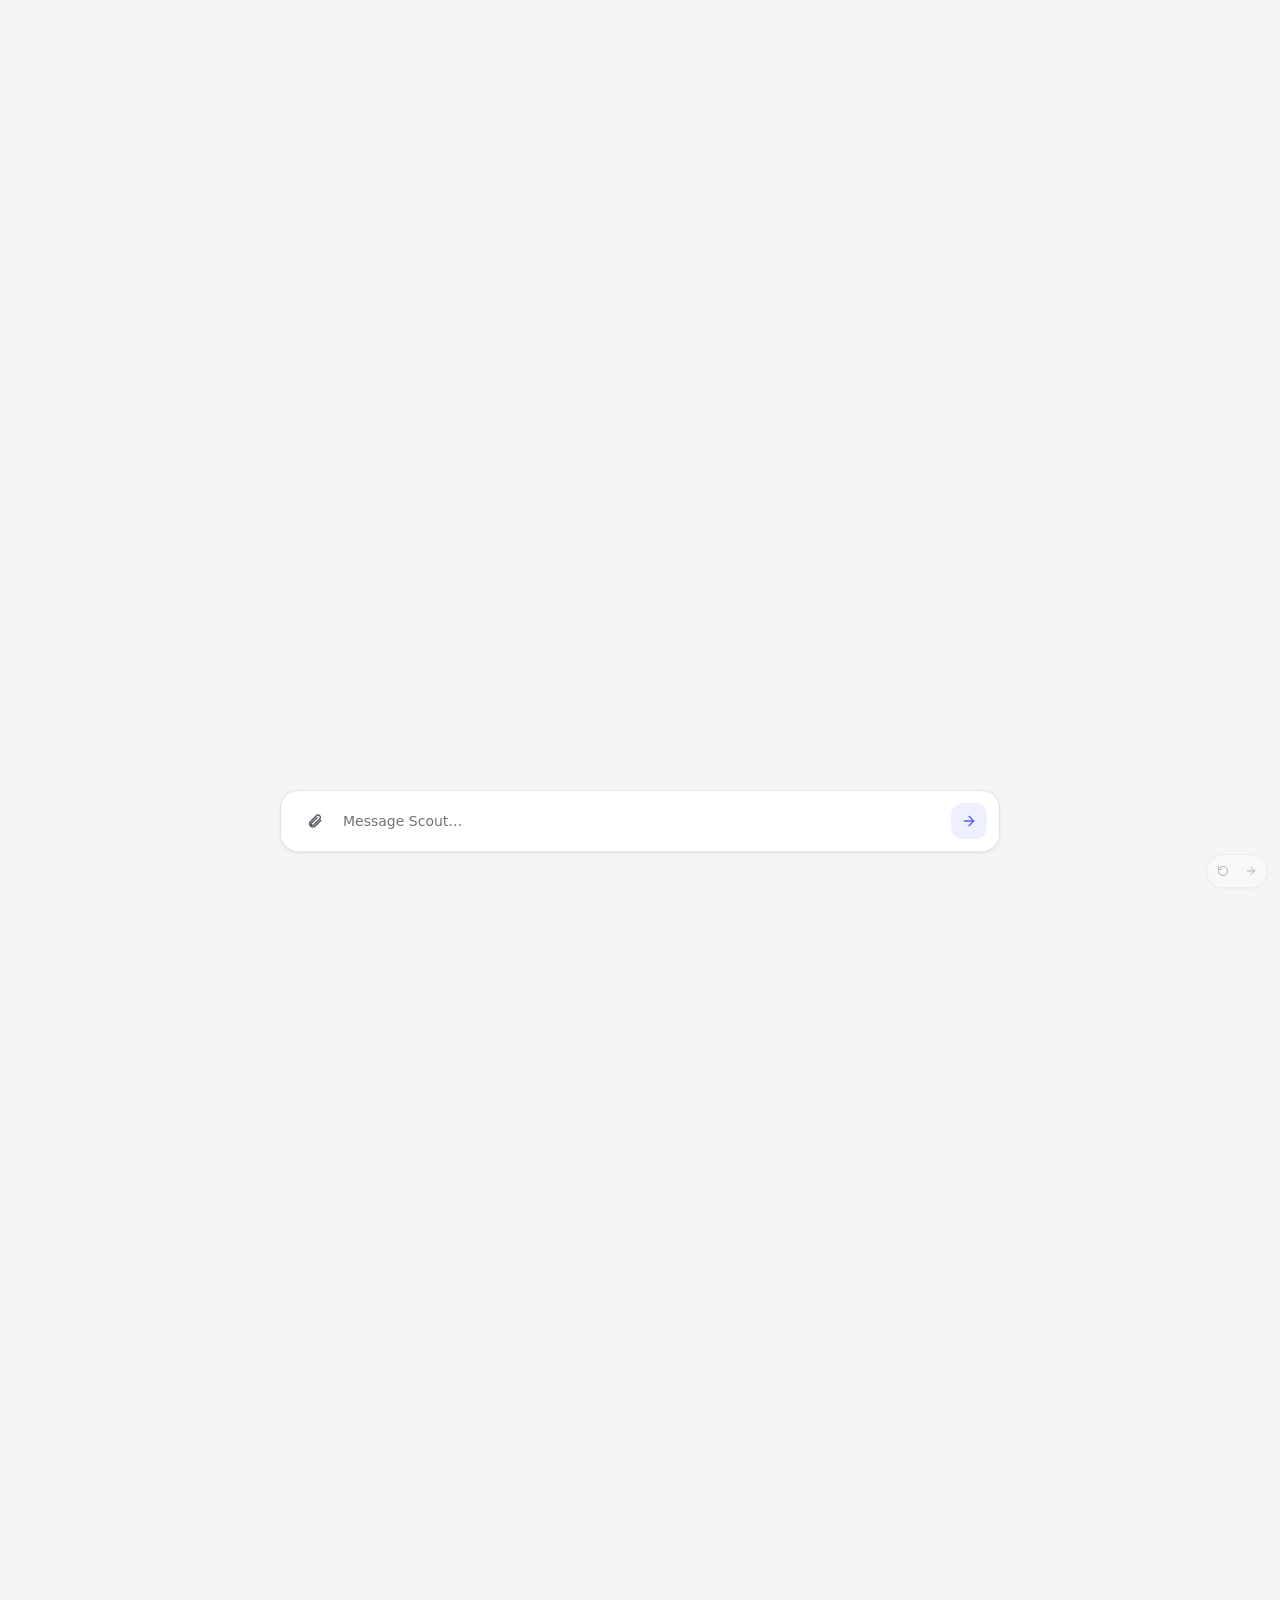
<file: index.html>
<!DOCTYPE html>
<html lang="en">
<head>
  <meta charset="UTF-8" />
  <meta http-equiv="refresh" content="0; url=/poc/index.html" />
  <link rel="canonical" href="/poc/index.html" />
  <title>Flagstaff Social</title>
  <style>
    body { font-family: -apple-system, BlinkMacSystemFont, "SF Pro Text", "Inter", system-ui, sans-serif; color: #52525B; padding: 2.5rem; }
    a { color: #5B5BF5; }
  </style>
</head>
<body>
  <p>Redirecting to <a href="/poc/index.html">/poc/index.html</a>…</p>
</body>
</html>
</file>
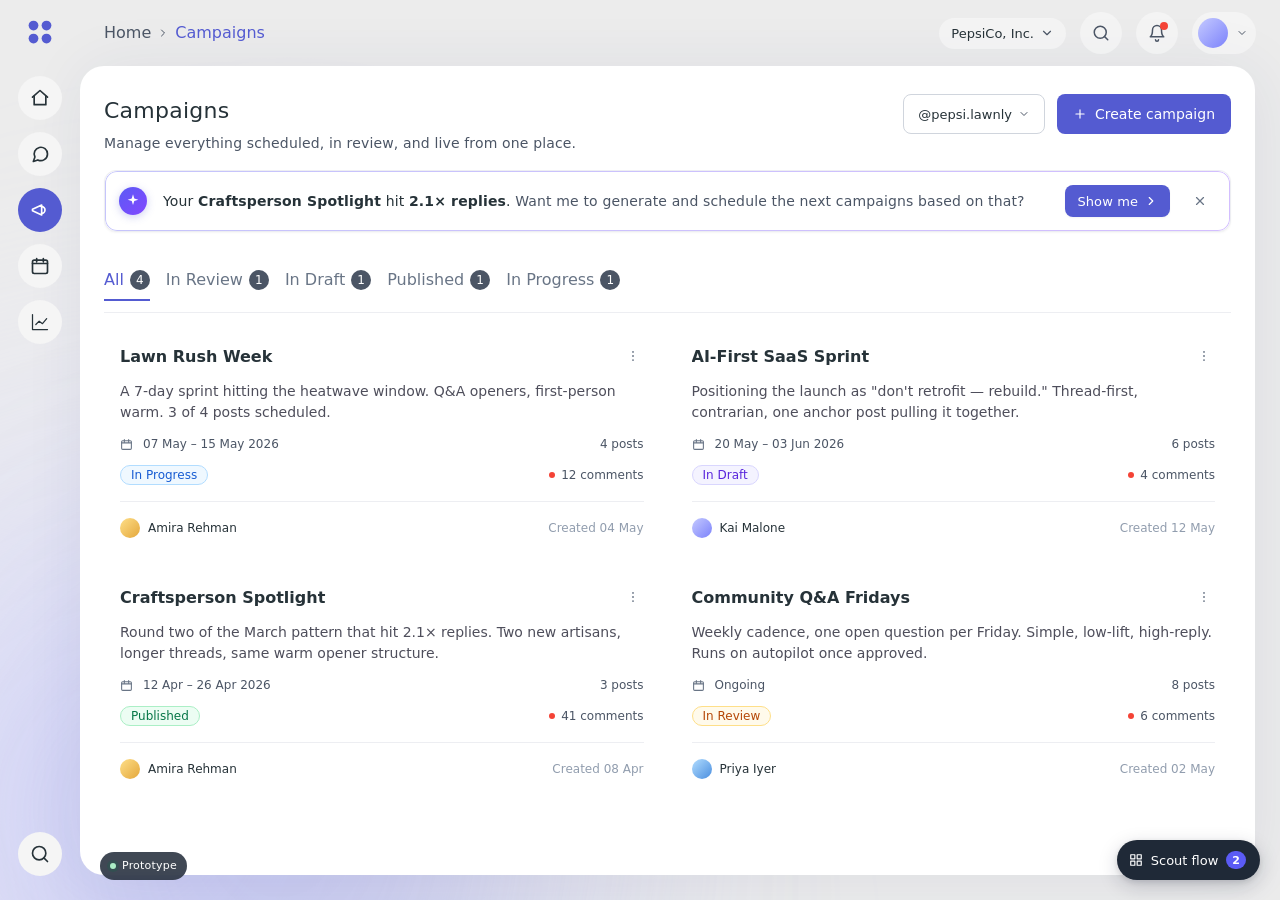
<file: designs/index.html>
<!doctype html>
<html lang="en">
<head>
<meta charset="utf-8" />
<meta name="viewport" content="width=device-width, initial-scale=1" />
<title>Campaigns · Scout flow prototype</title>
<link rel="stylesheet" href="./_shared.css" />
<link rel="stylesheet" href="./_prototype.css" />
<link rel="stylesheet" href="./_campaigns-components.css?v=7" />
<style>
  body.mode-campaigns { background: var(--camp-surface-canvas, #ECECEC); }

  .p0-header { padding: 12px 0 16px; }
  .p0-header .panel__title { font-size: 22px; font-weight: 500; letter-spacing: 0.25px; color: var(--camp-text-primary); }
  .p0-header .panel__subtitle { font-size: 14px; color: var(--camp-text-secondary); margin-top: 6px; letter-spacing: 0.15px; }
  .p0-header .btn { height: 40px; padding: 0 16px; font-size: 14px; }
  .p0-header .btn svg { width: 14px; height: 14px; }
  .acct-switch {
    display: inline-flex; align-items: center; gap: 6px;
    height: 40px; padding: 0 14px;
    border-radius: var(--camp-radius-btn);
    background: var(--camp-surface);
    border: 1px solid var(--camp-border-input);
    color: var(--camp-text-primary);
    font-size: 13px; font-weight: 500;
  }
  .acct-switch svg { width: 12px; height: 12px; color: var(--camp-text-secondary); }

  .p0-tabs { margin-top: 16px; padding-bottom: 12px; }

  .p0-grid {
    display: grid;
    grid-template-columns: repeat(2, minmax(0, 1fr));
    gap: 16px;
    padding: 16px 0 0;
  }
  @media (max-width: 640px) {
    .p0-grid { grid-template-columns: 1fr; }
  }

  .p0-card { cursor: pointer; }
  .p0-card:focus-visible {
    outline: 2px solid var(--camp-primary);
    outline-offset: 2px;
  }
  .p0-card .card__desc { color: var(--camp-text-quiet); }
  .p0-card .card__meta { font-size: 12px; color: var(--camp-text-secondary); }
  .p0-card .card__meta .p0-meta__left { display: inline-flex; align-items: center; gap: 6px; }
  .p0-card .card__meta .p0-meta__left svg { width: 13px; height: 13px; color: var(--camp-text-tertiary); }
  .p0-card .card__status-row {
    display: flex; justify-content: space-between; align-items: center;
  }
  .p0-card .card__comments {
    display: inline-flex; align-items: center; gap: 6px;
    font-size: 12px; color: var(--camp-text-secondary);
  }
  .p0-card .card__comments .dot {
    width: 6px; height: 6px; border-radius: 50%;
    background: var(--status-notification);
    display: inline-block;
  }
  .p0-card .card__comments--zero .dot { background: var(--camp-border-input); }
  .p0-card .card__comments--zero { color: var(--camp-text-timestamp); }
  .p0-card .card__author-avatar { background: linear-gradient(135deg, #C5CAFF, #7C82FB); }
  .p0-card .card__author-avatar--warm { background: linear-gradient(135deg, #FEDF89, #E4A73B); }
  .p0-card .card__author-avatar--cool { background: linear-gradient(135deg, #B2DDFF, #4A8EDF); }
</style>
</head>
<body class="mode-campaigns">

<!-- Icon sprite -->
<svg width="0" height="0" style="position:absolute" aria-hidden="true">
  <defs>
    <symbol id="i-logo" viewBox="0 0 32 32"><circle cx="8" cy="8" r="6" fill="currentColor"/><circle cx="24" cy="8" r="6" fill="currentColor"/><circle cx="8" cy="24" r="6" fill="currentColor"/><circle cx="24" cy="24" r="6" fill="currentColor"/></symbol>
    <symbol id="i-home" viewBox="0 0 24 24" fill="none" stroke="currentColor" stroke-width="2" stroke-linecap="round" stroke-linejoin="round"><path d="M3 11l9-8 9 8"/><path d="M5 10v10h14V10"/></symbol>
    <symbol id="i-chat" viewBox="0 0 24 24" fill="none" stroke="currentColor" stroke-width="2" stroke-linecap="round" stroke-linejoin="round"><path d="M21 12a8 8 0 0 1-11.6 7.1L4 21l1.9-5.4A8 8 0 1 1 21 12z"/></symbol>
    <symbol id="i-megaphone" viewBox="0 0 24 24" fill="none" stroke="currentColor" stroke-width="2" stroke-linecap="round" stroke-linejoin="round"><path d="M3 11v2l11 5V6L3 11z"/><path d="M14 8a4 4 0 0 1 0 8"/></symbol>
    <symbol id="i-cal" viewBox="0 0 24 24" fill="none" stroke="currentColor" stroke-width="2" stroke-linecap="round" stroke-linejoin="round"><rect x="3" y="5" width="18" height="16" rx="2"/><path d="M3 9h18M8 3v4M16 3v4"/></symbol>
    <symbol id="i-analytics" viewBox="0 0 24 24" fill="none" stroke="currentColor" stroke-width="1.5" stroke-linecap="round" stroke-linejoin="round"><path d="M3 3v18h18"/><path d="M7 15l4-4 4 3 5-6"/></symbol>
    <symbol id="i-search" viewBox="0 0 24 24" fill="none" stroke="currentColor" stroke-width="2" stroke-linecap="round" stroke-linejoin="round"><circle cx="11" cy="11" r="8"/><line x1="21" y1="21" x2="16.65" y2="16.65"/></symbol>
    <symbol id="i-bell" viewBox="0 0 24 24" fill="none" stroke="currentColor" stroke-width="2" stroke-linecap="round" stroke-linejoin="round"><path d="M6 8a6 6 0 1 1 12 0c0 7 3 9 3 9H3s3-2 3-9"/><path d="M10 21a2 2 0 0 0 4 0"/></symbol>
    <symbol id="i-chevron-down" viewBox="0 0 24 24" fill="none" stroke="currentColor" stroke-width="2" stroke-linecap="round" stroke-linejoin="round"><polyline points="6 9 12 15 18 9"/></symbol>
    <symbol id="i-chevron-right" viewBox="0 0 24 24" fill="none" stroke="currentColor" stroke-width="2" stroke-linecap="round" stroke-linejoin="round"><polyline points="9 6 15 12 9 18"/></symbol>
    <symbol id="i-arrow-right" viewBox="0 0 24 24" fill="none" stroke="currentColor" stroke-width="2" stroke-linecap="round" stroke-linejoin="round"><line x1="5" y1="12" x2="19" y2="12"/><polyline points="12 5 19 12 12 19"/></symbol>
    <symbol id="i-plus" viewBox="0 0 24 24" fill="none" stroke="currentColor" stroke-width="2" stroke-linecap="round" stroke-linejoin="round"><line x1="12" y1="5" x2="12" y2="19"/><line x1="5" y1="12" x2="19" y2="12"/></symbol>
    <symbol id="i-kebab" viewBox="0 0 24 24" fill="currentColor"><circle cx="12" cy="5" r="1.6"/><circle cx="12" cy="12" r="1.6"/><circle cx="12" cy="19" r="1.6"/></symbol>
    <symbol id="i-sparkle" viewBox="0 0 24 24" fill="currentColor"><path d="M12 2l1.9 6.1L20 10l-6.1 1.9L12 18l-1.9-6.1L4 10l6.1-1.9L12 2z"/></symbol>
    <symbol id="i-x-square" viewBox="0 0 24 24" fill="none" stroke="currentColor" stroke-width="2" stroke-linecap="round" stroke-linejoin="round"><line x1="6" y1="6" x2="18" y2="18"/><line x1="18" y1="6" x2="6" y2="18"/></symbol>
    <symbol id="i-cal-line" viewBox="0 0 24 24" fill="none" stroke="currentColor" stroke-width="1.6" stroke-linecap="round" stroke-linejoin="round"><rect x="3" y="5" width="18" height="16" rx="2"/><path d="M3 9h18M8 3v4M16 3v4"/></symbol>
  </defs>
</svg>

<div class="app mode-campaigns">
  <div class="atmosphere" aria-hidden="true">
    <div class="atmosphere__blob atmosphere__blob--violet"></div>
    <div class="atmosphere__blob atmosphere__blob--indigo"></div>
  </div>

  <aside class="sidebar">
    <div class="sidebar__logo"><svg width="26" height="26"><use href="#i-logo"/></svg></div>
    <nav class="sidebar__nav">
      <button class="sidebar__btn" title="Home"><svg><use href="#i-home"/></svg></button>
      <button class="sidebar__btn" title="Scout"><svg><use href="#i-chat"/></svg></button>
      <button class="sidebar__btn is-active" title="Campaigns"><svg><use href="#i-megaphone"/></svg></button>
      <button class="sidebar__btn" title="Scheduler"><svg><use href="#i-cal"/></svg></button>
      <button class="sidebar__btn" title="Analytics"><svg><use href="#i-analytics"/></svg></button>
    </nav>
    <div class="sidebar__footer">
      <button class="sidebar__btn" title="Search"><svg><use href="#i-search"/></svg></button>
    </div>
  </aside>

  <main>
    <header class="topbar">
      <div class="topbar__breadcrumb">
        Home <svg width="12" height="12"><use href="#i-chevron-right"/></svg>
        <b>Campaigns</b>
      </div>
      <div class="topbar__right">
        <button class="topbar__acct-switch">
          PepsiCo, Inc.
          <svg><use href="#i-chevron-down"/></svg>
        </button>
        <button class="topbar__icon-btn" aria-label="Search"><svg><use href="#i-search"/></svg></button>
        <button class="topbar__icon-btn" aria-label="Notifications">
          <svg><use href="#i-bell"/></svg>
          <span class="topbar__dot"></span>
        </button>
        <div class="topbar__avatar">
          <div class="topbar__avatar-img"></div>
          <svg width="12" height="12" style="color:#4B5565"><use href="#i-chevron-down"/></svg>
        </div>
      </div>
    </header>

    <section class="panel">
      <div class="panel__header p0-header">
        <div class="panel__heading">
          <h1 class="panel__title">Campaigns</h1>
          <p class="panel__subtitle">Manage everything scheduled, in review, and live from one place.</p>
        </div>
        <div class="panel__actions">
          <button class="acct-switch">
            @pepsi.lawnly
            <svg><use href="#i-chevron-down"/></svg>
          </button>
          <button class="btn" data-goto="./create-campaign.html">
            <svg><use href="#i-plus"/></svg>
            Create campaign
          </button>
        </div>
      </div>

      <div class="scout-strip" id="scout-strip">
        <span class="scout-strip__badge" aria-hidden="true">
          <svg viewBox="0 0 24 24" fill="none"><use href="#i-sparkle"/></svg>
        </span>
        <div class="scout-strip__body">
          Your <b>Craftsperson Spotlight</b> hit <b>2.1&times; replies</b>.
          <span class="scout-strip__muted">Want me to generate and schedule the next campaigns based on that?</span>
        </div>
        <button class="scout-strip__cta" type="button" data-scout-open>
          Show me
          <svg viewBox="0 0 24 24" fill="none"><use href="#i-chevron-right"/></svg>
        </button>
        <button class="scout-strip__close" type="button" aria-label="Dismiss" data-scout-dismiss>
          <svg viewBox="0 0 24 24" fill="none"><use href="#i-x-square"/></svg>
        </button>
      </div>

      <div class="tabs p0-tabs">
        <button type="button" class="tab is-active">All <span class="tab__count">4</span></button>
        <button type="button" class="tab">In Review <span class="tab__count">1</span></button>
        <button type="button" class="tab">In Draft <span class="tab__count">1</span></button>
        <button type="button" class="tab">Published <span class="tab__count">1</span></button>
        <button type="button" class="tab">In Progress <span class="tab__count">1</span></button>
      </div>

      <div class="p0-grid">

        <article class="card p0-card" data-goto="./phase-2-review.html" role="button" tabindex="0" aria-labelledby="camp-title-lawn">
          <header class="card__head">
            <h3 class="card__title" id="camp-title-lawn">Lawn Rush Week</h3>
            <button class="card__kebab" aria-label="More options"><svg width="14" height="14"><use href="#i-kebab"/></svg></button>
          </header>
          <p class="card__desc">A 7-day sprint hitting the heatwave window. Q&amp;A openers, first-person warm. 3 of 4 posts scheduled.</p>
          <div class="card__meta">
            <span class="p0-meta__left"><svg><use href="#i-cal"/></svg>07 May – 15 May 2026</span>
            <span>4 posts</span>
          </div>
          <div class="card__status-row">
            <span class="status-badge status-badge--progress">In Progress</span>
            <span class="card__comments"><span class="dot"></span>12 comments</span>
          </div>
          <div class="card__divider"></div>
          <div class="card__foot">
            <div class="card__author">
              <span class="card__author-avatar card__author-avatar--warm"></span>
              Amira Rehman
            </div>
            <span class="card__timestamp">Created 04 May</span>
          </div>
        </article>

        <article class="card p0-card" data-goto="./phase-2-review.html" role="button" tabindex="0" aria-labelledby="camp-title-ai">
          <header class="card__head">
            <h3 class="card__title" id="camp-title-ai">AI-First SaaS Sprint</h3>
            <button class="card__kebab" aria-label="More options"><svg width="14" height="14"><use href="#i-kebab"/></svg></button>
          </header>
          <p class="card__desc">Positioning the launch as "don't retrofit — rebuild." Thread-first, contrarian, one anchor post pulling it together.</p>
          <div class="card__meta">
            <span class="p0-meta__left"><svg><use href="#i-cal"/></svg>20 May – 03 Jun 2026</span>
            <span>6 posts</span>
          </div>
          <div class="card__status-row">
            <span class="status-badge status-badge--draft">In Draft</span>
            <span class="card__comments"><span class="dot"></span>4 comments</span>
          </div>
          <div class="card__divider"></div>
          <div class="card__foot">
            <div class="card__author">
              <span class="card__author-avatar"></span>
              Kai Malone
            </div>
            <span class="card__timestamp">Created 12 May</span>
          </div>
        </article>

        <article class="card p0-card" data-goto="./phase-2-review.html" role="button" tabindex="0" aria-labelledby="camp-title-craft">
          <header class="card__head">
            <h3 class="card__title" id="camp-title-craft">Craftsperson Spotlight</h3>
            <button class="card__kebab" aria-label="More options"><svg width="14" height="14"><use href="#i-kebab"/></svg></button>
          </header>
          <p class="card__desc">Round two of the March pattern that hit 2.1× replies. Two new artisans, longer threads, same warm opener structure.</p>
          <div class="card__meta">
            <span class="p0-meta__left"><svg><use href="#i-cal"/></svg>12 Apr – 26 Apr 2026</span>
            <span>3 posts</span>
          </div>
          <div class="card__status-row">
            <span class="status-badge status-badge--published">Published</span>
            <span class="card__comments"><span class="dot"></span>41 comments</span>
          </div>
          <div class="card__divider"></div>
          <div class="card__foot">
            <div class="card__author">
              <span class="card__author-avatar card__author-avatar--warm"></span>
              Amira Rehman
            </div>
            <span class="card__timestamp">Created 08 Apr</span>
          </div>
        </article>

        <article class="card p0-card" data-goto="./phase-2-review.html" role="button" tabindex="0" aria-labelledby="camp-title-qa">
          <header class="card__head">
            <h3 class="card__title" id="camp-title-qa">Community Q&amp;A Fridays</h3>
            <button class="card__kebab" aria-label="More options"><svg width="14" height="14"><use href="#i-kebab"/></svg></button>
          </header>
          <p class="card__desc">Weekly cadence, one open question per Friday. Simple, low-lift, high-reply. Runs on autopilot once approved.</p>
          <div class="card__meta">
            <span class="p0-meta__left"><svg><use href="#i-cal"/></svg>Ongoing</span>
            <span>8 posts</span>
          </div>
          <div class="card__status-row">
            <span class="status-badge status-badge--review">In Review</span>
            <span class="card__comments"><span class="dot"></span>6 comments</span>
          </div>
          <div class="card__divider"></div>
          <div class="card__foot">
            <div class="card__author">
              <span class="card__author-avatar card__author-avatar--cool"></span>
              Priya Iyer
            </div>
            <span class="card__timestamp">Created 02 May</span>
          </div>
        </article>

      </div>
    </section>

    <div class="side-panel__backdrop" id="scout-backdrop" aria-hidden="true"></div>
    <aside class="side-panel" id="scout-panel" aria-hidden="true" role="dialog" aria-labelledby="scout-panel-title">
      <div class="side-panel__header">
        <span class="side-panel__badge" aria-hidden="true">
          <svg viewBox="0 0 24 24" fill="none"><use href="#i-sparkle"/></svg>
        </span>
        <div class="side-panel__heading">
          <h2 class="side-panel__title" id="scout-panel-title">Here's what I'd run next</h2>
          <p class="side-panel__sub">Based on Craftsperson Spotlight, your knowledge base, and this week's trends.</p>
        </div>
        <button class="side-panel__close" type="button" aria-label="Close" data-scout-close>
          <svg viewBox="0 0 24 24" fill="none"><use href="#i-x-square"/></svg>
        </button>
      </div>
      <div class="side-panel__body">
        <a class="gencard" href="./create-campaign.html?seed=Heatwave%20hydration%20sprint" data-goto="./create-campaign.html?seed=Heatwave%20hydration%20sprint">
          <div class="gencard__head">
            <span class="gencard__axis">Reactive</span>
          </div>
          <h3 class="gencard__title">Heatwave hydration sprint</h3>
          <p class="gencard__why">Ninety-degree stretch lands Thursday. Craftsperson tone rides the local angle without pivoting off-brand.</p>
          <div class="gencard__meta">
            <span class="gencard__meta-chip">
              <svg viewBox="0 0 24 24" fill="none"><use href="#i-cal-line"/></svg>
              4 posts
            </span>
            <span class="gencard__meta-sep"></span>
            <span class="gencard__meta-chip">Runs Thu&ndash;Sun</span>
          </div>
        </a>

        <a class="gencard" href="./create-campaign.html?seed=Craftsperson%20Spotlight%2C%20chapter%20two" data-goto="./create-campaign.html?seed=Craftsperson%20Spotlight%2C%20chapter%20two">
          <div class="gencard__head">
            <span class="gencard__axis">Echo</span>
          </div>
          <h3 class="gencard__title">Craftsperson Spotlight, chapter two</h3>
          <p class="gencard__why">The format doubled replies. Another five profiles are ready in the KB with matching cadence and voice.</p>
          <div class="gencard__meta">
            <span class="gencard__meta-chip">
              <svg viewBox="0 0 24 24" fill="none"><use href="#i-cal-line"/></svg>
              5 posts
            </span>
            <span class="gencard__meta-sep"></span>
            <span class="gencard__meta-chip">Weekly cadence</span>
          </div>
        </a>

        <a class="gencard" href="./create-campaign.html?seed=Q%26A%20Fridays%3A%20apprentice%20edition" data-goto="./create-campaign.html?seed=Q%26A%20Fridays%3A%20apprentice%20edition">
          <div class="gencard__head">
            <span class="gencard__axis">Experiment</span>
          </div>
          <h3 class="gencard__title">Q&amp;A Fridays: apprentice edition</h3>
          <p class="gencard__why">Q&amp;A Fridays is trending upward. Testing an apprentice-led thread targets the 18&ndash;24 slice you're underweight in.</p>
          <div class="gencard__meta">
            <span class="gencard__meta-chip">
              <svg viewBox="0 0 24 24" fill="none"><use href="#i-cal-line"/></svg>
              3 posts
            </span>
            <span class="gencard__meta-sep"></span>
            <span class="gencard__meta-chip">One-off</span>
          </div>
        </a>
      </div>
      <div class="side-panel__foot">
        <form class="chat-composer" id="scout-composer" autocomplete="off">
          <button class="chat-composer__attach" type="button" aria-label="Attach">
            <svg viewBox="0 0 24 24" fill="none" stroke="currentColor" stroke-width="1.6" stroke-linecap="round" stroke-linejoin="round"><path d="M21 12.5l-8.5 8.5a5 5 0 0 1-7-7l9-9a3.5 3.5 0 1 1 5 5l-9 9a2 2 0 1 1-2.8-2.8L15 9"/></svg>
          </button>
          <input class="chat-composer__input" type="text" placeholder="Ask Scout for a different direction..." />
          <button class="chat-composer__send" type="submit" aria-label="Send">
            <svg viewBox="0 0 24 24" fill="none" stroke="currentColor" stroke-width="1.8" stroke-linecap="round" stroke-linejoin="round"><path d="M12 19V5"/><path d="m5 12 7-7 7 7"/></svg>
          </button>
        </form>
      </div>
    </aside>
  </main>
</div>

<script>
  (function () {
    const strip = document.getElementById('scout-strip');
    const panel = document.getElementById('scout-panel');
    const backdrop = document.getElementById('scout-backdrop');
    const composer = document.getElementById('scout-composer');
    if (!panel || !backdrop) return;

    let lastTrigger = null;

    const FOCUSABLE = 'a[href], button:not([disabled]), input:not([disabled]), [tabindex]:not([tabindex="-1"])';

    const open = () => {
      lastTrigger = document.activeElement;
      panel.classList.add('is-open');
      panel.setAttribute('aria-hidden', 'false');
      backdrop.classList.add('is-open');
      backdrop.setAttribute('aria-hidden', 'false');
      requestAnimationFrame(() => {
        const first = panel.querySelector('.side-panel__close');
        if (first) first.focus();
      });
    };
    const close = () => {
      panel.classList.remove('is-open');
      panel.setAttribute('aria-hidden', 'true');
      backdrop.classList.remove('is-open');
      backdrop.setAttribute('aria-hidden', 'true');
      if (lastTrigger && typeof lastTrigger.focus === 'function') {
        lastTrigger.focus();
      }
    };

    // Kebab menu stops click from bubbling into card navigation.
    document.addEventListener('click', (e) => {
      const kebab = e.target.closest('.card__kebab');
      if (kebab) { e.preventDefault(); e.stopPropagation(); return; }

      const openBtn = e.target.closest('[data-scout-open]');
      const closeBtn = e.target.closest('[data-scout-close]');
      const dismissBtn = e.target.closest('[data-scout-dismiss]');
      if (openBtn) { e.preventDefault(); e.stopPropagation(); open(); return; }
      if (closeBtn) { e.preventDefault(); e.stopPropagation(); close(); return; }
      if (dismissBtn) {
        e.preventDefault(); e.stopPropagation();
        if (!strip) return;
        // Animated collapse before removal.
        strip.style.maxHeight = strip.scrollHeight + 'px';
        strip.style.overflow = 'hidden';
        strip.style.transition =
          'max-height var(--duration-base) var(--ease-standard),' +
          ' opacity var(--duration-base) var(--ease-standard),' +
          ' margin-block var(--duration-base) var(--ease-standard),' +
          ' padding-block var(--duration-base) var(--ease-standard)';
        requestAnimationFrame(() => {
          strip.style.maxHeight = '0px';
          strip.style.opacity = '0';
          strip.style.marginBlock = '0';
          strip.style.paddingBlock = '0';
        });
        strip.addEventListener('transitionend', () => { strip.style.display = 'none'; }, { once: true });
      }
    });
    backdrop.addEventListener('click', close);

    // ESC dismiss + tab-trap within the panel.
    document.addEventListener('keydown', (e) => {
      if (!panel.classList.contains('is-open')) return;
      if (e.key === 'Escape') { close(); return; }
      if (e.key === 'Tab') {
        const focusables = Array.from(panel.querySelectorAll(FOCUSABLE))
          .filter(el => el.offsetParent !== null || el === document.activeElement);
        if (!focusables.length) return;
        const first = focusables[0];
        const last = focusables[focusables.length - 1];
        if (e.shiftKey && document.activeElement === first) {
          e.preventDefault();
          last.focus();
        } else if (!e.shiftKey && document.activeElement === last) {
          e.preventDefault();
          first.focus();
        }
      }
    });

    if (composer) {
      const cInput = composer.querySelector('.chat-composer__input');
      const cSend = composer.querySelector('.chat-composer__send');
      const syncSend = () => { if (cSend) cSend.disabled = !((cInput && cInput.value) || '').trim(); };
      if (cInput) {
        cInput.addEventListener('input', syncSend);
        syncSend();
      }
      composer.addEventListener('submit', (e) => {
        e.preventDefault();
        const seed = ((cInput && cInput.value) || '').trim();
        const q = seed ? '?seed=' + encodeURIComponent(seed) : '';
        window.location.href = './create-campaign.html' + q;
      });
    }

    // Gencard routes to create page with the concept as seed.
    document.querySelectorAll('.gencard').forEach(card => {
      card.addEventListener('click', (e) => {
        e.preventDefault();
        e.stopPropagation();
        const title = (card.querySelector('.gencard__title')?.textContent || '').trim();
        window.location.href = './create-campaign.html' + (title ? '?seed=' + encodeURIComponent(title) : '');
      });
    });

    // Keyboard-open for cards (data-goto on non-focusable elements).
    document.addEventListener('keydown', (e) => {
      if (e.key !== 'Enter' && e.key !== ' ') return;
      const target = e.target.closest('[data-goto]');
      if (!target || target.tagName === 'A' || target.tagName === 'BUTTON') return;
      e.preventDefault();
      const dest = target.getAttribute('data-goto');
      if (dest) window.location.href = dest;
    });
  })();
</script>

<script src="./_prototype.js?v=2"></script>
</body>
</html>
</file>
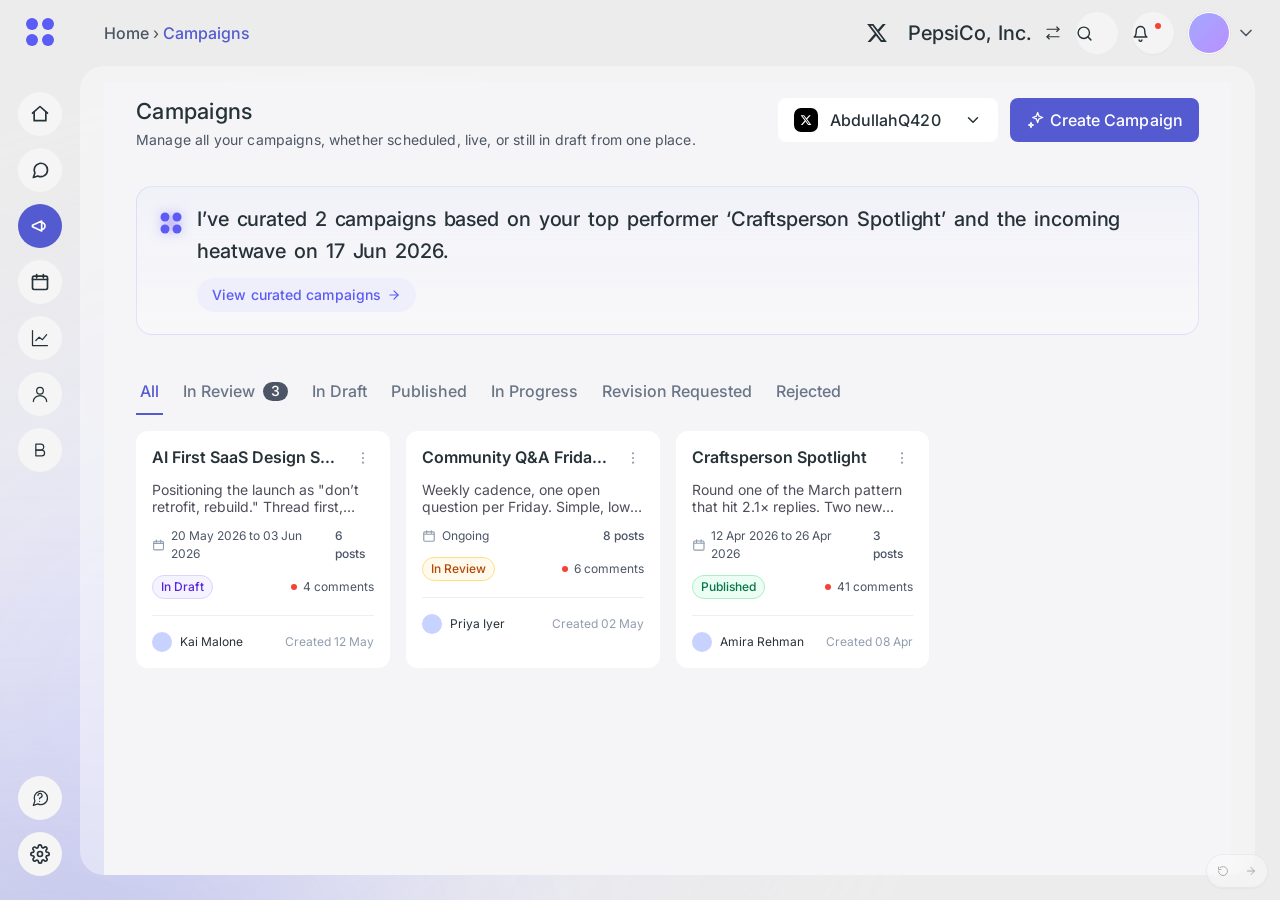
<file: poc/index.html>
<!DOCTYPE html>
<html lang="en">
<head>
  <meta charset="UTF-8" />
  <meta name="viewport" content="width=device-width, initial-scale=1" />
  <title>Flagstaff Social — Onboarding POC</title>
  <link rel="stylesheet" href="./styles.css?v=31" />
  <!-- Scout campaign flow styles — panel-scoped, safely coexists with styles.css. -->
  <link rel="stylesheet" href="../designs/_shared.css?v=2" />
  <link rel="stylesheet" href="../designs/_campaigns-components.css?v=4" />
  <link rel="stylesheet" href="./scout-flow.css?v=24" />
</head>
<body class="mode-onboarding">
  <!-- Reusable SVG sprite (icons referenced by id from JS) -->
  <svg width="0" height="0" style="position:absolute" aria-hidden="true">
    <defs>
      <symbol id="i-sparkle" viewBox="0 0 24 24" fill="none" stroke="currentColor" stroke-width="2" stroke-linecap="round" stroke-linejoin="round"><path d="M12 3l1.6 4.6L18 9l-4.4 1.4L12 15l-1.6-4.6L6 9l4.4-1.4L12 3z"/><path d="M19 14l.7 1.8L21 16.5l-1.3.7L19 19l-.7-1.8L17 16.5l1.3-.7L19 14z"/></symbol>
      <!-- Icons used by injected Scout panels (§3.14 postrow, §3.16 ddmenu, etc.) -->
      <symbol id="i-arrow-up-right" viewBox="0 0 14 14" fill="none" stroke="currentColor" stroke-width="1.4" stroke-linecap="round" stroke-linejoin="round"><line x1="4" y1="10" x2="10" y2="4"/><polyline points="5 4 10 4 10 9"/></symbol>
      <symbol id="i-paperclip" viewBox="0 0 12 12" fill="none" stroke="currentColor" stroke-width="1.2" stroke-linecap="round" stroke-linejoin="round"><path d="M9 3.5L5 7.5c-.6.6-.6 1.5 0 2.1.6.6 1.5.6 2.1 0l4.5-4.5c1-1 1-2.6 0-3.6s-2.6-1-3.6 0L3.4 5.9c-1.4 1.4-1.4 3.6 0 5s3.6 1.4 5 0L11.5 8"/></symbol>
      <symbol id="i-file-check" viewBox="0 0 20 20" fill="none" stroke="currentColor" stroke-width="1.66667" stroke-linecap="round" stroke-linejoin="round"><path d="M12.5 1.7H5A1.7 1.7 0 0 0 3.3 3.3v13.4A1.7 1.7 0 0 0 5 18.3h10a1.7 1.7 0 0 0 1.7-1.7V5.8L12.5 1.7z"/><polyline points="11.7 1.7 11.7 5.8 15.8 5.8"/><polyline points="6.7 11.7 8.3 13.3 12.5 9.2"/></symbol>
      <symbol id="i-columns" viewBox="0 0 20 20" fill="none" stroke="currentColor" stroke-width="1.66667" stroke-linecap="round" stroke-linejoin="round"><rect x="2.5" y="2.5" width="15" height="15" rx="2"/><line x1="10" y1="2.5" x2="10" y2="17.5"/></symbol>
      <symbol id="i-x-square" viewBox="0 0 20 20" fill="none" stroke="currentColor" stroke-width="1.66667" stroke-linecap="round" stroke-linejoin="round"><rect x="2.5" y="2.5" width="15" height="15" rx="2"/><line x1="7.5" y1="7.5" x2="12.5" y2="12.5"/><line x1="12.5" y1="7.5" x2="7.5" y2="12.5"/></symbol>
      <symbol id="i-minus-sq" viewBox="0 0 18 18" fill="none" stroke="currentColor" stroke-width="1.5" stroke-linecap="round" stroke-linejoin="round"><rect x="2.25" y="2.25" width="13.5" height="13.5" rx="2"/><line x1="6" y1="9" x2="12" y2="9"/></symbol>
      <symbol id="i-home" viewBox="0 0 24 24" fill="none" stroke="currentColor" stroke-width="2" stroke-linecap="round" stroke-linejoin="round"><path d="M3 11l9-8 9 8"/><path d="M5 10v10h14V10"/></symbol>
      <symbol id="i-user" viewBox="0 0 24 24" fill="none" stroke="currentColor" stroke-width="2" stroke-linecap="round" stroke-linejoin="round"><circle cx="12" cy="8" r="4"/><path d="M4 21c0-4 4-7 8-7s8 3 8 7"/></symbol>
      <symbol id="i-chat" viewBox="0 0 24 24" fill="none" stroke="currentColor" stroke-width="2" stroke-linecap="round" stroke-linejoin="round"><path d="M21 12a8 8 0 0 1-11.6 7.1L4 21l1.9-5.4A8 8 0 1 1 21 12z"/></symbol>
      <symbol id="i-megaphone" viewBox="0 0 24 24" fill="none" stroke="currentColor" stroke-width="2" stroke-linecap="round" stroke-linejoin="round"><path d="M3 11v2l11 5V6L3 11z"/><path d="M14 8a4 4 0 0 1 0 8"/></symbol>
      <symbol id="i-cal" viewBox="0 0 24 24" fill="none" stroke="currentColor" stroke-width="2" stroke-linecap="round" stroke-linejoin="round"><rect x="3" y="5" width="18" height="16" rx="2"/><path d="M3 9h18M8 3v4M16 3v4"/></symbol>
      <symbol id="i-settings" viewBox="0 0 24 24" fill="none" stroke="currentColor" stroke-width="2" stroke-linecap="round" stroke-linejoin="round"><circle cx="12" cy="12" r="3"/><path d="M19.4 15a1.7 1.7 0 0 0 .3 1.8l.1.1a2 2 0 1 1-2.8 2.8l-.1-.1a1.7 1.7 0 0 0-1.8-.3 1.7 1.7 0 0 0-1 1.5V21a2 2 0 1 1-4 0v-.1a1.7 1.7 0 0 0-1-1.5 1.7 1.7 0 0 0-1.8.3l-.1.1a2 2 0 1 1-2.8-2.8l.1-.1a1.7 1.7 0 0 0 .3-1.8 1.7 1.7 0 0 0-1.5-1H3a2 2 0 1 1 0-4h.1a1.7 1.7 0 0 0 1.5-1 1.7 1.7 0 0 0-.3-1.8l-.1-.1a2 2 0 1 1 2.8-2.8l.1.1a1.7 1.7 0 0 0 1.8.3h0a1.7 1.7 0 0 0 1-1.5V3a2 2 0 1 1 4 0v.1c0 .7.4 1.3 1 1.5h0a1.7 1.7 0 0 0 1.8-.3l.1-.1a2 2 0 1 1 2.8 2.8l-.1.1a1.7 1.7 0 0 0-.3 1.8v0c.2.6.8 1 1.5 1H21a2 2 0 1 1 0 4h-.1c-.7 0-1.3.4-1.5 1z"/></symbol>
      <symbol id="i-bell" viewBox="0 0 24 24" fill="none" stroke="currentColor" stroke-width="2" stroke-linecap="round" stroke-linejoin="round"><path d="M6 8a6 6 0 1 1 12 0c0 7 3 9 3 9H3s3-2 3-9"/><path d="M10 21a2 2 0 0 0 4 0"/></symbol>
      <symbol id="i-chevron-down" viewBox="0 0 24 24" fill="none" stroke="currentColor" stroke-width="2" stroke-linecap="round" stroke-linejoin="round"><polyline points="6 9 12 15 18 9"/></symbol>
      <symbol id="i-chevron-right" viewBox="0 0 24 24" fill="none" stroke="currentColor" stroke-width="2" stroke-linecap="round" stroke-linejoin="round"><polyline points="9 6 15 12 9 18"/></symbol>
      <symbol id="i-bolt" viewBox="0 0 24 24" fill="currentColor"><path d="M13 2 3 14h7l-1 8 10-12h-7l1-8z"/></symbol>
      <symbol id="i-flame" viewBox="0 0 24 24" fill="currentColor"><path d="M12 2s4 4 4 8a4 4 0 0 1-8 0c0-2 1-4 1-4s-3 3-3 7a6 6 0 0 0 12 0c0-5-6-11-6-11z"/></symbol>
      <symbol id="i-mountain" viewBox="0 0 24 24" fill="currentColor"><path d="M3 20 9 8l4 7 3-4 5 9H3z"/></symbol>
      <symbol id="i-anchor" viewBox="0 0 24 24" fill="none" stroke="currentColor" stroke-width="2" stroke-linecap="round" stroke-linejoin="round"><circle cx="12" cy="5" r="2"/><line x1="12" y1="7" x2="12" y2="22"/><path d="M5 12a7 7 0 0 0 14 0"/><line x1="3" y1="12" x2="7" y2="12"/><line x1="17" y1="12" x2="21" y2="12"/></symbol>
      <symbol id="i-compass" viewBox="0 0 24 24" fill="none" stroke="currentColor" stroke-width="2" stroke-linecap="round" stroke-linejoin="round"><circle cx="12" cy="12" r="10"/><polygon points="16.24 7.76 14.12 14.12 7.76 16.24 9.88 9.88 16.24 7.76" fill="currentColor"/></symbol>
      <symbol id="i-diamond" viewBox="0 0 24 24" fill="currentColor"><path d="M12 2 3 9l9 13 9-13z"/></symbol>
      <symbol id="i-brain" viewBox="0 0 22 22" fill="none" stroke="currentColor" stroke-width="2" stroke-linecap="round" stroke-linejoin="round"><path d="M11 17.0001V4.00013M11 4.00013C11 3.53996 11.1058 3.08595 11.3093 2.67322C11.5129 2.2605 11.8086 1.90012 12.1737 1.61998C12.5387 1.33983 12.9634 1.14743 13.4147 1.05765C13.866 0.96787 14.332 0.983122 14.7765 1.10223C15.221 1.22133 15.6321 1.44109 15.9781 1.74451C16.324 2.04793 16.5956 2.42687 16.7717 2.85203C16.9478 3.27718 17.0237 3.73714 16.9936 4.19633C16.9635 4.65551 16.8281 5.10162 16.598 5.50013M11 4.00013C11 3.53996 10.8942 3.08595 10.6907 2.67322C10.4871 2.2605 10.1914 1.90012 9.82633 1.61998C9.46126 1.33983 9.03663 1.14743 8.5853 1.05765C8.13396 0.96787 7.66803 0.983122 7.22353 1.10223C6.77904 1.22133 6.3679 1.44109 6.02193 1.74451C5.67596 2.04793 5.40442 2.42687 5.22833 2.85203C5.05224 3.27718 4.97632 3.73714 5.00643 4.19633C5.03655 4.65551 5.17189 5.10162 5.402 5.50013M14 12.0001C13.1348 11.7472 12.3748 11.2208 11.834 10.4996C11.2932 9.7785 11.0005 8.90154 11 8.00013C10.9995 8.90154 10.7068 9.7785 10.166 10.4996C9.62516 11.2208 8.8652 11.7472 8 12.0001"/><path d="M16.9961 4.125C17.5839 4.27614 18.1296 4.55905 18.5919 4.95231C19.0541 5.34557 19.4209 5.83887 19.6643 6.39485C19.9076 6.95082 20.0213 7.55489 19.9967 8.16131C19.9721 8.76773 19.8098 9.36059 19.5221 9.895"/><path d="M17 17.0001C17.8805 17.0001 18.7364 16.7095 18.4349 16.1735C20.1335 15.6375 20.6356 14.8859 20.8635 14.0354C21.0914 13.1849 21.0323 12.283 20.6954 11.4695C20.3585 10.656 19.7625 9.97642 19 9.53613"/><path d="M18.967 16.4829C19.0371 17.0251 18.9953 17.576 18.8441 18.1014C18.693 18.6269 18.4357 19.1157 18.0882 19.5379C17.7407 19.96 17.3104 20.3064 16.8238 20.5557C16.3372 20.805 15.8046 20.9518 15.259 20.9872C14.7134 21.0227 14.1664 20.9458 13.6516 20.7615C13.1369 20.5772 12.6654 20.2893 12.2662 19.9157C11.8671 19.542 11.5488 19.0905 11.331 18.589C11.1132 18.0875 11.0006 17.5467 11 16.9999C10.9994 17.5467 10.8867 18.0875 10.669 18.589C10.4512 19.0905 10.1329 19.542 9.73376 19.9157C9.33463 20.2893 8.86313 20.5772 8.34838 20.7615C7.83364 20.9458 7.28657 21.0227 6.74097 20.9872C6.19537 20.9518 5.66283 20.805 5.17622 20.5557C4.68961 20.3064 4.25927 19.96 3.91178 19.5379C3.56429 19.1157 3.30703 18.6269 3.15589 18.1014C3.00474 17.576 2.96291 17.0251 3.033 16.4829"/><path d="M4.99983 17.0001C4.11932 17.0001 3.26343 16.7095 2.56489 16.1735C1.86635 15.6375 1.3642 14.8859 1.1363 14.0354C0.908407 13.1849 0.967509 12.283 1.30444 11.4695C1.64137 10.656 2.23731 9.97642 2.99983 9.53613"/><path d="M5.00195 4.125C4.41415 4.27614 3.86846 4.55905 3.40618 4.95231C2.94391 5.34557 2.57719 5.83887 2.3338 6.39485C2.0904 6.95082 1.97671 7.55489 2.00134 8.16131C2.02597 8.76773 2.18827 9.36059 2.47595 9.895"/></symbol>
      <symbol id="i-link" viewBox="0 0 24 24" fill="none" stroke="currentColor" stroke-width="2" stroke-linecap="round" stroke-linejoin="round"><path d="M10 13a5 5 0 0 0 7 0l3-3a5 5 0 0 0-7-7l-1 1"/><path d="M14 11a5 5 0 0 0-7 0l-3 3a5 5 0 0 0 7 7l1-1"/></symbol>
      <symbol id="i-upload" viewBox="0 0 24 24" fill="none" stroke="currentColor" stroke-width="2" stroke-linecap="round" stroke-linejoin="round"><path d="M21 15v4a2 2 0 0 1-2 2H5a2 2 0 0 1-2-2v-4"/><polyline points="17 8 12 3 7 8"/><path d="M12 3v12"/></symbol>
      <symbol id="i-pencil" viewBox="0 0 24 24" fill="none" stroke="currentColor" stroke-width="2" stroke-linecap="round" stroke-linejoin="round"><path d="M3 17.25V21h3.75L17.81 9.94l-3.75-3.75L3 17.25zM20.71 7.04a1 1 0 0 0 0-1.41l-2.34-2.34a1 1 0 0 0-1.41 0l-1.83 1.83 3.75 3.75 1.83-1.83z"/></symbol>
      <symbol id="i-attach" viewBox="0 0 24 24" fill="none" stroke="currentColor" stroke-width="2" stroke-linecap="round" stroke-linejoin="round"><path d="M21 11l-9 9a5 5 0 0 1-7-7l9-9a3.5 3.5 0 0 1 5 5l-9 9a2 2 0 0 1-3-3l8-8"/></symbol>
      <symbol id="i-arrow-right" viewBox="0 0 24 24" fill="none" stroke="currentColor" stroke-width="2" stroke-linecap="round" stroke-linejoin="round"><line x1="5" y1="12" x2="19" y2="12"/><polyline points="12 5 19 12 12 19"/></symbol>
      <symbol id="i-check" viewBox="0 0 24 24" fill="none" stroke="currentColor" stroke-width="3" stroke-linecap="round" stroke-linejoin="round"><polyline points="5 12 10 17 19 7"/></symbol>
      <symbol id="i-warn" viewBox="0 0 24 24" fill="none" stroke="currentColor" stroke-width="2" stroke-linecap="round" stroke-linejoin="round"><path d="M10.3 3.86 1.82 18a2 2 0 0 0 1.71 3h16.94a2 2 0 0 0 1.71-3L13.71 3.86a2 2 0 0 0-3.42 0z"/><line x1="12" y1="9" x2="12" y2="13"/><line x1="12" y1="17" x2="12" y2="17"/></symbol>
      <symbol id="i-x-mark" viewBox="0 0 24 24" fill="none" stroke="currentColor" stroke-width="2" stroke-linecap="round" stroke-linejoin="round"><circle cx="12" cy="12" r="10"/><line x1="9" y1="9" x2="15" y2="15"/><line x1="15" y1="9" x2="9" y2="15"/></symbol>
      <symbol id="i-fire" viewBox="0 0 24 24" fill="none" stroke="currentColor" stroke-width="2" stroke-linecap="round" stroke-linejoin="round"><path d="M12 2s4 4 4 8a4 4 0 0 1-8 0c0-2 1-4 1-4s-3 3-3 7a6 6 0 0 0 12 0c0-5-6-11-6-11z"/></symbol>
      <symbol id="i-trend" viewBox="0 0 24 24" fill="none" stroke="currentColor" stroke-width="2" stroke-linecap="round" stroke-linejoin="round"><polyline points="3 17 9 11 13 15 21 7"/><polyline points="14 7 21 7 21 14"/></symbol>
      <symbol id="i-people" viewBox="0 0 24 24" fill="none" stroke="currentColor" stroke-width="2" stroke-linecap="round" stroke-linejoin="round"><circle cx="9" cy="8" r="3"/><path d="M3 20c0-3 3-5 6-5s6 2 6 5"/><circle cx="17" cy="9" r="2"/><path d="M15 20c0-2 2-4 4-4"/></symbol>
      <symbol id="i-x-logo" viewBox="0 0 24 24" fill="currentColor"><path d="M18.244 2.25h3.308l-7.227 8.26 8.502 11.24H16.17l-5.214-6.817L4.99 21.75H1.68l7.73-8.835L1.254 2.25H8.08l4.713 6.231 5.45-6.231zm-1.161 17.52h1.833L7.084 4.126H5.117L17.083 19.77z"/></symbol>
      <symbol id="i-individual" viewBox="0 0 24 24" fill="none" stroke="currentColor" stroke-width="2" stroke-linecap="round" stroke-linejoin="round"><circle cx="12" cy="7" r="4"/><path d="M5 21c0-4 3-7 7-7s7 3 7 7"/></symbol>
      <symbol id="i-file" viewBox="0 0 24 24" fill="none" stroke="currentColor" stroke-width="2" stroke-linecap="round" stroke-linejoin="round"><path d="M14 3H6a2 2 0 0 0-2 2v14a2 2 0 0 0 2 2h12a2 2 0 0 0 2-2V9z"/><polyline points="14 3 14 9 20 9"/></symbol>
      <!-- Flagstaff / Scout mark — 4 circles in 2x2 (uses currentColor so it themes anywhere) -->
      <symbol id="i-logo" viewBox="0 0 32 32"><circle cx="8"  cy="8"  r="6" fill="currentColor"/><circle cx="24" cy="8"  r="6" fill="currentColor"/><circle cx="8"  cy="24" r="6" fill="currentColor"/><circle cx="24" cy="24" r="6" fill="currentColor"/></symbol>
      <!-- Extra icons for narrated processing pointers -->
      <symbol id="i-bookmark" viewBox="0 0 24 24" fill="none" stroke="currentColor" stroke-width="2" stroke-linecap="round" stroke-linejoin="round"><path d="M19 21l-7-5-7 5V5a2 2 0 0 1 2-2h10a2 2 0 0 1 2 2z"/></symbol>
      <symbol id="i-tag" viewBox="0 0 24 24" fill="none" stroke="currentColor" stroke-width="2" stroke-linecap="round" stroke-linejoin="round"><path d="M20.59 13.41l-7.17 7.17a2 2 0 0 1-2.83 0L2 12V2h10l8.59 8.59a2 2 0 0 1 0 2.82z"/><line x1="7" y1="7" x2="7.01" y2="7"/></symbol>
      <symbol id="i-clock" viewBox="0 0 24 24" fill="none" stroke="currentColor" stroke-width="2" stroke-linecap="round" stroke-linejoin="round"><circle cx="12" cy="12" r="10"/><polyline points="12 6 12 12 16 14"/></symbol>
      <symbol id="i-image" viewBox="0 0 24 24" fill="none" stroke="currentColor" stroke-width="2" stroke-linecap="round" stroke-linejoin="round"><rect x="3" y="3" width="18" height="18" rx="2"/><circle cx="8.5" cy="8.5" r="1.5"/><polyline points="21 15 16 10 5 21"/></symbol>
      <symbol id="i-search" viewBox="0 0 24 24" fill="none" stroke="currentColor" stroke-width="2" stroke-linecap="round" stroke-linejoin="round"><circle cx="11" cy="11" r="8"/><line x1="21" y1="21" x2="16.65" y2="16.65"/></symbol>
      <symbol id="i-palette" viewBox="0 0 24 24" fill="none" stroke="currentColor" stroke-width="2" stroke-linecap="round" stroke-linejoin="round"><circle cx="13.5" cy="6.5" r=".5" fill="currentColor"/><circle cx="17.5" cy="10.5" r=".5" fill="currentColor"/><circle cx="8.5" cy="7.5" r=".5" fill="currentColor"/><circle cx="6.5" cy="12.5" r=".5" fill="currentColor"/><path d="M12 2C6.5 2 2 6.5 2 12s4.5 10 10 10c.926 0 1.648-.746 1.648-1.688 0-.437-.18-.835-.437-1.125-.29-.289-.438-.652-.438-1.125 0-.918.732-1.688 1.668-1.688h1.996c3.051 0 5.555-2.502 5.555-5.554C21.965 6.012 17.461 2 12 2z"/></symbol>
      <symbol id="i-grid" viewBox="0 0 24 24" fill="none" stroke="currentColor" stroke-width="2" stroke-linecap="round" stroke-linejoin="round"><rect x="3" y="3" width="7" height="7"/><rect x="14" y="3" width="7" height="7"/><rect x="14" y="14" width="7" height="7"/><rect x="3" y="14" width="7" height="7"/></symbol>
      <symbol id="i-quote" viewBox="0 0 24 24" fill="none" stroke="currentColor" stroke-width="2" stroke-linecap="round" stroke-linejoin="round"><path d="M3 21c3 0 7-1 7-8V5c0-1.25-.756-2.017-2-2H4c-1.25 0-2 .75-2 1.972V11c0 1.25.75 2 2 2 1 0 1 0 1 1v1c0 1-1 2-2 2s-1 .008-1 1.031V20c0 1 0 1 1 1z"/><path d="M15 21c3 0 7-1 7-8V5c0-1.25-.757-2.017-2-2h-4c-1.25 0-2 .75-2 1.972V11c0 1.25.75 2 2 2h.75c0 2.25.25 4-2.75 4v3c0 1 0 1 1 1z"/></symbol>
      <symbol id="i-globe" viewBox="0 0 24 24" fill="none" stroke="currentColor" stroke-width="2" stroke-linecap="round" stroke-linejoin="round"><circle cx="12" cy="12" r="10"/><line x1="2" y1="12" x2="22" y2="12"/><path d="M12 2a15.3 15.3 0 0 1 4 10 15.3 15.3 0 0 1-4 10 15.3 15.3 0 0 1-4-10 15.3 15.3 0 0 1 4-10z"/></symbol>
      <symbol id="i-lock" viewBox="0 0 24 24" fill="none" stroke="currentColor" stroke-width="2" stroke-linecap="round" stroke-linejoin="round"><rect x="3" y="11" width="18" height="11" rx="2" ry="2"/><path d="M7 11V7a5 5 0 0 1 10 0v4"/></symbol>
      <!-- Social platform marks (used in the multi-platform connect card) -->
      <symbol id="i-instagram" viewBox="0 0 24 24" fill="none" stroke="currentColor" stroke-width="2" stroke-linecap="round" stroke-linejoin="round"><rect x="2" y="2" width="20" height="20" rx="5" ry="5"/><path d="M16 11.37A4 4 0 1 1 12.63 8 4 4 0 0 1 16 11.37z"/><line x1="17.5" y1="6.5" x2="17.51" y2="6.5"/></symbol>
      <symbol id="i-facebook" viewBox="0 0 24 24" fill="currentColor"><path d="M22 12a10 10 0 1 0-11.5 9.87v-6.99H8v-2.88h2.5V9.79c0-2.47 1.47-3.83 3.71-3.83 1.08 0 2.21.19 2.21.19v2.43h-1.25c-1.23 0-1.62.76-1.62 1.55v1.86h2.76l-.44 2.88h-2.32v6.99A10 10 0 0 0 22 12z"/></symbol>
      <symbol id="i-tiktok" viewBox="0 0 24 24" fill="currentColor"><path d="M19.59 6.69a4.83 4.83 0 0 1-3.77-4.25V2h-3.45v13.67a2.89 2.89 0 0 1-5.2 1.74 2.89 2.89 0 0 1 2.31-4.64 2.93 2.93 0 0 1 .88.13V9.4a6.84 6.84 0 0 0-1-.05A6.33 6.33 0 0 0 5.8 20.1a6.34 6.34 0 0 0 10.86-4.43V8.45a8.16 8.16 0 0 0 4.77 1.52v-3.4a4.85 4.85 0 0 1-1.84-.16z"/></symbol>
      <symbol id="i-plus" viewBox="0 0 24 24" fill="none" stroke="currentColor" stroke-width="2" stroke-linecap="round" stroke-linejoin="round"><line x1="12" y1="5" x2="12" y2="19"/><line x1="5" y1="12" x2="19" y2="12"/></symbol>
      <symbol id="i-minus" viewBox="0 0 24 24" fill="none" stroke="currentColor" stroke-width="2" stroke-linecap="round" stroke-linejoin="round"><line x1="5" y1="12" x2="19" y2="12"/></symbol>
      <symbol id="i-collapse" viewBox="0 0 24 24" fill="none" stroke="currentColor" stroke-width="2" stroke-linecap="round" stroke-linejoin="round"><polyline points="20 9 15 9 15 4"/><line x1="15" y1="9" x2="21" y2="3"/><polyline points="4 15 9 15 9 20"/><line x1="9" y1="15" x2="3" y2="21"/></symbol>
      <!-- Engagement icons for the success-post teaser (X-style metrics row) -->
      <symbol id="i-heart" viewBox="0 0 24 24" fill="none" stroke="currentColor" stroke-width="2" stroke-linecap="round" stroke-linejoin="round"><path d="M20.84 4.61a5.5 5.5 0 0 0-7.78 0L12 5.67l-1.06-1.06a5.5 5.5 0 0 0-7.78 7.78l1.06 1.06L12 21.23l7.78-7.78 1.06-1.06a5.5 5.5 0 0 0 0-7.78z"/></symbol>
      <symbol id="i-repost" viewBox="0 0 24 24" fill="none" stroke="currentColor" stroke-width="2" stroke-linecap="round" stroke-linejoin="round"><polyline points="17 1 21 5 17 9"/><path d="M3 11V9a4 4 0 0 1 4-4h14"/><polyline points="7 23 3 19 7 15"/><path d="M21 13v2a4 4 0 0 1-4 4H3"/></symbol>
      <symbol id="i-reply" viewBox="0 0 24 24" fill="none" stroke="currentColor" stroke-width="2" stroke-linecap="round" stroke-linejoin="round"><path d="M21 11.5a8.38 8.38 0 0 1-.9 3.8 8.5 8.5 0 0 1-7.6 4.7 8.38 8.38 0 0 1-3.8-.9L3 21l1.9-5.7a8.38 8.38 0 0 1-.9-3.8 8.5 8.5 0 0 1 4.7-7.6 8.38 8.38 0 0 1 3.8-.9h.5a8.48 8.48 0 0 1 8 8v.5z"/></symbol>
      <symbol id="i-share" viewBox="0 0 24 24" fill="none" stroke="currentColor" stroke-width="2" stroke-linecap="round" stroke-linejoin="round"><path d="M4 12v8a2 2 0 0 0 2 2h12a2 2 0 0 0 2-2v-8"/><polyline points="16 6 12 2 8 6"/><line x1="12" y1="2" x2="12" y2="15"/></symbol>
      <symbol id="i-brand" viewBox="0 0 24 24" fill="none" stroke="currentColor" stroke-width="2" stroke-linecap="round" stroke-linejoin="round"><rect x="3" y="7" width="18" height="13" rx="2"/><path d="M8 7V5a2 2 0 0 1 2-2h4a2 2 0 0 1 2 2v2"/><path d="M3 13h18"/></symbol>
      <symbol id="i-kebab" viewBox="0 0 24 24" fill="currentColor"><circle cx="12" cy="5" r="1.6"/><circle cx="12" cy="12" r="1.6"/><circle cx="12" cy="19" r="1.6"/></symbol>
      <symbol id="i-analytics" viewBox="0 0 24 24" fill="none" stroke="currentColor" stroke-width="1.5" stroke-linecap="round" stroke-linejoin="round"><path d="M3 3v18h18"/><path d="M7 15l4-4 4 3 5-6"/></symbol>
      <symbol id="i-stars" viewBox="0 0 24 24" fill="none" stroke="currentColor" stroke-width="1.5" stroke-linecap="round" stroke-linejoin="round"><path d="M14 3l1.6 4.4L20 9l-4.4 1.6L14 15l-1.6-4.4L8 9l4.4-1.6L14 3z"/><path d="M6 15l.8 2.2L9 18l-2.2.8L6 21l-.8-2.2L3 18l2.2-.8L6 15z"/></symbol>
      <symbol id="i-swap" viewBox="0 0 24 24" fill="none" stroke="currentColor" stroke-width="1.5" stroke-linecap="round" stroke-linejoin="round"><polyline points="7 4 7 20"/><polyline points="4 7 7 4 10 7"/><polyline points="17 20 17 4"/><polyline points="14 17 17 20 20 17"/></symbol>
      <symbol id="i-question" viewBox="0 0 24 24" fill="none" stroke="currentColor" stroke-width="1.5" stroke-linecap="round" stroke-linejoin="round"><path d="M21 12a8 8 0 0 1-11.6 7.1L4 21l1.9-5.4A8 8 0 1 1 21 12z"/><path d="M9.5 9a2.5 2.5 0 1 1 3 2.5c-.7.2-1 .7-1 1.4V13"/><line x1="11.5" y1="16" x2="11.51" y2="16"/></symbol>
      <symbol id="i-bold" viewBox="0 0 24 24" fill="none" stroke="currentColor" stroke-width="1.5" stroke-linecap="round" stroke-linejoin="round"><path d="M7 5h6a3.5 3.5 0 0 1 0 7H7z"/><path d="M7 12h7a3.5 3.5 0 0 1 0 7H7z"/></symbol>
      <symbol id="i-users" viewBox="0 0 24 24" fill="none" stroke="currentColor" stroke-width="1.5" stroke-linecap="round" stroke-linejoin="round"><circle cx="12" cy="8" r="4"/><path d="M4 21c0-4 4-7 8-7s8 3 8 7"/></symbol>
      <symbol id="i-x-mark-solid" viewBox="0 0 24 24" fill="currentColor"><path d="M18.244 2.25h3.308l-7.227 8.26 8.502 11.24H16.17l-5.214-6.817L4.99 21.75H1.68l7.73-8.835L1.254 2.25H8.08l4.713 6.231 5.45-6.231zm-1.161 17.52h1.833L7.084 4.126H5.117L17.083 19.77z"/></symbol>
    </defs>
  </svg>

  <div class="app">
    <!-- Ambient atmosphere layer — shown when body.mode-campaigns is set.
         Lives at the app level so shared dashboards (Campaigns, Home) can
         both use it without duplicating markup. -->
    <div class="campaigns-atmosphere" aria-hidden="true">
      <span class="campaigns-atmosphere__blob campaigns-atmosphere__blob--violet"></span>
      <span class="campaigns-atmosphere__blob campaigns-atmosphere__blob--indigo"></span>
    </div>

    <!-- Sidebar -->
    <aside class="sidebar" id="sidebar">
      <div class="sidebar__logo" aria-label="Flagstaff Social">
        <svg width="26" height="26" style="color: var(--primary);"><use href="#i-logo"/></svg>
      </div>
      <nav class="sidebar__nav" aria-label="Primary">
        <button class="sidebar__btn" data-nav="home"     title="Home"><svg><use href="#i-home"/></svg></button>
        <button class="sidebar__btn" data-nav="posts"    title="Posts" aria-current="page"><svg><use href="#i-chat"/></svg></button>
        <button class="sidebar__btn" data-nav="campaigns" title="Campaigns"><svg><use href="#i-megaphone"/></svg></button>
        <button class="sidebar__btn" data-nav="calendar" title="Scheduler"><svg><use href="#i-cal"/></svg></button>
        <button class="sidebar__btn" data-nav="analytics" title="Analytics"><svg><use href="#i-analytics"/></svg></button>
        <button class="sidebar__btn sidebar__btn--campaigns-only" data-nav="team" title="Team Management"><svg><use href="#i-users"/></svg></button>
        <button class="sidebar__btn sidebar__btn--campaigns-only" data-nav="content" title="Content"><svg><use href="#i-bold"/></svg></button>
        <button class="sidebar__btn sidebar__btn--onboarding-only" data-nav="profile"  title="Profile"><svg><use href="#i-user"/></svg></button>
      </nav>
      <div class="sidebar__footer">
        <button class="sidebar__btn sidebar__btn--campaigns-only" data-nav="support" title="Support"><svg><use href="#i-question"/></svg></button>
        <button class="sidebar__btn sidebar__settings" title="Settings"><svg><use href="#i-settings"/></svg></button>
      </div>
    </aside>

    <!-- Main -->
    <main class="main">
      <!-- Topbar -->
      <header class="topbar">
        <div class="crumbs" id="crumbs">
          <span>Home</span>
        </div>
        <div class="topbar__right">
          <button class="topbar-acct" aria-label="Switch account">
            <span class="topbar-acct__logo"><svg><use href="#i-x-mark-solid"/></svg></span>
            <span class="topbar-acct__name">PepsiCo, Inc.</span>
            <span class="topbar-acct__swap"><svg><use href="#i-swap"/></svg></span>
          </button>
          <button class="topbar-icon-btn topbar-search" aria-label="Search"><svg><use href="#i-search"/></svg></button>
          <button class="topbar-icon-btn bell" aria-label="Notifications">
            <svg><use href="#i-bell"/></svg>
            <span class="topbar-icon-btn__dot" aria-hidden="true"></span>
          </button>
          <button class="topbar-user" aria-label="Account">
            <span class="topbar-user__avatar"></span>
            <svg class="topbar-user__chev"><use href="#i-chevron-down"/></svg>
          </button>
          <button class="profile-chip">
            <span class="profile-chip__avatar"></span>
            <span class="profile-chip__name">Abdullah</span>
            <svg><use href="#i-chevron-down"/></svg>
          </button>
        </div>
      </header>

      <!-- View 0: Pre-conversation splash (3 screens) -->
      <section class="view" id="view-splash">
        <div class="splash-atmosphere" aria-hidden="true">
          <div class="splash-atmosphere__blob splash-atmosphere__blob--a"></div>
          <div class="splash-atmosphere__blob splash-atmosphere__blob--b"></div>
          <div class="splash-atmosphere__blob splash-atmosphere__blob--c"></div>
        </div>
        <div class="splash">
          <div class="splash__shell">
            <!-- LEFT: text content + CTA. Content swaps in place between screens. -->
            <div class="splash__left">
              <div class="splash__left-stage" id="splash-left-stage"></div>
              <div class="splash__foot">
                <button class="splash__skip" id="splash-skip" type="button">Skip</button>
                <div class="splash__dots" id="splash-dots">
                  <span class="splash__dot splash__dot--active" data-idx="0"></span>
                  <span class="splash__dot" data-idx="1"></span>
                  <span class="splash__dot" data-idx="2"></span>
                </div>
                <div class="splash__foot-actions">
                  <button class="splash__back" id="splash-back" type="button" aria-label="Back">
                    <svg viewBox="0 0 24 24" fill="none" stroke="currentColor" stroke-width="2" stroke-linecap="round" stroke-linejoin="round"><line x1="19" y1="12" x2="5" y2="12"/><polyline points="12 19 5 12 12 5"/></svg>
                    <span>Back</span>
                  </button>
                  <button class="splash__cta" id="splash-cta" type="button">
                    <span class="splash__cta-label" id="splash-cta-label">Next</span>
                    <svg viewBox="0 0 24 24" fill="none" stroke="currentColor" stroke-width="2" stroke-linecap="round" stroke-linejoin="round"><line x1="5" y1="12" x2="19" y2="12"/><polyline points="12 5 19 12 12 19"/></svg>
                  </button>
                </div>
              </div>
            </div>
            <!-- RIGHT: persistent visual container; inner content swaps between screens. -->
            <div class="splash__right">
              <div class="splash__right-stage" id="splash-right-stage"></div>
            </div>
          </div>
          <div class="splash__brand" aria-label="Flagstaff Social">
            <span class="splash__brand-mark"><svg><use href="#i-logo"/></svg></span>
            <span class="splash__brand-name">Flagstaff</span>
          </div>
        </div>
      </section>

      <!-- View 1: Conversation (also owns the start/greeting hero) -->
      <section class="view view--active" id="view-conv">
        <div class="conv">
          <div class="conv__main">
            <div class="conv__stream" id="stream"></div>
            <div class="conv__composer">
              <div class="composer-pill">
                <button class="composer-pill__attach" aria-label="Attach"><svg><use href="#i-attach"/></svg></button>
                <input type="text" id="composer-input" placeholder="Message Scout…" />
                <button class="composer-pill__send" id="composer-send" aria-label="Send"><svg><use href="#i-arrow-right"/></svg></button>
              </div>
            </div>
          </div>
          <aside class="kb-panel" id="kb-panel" aria-label="Knowledge Bases"></aside>
        </div>
      </section>

      <!-- View 3: Home dashboard (post-onboarding, reachable via Home nav) -->
      <section class="view" id="view-dash">
        <div class="campaigns-panel">
          <div class="campaigns" id="home"></div>
        </div>
      </section>

      <!-- View 4: Campaigns dashboard (list) -->
      <section class="view" id="view-campaigns">
        <div class="campaigns-panel">
          <div class="campaigns" id="campaigns"></div>
        </div>
      </section>

      <!-- ================================================================ -->
      <!--  Scout campaign flow — Phase 1..3, KB drawer, cross-cutting.     -->
      <!--  Each section is filled by loadScoutFlow(id) in app.js, which    -->
      <!--  fetches ../designs/{id}.html and injects its <section.panel>.   -->
      <!--  Panels are self-scoped; they render inside poc's sidebar+topbar. -->
      <!-- ================================================================ -->
      <section class="view scout-view" id="view-scout-p1">
        <!-- Phase 1: create-campaign landing (Scout's shape-picker). Ported
             inline from designs/create-campaign.html so the flow stays inside
             poc's sidebar/topbar/breadcrumbs instead of a full-page nav. -->
        <div class="cc-scope">
          <header class="cc-header">
            <h1 class="cc-title" id="cc-title">New campaign</h1>
            <p class="cc-subtitle" id="cc-subtitle">Tell me what you want to promote, or pick a shape below.</p>
          </header>
          <div class="cc-main">
            <section class="cc-landing" id="cc-landing">
              <div class="cc-landing__lead">
                <span class="cc-landing__lead-badge" aria-hidden="true">
                  <svg viewBox="0 0 24 24" fill="currentColor"><use href="#i-sparkle"/></svg>
                </span>
                Scout can start from any of these
              </div>
              <div class="cc-shape-grid" id="cc-shape-grid">
                <button class="cc-shape-card cc-shape-card--rec" type="button" data-shape="reactive" style="--cc-card-i: 0">
                  <div class="cc-shape-card__head">
                    <span class="cc-shape-card__kind">Reactive</span>
                    <span class="cc-shape-card__rec">Recommended</span>
                  </div>
                  <h3 class="cc-shape-card__title">Summer lawn revival</h3>
                  <p class="cc-shape-card__desc">Heat stressed lawns are the top local search this week. Offer a free 10 minute health check, in the warm, patient voice your Craftsperson KB already carries.</p>
                  <div class="cc-shape-card__meta">
                    <svg viewBox="0 0 24 24" fill="none" stroke="currentColor" stroke-width="1.6" stroke-linecap="round" stroke-linejoin="round"><rect x="3" y="5" width="18" height="16" rx="2"/><path d="M3 9h18"/></svg>
                    4 posts, Thu to Sun
                    <span class="cc-shape-card__meta-sep">·</span>
                    Book a lawn check CTA
                  </div>
                </button>

                <button class="cc-shape-card" type="button" data-shape="evergreen" style="--cc-card-i: 1">
                  <div class="cc-shape-card__head">
                    <span class="cc-shape-card__kind">Evergreen</span>
                  </div>
                  <h3 class="cc-shape-card__title">Q&amp;A Fridays revival</h3>
                  <p class="cc-shape-card__desc">A weekly rhythm your audience already looks for. Six posts, one every Friday, easy to sustain.</p>
                  <div class="cc-shape-card__meta">
                    <svg viewBox="0 0 24 24" fill="none" stroke="currentColor" stroke-width="1.6" stroke-linecap="round" stroke-linejoin="round"><rect x="3" y="5" width="18" height="16" rx="2"/><path d="M3 9h18"/></svg>
                    6 posts, weekly Fridays
                    <span class="cc-shape-card__meta-sep">·</span>
                    Highest reply rate last quarter
                  </div>
                </button>
              </div>
            </section>
          </div>
        </div>
      </section>
      <section class="view scout-view" id="view-scout-p2"       data-scout-src="phase-2-review"></section>
      <section class="view scout-view" id="view-scout-p2-5"     data-scout-src="phase-2-5-inflight"></section>
      <section class="view scout-view" id="view-scout-p3"       data-scout-src="phase-3-home"></section>
      <section class="view scout-view" id="view-scout-kb"       data-scout-src="kb-drawer"></section>
      <section class="view scout-view" id="view-scout-failures" data-scout-src="failure-modes"></section>
      <section class="view scout-view" id="view-scout-composer" data-scout-src="composer-hedging"></section>
      <section class="view scout-view" id="view-scout-playground" data-scout-src="post-playground"></section>
    </main>
  </div>

  <!-- Demo controls (presenter aid) -->
  <div class="demo-ctl" id="demo-ctl">
    <button id="ctl-restart" title="Restart demo" aria-label="Restart demo">
      <svg viewBox="0 0 24 24" fill="none" stroke="currentColor" stroke-width="2" stroke-linecap="round" stroke-linejoin="round" aria-hidden="true"><path d="M3 12a9 9 0 1 0 3-6.7"/><polyline points="3 4 3 9 8 9"/></svg>
    </button>
    <button id="ctl-skip" title="Skip to dashboard" aria-label="Skip to dashboard">
      <svg><use href="#i-arrow-right"/></svg>
    </button>
  </div>

  <script src="./app.js?v=63"></script>
</body>
</html>
</file>
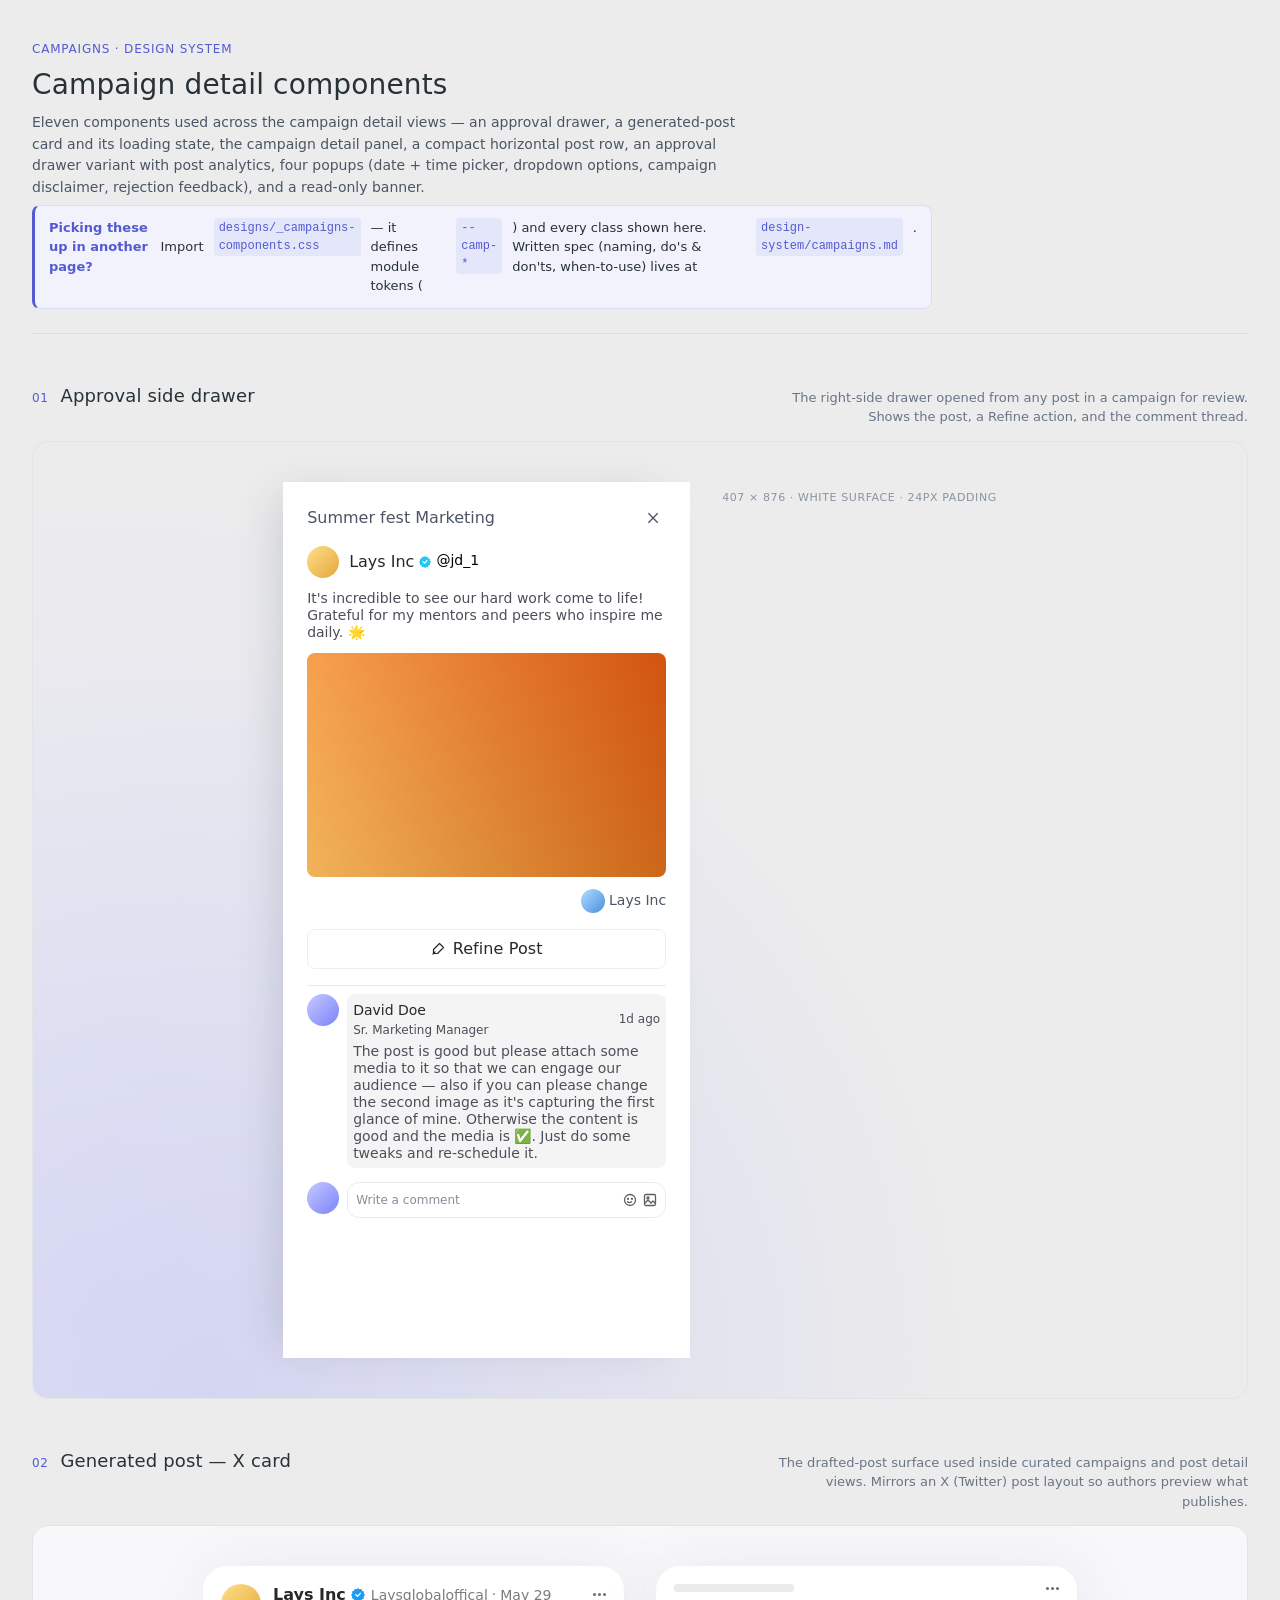
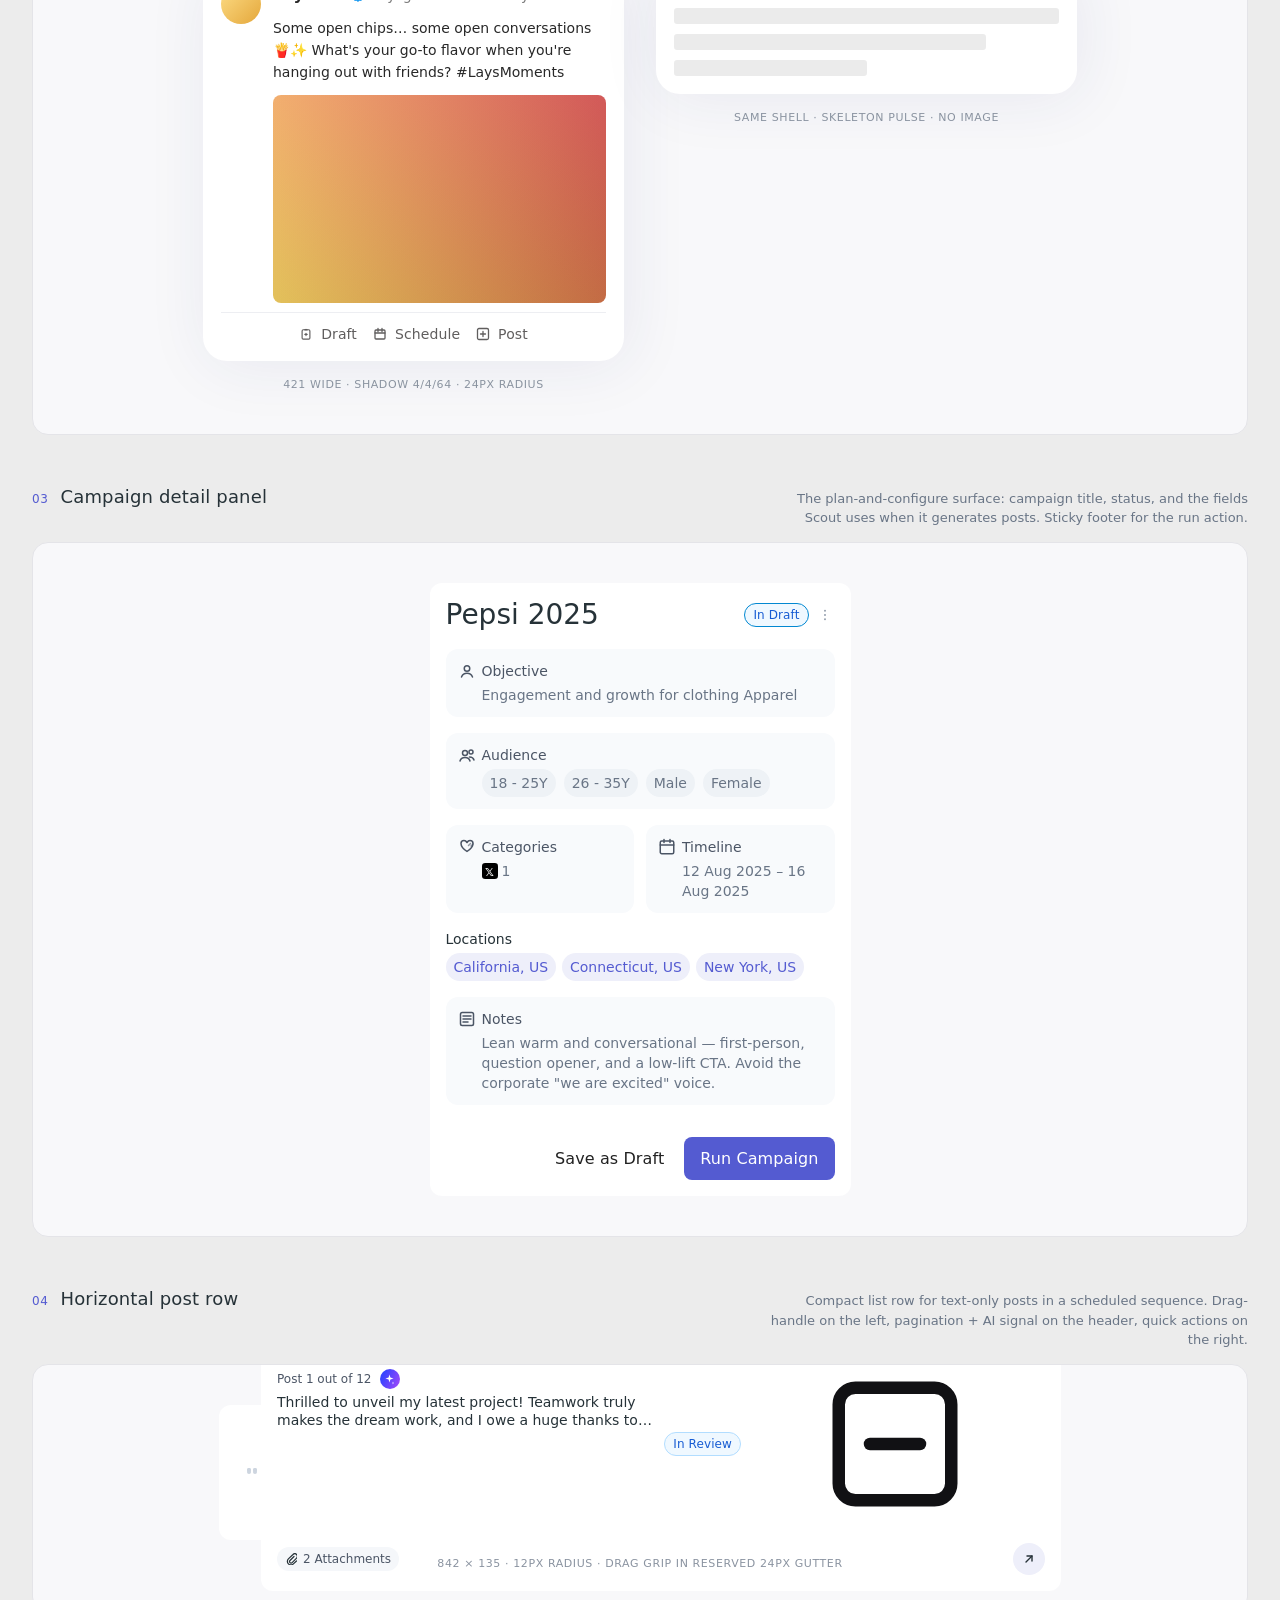
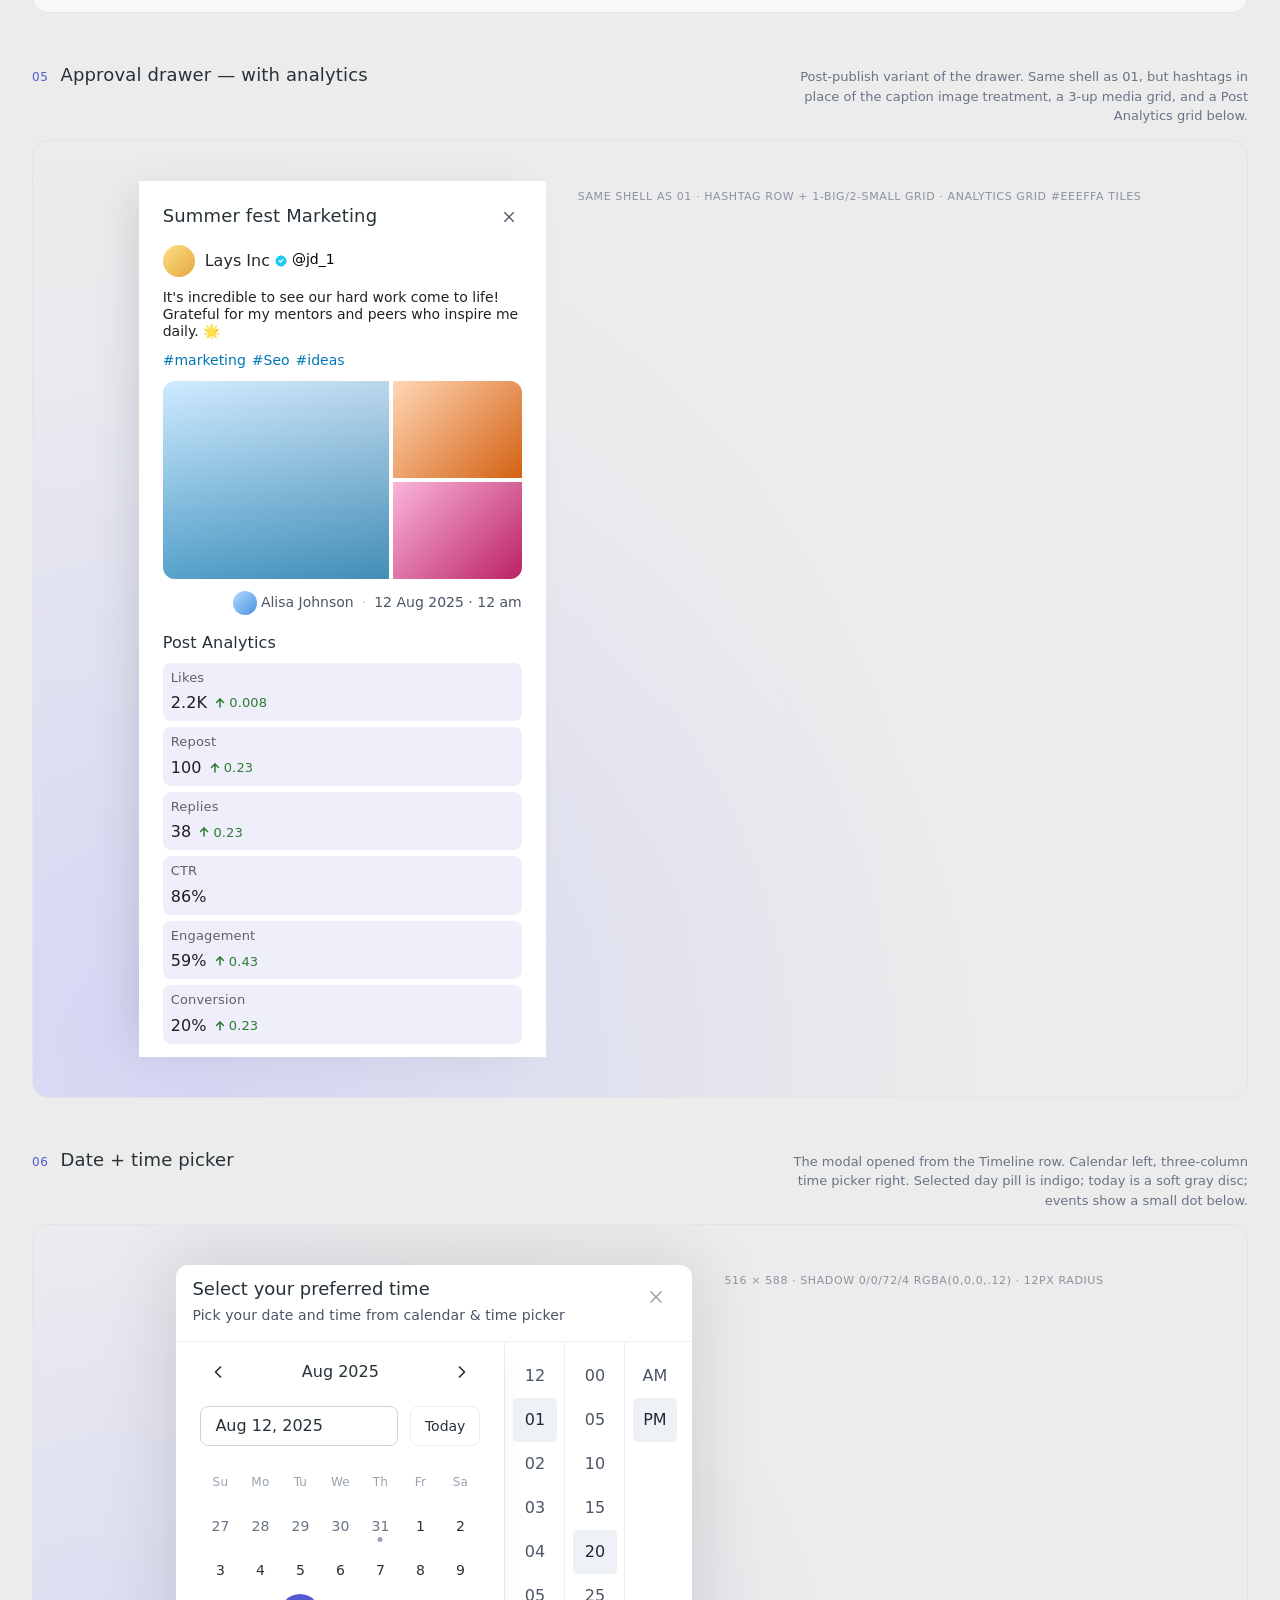
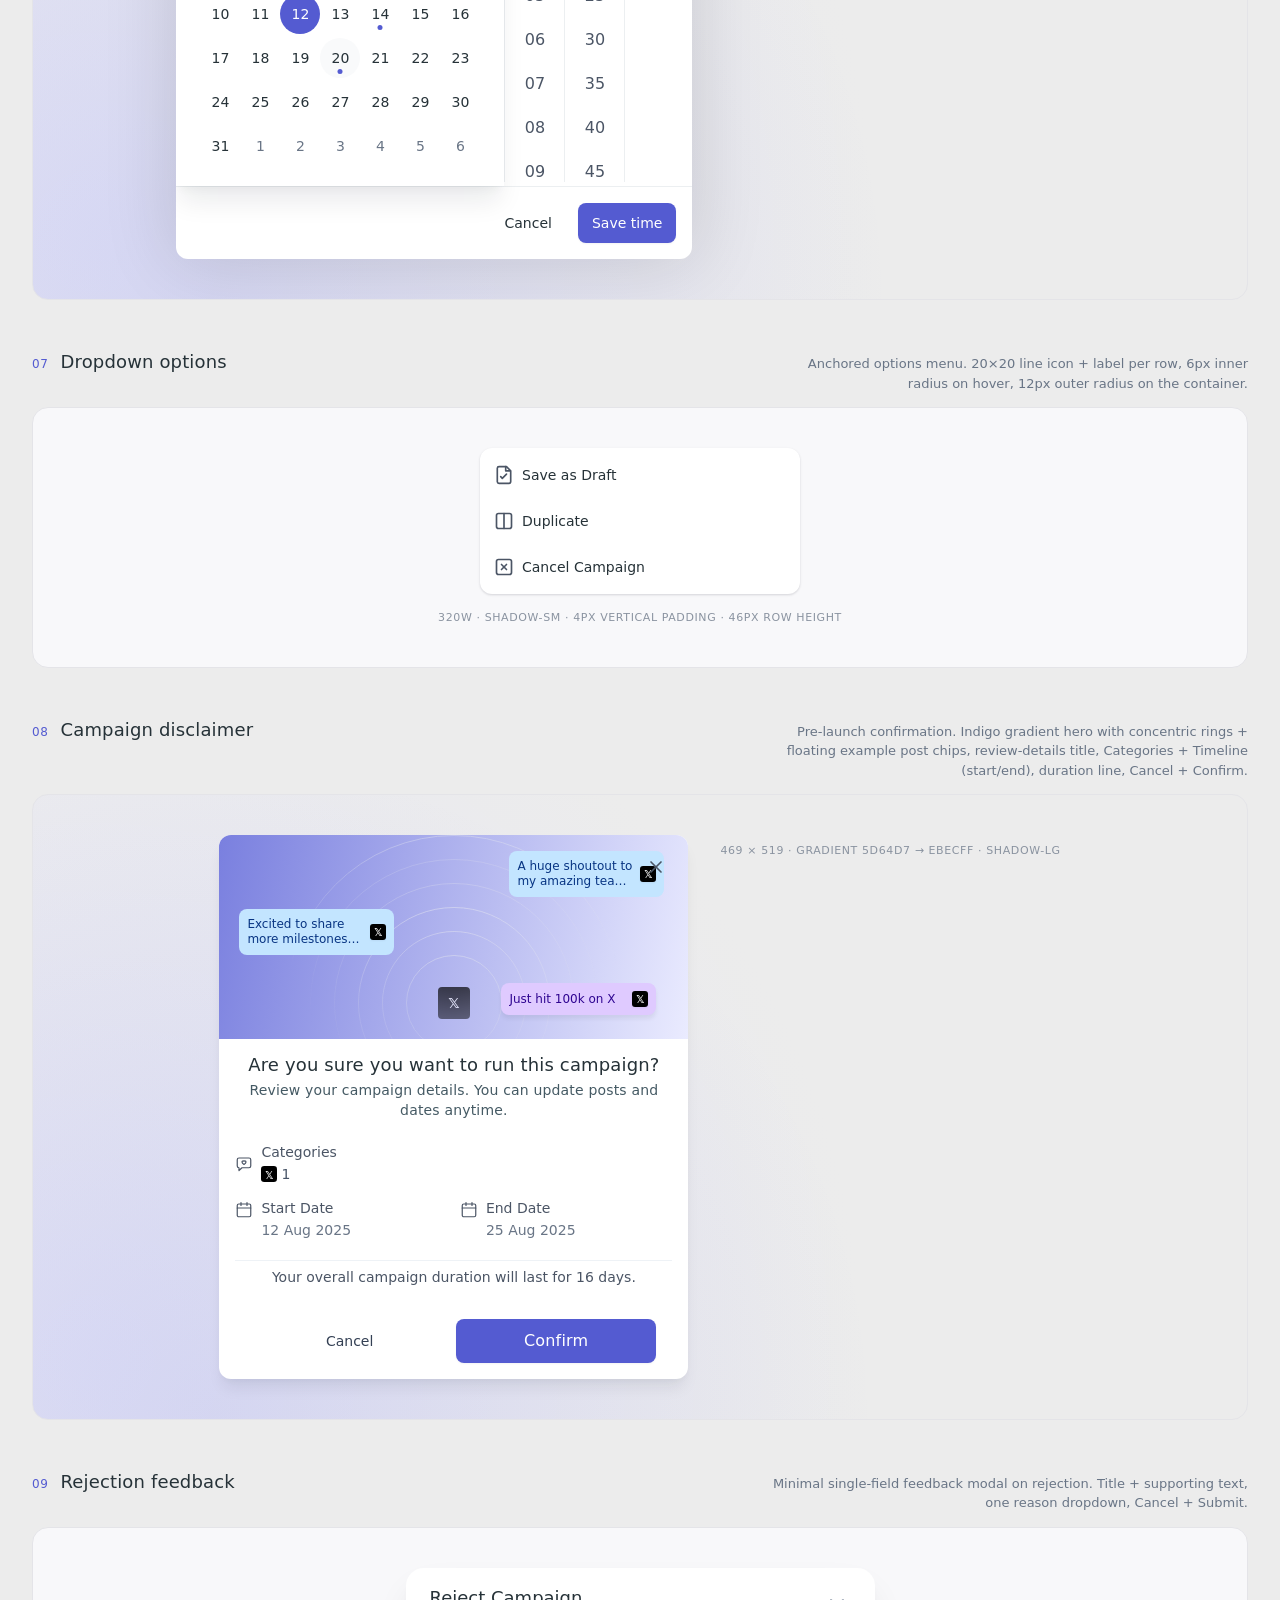
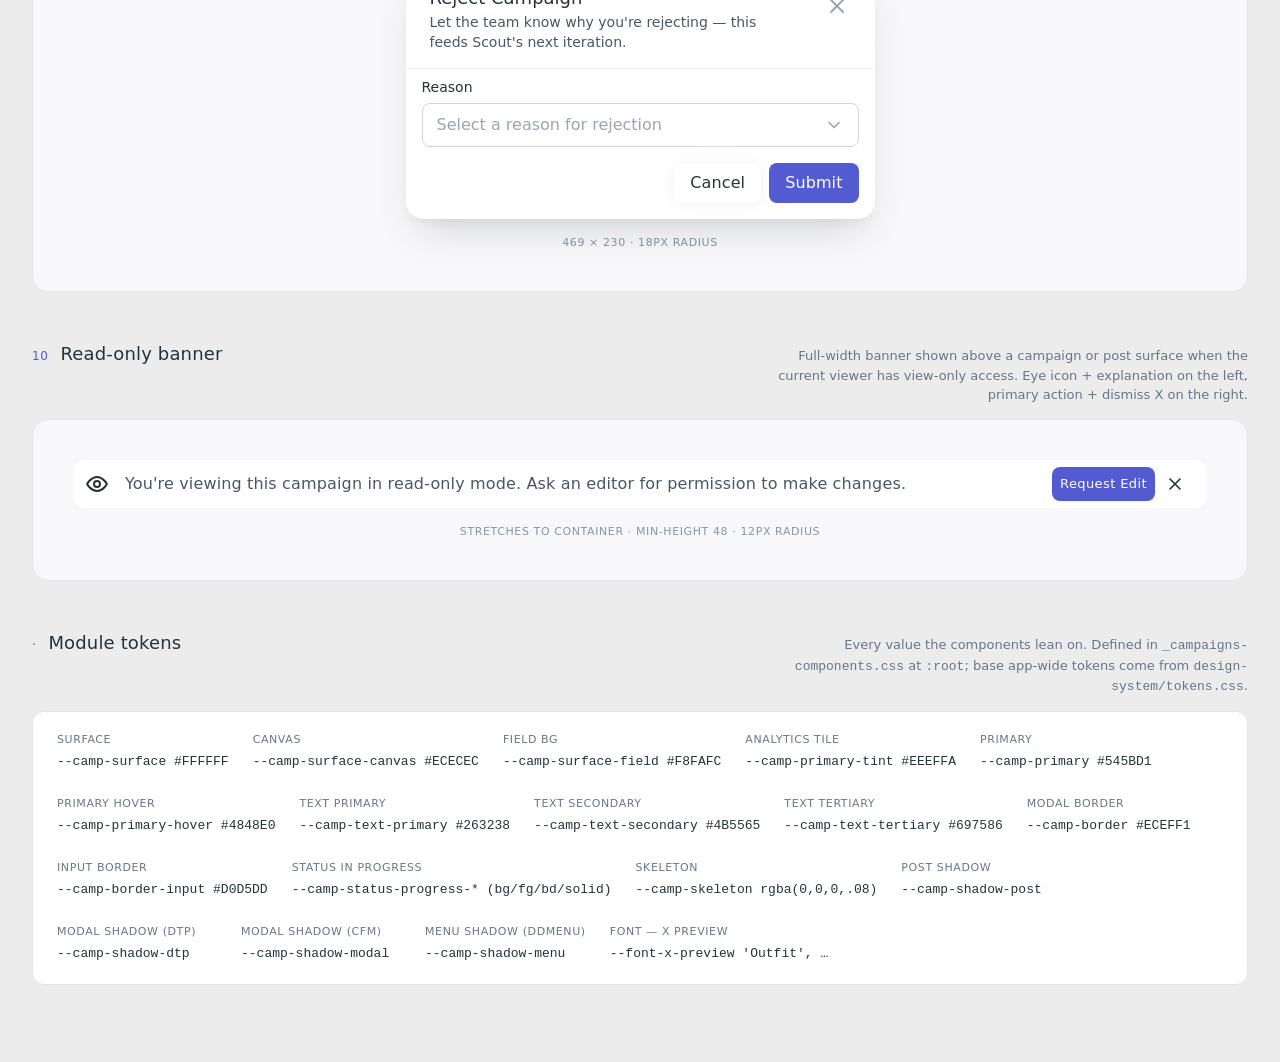
<file: designs/campaign-components.html>
<!doctype html>
<html lang="en">
<head>
<meta charset="utf-8" />
<meta name="viewport" content="width=device-width, initial-scale=1" />
<title>Campaigns · Component sheet</title>
<link rel="stylesheet" href="./_shared.css" />
<link rel="stylesheet" href="./_campaigns-components.css" />
<style>
  /* ===============================================================
     Component-sheet layout — the Figma-spec-style showcase page.
     Component styles live in _campaigns-components.css.
     This <style> block is only the sheet scaffolding (.sheet, .bay,
     .legend). Do NOT drop component CSS here — put it in the
     shared stylesheet so other pages can pick it up.
     =============================================================== */
  body { background: var(--camp-surface-canvas); overflow-x: auto; }
  .sheet {
    position: relative;
    max-width: 1440px;
    margin: 0 auto;
    padding: 40px 32px 80px;
    display: flex; flex-direction: column; gap: 48px;
  }
  .sheet__head {
    display: flex; flex-direction: column; gap: 6px;
    padding-bottom: 24px;
    border-bottom: 1px solid #DADCE2;
  }
  .sheet__eyebrow {
    font-size: 12px; letter-spacing: 0.8px; text-transform: uppercase;
    color: var(--camp-primary); font-weight: 500;
  }
  .sheet__title { font-size: 28px; font-weight: 500; color: var(--camp-text-primary); letter-spacing: 0.15px; }
  .sheet__lede { font-size: 14px; color: var(--camp-text-secondary); max-width: 720px; line-height: 1.55; }

  /* How-to-pick-this-up note at the top of the sheet */
  .sheet__pickup {
    display: flex; align-items: flex-start; gap: 10px;
    padding: 12px 14px;
    background: #F1F2FC;
    border: 1px solid #DADDF6;
    border-left: 3px solid var(--camp-primary);
    border-radius: 8px;
    font-size: 13px; line-height: 1.5;
    color: var(--camp-text-primary);
    max-width: 900px;
  }
  .sheet__pickup code {
    background: rgba(84, 91, 209, 0.08);
    padding: 1px 5px;
    border-radius: 4px;
    font-family: var(--font-mono);
    font-size: 12px;
    color: var(--camp-primary);
  }

  .bay { display: flex; flex-direction: column; gap: 14px; }
  .bay__head { display: flex; align-items: baseline; gap: 12px; }
  .bay__num { font-size: 12px; font-weight: 500; color: var(--camp-primary); letter-spacing: 0.6px; }
  .bay__title { font-size: 18px; font-weight: 500; color: var(--camp-text-primary); letter-spacing: 0.15px; }
  .bay__desc { font-size: 13px; color: var(--camp-text-tertiary); margin-left: auto; text-align: right; max-width: 480px; line-height: 1.5; }
  .bay__frame {
    background: #F8F8FA;
    border: 1px solid #E4E4E8;
    border-radius: 16px;
    padding: 40px;
    display: flex;
    flex-wrap: wrap;
    align-items: flex-start;
    justify-content: center;
    gap: 32px;
    overflow-x: auto;
  }
  .bay__frame--dark {
    background: var(--camp-surface-canvas);
    background-image:
      radial-gradient(circle at 15% 100%, rgba(84, 91, 209, 0.12), transparent 55%),
      radial-gradient(circle at 5% 90%, rgba(224, 225, 255, 0.6), transparent 60%);
  }
  .bay__sub {
    font-size: 11px; letter-spacing: 0.6px; text-transform: uppercase;
    color: #8A93A0; text-align: center; margin-top: 8px;
  }
  .bay__col { display: flex; flex-direction: column; align-items: center; gap: 8px; }

  /* Legend */
  .legend {
    display: flex; flex-wrap: wrap; gap: 24px;
    padding: 20px 24px;
    background: var(--camp-surface);
    border-radius: 12px;
    border: 1px solid #E4E4E8;
  }
  .legend__col { display: flex; flex-direction: column; gap: 4px; min-width: 160px; }
  .legend__label {
    font-size: 11px; letter-spacing: 0.6px; text-transform: uppercase;
    color: var(--camp-text-tertiary);
  }
  .legend__value {
    font-size: 13px; color: var(--camp-text-primary); font-family: var(--font-mono);
  }
</style>
</head>
<body>

<!-- ============================================================
     Shared icon sprite
     ============================================================ -->
<svg width="0" height="0" style="position:absolute" aria-hidden="true">
  <defs>
    <symbol id="i-close" viewBox="0 0 24 24" fill="currentColor">
      <path d="M18.3 5.7L12 12l6.3 6.3-1.4 1.4L10.6 13.4 4.3 19.7 2.9 18.3 9.2 12 2.9 5.7 4.3 4.3l6.3 6.3 6.3-6.3z"/>
    </symbol>
    <symbol id="i-close-line" viewBox="0 0 24 24" fill="none" stroke="currentColor" stroke-width="2" stroke-linecap="round" stroke-linejoin="round">
      <line x1="18" y1="6" x2="6" y2="18"/><line x1="6" y1="6" x2="18" y2="18"/>
    </symbol>
    <symbol id="i-verified" viewBox="0 0 22 22" fill="currentColor">
      <path d="M11 0l2.3 2 3.1-.3 1.2 2.9 2.9 1.2-.3 3.1L22 11l-2 2.3.3 3.1-2.9 1.2-1.2 2.9-3.1-.3L11 22l-2.3-2-3.1.3-1.2-2.9L1.5 16.2l.3-3.1L0 11l2-2.3-.3-3.1L4.6 4.4 5.8 1.5l3.1.3L11 0zm-1 14.5l6-6L14.6 7 10 11.6 7.4 9 6 10.4 10 14.5z"/>
    </symbol>
    <symbol id="i-brush" viewBox="0 0 14 14" fill="none" stroke="currentColor" stroke-width="1.2" stroke-linecap="round" stroke-linejoin="round">
      <path d="M8.5 1.5L12.5 5.5l-6 6H2.5v-4l6-6z"/>
      <path d="M4 10L2 12"/>
    </symbol>
    <symbol id="i-smile" viewBox="0 0 14 14" fill="none" stroke="currentColor" stroke-width="1.3" stroke-linecap="round" stroke-linejoin="round">
      <circle cx="7" cy="7" r="5.5"/><circle cx="5" cy="5.8" r="0.5" fill="currentColor"/><circle cx="9" cy="5.8" r="0.5" fill="currentColor"/><path d="M4.5 8.8c1 1.1 3 1.1 4 0"/>
    </symbol>
    <symbol id="i-image" viewBox="0 0 14 14" fill="none" stroke="currentColor" stroke-width="1.3" stroke-linecap="round" stroke-linejoin="round">
      <rect x="1.5" y="1.5" width="11" height="11" rx="1.5"/>
      <circle cx="5" cy="5" r="1"/>
      <path d="M2 10l3-3 3 3 2-2 2 2"/>
    </symbol>
    <symbol id="i-cal" viewBox="0 0 18 18" fill="none" stroke="currentColor" stroke-width="1.5" stroke-linecap="round" stroke-linejoin="round">
      <rect x="2.25" y="3" width="13.5" height="12.75" rx="1.5"/>
      <path d="M2.25 7h13.5M6 1.5v3M12 1.5v3"/>
    </symbol>
    <symbol id="i-cal-sm" viewBox="0 0 14 14" fill="none" stroke="currentColor" stroke-width="1.3" stroke-linecap="round" stroke-linejoin="round">
      <rect x="2" y="3" width="10" height="9" rx="1"/>
      <path d="M2 6h10M5 1.5v3M9 1.5v3"/>
    </symbol>
    <symbol id="i-plus-sq" viewBox="0 0 14 14" fill="none" stroke="currentColor" stroke-width="1.3" stroke-linecap="round" stroke-linejoin="round">
      <rect x="1.5" y="1.5" width="11" height="11" rx="1.5"/>
      <path d="M7 4.5v5M4.5 7h5"/>
    </symbol>
    <symbol id="i-clipboard" viewBox="0 0 18 18" fill="none" stroke="currentColor" stroke-width="1.5" stroke-linecap="round" stroke-linejoin="round">
      <rect x="4" y="3.5" width="10" height="12" rx="1.5"/>
      <path d="M7 2.5h4v2H7z" fill="currentColor" stroke="none"/>
      <path d="M9 8v3M7.5 9.5h3"/>
    </symbol>
    <symbol id="i-user" viewBox="0 0 18 18" fill="none" stroke="currentColor" stroke-width="1.5" stroke-linecap="round" stroke-linejoin="round">
      <circle cx="9" cy="6.5" r="2.75"/>
      <path d="M3.5 15c1-2.5 3.2-3.75 5.5-3.75s4.5 1.25 5.5 3.75"/>
    </symbol>
    <symbol id="i-users" viewBox="0 0 18 18" fill="none" stroke="currentColor" stroke-width="1.5" stroke-linecap="round" stroke-linejoin="round">
      <circle cx="7" cy="7" r="2.5"/>
      <path d="M2 15c.6-2.3 2.4-3.5 5-3.5s4.4 1.2 5 3.5"/>
      <circle cx="13" cy="6" r="2"/>
      <path d="M11.5 11c2.5 0 4 1.3 4.5 3"/>
    </symbol>
    <symbol id="i-heart" viewBox="0 0 18 18" fill="none" stroke="currentColor" stroke-width="1.5" stroke-linecap="round" stroke-linejoin="round">
      <path d="M3 5.5c0-1.7 1.3-3 3-3 1.2 0 2.3.8 3 2 .7-1.2 1.8-2 3-2 1.7 0 3 1.3 3 3 0 4-6 8-6 8s-6-4-6-8z"/>
      <path d="M15 6l-2 2M12.5 5.5l-2 2" opacity="0.6"/>
    </symbol>
    <symbol id="i-notes" viewBox="0 0 18 18" fill="none" stroke="currentColor" stroke-width="1.5" stroke-linecap="round" stroke-linejoin="round">
      <rect x="2.5" y="2.5" width="13" height="13" rx="1.75"/>
      <path d="M5 6h8M5 9h8M5 12h5"/>
    </symbol>
    <symbol id="i-kebab-v" viewBox="0 0 20 20" fill="currentColor">
      <circle cx="10" cy="4" r="1.5"/><circle cx="10" cy="10" r="1.5"/><circle cx="10" cy="16" r="1.5"/>
    </symbol>
    <symbol id="i-minus-sq" viewBox="0 0 18 18" fill="none" stroke="currentColor" stroke-width="1.5" stroke-linecap="round" stroke-linejoin="round">
      <rect x="2.25" y="2.25" width="13.5" height="13.5" rx="2"/>
      <line x1="6" y1="9" x2="12" y2="9"/>
    </symbol>
    <symbol id="i-paperclip" viewBox="0 0 12 12" fill="none" stroke="currentColor" stroke-width="1.2" stroke-linecap="round" stroke-linejoin="round">
      <path d="M9 3.5L5 7.5c-.6.6-.6 1.5 0 2.1.6.6 1.5.6 2.1 0l4.5-4.5c1-1 1-2.6 0-3.6s-2.6-1-3.6 0L3.4 5.9c-1.4 1.4-1.4 3.6 0 5s3.6 1.4 5 0L11.5 8"/>
    </symbol>
    <symbol id="i-arrow-up-right" viewBox="0 0 14 14" fill="none" stroke="currentColor" stroke-width="1.4" stroke-linecap="round" stroke-linejoin="round">
      <line x1="4" y1="10" x2="10" y2="4"/>
      <polyline points="5 4 10 4 10 9"/>
    </symbol>
    <symbol id="i-stars" viewBox="0 0 11 11" fill="currentColor">
      <path d="M5.5 0.5L6.4 3.6 9.5 4.5 6.4 5.4 5.5 8.5 4.6 5.4 1.5 4.5 4.6 3.6 5.5 0.5z"/>
      <path d="M9 7.5L9.4 8.7 10.5 9 9.4 9.3 9 10.5 8.6 9.3 7.5 9 8.6 8.7 9 7.5z" opacity="0.85"/>
    </symbol>
    <symbol id="i-arrow-up" viewBox="0 0 14 14" fill="none" stroke="currentColor" stroke-width="1.5" stroke-linecap="round" stroke-linejoin="round">
      <line x1="7" y1="11" x2="7" y2="3"/><polyline points="3.5 6.5 7 3 10.5 6.5"/>
    </symbol>
    <symbol id="i-check-square" viewBox="0 0 16 16" fill="currentColor">
      <path d="M1.6 2.8C1.6 2.1 2.1 1.6 2.8 1.6h10.4c.7 0 1.2.5 1.2 1.2v10.4c0 .7-.5 1.2-1.2 1.2H2.8c-.7 0-1.2-.5-1.2-1.2V2.8z"/>
      <path d="M4.5 8l2.2 2.2L11.5 5.4" fill="none" stroke="#FFFFFF" stroke-width="1.5" stroke-linecap="round" stroke-linejoin="round"/>
    </symbol>
    <symbol id="i-chev-left" viewBox="0 0 20 20" fill="none" stroke="currentColor" stroke-width="1.66667" stroke-linecap="round" stroke-linejoin="round">
      <polyline points="12.5 15 7.5 10 12.5 5"/>
    </symbol>
    <symbol id="i-chev-right" viewBox="0 0 20 20" fill="none" stroke="currentColor" stroke-width="1.66667" stroke-linecap="round" stroke-linejoin="round">
      <polyline points="7.5 5 12.5 10 7.5 15"/>
    </symbol>
    <symbol id="i-chev-down" viewBox="0 0 20 20" fill="none" stroke="currentColor" stroke-width="1.66667" stroke-linecap="round" stroke-linejoin="round">
      <polyline points="5 7.5 10 12.5 15 7.5"/>
    </symbol>
    <symbol id="i-file-check" viewBox="0 0 20 20" fill="none" stroke="currentColor" stroke-width="1.66667" stroke-linecap="round" stroke-linejoin="round">
      <path d="M12.5 1.7H5A1.7 1.7 0 0 0 3.3 3.3v13.4A1.7 1.7 0 0 0 5 18.3h10a1.7 1.7 0 0 0 1.7-1.7V5.8L12.5 1.7z"/>
      <polyline points="11.7 1.7 11.7 5.8 15.8 5.8"/>
      <polyline points="6.7 11.7 8.3 13.3 12.5 9.2"/>
    </symbol>
    <symbol id="i-columns" viewBox="0 0 20 20" fill="none" stroke="currentColor" stroke-width="1.66667" stroke-linecap="round" stroke-linejoin="round">
      <rect x="2.5" y="2.5" width="15" height="15" rx="2"/>
      <line x1="10" y1="2.5" x2="10" y2="17.5"/>
    </symbol>
    <symbol id="i-x-square" viewBox="0 0 20 20" fill="none" stroke="currentColor" stroke-width="1.66667" stroke-linecap="round" stroke-linejoin="round">
      <rect x="2.5" y="2.5" width="15" height="15" rx="2"/>
      <line x1="7.5" y1="7.5" x2="12.5" y2="12.5"/>
      <line x1="12.5" y1="7.5" x2="7.5" y2="12.5"/>
    </symbol>
    <symbol id="i-heart-msg" viewBox="0 0 18 18" fill="none" stroke="currentColor" stroke-width="1.2" stroke-linecap="round" stroke-linejoin="round">
      <path d="M2.25 4.75c0-1 .8-1.75 1.75-1.75h10c1 0 1.75.75 1.75 1.75V11c0 1-.75 1.75-1.75 1.75H7L4 15.5V12.75c-1 0-1.75-.75-1.75-1.75V4.75z"/>
      <path d="M9 9.5s-2-1.2-2-2.5c0-.7.6-1.2 1.2-1.2.4 0 .7.2.8.5.1-.3.4-.5.8-.5.6 0 1.2.5 1.2 1.2 0 1.3-2 2.5-2 2.5z"/>
    </symbol>
    <symbol id="i-cal-line" viewBox="0 0 18 18" fill="none" stroke="currentColor" stroke-width="1.2" stroke-linecap="round" stroke-linejoin="round">
      <rect x="2.25" y="3" width="13.5" height="12.75" rx="1.5"/>
      <path d="M2.25 7h13.5M6 1.5v3M12 1.5v3"/>
    </symbol>
    <symbol id="i-eye" viewBox="0 0 24 24" fill="none" stroke="currentColor" stroke-width="2" stroke-linecap="round" stroke-linejoin="round">
      <path d="M2.15 12s3.6-7 9.85-7 9.85 7 9.85 7-3.6 7-9.85 7S2.15 12 2.15 12z"/>
      <circle cx="12" cy="12" r="3"/>
    </symbol>
  </defs>
</svg>

<div class="sheet">

  <header class="sheet__head">
    <div class="sheet__eyebrow">Campaigns · Design system</div>
    <h1 class="sheet__title">Campaign detail components</h1>
    <p class="sheet__lede">
      Eleven components used across the campaign detail views — an approval drawer,
      a generated-post card and its loading state, the campaign detail panel,
      a compact horizontal post row, an approval drawer variant with post analytics,
      four popups (date + time picker, dropdown options, campaign disclaimer, rejection feedback), and a read-only banner.
    </p>
    <p class="sheet__pickup">
      <strong style="color: var(--camp-primary);">Picking these up in another page?</strong>
      &nbsp; Import <code>designs/_campaigns-components.css</code> — it defines
      module tokens (<code>--camp-*</code>) and every class shown here.
      Written spec (naming, do's &amp; don'ts, when-to-use) lives at
      <code>design-system/campaigns.md</code>.
    </p>
  </header>

  <!-- =========================================================
       1) APPROVAL SIDE DRAWER — v1 (post + comments)
       ========================================================= -->
  <section class="bay">
    <div class="bay__head">
      <span class="bay__num">01</span>
      <h2 class="bay__title">Approval side drawer</h2>
      <p class="bay__desc">
        The right-side drawer opened from any post in a campaign for review.
        Shows the post, a Refine action, and the comment thread.
      </p>
    </div>
    <div class="bay__frame bay__frame--dark">
      <aside class="drawer" aria-label="Approval drawer">
        <div class="drawer__inner">

          <div class="drawer__titlerow">
            <span class="drawer__title-text">Summer fest Marketing</span>
            <button class="drawer__close" aria-label="Close">
              <svg><use href="#i-close"/></svg>
            </button>
          </div>

          <div class="drawer__body">
            <div class="drawer__author-row">
              <div class="drawer__avatar"></div>
              <div class="drawer__author">
                <span class="drawer__author-name">
                  Lays Inc
                  <span class="drawer__verified"><svg width="12" height="12"><use href="#i-verified"/></svg></span>
                </span>
                <span class="drawer__author-handle">@jd_1</span>
              </div>
            </div>
            <p class="drawer__copy">
              It's incredible to see our hard work come to life! Grateful for my mentors and peers who inspire me daily. 🌟
            </p>
            <div class="drawer__image" role="img" aria-label="Post image"></div>
            <div class="drawer__meta">
              <span class="drawer__meta-chip">
                <span class="drawer__meta-avatar"></span>
                Lays Inc
              </span>
            </div>
          </div>

          <button class="drawer__refine">
            <svg><use href="#i-brush"/></svg>
            Refine Post
          </button>

          <div class="drawer__comments">
            <div class="drawer__comment">
              <div class="drawer__comment-avatar"></div>
              <div class="drawer__comment-bubble">
                <div class="drawer__comment-head">
                  <div>
                    <div class="drawer__comment-name">David Doe</div>
                    <div class="drawer__comment-role">Sr. Marketing Manager</div>
                  </div>
                  <span class="drawer__comment-time">1d ago</span>
                </div>
                <p class="drawer__comment-body">
                  The post is good but please attach some media to it so that we can engage our audience — also if you can please change the second image as it's capturing the first glance of mine. Otherwise the content is good and the media is ✅. Just do some tweaks and re-schedule it.
                </p>
              </div>
            </div>

            <div class="drawer__compose">
              <div class="drawer__comment-avatar"></div>
              <div class="drawer__compose-input">
                <span>Write a comment</span>
                <span class="drawer__compose-tools">
                  <svg><use href="#i-smile"/></svg>
                  <svg><use href="#i-image"/></svg>
                </span>
              </div>
            </div>
          </div>

        </div>
      </aside>
      <div class="bay__col">
        <div class="bay__sub">407 × 876 · white surface · 24px padding</div>
      </div>
    </div>
  </section>

  <!-- =========================================================
       2) GENERATED POST — X-style card
       ========================================================= -->
  <section class="bay">
    <div class="bay__head">
      <span class="bay__num">02</span>
      <h2 class="bay__title">Generated post — X card</h2>
      <p class="bay__desc">
        The drafted-post surface used inside curated campaigns and post detail views.
        Mirrors an X (Twitter) post layout so authors preview what publishes.
      </p>
    </div>
    <div class="bay__frame">
      <div class="bay__col">
        <article class="xpost" aria-label="Generated post">
          <div class="xpost__body">
            <div class="xpost__avatar"></div>
            <div class="xpost__main">
              <header class="xpost__head">
                <div class="xpost__idrow">
                  <span class="xpost__name">Lays Inc</span>
                  <span class="xpost__verified"><svg width="14" height="14"><use href="#i-verified"/></svg></span>
                  <span class="xpost__handle">Laysglobaloffical</span>
                  <span class="xpost__dot">·</span>
                  <span class="xpost__date">May 29</span>
                </div>
                <span class="xpost__kebab" aria-hidden="true"><span></span><span></span><span></span></span>
              </header>
              <p class="xpost__text">
                Some open chips… some open conversations 🍟✨ What's your go-to flavor when you're hanging out with friends? #LaysMoments
              </p>
              <div class="xpost__image" role="img" aria-label="Post image"></div>
            </div>
          </div>

          <footer class="xpost__footer">
            <span class="xpost__action">
              <svg><use href="#i-clipboard"/></svg>
              Draft
            </span>
            <span class="xpost__action">
              <svg><use href="#i-cal-sm"/></svg>
              Schedule
            </span>
            <span class="xpost__action">
              <svg><use href="#i-plus-sq"/></svg>
              Post
            </span>
          </footer>
        </article>
        <div class="bay__sub">421 wide · shadow 4/4/64 · 24px radius</div>
      </div>

      <!-- =========================================================
           3) LOADING STATE — X post null
           ========================================================= -->
      <div class="bay__col">
        <article class="xpost xpost--loading" aria-label="Post loading">
          <div class="xpost__main" style="width: 100%;">
            <header class="xpost__head--loading">
              <span class="skeleton" style="width: 120px; height: 8px;"></span>
              <span class="xpost__kebab" aria-hidden="true"><span></span><span></span><span></span></span>
            </header>
            <div class="xpost__skeleton-lines">
              <span class="skeleton"></span>
              <span class="skeleton"></span>
              <span class="skeleton"></span>
            </div>
          </div>
        </article>
        <div class="bay__sub">Same shell · skeleton pulse · no image</div>
      </div>
    </div>
  </section>

  <!-- =========================================================
       4) CAMPAIGN DETAIL PANEL
       ========================================================= -->
  <section class="bay">
    <div class="bay__head">
      <span class="bay__num">03</span>
      <h2 class="bay__title">Campaign detail panel</h2>
      <p class="bay__desc">
        The plan-and-configure surface: campaign title, status, and the fields
        Scout uses when it generates posts. Sticky footer for the run action.
      </p>
    </div>
    <div class="bay__frame">
      <section class="cpanel" aria-label="Campaign detail">
        <div class="cpanel__inner">
          <header class="cpanel__head">
            <h3 class="cpanel__title">Pepsi 2025</h3>
            <div class="cpanel__head-right">
              <span class="cpanel__badge">In Draft</span>
              <button class="cpanel__kebab" aria-label="More"><svg><use href="#i-kebab-v"/></svg></button>
            </div>
          </header>

          <div class="cpanel__fields">

            <div class="cfield">
              <span class="cfield__icon"><svg><use href="#i-user"/></svg></span>
              <div class="cfield__body">
                <div class="cfield__label">Objective</div>
                <div class="cfield__value">Engagement and growth for clothing Apparel</div>
              </div>
            </div>

            <div class="cfield">
              <span class="cfield__icon"><svg><use href="#i-users"/></svg></span>
              <div class="cfield__body">
                <div class="cfield__label">Audience</div>
                <div class="cfield__chips">
                  <span class="cfield__chip">18 - 25Y</span>
                  <span class="cfield__chip">26 - 35Y</span>
                  <span class="cfield__chip">Male</span>
                  <span class="cfield__chip">Female</span>
                </div>
              </div>
            </div>

            <div class="cfield--split">
              <div class="cfield">
                <span class="cfield__icon"><svg><use href="#i-heart"/></svg></span>
                <div class="cfield__body">
                  <div class="cfield__label">Categories</div>
                  <div class="cfield__value cfield__cat">
                    <span class="cfield__cat-logo">𝕏</span>
                    1
                  </div>
                </div>
              </div>
              <div class="cfield">
                <span class="cfield__icon"><svg><use href="#i-cal"/></svg></span>
                <div class="cfield__body">
                  <div class="cfield__label">Timeline</div>
                  <div class="cfield__value">12 Aug 2025 – 16 Aug 2025</div>
                </div>
              </div>
            </div>

            <div class="cfield" style="background: transparent; padding: 0;">
              <div class="cfield__body">
                <div class="cfield__label" style="color: #263238;">Locations</div>
                <div class="cfield__value-loc">
                  <span class="cfield__loc">California, US</span>
                  <span class="cfield__loc">Connecticut, US</span>
                  <span class="cfield__loc">New York, US</span>
                </div>
              </div>
            </div>

            <div class="cfield">
              <span class="cfield__icon"><svg><use href="#i-notes"/></svg></span>
              <div class="cfield__body">
                <div class="cfield__label">Notes</div>
                <div class="cfield__value">
                  Lean warm and conversational — first-person, question opener, and a low-lift CTA. Avoid the corporate "we are excited" voice.
                </div>
              </div>
            </div>
          </div>
        </div>

        <footer class="cpanel__foot">
          <button class="cpanel__btn-draft">Save as Draft</button>
          <button class="cpanel__btn-primary">Run Campaign</button>
        </footer>
      </section>
    </div>
  </section>

  <!-- =========================================================
       5) HORIZONTAL POST ROW — no image
       ========================================================= -->
  <section class="bay">
    <div class="bay__head">
      <span class="bay__num">04</span>
      <h2 class="bay__title">Horizontal post row</h2>
      <p class="bay__desc">
        Compact list row for text-only posts in a scheduled sequence.
        Drag-handle on the left, pagination + AI signal on the header, quick actions on the right.
      </p>
    </div>
    <div class="bay__frame">
      <div class="bay__col">
        <div class="postrow" role="listitem">
          <div class="postrow__grip" aria-hidden="true">
            <div class="postrow__grip-row"><span class="postrow__grip-dot"></span><span class="postrow__grip-dot"></span></div>
            <div class="postrow__grip-row"><span class="postrow__grip-dot"></span><span class="postrow__grip-dot"></span></div>
            <div class="postrow__grip-row"><span class="postrow__grip-dot"></span><span class="postrow__grip-dot"></span></div>
          </div>
          <div class="postrow__cell">
            <div class="postrow__row">
              <div class="postrow__main">
                <div class="postrow__label">
                  <span class="postrow__label-text">Post 1 out of 12</span>
                  <span class="postrow__ai-badge"><svg><use href="#i-stars"/></svg></span>
                </div>
                <p class="postrow__copy">
                  Thrilled to unveil my latest project! Teamwork truly makes the dream work, and I owe a huge thanks to my amazing team for their support.
                </p>
              </div>
              <div class="postrow__right">
                <span class="postrow__status">In Review</span>
                <button class="postrow__minus" aria-label="Remove"><svg><use href="#i-minus-sq"/></svg></button>
              </div>
            </div>
            <div class="postrow__foot">
              <span class="postrow__attach">
                <svg><use href="#i-paperclip"/></svg>
                2 Attachments
              </span>
              <button class="postrow__go" aria-label="Open post"><svg><use href="#i-arrow-up-right"/></svg></button>
            </div>
          </div>
        </div>
        <div class="bay__sub">842 × 135 · 12px radius · drag grip in reserved 24px gutter</div>
      </div>
    </div>
  </section>

  <!-- =========================================================
       6) APPROVAL DRAWER v2 — with analytics
       ========================================================= -->
  <section class="bay">
    <div class="bay__head">
      <span class="bay__num">05</span>
      <h2 class="bay__title">Approval drawer — with analytics</h2>
      <p class="bay__desc">
        Post-publish variant of the drawer. Same shell as 01, but hashtags in place of the caption image treatment,
        a 3-up media grid, and a Post Analytics grid below.
      </p>
    </div>
    <div class="bay__frame bay__frame--dark">
      <aside class="drawer" aria-label="Approval drawer with analytics">
        <div class="drawer__inner">

          <div class="drawer__titlerow">
            <span class="drawer__title-heavy">Summer fest Marketing</span>
            <button class="drawer__close" aria-label="Close">
              <svg><use href="#i-close"/></svg>
            </button>
          </div>

          <div class="drawer__body">
            <div class="drawer__author-row">
              <div class="drawer__avatar"></div>
              <div class="drawer__author">
                <span class="drawer__author-name">
                  Lays Inc
                  <span class="drawer__verified"><svg width="12" height="12"><use href="#i-verified"/></svg></span>
                </span>
                <span class="drawer__author-handle">@jd_1</span>
              </div>
            </div>
            <p class="drawer__copy drawer__copy--darker">
              It's incredible to see our hard work come to life! Grateful for my mentors and peers who inspire me daily. 🌟
            </p>
            <div class="drawer__tags">
              <span class="drawer__tag">#marketing</span>
              <span class="drawer__tag">#Seo</span>
              <span class="drawer__tag">#ideas</span>
            </div>

            <div class="drawer__grid" role="img" aria-label="Three attached images">
              <div class="drawer__grid-lg"></div>
              <div class="drawer__grid-col">
                <div class="drawer__grid-sm"></div>
                <div class="drawer__grid-sm drawer__grid-sm--alt"></div>
              </div>
            </div>

            <div class="drawer__meta">
              <span class="drawer__meta-chip">
                <span class="drawer__meta-avatar"></span>
                Alisa Johnson
              </span>
              <span class="drawer__meta-dot">·</span>
              <span>12 Aug 2025 · 12 am</span>
            </div>
          </div>

          <section class="drawer__body" aria-label="Post Analytics" style="gap: 8px;">
            <h4 class="analytics__title">Post Analytics</h4>
            <div class="analytics__grid">
              <div class="analytics__tile">
                <div class="analytics__tile-label">Likes</div>
                <div class="analytics__tile-value">
                  2.2K
                  <span class="analytics__tile-delta"><svg><use href="#i-arrow-up"/></svg>0.008</span>
                </div>
              </div>
              <div class="analytics__tile">
                <div class="analytics__tile-label">Repost</div>
                <div class="analytics__tile-value">
                  100
                  <span class="analytics__tile-delta"><svg><use href="#i-arrow-up"/></svg>0.23</span>
                </div>
              </div>
              <div class="analytics__tile">
                <div class="analytics__tile-label">Replies</div>
                <div class="analytics__tile-value">
                  38
                  <span class="analytics__tile-delta"><svg><use href="#i-arrow-up"/></svg>0.23</span>
                </div>
              </div>
              <div class="analytics__tile">
                <div class="analytics__tile-label">CTR</div>
                <div class="analytics__tile-value">86%</div>
              </div>
              <div class="analytics__tile">
                <div class="analytics__tile-label">Engagement</div>
                <div class="analytics__tile-value">
                  59%
                  <span class="analytics__tile-delta"><svg><use href="#i-arrow-up"/></svg>0.43</span>
                </div>
              </div>
              <div class="analytics__tile">
                <div class="analytics__tile-label">Conversion</div>
                <div class="analytics__tile-value">
                  20%
                  <span class="analytics__tile-delta"><svg><use href="#i-arrow-up"/></svg>0.23</span>
                </div>
              </div>
            </div>
          </section>

        </div>
      </aside>
      <div class="bay__col">
        <div class="bay__sub">Same shell as 01 · hashtag row + 1-big/2-small grid · analytics grid #EEEFFA tiles</div>
      </div>
    </div>
  </section>

  <!-- =========================================================
       6) DATE + TIME PICKER
       ========================================================= -->
  <section class="bay">
    <div class="bay__head">
      <span class="bay__num">06</span>
      <h2 class="bay__title">Date + time picker</h2>
      <p class="bay__desc">
        The modal opened from the Timeline row. Calendar left, three-column time picker right.
        Selected day pill is indigo; today is a soft gray disc; events show a small dot below.
      </p>
    </div>
    <div class="bay__frame bay__frame--dark">
      <div class="dtp" role="dialog" aria-label="Select date and time">

        <header class="dtp__head">
          <div class="dtp__head-text">
            <h3 class="dtp__title">Select your preferred time</h3>
            <p class="dtp__sub">Pick your date and time from calendar &amp; time picker</p>
          </div>
          <button class="dtp__close" aria-label="Close"><svg><use href="#i-close-line"/></svg></button>
        </header>

        <div class="dtp__body">
          <div class="dtp__cal">
            <div class="dtp__month">
              <button class="dtp__nav-btn" aria-label="Previous month"><svg><use href="#i-chev-left"/></svg></button>
              <span class="dtp__month-label">Aug 2025</span>
              <button class="dtp__nav-btn" aria-label="Next month"><svg><use href="#i-chev-right"/></svg></button>
            </div>

            <div class="dtp__actions">
              <div class="dtp__input">Aug 12, 2025</div>
              <button class="dtp__today">Today</button>
            </div>

            <div class="dtp__grid">
              <span class="dtp__dow">Su</span>
              <span class="dtp__dow">Mo</span>
              <span class="dtp__dow">Tu</span>
              <span class="dtp__dow">We</span>
              <span class="dtp__dow">Th</span>
              <span class="dtp__dow">Fr</span>
              <span class="dtp__dow">Sa</span>

              <!-- Week 1: July 27 – Aug 2 -->
              <span class="dtp__day dtp__day--muted">27</span>
              <span class="dtp__day dtp__day--muted">28</span>
              <span class="dtp__day dtp__day--muted">29</span>
              <span class="dtp__day dtp__day--muted">30</span>
              <span class="dtp__day dtp__day--muted">31<span class="dtp__day-dot"></span></span>
              <span class="dtp__day">1</span>
              <span class="dtp__day">2</span>

              <!-- Week 2 -->
              <span class="dtp__day">3</span>
              <span class="dtp__day">4</span>
              <span class="dtp__day">5</span>
              <span class="dtp__day">6</span>
              <span class="dtp__day">7</span>
              <span class="dtp__day">8</span>
              <span class="dtp__day">9</span>

              <!-- Week 3 — 12 is selected -->
              <span class="dtp__day">10</span>
              <span class="dtp__day">11</span>
              <span class="dtp__day dtp__day--selected">12</span>
              <span class="dtp__day">13</span>
              <span class="dtp__day dtp__day--has-event">14<span class="dtp__day-dot"></span></span>
              <span class="dtp__day">15</span>
              <span class="dtp__day">16</span>

              <!-- Week 4 -->
              <span class="dtp__day">17</span>
              <span class="dtp__day">18</span>
              <span class="dtp__day">19</span>
              <span class="dtp__day dtp__day--today dtp__day--has-event">20<span class="dtp__day-dot"></span></span>
              <span class="dtp__day">21</span>
              <span class="dtp__day">22</span>
              <span class="dtp__day">23</span>

              <!-- Week 5 -->
              <span class="dtp__day">24</span>
              <span class="dtp__day">25</span>
              <span class="dtp__day">26</span>
              <span class="dtp__day">27</span>
              <span class="dtp__day">28</span>
              <span class="dtp__day">29</span>
              <span class="dtp__day">30</span>

              <!-- Week 6 -->
              <span class="dtp__day">31</span>
              <span class="dtp__day dtp__day--muted">1</span>
              <span class="dtp__day dtp__day--muted">2</span>
              <span class="dtp__day dtp__day--muted">3</span>
              <span class="dtp__day dtp__day--muted">4</span>
              <span class="dtp__day dtp__day--muted">5</span>
              <span class="dtp__day dtp__day--muted">6</span>
            </div>
          </div>

          <div class="dtp__time">
            <div class="dtp__time-col" role="listbox" aria-label="Hour">
              <span class="dtp__time-cell">12</span>
              <span class="dtp__time-cell is-selected">01</span>
              <span class="dtp__time-cell">02</span>
              <span class="dtp__time-cell">03</span>
              <span class="dtp__time-cell">04</span>
              <span class="dtp__time-cell">05</span>
              <span class="dtp__time-cell">06</span>
              <span class="dtp__time-cell">07</span>
              <span class="dtp__time-cell">08</span>
              <span class="dtp__time-cell">09</span>
              <span class="dtp__time-cell">10</span>
              <span class="dtp__time-cell">11</span>
            </div>
            <div class="dtp__time-col" role="listbox" aria-label="Minute">
              <span class="dtp__time-cell">00</span>
              <span class="dtp__time-cell">05</span>
              <span class="dtp__time-cell">10</span>
              <span class="dtp__time-cell">15</span>
              <span class="dtp__time-cell is-selected">20</span>
              <span class="dtp__time-cell">25</span>
              <span class="dtp__time-cell">30</span>
              <span class="dtp__time-cell">35</span>
              <span class="dtp__time-cell">40</span>
              <span class="dtp__time-cell">45</span>
              <span class="dtp__time-cell">50</span>
              <span class="dtp__time-cell">55</span>
            </div>
            <div class="dtp__time-col" role="listbox" aria-label="AM or PM">
              <span class="dtp__time-cell">AM</span>
              <span class="dtp__time-cell is-selected">PM</span>
            </div>
          </div>
        </div>

        <footer class="dtp__foot">
          <button class="dtp__btn-cancel">Cancel</button>
          <button class="dtp__btn-save">Save time</button>
        </footer>
      </div>
      <div class="bay__col">
        <div class="bay__sub">516 × 588 · shadow 0/0/72/4 rgba(0,0,0,.12) · 12px radius</div>
      </div>
    </div>
  </section>

  <!-- =========================================================
       7) DROPDOWN OPTIONS MENU
       ========================================================= -->
  <section class="bay">
    <div class="bay__head">
      <span class="bay__num">07</span>
      <h2 class="bay__title">Dropdown options</h2>
      <p class="bay__desc">
        Anchored options menu. 20×20 line icon + label per row, 6px inner radius on hover,
        12px outer radius on the container.
      </p>
    </div>
    <div class="bay__frame">
      <div class="bay__col">
        <div class="ddmenu" role="menu">
          <div class="ddmenu__item" role="menuitem">
            <div class="ddmenu__item-inner">
              <span class="ddmenu__item-icon"><svg><use href="#i-file-check"/></svg></span>
              <span class="ddmenu__item-label">Save as Draft</span>
            </div>
          </div>
          <div class="ddmenu__item" role="menuitem">
            <div class="ddmenu__item-inner">
              <span class="ddmenu__item-icon"><svg><use href="#i-columns"/></svg></span>
              <span class="ddmenu__item-label">Duplicate</span>
            </div>
          </div>
          <div class="ddmenu__item" role="menuitem">
            <div class="ddmenu__item-inner">
              <span class="ddmenu__item-icon"><svg><use href="#i-x-square"/></svg></span>
              <span class="ddmenu__item-label">Cancel Campaign</span>
            </div>
          </div>
        </div>
        <div class="bay__sub">320w · shadow-sm · 4px vertical padding · 46px row height</div>
      </div>
    </div>
  </section>

  <!-- =========================================================
       8) CAMPAIGN DISCLAIMER — confirmation modal
       ========================================================= -->
  <section class="bay">
    <div class="bay__head">
      <span class="bay__num">08</span>
      <h2 class="bay__title">Campaign disclaimer</h2>
      <p class="bay__desc">
        Pre-launch confirmation. Indigo gradient hero with concentric rings + floating example post chips,
        review-details title, Categories + Timeline (start/end), duration line, Cancel + Confirm.
      </p>
    </div>
    <div class="bay__frame bay__frame--dark">
      <div class="cfm" role="dialog" aria-label="Confirm campaign launch">

        <div class="cfm__hero" aria-hidden="true">
          <div class="cfm__rings">
            <div class="cfm__rings-inner">
              <span class="cfm__ring cfm__ring--6"></span>
              <span class="cfm__ring cfm__ring--5"></span>
              <span class="cfm__ring cfm__ring--4"></span>
              <span class="cfm__ring cfm__ring--3"></span>
              <span class="cfm__ring cfm__ring--2"></span>
              <span class="cfm__ring cfm__ring--1"></span>
              <span class="cfm__logo">𝕏</span>
            </div>
          </div>

          <div class="cfm__chip cfm__chip--blue cfm__chip--1">
            <span class="cfm__chip-text">A huge shoutout to my amazing team for their dedication and creativity. 🙌</span>
            <span class="cfm__chip-icon">𝕏</span>
          </div>
          <div class="cfm__chip cfm__chip--blue cfm__chip--2">
            <span class="cfm__chip-text">Excited to share more milestones ahead — thanks for supporting the launch.</span>
            <span class="cfm__chip-icon">𝕏</span>
          </div>
          <div class="cfm__chip cfm__chip--purple cfm__chip--3">
            <span class="cfm__chip-text">Just hit 100k on X</span>
            <span class="cfm__chip-icon">𝕏</span>
          </div>
        </div>

        <button class="cfm__close" aria-label="Close"><svg><use href="#i-close-line"/></svg></button>

        <div class="cfm__content">
          <div>
            <h3 class="cfm__title">Are you sure you want to run this campaign?</h3>
            <p class="cfm__desc">Review your campaign details. You can update posts and dates anytime.</p>
          </div>

          <div class="cfm__fields">
            <div class="cfm__field">
              <span class="cfm__field-icon"><svg><use href="#i-heart-msg"/></svg></span>
              <div class="cfm__field-body">
                <div class="cfm__field-label">Categories</div>
                <div class="cfm__field-value">
                  <span class="cfm__cat-logo">𝕏</span>
                  1
                </div>
              </div>
            </div>

            <div class="cfm__field-row">
              <div class="cfm__field">
                <span class="cfm__field-icon"><svg><use href="#i-cal-line"/></svg></span>
                <div class="cfm__field-body">
                  <div class="cfm__field-label">Start Date</div>
                  <div class="cfm__field-value">12 Aug 2025</div>
                </div>
              </div>
              <div class="cfm__field">
                <span class="cfm__field-icon"><svg><use href="#i-cal-line"/></svg></span>
                <div class="cfm__field-body">
                  <div class="cfm__field-label">End Date</div>
                  <div class="cfm__field-value">25 Aug 2025</div>
                </div>
              </div>
            </div>

            <div>
              <div class="cfm__divider"></div>
              <p class="cfm__duration">Your overall campaign duration will last for 16 days.</p>
            </div>
          </div>

          <div class="cfm__foot">
            <button class="cfm__btn-cancel">Cancel</button>
            <button class="cfm__btn-confirm">Confirm</button>
          </div>
        </div>
      </div>
      <div class="bay__col">
        <div class="bay__sub">469 × 519 · gradient 5D64D7 → EBECFF · shadow-lg</div>
      </div>
    </div>
  </section>

  <!-- =========================================================
       9) REJECTION FEEDBACK MODAL
       ========================================================= -->
  <section class="bay">
    <div class="bay__head">
      <span class="bay__num">09</span>
      <h2 class="bay__title">Rejection feedback</h2>
      <p class="bay__desc">
        Minimal single-field feedback modal on rejection. Title + supporting text, one reason dropdown,
        Cancel + Submit.
      </p>
    </div>
    <div class="bay__frame">
      <div class="bay__col">
        <div class="fbmodal" role="dialog" aria-label="Reject campaign">
          <header class="fbmodal__head">
            <h3 class="fbmodal__title">Reject Campaign</h3>
            <p class="fbmodal__sub">Let the team know why you're rejecting — this feeds Scout's next iteration.</p>
            <button class="fbmodal__close" aria-label="Close"><svg><use href="#i-close-line"/></svg></button>
          </header>

          <div class="fbmodal__body">
            <div class="fbmodal__field">
              <label class="fbmodal__label">Reason</label>
              <button class="fbmodal__select fbmodal__select--placeholder">
                <span>Select a reason for rejection</span>
                <svg><use href="#i-chev-down"/></svg>
              </button>
            </div>

            <div class="fbmodal__foot">
              <button class="fbmodal__btn-cancel">Cancel</button>
              <button class="fbmodal__btn-submit">Submit</button>
            </div>
          </div>
        </div>
        <div class="bay__sub">469 × 230 · 18px radius</div>
      </div>
    </div>
  </section>

  <!-- =========================================================
       10) READ-ONLY MODE BANNER
       ========================================================= -->
  <section class="bay">
    <div class="bay__head">
      <span class="bay__num">10</span>
      <h2 class="bay__title">Read-only banner</h2>
      <p class="bay__desc">
        Full-width banner shown above a campaign or post surface when the current viewer has view-only access.
        Eye icon + explanation on the left, primary action + dismiss X on the right.
      </p>
    </div>
    <div class="bay__frame">
      <div class="bay__col" style="width: 100%; max-width: 1256px;">
        <div class="robanner" role="status" aria-live="polite">
          <div class="robanner__body">
            <span class="robanner__icon"><svg><use href="#i-eye"/></svg></span>
            <p class="robanner__text">You're viewing this campaign in read-only mode. Ask an editor for permission to make changes.</p>
          </div>
          <div class="robanner__actions">
            <button class="robanner__btn">Request Edit</button>
            <button class="robanner__close" aria-label="Dismiss"><svg><use href="#i-close-line"/></svg></button>
          </div>
        </div>
        <div class="bay__sub">Stretches to container · min-height 48 · 12px radius</div>
      </div>
    </div>
  </section>

  <!-- =========================================================
       TOKEN LEGEND
       ========================================================= -->
  <section class="bay">
    <div class="bay__head">
      <span class="bay__num">·</span>
      <h2 class="bay__title">Module tokens</h2>
      <p class="bay__desc">
        Every value the components lean on. Defined in <code>_campaigns-components.css</code> at <code>:root</code>;
        base app-wide tokens come from <code>design-system/tokens.css</code>.
      </p>
    </div>
    <div class="legend">
      <div class="legend__col"><span class="legend__label">Surface</span><span class="legend__value">--camp-surface  #FFFFFF</span></div>
      <div class="legend__col"><span class="legend__label">Canvas</span><span class="legend__value">--camp-surface-canvas  #ECECEC</span></div>
      <div class="legend__col"><span class="legend__label">Field bg</span><span class="legend__value">--camp-surface-field  #F8FAFC</span></div>
      <div class="legend__col"><span class="legend__label">Analytics tile</span><span class="legend__value">--camp-primary-tint  #EEEFFA</span></div>
      <div class="legend__col"><span class="legend__label">Primary</span><span class="legend__value">--camp-primary  #545BD1</span></div>
      <div class="legend__col"><span class="legend__label">Primary hover</span><span class="legend__value">--camp-primary-hover  #4848E0</span></div>
      <div class="legend__col"><span class="legend__label">Text primary</span><span class="legend__value">--camp-text-primary  #263238</span></div>
      <div class="legend__col"><span class="legend__label">Text secondary</span><span class="legend__value">--camp-text-secondary  #4B5565</span></div>
      <div class="legend__col"><span class="legend__label">Text tertiary</span><span class="legend__value">--camp-text-tertiary  #697586</span></div>
      <div class="legend__col"><span class="legend__label">Modal border</span><span class="legend__value">--camp-border  #ECEFF1</span></div>
      <div class="legend__col"><span class="legend__label">Input border</span><span class="legend__value">--camp-border-input  #D0D5DD</span></div>
      <div class="legend__col"><span class="legend__label">Status In Progress</span><span class="legend__value">--camp-status-progress-* (bg/fg/bd/solid)</span></div>
      <div class="legend__col"><span class="legend__label">Skeleton</span><span class="legend__value">--camp-skeleton  rgba(0,0,0,.08)</span></div>
      <div class="legend__col"><span class="legend__label">Post shadow</span><span class="legend__value">--camp-shadow-post</span></div>
      <div class="legend__col"><span class="legend__label">Modal shadow (dtp)</span><span class="legend__value">--camp-shadow-dtp</span></div>
      <div class="legend__col"><span class="legend__label">Modal shadow (cfm)</span><span class="legend__value">--camp-shadow-modal</span></div>
      <div class="legend__col"><span class="legend__label">Menu shadow (ddmenu)</span><span class="legend__value">--camp-shadow-menu</span></div>
      <div class="legend__col"><span class="legend__label">Font — X preview</span><span class="legend__value">--font-x-preview  'Outfit', …</span></div>
    </div>
  </section>

</div>

</body>
</html>
</file>
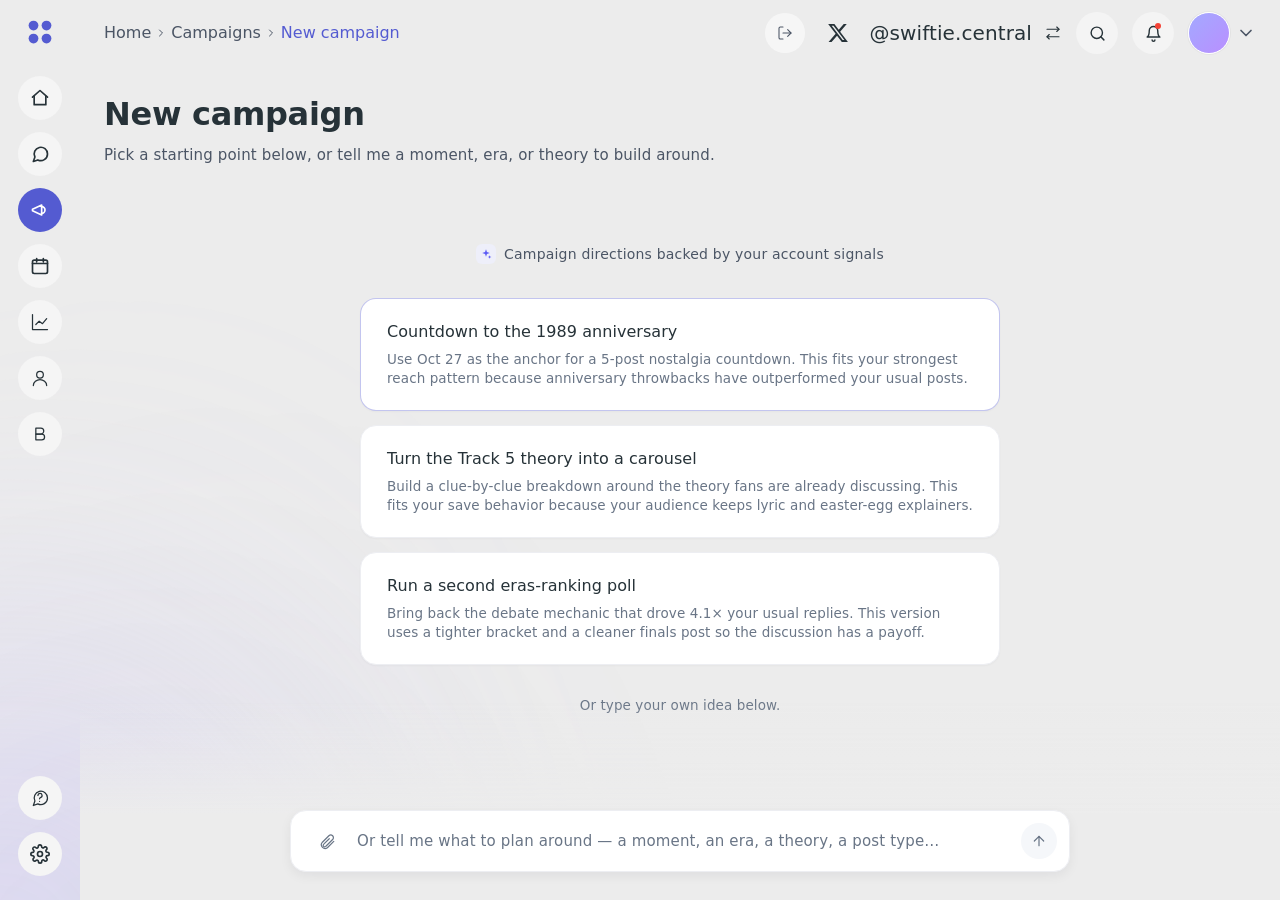
<file: designs/create-campaign.html>
<!doctype html>
<html lang="en">
<head>
<meta charset="utf-8" />
<meta name="viewport" content="width=device-width, initial-scale=1" />
<title>New campaign · Scout flow prototype</title>
<link rel="stylesheet" href="../design-system/tokens.css" />
<link rel="stylesheet" href="./_shared.css" />
<link rel="stylesheet" href="./_campaigns-components.css?v=7" />
<link rel="stylesheet" href="./_prototype.css" />
<style>
  body.mode-campaigns { background: var(--camp-surface-canvas); }

  /* Stick the shell — sidebar + topbar stay in place while the content
     column scrolls. The ambient background inherits the Campaigns
     dashboard treatment from _shared.css. */
  .sidebar {
    position: sticky !important;
    top: 0;
    height: 100vh;
    z-index: 25;
  }
  .topbar {
    position: sticky !important;
    top: 0;
    z-index: 22;
    background: var(--camp-surface-canvas, #ECECEC);
  }
  .topbar__breadcrumb {
    font-size: 16px;
    font-weight: 500;
    gap: 4px;
    color: #4B5565;
  }
  .topbar__breadcrumb b {
    color: #545BD1;
    font-weight: 500;
  }
  .topbar-acct {
    display: inline-flex;
    align-items: center;
    gap: 12px;
    height: 28px;
    padding: 0;
    background: transparent;
    border: none;
    cursor: pointer;
    color: #263238;
  }
  .topbar-acct__logo {
    width: 38px;
    height: 24px;
    display: inline-grid;
    place-items: center;
    color: #263238;
  }
  .topbar-acct__logo svg {
    width: 22px;
    height: 22px;
  }
  .topbar-acct__name {
    font-family: var(--font-sans);
    font-size: 20px;
    font-weight: 500;
    letter-spacing: 0.1px;
    color: #263238;
    line-height: 28px;
  }
  .topbar-acct__swap {
    width: 18px;
    height: 18px;
    display: inline-grid;
    place-items: center;
    color: #263238;
    transform: rotate(-90deg);
  }
  .topbar-acct__swap svg {
    width: 18px;
    height: 18px;
  }
  .topbar-icon-btn {
    width: 42px;
    height: 42px;
    border-radius: 24px;
    background: rgba(255, 255, 255, 0.4);
    border: none;
    color: #263238;
    cursor: pointer;
    display: inline-grid;
    place-items: center;
    position: relative;
    padding: 0;
    transition: background var(--duration-fast, 160ms) var(--ease-standard, ease);
  }
  .topbar-icon-btn:hover {
    background: rgba(255, 255, 255, 0.7);
  }
  .topbar-icon-btn svg {
    width: 17px;
    height: 17px;
  }
  .topbar-icon-btn__dot {
    position: absolute;
    top: 11px;
    right: 13px;
    width: 6px;
    height: 6px;
    border-radius: 50%;
    background: #F44336;
  }
  .topbar-user {
    display: inline-flex;
    align-items: center;
    gap: 6px;
    height: 42px;
    padding: 0;
    border: none;
    background: transparent;
    cursor: pointer;
    color: #4B5565;
  }
  .topbar-user__avatar {
    width: 42px;
    height: 42px;
    border-radius: 24px;
    background: linear-gradient(135deg, #A3A9FF 0%, #B98FFF 100%);
    border: 1.5px solid #FFFFFF;
    box-shadow: 0 0 0 1px rgba(17, 17, 20, 0.04);
  }
  .topbar-user__chev {
    width: 20px;
    height: 20px;
    color: #4B5565;
  }
  /* Hide the ambient blob outright once the user leaves the landing.
     The gradient competes with chat legibility, dock cards, and post
     drafts — and its transition was flashing back in between qdock
     openings and typewriter beats. Once the conversation starts
     (body.in-conversation), the surface commits to a single neutral
     canvas for the rest of the flow. `visibility: hidden` beats an
     `opacity: 0` transition here — no in-flight animation to stall. */
  body.in-conversation .atmosphere,
  body.has-side-panel .atmosphere,
  body.has-drafts .atmosphere,
  body.has-qdock .atmosphere {
    opacity: 0 !important;
    visibility: hidden;
    pointer-events: none;
  }
  /* Creation-flow landing atmosphere. The shared Campaigns blobs were
     pooling too much color in the bottom-left corner, so this page keeps
     the glow lower and softer while preserving a little depth on entry. */
  body.mode-campaigns .atmosphere__blob--violet {
    width: 520px;
    height: 520px;
    left: -260px;
    bottom: -310px;
    background: oklch(0.84 0.08 292 / 0.48);
    filter: blur(150px);
  }
  body.mode-campaigns .atmosphere__blob--indigo {
    width: 420px;
    height: 420px;
    left: -70px;
    bottom: -300px;
    background: oklch(0.56 0.16 282 / 0.14);
    opacity: 1;
    filter: blur(170px);
  }
  /* Keep the conversation canvas transparent so the Campaigns dashboard
     atmosphere runs continuously behind the create flow instead of
     appearing as a clipped rectangle inside the main column. */
  .cc-main {
    position: relative;
    z-index: 1;
    background: transparent;
  }
  body.in-conversation .cc-main {
    background: transparent;
  }
  /* Chat log gets breathing room at the bottom so the composer/footbar
     doesn't cover the last message, and the confirmation/question docks
     always sit visibly beneath the newest message rather than under the
     composer. */
  /* Chat log always leaves room at the bottom for the fixed composer /
     question dock — so the newest message never hides underneath it. */
  main { min-height: 0; }
  .cc-main { padding-bottom: 200px; }
  body.has-drafts .cc-main { padding-bottom: 160px; }
  /* Q-dock is a wider variant of the composer's bottom slot: same fixed
     position, same left/right anchoring. The card carries a soft border
     and light shadow so it reads as an input surface, not a floating card. */
  .cc-qdock__card {
    /* Card participates in the material story — a slightly translucent
       surface with its own gentle backdrop-filter creates a "clarity
       zone" punched into the frosted scrim, rather than a paper card
       floating on fog. Boosted shadow so the card still lifts. */
    box-shadow: 0 12px 32px rgba(15, 23, 42, 0.10),
                0 2px 6px rgba(15, 23, 42, 0.05) !important;
    border-radius: 14px !important;
    padding: 6px 6px 8px 6px;
    background: rgba(255, 255, 255, 0.88) !important;
    backdrop-filter: blur(4px) saturate(1.08) !important;
    -webkit-backdrop-filter: blur(4px) saturate(1.08) !important;
    border: 1px solid rgba(255, 255, 255, 0.6) !important;
  }
  /* Qdock header, list, and composer get extra whitespace so the surface
     feels like a room, not a stuffed shelf. Head is a comfy row; list has
     larger inter-option gaps; composer stands off the list with padding. */
  .cc-qdock__head { padding: 16px 16px 10px 16px !important; }
  .cc-qdock__list { padding: 4px 8px 4px 8px !important; gap: 4px !important; }
  .cc-qdock__opt { padding: 12px 14px !important; }
  .cc-qdock__composer {
    padding: 10px 12px 12px 12px !important;
    margin-top: 4px !important;
    border-top: 1px solid var(--camp-border-hairline) !important;
  }

  /* -------------------------------------------------------------------
     Glass system — a single material recipe shared across the drafting
     card, the qdock scrim, and the bottom fade. Reads as one language:
     - Warm-white tint (rgba(252, 252, 254, ...)) instead of pure white
     - saturate(1.08) adds a hint of colour warmth through the glass
     - Intensity (opacity + blur strength) varies per role, not the tint
     ------------------------------------------------------------------- */

  /* Bottom fade mask — always on during conversation. Pure canvas fade,
     no warm-glass tint in the intermediate stops. The scrim material
     is only meant to appear when the qdock is open; when closed, the
     bottom should read as clean canvas fading to transparent, not
     glass-tinted haze. */
  .cc-scroll-mask {
    position: fixed;
    left: var(--sidebar-w, 80px);
    right: 0;
    bottom: 0;
    height: 200px;
    z-index: 30;
    pointer-events: none;
    background: linear-gradient(
      to top,
      var(--camp-surface-canvas, #ECECEC) 0%,
      var(--camp-surface-canvas, #ECECEC) 42%,
      rgba(236, 236, 236, 0) 100%
    );
  }
  /* Panel-aware trim — when the drafts panel is open, the mask stops at
     the panel's edge so it doesn't fade over the drafts column. */
  body.has-side-panel .cc-scroll-mask { right: var(--cc-panel-w, 520px); }

  /* Qdock scrim — a progressive blur that's strong at the bottom (near
     the qdock) and fades to zero at the top (near the header). Two
     blurred pseudo-elements stack; a third noise layer (child span)
     sits on top so the material reads as real frosted glass, not a
     software blur. Ease-in-out on the fade so the room settles around
     the question rather than snapping to it. */
  .cc-qdock-scrim {
    position: fixed;
    inset: var(--cc-topbar-h, 66px) 0 0 var(--sidebar-w, 80px);
    z-index: 33; /* below qdock (34), above mask (30) */
    background: transparent;
    opacity: 0;
    /* CRITICAL: visibility: hidden fully kills the backdrop-filter on
       the ::before/::after pseudo-elements. With opacity:0 alone, some
       browsers keep computing the filter and it bleeds a subtle blur
       into the bottom of the page even when the qdock is closed. */
    visibility: hidden;
    pointer-events: none;
    transition: opacity 340ms cubic-bezier(0.4, 0, 0.2, 1),
                visibility 0s linear 340ms;
    overflow: hidden;
  }
  .cc-qdock-scrim::before,
  .cc-qdock-scrim::after {
    content: '';
    position: absolute;
    inset: 0;
    pointer-events: none;
  }
  /* Bottom layer — the strong-blur core sits right under the qdock. A
     whisper of cool undertone (rgba(248,250,253,X)) reads as glass, not
     a Photoshop overlay. Saturate commits to 1.12 so colours under the
     blur retain vibrance instead of graying out. Mask taper uses
     pixel-based stops at the top so short viewports keep a real feather
     instead of collapsing to a hard band. */
  .cc-qdock-scrim::before {
    backdrop-filter: blur(22px) saturate(1.12);
    -webkit-backdrop-filter: blur(22px) saturate(1.12);
    background: rgba(248, 250, 253, 0.30);
    /* Strictly ascending stops — previous version mixed pixel-from-top
       (like 80px) with percent-from-bottom stops that reversed order,
       which collapses into a HARD BAND under CSS clamping rules. This
       reads as the "sudden crop" of the blur. Fixed by using a smooth
       0% → 100% ramp with generous mid-band easing. */
    -webkit-mask-image: linear-gradient(
      to top,
      rgba(0, 0, 0, 1)    0%,
      rgba(0, 0, 0, 1)    38%,
      rgba(0, 0, 0, 0.78) 50%,
      rgba(0, 0, 0, 0.42) 62%,
      rgba(0, 0, 0, 0.18) 72%,
      rgba(0, 0, 0, 0.05) 82%,
      rgba(0, 0, 0, 0)    92%
    );
    mask-image: linear-gradient(
      to top,
      rgba(0, 0, 0, 1)    0%,
      rgba(0, 0, 0, 1)    38%,
      rgba(0, 0, 0, 0.78) 50%,
      rgba(0, 0, 0, 0.42) 62%,
      rgba(0, 0, 0, 0.18) 72%,
      rgba(0, 0, 0, 0.05) 82%,
      rgba(0, 0, 0, 0)    92%
    );
  }
  /* Middle layer — a longer, gentler blur that extends further up so
     the transition from strong blur to sharp content is a slow taper,
     not a visible band. Same cool tint at half strength. */
  .cc-qdock-scrim::after {
    backdrop-filter: blur(9px) saturate(1.12);
    -webkit-backdrop-filter: blur(9px) saturate(1.12);
    background: rgba(248, 250, 253, 0.14);
    /* Same fix — strictly ascending stops. The middle layer extends
       farther up than the strong layer so the composite fade reaches
       all the way to the scrim's top edge without a visible seam. */
    -webkit-mask-image: linear-gradient(
      to top,
      rgba(0, 0, 0, 0.85) 0%,
      rgba(0, 0, 0, 0.85) 32%,
      rgba(0, 0, 0, 0.62) 48%,
      rgba(0, 0, 0, 0.36) 62%,
      rgba(0, 0, 0, 0.16) 76%,
      rgba(0, 0, 0, 0.04) 88%,
      rgba(0, 0, 0, 0)    100%
    );
    mask-image: linear-gradient(
      to top,
      rgba(0, 0, 0, 0.85) 0%,
      rgba(0, 0, 0, 0.85) 32%,
      rgba(0, 0, 0, 0.62) 48%,
      rgba(0, 0, 0, 0.36) 62%,
      rgba(0, 0, 0, 0.16) 76%,
      rgba(0, 0, 0, 0.04) 88%,
      rgba(0, 0, 0, 0)    100%
    );
  }
  /* Noise layer — inline SVG turbulence at ~5% opacity. Grounds the
     material from "software blur" to "frosted glass" by adding
     micro-diffraction Backdrop-filter alone can never simulate.
     Masked with the same envelope as the blur so noise only shows
     where the glass is thick. */
  .cc-qdock-scrim__noise {
    position: absolute;
    inset: 0;
    pointer-events: none;
    opacity: 0.055;
    background-image: url("data:image/svg+xml;utf8,<svg xmlns='http://www.w3.org/2000/svg' width='240' height='240'><filter id='n'><feTurbulence type='fractalNoise' baseFrequency='0.85' numOctaves='2' seed='4'/><feColorMatrix values='0 0 0 0 0.05  0 0 0 0 0.05  0 0 0 0 0.05  0 0 0 1 0'/></filter><rect width='100%25' height='100%25' filter='url(%23n)'/></svg>");
    background-size: 240px 240px;
    mix-blend-mode: multiply;
    /* Same fix — strictly ascending stops so the noise fades cleanly
       instead of collapsing to a hard band. */
    -webkit-mask-image: linear-gradient(
      to top,
      rgba(0, 0, 0, 1)   0%,
      rgba(0, 0, 0, 1)   40%,
      rgba(0, 0, 0, 0.4) 60%,
      rgba(0, 0, 0, 0)   80%
    );
    mask-image: linear-gradient(
      to top,
      rgba(0, 0, 0, 1)   0%,
      rgba(0, 0, 0, 1)   40%,
      rgba(0, 0, 0, 0.4) 60%,
      rgba(0, 0, 0, 0)   80%
    );
  }
  body.has-qdock .cc-qdock-scrim {
    opacity: 1;
    visibility: visible;
    pointer-events: auto;
    /* Match transition — no delay on visibility when opening. */
    transition: opacity 340ms cubic-bezier(0.4, 0, 0.2, 1),
                visibility 0s linear 0s;
  }
  /* Keep the campaign header readable above the scrim so users always
     see what they're planning. */
  body.has-qdock .cc-header { z-index: 34; position: sticky; }
  /* Trim the scrim's right edge when the drafts panel is open so the
     panel doesn't get blurred with the chat. */
  body.has-side-panel .cc-qdock-scrim { right: var(--cc-panel-w, 520px); }

  /* Scroll padding so scrollIntoView respects the composer footprint —
     new messages land above the composer, not tucked behind it. */
  html { scroll-padding-bottom: 180px; }
  /* Neutralize the primary option's number badge — it read as "already
     selected" which conflicts with the "Recommended" chip's job. Numbers
     stay uniform; only the "Recommended" pill marks Scout's pick. */
  .cc-qdock__opt--primary .cc-qdock__opt-num {
    background: var(--camp-surface-hover, #F5F7FA) !important;
    color: var(--camp-text-tertiary) !important;
  }
  .cc-qdock__opt--primary:hover .cc-qdock__opt-num {
    background: var(--camp-surface, #FFF) !important;
    color: var(--indigo-500, #5B5BF5) !important;
  }
  /* Dock header controls — Skip + Minimize buttons sit on the right of
     the title bar so users can bail without a false answer, or collapse
     to keep scrolling the thread. */
  .cc-qdock__head-actions {
    margin-left: auto;
    display: inline-flex; align-items: center; gap: 4px;
  }
  .cc-qdock__head-btn {
    display: inline-flex; align-items: center; gap: 4px;
    height: 28px;
    padding: 0 10px;
    background: transparent;
    border: none;
    border-radius: 8px;
    color: var(--camp-text-tertiary);
    font-family: var(--font-sans);
    font-size: 12px; font-weight: 500;
    letter-spacing: 0.1px;
    cursor: pointer;
    transition: background 160ms var(--ease-standard), color 160ms var(--ease-standard);
  }
  .cc-qdock__head-btn:hover { background: var(--camp-surface-hover); color: var(--camp-text-primary); }
  .cc-qdock__head-btn svg { width: 14px; height: 14px; }
  /* Minimize button — icon-only. Hide the "Minimize" label so the row
     reads as a set of glyph controls, not verbose buttons. */
  #cc-qdock-minimize {
    width: 28px; height: 28px; padding: 0;
    display: grid; place-items: center;
    border-radius: 8px;
  }
  #cc-qdock-minimize .cc-qdock__head-btn-label { display: none; }
  #cc-qdock-minimize svg { width: 14px; height: 14px; }
  .cc-qdock.is-minimized .cc-qdock__list,
  .cc-qdock.is-minimized .cc-qdock__composer { display: none; }
  .cc-qdock.is-minimized .cc-qdock__card {
    border-radius: 999px !important;
    /* Minimized state has no modal presence — drop the backdrop-filter
       and the translucent surface so it reads as a status pill, not a
       glass card. */
    background: #FFFFFF !important;
    backdrop-filter: none !important;
    -webkit-backdrop-filter: none !important;
    border: 1px solid var(--camp-border-hairline) !important;
    box-shadow: 0 4px 12px rgba(15, 23, 42, 0.06) !important;
  }
  /* And hide the entire scrim when the qdock is minimized — no more
     blurred conversation behind an unobtrusive pill. */
  body.has-qdock:has(.cc-qdock.is-minimized) .cc-qdock-scrim {
    opacity: 0 !important;
    pointer-events: none !important;
  }
  .cc-qdock.is-minimized .cc-qdock__head { padding: 10px 14px; }
  .cc-qdock.is-minimized .cc-qdock__title {
    font-size: 12px; font-weight: 500; color: var(--camp-text-secondary);
    white-space: nowrap; overflow: hidden; text-overflow: ellipsis; max-width: 380px;
  }

  /* Spacing scale for the create-campaign surface. Tuned to the reference
     designs' generosity: 48px page gutter, 32px between the header and
     the conversation, no per-card elevation. */
  :root {
    /* All page-column content (breadcrumbs, heading, chat, composer)
       shares this single left inset from the main column edge. Prior
       to this the heading used a larger gutter than the breadcrumbs,
       which made the heading kick out visually. Now they share a rail. */
    --cc-rail-inset: 24px;
    /* Kept for compat with existing rules that used these tokens for
       from-viewport calculations. The rail token is the authoritative
       source going forward. */
    --cc-gutter-left: calc(var(--sidebar-w, 80px) + var(--cc-rail-inset));
    --cc-gutter-right: var(--cc-rail-inset);
    /* Drawer widened to fit the row-based post cards (842px card + gutter). */
    --cc-panel-w: 900px;
    --cc-chat-max: 780px;
    --cc-split-gap: 18px;
    --cc-draft-chat-w: clamp(360px, 30vw, 520px);
    --cc-draft-rail-top: 176px;
    --cc-draft-rail-bottom: 20px;
    --cc-draft-rail-pad: 14px;
    /* Landing container now sized to the two-card grid + heading gutter. */
    --cc-landing-max: 820px;
    /* Top chrome (topbar + campaign header) that stays stuck to viewport.
       Used to compute the scrolling region below. */
    --cc-topbar-h: 66px;
  }

  body.has-side-panel {
    /* Split layout: keep Scout as the narrower decision rail and give
       the draft posts the larger working surface. The panel width is
       computed from the viewport after reserving the left chat rail. */
    --cc-draft-chat-w: clamp(360px, 30vw, 520px);
    --cc-panel-w: calc(
      100vw - var(--sidebar-w, 80px) - var(--cc-rail-inset) - var(--cc-draft-chat-w) - var(--cc-split-gap)
    );
  }

  /* Header lives at the top-left of the main area — sticky beneath the
     topbar so the campaign title always follows the user as they scroll.
     Removed the auto-centering behavior on landing: the title now stays
     anchored to the left edge regardless of state. */
  .cc-header {
    position: sticky;
    top: var(--cc-topbar-h, 66px);
    z-index: 20;
    /* Left-anchored to the same rail as the topbar breadcrumbs — both
       live inside <main> so they share the same 24px inset origin. */
    padding: 28px var(--cc-rail-inset) 18px var(--cc-rail-inset);
    margin: 0;
    max-width: none;
    background: var(--camp-surface-canvas, #ECECEC);
  }
  /* Status row sits BELOW the heading + subtitle, quieter than before. */
  .cc-status-row {
    margin: 12px 0 0 0;
    display: flex;
    align-items: center;
    gap: 12px;
  }
  body.has-drafts .cc-status-row,
  body.has-side-panel .cc-status-row {
    /* Once we're past shaping, the status pill lives in the drawer
       header instead of taking up header room. */
    display: none;
  }
  /* KB chip next to the status pill — surfaces which KB Scout is on. */
  .cc-status-kb {
    display: inline-flex; align-items: center; gap: 6px;
    padding: 4px 10px;
    background: var(--camp-primary-tint);
    color: var(--indigo-500, #3C4194);
    border: none;
    border-radius: 999px;
    font-family: var(--font-sans);
    font-size: 11px; font-weight: 600;
    letter-spacing: 0.3px;
    cursor: pointer;
    transition: background 160ms var(--ease-standard);
  }
  .cc-status-kb:hover { background: var(--camp-primary-tint-hover, #DFE1F5); }
  .cc-status-kb[hidden] { display: none; }
  /* Shape-summary in header is retired — the header title and the
     in-chat selection pill together carry the shape's identity. */
  .cc-shape-summary { display: none !important; }
  /* Conversation column — the main body scrolls with the rail inset on
     both sides, and the inner chat log auto-centers within it. That
     makes the chat sit in the middle of the viewport (matching the
     composer / qdock, which also auto-center to the same width). */
  .cc-main {
    max-width: none;
    margin: 0;
    padding: 8px var(--cc-rail-inset) 140px var(--cc-rail-inset);
    transition: padding 360ms var(--ease-emphasized);
  }
  .cc-main .cc-chat {
    max-width: var(--cc-chat-max);
    margin: 0 auto;
  }
  /* Lift the bottom clearance once drafts + footbar + lifted composer land. */
  body.has-drafts .cc-main { padding-bottom: 220px; }
  .cc-title {
    font-family: var(--font-sans);
    font-size: 32px; line-height: 40px; font-weight: 600;
    letter-spacing: -0.3px;
    color: var(--camp-text-primary);
    margin: 0 0 10px 0;
    text-align: left;
  }
  .cc-subtitle {
    font-family: var(--font-sans);
    font-size: 15px; line-height: 22px; font-weight: 400;
    letter-spacing: 0.15px;
    color: var(--camp-text-secondary);
    margin: 0;
    text-align: left;
  }
  /* Bottom-docked composer — same rail as the chat log and heading.
     Left-anchored, not auto-centered, so heading/chat/composer form a
     single visual column. */
  .cc-composer-dock {
    position: fixed;
    left: var(--cc-gutter-left);
    right: var(--cc-gutter-right);
    bottom: 28px;
    z-index: 32;
    transition: right 360ms var(--ease-emphasized), bottom 260ms var(--ease-standard);
  }
  .cc-composer-dock .chat-composer {
    max-width: var(--cc-chat-max);
    margin: 0;
    box-shadow: 0 4px 12px rgba(15, 23, 42, 0.06);
    border: 1px solid var(--camp-border-hairline);
  }
  /* QDock — left-anchored to the same rail as the chat + composer so
     heading, pills, chat items, and composer form one visual column. */
  .cc-qdock__card {
    margin: 0 !important;
  }

  /* When the side panel is open: it's flush-right, so composer/footbar
     end at exactly the panel edge. Chat column ANCHORS to the left (not
     centered) — the conversation slides into the header's column. Panel
     sits INSIDE the layout with a shared split gutter from the chat area — no
     elevation, no shadow, no floating card feel. Mirrors the campaigns
     dashboard's inline panel pattern. */
  body.has-side-panel .cc-composer-dock { right: calc(var(--cc-panel-w) + var(--cc-split-gap)); }
  body.has-side-panel .footbar { right: calc(var(--cc-panel-w) + var(--cc-split-gap)); }

  body.has-side-panel .cc-main {
    max-width: none;
    margin: 0;
    padding-left: var(--cc-gutter-left);
    padding-right: calc(var(--cc-panel-w) + var(--cc-split-gap));
  }
  /* Chat column also shrinks so text doesn't run underneath the panel.
     The chatlog wraps to the remaining viewport width, and the header
     mirrors the same right-padding so the title doesn't get clipped. */
  body.has-side-panel .cc-header {
    padding-right: calc(var(--cc-panel-w) + var(--cc-split-gap));
  }
  /* In drafting state the header keeps its usual left inset but doesn't
     compress the title — the drafts panel to the right handles its own
     space. Title/subtitle scale down so they sit above the card without
     dominating it. */
  body.has-drafts .cc-header {
    padding-right: calc(var(--cc-panel-w) + var(--cc-split-gap));
    padding-bottom: 12px;
  }
  body.has-drafts .cc-title { font-size: 24px; line-height: 30px; }
  body.has-drafts .cc-subtitle { font-size: 14px; line-height: 20px; }
  /* When the drafts panel is open, the left conversation column should
     stay narrow (matching the composer) rather than sprawling across
     the whole viewport. Was `max-width: none; width: 100%` — that let
     the chat sprawl 1300px+ next to a 560px composer, making the left
     side read as cropped and imbalanced. */
  body.has-side-panel .cc-chat {
    max-width: var(--cc-chat-max, 780px);
    width: 100%;
    margin: 0;
  }
  /* In the drafting phase specifically, the chat column matches the
     responsive Scout rail so the right post panel remains dominant. */
  body.has-drafts .cc-chat,
  body.has-drafts.has-side-panel .cc-chat {
    max-width: min(100%, var(--cc-draft-chat-w));
    margin: 0;
  }

  /* ==================================================================
     Drafting state — the left chat becomes a bounded conversation card,
     visually balanced against the drafts panel on the right. Per Figma:
     translucent white surface (rgba(255,255,255,0.4)), 24px radius,
     internal scroll, composer integrated at the bottom edge.
     ================================================================== */
  body.has-drafts .cc-main {
    position: fixed;
    left: var(--cc-gutter-left);
    top: var(--cc-draft-rail-top);
    bottom: var(--cc-draft-rail-bottom);
    width: var(--cc-draft-chat-w);
    max-width: var(--cc-draft-chat-w);
    margin: 0;
    padding: 0;
    background: rgba(255, 255, 255, 0.74);
    border: 1px solid rgba(255, 255, 255, 0.72);
    border-radius: 18px;
    box-shadow: 0 12px 28px rgba(15, 23, 42, 0.08),
                0 1px 2px rgba(15, 23, 42, 0.04);
    backdrop-filter: blur(8px) saturate(1.04);
    -webkit-backdrop-filter: blur(8px) saturate(1.04);
    display: flex;
    overflow: hidden;
    z-index: 18;
    transition: width 260ms var(--ease-standard);
  }
  body.has-drafts.has-side-panel .cc-main {
    padding: 0;
  }
  /* The chatlog scrolls inside the rail, so older planning cards never sit
     underneath the post workspace. */
  body.has-drafts.has-side-panel .cc-main .cc-chat,
  body.has-drafts .cc-main .cc-chat {
    flex: 1 1 auto;
    align-self: stretch;
    min-height: 0;
    overflow-y: auto;
    padding: 18px 18px 92px 18px;
    display: flex;
    flex-direction: column;
    align-items: stretch;
    gap: 18px;
    max-width: none;
    margin: 0;
    width: 100%;
    box-sizing: border-box;
    overscroll-behavior: contain;
  }
  /* Custom scroll rail on the right — 4px, muted, rounded. Firefox uses
     `scrollbar-width: thin` as a graceful fallback; Chromium/WebKit gets
     the exact spec. */
  body.has-drafts .cc-main .cc-chat {
    scrollbar-width: thin;
    scrollbar-color: #D8D8D8 transparent;
  }
  body.has-drafts .cc-main .cc-chat::-webkit-scrollbar { width: 6px; }
  body.has-drafts .cc-main .cc-chat::-webkit-scrollbar-track { background: transparent; }
  body.has-drafts .cc-main .cc-chat::-webkit-scrollbar-thumb {
    background: #D8D8D8;
    border-radius: 8px;
  }
  /* Composer floats visually inside the rail. Its bounds follow the rail
     padding so it reads as part of the panel, not as a detached page pill. */
  body.has-drafts .cc-composer-dock {
    position: fixed;
    left: calc(var(--cc-gutter-left) + var(--cc-draft-rail-pad));
    right: auto;
    bottom: calc(var(--cc-draft-rail-bottom) + var(--cc-draft-rail-pad));
    width: calc(var(--cc-draft-chat-w) - (var(--cc-draft-rail-pad) * 2));
    max-width: none;
    padding: 0;
    z-index: 24;
    margin: 0;
    box-sizing: border-box;
  }
  body.has-drafts .cc-composer-dock .chat-composer {
    max-width: none;
    margin: 0;
    padding: 12px 20px;
    height: 50px;
    background: #FFFFFF;
    border: 1px solid #EEEEEE;
    border-radius: 16px;
    box-shadow: none;
    box-sizing: border-box;
    display: flex;
    align-items: center;
    gap: 8px;
  }
  /* Give the chat log enough bottom padding so the last message clears the
     internal composer overlay. */
  body.has-drafts .cc-main .cc-chat { padding-bottom: 96px; }
  /* Bottom mask + qdock scrim don't apply inside the card — they were
     designed for the page-scroll world. Turn them off in drafting state
     so the card's own boundary reads as the edge of the conversation. */
  body.has-drafts .cc-scroll-mask { display: none; }

  /* Messages inside the rail. Chat bubbles alternate sides and keep at
     least 40px clear on the opposite side; generated components below
     stretch full width. */
  body.has-drafts .cc-main .chatmsg--user {
    align-self: flex-end;
    width: fit-content;
    max-width: calc(100% - 40px);
    margin-left: 40px;
  }
  body.has-drafts .cc-main .chatmsg--user .chatmsg__bubble {
    background: #F4F4F4;
    border-radius: 8px;
    padding: 8px 12px;
    font-family: var(--font-sans);
    font-size: 14px;
    line-height: 17px;
    color: #263238;
    letter-spacing: 0;
    box-shadow: none;
  }
  body.has-drafts .cc-main .chatmsg--post-instruction {
    align-self: flex-end;
    width: fit-content;
    max-width: calc(100% - 40px);
    margin-left: 40px;
  }
  body.has-drafts .cc-main .chatmsg--post-instruction .chatmsg__bubble {
    width: auto;
    border: 1px solid rgba(84, 91, 209, 0.16);
    background: #F7F7FF;
  }
  .chatmsg__post-context {
    display: flex;
    align-items: center;
    gap: 6px;
    margin-bottom: 6px;
    color: var(--camp-primary, #545BD1);
    font-size: 11px;
    font-weight: 700;
    line-height: 14px;
    letter-spacing: 0.4px;
    text-transform: uppercase;
  }
  .chatmsg__post-context::before {
    content: "";
    width: 6px;
    height: 6px;
    border-radius: 999px;
    background: currentColor;
    opacity: 0.72;
  }
  .chatmsg__post-text {
    display: block;
    font-size: 14px;
    line-height: 20px;
    color: #263238;
  }
  body.has-drafts .cc-main .chatmsg--scout {
    align-self: flex-start;
    width: fit-content;
    max-width: calc(100% - 40px);
    margin-right: 40px;
    border: 1px solid #E6E6E6;
    border-radius: 12px;
    padding: 12px;
    background: #FFFFFF;
    box-shadow: none;
  }
  body.has-drafts .cc-main .chatmsg--scout .chatmsg__head { margin-bottom: 6px; }
  body.has-drafts .cc-main .chatmsg--scout .chatmsg__text {
    font-family: var(--font-sans);
    font-size: 14px;
    line-height: 22px;
    color: #263238;
  }
  /* Action-state receipt stays subtle inline metadata even inside the
     card — no chip treatment, just muted grey. */
  body.has-drafts .cc-main .cc-actions { margin: 0; padding: 0; }
  body.has-drafts .cc-main .cc-actions__receipt { padding: 0; }

  body.has-drafts .cc-main .cc-conf,
  body.has-drafts .cc-main .cc-playback,
  body.has-drafts .cc-main .cc-proc-line,
  body.has-drafts .cc-main .cc-actions {
    align-self: stretch;
    width: 100%;
    max-width: none !important;
    margin-left: 0;
    margin-right: 0;
    box-sizing: border-box;
  }

  /* Composer input inside the card — tighten the placeholder + send
     button to the spec's proportions. */
  body.has-drafts .cc-composer-dock .chat-composer__input {
    font-family: var(--font-sans);
    font-size: 14px;
    line-height: 24px;
    color: #263238;
    height: 26px;
    flex: 1;
  }
  body.has-drafts .cc-composer-dock .chat-composer__input::placeholder {
    color: #9AA4B2;
  }
  body.has-drafts .cc-composer-dock .chat-composer__send {
    width: 26px; height: 26px;
    background: #EEF2F6;
    border-radius: 32px;
    border: none;
    display: grid; place-items: center;
    padding: 5px;
  }
  body.has-drafts .cc-composer-dock .chat-composer__send svg {
    width: 16px; height: 16px;
    color: #98A2B3;
  }

  /* Narrower viewports: preserve the hierarchy, posts get more space
     than Scout, but both rails compress instead of overlapping. */
  @media (max-width: 1440px) {
    body.has-side-panel {
      --cc-draft-chat-w: clamp(340px, 29vw, 440px);
      --cc-panel-w: calc(100vw - var(--sidebar-w, 80px) - var(--cc-rail-inset) - var(--cc-draft-chat-w) - var(--cc-split-gap));
    }
  }
  @media (max-width: 1200px) {
    body.has-side-panel {
      --cc-draft-chat-w: clamp(320px, 31vw, 380px);
      --cc-panel-w: calc(100vw - var(--sidebar-w, 80px) - var(--cc-rail-inset) - var(--cc-draft-chat-w) - var(--cc-split-gap));
    }
    body.has-side-panel .cc-main {
      padding-right: calc(var(--cc-panel-w) + var(--cc-split-gap));
    }
    body.has-side-panel .cc-header {
      padding-right: calc(var(--cc-panel-w) + var(--cc-split-gap));
    }
  }
  @media (max-width: 900px) {
    body.has-side-panel {
      --cc-draft-chat-w: clamp(280px, 34vw, 320px);
      --cc-panel-w: calc(100vw - var(--sidebar-w, 80px) - var(--cc-rail-inset) - var(--cc-draft-chat-w) - var(--cc-split-gap));
    }
    body.has-drafts {
      --cc-draft-rail-top: 156px;
    }
  }
  @media (max-width: 720px) {
    body.has-side-panel {
      --cc-draft-chat-w: calc(100vw - var(--sidebar-w, 80px) - (var(--cc-rail-inset) * 2));
      --cc-panel-w: 0px;
    }
    body.has-drafts .side-panel {
      display: none;
    }
    body.has-drafts .cc-header {
      padding-right: var(--cc-rail-inset);
    }
  }
  /* Inline drafts panel — no shadow, no rounded corners on the outer
     edge. Uses the same canvas token as the campaigns dashboard's curated
     panel, so the panel reads as one continuous surface with the rest
     of the app, not a floating white card. Post cards inside get their
     own white surface for contrast. */
  .side-panel {
    width: var(--cc-panel-w) !important;
    top: 72px !important;
    right: 0 !important;
    bottom: 0 !important;
    height: auto !important;
    border-radius: 0 !important;
    border: none !important;
    border-left: 1px solid var(--camp-border-hairline) !important;
    box-shadow: none !important;
    background: var(--camp-surface-canvas, #ECECEC) !important;
  }
  .side-panel[hidden] { display: none !important; }
  .side-panel__body { overflow-y: auto; padding: 16px 20px 40px !important; }
  .side-panel__header--toolbar {
    padding: 14px 20px !important;
    border-bottom: 1px solid var(--camp-border-hairline);
    display: flex; align-items: center; gap: 12px;
    background: var(--camp-surface-canvas, #ECECEC);
    position: sticky; top: 0; z-index: 2;
  }
  /* Post cards inside the canvas-tinted panel get a white surface with a
     soft border so they still pop out of the neutral canvas. */
  .side-panel .postdraft {
    background: var(--camp-surface, #FFFFFF);
    border: 1px solid var(--camp-border-hairline);
    border-radius: 12px;
    padding: 16px;
    margin-bottom: 12px;
  }
  .side-panel .postdraft:last-child { margin-bottom: 0; }
  .side-panel__count {
    font-family: var(--font-sans);
    font-size: 13px; font-weight: 500;
    color: var(--camp-text-secondary);
    letter-spacing: 0.1px;
    white-space: nowrap;
  }
  .side-panel__toolbar {
    margin-left: auto;
    display: inline-flex; align-items: center; gap: 8px;
  }
  /* Retire the badge + heading block since the campaign heading is now
     always visible in the page's top-left. */
  .side-panel__badge, .side-panel__heading { display: none !important; }
  /* The chat column inside .cc-main stays at its natural width and
     hugs the LEFT gutter — no auto-centering. This is the "conversation
     shifted left" behavior the design calls for. */
  body.has-side-panel .cc-main .cc-chat {
    max-width: var(--cc-chat-max);
    margin-inline: 0;
  }
  body.has-side-panel .cc-composer-dock .chat-composer {
    margin: 0;
    max-width: var(--cc-chat-max);
  }

  /* Once drafts land, the composer STAYS put — users can keep talking
     to Scout ("swap the tone", "shorten Post 2", "regenerate all imagery")
     without leaving the flow. Only the bottom position shifts up so it
     doesn't overlap the drafts panel footer.
     (The old rule that hid this dock has been retired.) */
  body.has-drafts .cc-composer-dock {
    bottom: calc(var(--cc-draft-rail-bottom) + var(--cc-draft-rail-pad));
  }

  /* Hide the empty user-avatar circle — per design-language §8 the user side
     is right-aligned, no avatar. Scoped locally so other flows using
     _campaigns-components.css can still opt in. */
  .chatmsg--user .chatmsg__avatar { display: none; }

  /* ==================================================================
     Landing hero — prompt + three shape cards.
     Shown on entry; fades out once the user seeds the campaign so the
     conversation can take the surface. Also the first hierarchy anchor:
     one giant prompt and three visible next moves is a stronger read
     than an empty page.
     ================================================================== */
  /* Landing wraps in its own wider container so the three shape cards
     can breathe in a single row. Once the landing is dismissed (hidden),
     cc-main snaps back to the narrow chat column width so the chatlog
     matches the composer pill's 760px. */
  body:not(.has-side-panel) .cc-main:has(.cc-landing:not([hidden])) {
    max-width: none;
    margin: 0;
  }
  /* Chatlog matches composer width. Auto-centered horizontally during
     planning so the conversation sits in the middle of the viewport.
     Once drafts land, has-drafts rules re-anchor it inside the left
     card. `width` deliberately unset so auto margins can distribute
     the spare space and actually center the block. */
  .cc-chat { max-width: var(--cc-chat-max); margin: 0 auto; }
  .cc-landing {
    padding: 0 var(--cc-gutter-right) 0 0;
    max-width: none;
    margin: 0;
    opacity: 1;
    transform: translateY(0);
    transition: opacity 320ms var(--ease-standard), transform 320ms var(--ease-standard);
  }
  .cc-landing[hidden] { display: none; }
  .cc-landing.is-leaving { opacity: 0; transform: translateY(-6px); pointer-events: none; }
  .cc-landing__lead {
    color: var(--camp-text-secondary);
    font-size: 13px; line-height: 20px; font-weight: 500;
    letter-spacing: 0.2px;
    text-transform: none;
    margin: 0 0 12px 0;
    display: inline-flex; align-items: center; gap: 8px;
  }
  .cc-landing__lead-badge {
    display: inline-flex; align-items: center; justify-content: center;
    width: 20px; height: 20px;
    border-radius: 6px;
    background: var(--camp-primary-tint);
    color: var(--indigo-500, #3C4194);
  }
  .cc-landing__lead-badge svg { width: 12px; height: 12px; }
  /* Landing prompt input was removed — the bottom composer serves that
     role now. Lead + shape cards are the whole landing. */

  /* Shape cards — two side-by-side, Scout's curated starting points.
     Each card fades and lifts on entry with a staggered delay so the
     landing "unfolds" for the user rather than snapping in. */
  .cc-shape-grid {
    display: grid;
    grid-template-columns: repeat(2, minmax(0, 1fr));
    gap: 16px;
    max-width: 780px;
  }
  /* Intent-mode: three cards. Uses a 3-column grid at wider viewports,
     collapsing to a single column below 720px. */
  .cc-shape-grid--intents {
    grid-template-columns: repeat(3, minmax(0, 1fr));
    max-width: 900px;
  }
  @media (max-width: 780px) {
    .cc-shape-grid { grid-template-columns: 1fr; }
    .cc-shape-grid--intents { grid-template-columns: 1fr; }
  }
  @media (min-width: 780px) and (max-width: 1024px) {
    .cc-shape-grid--intents { grid-template-columns: repeat(2, minmax(0, 1fr)); }
  }
  .cc-shape-card {
    position: relative;
    display: flex; flex-direction: column; gap: 12px;
    padding: 22px;
    background: var(--camp-surface, #FFFFFF);
    border: 1px solid var(--camp-border-hairline, #E4E7EC);
    border-radius: 16px;
    text-align: left;
    cursor: pointer;
    opacity: 0;
    transform: translateY(10px);
    animation: ccShapeCardIn 520ms var(--ease-emphasized) both;
    animation-delay: calc(160ms + var(--cc-card-i, 0) * 90ms);
    transition: border-color 200ms var(--ease-standard), box-shadow 200ms var(--ease-standard), transform 200ms var(--ease-standard);
  }
  @keyframes ccShapeCardIn {
    from { opacity: 0; transform: translateY(10px); }
    to   { opacity: 1; transform: translateY(0); }
  }
  /* The lead label ("Scout can start from any of these") lifts in first,
     just ahead of the cards. */
  .cc-landing__lead {
    opacity: 0;
    animation: ccShapeCardIn 400ms var(--ease-emphasized) both;
    animation-delay: 60ms;
  }
  /* Landing leaves cleanly when the flow advances. */
  .cc-landing.is-leaving .cc-shape-card {
    animation: ccShapeCardOut 240ms var(--ease-standard) both;
    animation-delay: calc(var(--cc-card-i, 0) * 40ms);
  }
  @keyframes ccShapeCardOut {
    to { opacity: 0; transform: translateY(-6px); }
  }
  .cc-shape-card:hover {
    border-color: rgba(60, 65, 148, 0.32);
    box-shadow: 0 12px 28px rgba(60, 65, 148, 0.10);
    transform: translateY(-1px);
  }
  .cc-shape-card:focus-visible {
    outline: none;
    border-color: var(--indigo-500, #3C4194);
    box-shadow: 0 0 0 3px rgba(60, 65, 148, 0.16);
  }
  .cc-shape-card--rec { border-color: rgba(60, 65, 148, 0.24); }
  .cc-shape-card__head {
    display: flex; align-items: center; gap: 10px;
    flex-wrap: wrap;
  }
  .cc-shape-card__kind {
    font-size: 11px; font-weight: 700;
    letter-spacing: 0.6px; text-transform: uppercase;
    color: var(--indigo-500, #3C4194);
    background: var(--camp-primary-tint);
    padding: 4px 8px; border-radius: 999px;
  }
  .cc-shape-card__rec {
    font-size: 11px; font-weight: 600;
    color: var(--indigo-500, #3C4194);
    background: transparent;
    border: 1px solid rgba(60, 65, 148, 0.28);
    padding: 3px 8px; border-radius: 999px;
    letter-spacing: 0.2px;
  }
  .cc-shape-card__title {
    font-size: 18px; line-height: 24px; font-weight: 600;
    letter-spacing: -0.15px;
    color: var(--camp-text-primary);
    margin: 0;
  }
  .cc-shape-card__desc {
    font-size: 14px; line-height: 21px; font-weight: 400;
    color: var(--camp-text-secondary);
    margin: 0;
  }
  .cc-shape-card__meta {
    display: flex; align-items: center; gap: 10px;
    margin-top: auto;
    padding-top: 8px;
    border-top: 1px dashed rgba(228, 231, 236, 0.9);
    color: var(--camp-text-tertiary);
    font-size: 12px; font-weight: 500;
  }
  .cc-shape-card__meta svg { width: 13px; height: 13px; }
  .cc-shape-card__meta-sep { color: rgba(0, 0, 0, 0.14); }

  /* ==================================================================
     Status pill in the topbar — the single wayfinding signal.
     Ordered progression: Draft → Shaping → Drafting → In review.
     Sits to the left of the account switcher. Uses the campaign status
     families (§2 in campaigns.md).
     ================================================================== */
  .cc-status {
    display: inline-flex; align-items: center; gap: 8px;
    padding: 5px 12px 5px 10px;
    border-radius: 999px;
    font-size: 12px; font-weight: 500;
    letter-spacing: 0.15px;
    background: #F4F3FF; border: 1px solid #D9D6FE; color: #5925DC;
    transition: background 220ms var(--ease-standard), border-color 220ms var(--ease-standard), color 220ms var(--ease-standard);
  }
  .cc-status__dot {
    width: 6px; height: 6px; border-radius: 999px; background: currentColor;
    box-shadow: 0 0 0 3px rgba(89, 37, 220, 0.14);
  }
  .cc-status--shaping { background: #F4F3FF; border-color: #D9D6FE; color: #5925DC; }
  .cc-status--drafting { background: #FFFAEB; border-color: #FEDF89; color: #B54708; }
  .cc-status--drafting .cc-status__dot {
    box-shadow: 0 0 0 3px rgba(181, 71, 8, 0.16);
    animation: ccStatusPulse 1.6s ease-in-out infinite;
  }
  .cc-status--review { background: #EFF8FF; border-color: #B2DDFF; color: #175CD3; }
  .cc-status--ready { background: #ECFDF3; border-color: #ABEFC6; color: #067647; }
  @keyframes ccStatusPulse {
    0%, 100% { opacity: 1; }
    50%      { opacity: 0.35; }
  }

  /* Exit affordance in the topbar — quiet ghost text button. */
  .cc-exit {
    display: inline-flex; align-items: center; gap: 6px;
    background: transparent; border: none;
    color: var(--camp-text-secondary);
    font-size: 13px; font-weight: 500;
    cursor: pointer;
    padding: 8px 10px;
    border-radius: 8px;
    transition: background 160ms var(--ease-standard), color 160ms var(--ease-standard);
  }
  .cc-exit:hover { background: rgba(0, 0, 0, 0.04); color: var(--camp-text-primary); }
  .cc-exit svg { width: 16px; height: 16px; }
  .cc-exit--icon {
    padding: 0;
    width: 40px; height: 40px;
    border-radius: 999px;
    justify-content: center;
    background: rgba(255, 255, 255, 0.55);
  }
  .cc-exit--icon:hover { background: rgba(255, 255, 255, 0.85); }

  /* Title is a plain block now; the status pill sits below in .cc-status-row. */

  /* ==================================================================
     Header — title crossfade + shape summary chip below.
     ================================================================== */
  .cc-title { transition: opacity 320ms var(--ease-standard); }
  .cc-title.is-swapping { opacity: 0; }
  .cc-subtitle { transition: opacity 320ms var(--ease-standard); }
  .cc-subtitle.is-swapping { opacity: 0; }

  .cc-shape-summary {
    display: inline-flex; align-items: center; gap: 12px;
    padding: 8px 14px 8px 10px;
    margin: 8px 0 0 0;
    background: #FFFFFF;
    border: 1px solid rgba(60, 65, 148, 0.20);
    border-radius: 999px;
    box-shadow: 0 4px 12px rgba(15, 23, 42, 0.05);
    animation: ccChipIn 320ms var(--ease-emphasized);
  }
  .cc-shape-summary[hidden] { display: none; }
  .cc-shape-summary__pill {
    display: inline-flex; align-items: center; gap: 6px;
    padding: 4px 8px; border-radius: 999px;
    background: #EEF0FF;
    color: var(--indigo-500, #3C4194);
    font-size: 11px; font-weight: 600;
    letter-spacing: 0.3px;
  }
  .cc-shape-summary__pill svg { width: 11px; height: 11px; }
  .cc-shape-summary__body { display: flex; flex-direction: column; gap: 2px; }
  .cc-shape-summary__title {
    font-size: 13px; font-weight: 600;
    color: var(--camp-text-primary);
    letter-spacing: -0.05px;
  }
  .cc-shape-summary__meta {
    font-size: 11px; font-weight: 500;
    color: var(--camp-text-tertiary);
  }
  .cc-shape-summary__adjust {
    margin-left: 4px;
    background: transparent; border: none;
    color: var(--indigo-500, #3C4194);
    font-size: 12px; font-weight: 600;
    cursor: pointer;
    padding: 4px 8px; border-radius: 6px;
  }
  .cc-shape-summary__adjust:hover { background: rgba(60, 65, 148, 0.08); }
  @keyframes ccChipIn {
    0%   { opacity: 0; transform: translateY(-4px); }
    100% { opacity: 1; transform: translateY(0); }
  }

  /* ==================================================================
     Toast rail — bottom-right, stacked. §3.20.10.
     ================================================================== */
  .cc-toasts {
    position: fixed;
    right: 24px; bottom: 24px;
    z-index: 60;
    display: flex; flex-direction: column-reverse;
    gap: 10px;
    pointer-events: none;
    max-width: 420px;
  }
  .cc-toast {
    pointer-events: auto;
    display: flex; align-items: flex-start; gap: 10px;
    padding: 12px 14px;
    background: #FFFFFF;
    border-radius: 12px;
    box-shadow: 0 0 21px rgba(0, 0, 0, 0.14);
    min-width: 320px;
    animation: ccToastIn 260ms var(--ease-emphasized);
  }
  .cc-toast.is-leaving { animation: ccToastOut 220ms var(--ease-standard) forwards; }
  .cc-toast__icon {
    width: 22px; height: 22px; flex: 0 0 22px;
    border-radius: 999px;
    display: inline-flex; align-items: center; justify-content: center;
    color: #2E7D32;
  }
  .cc-toast__icon svg { width: 16px; height: 16px; }
  .cc-toast__body { display: flex; flex-direction: column; gap: 2px; flex: 1; min-width: 0; }
  .cc-toast__title {
    font-size: 14px; font-weight: 500;
    color: #2E7D32;
    letter-spacing: -0.05px;
  }
  .cc-toast__desc {
    font-size: 13px; font-weight: 400;
    color: var(--camp-text-secondary);
  }
  .cc-toast__action {
    background: transparent; border: none;
    color: var(--indigo-500, #3C4194);
    font-size: 13px; font-weight: 600;
    cursor: pointer;
    padding: 4px 8px; border-radius: 6px;
    align-self: center;
  }
  .cc-toast__action:hover { background: rgba(60, 65, 148, 0.08); }
  .cc-toast__close {
    width: 26px; height: 26px; flex: 0 0 26px;
    background: transparent; border: none; cursor: pointer;
    border-radius: 6px;
    display: inline-flex; align-items: center; justify-content: center;
    color: var(--camp-text-tertiary);
    align-self: flex-start;
  }
  .cc-toast__close:hover { background: rgba(0, 0, 0, 0.04); color: var(--camp-text-primary); }
  .cc-toast__close svg { width: 14px; height: 14px; }
  .cc-toast--info .cc-toast__icon { color: var(--indigo-500, #3C4194); }
  .cc-toast--info .cc-toast__title { color: var(--camp-text-primary); }
  .cc-toast--warn .cc-toast__icon { color: #B54708; }
  .cc-toast--warn .cc-toast__title { color: #7C4A1E; }
  @keyframes ccToastIn {
    0%   { opacity: 0; transform: translateY(8px); }
    100% { opacity: 1; transform: translateY(0); }
  }
  @keyframes ccToastOut {
    0%   { opacity: 1; transform: translateY(0); }
    100% { opacity: 0; transform: translateY(8px); }
  }

  /* ==================================================================
     Post card — horizontal ROW layout per the Figma spec.
     842px wide, 135px tall, 12px radius. Left gutter holds the drag
     grip (3 pairs of dots). Content area stacks: top row (num + AI
     badge + status pill + minus), middle body copy, bottom row (clock +
     scheduled at + attachments pill + arrow-up-right button).
     ================================================================== */
  .cc-postcard {
    display: flex; flex-direction: row; align-items: stretch;
    flex-shrink: 0;
    background: #FFFFFF;
    border-radius: 12px;
    min-height: 135px;
    border: 1px solid rgba(228, 231, 236, 0.6);
    overflow: hidden;
    transition: box-shadow 200ms var(--ease-standard), border-color 200ms var(--ease-standard);
    animation: ccCardIn 360ms var(--ease-emphasized) both;
  }
  .cc-postcard.is-ai-processing {
    border-color: rgba(84, 91, 209, 0.34);
    box-shadow: 0 0 0 3px rgba(84, 91, 209, 0.08);
  }
  /* When a comment sheet is open the card grows — release the clamp so
     the sheet is not cropped by min-height and overflow hidden. */
  .cc-postcard.is-commenting {
    min-height: 0;
    overflow: visible;
  }
  .cc-postcard:hover { border-color: rgba(60, 65, 148, 0.20); }
  .cc-postcard:hover { box-shadow: 0 6px 18px rgba(15, 23, 42, 0.06); }

  /* Drag grip — 3 pairs of 4px dots, vertically centered. */
  .cc-postcard__grip {
    flex: 0 0 24px;
    display: flex; flex-direction: column; align-items: center; justify-content: center;
    gap: 4px;
    cursor: grab;
  }
  .cc-postcard__grip-row {
    display: flex; gap: 2px;
  }
  .cc-postcard__grip-row span {
    width: 4px; height: 4px;
    border-radius: 999px;
    background: #D9DEE7;
    display: inline-block;
    transition: background 160ms var(--ease-standard);
  }
  .cc-postcard:hover .cc-postcard__grip-row span { background: #98A2B3; }
  .cc-postcard__grip { flex: 0 0 22px; padding-left: 6px; }
  .cc-postcard__grip-row { gap: 3px; }
  .cc-postcard__grip { gap: 3px; }

  /* Content cell — 16px padding, three stacked rows. */
  .cc-postcard__cell {
    flex: 1; min-width: 0;
    padding: 16px;
    display: flex; flex-direction: column; justify-content: space-between;
    gap: 12px;
  }

  /* Top row: meta on the left, status + minus on the right. */
  .cc-postcard__row-head {
    display: flex; align-items: center; justify-content: space-between;
    gap: 8px;
  }
  .cc-postcard__row-head-left {
    display: flex; align-items: center; gap: 8px;
    min-width: 0;
  }
  /* Post index — small, tabular, monospaced-feel; the counter recedes
     so it does not compete with the actual post copy. "01 / 04" reads
     as a quiet tally, not a heading. */
  .cc-postcard__num {
    font-family: var(--font-sans);
    font-size: 11.5px;
    font-weight: 500;
    line-height: 16px;
    color: #98A2B3;
    letter-spacing: 0.2px;
    white-space: nowrap;
    font-variant-numeric: tabular-nums;
    display: inline-flex; align-items: baseline; gap: 2px;
  }
  .cc-postcard__num-idx { color: #4B5565; font-weight: 600; }
  .cc-postcard__num-sep { color: #CBD5E1; padding: 0 1px; }
  .cc-postcard__num-total { color: #98A2B3; }
  .cc-postcard__ai {
    display: inline-flex; align-items: center; justify-content: center;
    width: 20px; height: 20px;
    border-radius: 999px;
    background: var(--ai-gradient, linear-gradient(135deg, #5B5BF5 0%, #A448F9 100%));
    color: #FFFFFF;
  }
  .cc-postcard__ai svg { width: 11px; height: 11px; }
  .cc-postcard__ver {
    font-size: 10px; font-weight: 600; letter-spacing: 0.3px;
    color: var(--camp-text-tertiary);
    border: 1px solid var(--camp-border-hairline, #E4E7EC);
    padding: 2px 6px; border-radius: 999px;
  }
  .cc-postcard__ver[hidden] { display: none; }

  .cc-postcard__row-head-right {
    display: flex; align-items: center; gap: 4px;
    flex: 0 0 auto;
  }
  /* In-Draft status pill (blue family, §2 in campaigns.md) */
  .cc-postcard__status {
    display: inline-flex; align-items: center;
    padding: 2px 8px;
    background: #EFF8FF;
    border: 1px solid #B2DDFF;
    color: #175CD3;
    border-radius: 999px;
    font-family: var(--font-sans);
    font-size: 12px; font-weight: 500; line-height: 18px;
  }
  .cc-postcard__minus {
    width: 26px; height: 26px;
    border: none; background: transparent;
    color: #9AA4B2;
    cursor: pointer;
    display: inline-flex; align-items: center; justify-content: center;
    border-radius: 6px;
  }
  .cc-postcard__minus:hover { background: var(--camp-surface-hover); color: var(--camp-text-primary); }
  .cc-postcard__minus svg { width: 18px; height: 18px; }

  /* Split top-right actions — copy post + remove post. These are separate
     from the older footer .cc-postcard__act pills so the head controls stay
     compact, icon-only, and clearly tied to the current post. */
  .cc-postcard__head-action {
    width: 28px; height: 28px;
    border: 1px solid var(--camp-border-hairline, #E4E7EC);
    background: rgba(255, 255, 255, 0.72);
    color: #8A94A6;
    cursor: pointer;
    display: inline-flex; align-items: center; justify-content: center;
    border-radius: 999px;
    transition:
      background 160ms var(--ease-standard),
      border-color 160ms var(--ease-standard),
      color 160ms var(--ease-standard),
      transform 160ms var(--ease-standard);
  }
  .cc-postcard__head-action svg {
    width: 16px; height: 16px;
    stroke-width: 1.9;
  }
  .cc-postcard__head-action:hover { transform: translateY(-1px); }
  .cc-postcard__head-action:focus-visible {
    outline: 2px solid rgba(84, 91, 209, 0.22);
    outline-offset: 2px;
  }
  .cc-postcard__head-action--duplicate:hover {
    background: var(--camp-primary-tint, #EEF0FF);
    border-color: rgba(84, 91, 209, 0.22);
    color: var(--camp-primary, #545BD1);
  }
  .cc-postcard__head-action--delete:hover {
    background: #FFF1F0;
    border-color: #FDA29B;
    color: #D92D20;
  }

  /* Body row with image on the RIGHT — flex row, text first, image
     pinned to a fixed 96px column on the right. DOM order matches
     visual order so tab / screen-reader flow reads copy first. */
  .cc-postcard__body-row--image-right {
    display: flex;
    flex-direction: row;
    align-items: flex-start;
    gap: 14px;
  }
  .cc-postcard__body-row--image-right .cc-postcard__text {
    flex: 1 1 auto;
    min-width: 0;
  }
  .cc-postcard__body-row--image-right .cc-postcard__imgslot,
  .cc-postcard__body-row--image-right .cc-postcard__image {
    flex: 0 0 96px;
  }

  /* Schedule chip variant — reuses the tone chip pill shape so the two
     controls read as siblings. Icon on the left, label, chevron on the
     right. Same rest / hover treatment as .cc-postcard__tone-chip. */
  .cc-postcard__tone-chip--schedule { }
  .cc-postcard__tone-chip-icon {
    width: 12px; height: 12px;
    flex-shrink: 0;
    opacity: 0.9;
    color: currentColor;
  }

  /* Body copy — the hook leads (stronger weight, slightly larger), the
     body sits behind it as secondary prose. Structuring the copy this
     way lets the reader scan the strongest sentence before deciding to
     invest in the rest. Editable-on-focus with a subtle affordance. */
  .cc-postcard__text {
    font-family: var(--font-sans);
    margin: 0;
    display: block;
    overflow: hidden;
    min-height: 44px;
    flex: 0 0 auto;
    padding: 4px 6px;
    margin: -4px -6px;
    border-radius: 8px;
    cursor: text;
    transition: background 140ms var(--ease-standard), box-shadow 140ms var(--ease-standard);
    user-select: text;
    -webkit-user-select: text;
  }
  .cc-postcard__text:hover,
  .cc-postcard__text:focus-visible {
    background: rgba(84, 91, 209, 0.035);
    outline: none;
  }
  .cc-postcard__text:focus-visible {
    box-shadow: inset 0 0 0 1.5px rgba(84, 91, 209, 0.35);
  }
  .cc-postcard__text[contenteditable="true"]:focus,
  .cc-postcard__text.is-editing {
    background: #FFFFFF;
    box-shadow: inset 0 0 0 1.5px rgba(84, 91, 209, 0.35), 0 8px 20px rgba(15, 23, 42, 0.08);
    position: relative;
    z-index: 2;
  }
  .cc-postcard__text.is-editing::before {
    content: "Editing";
    position: absolute;
    right: 8px;
    bottom: -18px;
    padding: 2px 6px;
    border-radius: 999px;
    background: var(--camp-primary-tint, #EEF0FF);
    color: var(--camp-primary, #545BD1);
    font-size: 10px;
    font-weight: 700;
    line-height: 12px;
    letter-spacing: 0.2px;
    pointer-events: none;
  }
  .cc-postcard__hook {
    font-size: 14.5px;
    font-weight: 600;
    line-height: 20px;
    color: #1E293B;
    letter-spacing: -0.05px;
  }
  .cc-postcard__hook::after { content: ' '; }
  .cc-postcard__body {
    font-size: 13.5px;
    font-weight: 400;
    line-height: 20px;
    color: #4B5565;
  }
  /* Two-line clamp on the WHOLE copy so cards stay compact. Applies to
     the flex-inline hook + body sequence rendered inside the container. */
  .cc-postcard__body-row .cc-postcard__text {
    display: -webkit-box;
    -webkit-line-clamp: 3;
    -webkit-box-orient: vertical;
  }
  .cc-postcard__body-row .cc-postcard__text[contenteditable="true"]:focus {
    display: block;
    -webkit-line-clamp: unset;
    -webkit-box-orient: initial;
    overflow: visible;
  }
  .cc-postcard__body-row .cc-postcard__text.is-editing {
    display: block;
    -webkit-line-clamp: unset;
    -webkit-box-orient: initial;
    overflow: visible;
  }

  /* Bottom row: schedule + attachments on the left, arrow-up-right on the right. */
  .cc-postcard__row-foot {
    display: flex; align-items: center; justify-content: space-between;
    gap: 12px;
  }
  .cc-postcard__row-foot-left {
    display: flex; align-items: center; gap: 12px;
    min-width: 0;
  }
  .cc-postcard__schedule {
    display: inline-flex; align-items: center; gap: 8px;
    color: #4E4E50;
    cursor: pointer;
    padding: 2px 4px;
    border-radius: 6px;
    transition: background 160ms var(--ease-standard);
  }
  .cc-postcard__schedule:hover { background: var(--camp-surface-hover); }
  .cc-postcard__schedule svg { width: 18px; height: 18px; stroke: #667085; }
  .cc-postcard__schedule-text {
    font-family: 'Outfit', var(--font-sans);
    font-size: 12px; font-weight: 400; line-height: 20px;
    white-space: nowrap;
  }
  /* Card actions — quiet ghost buttons on the left, filled AI button
     on the right. Icons carry meaning; labels back them up. Both keep
     the same 28px pill height so the foot row scans as a unit. */
  .cc-postcard__act {
    display: inline-flex; align-items: center; gap: 6px;
    height: 28px;
    padding: 0 10px;
    background: transparent;
    border: 1px solid var(--camp-border-hairline, #E4E7EC);
    border-radius: 999px;
    color: var(--camp-text-secondary, #4B5565);
    cursor: pointer;
    font-family: var(--font-sans);
    font-size: 12px; font-weight: 500;
    letter-spacing: 0.1px;
    transition: background 160ms var(--ease-standard), color 160ms var(--ease-standard), border-color 160ms var(--ease-standard);
  }
  .cc-postcard__act:hover {
    background: var(--camp-surface-hover, #F5F7FA);
    color: var(--camp-text-primary);
    border-color: var(--camp-border-hairline, #E4E7EC);
  }
  .cc-postcard__act svg { width: 14px; height: 14px; }
  .cc-postcard__act--comment .cc-postcard__badge {
    display: inline-grid; place-items: center;
    min-width: 16px; height: 16px;
    padding: 0 5px;
    margin-left: 2px;
    background: var(--camp-primary);
    color: #FFFFFF;
    border-radius: 999px;
    font-size: 10px; font-weight: 700;
    letter-spacing: 0;
  }
  .cc-postcard__ai-btn {
    display: inline-flex; align-items: center; gap: 6px;
    height: 28px;
    padding: 0 12px;
    border: none;
    background: var(--ai-gradient, linear-gradient(135deg, #5B5BF5 0%, #A448F9 100%));
    color: #FFFFFF;
    border-radius: 999px;
    cursor: pointer;
    font-family: var(--font-sans);
    font-size: 12px; font-weight: 600;
    letter-spacing: 0.1px;
    transition: transform 160ms var(--ease-standard), filter 160ms var(--ease-standard), box-shadow 160ms var(--ease-standard);
  }
  .cc-postcard__ai-btn:hover {
    transform: translateY(-1px);
    filter: brightness(1.05);
    box-shadow: 0 4px 12px rgba(84, 91, 209, 0.28);
  }
  .cc-postcard__ai-btn svg { width: 12px; height: 12px; }

  /* Icon-only AI trigger — quieter than the gradient pill. A small round
     button with a subtle sparkle icon; the AI gradient shows up only on
     hover so it doesn't compete with the card content. */
  .cc-postcard__ai-icon {
    width: 32px; height: 32px;
    display: inline-grid; place-items: center;
    background: var(--camp-primary-tint, #EEEFFA);
    color: var(--camp-primary, #5B5BF5);
    border: none;
    border-radius: 999px;
    cursor: pointer;
    transition: background 160ms var(--ease-standard), color 160ms var(--ease-standard), transform 160ms var(--ease-standard);
  }
  .cc-postcard__ai-icon:hover {
    background: var(--ai-gradient, linear-gradient(135deg, #5B5BF5 0%, #A448F9 100%));
    color: #FFFFFF;
    transform: translateY(-1px);
  }
  .cc-postcard__ai-icon:focus-visible {
    outline: none;
    box-shadow: var(--camp-shadow-focus-ring, 0 0 0 3px rgba(84, 91, 209, 0.18));
  }
  .cc-postcard__ai-icon svg { width: 14px; height: 14px; }

  /* Tone chip — a clickable pill showing the current tone, opens a
     dropdown to change it. Sits where the "Comment" chip used to be. */
  .cc-postcard__tone-chip {
    display: inline-flex; align-items: center; gap: 6px;
    height: 28px;
    padding: 0 10px 0 8px;
    background: var(--camp-surface, #FFFFFF);
    border: 1px solid var(--camp-border-hairline, #E4E7EC);
    border-radius: 999px;
    color: var(--camp-text-secondary, #4B5565);
    cursor: pointer;
    font-family: var(--font-sans);
    font-size: 12px; font-weight: 500;
    letter-spacing: 0.1px;
    transition: background 160ms var(--ease-standard), color 160ms var(--ease-standard), border-color 160ms var(--ease-standard);
  }
  .cc-postcard__tone-chip:hover {
    background: var(--camp-surface-hover, #F5F7FA);
    color: var(--camp-text-primary);
    border-color: rgba(84, 91, 209, 0.18);
  }
  .cc-postcard__tone-chip:focus-visible {
    outline: none;
    box-shadow: var(--camp-shadow-focus-ring, 0 0 0 3px rgba(84, 91, 209, 0.18));
  }
  .cc-postcard__tone-chip > svg:first-child { display: none; }
  .cc-postcard__tone-chip-chev { width: 10px; height: 10px; margin-left: 2px; opacity: 0.6; }
  /* Retire the status pill on the card head — tone chip now carries
     that role. */
  .cc-postcard__status { display: none !important; }

  /* Tone dot — a small colored circle that carries the tone at a glance.
     Warm = amber; Direct/expert = indigo; Playful = pink; Craft = teal.
     Multiple posts sharing a tone read as a group visually. */
  .cc-postcard__tone-dot {
    width: 6px; height: 6px;
    border-radius: 999px;
    background: #F59E0B;
    display: inline-block;
    flex: 0 0 auto;
  }
  .cc-postcard[data-tone^="warm"]    .cc-postcard__tone-dot { background: #F59E0B; }
  .cc-postcard[data-tone^="direct"]  .cc-postcard__tone-dot { background: #5B5BF5; }
  .cc-postcard[data-tone^="playful"] .cc-postcard__tone-dot { background: #EC4899; }
  .cc-postcard[data-tone^="craft"]   .cc-postcard__tone-dot { background: #14B8A6; }
  .cc-postcard[data-tone^="expert"]  .cc-postcard__tone-dot { background: #5B5BF5; }

  /* Character count — a subtle tabular readout so users can gauge X's
     280 limit at a glance. Sits in the foot row next to the tone chip
     and can flip to amber/red states via .is-warn / .is-over. */
  .cc-postcard__count {
    display: inline-flex;
    align-items: baseline;
    font-family: var(--font-sans);
    font-size: 11px;
    font-weight: 500;
    color: var(--camp-text-tertiary, #98A2B3);
    letter-spacing: 0.2px;
    font-variant-numeric: tabular-nums;
    margin-left: 2px;
  }
  .cc-postcard__count-num { color: #4B5565; font-weight: 600; }
  .cc-postcard__count-sep { padding: 0 2px; color: #CBD5E1; }
  .cc-postcard__count-max { color: #98A2B3; }
  .cc-postcard__count.is-warn .cc-postcard__count-num { color: #B54708; }
  .cc-postcard__count.is-over .cc-postcard__count-num { color: #B42318; }

  /* Inline "insert post" divider — 2px indigo-tint line with a plus
     button on the right. Sits between adjacent cc-postcards. */
  .cc-post-divider {
    position: relative;
    height: 20px;
    display: flex; align-items: center;
    margin: 4px 0;
    opacity: 0;
    transition: opacity 160ms var(--ease-standard);
  }
  .cc-postcard:hover + .cc-post-divider,
  .cc-post-divider:hover {
    opacity: 1;
  }
  .cc-post-divider__line {
    flex: 1; height: 2px;
    background: #CACCF1;
    border-radius: 999px;
  }
  .cc-post-divider__plus {
    position: absolute;
    right: -6px;
    width: 22px; height: 22px;
    border-radius: 999px;
    border: 1.5px solid #8C91E0;
    background: #FFFFFF;
    color: #8C91E0;
    cursor: pointer;
    display: inline-flex; align-items: center; justify-content: center;
    transition: background 160ms var(--ease-standard), color 160ms var(--ease-standard);
  }
  .cc-post-divider__plus:hover {
    background: #8C91E0;
    color: #FFFFFF;
  }
  .cc-post-divider__plus svg { width: 12px; height: 12px; }

  @keyframes ccCardIn {
    0%   { opacity: 0; transform: translateY(6px); }
    100% { opacity: 1; transform: translateY(0); }
  }

  /* ==================================================================
     Floating dropdown for post footer buttons — Tone, Schedule, kebab.
     ================================================================== */
  .cc-dropdown {
    position: fixed;
    z-index: 55;
    min-width: 240px;
    background: #FFFFFF;
    border: 1px solid var(--camp-border-hairline, #E4E7EC);
    border-radius: 12px;
    box-shadow: 0 0 24px rgba(17, 17, 20, 0.14);
    padding: 6px;
    animation: ccDropIn 180ms var(--ease-emphasized);
  }
  .cc-dropdown[hidden] { display: none; }
  .cc-dropdown__label {
    font-size: 11px; font-weight: 700;
    letter-spacing: 0.4px; text-transform: none;
    color: var(--camp-text-tertiary);
    padding: 8px 10px 4px;
  }
  .cc-dropdown__item {
    display: flex; align-items: center; gap: 10px;
    width: 100%;
    padding: 9px 10px;
    border: none; background: transparent;
    text-align: left;
    font-family: var(--font-sans);
    font-size: 14px; font-weight: 400;
    color: var(--camp-text-primary);
    border-radius: 8px;
    cursor: pointer;
    transition: background 120ms var(--ease-standard);
  }
  .cc-dropdown__item:hover { background: var(--camp-surface-hover); }
  .cc-dropdown__item.is-active { color: var(--indigo-500, #3C4194); font-weight: 500; }
  .cc-dropdown__item.is-active::after {
    content: '';
    width: 6px; height: 6px; border-radius: 999px;
    background: var(--indigo-500, #3C4194);
    margin-left: auto;
  }
  .cc-dropdown__item svg { width: 15px; height: 15px; color: var(--camp-text-tertiary); }
  .cc-dropdown__item:hover svg { color: var(--camp-text-primary); }
  .cc-dropdown__sep {
    height: 1px; background: var(--camp-border-hairline, #E4E7EC);
    margin: 4px 6px;
  }
  .cc-dropdown__item--danger { color: #B42318; }
  .cc-dropdown__item--danger svg { color: #B42318; }
  .cc-dropdown__item--danger:hover { background: #FEF3F2; }
  .cc-dropdown__item:focus-visible {
    outline: none;
    background: var(--camp-surface-hover);
    box-shadow: inset 0 0 0 2px var(--camp-primary);
  }
  @keyframes ccDropIn {
    0%   { opacity: 0; transform: translateY(-4px); }
    100% { opacity: 1; transform: translateY(0); }
  }

  /* Focus rings for compact controls that share the same visual hit-target
     but did not previously expose a keyboard-visible state. Uses the
     campaign-scoped focus recipe (18% indigo halo) so it reads the same
     way as .cc-shape-card:focus-visible above. */
  .cc-postcard__minus:focus-visible,
  .cc-shape-summary__adjust:focus-visible,
  .cc-status-kb:focus-visible,
  .cc-ai-popover__close:focus-visible {
    outline: none;
    box-shadow: var(--camp-shadow-focus-ring, 0 0 0 3px rgba(84, 91, 209, 0.18));
  }
  .cc-postcard:focus-visible {
    outline: none;
    box-shadow: 0 0 0 2px var(--camp-primary), var(--camp-shadow-focus-ring, 0 0 0 5px rgba(84, 91, 209, 0.18));
  }

  /* Schedule dropdown — day chips + time chips. */
  .cc-dropdown--schedule { min-width: 320px; padding: 12px; }
  .cc-dropdown__row + .cc-dropdown__row { margin-top: 12px; }
  .cc-dropdown__row-label {
    font-size: 11px; font-weight: 600; letter-spacing: 0.3px;
    color: var(--camp-text-tertiary);
    margin-bottom: 6px;
  }
  .cc-dropdown__chips {
    display: flex; flex-wrap: wrap; gap: 6px;
  }
  .cc-dropdown__pill {
    padding: 6px 12px; border-radius: 8px;
    background: #FFFFFF;
    border: 1px solid #E4E7EC;
    font-size: 13px; font-weight: 500;
    color: var(--camp-text-primary);
    cursor: pointer;
    transition: background 120ms var(--ease-standard), border-color 120ms var(--ease-standard), color 120ms var(--ease-standard);
  }
  .cc-dropdown__pill:hover { background: #F8FAFC; }
  .cc-dropdown__pill.is-active {
    background: var(--indigo-500, #3C4194);
    border-color: var(--indigo-500, #3C4194);
    color: #FFFFFF;
  }

  /* ==================================================================
     Schedule confirmation modal — .cfm-lite variant.
     Symmetric buttons per §3.17.
     ================================================================== */
  .cc-modal-scrim {
    position: fixed; inset: 0; z-index: 70;
    background: rgba(15, 23, 42, 0.32);
    display: flex; align-items: center; justify-content: center;
    animation: ccScrimIn 220ms var(--ease-standard);
  }
  .cc-modal-scrim[hidden] { display: none; }
  .cc-modal {
    width: 469px; max-width: calc(100% - 32px);
    background: #FFFFFF;
    border-radius: 16px;
    box-shadow: 0 20px 40px rgba(15, 23, 42, 0.24);
    padding: 24px;
    animation: ccModalIn 260ms var(--ease-emphasized);
  }
  .cc-modal__hero {
    height: 108px;
    background: linear-gradient(135deg, rgba(60, 65, 148, 0.10) 0%, rgba(164, 72, 249, 0.14) 100%);
    border-radius: 12px;
    display: flex; align-items: center; justify-content: center;
    margin-bottom: 20px;
    position: relative; overflow: hidden;
  }
  .cc-modal__hero-mark {
    width: 42px; height: 42px; border-radius: 12px;
    background: #0B0B0F;
    color: #FFFFFF;
    display: inline-flex; align-items: center; justify-content: center;
  }
  .cc-modal__hero-mark svg { width: 22px; height: 22px; }
  .cc-modal__title {
    font-size: 20px; line-height: 26px; font-weight: 600;
    color: var(--camp-text-primary);
    text-align: center;
    margin: 0 0 8px 0;
    letter-spacing: -0.15px;
  }
  .cc-modal__desc {
    font-size: 14px; line-height: 21px; font-weight: 400;
    color: var(--camp-text-secondary);
    text-align: center;
    margin: 0 0 20px 0;
  }
  .cc-modal__foot {
    display: flex; gap: 10px;
  }
  .cc-modal__foot--three .cc-modal__btn { font-size: 13px; padding: 11px 12px; }
  .cc-modal__btn {
    flex: 1;
    padding: 12px 16px;
    border-radius: 10px;
    font-family: var(--font-sans);
    font-size: 14px; font-weight: 600;
    cursor: pointer;
    transition: background 160ms var(--ease-standard), color 160ms var(--ease-standard);
  }
  .cc-modal__btn--ghost {
    background: transparent;
    border: 1px solid var(--camp-border-hairline, #E4E7EC);
    color: var(--camp-text-primary);
  }
  .cc-modal__btn--ghost:hover { background: #F8FAFC; }
  .cc-modal__btn--secondary {
    background: #EEF0FF;
    border: 1px solid rgba(60, 65, 148, 0.24);
    color: var(--indigo-500, #3C4194);
  }
  .cc-modal__btn--secondary:hover { background: #DDE0F4; }
  .cc-modal__btn--primary {
    background: var(--indigo-500, #3C4194);
    border: 1px solid var(--indigo-500, #3C4194);
    color: #FFFFFF;
  }
  .cc-modal__btn--primary:hover { background: #4B4FB5; border-color: #4B4FB5; }

  /* ==================================================================
     Schedule picker — 516×588 overlay with a month calendar plus hour /
     minute / AM-PM column scrollers. Matches the provided spec. Opens
     from "Schedule for later"; on Apply, redistributes post times.
     ================================================================== */
  .cc-sched-scrim {
    position: fixed;
    inset: 0;
    background: rgba(15, 23, 42, 0.32);
    /* Higher than any other layer (side-panel is 45, qdock scrim 33,
       toasts stack around 60) so the picker sits above everything. */
    z-index: 200;
    display: grid;
    place-items: center;
    animation: ccScrimIn 220ms cubic-bezier(0.4, 0, 0.2, 1);
  }
  .cc-sched-scrim[hidden] { display: none; }
  .cc-sched {
    display: flex;
    flex-direction: column;
    align-items: flex-start;
    width: 516px;
    height: 588px;
    background: #FFFFFF;
    box-shadow: 0 0 72px 4px rgba(0, 0, 0, 0.12);
    border-radius: 12px;
    animation: ccModalIn 260ms cubic-bezier(0.3, 0, 0, 1);
  }
  .cc-sched__head {
    box-sizing: border-box;
    display: flex;
    flex-direction: row;
    justify-content: space-between;
    align-items: flex-start;
    padding: 12px 16px;
    width: 100%;
    height: 76px;
    border-bottom: 1px solid #ECEFF1;
    flex: 0 0 auto;
  }
  .cc-sched__head-copy { display: flex; flex-direction: column; gap: 0; padding-top: 4px; }
  .cc-sched__title {
    font-family: var(--font-sans);
    font-size: 18px; font-weight: 500; line-height: 24px;
    color: #263238;
    margin: 0;
  }
  .cc-sched__subtitle {
    font-family: var(--font-sans);
    font-size: 14px; font-weight: 400; line-height: 28px;
    letter-spacing: 0.1px;
    color: #4B5565;
    margin: 0;
  }
  .cc-sched__close {
    width: 40px; height: 40px;
    padding: 8px;
    display: grid; place-items: center;
    background: transparent;
    border: 0;
    border-radius: 8px;
    color: #9AA4B2;
    cursor: pointer;
    transition: background 160ms var(--ease-standard), color 160ms var(--ease-standard);
  }
  .cc-sched__close:hover { background: #F5F7FA; color: #263238; }
  .cc-sched__close svg { width: 20px; height: 20px; }

  .cc-sched__body {
    display: flex;
    flex-direction: row;
    align-items: stretch;
    width: 516px;
    height: 440px;
    flex: 0 0 auto;
  }
  .cc-sched__cal {
    width: 328px;
    height: 440px;
    background: #FFFFFF;
    box-shadow: 0 20px 24px -4px rgba(16, 24, 40, 0.08),
                0 8px 8px -4px rgba(16, 24, 40, 0.03);
    box-sizing: border-box;
  }
  .cc-sched__cal-content {
    display: flex; flex-direction: column;
    padding: 12px 24px 20px;
    gap: 12px;
    width: 100%;
    box-sizing: border-box;
  }
  .cc-sched__cal-month {
    display: flex; align-items: center; justify-content: space-between;
    width: 100%;
    height: 36px;
  }
  .cc-sched__cal-nav {
    width: 36px; height: 36px;
    display: grid; place-items: center;
    background: transparent;
    border: 0; border-radius: 8px;
    color: #263238;
    cursor: pointer;
    transition: background 160ms var(--ease-standard);
  }
  .cc-sched__cal-nav:hover { background: #F5F7FA; }
  .cc-sched__cal-nav svg { width: 20px; height: 20px; }
  .cc-sched__cal-month-label {
    font-family: var(--font-sans);
    font-size: 16px; font-weight: 500; line-height: 24px;
    color: #263238;
    text-align: center;
    min-width: 100px;
  }
  .cc-sched__cal-year {
    display: flex; align-items: center; justify-content: space-between;
    gap: 12px;
    padding: 0 6px;
  }
  .cc-sched__cal-year > span:first-child {
    font-family: var(--font-sans);
    font-size: 15px; font-weight: 500;
    color: #263238;
  }
  .cc-sched__cal-year-btn {
    font-family: var(--font-sans);
    font-size: 13px; font-weight: 500;
    color: #4B5565;
    padding: 4px 10px;
    border-radius: 6px;
    background: #F5F7FA;
    cursor: pointer;
  }
  .cc-sched__cal-weekhead {
    display: grid;
    grid-template-columns: repeat(7, 40px);
    gap: 0;
    padding-top: 2px;
  }
  .cc-sched__cal-weekhead span {
    text-align: center;
    font-family: var(--font-sans);
    font-size: 12px; font-weight: 500;
    color: #697586;
    letter-spacing: 0.2px;
    padding: 4px 0;
  }
  .cc-sched__cal-grid {
    display: grid;
    grid-template-columns: repeat(7, 40px);
    row-gap: 4px;
  }
  .cc-sched__cal-cell {
    width: 40px; height: 40px;
    border-radius: 9999px;
    background: transparent;
    border: 0;
    display: grid; place-items: center;
    font-family: var(--font-sans);
    font-size: 14px; font-weight: 500;
    color: #263238;
    cursor: pointer;
    transition: background 140ms var(--ease-standard);
    position: relative;
  }
  .cc-sched__cal-cell:hover { background: #F5F7FA; }
  .cc-sched__cal-cell--muted { color: #697586; font-weight: 400; }
  .cc-sched__cal-cell--today {
    background: #F9FAFB;
  }
  .cc-sched__cal-cell--today::after {
    content: '';
    position: absolute;
    width: 5px; height: 5px;
    left: calc(50% - 2.5px);
    bottom: 4px;
    border-radius: 999px;
    background: #545BD1;
  }
  .cc-sched__cal-cell--selected {
    background: #545BD1;
    color: #FFFFFF;
    font-family: 'Outfit', var(--font-sans);
  }
  .cc-sched__cal-cell--selected:hover { background: #4B4FB5; }

  .cc-sched__time {
    display: flex;
    flex-direction: row;
    align-items: stretch;
    width: 188px;
    height: 440px;
    background: #FFFFFF;
  }
  .cc-sched__time-col {
    box-sizing: border-box;
    display: flex;
    flex-direction: column;
    align-items: center;
    padding: 12px 8px 12px;
    gap: 4px;
    width: 60px;
    height: 440px;
    overflow-y: auto;
    scrollbar-width: none;
    border-right: 1px solid #ECEFF1;
  }
  .cc-sched__time-col::-webkit-scrollbar { width: 0; display: none; }
  .cc-sched__time-col:first-child { border-left: 1px solid #ECEFF1; }
  .cc-sched__time-col--ap {
    padding-top: 12px;
    justify-content: flex-start;
    height: 440px;
    overflow: hidden;
  }
  .cc-sched__time-cell {
    display: grid; place-items: center;
    padding: 8px;
    width: 44px; height: 44px;
    background: transparent;
    border: 0; border-radius: 6px;
    font-family: var(--font-sans);
    font-size: 16px; font-weight: 400;
    color: #4B5565;
    cursor: pointer;
    flex-shrink: 0;
    transition: background 140ms var(--ease-standard), color 140ms var(--ease-standard);
  }
  .cc-sched__time-cell:hover { background: #F5F7FA; color: #202939; }
  .cc-sched__time-cell--active {
    background: #ECEFF1;
    color: #202939;
    font-weight: 500;
  }

  .cc-sched__foot {
    box-sizing: border-box;
    display: flex;
    flex-direction: row;
    justify-content: flex-end;
    align-items: center;
    gap: 12px;
    padding: 16px;
    width: 100%;
    height: 72px;
    border-top: 1px solid #ECEFF1;
    flex: 0 0 auto;
  }
  .cc-sched__btn {
    display: inline-flex; align-items: center; justify-content: center;
    padding: 10px 14px;
    height: 40px;
    background: #FFFFFF;
    border: 0;
    border-radius: 8px;
    font-family: var(--font-sans);
    font-size: 14px; font-weight: 500;
    cursor: pointer;
    transition: background 160ms var(--ease-standard);
  }
  .cc-sched__btn--ghost { color: #344054; }
  .cc-sched__btn--ghost:hover { background: #F5F7FA; }
  .cc-sched__btn--primary {
    background: #545BD1;
    color: #FFFFFF;
  }
  .cc-sched__btn--primary:hover { background: #4B4FB5; }

  /* ==================================================================
     Schedule modal — quiet review sheet for the upcoming campaign posts.
     ================================================================== */
  .cc-modal--schedule {
    width: 500px;
    position: relative;
    padding: 28px;
  }
  .cc-modal--schedule .cc-modal__title {
    text-align: left;
    margin-bottom: 6px;
  }
  .cc-modal--schedule .cc-modal__desc {
    text-align: left;
    margin-bottom: 22px;
  }
  .cc-schedule-view--confirm .cc-modal__hero { display: none; }
  /* Close X inside the modal — top-right, quiet at rest, dark on hover.
     Only shown on the success view (per creative direction). */
  .cc-modal__close {
    position: absolute;
    top: 14px; right: 14px;
    width: 32px; height: 32px;
    display: grid; place-items: center;
    background: transparent;
    border: 0;
    border-radius: 8px;
    color: #98A2B3;
    cursor: pointer;
    transition: background 160ms var(--ease-standard), color 160ms var(--ease-standard);
    z-index: 2;
  }
  .cc-modal__close:hover { background: rgba(15, 23, 42, 0.05); color: #101828; }
  .cc-modal__close svg { width: 18px; height: 18px; }
  .cc-schedule-list {
    display: flex; flex-direction: column;
    margin: 0 0 22px 0;
    max-height: 220px;
    overflow-y: auto;
    border-top: 1px solid var(--camp-border-hairline, #E4E7EC);
    border-bottom: 1px solid var(--camp-border-hairline, #E4E7EC);
  }
  .cc-schedule-row {
    display: grid;
    grid-template-columns: minmax(0, 1fr) auto;
    align-items: center;
    gap: 20px;
    padding: 14px 0;
    border-bottom: 1px solid rgba(228, 231, 236, 0.72);
  }
  .cc-schedule-row:last-child {
    border-bottom: 0;
  }
  .cc-schedule-row__hook {
    min-width: 0;
    font-size: 14px; font-weight: 500;
    color: var(--camp-text-primary);
    line-height: 19px;
    overflow: hidden;
    text-overflow: ellipsis;
    white-space: nowrap;
  }
  .cc-schedule-row__time {
    color: var(--camp-text-tertiary, #98A2B3);
    font-family: 'Outfit', var(--font-sans);
    font-size: 13px; font-weight: 500;
    white-space: nowrap;
  }
  .cc-schedule-row--flag {
    background: #FEF6EE;
    border-color: #F9DBAF;
  }

  .cc-schedule-warn {
    display: flex; align-items: center; gap: 10px;
    padding: 10px 12px;
    background: #FEF6EE;
    border: 1px solid #F9DBAF;
    border-radius: 10px;
    color: #B54708;
    font-size: 13px; font-weight: 500;
    margin: 0 0 16px 0;
  }
  .cc-schedule-warn[hidden] { display: none; }
  .cc-schedule-warn svg { width: 16px; height: 16px; flex: 0 0 16px; }

  .cc-schedule-view[hidden] { display: none; }
  .cc-modal__hero--success {
    background: linear-gradient(135deg, rgba(46, 125, 50, 0.10) 0%, rgba(46, 125, 50, 0.20) 100%);
  }
  .cc-modal__hero-mark--success {
    background: #2E7D32;
    color: #FFFFFF;
  }
  /* Post-CTA hero — indigo-tinted lift so the confirm state reads as
     "the moment before posting" rather than an alert. */
  .cc-modal__hero-mark--post {
    background: var(--camp-primary, #545BD1);
    color: #FFFFFF;
  }
  /* Posting-state hero — the same indigo lift as the confirm mark, with
     two concentric rings pulsing outward to signal work in flight. */
  .cc-modal__hero--posting { position: relative; }
  .cc-modal__hero--posting .cc-modal__hero-mark--posting {
    background: var(--camp-primary, #545BD1);
    color: #FFFFFF;
    animation: ccPostingPulse 1400ms ease-in-out infinite;
  }
  .cc-modal__hero-ring {
    position: absolute;
    inset: 0;
    margin: auto;
    width: 56px; height: 56px;
    border-radius: 50%;
    border: 2px solid rgba(84, 91, 209, 0.35);
    animation: ccPostingRing 1600ms cubic-bezier(0.2, 0.6, 0.2, 1) infinite;
    pointer-events: none;
  }
  .cc-modal__hero-ring--delay { animation-delay: 700ms; }
  @keyframes ccPostingRing {
    0%   { transform: scale(0.85); opacity: 0.55; }
    70%  { transform: scale(1.8);  opacity: 0; }
    100% { transform: scale(1.8);  opacity: 0; }
  }
  @keyframes ccPostingPulse {
    0%, 100% { transform: scale(1);    box-shadow: 0 0 0 0 rgba(84, 91, 209, 0.35); }
    50%      { transform: scale(1.03); box-shadow: 0 0 0 6px rgba(84, 91, 209, 0.00); }
  }
  /* Posting progress list — each post gets a row that flips from a
     spinner (pending) to a check (done) as the animation walks through. */
  .cc-schedule-progress {
    list-style: none;
    margin: 8px 0 20px 0;
    padding: 0;
    display: flex;
    flex-direction: column;
    gap: 8px;
    text-align: left;
  }
  .cc-schedule-progress__row {
    display: grid;
    grid-template-columns: 22px 60px 1fr auto;
    gap: 12px;
    align-items: center;
    padding: 10px 14px;
    background: var(--camp-surface, #FFFFFF);
    border: 1px solid var(--camp-border-hairline, #E4E7EC);
    border-radius: 12px;
    font-family: var(--font-sans);
    font-size: 13px;
    color: var(--camp-text-secondary, #667085);
    transition: border-color 220ms var(--ease-standard), background 220ms var(--ease-standard);
  }
  .cc-schedule-progress__icon {
    width: 22px; height: 22px;
    display: grid; place-items: center;
    border-radius: 50%;
    background: var(--camp-primary-tint, #EEF0FF);
    color: var(--camp-primary, #545BD1);
    flex-shrink: 0;
  }
  .cc-schedule-progress__icon svg { width: 12px; height: 12px; }
  .cc-schedule-progress__icon--spin svg { animation: ccSpin 900ms linear infinite; }
  @keyframes ccSpin { to { transform: rotate(360deg); } }
  .cc-schedule-progress__num {
    font-weight: 600; color: var(--camp-text-primary, #101828);
    font-size: 12px; letter-spacing: 0.3px; text-transform: uppercase;
  }
  .cc-schedule-progress__hook {
    color: var(--camp-text-primary, #101828);
    overflow: hidden;
    text-overflow: ellipsis;
    white-space: nowrap;
    min-width: 0;
  }
  .cc-schedule-progress__status {
    color: var(--camp-text-tertiary, #98A2B3);
    font-size: 12px; font-weight: 500;
    letter-spacing: 0.1px;
  }
  .cc-schedule-progress__row--done .cc-schedule-progress__icon {
    background: #E7F5EA;
    color: #2E7D32;
  }
  .cc-schedule-progress__row--done .cc-schedule-progress__status { color: #2E7D32; }
  .cc-schedule-progress__row--done { border-color: rgba(46, 125, 50, 0.25); }

  /* Success receipt — one row per post, showing what's live vs queued. */
  .cc-schedule-receipt {
    display: flex;
    flex-direction: column;
    margin: 8px 0 20px 0;
    text-align: left;
    border-top: 1px solid var(--camp-border-hairline, #E4E7EC);
    border-bottom: 1px solid var(--camp-border-hairline, #E4E7EC);
  }
  .cc-schedule-receipt__row {
    display: grid;
    grid-template-columns: minmax(0, 1fr) auto;
    gap: 20px;
    align-items: center;
    padding: 14px 0;
    border-bottom: 1px solid rgba(228, 231, 236, 0.72);
    font-family: var(--font-sans);
    font-size: 13px;
    color: var(--camp-text-secondary, #667085);
  }
  .cc-schedule-receipt__row:last-child {
    border-bottom: 0;
  }
  .cc-schedule-receipt__hook {
    color: var(--camp-text-primary, #101828);
    font-size: 14px;
    font-weight: 500;
    line-height: 19px;
    overflow: hidden;
    text-overflow: ellipsis;
    white-space: nowrap;
    min-width: 0;
  }
  .cc-schedule-receipt__status { color: var(--camp-text-tertiary, #98A2B3); font-size: 12px; font-weight: 500; }
  .cc-schedule-receipt__row--live .cc-schedule-receipt__status { color: #2E7D32; }
  @keyframes ccScrimIn {
    0%   { opacity: 0; }
    100% { opacity: 1; }
  }
  @keyframes ccModalIn {
    0%   { opacity: 0; transform: scale(0.96); }
    100% { opacity: 1; transform: scale(1); }
  }

  /* ==================================================================
     QDock option row overrides — numbers on the LEFT (Claude-Code style),
     bigger main text when a descriptive subtext is present.
     ================================================================== */
  .cc-qdock__opt {
    grid-template-columns: 28px 1fr auto !important;
    gap: 12px !important;
    align-items: flex-start !important;
    padding: 12px 12px !important;
  }
  .cc-qdock__opt-num {
    order: -1;
    width: 22px !important;
    height: 22px !important;
    border-radius: 6px !important;
    font-size: 11px !important;
    background: var(--camp-surface-hover, #F5F7FA) !important;
    color: var(--camp-text-secondary) !important;
    margin-top: 1px;
  }
  .cc-qdock__opt--primary .cc-qdock__opt-num {
    /* Match the neutral treatment used for all other option numbers.
       On multi-option questions, the "Recommended" pill is the only
       marker for Scout's pick, so the number badge should not double as one. */
    background: var(--camp-surface-hover, #F5F7FA) !important;
    color: var(--camp-text-tertiary) !important;
  }
  .cc-qdock__opt-body {
    gap: 4px !important;
    padding-right: 4px;
  }
  /* When a sub is present, promote the label to 16/600 for hierarchy. */
  .cc-qdock__opt-label {
    font-size: 15px !important;
    line-height: 22px !important;
    font-weight: 500 !important;
    color: var(--camp-text-primary) !important;
  }
  .cc-qdock__opt--with-sub .cc-qdock__opt-label {
    font-size: 16px !important;
    font-weight: 600 !important;
    line-height: 22px !important;
    letter-spacing: -0.05px !important;
  }
  .cc-qdock__opt-sub {
    font-size: 13px !important;
    line-height: 18px !important;
    color: var(--camp-text-secondary) !important;
    letter-spacing: 0.1px !important;
  }
  .cc-qdock__opt-rec {
    align-self: center;
  }

  /* ==================================================================
     Selection pill — the user's first "you picked X" response in chat.
     Replaces the plain user bubble for the seed message: 12px radius,
     icon + label + sub-line hierarchy.
     ================================================================== */
  /* Redesigned selection pill — a single-line right-aligned chat entry
     that reads like the user's "you picked X" turn. No gradient badge,
     no double-line body. The full campaign identity now lives in the
     top-left heading (which updates on shape commit), so the pill only
     has to communicate the choice, not the whole story. */
  .cc-selection-pill {
    align-self: flex-end;
    display: inline-flex; align-items: baseline; gap: 8px;
    padding: 8px 14px;
    background: var(--camp-surface, #FFFFFF);
    border: 1px solid var(--camp-border-hairline, #E4E7EC);
    border-radius: 999px;
    max-width: 100%;
    animation: ccChipIn 320ms var(--ease-emphasized);
    margin: 8px 0 24px auto;
    box-shadow: 0 1px 2px rgba(15, 23, 42, 0.04);
  }
  .cc-selection-pill__icon { display: none; }
  .cc-selection-pill__body {
    display: inline-flex; align-items: baseline; gap: 8px;
    min-width: 0;
  }
  .cc-selection-pill__label {
    font-family: var(--font-sans);
    font-size: 14px; font-weight: 500; line-height: 20px;
    color: var(--camp-text-primary);
    letter-spacing: -0.05px;
    white-space: nowrap; overflow: hidden; text-overflow: ellipsis;
    max-width: 340px;
  }
  .cc-selection-pill__sub {
    font-family: var(--font-sans);
    font-size: 11px; font-weight: 600; line-height: 14px;
    color: var(--camp-text-tertiary);
    letter-spacing: 0.4px;
    text-transform: uppercase;
  }

  /* Applied-image strip on a post card. Small preview + filename +
     "tap to swap" hint. Sits between the row-head and the body copy. */
  .cc-postcard__media {
    display: flex; align-items: center; gap: 10px;
    margin: 6px 0 8px;
    padding: 8px;
    background: var(--camp-surface-field, #F8FAFC);
    border: 1px solid var(--camp-border-hairline, #E4E7EC);
    border-radius: 10px;
  }
  .cc-postcard__media-thumb {
    flex: 0 0 56px;
    width: 56px; height: 42px;
    border-radius: 6px;
    background-color: var(--camp-primary-tint);
    background-size: cover; background-position: center;
  }
  .cc-postcard__media-meta {
    display: flex; flex-direction: column;
    gap: 2px;
    min-width: 0;
  }
  .cc-postcard__media-name {
    font-family: var(--font-sans);
    font-size: 12px; font-weight: 600;
    color: var(--camp-text-primary);
    white-space: nowrap; overflow: hidden; text-overflow: ellipsis;
    max-width: 240px;
  }
  .cc-postcard__media-hint {
    font-family: var(--font-sans);
    font-size: 11px; font-weight: 500;
    color: var(--camp-text-tertiary);
    letter-spacing: 0.1px;
  }

  /* ==================================================================
     User image attachment in chat — grid of thumbnails, right-aligned,
     no bubble. Below the grid, a quiet secondary bubble narrates
     "N images shared with Scout" so the turn still reads as a message.
     ================================================================== */
  .chatmsg--images {
    display: flex; flex-direction: column;
    align-items: flex-end;
    gap: 6px;
    margin-bottom: 8px;
  }
  .chatmsg__images {
    display: grid;
    grid-template-columns: repeat(auto-fit, minmax(120px, 140px));
    gap: 6px;
    max-width: 460px;
  }
  .chatmsg__thumb {
    position: relative;
    aspect-ratio: 4 / 3;
    background-color: var(--camp-primary-tint);
    background-size: cover;
    background-position: center;
    border-radius: 12px;
    border: 1px solid var(--camp-border-hairline);
    overflow: hidden;
  }
  .chatmsg__thumb-name {
    position: absolute;
    left: 6px; right: 6px; bottom: 6px;
    padding: 3px 8px;
    background: rgba(15, 23, 42, 0.7);
    color: #FFFFFF;
    border-radius: 6px;
    font-family: var(--font-sans);
    font-size: 10px; font-weight: 500;
    letter-spacing: 0.1px;
    white-space: nowrap; overflow: hidden; text-overflow: ellipsis;
  }
  /* Thumb states — analyzing (Scout looking), relevant (green check),
     flagged (amber outline + "Off-brief" tag). */
  .chatmsg__thumb.is-analyzing::before {
    content: '';
    position: absolute; inset: 0;
    background: rgba(15, 23, 42, 0.35);
    backdrop-filter: blur(1px);
  }
  .chatmsg__thumb.is-analyzing::after {
    content: '';
    position: absolute;
    left: 50%; top: 50%;
    width: 22px; height: 22px;
    margin: -11px 0 0 -11px;
    border-radius: 999px;
    border: 2px solid rgba(255,255,255,0.35);
    border-top-color: #FFFFFF;
    animation: ccThumbSpin 700ms linear infinite;
  }
  @keyframes ccThumbSpin { to { transform: rotate(360deg); } }
  .chatmsg__thumb.is-relevant {
    outline: 2px solid #067647;
    outline-offset: -2px;
    box-shadow: 0 0 0 4px rgba(6, 118, 71, 0.10);
  }
  .chatmsg__thumb.is-flagged {
    outline: 2px solid #F79009;
    outline-offset: -2px;
    box-shadow: 0 0 0 4px rgba(247, 144, 9, 0.12);
  }
  .chatmsg__thumb-flag {
    position: absolute;
    left: 6px; top: 6px;
    padding: 3px 8px;
    background: #B54708;
    color: #FFFFFF;
    border-radius: 6px;
    font-family: var(--font-sans);
    font-size: 10px; font-weight: 700;
    letter-spacing: 0.4px;
    text-transform: uppercase;
  }
  /* Right-aligned flag note that gives users a decision moment for an
     image Scout flagged as off-brief. */
  .chatmsg--flag {
    align-self: flex-end;
    max-width: 460px;
    margin: 4px 0 12px;
  }
  .cc-flag-note {
    display: flex; gap: 12px;
    padding: 12px;
    background: var(--camp-surface, #FFFFFF);
    border: 1px solid var(--camp-border-hairline, #E4E7EC);
    border-left: 3px solid #F79009;
    border-radius: 12px;
  }
  .cc-flag-note__thumb {
    flex: 0 0 64px;
    width: 64px; height: 48px;
    border-radius: 6px;
    background-color: var(--camp-primary-tint);
    background-size: cover; background-position: center;
  }
  .cc-flag-note__body { flex: 1; min-width: 0; display: flex; flex-direction: column; gap: 4px; }
  .cc-flag-note__label {
    font-family: var(--font-sans);
    font-size: 13px; font-weight: 600;
    color: var(--camp-text-primary);
    white-space: nowrap; overflow: hidden; text-overflow: ellipsis;
  }
  .cc-flag-note__hint {
    font-family: var(--font-sans);
    font-size: 12px; color: var(--camp-text-tertiary);
    line-height: 1.4;
  }
  .cc-flag-note__actions {
    display: inline-flex; gap: 6px; margin-top: 4px;
  }
  .cc-flag-note__btn {
    height: 26px;
    padding: 0 10px;
    background: transparent;
    border: 1px solid var(--camp-border-hairline);
    border-radius: 999px;
    font-family: var(--font-sans);
    font-size: 12px; font-weight: 500;
    color: var(--camp-text-secondary);
    cursor: pointer;
    transition: background 160ms var(--ease-standard), color 160ms var(--ease-standard);
  }
  .cc-flag-note__btn:hover { background: var(--camp-surface-hover); color: var(--camp-text-primary); }
  .cc-flag-note__btn--primary {
    background: var(--camp-primary);
    border-color: var(--camp-primary);
    color: #FFFFFF;
  }
  .cc-flag-note__btn--primary:hover { background: var(--camp-primary-hover); color: #FFFFFF; }
  /* Regenerate icon on an applied media strip. */
  .cc-postcard__media-regen {
    margin-left: auto;
    width: 28px; height: 28px;
    display: grid; place-items: center;
    background: transparent;
    color: var(--camp-primary);
    border: 1px solid var(--camp-border-hairline);
    border-radius: 999px;
    cursor: pointer;
    transition: background 160ms var(--ease-standard), color 160ms var(--ease-standard), border-color 160ms var(--ease-standard);
  }
  .cc-postcard__media-regen:hover {
    background: var(--ai-gradient, linear-gradient(135deg, #5B5BF5 0%, #A448F9 100%));
    color: #FFFFFF;
    border-color: transparent;
  }
  .cc-postcard__media-regen svg { width: 12px; height: 12px; }
  .chatmsg__bubble--quiet {
    background: transparent !important;
    box-shadow: none !important;
    color: var(--camp-text-tertiary);
    font-size: 12px; font-weight: 500;
    padding: 0 !important;
  }

  /* ==================================================================
     Comment overlay — inline sheet attached to a post card. Slides down
     from the card foot, matches the card's soft palette. NOT a modal:
     the user can see the post above it while writing.
     ================================================================== */
  .cc-comment-sheet {
    display: none;
    background: var(--camp-surface-field, #F8FAFC);
    border: 1px solid var(--camp-border-hairline, #E4E7EC);
    border-radius: 12px;
    margin: 12px 0 4px 0;
    padding: 12px;
    animation: ccCommentIn 220ms var(--ease-emphasized) both;
  }
  .cc-postcard.is-commenting .cc-comment-sheet { display: block; }
  @keyframes ccCommentIn {
    from { opacity: 0; transform: translateY(-4px); }
    to   { opacity: 1; transform: translateY(0); }
  }
  .cc-comment-sheet__head {
    display: flex; align-items: center; gap: 8px;
    padding: 0 4px 8px;
  }
  .cc-comment-sheet__title {
    font-family: var(--font-sans);
    font-size: 11px; font-weight: 700;
    letter-spacing: 0.4px;
    text-transform: uppercase;
    color: var(--camp-text-tertiary);
  }
  .cc-comment-sheet__close {
    margin-left: auto;
    width: 20px; height: 20px;
    display: grid; place-items: center;
    background: transparent; border: none;
    color: var(--camp-text-tertiary);
    cursor: pointer;
    border-radius: 4px;
  }
  .cc-comment-sheet__close:hover { background: var(--camp-surface-hover); color: var(--camp-text-primary); }
  .cc-comment-sheet__close svg { width: 12px; height: 12px; }
  .cc-comment-sheet__list {
    display: flex; flex-direction: column; gap: 8px;
    padding: 0 4px 8px;
  }
  .cc-comment-sheet__list:empty { display: none; }
  .cc-comment {
    display: flex; gap: 10px; align-items: flex-start;
    padding: 8px 10px;
    background: var(--camp-surface, #FFFFFF);
    border-radius: 8px;
    border: 1px solid var(--camp-border-hairline);
  }
  .cc-comment__avatar {
    flex: 0 0 24px;
    width: 24px; height: 24px;
    border-radius: 999px;
    background: var(--camp-primary-tint);
    color: var(--camp-primary);
    display: grid; place-items: center;
    font-family: var(--font-sans);
    font-size: 11px; font-weight: 700;
  }
  .cc-comment__body {
    display: flex; flex-direction: column; gap: 2px;
    min-width: 0;
  }
  .cc-comment__meta {
    display: flex; align-items: baseline; gap: 8px;
    font-family: var(--font-sans);
    font-size: 11px;
  }
  .cc-comment__author { font-weight: 600; color: var(--camp-text-primary); }
  .cc-comment__time   { color: var(--camp-text-tertiary); }
  .cc-comment__text {
    font-family: var(--font-sans);
    font-size: 13px; line-height: 18px;
    color: var(--camp-text-quiet, #4E4E5B);
    letter-spacing: 0.1px;
  }
  .cc-comment-sheet__input-row {
    display: flex; gap: 8px; align-items: flex-end;
  }
  .cc-comment-sheet__input {
    flex: 1;
    min-height: 36px;
    max-height: 120px;
    padding: 8px 12px;
    background: var(--camp-surface, #FFFFFF);
    border: 1px solid var(--camp-border-hairline);
    border-radius: 8px;
    font-family: var(--font-sans);
    font-size: 13px; line-height: 18px;
    color: var(--camp-text-primary);
    resize: none;
    outline: none;
    transition: border-color 160ms var(--ease-standard);
  }
  .cc-comment-sheet__input:focus { border-color: var(--camp-primary); }
  .cc-comment-sheet__input::placeholder { color: var(--camp-text-tertiary); }
  .cc-comment-sheet__send {
    height: 36px;
    padding: 0 14px;
    background: var(--camp-primary);
    color: #FFFFFF;
    border: none;
    border-radius: 8px;
    font-family: var(--font-sans);
    font-size: 13px; font-weight: 600;
    cursor: pointer;
    transition: background 160ms var(--ease-standard);
  }
  .cc-comment-sheet__send:hover:not(:disabled) { background: var(--camp-primary-hover); }
  .cc-comment-sheet__send:disabled { opacity: 0.4; cursor: not-allowed; }

  /* Cc-conf card edit pencil hint — quiet at rest, live on hover. */
  .cc-conf__edit {
    opacity: 0.55;
    transition: opacity 160ms var(--ease-standard), background 160ms var(--ease-standard);
  }
  .cc-conf__row:hover .cc-conf__edit { opacity: 1; }
  .cc-conf__edit:hover { background: var(--camp-surface-hover); }

  /* ==================================================================
     AI popover — anchored 427px panel per campaigns.md §3.20.7.
     Preset tiles + free-text instruction + primary CTA.
     ================================================================== */
  .cc-ai-popover {
    position: fixed;
    z-index: 58;
    width: 380px;
    max-width: calc(100vw - 32px);
    background: #FFFFFF;
    border: 1px solid rgba(154, 164, 178, 0.20);
    border-radius: 12px;
    box-shadow: 0 20px 48px rgba(17, 17, 20, 0.20);
    padding: 12px;
    display: flex; flex-direction: column; gap: 12px;
    animation: ccDropIn 220ms var(--ease-emphasized);
  }
  .cc-ai-popover[hidden] { display: none; }
  .cc-ai-popover__head {
    display: flex; align-items: center; gap: 10px;
    padding-bottom: 4px;
    border-bottom: 1px solid var(--camp-border-hairline, #E4E7EC);
    margin-bottom: 6px;
  }
  .cc-ai-popover__mark--scout {
    width: 28px; height: 28px; border-radius: 8px;
    background: var(--camp-primary-tint, #EEEFFA);
    color: var(--camp-primary, #545BD1);
    display: inline-flex; align-items: center; justify-content: center;
    padding-bottom: 8px;
  }
  .cc-ai-popover__mark--scout svg { width: 16px; height: 16px; }
  .cc-ai-popover__head-body {
    flex: 1;
    display: flex; flex-direction: column; gap: 1px;
    min-width: 0;
  }
  .cc-ai-popover__title {
    font-size: 14px; font-weight: 600;
    color: var(--camp-text-primary);
    letter-spacing: -0.05px;
    line-height: 18px;
  }
  .cc-ai-popover__head-sub {
    font-size: 11px; font-weight: 500;
    color: var(--camp-text-tertiary);
    letter-spacing: 0.1px;
  }
  .cc-ai-popover__close {
    width: 24px; height: 24px;
    background: transparent; border: none; cursor: pointer;
    color: var(--camp-text-tertiary);
    border-radius: 6px;
    display: inline-flex; align-items: center; justify-content: center;
  }
  .cc-ai-popover__close:hover { background: rgba(0, 0, 0, 0.04); color: var(--camp-text-primary); }
  .cc-ai-popover__close svg { width: 14px; height: 14px; }

  /* Composer at the top — one input + a small send button. This is now
     the primary ask, not the fallback. The old "Editing / description"
     grey band is gone; the head subtitle carries that context. */
  .cc-ai-popover__composer {
    display: flex; align-items: center; gap: 8px;
    padding: 6px 8px 6px 12px;
    background: var(--camp-surface-field, #F8FAFC);
    border: 1px solid var(--camp-border-hairline, #E4E7EC);
    border-radius: 10px;
    transition: border-color 160ms var(--ease-standard), box-shadow 160ms var(--ease-standard);
  }
  .cc-ai-popover__composer:focus-within {
    border-color: var(--camp-primary, #545BD1);
    box-shadow: 0 0 0 3px rgba(84, 91, 209, 0.14);
    background: var(--camp-surface, #FFF);
  }
  .cc-ai-popover__input {
    flex: 1;
    padding: 6px 0;
    border: none;
    background: transparent;
    font-family: var(--font-sans);
    font-size: 13px; font-weight: 400;
    color: var(--camp-text-primary);
    outline: none;
  }
  .cc-ai-popover__input::placeholder { color: var(--camp-text-tertiary); }
  .cc-ai-popover__submit {
    flex: 0 0 32px;
    width: 32px; height: 32px;
    padding: 0;
    background: var(--camp-primary, #545BD1);
    border: none;
    color: #FFFFFF;
    border-radius: 999px;
    display: inline-grid; place-items: center;
    cursor: pointer;
    transition: background 160ms var(--ease-standard), transform 160ms var(--ease-standard);
  }
  .cc-ai-popover__submit svg { width: 14px; height: 14px; }
  .cc-ai-popover__submit:hover:not(:disabled) { background: var(--camp-primary-hover, #4848E0); transform: translateY(-1px); }
  .cc-ai-popover__submit:disabled { opacity: 0.35; cursor: not-allowed; }

  .cc-ai-popover__tiles-label {
    font-family: var(--font-sans);
    font-size: 11px; font-weight: 600;
    color: var(--camp-text-tertiary);
    letter-spacing: 0.4px;
    text-transform: uppercase;
    margin-top: 4px;
  }
  .cc-ai-popover__tiles {
    display: flex; flex-wrap: wrap; gap: 6px;
  }
  .cc-ai-popover__tile {
    padding: 6px 12px; min-height: 30px;
    background: var(--camp-surface, #FFFFFF);
    border: 1px solid var(--camp-border-hairline, #E4E7EC);
    border-radius: 999px;
    font-family: var(--font-sans);
    font-size: 12px; font-weight: 500;
    color: var(--camp-text-secondary);
    cursor: pointer;
    transition: background 120ms var(--ease-standard), border-color 120ms var(--ease-standard), color 120ms var(--ease-standard);
  }
  .cc-ai-popover__tile:hover {
    background: var(--camp-surface-hover, #F5F7FA);
    border-color: rgba(84, 91, 209, 0.30);
    color: var(--camp-primary, #545BD1);
  }

  /* ==================================================================
     Add-post ghost card — dashed placeholder at the end of the list.
     ================================================================== */
  .cc-add-post {
    background: transparent;
    border: 1.5px dashed rgba(60, 65, 148, 0.24);
    border-radius: 14px;
    padding: 22px 16px;
    display: flex; align-items: center; justify-content: center; gap: 10px;
    color: var(--camp-text-secondary);
    font-family: var(--font-sans);
    font-size: 14px; font-weight: 500;
    cursor: pointer;
    transition: background 160ms var(--ease-standard), border-color 160ms var(--ease-standard), color 160ms var(--ease-standard);
    margin-top: 12px;
  }
  .cc-add-post:hover {
    background: rgba(60, 65, 148, 0.04);
    border-color: rgba(60, 65, 148, 0.48);
    color: var(--indigo-500, #3C4194);
  }
  .cc-add-post__icon {
    width: 22px; height: 22px;
    border-radius: 6px;
    background: rgba(60, 65, 148, 0.10);
    color: var(--indigo-500, #3C4194);
    display: inline-flex; align-items: center; justify-content: center;
  }
  .cc-add-post__icon svg { width: 12px; height: 12px; }
  .cc-add-post.is-loading {
    pointer-events: none;
    color: var(--camp-text-tertiary);
  }

  /* ==================================================================
     Image mismatch state — the whole image slot flags loudly per
     §3.20.5 when a user-uploaded image doesn't match the tone.
     ================================================================== */
  .cc-postcard__image { position: relative; overflow: hidden; }
  .cc-postcard__image--mismatch {
    outline: 2px solid #F79009;
    outline-offset: -2px;
    box-shadow: 0 0 0 6px rgba(247, 144, 9, 0.12);
    animation: ccMismatchPulse 2.2s ease-in-out infinite;
  }
  .cc-postcard__image-flag {
    position: absolute; top: 0; left: 0; right: 0;
    background: #B54708; color: #FFFFFF;
    font-size: 10px; font-weight: 600;
    letter-spacing: 0.4px;
    padding: 3px 6px;
    display: flex; align-items: center; gap: 4px;
    line-height: 14px;
  }
  .cc-postcard__image-flag svg { width: 10px; height: 10px; }
  @keyframes ccMismatchPulse {
    0%, 100% { box-shadow: 0 0 0 6px rgba(247, 144, 9, 0.12); }
    50%      { box-shadow: 0 0 0 8px rgba(247, 144, 9, 0.22); }
  }

  /* Image dropdown affordance — the empty slot is now clickable */
  .cc-postcard__image { cursor: pointer; transition: transform 160ms var(--ease-standard); }
  .cc-postcard__image:hover { transform: translateY(-1px); }

  /* KB chip in the shape summary meta */
  .cc-shape-summary__kb {
    display: inline-flex; align-items: center; gap: 4px;
    padding: 2px 6px;
    background: var(--camp-primary-tint);
    color: var(--indigo-500, #3C4194);
    border-radius: 999px;
    font-size: 10px; font-weight: 600;
    letter-spacing: 0.2px;
    cursor: pointer;
    margin-left: 6px;
    transition: background 160ms var(--ease-standard);
  }
  .cc-shape-summary__kb:hover { background: #DDE0F4; }

  /* Hide the injected prototype chrome — the "Scout flow" menu at the
     bottom-right and the "Prototype" pill. They're prototype-only and
     don't belong in this flow. */
  .flow-menu, #flow-menu, .proto-pill, .prototype-pill { display: none !important; }

  /* ==================================================================
     Intent pills — vertically stacked, roomy, rounded cards.
     Three tap targets that read like a short list of possibilities,
     not chips. Each one: label on top, supporting meta below, no
     icons — clarity comes from the text itself.
     ================================================================== */
  .cc-landing--intents {
    display: flex;
    flex-direction: column;
    align-items: flex-start;
    gap: 22px;
    padding: 40px 0 16px;
    text-align: left;
  }
  .cc-landing--intents .cc-landing__lead {
    justify-content: flex-start;
    color: var(--camp-text-secondary, #667085);
    font-size: 14px;
  }
  .cc-intent-pills {
    display: flex;
    flex-direction: column;
    gap: 14px;
    width: 100%;
    max-width: 640px;
    align-self: flex-start;
  }
  .cc-intent-hint { align-self: flex-start; }
  .cc-intent-pill {
    display: flex;
    flex-direction: column;
    align-items: flex-start;
    gap: 8px;
    padding: 22px 26px;
    background: var(--camp-surface, #FFFFFF);
    border: 1px solid var(--camp-border-hairline, #E4E7EC);
    border-radius: 16px;
    font-family: var(--font-sans);
    color: var(--camp-text-primary, #101828);
    text-align: left;
    cursor: pointer;
    transition:
      background 180ms var(--ease-standard),
      border-color 180ms var(--ease-standard),
      transform 180ms var(--ease-standard),
      box-shadow 180ms var(--ease-standard);
    box-shadow: 0 1px 2px rgba(15, 23, 42, 0.03);
    line-height: 1.4;
  }
  .cc-intent-pill:hover {
    border-color: var(--camp-primary, #545BD1);
    transform: translateY(-1px);
    box-shadow: 0 4px 12px rgba(84, 91, 209, 0.08);
  }
  .cc-intent-pill:focus-visible {
    outline: none;
    border-color: var(--camp-primary, #545BD1);
    box-shadow: 0 0 0 3px rgba(84, 91, 209, 0.20);
  }
  .cc-intent-pill--rec {
    border-color: rgba(84, 91, 209, 0.35);
  }
  .cc-intent-pill__label {
    font-size: 16px;
    font-weight: 500;
    color: inherit;
    letter-spacing: 0.05px;
    line-height: 21px;
  }
  .cc-intent-pill__meta {
    color: var(--camp-text-tertiary, #98A2B3);
    font-weight: 400;
    font-size: 13.5px;
    line-height: 19px;
    letter-spacing: 0.1px;
  }
  .cc-intent-hint {
    font-family: var(--font-sans);
    font-size: 13.5px;
    color: var(--camp-text-tertiary, #98A2B3);
    letter-spacing: 0.1px;
    margin-top: 8px;
  }
  /* Retire the old shape-card styles when intent-mode is present. */
  .cc-landing--intents .cc-shape-grid { display: none; }

  /* ==================================================================
     Pre-generation state — the whole conversation stays centered
     (landing pills + shaping chat + composer) so the pre-campaign
     experience reads as calm and gathered. Once the campaign is
     generated and the drafts side panel opens (body.has-side-panel),
     the layout shifts to the left rail so the conversation lines up
     with the drafts column edge.
     The heading itself stays left-anchored throughout — it's the
     campaign's identity marker on the top-left corner regardless
     of state.
     ================================================================== */
  /* Landing container sits inside the chat column (same width, same
     centered position). Pills, lead badge, and hint are centered
     within that column so they read as a gathered composition rather
     than hugging the left rail — the chat column itself is what
     anchors them to the conversation's future position. */
  body:not(.has-side-panel) .cc-landing--intents {
    align-items: center;
    text-align: center;
    max-width: var(--cc-chat-max, 780px);
    margin: 0 auto;
    padding-left: 0;
    padding-right: 0;
  }
  body:not(.has-side-panel) .cc-landing--intents .cc-landing__lead {
    justify-content: center;
  }
  body:not(.has-side-panel) .cc-intent-pills,
  body:not(.has-side-panel) .cc-intent-hint {
    align-self: center;
  }
  body:not(.has-side-panel) .cc-composer-dock .chat-composer {
    margin: 0 auto;
  }
  body:not(.has-side-panel) .cc-qdock__card {
    margin: 0 auto !important;
  }
  /* Chat items always hug the left edge of the chat container itself,
     regardless of whether the container is centered or left-anchored.
     Scout messages already use align-self: flex-start from the shared
     base; user bubbles keep flex-end. */
  .cc-chat .chatlog { align-items: flex-start; }
  .cc-chat .chatmsg--user { align-self: flex-end; }

  /* ==================================================================
     Chat widgets go edge-to-edge inside the conversational container.
     The chat column is --cc-chat-max wide and the bottom composer sits
     at the same width; every Scout widget (plan card, proc-line, chip
     rows, postcards) fills that column so nothing floats inside a
     narrower nested box. Plain text stays at a comfortable reading
     measure — width is for widgets, not paragraphs. User bubbles keep
     their narrow right-aligned pill treatment.
     ================================================================== */
  .chatmsg--scout {
    width: 100%;
    max-width: 100%;
  }
  .chatmsg--scout .chatmsg__text { max-width: 68ch; }
  .cc-conf,
  .cc-proc-line {
    max-width: 100% !important;
    width: 100%;
  }

  /* ==================================================================
     Action states — Scout's visible working state before a message.
     Reuses the onboarding proc-line rhythm (icon+text crossfade with a
     breathing halo) then settles into a compact clickable receipt so
     users can inspect what Scout actually checked.
     ================================================================== */
  .cc-actions {
    display: flex;
    flex-direction: column;
    gap: 0;
    /* Settled receipt aligns to the chat container's left edge — no
       avatar-under indent — so the "thinking" metadata reads as a page
       marker, not a Scout speech attribute. */
    margin: 6px 0 14px 0;
    max-width: 100%;
  }
  .cc-actions__ticker {
    display: flex;
    align-items: center;
    gap: 10px;
    min-height: 24px;
    color: #6c62c9;
    font-size: 13px;
    font-weight: 500;
    letter-spacing: 0.05px;
  }
  .cc-actions__icon {
    position: relative;
    width: 20px; height: 20px;
    display: inline-flex;
    align-items: center; justify-content: center;
    flex-shrink: 0;
    color: #7c3aed;
  }
  .cc-actions__icon-pulse {
    position: absolute;
    inset: -5px;
    border-radius: 50%;
    background: radial-gradient(circle at center, rgba(124, 58, 237, 0.34) 0%, rgba(124, 58, 237, 0) 68%);
    animation: ccActionsPulse 2400ms ease-in-out infinite;
    pointer-events: none;
  }
  @keyframes ccActionsPulse {
    0%, 100% { opacity: 0; transform: scale(0.86); }
    50%      { opacity: 0.65; transform: scale(1.1); }
  }
  .cc-actions__icon-glyph {
    position: relative;
    width: 18px; height: 18px;
    display: block;
  }
  .cc-actions__icon-glyph svg { width: 100%; height: 100%; display: block; }
  .cc-actions__icon-frame {
    position: absolute; inset: 0;
    opacity: 0; transform: scale(0.94);
    transition: opacity 300ms cubic-bezier(0.4,0,0.2,1), transform 300ms cubic-bezier(0.4,0,0.2,1);
  }
  .cc-actions__icon-frame--in  { opacity: 1; transform: scale(1); }
  .cc-actions__icon-frame--out { opacity: 0; transform: scale(0.94); transition-duration: 260ms; }
  .cc-actions__text-slot {
    position: relative;
    display: inline-flex; align-items: center;
    min-height: 18px; flex: 1;
    overflow: hidden;
  }
  .cc-actions__text-line {
    display: inline-block;
    opacity: 0; transform: translateY(4px);
    transition: opacity 320ms cubic-bezier(0.4,0,0.2,1), transform 320ms cubic-bezier(0.4,0,0.2,1);
  }
  .cc-actions__text-line--in  { opacity: 1; transform: translateY(0); }
  .cc-actions__text-line--out {
    opacity: 0; transform: translateY(-4px);
    transition-duration: 260ms;
    position: absolute; inset: 0;
  }
  /* Settled — after thinking ends the "checked X" line reads as inline
     grey metadata, not a chip or pill. No background, no border, no
     rounded box. Just icon + text + chevron, muted colour, click to
     expand into the detail list below. */
  .cc-actions--settled .cc-actions__ticker { display: none; }
  .cc-actions__receipt {
    display: none;
    align-items: center;
    gap: 6px;
    background: transparent;
    border: none;
    border-radius: 0;
    padding: 2px 0;
    color: #344054; /* dark grey — reads as settled thinking, sits on the page like metadata */
    font-size: 12px; font-weight: 500;
    line-height: 1.2;
    cursor: pointer;
    transition: color 160ms var(--ease-standard);
    align-self: flex-start;
    max-width: 100%;
    animation: ccActionsReceiptIn 320ms cubic-bezier(0.4,0,0.2,1) both;
  }
  @keyframes ccActionsReceiptIn {
    from { opacity: 0; transform: translateY(-4px); }
    to   { opacity: 1; transform: translateY(0); }
  }
  .cc-actions--settled .cc-actions__receipt { display: inline-flex; }
  .cc-actions__receipt:hover { color: #101828; }
  .cc-actions__receipt-check {
    width: 12px; height: 12px;
    display: inline-flex; align-items: center; justify-content: center;
    color: #344054;
    flex-shrink: 0;
    opacity: 0.9;
  }
  .cc-actions__receipt-check svg { width: 100%; height: 100%; }
  .cc-actions__receipt-label {
    color: inherit;
    white-space: nowrap;
    overflow: hidden;
    text-overflow: ellipsis;
    max-width: 420px;
  }
  .cc-actions__receipt-chev {
    width: 12px; height: 12px;
    margin-left: 2px;
    transition: transform 200ms var(--ease-standard);
    opacity: 0.7;
    flex-shrink: 0;
  }
  .cc-actions__receipt[aria-expanded="true"] .cc-actions__receipt-chev { transform: rotate(180deg); }
  .cc-actions__detail {
    display: none;
    list-style: none;
    padding: 10px 12px 4px 6px;
    margin: 6px 0 0 0;
    animation: ccActionsDetailIn 260ms cubic-bezier(0.4,0,0.2,1);
  }
  @keyframes ccActionsDetailIn {
    from { opacity: 0; transform: translateY(-2px); }
    to   { opacity: 1; transform: translateY(0); }
  }
  .cc-actions__receipt[aria-expanded="true"] + .cc-actions__detail { display: block; }
  .cc-actions__detail-row {
    display: flex;
    gap: 10px;
    align-items: flex-start;
    padding: 6px 0;
  }
  .cc-actions__detail-icon {
    flex-shrink: 0;
    width: 16px; height: 16px;
    margin-top: 2px;
    color: #6f6f83;
  }
  .cc-actions__detail-icon svg { width: 100%; height: 100%; }
  .cc-actions__detail-body {
    flex: 1; min-width: 0;
    font-size: 12.5px; line-height: 1.45;
  }
  .cc-actions__detail-label { color: #2a2a3f; font-weight: 500; display: block; }
  .cc-actions__detail-value { color: #6d6d88; font-size: 12px; display: block; margin-top: 1px; }

  /* Tertiary action on the plan card — for "Show me other angles". */
  .cc-conf__btn--extra {
    background: transparent;
    border: 1px solid transparent;
    color: var(--camp-primary, #4A50AA);
    margin-right: auto; /* pushes primary/ghost to the far right */
    padding-left: 12px; padding-right: 12px;
  }
  .cc-conf__btn--extra:hover {
    background: var(--camp-primary-tint, rgba(74, 80, 170, 0.08));
    color: var(--camp-primary-hover, #3C4194);
  }

  /* ==================================================================
     Post card image slot — empty by default, click to upload or generate
     via a small popover. Bulk drag-drop over the chat area distributes
     images across posts one at a time.
     ================================================================== */
  .cc-postcard__body-row {
    display: flex;
    gap: 14px;
    align-items: flex-start;
  }
  .cc-postcard__body-row .cc-postcard__text {
    flex: 1;
    min-width: 0;
  }
  .cc-postcard__imgslot {
    flex-shrink: 0;
    width: 72px; height: 72px;
    border-radius: 10px;
    display: flex;
    align-items: center;
    justify-content: center;
    flex-direction: column;
    gap: 4px;
    cursor: pointer;
    background: var(--camp-surface, #FFF);
    transition: background 160ms var(--ease-standard), border-color 160ms var(--ease-standard);
    position: relative;
    overflow: hidden;
    font-family: var(--font-sans);
    font-size: 10.5px;
    color: var(--camp-text-tertiary, #98A2B3);
    letter-spacing: 0.1px;
  }
  /* Empty image slot — solid tint (no dashed border) so it recedes
     visually. The whole slot is the affordance; the icon carries meaning,
     the label appears only on hover. Multiplied across 4 cards, the panel
     stays calm instead of shouting "Add image" four times. */
  .cc-postcard__imgslot--empty {
    border: 1px solid rgba(84, 91, 209, 0.10);
    background: rgba(84, 91, 209, 0.04);
    color: rgba(84, 91, 209, 0.55);
  }
  .cc-postcard__imgslot--empty:hover {
    border-color: rgba(84, 91, 209, 0.35);
    background: rgba(84, 91, 209, 0.09);
    color: var(--camp-primary, #545BD1);
  }
  .cc-postcard__imgslot--empty .cc-postcard__imgslot-icon {
    width: 20px; height: 20px;
    opacity: 0.85;
  }
  /* Hide the "Add image" label at rest — the icon speaks. Reveal on hover
     so the affordance is still discoverable. */
  .cc-postcard__imgslot--empty .cc-postcard__imgslot-label {
    display: none;
  }
  .cc-postcard__imgslot--empty:hover .cc-postcard__imgslot-label {
    display: block;
    font-size: 10.5px;
    font-weight: 500;
    margin-top: 2px;
  }
  .cc-postcard__imgslot--busy {
    border: 1px solid var(--camp-border-hairline);
    background: rgba(84, 91, 209, 0.04);
    cursor: default;
  }
  .cc-postcard__imgspin {
    width: 22px; height: 22px;
    border-radius: 50%;
    border: 2px solid rgba(84, 91, 209, 0.2);
    border-top-color: var(--camp-primary, #545BD1);
    animation: ccImgSpin 800ms linear infinite;
  }
  @keyframes ccImgSpin { to { transform: rotate(360deg); } }
  .cc-postcard__imgbusy-label { color: var(--camp-text-secondary, #667085); }
  .cc-postcard__imgslot--ready {
    border: 1px solid var(--camp-border-hairline);
    padding: 0;
  }
  .cc-postcard__imgslot--ready::after {
    content: "Options";
    position: absolute;
    inset: auto 6px 6px 6px;
    min-height: 20px;
    display: grid;
    place-items: center;
    border-radius: 999px;
    background: rgba(15, 23, 42, 0.66);
    color: #FFFFFF;
    font-size: 10px;
    font-weight: 600;
    letter-spacing: 0.2px;
    opacity: 0;
    transform: translateY(4px);
    transition: opacity 160ms var(--ease-standard), transform 160ms var(--ease-standard);
    pointer-events: none;
  }
  .cc-postcard__imgslot--ready:hover::after,
  .cc-postcard__imgslot--ready:focus-visible::after {
    opacity: 1;
    transform: translateY(0);
  }
  .cc-postcard__imgslot--ready img {
    width: 100%; height: 100%; object-fit: cover; display: block;
  }
  .cc-postcard__imgtag {
    position: absolute;
    top: 4px; right: 4px;
    background: rgba(0, 0, 0, 0.55);
    color: #FFF;
    padding: 1px 6px;
    border-radius: 999px;
    font-size: 9px;
    font-weight: 600;
    letter-spacing: 0.4px;
    text-transform: uppercase;
  }

  /* Image-source popover — the small menu that opens when the user clicks
     an image slot. Empty slots offer upload/generate; ready slots add remove. */
  .cc-imgmenu {
    position: absolute;
    z-index: 55;
    background: var(--camp-surface, #FFF);
    border: 1px solid var(--camp-border-hairline);
    border-radius: 12px;
    box-shadow: 0 12px 32px rgba(15, 23, 42, 0.12);
    padding: 6px;
    display: flex; flex-direction: column;
    min-width: 200px;
    animation: ccImgMenuIn 180ms var(--ease-standard) both;
  }
  @keyframes ccImgMenuIn {
    from { opacity: 0; transform: translateY(-4px); }
    to   { opacity: 1; transform: translateY(0); }
  }
  .cc-imgmenu__opt {
    display: flex; align-items: center; gap: 10px;
    padding: 10px 12px;
    background: transparent;
    border: none;
    border-radius: 8px;
    text-align: left;
    font-family: var(--font-sans);
    font-size: 13px; font-weight: 500;
    color: var(--camp-text-primary, #101828);
    cursor: pointer;
    transition: background 140ms var(--ease-standard);
  }
  .cc-imgmenu__opt:hover { background: var(--camp-surface-hover, #F5F7FA); }
  .cc-imgmenu__opt--danger { color: #B42318; }
  .cc-imgmenu__opt--danger:hover { background: #FEF3F2; }
  .cc-imgmenu__opt svg {
    width: 16px; height: 16px;
    color: var(--camp-primary, #545BD1);
    flex-shrink: 0;
  }
  .cc-imgmenu__opt--danger svg { color: #D92D20; }
  .cc-imgmenu__sub {
    display: block;
    color: var(--camp-text-tertiary, #98A2B3);
    font-weight: 400;
    font-size: 11.5px;
    margin-top: 1px;
  }

  /* Chat drop-zone active state — soft indigo halo on the chat log when
     files are being dragged over the page. */
  .cc-chat.is-drop-active {
    outline: 2px dashed rgba(84, 91, 209, 0.45);
    outline-offset: 6px;
    border-radius: 12px;
    background: rgba(84, 91, 209, 0.04);
  }
  .cc-chat-dropcue {
    display: none;
    position: fixed;
    left: 50%; top: 50%;
    transform: translate(-50%, -50%);
    z-index: 60;
    background: var(--camp-surface, #FFF);
    border: 1px dashed var(--camp-primary, #545BD1);
    border-radius: 14px;
    padding: 18px 22px;
    font-family: var(--font-sans);
    font-size: 13.5px; font-weight: 500;
    color: var(--camp-primary, #545BD1);
    box-shadow: 0 12px 32px rgba(15, 23, 42, 0.16);
    pointer-events: none;
  }
  body.is-drop-active .cc-chat-dropcue { display: block; }

  /* Campaign brief playback, Turn 4 final confirmation. */
  .cc-playback {
    margin: 8px 0 16px 40px;
    padding: 18px 20px 16px;
    background:
      linear-gradient(180deg, rgba(246, 247, 255, 0.98), rgba(251, 252, 255, 0.98));
    border: 1px solid rgba(84, 91, 209, 0.22);
    border-radius: 14px;
    color: var(--camp-text-primary, #263238);
    max-width: 660px;
    box-shadow: 0 16px 36px rgba(22, 27, 85, 0.08);
    animation: ccActionsReceiptIn 380ms cubic-bezier(0.4,0,0.2,1) both;
  }
  .cc-playback__head {
    display: grid;
    grid-template-columns: minmax(0, 1fr) auto;
    gap: 16px;
    align-items: start;
    padding-bottom: 14px;
    border-bottom: 1px solid rgba(84, 91, 209, 0.12);
  }
  .cc-playback__eyebrow {
    display: block;
    margin-bottom: 4px;
    color: var(--camp-text-tertiary, #98A2B3);
    font-size: 10.5px;
    font-weight: 800;
    letter-spacing: 0.72px;
    line-height: 14px;
    text-transform: uppercase;
  }
  .cc-playback__title {
    display: block;
    color: var(--camp-text-primary, #263238);
    font-size: 16px;
    font-weight: 700;
    line-height: 22px;
    letter-spacing: 0;
  }
  .cc-playback__badge {
    display: inline-flex;
    align-items: center;
    gap: 6px;
    padding: 6px 9px;
    border: 1px solid rgba(84, 91, 209, 0.14);
    border-radius: 999px;
    background: rgba(84, 91, 209, 0.07);
    color: var(--camp-primary, #545BD1);
    font-size: 11.5px;
    font-weight: 700;
    line-height: 14px;
    white-space: nowrap;
  }
  .cc-playback__badge::before {
    content: "";
    width: 6px;
    height: 6px;
    border-radius: 999px;
    background: currentColor;
    box-shadow: 0 0 0 4px rgba(84, 91, 209, 0.12);
  }
  .cc-playback__grid {
    display: grid;
    grid-template-columns: repeat(2, minmax(0, 1fr));
    column-gap: 22px;
    row-gap: 0;
    padding-top: 6px;
  }
  .cc-playback__item {
    min-width: 0;
    padding: 12px 0 2px;
  }
  .cc-playback__label {
    display: block;
    margin-bottom: 4px;
    color: var(--camp-text-tertiary, #98A2B3);
    font-size: 10.5px;
    font-weight: 800;
    letter-spacing: 0.68px;
    line-height: 13px;
    text-transform: uppercase;
  }
  .cc-playback__value {
    display: block;
    color: var(--camp-text-secondary, #4A5568);
    font-size: 13.5px;
    font-weight: 500;
    line-height: 19px;
  }
  @media (max-width: 760px) {
    .cc-playback {
      margin-left: 0;
      max-width: none;
    }
    .cc-playback__head,
    .cc-playback__grid {
      grid-template-columns: 1fr;
    }
    .cc-playback__badge {
      justify-self: start;
    }
  }

  /* Final draft-chat rail overrides.
     Kept at the end of the page CSS so generic chat/component rules
     cannot override the split-view behavior. */
  body.has-drafts.has-side-panel {
    --cc-split-gap: 18px;
    --cc-draft-chat-w: clamp(360px, 30vw, 520px);
    --cc-panel-w: calc(100vw - var(--sidebar-w, 80px) - var(--cc-rail-inset) - var(--cc-draft-chat-w) - var(--cc-split-gap));
  }
  body.has-drafts.has-side-panel .cc-main {
    left: var(--cc-gutter-left) !important;
    top: var(--cc-draft-rail-top) !important;
    bottom: var(--cc-draft-rail-bottom) !important;
    width: var(--cc-draft-chat-w) !important;
    max-width: var(--cc-draft-chat-w) !important;
    padding: 0 !important;
  }
  body.has-drafts.has-side-panel .cc-main .cc-chat {
    width: 100% !important;
    max-width: none !important;
    margin: 0 !important;
  }
  body.has-drafts.has-side-panel .cc-composer-dock {
    left: calc(var(--cc-gutter-left) + var(--cc-draft-rail-pad)) !important;
    right: auto !important;
    width: calc(var(--cc-draft-chat-w) - (var(--cc-draft-rail-pad) * 2)) !important;
    max-width: calc(var(--cc-draft-chat-w) - (var(--cc-draft-rail-pad) * 2)) !important;
  }
  body.has-drafts.has-side-panel .chatmsg--user,
  body.has-drafts.has-side-panel .chatmsg--post-instruction {
    align-self: flex-end !important;
    width: fit-content !important;
    max-width: calc(100% - 40px) !important;
    margin-left: 40px !important;
    margin-right: 0 !important;
  }
  body.has-drafts.has-side-panel .chatmsg--scout {
    align-self: flex-start !important;
    width: fit-content !important;
    max-width: calc(100% - 40px) !important;
    margin-left: 0 !important;
    margin-right: 40px !important;
  }
  body.has-drafts.has-side-panel .cc-conf,
  body.has-drafts.has-side-panel .cc-playback,
  body.has-drafts.has-side-panel .cc-proc-line,
  body.has-drafts.has-side-panel .cc-actions {
    align-self: stretch !important;
    width: 100% !important;
    max-width: none !important;
    margin-left: 0 !important;
    margin-right: 0 !important;
    box-sizing: border-box;
  }
  @media (max-width: 1440px) {
    body.has-drafts.has-side-panel {
      --cc-draft-chat-w: clamp(340px, 29vw, 440px);
    }
  }
  @media (max-width: 1200px) {
    body.has-drafts.has-side-panel {
      --cc-draft-chat-w: clamp(320px, 31vw, 380px);
    }
  }
  @media (max-width: 900px) {
    body.has-drafts.has-side-panel {
      --cc-draft-chat-w: clamp(280px, 34vw, 320px);
    }
  }
  @media (max-width: 720px) {
    body.has-drafts.has-side-panel {
      --cc-draft-chat-w: calc(100vw - var(--sidebar-w, 80px) - (var(--cc-rail-inset) * 2));
      --cc-panel-w: 0px;
    }
  }

</style>
</head>
<body class="mode-campaigns">

<!-- Icon sprite -->
<svg width="0" height="0" style="position:absolute" aria-hidden="true">
  <defs>
    <symbol id="i-logo" viewBox="0 0 32 32"><circle cx="8" cy="8" r="6" fill="currentColor"/><circle cx="24" cy="8" r="6" fill="currentColor"/><circle cx="8" cy="24" r="6" fill="currentColor"/><circle cx="24" cy="24" r="6" fill="currentColor"/></symbol>
    <symbol id="i-home" viewBox="0 0 24 24" fill="none" stroke="currentColor" stroke-width="2" stroke-linecap="round" stroke-linejoin="round"><path d="M3 11l9-8 9 8"/><path d="M5 10v10h14V10"/></symbol>
    <symbol id="i-chat" viewBox="0 0 24 24" fill="none" stroke="currentColor" stroke-width="2" stroke-linecap="round" stroke-linejoin="round"><path d="M21 12a8 8 0 0 1-11.6 7.1L4 21l1.9-5.4A8 8 0 1 1 21 12z"/></symbol>
    <symbol id="i-megaphone" viewBox="0 0 24 24" fill="none" stroke="currentColor" stroke-width="2" stroke-linecap="round" stroke-linejoin="round"><path d="M3 11v2l11 5V6L3 11z"/><path d="M14 8a4 4 0 0 1 0 8"/></symbol>
    <symbol id="i-cal" viewBox="0 0 24 24" fill="none" stroke="currentColor" stroke-width="2" stroke-linecap="round" stroke-linejoin="round"><rect x="3" y="5" width="18" height="16" rx="2"/><path d="M3 9h18M8 3v4M16 3v4"/></symbol>
    <symbol id="i-cal-line" viewBox="0 0 24 24" fill="none" stroke="currentColor" stroke-width="1.6" stroke-linecap="round" stroke-linejoin="round"><rect x="3" y="5" width="18" height="16" rx="2"/><path d="M3 10h18M8 3v4M16 3v4"/></symbol>
    <symbol id="i-analytics" viewBox="0 0 24 24" fill="none" stroke="currentColor" stroke-width="1.5" stroke-linecap="round" stroke-linejoin="round"><path d="M3 3v18h18"/><path d="M7 15l4-4 4 3 5-6"/></symbol>
    <symbol id="i-search" viewBox="0 0 24 24" fill="none" stroke="currentColor" stroke-width="2" stroke-linecap="round" stroke-linejoin="round"><circle cx="11" cy="11" r="8"/><line x1="21" y1="21" x2="16.65" y2="16.65"/></symbol>
    <symbol id="i-bell" viewBox="0 0 24 24" fill="none" stroke="currentColor" stroke-width="2" stroke-linecap="round" stroke-linejoin="round"><path d="M6 8a6 6 0 1 1 12 0c0 7 3 9 3 9H3s3-2 3-9"/><path d="M10 21a2 2 0 0 0 4 0"/></symbol>
    <symbol id="i-chevron-down" viewBox="0 0 24 24" fill="none" stroke="currentColor" stroke-width="2" stroke-linecap="round" stroke-linejoin="round"><polyline points="6 9 12 15 18 9"/></symbol>
    <symbol id="i-chevron-right" viewBox="0 0 24 24" fill="none" stroke="currentColor" stroke-width="2" stroke-linecap="round" stroke-linejoin="round"><polyline points="9 6 15 12 9 18"/></symbol>
    <symbol id="i-swap" viewBox="0 0 24 24" fill="none" stroke="currentColor" stroke-width="1.5" stroke-linecap="round" stroke-linejoin="round"><polyline points="7 4 7 20"/><polyline points="4 7 7 4 10 7"/><polyline points="17 20 17 4"/><polyline points="14 17 17 20 20 17"/></symbol>
    <symbol id="i-x-mark-solid" viewBox="0 0 24 24" fill="currentColor"><path d="M18.244 2.25h3.308l-7.227 8.26 8.502 11.24H16.17l-5.214-6.817L4.99 21.75H1.68l7.73-8.835L1.254 2.25H8.08l4.713 6.231 5.45-6.231zm-1.161 17.52h1.833L7.084 4.126H5.117L17.083 19.77z"/></symbol>
    <symbol id="i-arrow-right" viewBox="0 0 24 24" fill="none" stroke="currentColor" stroke-width="2" stroke-linecap="round" stroke-linejoin="round"><line x1="5" y1="12" x2="19" y2="12"/><polyline points="12 5 19 12 12 19"/></symbol>
    <symbol id="i-plus" viewBox="0 0 24 24" fill="none" stroke="currentColor" stroke-width="2" stroke-linecap="round" stroke-linejoin="round"><line x1="12" y1="5" x2="12" y2="19"/><line x1="5" y1="12" x2="19" y2="12"/></symbol>
    <symbol id="i-kebab" viewBox="0 0 24 24" fill="currentColor"><circle cx="12" cy="5" r="1.6"/><circle cx="12" cy="12" r="1.6"/><circle cx="12" cy="19" r="1.6"/></symbol>
    <!-- Scout co-pilot symbols -->
    <symbol id="i-sparkle" viewBox="0 0 24 24" fill="currentColor"><path d="M12 2.5l1.9 5.6 5.6 1.9-5.6 1.9L12 17.5l-1.9-5.6L4.5 10l5.6-1.9L12 2.5zm7.2 12l.9 2.7 2.7.9-2.7.9-.9 2.7-.9-2.7-2.7-.9 2.7-.9.9-2.7z"/></symbol>
    <symbol id="i-x-square" viewBox="0 0 24 24" fill="none" stroke="currentColor" stroke-width="1.8" stroke-linecap="round" stroke-linejoin="round"><line x1="6" y1="6" x2="18" y2="18"/><line x1="18" y1="6" x2="6" y2="18"/></symbol>
    <symbol id="i-tone" viewBox="0 0 24 24" fill="none" stroke="currentColor" stroke-width="1.6" stroke-linecap="round" stroke-linejoin="round"><path d="M4 18c0-4.4 3.6-8 8-8s8 3.6 8 8"/><circle cx="9" cy="10.5" r="1"/><circle cx="15" cy="10.5" r="1"/></symbol>
    <!-- Fan-account tone glyphs — each maps to a distinct engagement mode. -->
    <symbol id="i-tone-celebrate" viewBox="0 0 24 24" fill="none" stroke="currentColor" stroke-width="1.6" stroke-linecap="round" stroke-linejoin="round"><path d="M3 21l4.5-11.5L15 17l-2 2H7l-4 2z"/><path d="M14 3l1 2 2 1-2 1-1 2-1-2-2-1 2-1z"/><path d="M20 8l.5 1.2L22 10l-1.5.8L20 12l-.5-1.2L18 10l1.5-.8z"/></symbol>
    <symbol id="i-tone-insider" viewBox="0 0 24 24" fill="none" stroke="currentColor" stroke-width="1.6" stroke-linecap="round" stroke-linejoin="round"><path d="M20 10.5v-4a2 2 0 0 0-2-2h-4l1-1.5L13 1l-3 3 3 3 2-1.5-.5-1H18v3.5"/><path d="M4 13v4a2 2 0 0 0 2 2h4l-1 1.5L11 23l3-3-3-3-2 1.5.5 1H6v-3.5"/><circle cx="12" cy="12" r="2.5"/></symbol>
    <symbol id="i-tone-nostalgic" viewBox="0 0 24 24" fill="none" stroke="currentColor" stroke-width="1.6" stroke-linecap="round" stroke-linejoin="round"><path d="M3 12a9 9 0 1 0 3-6.7"/><polyline points="3 4 3 9 8 9"/><polyline points="12 7 12 12 15.5 14"/></symbol>
    <symbol id="i-tone-community" viewBox="0 0 24 24" fill="none" stroke="currentColor" stroke-width="1.6" stroke-linecap="round" stroke-linejoin="round"><circle cx="9" cy="9" r="3"/><path d="M2 20c0-3.3 3.1-6 7-6s7 2.7 7 6"/><circle cx="17" cy="7" r="2.4"/><path d="M15 14c3 0 6 2.2 6 5"/></symbol>
    <symbol id="i-tone-cheeky" viewBox="0 0 24 24" fill="none" stroke="currentColor" stroke-width="1.6" stroke-linecap="round" stroke-linejoin="round"><circle cx="12" cy="12" r="9"/><path d="M8.5 14.5c1 1.2 2.2 1.8 3.5 1.8s2.5-.6 3.5-1.8"/><path d="M8 9.5c.6-.8 1.3-1 2-1"/><circle cx="15" cy="9.2" r="0.9" fill="currentColor" stroke="none"/></symbol>
    <symbol id="i-tone-reflective" viewBox="0 0 24 24" fill="none" stroke="currentColor" stroke-width="1.6" stroke-linecap="round" stroke-linejoin="round"><path d="M6 6h5v6H7l-1 3V6z"/><path d="M14 6h5v6h-4l-1 3V6z"/></symbol>
    <!-- Post-card action glyphs for copy/remove. -->
    <symbol id="i-post-copy" viewBox="0 0 24 24" fill="none" stroke="currentColor" stroke-width="1.8" stroke-linecap="round" stroke-linejoin="round"><rect x="8" y="8" width="11" height="13" rx="2"/><path d="M5 16H4a2 2 0 0 1-2-2V5a2 2 0 0 1 2-2h9a2 2 0 0 1 2 2v1"/><path d="M13.5 11.5v5"/><path d="M11 14h5"/></symbol>
    <symbol id="i-post-remove" viewBox="0 0 24 24" fill="none" stroke="currentColor" stroke-width="1.8" stroke-linecap="round" stroke-linejoin="round"><path d="M5 7h14"/><path d="M10 7V5.5A1.5 1.5 0 0 1 11.5 4h1A1.5 1.5 0 0 1 14 5.5V7"/><path d="M7 7l.8 12A2 2 0 0 0 9.8 21h4.4a2 2 0 0 0 2-2L17 7"/><path d="M10 12h4"/></symbol>
    <symbol id="i-clock" viewBox="0 0 24 24" fill="none" stroke="currentColor" stroke-width="1.6" stroke-linecap="round" stroke-linejoin="round"><circle cx="12" cy="12" r="9"/><polyline points="12 7 12 12 15.5 14"/></symbol>
    <symbol id="i-pencil-line" viewBox="0 0 24 24" fill="none" stroke="currentColor" stroke-width="1.6" stroke-linecap="round" stroke-linejoin="round"><path d="M3 17.25V21h3.75L17.81 9.94l-3.75-3.75L3 17.25z"/><path d="M14.06 6.19l3.75 3.75"/></symbol>
    <symbol id="i-book-open" viewBox="0 0 24 24" fill="none" stroke="currentColor" stroke-width="1.6" stroke-linecap="round" stroke-linejoin="round"><path d="M2 6h7a3 3 0 0 1 3 3v12"/><path d="M22 6h-7a3 3 0 0 0-3 3v12"/></symbol>
    <symbol id="i-trending" viewBox="0 0 24 24" fill="none" stroke="currentColor" stroke-width="1.6" stroke-linecap="round" stroke-linejoin="round"><polyline points="3 17 9 11 13 15 21 7"/><polyline points="14 7 21 7 21 14"/></symbol>
    <symbol id="i-check" viewBox="0 0 24 24" fill="none" stroke="currentColor" stroke-width="2.2" stroke-linecap="round" stroke-linejoin="round"><polyline points="5 12 10 17 20 7"/></symbol>
    <symbol id="i-minus-sq" viewBox="0 0 18 18" fill="none" stroke="currentColor" stroke-width="1.5" stroke-linecap="round" stroke-linejoin="round"><rect x="2.25" y="2.25" width="13.5" height="13.5" rx="2"/><line x1="6" y1="9" x2="12" y2="9"/></symbol>
    <symbol id="i-paperclip" viewBox="0 0 12 12" fill="none" stroke="currentColor" stroke-width="1.2" stroke-linecap="round" stroke-linejoin="round"><path d="M9 3.5L5 7.5c-.6.6-.6 1.5 0 2.1.6.6 1.5.6 2.1 0l4.5-4.5c1-1 1-2.6 0-3.6s-2.6-1-3.6 0L3.4 5.9c-1.4 1.4-1.4 3.6 0 5s3.6 1.4 5 0L11.5 8"/></symbol>
    <symbol id="i-arrow-up-right" viewBox="0 0 14 14" fill="none" stroke="currentColor" stroke-width="1.4" stroke-linecap="round" stroke-linejoin="round"><line x1="4" y1="10" x2="10" y2="4"/><polyline points="5 4 10 4 10 9"/></symbol>
    <symbol id="i-cloud-sun" viewBox="0 0 24 24" fill="none" stroke="currentColor" stroke-width="1.7" stroke-linecap="round" stroke-linejoin="round"><circle cx="7.5" cy="7.5" r="2.5"/><line x1="7.5" y1="2.5" x2="7.5" y2="3.5"/><line x1="7.5" y1="11.5" x2="7.5" y2="12.5"/><line x1="2.5" y1="7.5" x2="3.5" y2="7.5"/><line x1="11.5" y1="7.5" x2="12.5" y2="7.5"/><line x1="4" y1="4" x2="4.7" y2="4.7"/><line x1="10.3" y1="10.3" x2="11" y2="11"/><path d="M13 18a4 4 0 0 1 4-4c.5 0 1 .1 1.4.3A3 3 0 0 1 21 17a3 3 0 0 1-3 3H8a3.5 3.5 0 0 1 0-7 3.9 3.9 0 0 1 1.5.3"/></symbol>
    <symbol id="i-tag" viewBox="0 0 24 24" fill="none" stroke="currentColor" stroke-width="1.7" stroke-linecap="round" stroke-linejoin="round"><path d="M20.6 13.4l-8 8a2 2 0 0 1-2.8 0L3 14.6a2 2 0 0 1 0-2.8l8-8H20v9.6z"/><circle cx="16" cy="8" r="1.2" fill="currentColor" stroke="none"/></symbol>
    <!-- Sidebar icons — kept in sync with poc/index.html so both surfaces
         share exactly the same nav visuals. -->
    <symbol id="i-users" viewBox="0 0 24 24" fill="none" stroke="currentColor" stroke-width="1.5" stroke-linecap="round" stroke-linejoin="round"><circle cx="12" cy="8" r="4"/><path d="M4 21c0-4 4-7 8-7s8 3 8 7"/></symbol>
    <symbol id="i-user"  viewBox="0 0 24 24" fill="none" stroke="currentColor" stroke-width="2"   stroke-linecap="round" stroke-linejoin="round"><circle cx="12" cy="8" r="4"/><path d="M4 21c0-4 4-7 8-7s8 3 8 7"/></symbol>
    <symbol id="i-bold"  viewBox="0 0 24 24" fill="none" stroke="currentColor" stroke-width="1.5" stroke-linecap="round" stroke-linejoin="round"><path d="M7 5h6a3.5 3.5 0 0 1 0 7H7z"/><path d="M7 12h7a3.5 3.5 0 0 1 0 7H7z"/></symbol>
    <symbol id="i-question" viewBox="0 0 24 24" fill="none" stroke="currentColor" stroke-width="1.5" stroke-linecap="round" stroke-linejoin="round"><path d="M21 12a8 8 0 0 1-11.6 7.1L4 21l1.9-5.4A8 8 0 1 1 21 12z"/><path d="M9.5 9a2.5 2.5 0 1 1 3 2.5c-.7.2-1 .7-1 1.4V13"/><line x1="11.5" y1="16" x2="11.51" y2="16"/></symbol>
    <symbol id="i-settings" viewBox="0 0 24 24" fill="none" stroke="currentColor" stroke-width="2" stroke-linecap="round" stroke-linejoin="round"><circle cx="12" cy="12" r="3"/><path d="M19.4 15a1.7 1.7 0 0 0 .3 1.8l.1.1a2 2 0 1 1-2.8 2.8l-.1-.1a1.7 1.7 0 0 0-1.8-.3 1.7 1.7 0 0 0-1 1.5V21a2 2 0 1 1-4 0v-.1a1.7 1.7 0 0 0-1-1.5 1.7 1.7 0 0 0-1.8.3l-.1.1a2 2 0 1 1-2.8-2.8l.1-.1a1.7 1.7 0 0 0 .3-1.8 1.7 1.7 0 0 0-1.5-1H3a2 2 0 1 1 0-4h.1a1.7 1.7 0 0 0 1.5-1 1.7 1.7 0 0 0-.3-1.8l-.1-.1a2 2 0 1 1 2.8-2.8l.1.1a1.7 1.7 0 0 0 1.8.3h0a1.7 1.7 0 0 0 1-1.5V3a2 2 0 1 1 4 0v.1c0 .7.4 1.3 1 1.5h0a1.7 1.7 0 0 0 1.8-.3l.1-.1a2 2 0 1 1 2.8 2.8l-.1.1a1.7 1.7 0 0 0-.3 1.8v0c.2.6.8 1 1.5 1H21a2 2 0 1 1 0 4h-.1c-.7 0-1.3.4-1.5 1z"/></symbol>
    <symbol id="i-target" viewBox="0 0 24 24" fill="none" stroke="currentColor" stroke-width="1.7" stroke-linecap="round" stroke-linejoin="round"><circle cx="12" cy="12" r="9"/><circle cx="12" cy="12" r="5.5"/><circle cx="12" cy="12" r="2"/></symbol>
    <!-- Scout loader — 4 circles animate via CSS to signal "thinking". -->
    <symbol id="i-scout-loader" viewBox="0 0 24 24"><g><circle class="scout-loader__c scout-loader__c--1" cx="7"  cy="7"  r="3"/><circle class="scout-loader__c scout-loader__c--2" cx="7"  cy="17" r="3"/><circle class="scout-loader__c scout-loader__c--3" cx="17" cy="17" r="3"/><circle class="scout-loader__c scout-loader__c--4" cx="17" cy="7"  r="3"/></g></symbol>
  </defs>
</svg>

<div class="app mode-campaigns">
  <div class="atmosphere" aria-hidden="true">
    <div class="atmosphere__blob atmosphere__blob--violet"></div>
    <div class="atmosphere__blob atmosphere__blob--indigo"></div>
  </div>

  <!-- Sidebar — mirrors poc/index.html exactly (buttons, order, classes,
       data-nav attrs). Since this is a standalone page, we ALSO run a
       small routing shim below that turns data-nav clicks into
       navigations back into the POC so nothing breaks. -->
  <aside class="sidebar" id="sidebar">
    <div class="sidebar__logo" aria-label="Flagstaff Social">
      <svg width="26" height="26"><use href="#i-logo"/></svg>
    </div>
    <nav class="sidebar__nav" aria-label="Primary">
      <button class="sidebar__btn" data-nav="home"      title="Home"><svg><use href="#i-home"/></svg></button>
      <button class="sidebar__btn" data-nav="posts"     title="Posts"><svg><use href="#i-chat"/></svg></button>
      <button class="sidebar__btn is-active" data-nav="campaigns" title="Campaigns" aria-current="page"><svg><use href="#i-megaphone"/></svg></button>
      <button class="sidebar__btn" data-nav="calendar"  title="Scheduler"><svg><use href="#i-cal"/></svg></button>
      <button class="sidebar__btn" data-nav="analytics" title="Analytics"><svg><use href="#i-analytics"/></svg></button>
      <button class="sidebar__btn sidebar__btn--campaigns-only" data-nav="team"    title="Team Management"><svg><use href="#i-users"/></svg></button>
      <button class="sidebar__btn sidebar__btn--campaigns-only" data-nav="content" title="Content"><svg><use href="#i-bold"/></svg></button>
    </nav>
    <div class="sidebar__footer">
      <button class="sidebar__btn sidebar__btn--campaigns-only" data-nav="support" title="Support"><svg><use href="#i-question"/></svg></button>
      <button class="sidebar__btn sidebar__settings" title="Settings"><svg><use href="#i-settings"/></svg></button>
    </div>
  </aside>

  <main>
    <header class="topbar">
      <div class="topbar__breadcrumb" style="white-space: nowrap;">
        Home <svg width="12" height="12"><use href="#i-chevron-right"/></svg>
        Campaigns <svg width="12" height="12"><use href="#i-chevron-right"/></svg>
        <b>New campaign</b>
      </div>
      <div class="topbar__right">
        <button class="cc-exit cc-exit--icon" id="cc-exit" type="button" aria-label="Save and exit" title="Save and exit">
          <svg viewBox="0 0 24 24" fill="none" stroke="currentColor" stroke-width="1.6" stroke-linecap="round" stroke-linejoin="round"><path d="M9 21H5a2 2 0 0 1-2-2V5a2 2 0 0 1 2-2h4"/><polyline points="16 17 21 12 16 7"/><line x1="21" y1="12" x2="9" y2="12"/></svg>
        </button>
        <button class="topbar-acct" aria-label="Switch account">
          <span class="topbar-acct__logo"><svg><use href="#i-x-mark-solid"/></svg></span>
          <span class="topbar-acct__name">@swiftie.central</span>
          <span class="topbar-acct__swap"><svg><use href="#i-swap"/></svg></span>
        </button>
        <button class="topbar-icon-btn topbar-search" aria-label="Search"><svg><use href="#i-search"/></svg></button>
        <button class="topbar-icon-btn bell" aria-label="Notifications">
          <svg><use href="#i-bell"/></svg>
          <span class="topbar-icon-btn__dot" aria-hidden="true"></span>
        </button>
        <button class="topbar-user" aria-label="Account">
          <span class="topbar-user__avatar"></span>
          <svg class="topbar-user__chev"><use href="#i-chevron-down"/></svg>
        </button>
      </div>
    </header>

    <header class="cc-header">
      <h1 class="cc-title" id="cc-title">New campaign</h1>
      <p class="cc-subtitle" id="cc-subtitle">Pick a starting point below, or tell me a moment, era, or theory to build around.</p>
      <!-- Draft status pill + KB chip lived here previously — retired now that
           the campaign heading itself carries the state (title updates to the
           campaign name as soon as Scout starts drafting). -->
      <div class="cc-status-row" id="cc-status-row" hidden></div>
      <div class="cc-shape-summary" id="cc-shape-summary" hidden>
        <span class="cc-shape-summary__pill" style="display:none">
          <span id="cc-shape-summary-kind"></span>
        </span>
        <div class="cc-shape-summary__body" style="display:none">
          <span class="cc-shape-summary__title" id="cc-shape-summary-title"></span>
          <span class="cc-shape-summary__meta" id="cc-shape-summary-meta"></span>
        </div>
        <button class="cc-shape-summary__adjust" type="button" id="cc-shape-summary-adjust" style="display:none">Adjust</button>
      </div>
    </header>

    <div class="cc-main">
      <!-- Landing hero: prompt + three Scout-authored shape cards. Hidden
           once the user seeds the campaign (either by typing or picking a
           shape). -->
      <section class="cc-landing cc-landing--intents" id="cc-landing">
        <div class="cc-landing__lead">
          <span class="cc-landing__lead-badge" aria-hidden="true">
            <svg viewBox="0 0 24 24" fill="currentColor"><use href="#i-sparkle"/></svg>
          </span>
          Campaign directions backed by your account signals
        </div>
        <div class="cc-intent-pills" id="cc-shape-grid">
          <button class="cc-intent-pill cc-intent-pill--rec" type="button" data-shape="holiday">
            <span class="cc-intent-pill__label">Countdown to the 1989 anniversary</span>
            <span class="cc-intent-pill__meta">Use Oct 27 as the anchor for a 5-post nostalgia countdown. This fits your strongest reach pattern because anniversary throwbacks have outperformed your usual posts.</span>
          </button>

          <button class="cc-intent-pill" type="button" data-shape="trend">
            <span class="cc-intent-pill__label">Turn the Track 5 theory into a carousel</span>
            <span class="cc-intent-pill__meta">Build a clue-by-clue breakdown around the theory fans are already discussing. This fits your save behavior because your audience keeps lyric and easter-egg explainers.</span>
          </button>

          <button class="cc-intent-pill" type="button" data-shape="success">
            <span class="cc-intent-pill__label">Run a second eras-ranking poll</span>
            <span class="cc-intent-pill__meta">Bring back the debate mechanic that drove 4.1× your usual replies. This version uses a tighter bracket and a cleaner finals post so the discussion has a payoff.</span>
          </button>
        </div>
        <div class="cc-intent-hint">Or type your own idea below.</div>
      </section>

      <section class="cc-chat" aria-live="polite">
        <div class="chatlog" id="chatlog">
          <!-- Scout speaks async on shape pick or prompt submit — see run() below. -->
        </div>
      </section>
    </div>
  </main>
</div>

<!-- Bottom-docked composer (default state — hidden while a question dock is open). -->
<div class="cc-composer-dock" id="cc-composer-dock">
  <form class="chat-composer" id="cc-composer" autocomplete="off">
    <button class="chat-composer__attach" type="button" aria-label="Attach an image" title="Attach an image" id="cc-attach-btn">
      <svg viewBox="0 0 24 24" fill="none" stroke="currentColor" stroke-width="1.6" stroke-linecap="round" stroke-linejoin="round"><path d="M21 12.5l-8.5 8.5a5 5 0 0 1-7-7l9-9a3.5 3.5 0 1 1 5 5l-9 9a2 2 0 1 1-2.8-2.8L15 9"/></svg>
    </button>
    <input class="chat-composer__input" type="text" placeholder="Or type your own — a moment, an era, a theory…" autofocus />
    <button class="chat-composer__send" type="submit" aria-label="Send" disabled>
      <svg viewBox="0 0 24 24" fill="none" stroke="currentColor" stroke-width="1.8" stroke-linecap="round" stroke-linejoin="round"><path d="M12 19V5"/><path d="m5 12 7-7 7 7"/></svg>
    </button>
  </form>
  <input type="file" id="cc-attach-input" accept="image/*" multiple hidden />
</div>

<!-- Always-on scroll mask — a canvas-tinted gradient at the bottom of
     the viewport that keeps chat content from bleeding under the fixed
     composer / qdock. Sits below the input surfaces but above the chat. -->
<div class="cc-scroll-mask" id="cc-scroll-mask" aria-hidden="true"></div>

<!-- Scrim behind the qdock — soft-white blur so the conversation reads
     as backgrounded while a question is on screen. Purely presentational. -->
<div class="cc-qdock-scrim" id="cc-qdock-scrim" aria-hidden="true"><span class="cc-qdock-scrim__noise" aria-hidden="true"></span></div>

<!-- Global drop cue — shown when files are dragged over the page. -->
<div class="cc-chat-dropcue" id="cc-chat-dropcue" aria-hidden="true">Drop images to add them to your posts</div>

<!-- Question overlay dock — shown when Scout asks a question. Replaces
     the normal composer while active. Structure mirrors Claude Code's
     AskUserQuestion: header (step badge + title + skip), numbered options
     list, embedded composer input at the bottom for free-text answers.
     The user can EITHER click an option OR type their own reply. -->
<div class="cc-qdock" id="cc-qdock" hidden aria-hidden="true">
  <div class="cc-qdock__card">
    <header class="cc-qdock__head">
      <span class="cc-qdock__step" id="cc-qdock-step" hidden></span>
      <span class="cc-qdock__title" id="cc-qdock-title"></span>
      <div class="cc-qdock__head-actions">
        <button class="cc-qdock__head-btn" id="cc-qdock-minimize" type="button" aria-label="Minimize" title="Minimize">
          <svg viewBox="0 0 24 24" fill="none" stroke="currentColor" stroke-width="2" stroke-linecap="round" stroke-linejoin="round"><line x1="5" y1="12" x2="19" y2="12"/></svg>
          <span class="cc-qdock__head-btn-label">Minimize</span>
        </button>
        <button class="cc-qdock__head-btn" id="cc-qdock-skip" type="button" aria-label="Skip">
          Skip
        </button>
        <button class="cc-qdock__close" id="cc-qdock-close" type="button" aria-label="Close" title="Close">
          <svg viewBox="0 0 24 24" fill="none" stroke="currentColor" stroke-width="2" stroke-linecap="round" stroke-linejoin="round"><line x1="6" y1="6" x2="18" y2="18"/><line x1="18" y1="6" x2="6" y2="18"/></svg>
        </button>
      </div>
    </header>
    <div class="cc-qdock__list" id="cc-qdock-list"></div>
    <form class="cc-qdock__composer" id="cc-qdock-composer" autocomplete="off">
      <button class="cc-qdock__attach" type="button" aria-label="Attach">
        <svg viewBox="0 0 24 24" fill="none" stroke="currentColor" stroke-width="1.6" stroke-linecap="round" stroke-linejoin="round"><path d="M21 12.5l-8.5 8.5a5 5 0 0 1-7-7l9-9a3.5 3.5 0 1 1 5 5l-9 9a2 2 0 1 1-2.8-2.8L15 9"/></svg>
      </button>
      <input class="cc-qdock__input" id="cc-qdock-input" type="text" placeholder="Type your own answer here" />
      <button class="cc-qdock__send" id="cc-qdock-send" type="submit" aria-label="Send" disabled>
        <svg viewBox="0 0 24 24" fill="none" stroke="currentColor" stroke-width="1.8" stroke-linecap="round" stroke-linejoin="round"><path d="M12 19V5"/><path d="m5 12 7-7 7 7"/></svg>
      </button>
    </form>
  </div>
</div>

<!-- Side panel (drafts, revealed after commit). The panel header is now
     minimal — the campaign heading in the top-left of the page carries
     the identity, so the panel only holds the toolbar (schedule + revise
     + close). This mirrors the campaigns dashboard right-panel pattern. -->
<aside class="side-panel" id="cc-panel" hidden aria-hidden="true" role="dialog" aria-labelledby="cc-title">
  <div class="side-panel__header side-panel__header--toolbar">
    <span class="side-panel__count" id="cc-panel-count">Four drafts ready</span>
    <div class="side-panel__toolbar">
      <button class="sbtn sbtn--ghost" type="button" data-cc-schedule-later>Schedule for later</button>
      <button class="sbtn sbtn--primary" type="button" data-cc-schedule>Post campaign</button>
    </div>
  </div>
  <div class="side-panel__body" id="cc-drafts">
    <!-- 4x .postdraft rendered by JS on reveal -->
  </div>
</aside>

<!-- Retired footbar — schedule + revise now live in the drafts panel
     toolbar. Kept as a hidden empty div so any JS still keying on the
     id doesn't blow up in this prototype. -->
<div class="footbar" id="cc-footbar" hidden></div>

<!-- Schedule picker overlay — 516×588 card with month calendar + hour +
     minute + AM/PM columns. Opened when the user clicks "Schedule for
     later"; on confirm, redistributes the post times starting from the
     chosen date/time and cadence. -->
<div class="cc-sched-scrim" id="cc-sched-scrim" hidden>
  <div class="cc-sched" role="dialog" aria-modal="true" aria-labelledby="cc-sched-title">
    <header class="cc-sched__head">
      <div class="cc-sched__head-copy">
        <h2 class="cc-sched__title" id="cc-sched-title">Select your preferred time</h2>
        <p class="cc-sched__subtitle">Pick your date and time from calendar &amp; time picker.</p>
      </div>
      <button class="cc-sched__close" type="button" id="cc-sched-close" aria-label="Close">
        <svg viewBox="0 0 24 24" fill="none" stroke="currentColor" stroke-width="1.7" stroke-linecap="round" stroke-linejoin="round"><line x1="6" y1="6" x2="18" y2="18"/><line x1="18" y1="6" x2="6" y2="18"/></svg>
      </button>
    </header>
    <div class="cc-sched__body">
      <div class="cc-sched__cal">
        <div class="cc-sched__cal-content">
          <div class="cc-sched__cal-month">
            <button class="cc-sched__cal-nav" type="button" id="cc-sched-prev" aria-label="Previous month">
              <svg viewBox="0 0 24 24" fill="none" stroke="currentColor" stroke-width="1.7" stroke-linecap="round" stroke-linejoin="round"><polyline points="15 6 9 12 15 18"/></svg>
            </button>
            <span class="cc-sched__cal-month-label" id="cc-sched-month">October</span>
            <button class="cc-sched__cal-nav" type="button" id="cc-sched-next" aria-label="Next month">
              <svg viewBox="0 0 24 24" fill="none" stroke="currentColor" stroke-width="1.7" stroke-linecap="round" stroke-linejoin="round"><polyline points="9 6 15 12 9 18"/></svg>
            </button>
          </div>
          <div class="cc-sched__cal-year">
            <span id="cc-sched-year-label">2026</span>
            <span class="cc-sched__cal-year-btn" role="button" tabindex="0" aria-label="Change year">Year</span>
          </div>
          <div class="cc-sched__cal-weekhead">
            <span>Su</span><span>Mo</span><span>Tu</span><span>We</span><span>Th</span><span>Fr</span><span>Sa</span>
          </div>
          <div class="cc-sched__cal-grid" id="cc-sched-days"></div>
        </div>
      </div>
      <div class="cc-sched__time">
        <div class="cc-sched__time-col" data-time-col="hour" aria-label="Hour" role="listbox"></div>
        <div class="cc-sched__time-col" data-time-col="minute" aria-label="Minute" role="listbox"></div>
        <div class="cc-sched__time-col cc-sched__time-col--ap" data-time-col="ampm" aria-label="AM or PM" role="listbox">
          <button class="cc-sched__time-cell" type="button" data-ampm="AM">AM</button>
          <button class="cc-sched__time-cell cc-sched__time-cell--active" type="button" data-ampm="PM">PM</button>
        </div>
      </div>
    </div>
    <footer class="cc-sched__foot">
      <button class="cc-sched__btn cc-sched__btn--ghost" type="button" id="cc-sched-cancel">Cancel</button>
      <button class="cc-sched__btn cc-sched__btn--primary" type="button" id="cc-sched-apply">Apply schedule</button>
    </footer>
  </div>
</div>

<!-- Toast rail — bottom-right stack. -->
<div class="cc-toasts" id="cc-toasts" aria-live="polite" aria-atomic="false"></div>

<!-- Floating dropdown — shared node repositioned to whichever button opened it. -->
<div class="cc-dropdown" id="cc-dropdown" hidden></div>

<!-- AI popover — anchored per-post refinement panel. Head shows Scout's
     avatar as the "who's doing the edit" cue. Input is at the top (a
     single ask-Scout composer), followed by preset shortcuts and Apply. -->
<div class="cc-ai-popover" id="cc-ai-popover" hidden aria-hidden="true">
  <div class="cc-ai-popover__head">
    <span class="cc-ai-popover__mark cc-ai-popover__mark--scout" aria-hidden="true">
      <svg viewBox="0 0 32 32" fill="currentColor"><use href="#i-logo"/></svg>
    </span>
    <div class="cc-ai-popover__head-body">
      <span class="cc-ai-popover__title">Edit with Scout</span>
      <span class="cc-ai-popover__head-sub" id="cc-ai-desc-text">Post 1</span>
    </div>
    <button class="cc-ai-popover__close" id="cc-ai-close" type="button" aria-label="Close">
      <svg viewBox="0 0 24 24" fill="none" stroke="currentColor" stroke-width="2" stroke-linecap="round" stroke-linejoin="round"><line x1="6" y1="6" x2="18" y2="18"/><line x1="18" y1="6" x2="6" y2="18"/></svg>
    </button>
  </div>
  <div class="cc-ai-popover__composer">
    <input class="cc-ai-popover__input" id="cc-ai-input" type="text" placeholder="Tell Scout how to change this post" />
    <button class="cc-ai-popover__submit" id="cc-ai-submit" type="button" aria-label="Apply" disabled>
      <svg viewBox="0 0 24 24" fill="none" stroke="currentColor" stroke-width="1.8" stroke-linecap="round" stroke-linejoin="round"><path d="M12 19V5"/><path d="m5 12 7-7 7 7"/></svg>
    </button>
  </div>
  <div class="cc-ai-popover__tiles-label">Or pick a quick edit</div>
  <div class="cc-ai-popover__tiles" id="cc-ai-tiles">
    <button class="cc-ai-popover__tile" type="button" data-ai-preset="shorten">Shorten</button>
    <button class="cc-ai-popover__tile" type="button" data-ai-preset="expand">Expand</button>
    <button class="cc-ai-popover__tile" type="button" data-ai-preset="rewrite">Rewrite</button>
    <button class="cc-ai-popover__tile" type="button" data-ai-preset="punchier">Make it punchier</button>
    <button class="cc-ai-popover__tile" type="button" data-ai-preset="softer">Softer tone</button>
    <button class="cc-ai-popover__tile" type="button" data-ai-preset="stronger-cta">Stronger prompt</button>
  </div>
</div>

<!-- Schedule confirmation modal — confirm + success. -->
<div class="cc-modal-scrim" id="cc-schedule-scrim" hidden>
  <div class="cc-modal cc-modal--schedule" role="dialog" aria-labelledby="cc-schedule-title" aria-modal="true">
    <!-- Confirm state -->
    <div class="cc-schedule-view cc-schedule-view--confirm" id="cc-schedule-view-confirm">
      <div class="cc-modal__hero">
        <span class="cc-modal__hero-mark cc-modal__hero-mark--post" aria-hidden="true">
          <svg viewBox="0 0 24 24" fill="none" stroke="currentColor" stroke-width="1.8" stroke-linecap="round" stroke-linejoin="round"><path d="M12 19V5"/><path d="m5 12 7-7 7 7"/></svg>
        </span>
      </div>
      <h2 class="cc-modal__title" id="cc-schedule-title">Schedule campaign</h2>
      <p class="cc-modal__desc" id="cc-schedule-desc">Review the next upcoming posts before Scout queues them for @swiftie.central.</p>

      <!-- Per-post schedule preview -->
      <div class="cc-schedule-list" id="cc-schedule-list" role="list"></div>

      <!-- Optional warning strip when a post has an unresolved issue. -->
      <div class="cc-schedule-warn" id="cc-schedule-warn" hidden>
        <svg viewBox="0 0 24 24" fill="none" stroke="currentColor" stroke-width="2" stroke-linecap="round" stroke-linejoin="round"><path d="M10.3 3.86 1.82 18a2 2 0 0 0 1.71 3h16.94a2 2 0 0 0 1.71-3L13.71 3.86a2 2 0 0 0-3.42 0z"/><line x1="12" y1="9" x2="12" y2="13"/><line x1="12" y1="17" x2="12" y2="17"/></svg>
        <span id="cc-schedule-warn-text">One post has an image that looked off-brief. Schedule anyway, or open the post to swap it.</span>
      </div>

      <div class="cc-modal__foot">
        <button class="cc-modal__btn cc-modal__btn--ghost" type="button" id="cc-schedule-cancel">Keep editing</button>
        <button class="cc-modal__btn cc-modal__btn--secondary" type="button" id="cc-schedule-publish-now" hidden>Schedule for later</button>
        <button class="cc-modal__btn cc-modal__btn--primary" type="button" id="cc-schedule-confirm">Schedule campaign</button>
      </div>
    </div>

    <!-- Posting state — animated intermediate. Held briefly so the "Post"
         action reads as a decisive commit rather than an instant toast. -->
    <div class="cc-schedule-view cc-schedule-view--posting" id="cc-schedule-view-posting" hidden>
      <div class="cc-modal__hero cc-modal__hero--posting" aria-hidden="true">
        <span class="cc-modal__hero-ring"></span>
        <span class="cc-modal__hero-ring cc-modal__hero-ring--delay"></span>
        <span class="cc-modal__hero-mark cc-modal__hero-mark--posting">
          <svg viewBox="0 0 24 24" fill="none" stroke="currentColor" stroke-width="1.8" stroke-linecap="round" stroke-linejoin="round"><path d="M12 19V5"/><path d="m5 12 7-7 7 7"/></svg>
        </span>
      </div>
      <h2 class="cc-modal__title" id="cc-schedule-posting-title">Scheduling your campaign...</h2>
      <p class="cc-modal__desc" id="cc-schedule-posting-desc">Scout is adding the posts to your campaign schedule.</p>
      <ul class="cc-schedule-progress" id="cc-schedule-progress" aria-live="polite"></ul>
    </div>

    <!-- Success state -->
    <div class="cc-schedule-view cc-schedule-view--success" id="cc-schedule-view-success" hidden>
      <button class="cc-modal__close" type="button" id="cc-schedule-close-x" aria-label="Close">
        <svg viewBox="0 0 24 24" fill="none" stroke="currentColor" stroke-width="1.7" stroke-linecap="round" stroke-linejoin="round"><line x1="6" y1="6" x2="18" y2="18"/><line x1="18" y1="6" x2="6" y2="18"/></svg>
      </button>
      <div class="cc-modal__hero cc-modal__hero--success">
        <span class="cc-modal__hero-mark cc-modal__hero-mark--success">
          <svg viewBox="0 0 24 24" fill="none" stroke="currentColor" stroke-width="3" stroke-linecap="round" stroke-linejoin="round"><polyline points="5 12 10 17 20 7"/></svg>
        </span>
      </div>
      <h2 class="cc-modal__title" id="cc-schedule-success-title">Campaign scheduled</h2>
      <p class="cc-modal__desc" id="cc-schedule-success-desc">Scout queued the upcoming posts. You can still edit them from Campaigns before they go live.</p>
      <!-- Per-post live vs queued receipt. -->
      <div class="cc-schedule-receipt" id="cc-schedule-receipt" role="list"></div>
      <div class="cc-modal__foot">
        <button class="cc-modal__btn cc-modal__btn--primary" type="button" id="cc-schedule-done">Back to Campaigns</button>
      </div>
    </div>
  </div>
</div>

<script>
  (function () {
    'use strict';

    const chatlog  = document.getElementById('chatlog');
    const composer = document.getElementById('cc-composer');
    const panel    = document.getElementById('cc-panel');
    const drafts   = document.getElementById('cc-drafts');
    const footbar  = document.getElementById('cc-footbar');
    if (!chatlog || !composer) return;

    const input   = composer.querySelector('.chat-composer__input');
    const sendBtn = composer.querySelector('.chat-composer__send');

    // -----------------------------------------------------------------
    // Refs for new surfaces (landing, status pill, header, summary, toasts)
    // -----------------------------------------------------------------
    const landingEl    = document.getElementById('cc-landing');
    const shapeGrid    = document.getElementById('cc-shape-grid');
    const statusEl     = document.getElementById('cc-status');
    const statusLabel  = document.getElementById('cc-status-label');
    const titleEl      = document.getElementById('cc-title');
    const subEl        = document.getElementById('cc-subtitle');
    const summaryEl    = document.getElementById('cc-shape-summary');
    const summaryKind  = document.getElementById('cc-shape-summary-kind');
    const summaryTitle = document.getElementById('cc-shape-summary-title');
    const summaryMeta  = document.getElementById('cc-shape-summary-meta');
    const summaryAdj   = document.getElementById('cc-shape-summary-adjust');
    const toastsEl     = document.getElementById('cc-toasts');
    const dropdownEl   = document.getElementById('cc-dropdown');
    const scheduleScrim   = document.getElementById('cc-schedule-scrim');
    const scheduleCancel  = document.getElementById('cc-schedule-cancel');
    const scheduleConfirm = document.getElementById('cc-schedule-confirm');
    const exitBtn      = document.getElementById('cc-exit');
    const footHint     = document.getElementById('cc-footbar-hint');

    // -----------------------------------------------------------------
    // Status pill — the single wayfinding signal in the topbar.
    //   'shaping'   → user is choosing / shaping the plan (Draft family)
    //   'drafting'  → Scout is generating posts (In Draft, animated dot)
    //   'review'    → drafts ready, awaiting approval (In Review family)
    //   'ready'     → scheduled/approved (Published family)
    // -----------------------------------------------------------------
    function setStatus(kind, label) {
      // Status pill was retired in this iteration — the page heading now
      // carries state. Guard both refs so we're a safe no-op when the
      // elements aren't in the DOM.
      if (!statusEl) return;
      const map = {
        shaping:  { cls: 'cc-status--shaping',  label: label || 'Draft' },
        drafting: { cls: 'cc-status--drafting', label: label || 'Drafting' },
        review:   { cls: 'cc-status--review',   label: label || 'In review' },
        ready:    { cls: 'cc-status--ready',    label: label || 'Ready to publish' },
      };
      const entry = map[kind] || map.shaping;
      statusEl.classList.remove('cc-status--shaping', 'cc-status--drafting', 'cc-status--review', 'cc-status--ready');
      statusEl.classList.add(entry.cls);
      if (statusLabel) statusLabel.textContent = entry.label;
    }

    function setCampaignHeader(title, subtitle, { remember = true } = {}) {
      if (titleEl && title != null) titleEl.textContent = title;
      if (subEl && subtitle != null) subEl.textContent = subtitle;
      if (remember) {
        if (titleEl && title && title !== 'Drafting your campaign') {
          titleEl.dataset.campaignTitle = title;
        }
        if (subEl && subtitle != null) {
          subEl.dataset.campaignSubtitle = subtitle;
        }
      }
    }

    // Header title crossfade — the surface commits to a name once the
    // shape lands. Also swaps the subtitle to a factual summary.
    async function swapHeader(title, subtitle) {
      titleEl.classList.add('is-swapping');
      subEl.classList.add('is-swapping');
      await beat(200);
      setCampaignHeader(title, subtitle);
      await beat(20);
      titleEl.classList.remove('is-swapping');
      subEl.classList.remove('is-swapping');
    }

    // Shape summary chip — the standalone chip is retired. The header
    // title + in-chat selection pill carry the shape identity together.
    // What remains is the KB chip in the status row so users can see
    // which knowledge base Scout is drawing on.
    function showShapeSummary({ kind, title, meta }) {
      // Reveal the KB chip once a shape has landed.
      const kbBtn = document.getElementById('cc-shape-summary-kb');
      if (kbBtn) kbBtn.hidden = false;
    }

    // -----------------------------------------------------------------
    // Landing controller — hides the hero once the user commits.
    // -----------------------------------------------------------------
    function leaveLanding() {
      if (!landingEl || landingEl.hidden) return;
      landingEl.classList.add('is-leaving');
      // Commit the surface to the conversation state so the ambient
      // atmosphere gradient stays hidden for every turn — otherwise
      // it flashes back in between qdock openings and typewriter beats.
      document.body.classList.add('in-conversation');
      setTimeout(() => { landingEl.hidden = true; }, 320);
    }

    // -----------------------------------------------------------------
    // Toasts — bottom-right stack, auto-dismiss at 4.2s. §3.20.10.
    //   fireToast({ title, desc, kind: 'success' | 'info' | 'warn',
    //               actionLabel, onAction })
    // -----------------------------------------------------------------
    function fireToast({ title, desc, kind = 'success', actionLabel, onAction, duration = 4200 } = {}) {
      const toast = el('div', 'cc-toast' + (kind === 'info' ? ' cc-toast--info' : kind === 'warn' ? ' cc-toast--warn' : ''));
      const iconGlyph = kind === 'warn'
        ? '<svg viewBox="0 0 24 24" fill="none" stroke="currentColor" stroke-width="2" stroke-linecap="round" stroke-linejoin="round"><path d="M10.3 3.86 1.82 18a2 2 0 0 0 1.71 3h16.94a2 2 0 0 0 1.71-3L13.71 3.86a2 2 0 0 0-3.42 0z"/><line x1="12" y1="9" x2="12" y2="13"/><line x1="12" y1="17" x2="12" y2="17"/></svg>'
        : kind === 'info'
        ? '<svg viewBox="0 0 24 24" fill="none" stroke="currentColor" stroke-width="2" stroke-linecap="round" stroke-linejoin="round"><circle cx="12" cy="12" r="10"/><line x1="12" y1="8" x2="12" y2="12"/><line x1="12" y1="16" x2="12" y2="16"/></svg>'
        : '<svg viewBox="0 0 24 24" fill="none" stroke="currentColor" stroke-width="2.4" stroke-linecap="round" stroke-linejoin="round"><polyline points="5 12 10 17 20 7"/></svg>';
      toast.innerHTML =
        '<span class="cc-toast__icon">' + iconGlyph + '</span>' +
        '<div class="cc-toast__body">' +
          '<span class="cc-toast__title"></span>' +
          (desc ? '<span class="cc-toast__desc"></span>' : '') +
        '</div>' +
        (actionLabel ? '<button class="cc-toast__action" type="button"></button>' : '') +
        '<button class="cc-toast__close" type="button" aria-label="Dismiss">' +
          '<svg viewBox="0 0 24 24" fill="none" stroke="currentColor" stroke-width="2" stroke-linecap="round" stroke-linejoin="round"><line x1="6" y1="6" x2="18" y2="18"/><line x1="18" y1="6" x2="6" y2="18"/></svg>' +
        '</button>';
      toast.querySelector('.cc-toast__title').textContent = title;
      if (desc) toast.querySelector('.cc-toast__desc').textContent = desc;
      if (actionLabel) {
        const act = toast.querySelector('.cc-toast__action');
        act.textContent = actionLabel;
        act.addEventListener('click', () => { if (typeof onAction === 'function') onAction(); dismiss(); });
      }
      const closeBtn = toast.querySelector('.cc-toast__close');
      let dismissed = false;
      function dismiss() {
        if (dismissed) return;
        dismissed = true;
        toast.classList.add('is-leaving');
        setTimeout(() => toast.remove(), 240);
      }
      closeBtn.addEventListener('click', dismiss);
      toastsEl.appendChild(toast);
      if (duration > 0) setTimeout(dismiss, duration);
      // Cap the visible stack at 3.
      const stack = toastsEl.querySelectorAll('.cc-toast:not(.is-leaving)');
      if (stack.length > 3) stack[0].querySelector('.cc-toast__close').click();
      return { dismiss };
    }

    // -----------------------------------------------------------------
    // Floating dropdown — shared instance, positioned to whichever
    // trigger opened it. Auto-flips above if there's no room below.
    // Dismisses on click-outside, Escape, or scroll.
    // -----------------------------------------------------------------
    let dropdownAnchor = null;
    function openDropdown(anchor, html, onSelect) {
      closeDropdown();
      dropdownEl.innerHTML = html;
      dropdownEl.hidden = false;
      // Position: below the anchor by default; flip above if it would clip.
      const rect = anchor.getBoundingClientRect();
      dropdownEl.style.left = rect.left + 'px';
      dropdownEl.style.top  = (rect.bottom + 6) + 'px';
      // Wait a frame to know the dropdown's height.
      requestAnimationFrame(() => {
        const dh = dropdownEl.getBoundingClientRect().height;
        const dw = dropdownEl.getBoundingClientRect().width;
        if (rect.bottom + dh + 12 > window.innerHeight) {
          dropdownEl.style.top = (rect.top - dh - 6) + 'px';
        }
        // Keep within horizontal viewport.
        if (rect.left + dw + 12 > window.innerWidth) {
          dropdownEl.style.left = (window.innerWidth - dw - 12) + 'px';
        }
      });
      dropdownAnchor = anchor;
      anchor.classList.add('is-active');
      dropdownEl.addEventListener('click', dropdownClickHandler);
      function dropdownClickHandler(e) {
        const item = e.target.closest('[data-value]');
        if (!item) return;
        const value = item.dataset.value;
        closeDropdown();
        if (typeof onSelect === 'function') onSelect(value, item);
      }
    }
    function closeDropdown() {
      if (dropdownEl.hidden) return;
      dropdownEl.hidden = true;
      dropdownEl.innerHTML = '';
      if (dropdownAnchor) dropdownAnchor.classList.remove('is-active');
      dropdownAnchor = null;
    }
    document.addEventListener('click', (e) => {
      if (dropdownEl.hidden) return;
      if (e.target.closest('#cc-dropdown')) return;
      if (dropdownAnchor && e.target.closest('.cc-post-btn')) {
        // Clicking the same anchor should re-close (handled by opener).
        // Clicking a different anchor is handled by opener too.
        return;
      }
      closeDropdown();
    });
    document.addEventListener('keydown', (e) => {
      if (e.key === 'Escape') closeDropdown();
    });
    window.addEventListener('scroll', () => closeDropdown(), true);

    // -----------------------------------------------------------------
    // AI popover — full spec (§3.20.7). Anchored to a post's AI button,
    // presets commit immediately, free text needs the CTA. Applies
    // to a specific post index; on commit fires a scoped regenerate,
    // a version stamp, and an undo-toast.
    // -----------------------------------------------------------------
    const aiPopEl        = document.getElementById('cc-ai-popover');
    const aiPopClose     = document.getElementById('cc-ai-close');
    const aiPopDescText  = document.getElementById('cc-ai-desc-text');
    const aiPopSubmit    = document.getElementById('cc-ai-submit');
    const aiPopInput     = document.getElementById('cc-ai-input');
    const aiPopTiles     = document.getElementById('cc-ai-tiles');
    let aiPopIdx = -1;
    let aiPopAnchor = null;

    function openAIPopover(anchor, idx) {
      aiPopIdx = idx;
      aiPopAnchor = anchor;
      const post = postState[idx];
      // Head subtitle names the post; the submit button is icon-only now,
      // so its aria-label carries the context instead of on-screen text.
      aiPopDescText.textContent = 'Post ' + (idx+1) + ' · ' + post.hook.slice(0, 40);
      aiPopSubmit.setAttribute('aria-label', 'Apply to Post ' + (idx+1));
      aiPopSubmit.disabled = true;
      aiPopInput.value = '';
      aiPopEl.hidden = false;
      aiPopEl.setAttribute('aria-hidden', 'false');
      // Position: anchored to the AI button, right-aligned so the popover
      // opens toward the chat column (away from the panel edge).
      const rect = anchor.getBoundingClientRect();
      const popW = 380;
      aiPopEl.style.left = Math.max(12, rect.right - popW) + 'px';
      aiPopEl.style.top  = (rect.bottom + 8) + 'px';
      // Flip above if it would clip.
      requestAnimationFrame(() => {
        const ph = aiPopEl.getBoundingClientRect().height;
        if (rect.bottom + ph + 12 > window.innerHeight) {
          aiPopEl.style.top = (rect.top - ph - 8) + 'px';
        }
      });
      setTimeout(() => aiPopInput.focus({ preventScroll: true }), 60);
    }
    function closeAIPopover() {
      aiPopEl.hidden = true;
      aiPopEl.setAttribute('aria-hidden', 'true');
      aiPopIdx = -1;
      if (aiPopAnchor) aiPopAnchor.classList.remove('is-active');
      aiPopAnchor = null;
    }
    aiPopClose.addEventListener('click', closeAIPopover);
    aiPopInput.addEventListener('input', () => {
      aiPopSubmit.disabled = !aiPopInput.value.trim();
    });
    aiPopTiles.addEventListener('click', (e) => {
      const t = e.target.closest('[data-ai-preset]');
      if (!t) return;
      applyAIInstruction(t.dataset.aiPreset, t.textContent);
    });
    aiPopSubmit.addEventListener('click', () => {
      const text = aiPopInput.value.trim();
      if (!text) return;
      applyAIInstruction(null, text);
    });
    document.addEventListener('keydown', (e) => {
      if (e.key === 'Escape' && !aiPopEl.hidden) closeAIPopover();
    });
    document.addEventListener('click', (e) => {
      if (aiPopEl.hidden) return;
      if (e.target.closest('#cc-ai-popover')) return;
      if (e.target.closest('[data-post-ai]')) return;
      closeAIPopover();
    });

    function applyAIInstruction(preset, label) {
      const idx = aiPopIdx;
      const state = postState[idx];
      if (!state) return;
      if (!preset) appendPostInstructionMsg(idx, label);
      // Snapshot for undo.
      const prev = { hook: state.hook, body: state.body, version: state.version };
      state.version += 1;
      state.hook = varyHook(state.hook, preset || label);
      closeAIPopover();
      const card = drafts.querySelector('[data-post-idx="' + idx + '"]');
      if (card) {
        card.classList.add('is-ai-processing');
        regenPost(card, state);
      }
      fireToast({
        kind: 'warn',
        title: 'Refined post ' + (idx+1),
        desc: label ? '"' + label + '"' : 'Applied.',
        actionLabel: 'Undo',
        onAction: () => {
          state.hook = prev.hook;
          state.body = prev.body;
          state.version = prev.version;
          renderPostCards();
          fireToast({ title: 'Reverted post ' + (idx+1), duration: 2200 });
        },
        duration: 5000,
      });
    }

    // Deterministic hook variation so each AI action visibly changes the copy.
    function varyHook(current, hint) {
      const hints = String(hint || '').toLowerCase();
      if (hints.includes('short'))    return 'Ninety in the shade. Cool inside.';
      if (hints.includes('expand'))   return 'Ninety in the shade means one thing, and this week it means everything.';
      if (hints.includes('punch'))    return 'Ninety in the shade. Come cool off.';
      if (hints.includes('soft'))     return 'Warm day out there. Cool corner in here.';
      if (hints.includes('cta'))      return 'Ninety in the shade. Stop in before four.';
      if (hints.includes('rewrite'))  return 'Shade at Elm and 4th, stocked all week.';
      const rotation = [
        'Cool corner, warm welcome.',
        'Hydration on us, story on the house.',
        'Come by. We saved you the shade.',
      ];
      return rotation[Math.floor(current.length) % rotation.length];
    }

    // -----------------------------------------------------------------
    // Image slot — clickable menu (Generate / Upload / Skip).
    // Demo the mismatch state on Post 3 for pattern showcase.
    // -----------------------------------------------------------------
    const IMAGE_OPTIONS = [
      { label: 'Generate using Scout',  value: 'generate',  icon: 'i-sparkle' },
      { label: 'Upload from device',    value: 'upload',    icon: 'i-book-open' },
      { sep: true },
      { label: 'Skip image for this post', value: 'skip',   icon: 'i-x-square' },
    ];

    function tagPostMismatch(idx) {
      const card = drafts.querySelector('[data-post-idx="' + idx + '"]');
      if (!card) return;
      const image = card.querySelector('.cc-postcard__image');
      if (!image) return;
      image.classList.add('cc-postcard__image--mismatch');
      image.innerHTML =
        '<div class="cc-postcard__image-flag">' +
          '<svg viewBox="0 0 24 24" fill="none" stroke="currentColor" stroke-width="2.4" stroke-linecap="round" stroke-linejoin="round"><path d="M10.3 3.86 1.82 18a2 2 0 0 0 1.71 3h16.94a2 2 0 0 0 1.71-3L13.71 3.86a2 2 0 0 0-3.42 0z"/><line x1="12" y1="9" x2="12" y2="13"/><line x1="12" y1="17" x2="12" y2="17.01"/></svg>' +
          'Mismatch' +
        '</div>' +
        '<svg viewBox="0 0 24 24" fill="none" stroke="currentColor" stroke-width="1.6" stroke-linecap="round" stroke-linejoin="round" style="width:22px;height:22px;opacity:0.6;color:var(--camp-text-tertiary)"><rect x="3" y="3" width="18" height="18" rx="2"/><circle cx="8.5" cy="8.5" r="1.5"/><polyline points="21 15 16 10 5 21"/></svg>';
    }

    // KB chip in the shape summary
    document.addEventListener('click', (e) => {
      const kbBtn = e.target.closest('#cc-shape-summary-kb');
      if (kbBtn) {
        e.stopPropagation();
        fireToast({
          kind: 'info',
          title: 'Swiftie voice profile',
          desc: 'Playful, theory-fluent, fandom-first. Trained on your top 40 posts this year.',
          duration: 4200,
        });
      }
    });

    // -----------------------------------------------------------------
    // Add-post ghost card — click to append a new draft.
    // -----------------------------------------------------------------
    function addPost() {
      const idx = postState.length;
      const newPost = {
        tone: 'Celebratory',
        day: 'Mon, 10:00 AM',
        version: 0,
        hook: 'Something new for Monday.',
        body: 'A fifth post drafted from the same warm voice. Edit anything below or refine with Scout.',
      };
      postState.push(newPost);
      insertPostCardDOM(idx);
      fireToast({ kind: 'info', title: 'Added post ' + (idx+1), desc: 'Refine it with Scout, or reschedule below.', duration: 3200 });
    }

    // Convenience: build a simple list dropdown from an options array.
    function listDropdownHTML(items, activeValue) {
      return items.map(it => {
        if (it.sep) return '<div class="cc-dropdown__sep"></div>';
        if (it.label && !it.value) return '<div class="cc-dropdown__label">' + it.label + '</div>';
        const activeCls = (activeValue === it.value) ? ' is-active' : '';
        const dangerCls = it.danger ? ' cc-dropdown__item--danger' : '';
        const iconMarkup = it.icon ? '<svg viewBox="0 0 24 24" fill="none" stroke="currentColor" stroke-width="1.7" stroke-linecap="round" stroke-linejoin="round"><use href="#' + it.icon + '"/></svg>' : '';
        return '<button class="cc-dropdown__item' + activeCls + dangerCls + '" type="button" data-value="' + it.value + '">' +
                 iconMarkup +
                 '<span>' + it.label + '</span>' +
               '</button>';
      }).join('');
    }

    // -----------------------------------------------------------------
    // Small primitives
    // -----------------------------------------------------------------
    const beat = (ms) => new Promise(r => setTimeout(r, ms));
    function el(tag, cls, html) {
      const n = document.createElement(tag);
      if (cls) n.className = cls;
      if (html != null) n.innerHTML = html;
      return n;
    }
    function scrollDown() {
      // Scroll the latest chatlog child into view, but stop above the
      // fixed composer so a fresh Scout message never renders behind it.
      // `scroll-padding-bottom` on <html> handles this for scrollIntoView.
      const last = chatlog.lastElementChild;
      if (!last) return;
      const rail = document.querySelector('.cc-chat');
      if (document.body.classList.contains('has-drafts') && rail) {
        rail.scrollTo({ top: rail.scrollHeight, behavior: 'smooth' });
        return;
      }
      last.scrollIntoView({ behavior: 'smooth', block: 'end' });
    }

    // Composer disabled/enabled state (Scout is speaking → disabled).
    // Clear the placeholder while disabled so a stale prompt from a prior
    // step (e.g. "pick a shape above") doesn't linger after the shapes are
    // gone. The next awaitFreeText/awaitShapeCommit call sets a fresh one.
    function setComposerEnabled(enabled) {
      composer.classList.toggle('is-disabled', !enabled);
      composer.setAttribute('aria-disabled', String(!enabled));
      input.disabled = !enabled;
      if (!enabled) {
        input.placeholder = '';
        if (sendBtn) sendBtn.disabled = true;
      } else {
        syncSend();
      }
      if (enabled) input.focus({ preventScroll: true });
    }
    const syncSend = () => { if (sendBtn) sendBtn.disabled = !(input.value || '').trim(); };
    input.addEventListener('input', syncSend);
    syncSend();

    // -----------------------------------------------------------------
    // Typewriter — character stream with punctuation pauses.
    // 14ms base · 90ms after commas/colons · 160ms after sentence enders.
    // -----------------------------------------------------------------
    async function typewriter(node, text, baseSpeed = 14, pauseScale = 1) {
      node.textContent = '';
      for (let i = 0; i < text.length; i++) {
        const ch = text[i];
        node.appendChild(document.createTextNode(ch));
        let d = baseSpeed;
        if (ch === '.' || ch === '?' || ch === '!') d = 160 * pauseScale;
        else if (ch === ',' || ch === ';' || ch === ':') d = 90 * pauseScale;
        else if (ch === '\n') d = 220 * pauseScale;
        await beat(d);
        if (i % 6 === 0) scrollDown();
      }
      scrollDown();
    }

    // -----------------------------------------------------------------
    // Message builders
    // -----------------------------------------------------------------
    // Onboarding parity: the avatar IS the loader. Inline the 4 circles so
    // each can carry its own animation phase. When Scout stops "thinking"
    // we swap the SVG for a <use href="#i-logo"/> reference — same shape,
    // now at rest. viewBox 0 0 32 32 with r=6 circles matches poc exactly.
    function scoutAvatarLoading() {
      return '<span class="chatmsg__avatar chatmsg__avatar--loading" aria-label="Scout is thinking">' +
        '<svg viewBox="0 0 32 32" aria-hidden="true">' +
          '<circle cx="8"  cy="8"  r="6" class="scout-loader__c scout-loader__c--1"/>' +
          '<circle cx="8"  cy="24" r="6" class="scout-loader__c scout-loader__c--2"/>' +
          '<circle cx="24" cy="24" r="6" class="scout-loader__c scout-loader__c--3"/>' +
          '<circle cx="24" cy="8"  r="6" class="scout-loader__c scout-loader__c--4"/>' +
        '</svg>' +
        '</span>';
    }

    // Structure mirrors onboarding (.msg / .msg__head / .msg__text):
    //   [head: avatar + "Scout"]   (only on the most recent Scout turn)
    //   [text: plain typewriter body, no bubble]
    async function appendScoutMsg(text, { thinkFor = 500, beatAfter = 500, charSpeed = 14, pauseScale = 1 } = {}) {
      // Retire previous Scout turns so only the current one shows a head —
      // the log reads as one live speaker, not a wall of avatars.
      chatlog.querySelectorAll('.chatmsg--scout').forEach(m => m.classList.add('chatmsg--past'));

      const msg = el('div', 'chatmsg chatmsg--scout',
        '<div class="chatmsg__head">' +
          scoutAvatarLoading() +
          '<span class="chatmsg__author">Scout</span>' +
        '</div>' +
        '<div class="chatmsg__text"></div>'
      );
      chatlog.appendChild(msg);
      scrollDown();
      await beat(thinkFor);
      // Stop animating, swap inline circles for the static logo — same
      // shape, now at rest. currentColor stays indigo throughout.
      const av = msg.querySelector('.chatmsg__avatar');
      av.classList.remove('chatmsg__avatar--loading');
      av.removeAttribute('aria-label');
      av.innerHTML = '<svg viewBox="0 0 32 32" aria-hidden="true"><use href="#i-logo"/></svg>';
      const body = msg.querySelector('.chatmsg__text');
      await typewriter(body, text, charSpeed, pauseScale);
      await beat(beatAfter);
      return msg;
    }

    // User turns render as a right-aligned white bubble, no avatar, no
    // author label. Matches onboarding .msg--user.
    function appendUserMsg(text) {
      const msg = el('div', 'chatmsg chatmsg--user',
        '<div class="chatmsg__bubble"></div>'
      );
      msg.querySelector('.chatmsg__bubble').textContent = text;
      chatlog.appendChild(msg);
      scrollDown();
      return msg;
    }

    function appendPostInstructionMsg(idx, text) {
      const msg = el('div', 'chatmsg chatmsg--user chatmsg--post-instruction',
        '<div class="chatmsg__bubble">' +
          '<span class="chatmsg__post-context"></span>' +
          '<span class="chatmsg__post-text"></span>' +
        '</div>'
      );
      msg.querySelector('.chatmsg__post-context').textContent =
        'Post ' + String(idx + 1).padStart(2, '0') + ' selected · Scout is processing';
      msg.querySelector('.chatmsg__post-text').textContent = text;
      chatlog.appendChild(msg);
      scrollDown();
      return msg;
    }

    // User image attachment turn — right-aligned card that shows the
    // thumbnails the user just dropped in. Scout picks it up from here.
    function appendUserImages(images) {
      const thumbsHTML = images.map(im => (
        '<div class="chatmsg__thumb" style="background-image:url(' + im.url + ')">' +
          '<span class="chatmsg__thumb-name">' + im.name + '</span>' +
        '</div>'
      )).join('');
      const msg = el('div', 'chatmsg chatmsg--user chatmsg--images',
        '<div class="chatmsg__images">' + thumbsHTML + '</div>' +
        '<div class="chatmsg__bubble chatmsg__bubble--quiet">' + images.length + ' image' + (images.length > 1 ? 's' : '') + ' shared with Scout</div>'
      );
      chatlog.appendChild(msg);
      scrollDown();
      return msg;
    }

    // Designed selection pill — the seed/first user response in chat.
    // Replaces the plain bubble with an icon + label + sub-line.
    // Shape argument: { kind, label, icon: sprite-id (optional) }.
    function appendSelectionPill(spec) {
      const iconId = spec.icon || 'i-sparkle';
      const pill = el('div', 'cc-selection-pill',
        '<span class="cc-selection-pill__icon" aria-hidden="true">' +
          '<svg viewBox="0 0 24 24" fill="currentColor"><use href="#' + iconId + '"/></svg>' +
        '</span>' +
        '<div class="cc-selection-pill__body">' +
          '<span class="cc-selection-pill__sub"></span>' +
          '<span class="cc-selection-pill__label"></span>' +
        '</div>'
      );
      pill.querySelector('.cc-selection-pill__sub').textContent = spec.kind;
      pill.querySelector('.cc-selection-pill__label').textContent = spec.label;
      chatlog.appendChild(pill);
      scrollDown();
      return pill;
    }

    // -----------------------------------------------------------------
    // QDock — docked question overlay (Claude Code AskUserQuestion style).
    // Combines options with a composer input in one card at the bottom of
    // the screen, ABOVE the chat log. Users can either click an option OR
    // type a free-text reply. Replaces the normal cc-composer-dock while
    // active.
    //
    // Public API returns one of:
    //   { type: 'option', label, value, index }
    //   { type: 'custom', text }
    //   { type: 'skip' }
    // The higher-level appendQuickReplies / appendChips helpers unwrap
    // this into their existing return shapes.
    // -----------------------------------------------------------------
    const qdockEl       = document.getElementById('cc-qdock');
    const qdockTitleEl  = document.getElementById('cc-qdock-title');
    const qdockStepEl   = document.getElementById('cc-qdock-step');
    const qdockListEl   = document.getElementById('cc-qdock-list');
    const qdockFormEl   = document.getElementById('cc-qdock-composer');
    const qdockInputEl  = document.getElementById('cc-qdock-input');
    const qdockSendEl   = document.getElementById('cc-qdock-send');
    const qdockCloseEl  = document.getElementById('cc-qdock-close');

    let qdockResolver = null;

    qdockInputEl.addEventListener('input', () => {
      qdockSendEl.disabled = !qdockInputEl.value.trim();
    });

    qdockFormEl.addEventListener('submit', (e) => {
      e.preventDefault();
      const text = qdockInputEl.value.trim();
      if (!text || !qdockResolver) return;
      const resolver = qdockResolver;
      qdockResolver = null;
      qdockInputEl.value = '';
      qdockSendEl.disabled = true;
      appendUserMsg(text);
      closeQDock();
      resolver({ type: 'custom', text });
    });

    qdockCloseEl.addEventListener('click', () => {
      if (!qdockResolver) return;
      const resolver = qdockResolver;
      qdockResolver = null;
      closeQDock();
      resolver({ type: 'skip' });
    });

    // Skip = "no thanks, use your best judgment" — same as close-X, but the
    // separate control gives users a clearer read.
    const qdockSkipEl = document.getElementById('cc-qdock-skip');
    if (qdockSkipEl) {
      qdockSkipEl.addEventListener('click', () => qdockCloseEl.click());
    }

    // Minimize = collapse the dock to just its title bar so users can keep
    // reading the thread. Click the bar to expand again.
    const qdockMinEl = document.getElementById('cc-qdock-minimize');
    if (qdockMinEl) {
      qdockMinEl.addEventListener('click', (e) => {
        e.stopPropagation();
        qdockEl.classList.toggle('is-minimized');
      });
      // Clicking the collapsed dock re-expands it. Ignore clicks on the
      // buttons inside the head so users can still Skip or Close directly.
      qdockEl.addEventListener('click', (e) => {
        if (!qdockEl.classList.contains('is-minimized')) return;
        if (e.target.closest('.cc-qdock__head-btn, .cc-qdock__close')) return;
        qdockEl.classList.remove('is-minimized');
      });
    }

    document.addEventListener('keydown', (e) => {
      if (e.key === 'Escape' && !qdockEl.hidden && qdockResolver) {
        qdockCloseEl.click();
      }
    });

    // The most recent Scout message doubles as the question title in the
    // qdock header — reads naturally as "Scout asked X, here are options."
    function getLastScoutText() {
      const nodes = document.querySelectorAll('.chatmsg--scout .chatmsg__text');
      const last = nodes[nodes.length - 1];
      return last ? last.textContent.trim() : '';
    }

    function openQDock({ title, options, step, placeholder = 'Type your own answer here' }) {
      return new Promise((resolve) => {
        qdockResolver = resolve;
        qdockTitleEl.textContent = title;
        if (step) {
          qdockStepEl.textContent = step;
          qdockStepEl.hidden = false;
        } else {
          qdockStepEl.hidden = true;
        }
        qdockListEl.innerHTML = '';
        options.forEach((opt, i) => {
          const btn = document.createElement('button');
          btn.type = 'button';
          const classes = ['cc-qdock__opt'];
          if (opt.primary) classes.push('cc-qdock__opt--primary');
          if (opt.sub)     classes.push('cc-qdock__opt--with-sub');
          btn.className = classes.join(' ');
          // Number goes FIRST (left column, Claude-Code style).
          const num = el('span', 'cc-qdock__opt-num');
          num.textContent = String(i + 1);
          btn.appendChild(num);
          const body = el('span', 'cc-qdock__opt-body');
          const label = el('span', 'cc-qdock__opt-label');
          label.textContent = opt.label;
          body.appendChild(label);
          if (opt.sub) {
            const sub = el('span', 'cc-qdock__opt-sub');
            sub.textContent = opt.sub;
            body.appendChild(sub);
          }
          btn.appendChild(body);
          if (opt.primary && options.length > 1) {
            const rec = el('span', 'cc-qdock__opt-rec');
            rec.textContent = 'Recommended';
            btn.appendChild(rec);
          }
          btn.addEventListener('click', () => {
            if (!qdockResolver) return;
            const resolver = qdockResolver;
            qdockResolver = null;
            // No user-reply bubble for option picks — the closing qdock
            // + Scout's next turn is enough context. Free-text replies
            // still emit a bubble (they carry the user's own words).
            closeQDock();
            resolver({ type: 'option', label: opt.label, value: opt.value ?? opt.label, index: i });
          });
          qdockListEl.appendChild(btn);
        });
        qdockInputEl.placeholder = placeholder;
        qdockInputEl.value = '';
        qdockSendEl.disabled = true;
        document.body.classList.add('has-qdock');
        qdockEl.hidden = false;
        qdockEl.setAttribute('aria-hidden', 'false');
        // Focus the input; the dock lives at its fixed bottom slot so
        // no scroll juggling is needed — the chat log stays put.
        setTimeout(() => qdockInputEl.focus({ preventScroll: true }), 80);
      });
    }

    function closeQDock() {
      qdockEl.hidden = true;
      qdockEl.setAttribute('aria-hidden', 'true');
      document.body.classList.remove('has-qdock');
      qdockListEl.innerHTML = '';
      qdockInputEl.value = '';
      qdockSendEl.disabled = true;
    }

    // appendQuickReplies / appendChips keep their original return shape so
    // the run() flow doesn't need heavy rewriting. Custom text from the
    // composer surfaces as the raw string (a caller can distinguish it
    // from option values by comparing against known values).
    async function appendQuickReplies(options) {
      const result = await openQDock({
        title: getLastScoutText() || 'Choose one',
        options,
      });
      if (result.type === 'option') return result.value;
      if (result.type === 'custom') return result.text;
      return null;
    }

    async function appendChips(items, { maxPick = 1 } = {}) {
      // Multi-select isn't used in the current flow; treat everything as
      // single-select via the qdock. When it comes back, wrap in an array
      // to match the original API. Pass through sub + primary so the
      // options render with the descriptive subtext hierarchy.
      const result = await openQDock({
        title: getLastScoutText() || 'Pick one',
        options: items.map((it) => ({ label: it.label, sub: it.sub, primary: it.primary })),
      });
      if (result.type === 'option') return [result.label];
      if (result.type === 'custom') return [result.text];
      return null;
    }

    // -----------------------------------------------------------------
    // Proc-line — narrated processing, one line at a time.
    // -----------------------------------------------------------------
    function appendProcLine() {
      const wrap = el('div', 'cc-proc-line');
      const pointer = el('div', 'cc-proc-line__pointer cc-proc-line__pointer--persistent',
        '<span class="cc-proc-line__icon">' +
          '<span class="cc-proc-line__icon-pulse"></span>' +
          '<span class="cc-proc-line__icon-glyph"></span>' +
        '</span>' +
        '<span class="cc-proc-line__text-slot"></span>'
      );
      wrap.appendChild(pointer);
      chatlog.appendChild(wrap);
      scrollDown();
      const glyph = wrap.querySelector('.cc-proc-line__icon-glyph');
      const slot  = wrap.querySelector('.cc-proc-line__text-slot');

      async function swap({ icon, text }) {
        // Swap icon (crossfade)
        const oldFrame = glyph.querySelector('.cc-proc-line__icon-frame');
        const newFrame = el('span', 'cc-proc-line__icon-frame',
          '<svg viewBox="0 0 24 24" fill="none" stroke="currentColor" stroke-width="1.7" stroke-linecap="round" stroke-linejoin="round">' +
          '<use href="#' + icon + '"/></svg>'
        );
        glyph.appendChild(newFrame);
        // Force reflow so the transition applies to the state change
        void newFrame.offsetWidth;
        newFrame.classList.add('cc-proc-line__icon-frame--in');
        if (oldFrame) {
          oldFrame.classList.remove('cc-proc-line__icon-frame--in');
          oldFrame.classList.add('cc-proc-line__icon-frame--out');
          setTimeout(() => oldFrame.remove(), 300);
        }
        // Swap text
        const oldLine = slot.querySelector('.cc-proc-line__text-line');
        const newLine = el('span', 'cc-proc-line__text-line');
        newLine.textContent = text;
        slot.appendChild(newLine);
        void newLine.offsetWidth;
        newLine.classList.add('cc-proc-line__text-line--in');
        if (oldLine) {
          oldLine.classList.remove('cc-proc-line__text-line--in');
          oldLine.classList.add('cc-proc-line__text-line--out');
          setTimeout(() => oldLine.remove(), 300);
        }
        scrollDown();
      }

      async function finish() {
        pointer.classList.remove('cc-proc-line__pointer--persistent');
        pointer.classList.add('cc-proc-line__pointer--exit');
        await beat(400);
        wrap.remove();
      }

      return { swap, finish };
    }

    // -----------------------------------------------------------------
    // Action states — Scout's visible working state before a message.
    //
    // Runs a sequence of {icon, text, short, detail, hold} steps as a
    // live ticker (same crossfade rhythm as onboarding's proc-line),
    // then settles into a compact clickable receipt: "Scout checked:
    // past campaigns · analytics · forecast" that expands into the
    // full list of steps with their findings. This is the trust
    // artifact — proof Scout pulled from real signal, not guesses.
    //
    // Step shape:
    //   { icon: 'i-search', text: 'Looking through your past summer campaigns…',
    //     short: 'past campaigns',                       // label in receipt + detail
    //     detail: 'Pulled 12 campaigns across 3 seasons.', // expanded finding
    //     hold: 1100 }                                   // ms this step is visible
    // -----------------------------------------------------------------
    async function appendActionStates(steps) {
      const wrap = el('div', 'cc-actions cc-actions--running');
      const ticker = el('div', 'cc-actions__ticker',
        '<span class="cc-actions__icon">' +
          '<span class="cc-actions__icon-pulse"></span>' +
          '<span class="cc-actions__icon-glyph"></span>' +
        '</span>' +
        '<span class="cc-actions__text-slot"></span>'
      );
      wrap.appendChild(ticker);
      chatlog.appendChild(wrap);
      scrollDown();

      const glyph = wrap.querySelector('.cc-actions__icon-glyph');
      const slot  = wrap.querySelector('.cc-actions__text-slot');

      async function swap({ icon, text }) {
        const oldFrame = glyph.querySelector('.cc-actions__icon-frame');
        const newFrame = el('span', 'cc-actions__icon-frame',
          '<svg viewBox="0 0 24 24" fill="none" stroke="currentColor" stroke-width="1.7" stroke-linecap="round" stroke-linejoin="round"><use href="#' + icon + '"/></svg>'
        );
        glyph.appendChild(newFrame);
        void newFrame.offsetWidth;
        newFrame.classList.add('cc-actions__icon-frame--in');
        if (oldFrame) {
          oldFrame.classList.remove('cc-actions__icon-frame--in');
          oldFrame.classList.add('cc-actions__icon-frame--out');
          setTimeout(() => oldFrame.remove(), 300);
        }
        const oldLine = slot.querySelector('.cc-actions__text-line');
        const newLine = el('span', 'cc-actions__text-line');
        newLine.textContent = text;
        slot.appendChild(newLine);
        void newLine.offsetWidth;
        newLine.classList.add('cc-actions__text-line--in');
        if (oldLine) {
          oldLine.classList.remove('cc-actions__text-line--in');
          oldLine.classList.add('cc-actions__text-line--out');
          setTimeout(() => oldLine.remove(), 300);
        }
        scrollDown();
      }

      for (let i = 0; i < steps.length; i++) {
        const s = steps[i];
        await swap({ icon: s.icon, text: s.text });
        await beat(s.hold != null ? s.hold : 1100);
      }

      // Settle into a receipt row users can expand.
      wrap.classList.remove('cc-actions--running');
      wrap.classList.add('cc-actions--settled');

      const labels = steps.map(s => (s.short || s.text.replace(/[…\.]+$/, ''))).join(' · ');
      const receipt = document.createElement('button');
      receipt.type = 'button';
      receipt.className = 'cc-actions__receipt';
      receipt.setAttribute('aria-expanded', 'false');
      receipt.innerHTML =
        '<span class="cc-actions__receipt-check">' +
          '<svg viewBox="0 0 24 24" fill="none" stroke="currentColor" stroke-width="2.2" stroke-linecap="round" stroke-linejoin="round"><use href="#i-check"/></svg>' +
        '</span>' +
        '<span class="cc-actions__receipt-label"></span>' +
        '<svg class="cc-actions__receipt-chev" viewBox="0 0 24 24" fill="none" stroke="currentColor" stroke-width="2" stroke-linecap="round" stroke-linejoin="round"><use href="#i-chevron-down"/></svg>';
      receipt.querySelector('.cc-actions__receipt-label').textContent = 'Scout checked: ' + labels;
      wrap.appendChild(receipt);

      const detail = el('ul', 'cc-actions__detail');
      steps.forEach(s => {
        const li = el('li', 'cc-actions__detail-row',
          '<span class="cc-actions__detail-icon">' +
            '<svg viewBox="0 0 24 24" fill="none" stroke="currentColor" stroke-width="1.7" stroke-linecap="round" stroke-linejoin="round"><use href="#' + s.icon + '"/></svg>' +
          '</span>' +
          '<span class="cc-actions__detail-body">' +
            '<span class="cc-actions__detail-label"></span>' +
            (s.detail ? '<span class="cc-actions__detail-value"></span>' : '') +
          '</span>'
        );
        li.querySelector('.cc-actions__detail-label').textContent = s.short || s.text.replace(/[…\.]+$/, '');
        if (s.detail) li.querySelector('.cc-actions__detail-value').textContent = s.detail;
        detail.appendChild(li);
      });
      wrap.appendChild(detail);

      receipt.addEventListener('click', () => {
        const open = receipt.getAttribute('aria-expanded') === 'true';
        receipt.setAttribute('aria-expanded', open ? 'false' : 'true');
        scrollDown();
      });

      return wrap;
    }

    // -----------------------------------------------------------------
    // Plan card — the "here's the plan" block. Same visual chassis as
    // the confirmation card but ships without commit buttons: the plan
    // is presented, pencils let the user tweak any row inline, and the
    // fork (Go with plan / Show other angles / typed direction) is chosen
    // via reply chips that appear below. Returns a live handle so the
    // caller can read the (possibly edited) values later for playback.
    // -----------------------------------------------------------------
    function appendPlanCard({ title = 'The plan', subtitle, sections }) {
      const rowsHTML = sections.map((r, i) => `
        <div class="cc-conf__row" data-conf-row="${i}">
          <span class="cc-conf__label">${r.label}</span>
          <div class="cc-conf__val-wrap">
            <span class="cc-conf__val" data-conf-val>${r.value}</span>
            ${r.meta ? `<span class="cc-conf__meta">${r.meta}</span>` : ''}
          </div>
          <button type="button" class="cc-conf__edit" data-conf-edit="${r.label}" aria-label="Edit ${r.label}">
            <svg viewBox="0 0 24 24" fill="none"><use href="#i-pencil-line"/></svg>
          </button>
        </div>
      `).join('');
      const headHTML =
        '<div class="cc-conf__head">' +
          '<span class="cc-conf__mark" aria-hidden="true">' +
            '<svg viewBox="0 0 32 32" fill="currentColor"><use href="#i-logo"/></svg>' +
          '</span>' +
          '<div class="cc-conf__head-body">' +
            '<h3 class="cc-conf__title">' + title + '</h3>' +
            (subtitle ? '<p class="cc-conf__subtitle">' + subtitle + '</p>' : '') +
          '</div>' +
        '</div>';
      const card = el('div', 'cc-conf',
        headHTML +
        '<div class="cc-conf__rows">' + rowsHTML + '</div>'
      );
      chatlog.appendChild(card);
      scrollDown();

      // Pencil edits — open a scoped qdock and write the pick back inline.
      card.addEventListener('click', async (e) => {
        const editBtn = e.target.closest('[data-conf-edit]');
        if (!editBtn) return;
        e.stopPropagation();
        const label = editBtn.dataset.confEdit;
        const config = CONF_EDIT_OPTIONS[label] || {
          title: 'What should the ' + label.toLowerCase() + ' be?',
          options: [{ label: card.querySelector('[data-conf-edit="' + label + '"]').closest('.cc-conf__row').querySelector('.cc-conf__val').textContent, primary: true }],
        };
        const result = await openQDock({
          title: config.title,
          options: config.options,
          placeholder: 'Or tell me exactly what to change',
        });
        if (result && result.type !== 'skip') {
          const newVal = result.type === 'option' ? result.label : result.text;
          const row = editBtn.closest('.cc-conf__row');
          row.querySelector('[data-conf-val]').textContent = newVal;
          fireToast({
            kind: 'info',
            title: 'Updated ' + label.toLowerCase(),
            desc: "I'll fold that in when I draft.",
            duration: 3200,
          });
        }
      });

      function readValues() {
        const out = {};
        card.querySelectorAll('.cc-conf__row').forEach(row => {
          const lbl = row.querySelector('.cc-conf__label').textContent;
          const val = row.querySelector('.cc-conf__val').textContent;
          out[lbl] = val;
        });
        return out;
      }

      function setValues(values) {
        Object.entries(values || {}).forEach(([label, value]) => {
          const row = Array.from(card.querySelectorAll('.cc-conf__row'))
            .find(r => r.querySelector('.cc-conf__label')?.textContent === label);
          if (!row) return;
          const valEl = row.querySelector('[data-conf-val]');
          if (valEl) valEl.textContent = value;
        });
      }

      return { element: card, readValues, setValues };
    }

    // -----------------------------------------------------------------
    // Confirmation card — plan summary with edit affordances.
    //
    // Each row's edit pencil opens a QDock scoped to that field. The
    // user's pick (or free-text) is written back into the row live, so
    // the card doubles as an editor before the final commit.
    //
    // Editable row config (by label):
    //   { editable: true, options: [{label, value}], placeholder }
    // -----------------------------------------------------------------
    const CONF_EDIT_OPTIONS = {
      Shape: {
        title: 'Which shape should we go with?',
        options: [
          { label: 'Countdown to the 1989 anniversary', primary: true },
          { label: 'Turn the Track 5 theory into a carousel' },
          { label: 'Run a second eras-ranking poll' },
        ],
      },
      Cadence: {
        title: 'Pick a cadence.',
        options: [
          { label: '4 posts, Thu to Sun', primary: true },
          { label: '3 posts, every other day' },
          { label: 'Weekly, one post' },
        ],
      },
      Voice: {
        title: 'What voice should the posts use?',
        options: [
          { label: 'Swiftie voice (theory-fluent, playful)', primary: true },
          { label: 'Softer, memory-forward' },
          { label: 'Direct, no frills' },
        ],
      },
      Audience: {
        title: 'Who should this reach?',
        options: [
          { label: 'Core Swifties + eras-curious lookalikes', primary: true },
          { label: 'Existing followers only' },
          { label: 'Broaden to cross-fandom pop audiences' },
        ],
      },
    };

    function appendConfCard({ title, subtitle, rows, sections, primaryLabel = 'Looks right, draft it', ghostLabel = 'Not yet' }) {
      return new Promise((resolve) => {
        // Accept either legacy {rows} or richer {sections} shape. Sections
        // gain a `meta` line beneath the value for the descriptive rationale,
        // so the plan card feels considered instead of form-like.
        const items = sections || rows.map(r => ({ label: r.label, value: r.value }));
        const rowsHTML = items.map((r, i) => `
          <div class="cc-conf__row" data-conf-row="${i}">
            <span class="cc-conf__label">${r.label}</span>
            <div class="cc-conf__val-wrap">
              <span class="cc-conf__val" data-conf-val>${r.value}</span>
              ${r.meta ? `<span class="cc-conf__meta">${r.meta}</span>` : ''}
            </div>
            <button type="button" class="cc-conf__edit" data-conf-edit="${r.label}" aria-label="Edit ${r.label}">
              <svg viewBox="0 0 24 24" fill="none"><use href="#i-pencil-line"/></svg>
            </button>
          </div>
        `).join('');
        const headHTML =
          '<div class="cc-conf__head">' +
            '<span class="cc-conf__mark" aria-hidden="true">' +
              '<svg viewBox="0 0 32 32" fill="currentColor"><use href="#i-logo"/></svg>' +
            '</span>' +
            '<div class="cc-conf__head-body">' +
              '<h3 class="cc-conf__title">' + title + '</h3>' +
              (subtitle ? '<p class="cc-conf__subtitle">' + subtitle + '</p>' : '') +
            '</div>' +
          '</div>';
        const card = el('div', 'cc-conf',
          headHTML +
          '<div class="cc-conf__rows">' + rowsHTML + '</div>' +
          '<div class="cc-conf__actions">' +
            '<button type="button" class="cc-conf__btn cc-conf__btn--ghost" data-choice="ghost">' + ghostLabel + '</button>' +
            '<button type="button" class="cc-conf__btn cc-conf__btn--primary" data-choice="primary">' + primaryLabel + '</button>' +
          '</div>'
        );
        chatlog.appendChild(card);
        scrollDown();

        // Edit pencil → open a scoped QDock, write the user's pick back
        // into the row live, and fire a quiet info toast confirming.
        card.addEventListener('click', async (e) => {
          const editBtn = e.target.closest('[data-conf-edit]');
          if (editBtn) {
            e.stopPropagation();
            const label = editBtn.dataset.confEdit;
            const config = CONF_EDIT_OPTIONS[label];
            if (!config) return;
            const result = await openQDock({
              title: config.title,
              options: config.options,
              placeholder: 'Or tell me exactly what to change',
            });
            if (result && result.type !== 'skip') {
              const newVal = result.type === 'option' ? result.label : result.text;
              const row = editBtn.closest('.cc-conf__row');
              const valEl = row.querySelector('[data-conf-val]');
              valEl.textContent = newVal;
              fireToast({
                kind: 'info',
                title: 'Updated ' + label.toLowerCase(),
                desc: 'I\'ll fold that in when I draft.',
                duration: 3200,
              });
            }
            return;
          }
          const btn = e.target.closest('[data-choice]');
          if (!btn) return;
          const choice = btn.dataset.choice;
          card.querySelectorAll('.cc-conf__btn').forEach((b) => { b.disabled = true; });
          appendUserMsg(choice === 'primary' ? primaryLabel : ghostLabel);
          // Snapshot the current row values so the caller can honor edits.
          const finalValues = {};
          card.querySelectorAll('.cc-conf__row').forEach((row) => {
            const lbl = row.querySelector('.cc-conf__label').textContent;
            const val = row.querySelector('.cc-conf__val').textContent;
            finalValues[lbl] = val;
          });
          resolve({ choice, values: finalValues });
        });
      });
    }

    // -----------------------------------------------------------------
    // Draft reveal — same as before but factored out.
    // -----------------------------------------------------------------
    const POSTS = [
      { day: 'Thu, 7:00 PM',  hook: 'Ten years ago tonight, we all clocked the same clue on Track 5.',
        body: 'Cornelia Street was never just a street. Swipe through the six lyrics that reroute the whole 1989 timeline — and the one line that\'s still open for debate. Which reading do you land on? Drop it in the comments.' },
      { day: 'Fri, 12:30 PM', hook: 'The 1989 lyric that everyone quotes wrong.',
        body: 'You know the one. Half the fandom sings it a beat too late, and the other half swears their version is canon. Here\'s the studio take, the tour take, and why the "wrong" one might actually be the point. Save this for the next debate.' },
      { day: 'Sat, 10:00 AM', hook: 'Rank the 1989 tracklist. No wrong answers — but there are wrong answers.',
        body: 'Vote your top three. I\'ll pin the winners tomorrow, and #1 gets its own deep-dive next week. Tag the friend who\'ll fight you on Wildest Dreams being top three.' },
      { day: 'Sun, 12:00 PM',  hook: 'Ten years of 1989. Every clue you sent me this week, in one place.',
        body: 'Every theory, every lyric decode, every rewatch moment you dropped — stitched into one carousel. Screenshot your favourite. New here? This is what we do every era.' }
    ];
    // Two-phase reveal:
    //   openPanelLoading() — right after Scout says "On it.", slide the
    //   side-panel open with 4 skeleton cards pulsing. The chat shifts
    //   left (has-side-panel) and the proc-line runs in the chat while
    //   the right side shows "generating" activity.
    //
    //   fillDrafts()       — once proc-line finishes, crossfade the
    //   skeletons to the real drafts and surface the footbar.
    function openPanelLoading({ preserveHeader = false } = {}) {
      // Skeleton cards mirror the real postdraft layout but every text
      // block is a pulsing bar. staggered animation-delays make the
      // shimmer feel alive, like content streaming in.
      drafts.innerHTML = Array.from({ length: POSTS.length }).map((_, i) => `
        <article class="postdraft postdraft--loading" style="animation-delay: ${i * 90}ms">
          <header class="postdraft__head">
            <span class="postdraft__num postdraft__num--sk"></span>
          </header>
          <div class="postdraft__hook postdraft__hook--sk"></div>
          <div class="postdraft__body postdraft__body--sk"></div>
          <div class="postdraft__body postdraft__body--sk postdraft__body--sk-short"></div>
          <div class="postdraft__chips">
            <span class="postdraft__chip postdraft__chip--sk"></span>
            <span class="postdraft__chip postdraft__chip--sk postdraft__chip--sk-narrow"></span>
          </div>
        </article>
      `).join('');
      // No panel heading anymore — instead, update the main campaign
      // heading in the top-left so the whole page moves into the
      // "drafting" state together. The subtitle carries the progress cue.
      if (!preserveHeader) {
        setCampaignHeader('Drafting your campaign', 'Pulling voice and shaping the posts…', { remember: false });
      }
      const countEl = document.getElementById('cc-panel-count');
      if (countEl) countEl.textContent = 'Drafting…';
      document.body.classList.add('has-drafts');
      document.body.classList.add('has-side-panel');
      panel.hidden = false;
      panel.classList.add('is-open');
      panel.classList.add('side-panel--loading');
      panel.setAttribute('aria-hidden', 'false');
    }

    // Per-post state — tone + schedule live here so dropdowns can round-
    // trip picks back onto the card without a full re-render.
    let postState = [];
    function initPostState() {
      postState = POSTS.map((p) => ({
        tone: 'Celebratory',
        day: p.day,   // display value e.g. "Thu, 10:00 AM"
        version: 0,   // bumps on AI-driven regenerate
        hook: p.hook,
        body: p.body,
        comments: [],
        image: null,          // { url, source: 'upload' | 'generated' }
        imageState: 'empty',  // 'empty' | 'uploading' | 'generating' | 'ready'
      }));
    }

    // ---- Comment overlay -------------------------------------------------
    // A card-scoped sheet — one is-open at a time. Storing comments in
    // postState.comments lets the count and the sheet re-render from a
    // single source of truth.
    function renderCommentList(card, state) {
      const list = card.querySelector('[data-post-comment-list]');
      if (!list) return;
      list.innerHTML = state.comments.map(c => (
        '<div class="cc-comment">' +
          '<span class="cc-comment__avatar">' + (c.initials || 'AQ') + '</span>' +
          '<div class="cc-comment__body">' +
            '<div class="cc-comment__meta">' +
              '<span class="cc-comment__author">' + (c.author || 'You') + '</span>' +
              '<span class="cc-comment__time">' + c.time + '</span>' +
            '</div>' +
            '<div class="cc-comment__text">' + c.text + '</div>' +
          '</div>' +
        '</div>'
      )).join('');
    }
    function refreshCommentBadge(card, state) {
      const btn = card.querySelector('[data-post-comment]');
      if (!btn) return;
      const label = btn.querySelector('span:not(.cc-postcard__badge)');
      const existingBadge = btn.querySelector('.cc-postcard__badge');
      if (existingBadge) existingBadge.remove();
      if (state.comments.length > 0) {
        const badge = document.createElement('span');
        badge.className = 'cc-postcard__badge';
        badge.textContent = String(state.comments.length);
        btn.appendChild(badge);
      }
    }
    function openCommentOverlay(card, idx) {
      const state = postState[idx];
      if (!state) return;
      // Close any other open sheets first — one at a time.
      document.querySelectorAll('.cc-postcard.is-commenting').forEach(c => {
        if (c !== card) c.classList.remove('is-commenting');
      });
      card.classList.toggle('is-commenting');
      if (!card.classList.contains('is-commenting')) return;
      renderCommentList(card, state);
      const input = card.querySelector('[data-post-comment-input]');
      const send  = card.querySelector('[data-post-comment-send]');
      const close = card.querySelector('[data-post-comment-close]');
      if (!input) return;
      // Local wiring — replaceWith clones to drop stale handlers.
      const newInput = input.cloneNode(true);
      input.replaceWith(newInput);
      const newSend = send.cloneNode(true);
      send.replaceWith(newSend);
      const newClose = close.cloneNode(true);
      close.replaceWith(newClose);
      const syncSend = () => { newSend.disabled = !newInput.value.trim(); };
      newInput.addEventListener('input', syncSend);
      newInput.addEventListener('keydown', (e) => {
        if (e.key === 'Enter' && !e.shiftKey) { e.preventDefault(); newSend.click(); }
      });
      newSend.addEventListener('click', () => {
        const text = newInput.value.trim();
        if (!text) return;
        state.comments.push({
          author: 'You', initials: 'YOU',
          time: 'just now',
          text,
        });
        newInput.value = '';
        syncSend();
        renderCommentList(card, state);
        refreshCommentBadge(card, state);
      });
      newClose.addEventListener('click', () => {
        card.classList.remove('is-commenting');
      });
      setTimeout(() => newInput.focus({ preventScroll: true }), 40);
    }

    // Tone catalog for a fan account — six options that map to how a
    // Swiftie audience actually engages. Each carries a distinct icon
    // so the pill reads at a glance instead of requiring the label.
    const TONE_OPTIONS = [
      { label: 'Celebratory', value: 'Celebratory', icon: 'i-tone-celebrate' },
      { label: 'Insider',     value: 'Insider',     icon: 'i-tone-insider' },
      { label: 'Nostalgic',   value: 'Nostalgic',   icon: 'i-tone-nostalgic' },
      { label: 'Community',   value: 'Community',   icon: 'i-tone-community' },
      { label: 'Cheeky',      value: 'Cheeky',      icon: 'i-tone-cheeky' },
      { label: 'Reflective',  value: 'Reflective',  icon: 'i-tone-reflective' },
    ];
    const SCHEDULE_DAYS = ['Thu', 'Fri', 'Sat', 'Sun', 'Mon', 'Tue', 'Wed'];
    const SCHEDULE_TIMES = ['9:00 AM', '10:00 AM', '12:30 PM', '2:00 PM', '4:00 PM', '7:00 PM'];

    // ---- Single-card template + incremental DOM helpers -----------------
    // Extracted so add/duplicate/delete can touch just the affected DOM
    // nodes instead of blowing away and rebuilding the whole list.

    function postImageSlotHTML(p, i) {
      if (p.imageState === 'ready' && p.image) {
        const sourceLabel = p.image.source === 'generated' ? 'AI' : 'Uploaded';
        return `<button type="button" class="cc-postcard__imgslot cc-postcard__imgslot--ready" data-post-image aria-label="Image options"><img src="${p.image.url}" alt="Post ${i+1} image" /><span class="cc-postcard__imgtag">${sourceLabel}</span></button>`;
      }
      if (p.imageState === 'uploading' || p.imageState === 'generating') {
        return `<div class="cc-postcard__imgslot cc-postcard__imgslot--busy" data-post-image aria-label="${p.imageState}"><span class="cc-postcard__imgspin"></span><span class="cc-postcard__imgbusy-label">${p.imageState === 'generating' ? 'Generating…' : 'Uploading…'}</span></div>`;
      }
      return `<button type="button" class="cc-postcard__imgslot cc-postcard__imgslot--empty" data-post-image aria-label="Add image"><svg class="cc-postcard__imgslot-icon" viewBox="0 0 24 24" fill="none" stroke="currentColor" stroke-width="1.6" stroke-linecap="round" stroke-linejoin="round"><rect x="3" y="4" width="18" height="16" rx="2"/><circle cx="9" cy="10" r="1.6"/><path d="M21 16l-5-5-9 9"/></svg><span class="cc-postcard__imgslot-label">Add image</span></button>`;
    }
    const postGripHTML = () =>
      '<div class="cc-postcard__grip" aria-hidden="true">' +
        '<div class="cc-postcard__grip-row"><span></span><span></span></div>' +
        '<div class="cc-postcard__grip-row"><span></span><span></span></div>' +
        '<div class="cc-postcard__grip-row"><span></span><span></span></div>' +
      '</div>';
    const postDividerHTML = () =>
      '<div class="cc-post-divider" data-cc-insert-post aria-hidden="true">' +
        '<span class="cc-post-divider__line"></span>' +
        '<button class="cc-post-divider__plus" type="button" aria-label="Insert post here">' +
          '<svg viewBox="0 0 24 24" fill="none" stroke="currentColor" stroke-width="2" stroke-linecap="round" stroke-linejoin="round"><line x1="12" y1="5" x2="12" y2="19"/><line x1="5" y1="12" x2="19" y2="12"/></svg>' +
        '</button>' +
      '</div>';

    function postCardHTML(p, i, total) {
      const charCount = (p.hook + ' ' + p.body).length;
      const toneKey = (p.tone || '').toLowerCase().split(',')[0].trim();
      const toneIcon = (TONE_OPTIONS.find(t => t.value === p.tone) || TONE_OPTIONS[0]).icon;
      return `
        <article class="cc-postcard" style="animation-delay: ${i * 90}ms" data-post-idx="${i}" data-tone="${toneKey}">
          ${postGripHTML()}
          <div class="cc-postcard__cell">
            <div class="cc-postcard__row-head">
              <div class="cc-postcard__row-head-left">
                <span class="cc-postcard__num"><span class="cc-postcard__num-idx">${String(i+1).padStart(2,'0')}</span><span class="cc-postcard__num-sep">/</span><span class="cc-postcard__num-total">${String(total).padStart(2,'0')}</span></span>
                <span class="cc-postcard__ver" ${p.version ? '' : 'hidden'}>v1.${p.version}</span>
              </div>
              <div class="cc-postcard__row-head-right">
                <span class="cc-postcard__status" data-post-tone>${p.tone === 'Celebratory' ? 'In Draft' : p.tone}</span>
                <button class="cc-postcard__head-action cc-postcard__head-action--duplicate" type="button" aria-label="Copy post" title="Copy post" data-post-duplicate>
                  <svg viewBox="0 0 24 24" fill="none" stroke="currentColor"><use href="#i-post-copy"/></svg>
                </button>
                <button class="cc-postcard__head-action cc-postcard__head-action--delete" type="button" aria-label="Remove post" title="Remove post" data-post-delete>
                  <svg viewBox="0 0 24 24" fill="none" stroke="currentColor"><use href="#i-post-remove"/></svg>
                </button>
              </div>
            </div>
            <div class="cc-postcard__body-row cc-postcard__body-row--image-right">
              <div class="cc-postcard__text" role="textbox" tabindex="0" contenteditable="true" spellcheck="true" aria-multiline="true" aria-label="Edit post copy" data-post-copy>
                <span class="cc-postcard__hook">${p.hook}</span>
                <span class="cc-postcard__body">${p.body}</span>
              </div>
              ${postImageSlotHTML(p, i)}
            </div>
            <div class="cc-postcard__row-foot">
              <div class="cc-postcard__row-foot-left">
                <button class="cc-postcard__tone-chip cc-postcard__tone-chip--schedule" type="button" data-post-time aria-label="Change schedule">
                  <svg class="cc-postcard__tone-chip-icon" viewBox="0 0 24 24" fill="none" stroke="currentColor" stroke-width="1.6" stroke-linecap="round" stroke-linejoin="round"><use href="#i-clock"/></svg>
                  <span data-post-time-val>${p.day}</span>
                  <svg class="cc-postcard__tone-chip-chev" viewBox="0 0 24 24" fill="none" stroke="currentColor" stroke-width="2" stroke-linecap="round" stroke-linejoin="round"><polyline points="6 9 12 15 18 9"/></svg>
                </button>
                <button class="cc-postcard__tone-chip" type="button" data-post-tone-chip aria-label="Change tone">
                  <svg class="cc-postcard__tone-chip-icon" viewBox="0 0 24 24" fill="none" stroke="currentColor" stroke-width="1.6" stroke-linecap="round" stroke-linejoin="round"><use href="#${toneIcon}"/></svg>
                  <span data-post-tone-chip-val>${p.tone}</span>
                  <svg class="cc-postcard__tone-chip-chev" viewBox="0 0 24 24" fill="none" stroke="currentColor" stroke-width="2" stroke-linecap="round" stroke-linejoin="round"><polyline points="6 9 12 15 18 9"/></svg>
                </button>
                <span class="cc-postcard__count" aria-label="Character count">
                  <span class="cc-postcard__count-num" data-post-count>${charCount}</span><span class="cc-postcard__count-sep">/</span><span class="cc-postcard__count-max">280</span>
                </span>
              </div>
              <button class="cc-postcard__ai-icon" type="button" data-post-ai aria-label="Edit with Scout" title="Edit with Scout">
                <svg viewBox="0 0 24 24" fill="currentColor"><use href="#i-sparkle"/></svg>
              </button>
            </div>
          </div>
        </article>
      `;
    }

    function renumberPostCards() {
      const cards = drafts.querySelectorAll('.cc-postcard');
      const total = postState.length;
      cards.forEach((card, i) => {
        card.setAttribute('data-post-idx', String(i));
        const idxEl = card.querySelector('.cc-postcard__num-idx');
        const totEl = card.querySelector('.cc-postcard__num-total');
        if (idxEl) idxEl.textContent = String(i + 1).padStart(2, '0');
        if (totEl) totEl.textContent = String(total).padStart(2, '0');
      });
      const countEl = document.getElementById('cc-panel-count');
      if (countEl) countEl.textContent = total + ' drafts ready';
    }

    function nodeFromHTML(html) {
      const wrap = document.createElement('div');
      wrap.innerHTML = html.trim();
      return wrap.firstElementChild;
    }

    function insertPostCardDOM(idx) {
      const state = postState[idx];
      if (!state) return;
      const cardNode = nodeFromHTML(postCardHTML(state, idx, postState.length));
      const addBtn = drafts.querySelector('.cc-add-post');
      const existingCards = drafts.querySelectorAll('.cc-postcard');
      if (idx >= existingCards.length) {
        if (existingCards.length > 0) drafts.insertBefore(nodeFromHTML(postDividerHTML()), addBtn);
        drafts.insertBefore(cardNode, addBtn);
      } else {
        const anchor = existingCards[idx];
        drafts.insertBefore(cardNode, anchor);
        drafts.insertBefore(nodeFromHTML(postDividerHTML()), anchor);
      }
      renumberPostCards();
    }

    function removePostCardDOM(idx) {
      const target = drafts.querySelectorAll('.cc-postcard')[idx];
      if (!target) return;
      const next = target.nextElementSibling;
      const prev = target.previousElementSibling;
      if (next && next.classList.contains('cc-post-divider')) next.remove();
      else if (prev && prev.classList.contains('cc-post-divider')) prev.remove();
      target.remove();
      renumberPostCards();
    }

    function replacePostCardDOM(idx) {
      const state = postState[idx];
      const target = drafts.querySelectorAll('.cc-postcard')[idx];
      if (!state || !target) return;
      const fresh = nodeFromHTML(postCardHTML(state, idx, postState.length));
      target.replaceWith(fresh);
    }

    function renderPostCards() {
      const rowGrip =
        '<div class="cc-postcard__grip" aria-hidden="true">' +
          '<div class="cc-postcard__grip-row"><span></span><span></span></div>' +
          '<div class="cc-postcard__grip-row"><span></span><span></span></div>' +
          '<div class="cc-postcard__grip-row"><span></span><span></span></div>' +
        '</div>';
      const cards = postState.map((p, i) => {
        // Image slot — three visual states: empty (click to add), busy
        // (uploading/generating spinner), ready (thumbnail).
        let imageSlotHTML;
        if (p.imageState === 'ready' && p.image) {
          const src = p.image.url;
          const sourceLabel = p.image.source === 'generated' ? 'AI' : 'Uploaded';
          imageSlotHTML = `
            <button type="button" class="cc-postcard__imgslot cc-postcard__imgslot--ready" data-post-image aria-label="Image options">
              <img src="${src}" alt="Post ${i+1} image" />
              <span class="cc-postcard__imgtag">${sourceLabel}</span>
            </button>`;
        } else if (p.imageState === 'uploading' || p.imageState === 'generating') {
          imageSlotHTML = `
            <div class="cc-postcard__imgslot cc-postcard__imgslot--busy" aria-label="${p.imageState}">
              <span class="cc-postcard__imgspin"></span>
              <span class="cc-postcard__imgbusy-label">${p.imageState === 'generating' ? 'Generating…' : 'Uploading…'}</span>
            </div>`;
        } else {
          imageSlotHTML = `
            <button type="button" class="cc-postcard__imgslot cc-postcard__imgslot--empty" data-post-image aria-label="Add image">
              <svg class="cc-postcard__imgslot-icon" viewBox="0 0 24 24" fill="none" stroke="currentColor" stroke-width="1.6" stroke-linecap="round" stroke-linejoin="round">
                <rect x="3" y="4" width="18" height="16" rx="2"/>
                <circle cx="9" cy="10" r="1.6"/>
                <path d="M21 16l-5-5-9 9"/>
              </svg>
              <span class="cc-postcard__imgslot-label">Add image</span>
            </button>`;
        }
        const charCount = (p.hook + ' ' + p.body).length;
        const toneKey = (p.tone || '').toLowerCase().split(',')[0].trim();
        const toneIcon = (TONE_OPTIONS.find(t => t.value === p.tone) || TONE_OPTIONS[0]).icon;
        return `
        <article class="cc-postcard" style="animation-delay: ${i * 90}ms" data-post-idx="${i}" data-tone="${toneKey}">
          ${rowGrip}
          <div class="cc-postcard__cell">
            <div class="cc-postcard__row-head">
              <div class="cc-postcard__row-head-left">
                <span class="cc-postcard__num"><span class="cc-postcard__num-idx">${String(i+1).padStart(2,'0')}</span><span class="cc-postcard__num-sep">/</span><span class="cc-postcard__num-total">${String(postState.length).padStart(2,'0')}</span></span>
                <span class="cc-postcard__ver" ${p.version ? '' : 'hidden'}>v1.${p.version}</span>
              </div>
              <div class="cc-postcard__row-head-right">
                <span class="cc-postcard__status" data-post-tone>${p.tone === 'Celebratory' ? 'In Draft' : p.tone}</span>
                <button class="cc-postcard__head-action cc-postcard__head-action--duplicate" type="button" aria-label="Copy post" title="Copy post" data-post-duplicate>
                  <svg viewBox="0 0 24 24" fill="none" stroke="currentColor"><use href="#i-post-copy"/></svg>
                </button>
                <button class="cc-postcard__head-action cc-postcard__head-action--delete" type="button" aria-label="Remove post" title="Remove post" data-post-delete>
                  <svg viewBox="0 0 24 24" fill="none" stroke="currentColor"><use href="#i-post-remove"/></svg>
                </button>
              </div>
            </div>
            <div class="cc-postcard__body-row cc-postcard__body-row--image-right">
              <div class="cc-postcard__text" role="textbox" tabindex="0" contenteditable="true" spellcheck="true" aria-multiline="true" aria-label="Edit post copy" data-post-copy>
                <span class="cc-postcard__hook">${p.hook}</span>
                <span class="cc-postcard__body">${p.body}</span>
              </div>
              ${imageSlotHTML}
            </div>
            <div class="cc-postcard__row-foot">
              <div class="cc-postcard__row-foot-left">
                <button class="cc-postcard__tone-chip cc-postcard__tone-chip--schedule" type="button" data-post-time aria-label="Change schedule">
                  <svg class="cc-postcard__tone-chip-icon" viewBox="0 0 24 24" fill="none" stroke="currentColor" stroke-width="1.6" stroke-linecap="round" stroke-linejoin="round"><use href="#i-clock"/></svg>
                  <span data-post-time-val>${p.day}</span>
                  <svg class="cc-postcard__tone-chip-chev" viewBox="0 0 24 24" fill="none" stroke="currentColor" stroke-width="2" stroke-linecap="round" stroke-linejoin="round"><polyline points="6 9 12 15 18 9"/></svg>
                </button>
                <button class="cc-postcard__tone-chip" type="button" data-post-tone-chip aria-label="Change tone">
                  <svg class="cc-postcard__tone-chip-icon" viewBox="0 0 24 24" fill="none" stroke="currentColor" stroke-width="1.6" stroke-linecap="round" stroke-linejoin="round"><use href="#${toneIcon}"/></svg>
                  <span data-post-tone-chip-val>${p.tone}</span>
                  <svg class="cc-postcard__tone-chip-chev" viewBox="0 0 24 24" fill="none" stroke="currentColor" stroke-width="2" stroke-linecap="round" stroke-linejoin="round"><polyline points="6 9 12 15 18 9"/></svg>
                </button>
                <span class="cc-postcard__count" aria-label="Character count">
                  <span class="cc-postcard__count-num" data-post-count>${charCount}</span><span class="cc-postcard__count-sep">/</span><span class="cc-postcard__count-max">280</span>
                </span>
              </div>
              <button class="cc-postcard__ai-icon" type="button" data-post-ai aria-label="Edit with Scout" title="Edit with Scout">
                <svg viewBox="0 0 24 24" fill="currentColor"><use href="#i-sparkle"/></svg>
              </button>
            </div>
          </div>
        </article>
      `;});

      // Interleave dividers between cards.
      const divider =
        '<div class="cc-post-divider" data-cc-insert-post aria-hidden="true">' +
          '<span class="cc-post-divider__line"></span>' +
          '<button class="cc-post-divider__plus" type="button" aria-label="Insert post here">' +
            '<svg viewBox="0 0 24 24" fill="none" stroke="currentColor" stroke-width="2" stroke-linecap="round" stroke-linejoin="round"><line x1="12" y1="5" x2="12" y2="19"/><line x1="5" y1="12" x2="19" y2="12"/></svg>' +
          '</button>' +
        '</div>';
      const interleaved = [];
      cards.forEach((c, idx) => {
        interleaved.push(c);
        if (idx < cards.length - 1) interleaved.push(divider);
      });

      // Preserve scroll position so full re-renders (from renderPostCards)
      // don't flash the user back to the top. Save the panel body's
      // scrollTop before, restore after paint.
      const panelBody = document.querySelector('.side-panel__body') || drafts;
      const savedScroll = panelBody ? panelBody.scrollTop : 0;
      drafts.innerHTML = interleaved.join('') +
        // Ghost "Add post" card at the bottom of the list.
        '<button class="cc-add-post" type="button" data-cc-add-post>' +
          '<span class="cc-add-post__icon"><svg viewBox="0 0 24 24" fill="none" stroke="currentColor" stroke-width="2" stroke-linecap="round" stroke-linejoin="round"><line x1="12" y1="5" x2="12" y2="19"/><line x1="5" y1="12" x2="19" y2="12"/></svg></span>' +
          '<span>Add another post</span>' +
        '</button>';
      if (panelBody) panelBody.scrollTop = savedScroll;

      // Drafting is done — restore the campaign identity on the page
      // heading, and switch the panel count to a settled message.
      if (titleEl) titleEl.textContent = titleEl.dataset.campaignTitle || 'Countdown to the 1989 anniversary';
      if (subEl)   subEl.textContent   = subEl.dataset.campaignSubtitle || 'Four posts, celebratory and community-first, drafted in your Swiftie voice.';
      const countEl = document.getElementById('cc-panel-count');
      if (countEl) countEl.textContent = postState.length + ' drafts ready';
      panel.classList.remove('side-panel--loading');
      // Footbar is retired — schedule + revise live in the panel toolbar.
      if (footbar) footbar.hidden = true;
      setStatus('review');
    }

    // Insert-post: click the "+" between two rows to add a post at that index.
    function insertPostAt(idx) {
      const newPost = {
        tone: 'Celebratory',
        day: 'Mon, 10:00 AM',
        version: 0,
        hook: 'A new post between.',
        body: 'Slotted in between existing posts. Refine or reschedule as needed.',
        comments: [],
        image: null,
        imageState: 'empty',
      };
      postState.splice(idx, 0, newPost);
      insertPostCardDOM(idx);
      fireToast({ kind: 'info', title: 'Inserted post ' + (idx+1), duration: 2600 });
    }

    // ------------------------------------------------------------------
    // Image slot — click opens a small popover with post media actions:
    //   1. Upload from device (file picker)
    //   2. Remove image (when one is already attached)
    //   3. Generate using Scout (simulated in this prototype)
    //
    // Also supports bulk drag-and-drop over the chat/panel: dropped files
    // are distributed to the first N posts whose image slot is empty.
    // ------------------------------------------------------------------
    let imgMenuEl = null;
    let imgUploadInput = null;
    function ensureImgUploadInput() {
      if (imgUploadInput) return imgUploadInput;
      imgUploadInput = document.createElement('input');
      imgUploadInput.type = 'file';
      imgUploadInput.accept = 'image/*';
      imgUploadInput.hidden = true;
      document.body.appendChild(imgUploadInput);
      return imgUploadInput;
    }
    function closeImgMenu() {
      if (!imgMenuEl) return;
      imgMenuEl.remove();
      imgMenuEl = null;
      document.removeEventListener('click', onImgMenuOutside, true);
      document.removeEventListener('keydown', onImgMenuKey);
    }
    function onImgMenuOutside(e) {
      if (!imgMenuEl || imgMenuEl.contains(e.target)) return;
      closeImgMenu();
    }
    function onImgMenuKey(e) {
      if (e.key === 'Escape') closeImgMenu();
    }
    function openImgMenu(anchor, idx) {
      closeImgMenu();
      const st = postState[idx];
      const hasImage = st && st.imageState === 'ready' && st.image;
      const removeOption = hasImage
        ? '<button class="cc-imgmenu__opt cc-imgmenu__opt--danger" data-imgopt="remove" type="button">' +
            '<svg viewBox="0 0 24 24" fill="none" stroke="currentColor"><use href="#i-post-remove"/></svg>' +
            '<span>Remove image' +
              '<span class="cc-imgmenu__sub">Return this post to text-only</span>' +
            '</span>' +
          '</button>'
        : '';
      const menu = el('div', 'cc-imgmenu',
        '<button class="cc-imgmenu__opt" data-imgopt="upload" type="button">' +
          '<svg viewBox="0 0 24 24" fill="none" stroke="currentColor" stroke-width="1.7" stroke-linecap="round" stroke-linejoin="round"><path d="M12 3v14"/><path d="m6 9 6-6 6 6"/><path d="M4 17v2a2 2 0 0 0 2 2h12a2 2 0 0 0 2-2v-2"/></svg>' +
          '<span>' + (hasImage ? 'Upload new image' : 'Upload from device') +
            '<span class="cc-imgmenu__sub">' + (hasImage ? 'Replace the current image' : 'JPG or PNG, up to 5 MB') + '</span>' +
          '</span>' +
        '</button>' +
        removeOption +
        '<button class="cc-imgmenu__opt" data-imgopt="generate" type="button">' +
          '<svg viewBox="0 0 24 24" fill="currentColor"><use href="#i-sparkle"/></svg>' +
          '<span>Generate using Scout' +
            '<span class="cc-imgmenu__sub">On-brand shot from your post copy</span>' +
          '</span>' +
        '</button>'
      );
      document.body.appendChild(menu);
      const r = anchor.getBoundingClientRect();
      menu.style.left = Math.max(12, Math.min(window.innerWidth - menu.offsetWidth - 12, r.left)) + 'px';
      menu.style.top  = (r.bottom + 6) + 'px';
      // Flip above if it would clip.
      if (r.bottom + menu.offsetHeight + 12 > window.innerHeight) {
        menu.style.top = (r.top - menu.offsetHeight - 6) + 'px';
      }
      imgMenuEl = menu;
      setTimeout(() => document.addEventListener('click', onImgMenuOutside, true), 0);
      document.addEventListener('keydown', onImgMenuKey);
      menu.addEventListener('click', (e) => {
        const opt = e.target.closest('[data-imgopt]');
        if (!opt) return;
        const kind = opt.dataset.imgopt;
        closeImgMenu();
        if (kind === 'upload') triggerUploadForPost(idx);
        else if (kind === 'remove') removeImageFromPost(idx);
        else if (kind === 'generate') generateImageForPost(idx);
      });
    }

    function triggerUploadForPost(idx) {
      const inp = ensureImgUploadInput();
      inp.onchange = (e) => {
        const file = (e.target.files || [])[0];
        e.target.value = '';
        if (!file) return;
        applyImageToPost(idx, { url: URL.createObjectURL(file), source: 'upload' });
      };
      inp.click();
    }
    function applyImageToPost(idx, image) {
      const st = postState[idx];
      if (!st) return;
      st.imageState = 'uploading';
      replacePostCardDOM(idx);
      // Simulate the tiny beat of write-back.
      setTimeout(() => {
        st.image = image;
        st.imageState = 'ready';
        replacePostCardDOM(idx);
        fireToast({
          kind: 'success',
          title: 'Image added to Post ' + (idx + 1),
          desc: image.source === 'generated' ? 'Generated using Scout.' : 'Uploaded from your device.',
          duration: 3000,
        });
      }, 240);
    }
    function removeImageFromPost(idx) {
      const st = postState[idx];
      if (!st) return;
      st.image = null;
      st.imageState = 'empty';
      replacePostCardDOM(idx);
      fireToast({ kind: 'info', title: 'Image removed from Post ' + (idx + 1), duration: 2600 });
    }
    // Prototype: fake AI generation with a soft brand-tinted gradient.
    function generateImageForPost(idx) {
      const st = postState[idx];
      if (!st) return;
      st.imageState = 'generating';
      replacePostCardDOM(idx);
      setTimeout(() => {
        const hues = [
          ['#A7B7FF', '#6266E7'],
          ['#B6DFCF', '#3E8E7E'],
          ['#F5C892', '#D28039'],
          ['#E9B8D8', '#B44D95'],
        ];
        const [c1, c2] = hues[idx % hues.length];
        const svg = `<svg xmlns='http://www.w3.org/2000/svg' viewBox='0 0 200 200'><defs><linearGradient id='g' x1='0' y1='0' x2='1' y2='1'><stop offset='0' stop-color='${c1}'/><stop offset='1' stop-color='${c2}'/></linearGradient></defs><rect width='200' height='200' fill='url(#g)'/></svg>`;
        const url = 'data:image/svg+xml;utf8,' + encodeURIComponent(svg);
        st.image = { url, source: 'generated' };
        st.imageState = 'ready';
        replacePostCardDOM(idx);
        fireToast({ kind: 'success', title: 'Image generated for Post ' + (idx + 1), duration: 3000 });
      }, 1400);
    }

    // Global drag-drop — accept image files anywhere on the page (chat or
    // panel) and distribute across posts. First N empty slots get the
    // first N images; extras fall into new empty slots by re-rendering.
    let dragDepth = 0;
    window.addEventListener('dragenter', (e) => {
      if (!e.dataTransfer || !Array.from(e.dataTransfer.types || []).includes('Files')) return;
      dragDepth += 1;
      document.body.classList.add('is-drop-active');
      const chatEl = document.querySelector('.cc-chat');
      if (chatEl) chatEl.classList.add('is-drop-active');
    });
    window.addEventListener('dragover', (e) => {
      if (!e.dataTransfer || !Array.from(e.dataTransfer.types || []).includes('Files')) return;
      e.preventDefault();
      e.dataTransfer.dropEffect = 'copy';
    });
    window.addEventListener('dragleave', () => {
      dragDepth = Math.max(0, dragDepth - 1);
      if (dragDepth === 0) {
        document.body.classList.remove('is-drop-active');
        const chatEl = document.querySelector('.cc-chat');
        if (chatEl) chatEl.classList.remove('is-drop-active');
      }
    });
    window.addEventListener('drop', async (e) => {
      if (!e.dataTransfer) return;
      const files = Array.from(e.dataTransfer.files || []).filter(f => f.type.startsWith('image/'));
      dragDepth = 0;
      document.body.classList.remove('is-drop-active');
      const chatEl = document.querySelector('.cc-chat');
      if (chatEl) chatEl.classList.remove('is-drop-active');
      if (!files.length) return;
      e.preventDefault();
      // If drafts don't exist yet, keep the existing chat-attach behavior
      // (delegate to handleImageUpload which stashes / narrates).
      if (!document.body.classList.contains('has-drafts')) {
        const images = files.slice(0, 6).map(f => ({ url: URL.createObjectURL(f), name: f.name }));
        appendUserImages(images);
        handleImageUpload(images);
        return;
      }
      // Drafts exist — Scout narrates the analysis + distribution.
      // 1. Announce what was dropped.
      const nFiles = files.length;
      const label = nFiles === 1 ? '1 image' : nFiles + ' images';
      await appendScoutMsg(
        'Got ' + label + '. Analysing each shot against your post copy, then slotting them in…',
        { thinkFor: 260, beatAfter: 200 }
      );
      // 2. Show action-state receipt so the analysis feels like real work.
      await appendActionStates([
        { icon: 'i-search',    text: 'Looking at what each image shows…',
          short: 'image analysis',
          detail: 'Read the subject and mood of every dropped file.',
          hold: 900 },
        { icon: 'i-analytics', text: 'Matching each image to a post…',
          short: 'post matching',
          detail: 'Paired anniversary throwbacks with Post 1, theory carousels with Post 2, etc.',
          hold: 900 },
      ]);
      // 3. Distribute one-by-one so the user can see the sequence.
      const emptyIdxs = [];
      postState.forEach((p, i) => { if (p.imageState === 'empty') emptyIdxs.push(i); });
      let applied = 0;
      for (let k = 0; k < files.length && applied < emptyIdxs.length; k++) {
        const idx = emptyIdxs[applied];
        const f = files[k];
        applyImageToPost(idx, { url: URL.createObjectURL(f), source: 'upload' });
        applied += 1;
        await beat(320);
      }
      // 4. Settle: closing narration + toast.
      if (applied === files.length) {
        await appendScoutMsg(
          applied === 1
            ? 'Slotted it into Post ' + (emptyIdxs[0]+1) + '. Swap or refine any of them from the drafts panel.'
            : 'Slotted all ' + applied + ' into empty post slots — feel free to swap or refine any from the drafts panel.',
          { thinkFor: 240, beatAfter: 200 }
        );
      } else {
        await appendScoutMsg(
          'Placed ' + applied + ' of ' + files.length + ' — the rest didn\'t have empty slots to land in. Delete an image on any card and I\'ll fit them in.',
          { thinkFor: 260, beatAfter: 240 }
        );
      }
    });

    // Delegated event wiring for per-post controls.
    drafts.addEventListener('click', (e) => {
      // Add-post ghost card — outside the per-card scope.
      const addBtn = e.target.closest('[data-cc-add-post]');
      if (addBtn) {
        addPost();
        return;
      }

      // Insert-post divider — find neighbor card indices.
      const divider = e.target.closest('[data-cc-insert-post]');
      if (divider) {
        // The divider sits AFTER card N; insert at N+1.
        const cardsArr = Array.from(drafts.querySelectorAll('.cc-postcard'));
        const prev = divider.previousElementSibling;
        const prevIdx = cardsArr.indexOf(prev);
        insertPostAt(prevIdx + 1);
        return;
      }

      const card = e.target.closest('[data-post-idx]');
      if (!card) return;
      const idx = Number(card.dataset.postIdx);
      const state = postState[idx];
      if (!state) return;

      // Image slot — click opens the image-source popover (upload / generate).
      const imgBtn = e.target.closest('[data-post-image]');
      if (imgBtn) {
        e.stopPropagation();
        openImgMenu(imgBtn, idx);
        return;
      }

      // Tone dropdown — accepts both the retired status pill (still in
      // markup as a hidden node for backward-compat) and the new tone
      // chip on the card foot.
      const toneBtn = e.target.closest('[data-post-tone], [data-post-tone-chip]');
      if (toneBtn) {
        e.stopPropagation();
        if (dropdownAnchor === toneBtn) { closeDropdown(); return; }
        const html = '<div class="cc-dropdown__label">Tone</div>' +
          listDropdownHTML(TONE_OPTIONS, state.tone);
        openDropdown(toneBtn, html, (value) => {
          state.tone = value;
          const chipVal = card.querySelector('[data-post-tone-chip-val]');
          if (chipVal) chipVal.textContent = value;
          const legacyVal = toneBtn.querySelector('[data-post-tone-val]');
          if (legacyVal) legacyVal.textContent = value;
          fireToast({ title: 'Post ' + (idx+1) + ' tone updated', desc: 'Now: ' + value, duration: 2600 });
        });
        return;
      }

      // Schedule dropdown — wider, day + time chips.
      const timeBtn = e.target.closest('[data-post-time]');
      if (timeBtn) {
        e.stopPropagation();
        if (dropdownAnchor === timeBtn) { closeDropdown(); return; }
        const parts = (state.day || '').split(', ');
        const activeDay  = parts[0] || 'Thu';
        const activeTime = parts[1] || '10:00 AM';
        const daysHTML  = SCHEDULE_DAYS.map(d => `<button type="button" class="cc-dropdown__pill${d===activeDay?' is-active':''}" data-schedule-day="${d}">${d}</button>`).join('');
        const timesHTML = SCHEDULE_TIMES.map(t => `<button type="button" class="cc-dropdown__pill${t===activeTime?' is-active':''}" data-schedule-time="${t}">${t}</button>`).join('');
        dropdownEl.classList.add('cc-dropdown--schedule');
        openDropdown(timeBtn,
          '<div class="cc-dropdown__row"><div class="cc-dropdown__row-label">Day</div><div class="cc-dropdown__chips" data-schedule-days>' + daysHTML + '</div></div>' +
          '<div class="cc-dropdown__row"><div class="cc-dropdown__row-label">Time</div><div class="cc-dropdown__chips" data-schedule-times>' + timesHTML + '</div></div>',
          () => {}
        );
        // Handle chip clicks manually — this dropdown isn't a plain list.
        let pickDay = activeDay, pickTime = activeTime;
        dropdownEl.addEventListener('click', function chipHandler(ev) {
          const dayEl  = ev.target.closest('[data-schedule-day]');
          const timeEl = ev.target.closest('[data-schedule-time]');
          if (dayEl) {
            pickDay = dayEl.dataset.scheduleDay;
            dropdownEl.querySelectorAll('[data-schedule-day]').forEach(n => n.classList.toggle('is-active', n === dayEl));
          }
          if (timeEl) {
            pickTime = timeEl.dataset.scheduleTime;
            dropdownEl.querySelectorAll('[data-schedule-time]').forEach(n => n.classList.toggle('is-active', n === timeEl));
          }
          if (dayEl || timeEl) {
            state.day = pickDay + ', ' + pickTime;
            timeBtn.querySelector('[data-post-time-val]').textContent = state.day;
            fireToast({ title: 'Post ' + (idx+1) + ' rescheduled', desc: 'Now: ' + state.day, duration: 2600 });
            setTimeout(() => { dropdownEl.removeEventListener('click', chipHandler); closeDropdown(); dropdownEl.classList.remove('cc-dropdown--schedule'); }, 220);
          }
        });
        return;
      }

      // Duplicate — clone the post, insert at idx+1 via incremental DOM.
      const dupBtn = e.target.closest('[data-post-duplicate]');
      if (dupBtn) {
        e.stopPropagation();
        const clone = { ...state, comments: [], version: 0 };
        postState.splice(idx + 1, 0, clone);
        insertPostCardDOM(idx + 1);
        fireToast({ title: 'Duplicated', desc: 'A copy is now Post ' + (idx+2) + '.', duration: 2600 });
        return;
      }
      // Delete — remove with undo affordance in the toast. Both paths
      // touch only the affected card DOM, not the whole list.
      const delBtn = e.target.closest('[data-post-delete]');
      if (delBtn) {
        e.stopPropagation();
        const removed = state;
        postState.splice(idx, 1);
        removePostCardDOM(idx);
        fireToast({
          kind: 'warn',
          title: 'Post ' + (idx+1) + ' deleted',
          actionLabel: 'Undo',
          onAction: () => {
            postState.splice(idx, 0, removed);
            insertPostCardDOM(idx);
          },
          duration: 5000,
        });
        return;
      }

      // AI button — opens the full AI popover (§3.20.7).
      const aiBtn = e.target.closest('[data-post-ai]');
      if (aiBtn) {
        e.stopPropagation();
        if (aiPopIdx === idx && !aiPopEl.hidden) { closeAIPopover(); return; }
        openAIPopover(aiBtn, idx);
        return;
      }

      // Comment button — opens the inline comment overlay for this post.
      const commentBtn = e.target.closest('[data-post-comment]');
      if (commentBtn) {
        e.stopPropagation();
        openCommentOverlay(card, idx);
        return;
      }

      // Image slot — dropdown: generate / upload / skip.
      const imgEl = e.target.closest('.cc-postcard__image');
      if (imgEl) {
        e.stopPropagation();
        if (dropdownAnchor === imgEl) { closeDropdown(); return; }
        openDropdown(imgEl,
          '<div class="cc-dropdown__label">Image for Post ' + (idx+1) + '</div>' +
          listDropdownHTML(IMAGE_OPTIONS),
          (value) => {
            if (value === 'generate') {
              fireToast({ kind: 'info', title: 'Generating image for Post ' + (idx+1), desc: 'On-brand shot from your Swiftie voice profile.', duration: 3200 });
            } else if (value === 'upload') {
              fireToast({ kind: 'info', title: 'Choose an image', desc: 'Upload not wired in this prototype.', duration: 2800 });
            } else if (value === 'skip') {
              fireToast({ title: 'Post ' + (idx+1) + ' will publish text-only', duration: 2600 });
            }
          }
        );
        return;
      }
    });

    function syncEditedPostCopy(textEl) {
      const card = textEl.closest('[data-post-idx]');
      if (!card) return null;
      const idx = Number(card.dataset.postIdx);
      const state = postState[idx];
      if (!state) return null;
      const hookEl = textEl.querySelector('.cc-postcard__hook');
      const bodyEl = textEl.querySelector('.cc-postcard__body');
      const raw = textEl.textContent.replace(/\s+/g, ' ').trim();
      if (hookEl || bodyEl) {
        state.hook = (hookEl ? hookEl.textContent : '').replace(/\s+/g, ' ').trim();
        state.body = (bodyEl ? bodyEl.textContent : '').replace(/\s+/g, ' ').trim();
      } else {
        state.hook = raw;
        state.body = '';
      }
      const countEl = card.querySelector('[data-post-count]');
      if (countEl) countEl.textContent = String((state.hook + ' ' + state.body).trim().length);
      return { card, idx, state };
    }

    function normalizeEditedPostMarkup(textEl, state) {
      if (!state) return;
      if (textEl.querySelector('.cc-postcard__hook') && textEl.querySelector('.cc-postcard__body')) return;
      const safeHook = state.hook.replace(/[&<>"']/g, (ch) => ({ '&': '&amp;', '<': '&lt;', '>': '&gt;', '"': '&quot;', "'": '&#39;' }[ch]));
      const safeBody = state.body.replace(/[&<>"']/g, (ch) => ({ '&': '&amp;', '<': '&lt;', '>': '&gt;', '"': '&quot;', "'": '&#39;' }[ch]));
      textEl.innerHTML =
        '<span class="cc-postcard__hook">' + safeHook + '</span>' +
        '<span class="cc-postcard__body">' + safeBody + '</span>';
    }

    drafts.addEventListener('input', (e) => {
      const textEl = e.target.closest('.cc-postcard__text[contenteditable="true"]');
      if (!textEl) return;
      syncEditedPostCopy(textEl);
    });

    drafts.addEventListener('focusin', (e) => {
      const textEl = e.target.closest('.cc-postcard__text[contenteditable="true"]');
      if (!textEl) return;
      textEl.classList.add('is-editing');
      if (!textEl.dataset.editSnapshot) {
        textEl.dataset.editSnapshot = textEl.textContent.trim();
      }
    });

    drafts.addEventListener('click', (e) => {
      const textEl = e.target.closest('.cc-postcard__text[contenteditable="true"]');
      if (!textEl) return;
      textEl.focus({ preventScroll: true });
      textEl.classList.add('is-editing');
    });

    drafts.addEventListener('keydown', (e) => {
      const textEl = e.target.closest('.cc-postcard__text[contenteditable="true"]');
      if (!textEl) return;
      if ((e.metaKey || e.ctrlKey) && e.key === 'Enter') {
        e.preventDefault();
        textEl.blur();
      }
    });

    drafts.addEventListener('paste', (e) => {
      const textEl = e.target.closest('.cc-postcard__text[contenteditable="true"]');
      if (!textEl) return;
      e.preventDefault();
      const text = (e.clipboardData || window.clipboardData).getData('text/plain');
      document.execCommand('insertText', false, text);
    });

    drafts.addEventListener('blur', (e) => {
      const textEl = e.target.closest('.cc-postcard__text[contenteditable="true"]');
      if (!textEl) return;
      const synced = syncEditedPostCopy(textEl);
      if (!synced) return;
      textEl.classList.remove('is-editing');
      const before = textEl.dataset.editSnapshot || '';
      const after = textEl.textContent.trim();
      textEl.dataset.editSnapshot = '';
      if (before === after) return;
      normalizeEditedPostMarkup(textEl, synced.state);
      synced.state.version += 1;
      const verEl = synced.card.querySelector('.cc-postcard__ver');
      if (verEl) {
        verEl.textContent = 'v1.' + synced.state.version;
        verEl.hidden = false;
      }
      fireToast({ kind: 'info', title: 'Post ' + (synced.idx + 1) + ' updated', duration: 1800 });
    }, true);

    // Refresh a single card's copy in place (fake regen — swap the hook).
    async function regenPost(card, state) {
      const hookEl = card.querySelector('.cc-postcard__hook');
      const bodyEl = card.querySelector('.cc-postcard__text');
      const verEl  = card.querySelector('.cc-postcard__ver');
      if (verEl) { verEl.textContent = 'v1.' + state.version; verEl.hidden = false; }
      hookEl.classList.add('is-swapping');
      bodyEl.classList.add('is-swapping');
      hookEl.style.transition = 'opacity 220ms ease';
      bodyEl.style.transition = 'opacity 220ms ease';
      hookEl.style.opacity = '0.35';
      bodyEl.style.opacity = '0.35';
      await beat(600);
      // Small deterministic tweak so the change is visible.
      const HOOK_ALTS = [
        'Ninety in the shade, cool in the shop.',
        'Shade at Elm and 4th, all week.',
        'Come by for the coffee, stay for the calm.',
        'Hydration on us, story on the house.',
      ];
      const pick = HOOK_ALTS[state.version % HOOK_ALTS.length];
      state.hook = pick;
      hookEl.textContent = pick;
      hookEl.style.opacity = '1';
      bodyEl.style.opacity = '1';
      card.classList.remove('is-ai-processing');
    }

    function fillDrafts() {
      initPostState();
      renderPostCards();
      composerResolver = null;
      input.placeholder = 'Tell Scout what to adjust across this campaign...';
      setComposerEnabled(true);
    }

    // Side-panel close. Escape is intentionally not wired here: the
    // drafts panel is the primary workspace, so accidental Esc presses
    // should only dismiss transient overlays, not collapse the panel.
    function closePanel() {
      panel.classList.remove('is-open');
      panel.setAttribute('aria-hidden', 'true');
      panel.hidden = true;
      document.body.classList.remove('has-side-panel');
    }
    document.addEventListener('click', (e) => {
      if (e.target.closest('[data-cc-close]')) closePanel();
    });

    // -----------------------------------------------------------------
    // Free-text composer — used when Scout hands the floor to the user
    // (e.g. after "Different angle" or "Tell me more"). Otherwise the
    // composer is disabled while Scout speaks.
    // -----------------------------------------------------------------
    // composerResolver can be either a function OR { fn, silent } — the
     // silent flag tells the submit handler NOT to append a user bubble
     // (useful when the caller wants to render its own designed pill).
    let composerResolver = null;
    async function handleDraftComposerRequest(text) {
      setComposerEnabled(false);
      await appendScoutMsg(
        'Got it. I\'ll use that as a campaign-level instruction. For a specific post, use the Scout button on that post so I can target the edit precisely.',
        { thinkFor: 220, beatAfter: 220 }
      );
      input.placeholder = 'Tell Scout what to adjust across this campaign...';
      setComposerEnabled(true);
    }

    composer.addEventListener('submit', (e) => {
      e.preventDefault();
      const text = (input.value || '').trim();
      if (!text) return;
      if (!composerResolver) {
        if (!document.body.classList.contains('has-drafts')) return;
        input.value = '';
        syncSend();
        appendUserMsg(text);
        handleDraftComposerRequest(text);
        return;
      }
      input.value = '';
      syncSend();
      const spec = (typeof composerResolver === 'function')
        ? { fn: composerResolver, silent: false }
        : composerResolver;
      if (!spec.silent) appendUserMsg(text);
      composerResolver = null;
      setComposerEnabled(false);
      spec.fn(text);
    });
    function awaitFreeText(placeholder) {
      return new Promise((resolve) => {
        input.placeholder = placeholder || 'Reply to Scout...';
        composerResolver = resolve;
        setComposerEnabled(true);
      });
    }

    // -----------------------------------------------------------------
    // Image upload — the paperclip in the composer opens a file picker.
    // Chosen images render as a right-aligned user turn in the chat;
    // Scout then narrates a quick analysis and offers to attach each
    // image to a specific post. If drafts already exist, Scout applies
    // one image per card (up to POSTS.length). Otherwise Scout stashes
    // them and mentions they'll be woven in during drafting.
    // -----------------------------------------------------------------
    const attachBtn   = document.getElementById('cc-attach-btn');
    const attachInput = document.getElementById('cc-attach-input');
    let pendingImages = []; // { url, name } — held until drafts exist
    if (attachBtn && attachInput) {
      attachBtn.addEventListener('click', (e) => {
        e.preventDefault();
        attachInput.click();
      });
      attachInput.addEventListener('change', async (e) => {
        const files = Array.from(e.target.files || []).filter(f => f.type.startsWith('image/'));
        e.target.value = '';
        if (!files.length) return;
        const images = files.slice(0, 6).map(f => ({ url: URL.createObjectURL(f), name: f.name }));
        appendUserImages(images);
        await handleImageUpload(images);
      });
    }

    // Filename-based relevance heuristic. In a real build Scout would
    // read pixel/colour/subject; the prototype uses keywords so users
    // can see the flag interaction reliably. Everything else is treated
    // as "off-brief" and surfaced instead of silently hidden.
    const IMG_RELEVANT_KEYWORDS = ['1989', 'taylor', 'swift', 'concert', 'era', 'tour', 'poster', 'lyric', 'polaroid', 'stage', 'friendship', 'bracelet'];
    function classifyImage(im) {
      const name = (im.name || '').toLowerCase();
      const relevant = IMG_RELEVANT_KEYWORDS.some(k => name.includes(k));
      // Best-guess "subject" for the Scout narration.
      const subject = /polaroid/.test(name) ? 'a polaroid-style era shot'
                    : /concert|tour|stage/.test(name)  ? 'a concert / tour moment'
                    : /bracelet|friendship/.test(name) ? 'a friendship-bracelet close-up'
                    : /poster|album/.test(name) ? 'a poster / album still'
                    : /lyric/.test(name)  ? 'a lyric graphic'
                    : relevant ? 'a Swiftie-era subject' : 'something off-brief';
      return { relevant, subject };
    }

    async function handleImageUpload(images) {
      const draftsReady = document.body.classList.contains('has-drafts');

      // Classify + set loading visuals in the chat thumbnails.
      const classified = images.map(im => ({ ...im, ...classifyImage(im) }));
      setImagesAnalyzing(images, true);

      await appendScoutMsg('Got them. Reading colour, subject, and how each one fits the campaign.', { thinkFor: 240, beatAfter: 320 });
      // Fake the synthesis beat so users see the progress ring settle.
      await beat(1400);
      setImagesAnalyzing(images, false, classified);

      const good = classified.filter(c => c.relevant);
      const flagged = classified.filter(c => !c.relevant);

      if (!draftsReady) {
        pendingImages.push(...classified);
        if (good.length && flagged.length) {
          await appendScoutMsg('Kept ' + good.length + ' that fit the 1989 brief. ' + flagged.length + ' looked off-era — I\'ll flag those on the drafts so you can decide.', { thinkFor: 260, beatAfter: 300 });
        } else if (good.length) {
          await appendScoutMsg('All of these fit the 1989 anniversary brief. I\'ll weave them into the drafts as I go.', { thinkFor: 260, beatAfter: 300 });
        } else {
          await appendScoutMsg('These read as off-era for a 1989 campaign. I can still slot them in on your say-so, or you can pick different shots.', { thinkFor: 260, beatAfter: 300 });
        }
        return;
      }

      // Drafts exist — apply the good ones to specific posts, and offer
      // to skip/generate for the flagged ones.
      const cards = document.querySelectorAll('.cc-postcard');
      const applied = [];
      good.forEach((im, i) => {
        if (i >= cards.length) return;
        applyImageToCard(cards[i], im);
        applied.push(i + 1);
      });
      flagged.forEach(im => {
        appendImageFlagMsg(im);
      });

      if (applied.length && flagged.length) {
        await appendScoutMsg('Placed ' + applied.length + ' on Post ' + applied.join(', Post ') + '. ' + flagged.length + ' didn\'t fit — I\'ve flagged those above so you can decide.', { thinkFor: 300, beatAfter: 300 });
      } else if (applied.length) {
        const suffix = applied.length === 1 ? 'Post ' + applied[0] + '.'
                     : 'Posts ' + applied.slice(0, -1).join(', ') + ' and ' + applied.slice(-1) + '.';
        await appendScoutMsg('These fit — swapped onto ' + suffix + ' Tap any card to swap or ask Scout to regenerate.', { thinkFor: 260, beatAfter: 300 });
      } else {
        await appendScoutMsg('None of these read on-brief. Want me to generate 1989-era shots in your voice instead?', { thinkFor: 260, beatAfter: 300 });
      }
      fireToast({ kind: 'info', title: applied.length + ' image' + (applied.length===1?'':'s') + ' applied', desc: flagged.length ? flagged.length + ' flagged as off-brief.' : 'On-brand and on-brief.', duration: 3600 });
    }

    // Toggle the loading state on the chat thumbnails so users see Scout
    // "reading" them. When done, apply relevant/flagged states so the
    // relevance decision stays visible even after the analysis finishes.
    function setImagesAnalyzing(images, on, classified) {
      const wraps = document.querySelectorAll('.chatmsg__thumb');
      // We only mark the most-recent group of thumbs (last N).
      const arr = Array.from(wraps).slice(-images.length);
      arr.forEach((el, i) => {
        el.classList.toggle('is-analyzing', on);
        if (!on && classified && classified[i]) {
          el.classList.toggle('is-relevant', !!classified[i].relevant);
          el.classList.toggle('is-flagged', !classified[i].relevant);
          if (!classified[i].relevant) {
            let badge = el.querySelector('.chatmsg__thumb-flag');
            if (!badge) {
              badge = document.createElement('span');
              badge.className = 'chatmsg__thumb-flag';
              badge.textContent = 'Off-brief';
              el.appendChild(badge);
            }
          }
        }
      });
    }

    // For a flagged image, render a short right-aligned notice so users
    // can act on it (accept anyway / skip / generate replacement).
    function appendImageFlagMsg(im) {
      const note = el('div', 'chatmsg chatmsg--flag',
        '<div class="cc-flag-note">' +
          '<div class="cc-flag-note__thumb" style="background-image:url(' + im.url + ')"></div>' +
          '<div class="cc-flag-note__body">' +
            '<div class="cc-flag-note__label">' + im.name + '</div>' +
            '<div class="cc-flag-note__hint">Looks off-era for the 1989 anniversary campaign. Skip, or use it anyway?</div>' +
            '<div class="cc-flag-note__actions">' +
              '<button class="cc-flag-note__btn" type="button" data-flag-skip>Skip</button>' +
              '<button class="cc-flag-note__btn cc-flag-note__btn--primary" type="button" data-flag-use>Use anyway</button>' +
            '</div>' +
          '</div>' +
        '</div>'
      );
      chatlog.appendChild(note);
      scrollDown();
    }

    function applyImageToCard(card, im) {
      const cell = card.querySelector('.cc-postcard__cell');
      if (!cell) return;
      // Insert (or update) a media strip below the head row.
      let strip = card.querySelector('[data-post-media]');
      if (!strip) {
        strip = document.createElement('div');
        strip.className = 'cc-postcard__media';
        strip.setAttribute('data-post-media', '');
        const head = card.querySelector('.cc-postcard__row-head');
        if (head && head.nextSibling) cell.insertBefore(strip, head.nextSibling);
        else cell.appendChild(strip);
        // Small enter animation on first apply.
        strip.animate([
          { opacity: 0, transform: 'translateY(-4px)' },
          { opacity: 1, transform: 'translateY(0)' },
        ], { duration: 320, easing: 'cubic-bezier(.2,.6,0,1)' });
      }
      strip.innerHTML =
        '<div class="cc-postcard__media-thumb" style="background-image:url(' + im.url + ')"></div>' +
        '<div class="cc-postcard__media-meta">' +
          '<span class="cc-postcard__media-name">' + im.name + '</span>' +
          '<span class="cc-postcard__media-hint">Placed by Scout · tap to swap or regenerate</span>' +
        '</div>' +
        '<button class="cc-postcard__media-regen" type="button" aria-label="Regenerate with Scout" title="Regenerate with Scout">' +
          '<svg viewBox="0 0 24 24" fill="currentColor"><use href="#i-sparkle"/></svg>' +
        '</button>';
    }

    // -----------------------------------------------------------------
    // Shape catalog — the three cards on the landing, and any custom
    // prompt the user types. Each has its own narration + summary meta.
    // Voice discipline: no em-dashes, no exclamations, sentence case.
    // -----------------------------------------------------------------
    const SHAPES = {
      // Intent-based entries — each seeds a slightly different plan
      // opener so Scout's Turn 1 message reflects why the user picked it.
      success: {
        kind: 'Replay',
        title: 'Run a second eras-ranking poll',
        summary: "A proven debate format with 4.1× reply lift.",
        subtitleFactual: "A community poll built from your strongest reply-driving format, tightened into a cleaner bracket and finals moment.",
        openingScout: "Your last eras-ranking poll drove 4.1× your usual replies, which makes it the strongest comment format in your recent history. I would reuse the debate mechanic, tighten the bracket, and give the final result its own moment:",
      },
      trend: {
        kind: 'Trend',
        title: 'Turn the Track 5 theory into a carousel',
        summary: 'A rising theory signal matched to your save-friendly format.',
        subtitleFactual: "A theory-carousel sprint built around Track 5 chatter, with each post designed to turn clue hunting into replies and saves.",
        openingScout: "Track 5 chatter is up 3.4× this week, and Swifties are already trying to connect the clues. Your audience saves theory breakdowns, so I would lead with a carousel, then move the debate into comments while the signal is still fresh:",
      },
      holiday: {
        kind: 'Holiday',
        title: 'Countdown to the 1989 anniversary',
        summary: "A timely anniversary countdown built from your top-reach posts.",
        subtitleFactual: "A 5-post anniversary countdown timed to Oct 27, using the throwback format that has historically reached the most fans.",
        openingScout: "The 1989 anniversary lands on Oct 27, and your anniversary throwbacks have been the account's strongest reach format. I would use the date as the anchor, then build a countdown that mixes nostalgia, clue hunting, and one community prompt:",
      },
      custom: {
        kind: 'Your own',
        title: 'Custom campaign',
        summary: 'Sized to your prompt.',
        subtitleFactual: 'Sized to your prompt.',
        openingScout: "Got it. Let me shape that around what's landed for you before — here's where I'd start:",
      },
      // Legacy keys — kept for compat with old ?shape= links and any
      // callers that still point at the previous vocabulary.
      reactive: null, evergreen: null, launch: null,
    };
    // Alias the retired keys to the closest intent for backward compatibility.
    SHAPES.reactive  = SHAPES.trend;
    SHAPES.evergreen = SHAPES.success;
    SHAPES.launch    = SHAPES.holiday;

    // Landing → shape commit. Two paths:
    //   1. Click a shape card
    //   2. Type in the bottom composer and submit
    function awaitShapeCommit() {
      return new Promise((resolve) => {
        let resolved = false;
        function pick(shapeKey, customText) {
          if (resolved) return;
          resolved = true;
          // Composer's job is done for this phase — put it back into a
          // quiet state so the stale "pick a shape above" placeholder
          // doesn't linger while Scout speaks.
          composerResolver = null;
          setComposerEnabled(false);
          resolve({ shapeKey, customText });
        }
        shapeGrid.addEventListener('click', (e) => {
          const btn = e.target.closest('[data-shape]');
          if (!btn) return;
          pick(btn.dataset.shape);
        });
        // Enable the bottom composer for a one-shot seed. Once the user
        // sends anything, treat it as a custom intent. Silent so the
        // caller can render a designed selection pill instead of a
        // plain user bubble.
        input.placeholder = 'Or tell me what to plan around — a moment, an era, a theory, a post type…';
        composerResolver = {
          fn: (text) => pick('custom', text),
          silent: true,
        };
        setComposerEnabled(true);
      });
    }

    // Adjust chip → open a QDock to reshape without leaving the flow.
    summaryAdj.addEventListener('click', async () => {
      const result = await openQDock({
        title: 'Which shape should I use instead?',
        options: [
          { label: 'Countdown to the 1989 anniversary', primary: true, value: 'holiday' },
          { label: 'Turn the Track 5 theory into a carousel', value: 'trend' },
          { label: 'Run a second eras-ranking poll', value: 'success' },
        ],
        placeholder: 'Or tell me a different angle',
      });
      if (!result || result.type === 'skip') return;
      let shape;
      if (result.type === 'option') {
        shape = SHAPES[result.value];
      } else {
        shape = { ...SHAPES.custom, title: result.text.slice(0, 60), summary: 'Sized to your new direction.' };
      }
      showShapeSummary({ kind: shape.kind, title: shape.title, meta: shape.summary });
      swapHeader(shape.title, shape.subtitleFactual);
      fireToast({ kind: 'info', title: 'Reshaped', desc: 'Now: ' + shape.title, duration: 2800 });
    });

    // Exit button → confirm and toast, then keep the user on the page
    // for the prototype. In production this would navigate away.
    exitBtn.addEventListener('click', () => {
      fireToast({ kind: 'info', title: 'Saved as draft', desc: 'You can pick this back up from Campaigns.', duration: 3400 });
    });

    // Sidebar nav — mirror POC's `bindSidebarNav()` contract. POC only
    // wires the `home` + `campaigns` buttons to actual navigation; the
    // rest stay visual-only. Since we're on a standalone page, both
    // handlers navigate BACK into the POC so the whole nav stays
    // consistent regardless of where the user is.
    document.querySelectorAll('.sidebar__btn[data-nav]').forEach((btn) => {
      btn.addEventListener('click', () => {
        const target = btn.getAttribute('data-nav');
        if (target === 'home')      location.href = '../poc/index.html?view=home';
        else if (target === 'campaigns') location.href = '../poc/index.html';
        // Other targets: no-op (matches POC's behaviour where they're
        // presentational-only in this prototype).
      });
    });

    // Post-campaign modal wiring — review the upcoming posts, then queue
    // the campaign schedule. No post is published immediately from here.
    const scheduleView   = {
      confirm: document.getElementById('cc-schedule-view-confirm'),
      posting: document.getElementById('cc-schedule-view-posting'),
      success: document.getElementById('cc-schedule-view-success'),
    };
    const scheduleList     = document.getElementById('cc-schedule-list');
    const scheduleWarn     = document.getElementById('cc-schedule-warn');
    const scheduleTitleEl  = document.getElementById('cc-schedule-title');
    const scheduleDescEl   = document.getElementById('cc-schedule-desc');
    const schedulePublish  = document.getElementById('cc-schedule-publish-now');
    const scheduleDone     = document.getElementById('cc-schedule-done');
    const scheduleCloseX   = document.getElementById('cc-schedule-close-x');
    const scheduleReceipt  = document.getElementById('cc-schedule-receipt');
    let scheduleRedirectTimer = null;

    function campaignSlug(title) {
      return String(title || 'generated-campaign')
        .toLowerCase()
        .replace(/[^a-z0-9]+/g, '-')
        .replace(/^-+|-+$/g, '')
        .slice(0, 72) || 'generated-campaign';
    }

    function generatedCampaignDashboardUrl() {
      const campaignTitle = (titleEl && titleEl.textContent.trim()) || 'New campaign';
      const firstPost = postState[0] || {};
      const lastPost = postState[postState.length - 1] || firstPost;
      const params = new URLSearchParams();
      params.set('view', 'campaigns');
      params.set('campaign-posted', campaignSlug(campaignTitle));
      params.set('campaign-title', campaignTitle);
      params.set('campaign-posts', String(postState.length || 4));
      if (firstPost.day) params.set('campaign-start', firstPost.day);
      if (lastPost.day) params.set('campaign-end', lastPost.day);
      return '../poc/index.html?' + params.toString();
    }

    function goToGeneratedCampaignDashboard() {
      if (scheduleRedirectTimer) {
        clearTimeout(scheduleRedirectTimer);
        scheduleRedirectTimer = null;
      }
      location.href = generatedCampaignDashboardUrl();
    }

    function detectMismatchCount() {
      // Any post whose image slot carries the mismatch class is unresolved.
      return drafts.querySelectorAll('.cc-postcard__image--mismatch').length;
    }

    function buildScheduleList() {
      scheduleList.innerHTML = postState.map((p, i) => {
        const isFlag = false; // In the row layout, mismatches aren't per-post yet; keep hook simple.
        return `<div class="cc-schedule-row${isFlag ? ' cc-schedule-row--flag' : ''}" role="listitem">
          <span class="cc-schedule-row__hook">${p.hook || 'Post ' + (i + 1)}</span>
          <span class="cc-schedule-row__time">${p.day}</span>
        </div>`;
      }).join('');
    }

    function openScheduleModal() {
      // Reset views.
      scheduleView.confirm.hidden = false;
      scheduleView.posting.hidden = true;
      scheduleView.success.hidden = true;
      // Title reflects the current post count.
      const n = postState.length;
      scheduleConfirm.disabled = false;
      scheduleConfirm.textContent = n === 1 ? 'Schedule post' : 'Schedule campaign';
      scheduleTitleEl.textContent = n === 1 ? 'Schedule post' : 'Schedule campaign';
      scheduleDescEl.textContent  = n === 1
        ? 'Review this upcoming post before Scout queues it for @swiftie.central.'
        : 'Review the next upcoming posts before Scout queues them for @swiftie.central.';
      // Preview list.
      buildScheduleList();
      // Warn if anything unresolved.
      const mismatches = detectMismatchCount();
      if (mismatches > 0) {
        scheduleWarn.hidden = false;
        document.getElementById('cc-schedule-warn-text').textContent =
          mismatches + ' post' + (mismatches > 1 ? 's have' : ' has') + ' an unresolved image mismatch. Schedule anyway?';
      } else {
        scheduleWarn.hidden = true;
      }
      scheduleScrim.hidden = false;
    }
    function closeScheduleModal() {
      scheduleScrim.hidden = true;
    }
    scheduleCancel.addEventListener('click', closeScheduleModal);
    scheduleScrim.addEventListener('click', (e) => {
      if (e.target === scheduleScrim) closeScheduleModal();
    });

    // Success receipt — the same compact review sheet, now settled.
    function buildSuccessReceipt() {
      scheduleReceipt.innerHTML = postState.map((p, i) => {
        return `<div class="cc-schedule-receipt__row" role="listitem">
          <span class="cc-schedule-receipt__hook">${p.hook || 'Post ' + (i + 1)}</span>
          <span class="cc-schedule-receipt__status">${p.day}</span>
        </div>`;
      }).join('');
    }

    // Commit the whole batch. The campaign is already drafted, so this
    // uses a brief settled transition instead of walking every row.
    async function commitSchedule() {
      const n = postState.length;
      scheduleConfirm.disabled = true;
      scheduleConfirm.textContent = 'Scheduling...';
      await beat(260);

      scheduleView.confirm.hidden = true;
      scheduleView.posting.hidden = true;
      scheduleView.success.hidden = false;
      document.getElementById('cc-schedule-success-title').textContent =
        n === 1 ? 'Post scheduled' : 'Campaign scheduled';
      document.getElementById('cc-schedule-success-desc').textContent =
        (n === 1 ? 'Scout queued this post' : 'Scout queued all ' + n + ' posts') + ' for @swiftie.central. You can still edit before anything goes live.';
      buildSuccessReceipt();

      // Settle the surface — status pill goes to ready, toolbar
      // buttons disable so the user can't re-fire the flow, and a
      // toast lands on the bottom-right as a reassurance cue.
      setStatus('ready');
      footHint.textContent = (n === 1 ? '1 post is queued.' : 'All ' + n + ' posts are queued.') + ' Scout will publish on schedule.';
      footbar.querySelectorAll('button').forEach(b => { b.disabled = true; });
      panel.querySelectorAll('.side-panel__toolbar button').forEach(b => { b.disabled = true; });
      fireToast({
        title: n === 1 ? 'Post scheduled' : 'Campaign scheduled',
        desc: n + ' post' + (n === 1 ? '' : 's') + ' queued to X',
        duration: 4600,
      });
      scheduleRedirectTimer = setTimeout(goToGeneratedCampaignDashboard, 900);
    }

    scheduleConfirm.addEventListener('click', () => commitSchedule());
    if (schedulePublish) schedulePublish.addEventListener('click', () => commitSchedule());

    // Success actions — both the primary CTA and the top-right close X
    // dismiss the modal and return the user to the surface.
    scheduleDone.addEventListener('click', goToGeneratedCampaignDashboard);
    if (scheduleCloseX) scheduleCloseX.addEventListener('click', goToGeneratedCampaignDashboard);

    document.querySelectorAll('[data-cc-schedule-later]').forEach((btn) => {
      btn.addEventListener('click', (e) => {
        e.preventDefault();
        e.stopPropagation();
        openSchedPicker();
      });
    });
    document.querySelectorAll('[data-cc-schedule]').forEach((btn) => {
      btn.addEventListener('click', (e) => {
        e.preventDefault();
        e.stopPropagation();
        openScheduleModal();
      });
    });

    // Panel toolbar — Schedule for later / Post campaign. Delegated on
    // the document so the same handlers work regardless of where the
    // buttons live (drafts panel toolbar or elsewhere).
    document.addEventListener('click', async (e) => {
      const later = e.target.closest('[data-cc-schedule-later]');
      const sc = e.target.closest('[data-cc-schedule]');
      if (later) {
        // "Schedule for later" from the panel toolbar — open the custom
        // calendar/time picker so the user chooses a start date + time.
        // On Apply, post times redistribute from that anchor forward.
        e.preventDefault();
        openSchedPicker();
        return;
      }
      if (sc) {
        e.preventDefault();
        openScheduleModal();
      }
    });

    // -----------------------------------------------------------------
    // Schedule picker — 516×588 calendar + time overlay. Chosen start
    // date/time seeds a redistribution of post schedules with a fixed
    // 24-hour cadence (Post 1 at chosen anchor, Post 2 next day, etc.).
    // -----------------------------------------------------------------
    const schedScrim   = document.getElementById('cc-sched-scrim');
    const schedMonthEl = document.getElementById('cc-sched-month');
    const schedYearEl  = document.getElementById('cc-sched-year-label');
    const schedDaysEl  = document.getElementById('cc-sched-days');
    const schedApply   = document.getElementById('cc-sched-apply');
    const schedCancel  = document.getElementById('cc-sched-cancel');
    const schedCloseX  = document.getElementById('cc-sched-close');
    const schedPrev    = document.getElementById('cc-sched-prev');
    const schedNext    = document.getElementById('cc-sched-next');
    const schedTimeCols = document.querySelectorAll('.cc-sched__time-col');
    const MONTHS = ['January','February','March','April','May','June','July','August','September','October','November','December'];
    const DAY_NAMES = ['Sun', 'Mon', 'Tue', 'Wed', 'Thu', 'Fri', 'Sat'];
    // Anchor month + selection. Real Date is disallowed in workflow scripts
    // but fine in browser JS — pin to Oct 2026 to match the campaign copy.
    let schedState = { year: 2026, monthIdx: 9, day: 27, hour: 6, minute: 30, ampm: 'PM' };
    function buildTimeColumn(col) {
      const kind = col.dataset.timeCol;
      if (kind === 'ampm') return; // AM/PM buttons rendered in markup
      const html = [];
      if (kind === 'hour') {
        for (let h = 1; h <= 12; h++) {
          html.push('<button class="cc-sched__time-cell" type="button" data-hour="' + h + '">' + (h < 10 ? '0' + h : h) + '</button>');
        }
      } else if (kind === 'minute') {
        for (let m = 0; m < 60; m += 5) {
          html.push('<button class="cc-sched__time-cell" type="button" data-minute="' + m + '">' + (m < 10 ? '0' + m : m) + '</button>');
        }
      }
      col.innerHTML = html.join('');
    }
    schedTimeCols.forEach(buildTimeColumn);
    function renderSchedMonth() {
      schedMonthEl.textContent = MONTHS[schedState.monthIdx];
      schedYearEl.textContent = String(schedState.year);
      // First-of-month day-of-week, days-in-month.
      const first = new Date(schedState.year, schedState.monthIdx, 1);
      const firstDow = first.getDay(); // 0=Sun
      const daysInMonth = new Date(schedState.year, schedState.monthIdx + 1, 0).getDate();
      const prevMonthDays = new Date(schedState.year, schedState.monthIdx, 0).getDate();
      const html = [];
      // Leading muted days from previous month.
      for (let i = firstDow - 1; i >= 0; i--) {
        html.push('<button class="cc-sched__cal-cell cc-sched__cal-cell--muted" type="button" disabled>' + (prevMonthDays - i) + '</button>');
      }
      // Current month.
      for (let d = 1; d <= daysInMonth; d++) {
        const isSelected = (d === schedState.day);
        const isToday = (schedState.year === 2026 && schedState.monthIdx === 9 && d === 27);
        const cls = ['cc-sched__cal-cell'];
        if (isSelected) cls.push('cc-sched__cal-cell--selected');
        else if (isToday) cls.push('cc-sched__cal-cell--today');
        html.push('<button class="' + cls.join(' ') + '" type="button" data-day="' + d + '">' + d + '</button>');
      }
      // Trailing days from next month to fill grid.
      const trailing = (7 - ((firstDow + daysInMonth) % 7)) % 7;
      for (let d = 1; d <= trailing; d++) {
        html.push('<button class="cc-sched__cal-cell cc-sched__cal-cell--muted" type="button" disabled>' + d + '</button>');
      }
      schedDaysEl.innerHTML = html.join('');
    }
    function markTimeActive() {
      document.querySelectorAll('.cc-sched__time-col[data-time-col="hour"] .cc-sched__time-cell').forEach(b => {
        b.classList.toggle('cc-sched__time-cell--active', Number(b.dataset.hour) === schedState.hour);
      });
      document.querySelectorAll('.cc-sched__time-col[data-time-col="minute"] .cc-sched__time-cell').forEach(b => {
        b.classList.toggle('cc-sched__time-cell--active', Number(b.dataset.minute) === schedState.minute);
      });
      document.querySelectorAll('.cc-sched__time-col[data-time-col="ampm"] .cc-sched__time-cell').forEach(b => {
        b.classList.toggle('cc-sched__time-cell--active', b.dataset.ampm === schedState.ampm);
      });
    }
    function openSchedPicker() {
      renderSchedMonth();
      markTimeActive();
      schedScrim.hidden = false;
    }
    function closeSchedPicker() { schedScrim.hidden = true; }
    schedCancel.addEventListener('click', closeSchedPicker);
    schedCloseX.addEventListener('click', closeSchedPicker);
    schedScrim.addEventListener('click', (e) => { if (e.target === schedScrim) closeSchedPicker(); });
    schedPrev.addEventListener('click', () => {
      schedState.monthIdx -= 1;
      if (schedState.monthIdx < 0) { schedState.monthIdx = 11; schedState.year -= 1; }
      renderSchedMonth();
    });
    schedNext.addEventListener('click', () => {
      schedState.monthIdx += 1;
      if (schedState.monthIdx > 11) { schedState.monthIdx = 0; schedState.year += 1; }
      renderSchedMonth();
    });
    schedDaysEl.addEventListener('click', (e) => {
      const cell = e.target.closest('.cc-sched__cal-cell[data-day]');
      if (!cell) return;
      schedState.day = Number(cell.dataset.day);
      renderSchedMonth();
    });
    document.querySelectorAll('.cc-sched__time-col').forEach(col => {
      col.addEventListener('click', (e) => {
        const cell = e.target.closest('.cc-sched__time-cell');
        if (!cell) return;
        if (cell.dataset.hour) schedState.hour = Number(cell.dataset.hour);
        if (cell.dataset.minute) schedState.minute = Number(cell.dataset.minute);
        if (cell.dataset.ampm) schedState.ampm = cell.dataset.ampm;
        markTimeActive();
      });
    });
    schedApply.addEventListener('click', () => {
      // Redistribute post schedules from the chosen anchor forward, one
      // per day at the same time. Update UI in place — no re-render.
      const anchor = new Date(schedState.year, schedState.monthIdx, schedState.day);
      let displayHour = schedState.hour;
      if (schedState.ampm === 'PM' && displayHour !== 12) displayHour += 12;
      if (schedState.ampm === 'AM' && displayHour === 12) displayHour = 0;
      const hour12 = schedState.hour;
      const time = hour12 + ':' + (schedState.minute < 10 ? '0' + schedState.minute : schedState.minute) + ' ' + schedState.ampm;
      postState.forEach((p, i) => {
        const d = new Date(anchor);
        d.setDate(d.getDate() + i);
        p.day = DAY_NAMES[d.getDay()] + ', ' + time;
      });
      // Update each visible post card's time pill in place.
      document.querySelectorAll('.cc-postcard[data-post-idx]').forEach((card) => {
        const idx = Number(card.dataset.postIdx);
        const st = postState[idx];
        if (!st) return;
        const label = card.querySelector('[data-post-time-val]');
        if (label) label.textContent = st.day;
      });
      closeSchedPicker();
      fireToast({
        kind: 'success',
        title: 'Schedule applied',
        desc: 'Post 1 starts ' + DAY_NAMES[anchor.getDay()] + ', ' + MONTHS[schedState.monthIdx].slice(0,3) + ' ' + schedState.day + ' at ' + time + '.',
        duration: 3800,
      });
    });

    // -----------------------------------------------------------------
    // The flow — one async function that reads top-to-bottom.
    // -----------------------------------------------------------------
    async function run() {
      setComposerEnabled(false);
      setStatus('shaping');
      // If the user arrives with a shape/seed already committed (from the
      // POC dashboard's picker, or the seed dev shortcut), skip the
      // landing warmth and commit the surface to the conversation state
      // synchronously — otherwise the gradient flashes on first paint.
      const qs = new URLSearchParams(location.search);
      if (qs.get('shape') || qs.get('seed') || qs.get('scout-brief') || qs.get('skip') === 'drafts') {
        document.body.classList.add('in-conversation');
      }

      // Dev shortcut — `?skip=drafts` jumps past the shaping conversation
      // straight to the drafts phase, so the post-card surface can be
      // designed and reviewed without walking through the typewriter.
      const skip = new URLSearchParams(location.search).get('skip');
      if (skip === 'drafts') {
        leaveLanding();
        const shape = SHAPES.reactive;
        setCampaignHeader(shape.title, shape.subtitleFactual);
        showShapeSummary({ kind: shape.kind, title: shape.title, meta: shape.summary });
        setStatus('drafting');
        openPanelLoading();
        await beat(400);
        fillDrafts();
        fireToast({ title: 'Drafts ready', desc: 'Four posts on the right. Tap any card to refine.', duration: 4200 });
        return;
      }

      const seed = new URLSearchParams(location.search).get('seed');
      // ?shape=<key> — direct entry from the POC dashboard's shape picker.
      // Skips the local landing and drops the user into the plan-first arc
      // with the chosen shape already committed. Falls back to reactive
      // if the key is unrecognized.
      const shapeParam = new URLSearchParams(location.search).get('shape');
      // ?scout-brief=<text>&campaign-title=<text> — deep-link from the
      // Scout rationale panel. Prepends a Scout chat message carrying the
      // reasoning that generated the campaign, so the user opens the flow
      // with context on WHY this campaign exists before Turn 1 runs.
      const scoutBrief = qs.get('scout-brief');
      const campaignTitle = qs.get('campaign-title');
      let commit = null;
      if (scoutBrief) {
        // Curated campaign detail view — the user clicked an already-
        // generated campaign from the Scout rationale panel. Skip every
        // user-response animation and land immediately in the split
        // detail layout: Scout's brief on the left, drafts loading on
        // the right.
        leaveLanding();
        if (landingEl) {
          landingEl.hidden = true;
          landingEl.classList.remove('is-leaving');
        }
        const briefShape = SHAPES[(shapeParam && SHAPES[shapeParam]) ? shapeParam : 'holiday'];
        setCampaignHeader(campaignTitle || briefShape.title, briefShape.subtitleFactual);
        showShapeSummary({ kind: briefShape.kind, title: campaignTitle || briefShape.title, meta: briefShape.summary });
        setStatus('drafting');
        openPanelLoading({ preserveHeader: true });
        await appendScoutMsg(scoutBrief, { thinkFor: 80, beatAfter: 80, charSpeed: 3, pauseScale: 0.2 });
        await beat(120);
        fillDrafts();
        // fillDrafts / openPanelLoading overwrite the header with generic
        // "Drafting…" / hardcoded 1989 copy. Re-apply the campaign
        // identity so the detail view carries the clicked campaign's
        // title, not the default template.
        setCampaignHeader(campaignTitle || briefShape.title, briefShape.subtitleFactual);
        fireToast({ title: 'Drafts ready', desc: 'Four posts on the right. Tap any card to refine.', duration: 4200 });
        return;
      } else if (seed) {
        // Seed comes from a URL param — treat as a typed brief so we
        // still surface what the user asked for.
        appendSelectionPill({ kind: 'YOUR BRIEF', label: seed, icon: 'i-pencil-line' });
        leaveLanding();
        await beat(400);
      } else if (shapeParam && SHAPES[shapeParam]) {
        // Deep-link from the POC dashboard — no echo pill, Scout just
        // takes it from here.
        leaveLanding();
        commit = { shapeKey: shapeParam };
        await beat(400);
      } else {
        // Landing: wait for a pill pick or a prompt submit. Pill picks
        // don't emit an echo pill (the pill selection itself is the
        // action); typed briefs still surface as a pill so the user
        // sees their own words.
        commit = await awaitShapeCommit();
        leaveLanding();
        if (commit.shapeKey === 'custom') {
          appendSelectionPill({ kind: 'YOUR BRIEF', label: commit.customText, icon: 'i-pencil-line' });
        }
        await beat(400);
      }

      // Resolve which shape we're working with.
      let shape;
      if (seed) {
        shape = { ...SHAPES.reactive, subtitleFactual: 'Shaping around: ' + seed.slice(0, 80) };
      } else if (commit.shapeKey === 'custom') {
        const trimmed = commit.customText.slice(0, 60);
        shape = {
          ...SHAPES.custom,
          title: trimmed,
          subtitleFactual: 'Shaping around: ' + commit.customText.slice(0, 80),
          openingScout: 'Got it. I\'ll shape "' + trimmed + '" into a short build in your Swiftie voice — theory-first, community-forward, spaced through the week.',
        };
      } else {
        shape = SHAPES[commit.shapeKey] || SHAPES.reactive;
      }

      // Header committing — the surface takes on the campaign's identity.
      await swapHeader(shape.title, shape.subtitleFactual);
      showShapeSummary({ kind: shape.kind, title: shape.title, meta: shape.summary });

      // ---------------------------------------------------------------
      // TURN 1 — Scout works, then presents an early plan.
      // ---------------------------------------------------------------
      // Action states show real capability being pulled: past campaigns,
      // analytics, forecast. The last hints at the plan so it doesn't
      // land cold. On completion they collapse to an expandable receipt.
      await appendActionStates([
        { icon: 'i-search',    text: 'Looking through your top-performing posts…',
          short: 'top posts',
          detail: 'Pulled your 40 highest-reach posts across the last 6 months.',
          hold: 1150 },
        { icon: 'i-analytics', text: 'Checking what your followers engage with most…',
          short: 'engagement',
          detail: 'Theory carousels + polls lead your saves and comments.',
          hold: 1250 },
        { icon: 'i-cal',       text: 'Scanning the fandom calendar…',
          short: 'fandom calendar',
          detail: '1989 anniversary lands Oct 27 — five days out.',
          hold: 1150 },
        { icon: 'i-sparkle',   text: 'Putting a plan together…',
          short: 'plan',
          detail: '5-post build-up, theory + poll centrepieces, Instagram + TikTok.',
          hold: 900 },
      ]);

      // Scout's Turn 1 opener adapts to the intent the user picked at
      // the landing (or typed in the composer). The plan itself is close
      // in each case — the 1989 anniversary build is the strongest bet
      // — but the framing changes so the message feels earned, not canned.
      const openerText = shape.openingScout ||
        "Big week coming up — the 1989 anniversary lands Oct 27, and your anniversary throwback posts are consistently your highest-reach content. Here's the plan I'd build on:";
      const planSubtitle = shape.kind === 'Holiday'
        ? 'Timed to the 1989 anniversary on Oct 27.'
        : shape.kind === 'Trend'
        ? "Sized to this week's Track 5 theory chatter."
        : shape.kind === 'Your own'
        ? "Shaped around your idea, backed by what your fandom engages with."
        : "Rebuilt from your highest-comment format this year.";

      await appendScoutMsg(openerText, { thinkFor: 260, beatAfter: 320 });

      const plan = appendPlanCard({
        title: 'The plan',
        subtitle: planSubtitle,
        sections: [
          { label: 'Goal',     value: 'Grow reach + follower engagement',
            meta: "Same primary goal as your top anniversary posts this year." },
          { label: 'Who',      value: 'Core Swifties + eras-curious lookalikes',
            meta: 'Target: 42k reach · 3.1k saves · 890 comments.' },
          { label: 'Angle',    value: '1989 anniversary — countdown + fan memories',
            meta: 'Your highest-reach theme this year.' },
          { label: 'Format',   value: 'Easter-egg carousel + mid-week fan poll',
            meta: 'Your two highest-engagement post types.' },
          { label: 'Channels', value: 'Instagram + TikTok',
            meta: "Where your account moves fastest." },
          { label: 'Timing',   value: shape.kind === 'Holiday'
              ? '5-post build-up, landing on Oct 27'
              : shape.kind === 'Trend'
              ? '3-post theory sprint, live while the chatter is up'
              : '5-post build-up across the week',
            meta: shape.kind === 'Holiday'
              ? 'Aligned to the 1989 anniversary drop day.'
              : shape.kind === 'Trend'
              ? 'Ride the theory wave before it settles.'
              : "Save the biggest post for the anniversary itself." },
        ],
      });

      await beat(400);
      await appendScoutMsg('Want to run with this plan, or see a couple of alternate angles? You can also type your own direction below.', { thinkFor: 220, beatAfter: 300 });

      let fork = await appendQuickReplies([
        { label: 'Go with this plan',   primary: true, value: 'go',
          sub: 'Keep the anniversary countdown as the campaign spine, then answer two details before drafting.' },
        { label: 'Show me other angles',               value: 'other',
          sub: 'Compare two viable directions from your past data, each optimized for a different audience response.' },
      ]);
      if (fork && fork !== 'go' && fork !== 'other') {
        fork = { type: 'ownText', text: fork };
      }

      // ---------------------------------------------------------------
      // "Other angles" — a lightweight side loop that pitches two
      // alternatives, then rejoins the main fork. Keeps the user in
      // exploratory mode without leaving the plan-first arc.
      // ---------------------------------------------------------------
      if (fork === 'other') {
        await appendScoutMsg(
          "Two directions your data supports. Neither hits the reach of the 1989 build, but each wins on a different metric.",
          { thinkFor: 260, beatAfter: 260 }
        );
        const altChoice = await appendQuickReplies([
          { label: 'Track-by-track appreciation',     value: 'track-love',
            primary: true,
            sub: 'Build a warmer series around fan memories and favorite lyrics. It tends to earn more saves and softer replies, with less reach than the anniversary countdown.' },
          { label: 'Fan-art + bracelet reposts',      value: 'ugc',
            sub: 'Invite community submissions and repostable moments. This is better for follower lift and fan participation, but it needs a slower ramp.' },
          { label: 'Back to the 1989 anniversary',    value: 'go',
            sub: 'Keep the stronger reach play and continue with the original anniversary-countdown plan.' },
        ]);
        if (altChoice === 'track-love') {
          plan.setValues({
            Angle: 'Track-by-track appreciation + fan memories',
            Format: 'Lyric carousel + memory prompt',
            Timing: '4-post build-up, one favorite track per day',
          });
          await appendScoutMsg("Good pick. I shifted the plan toward fan memory and lyric saves while keeping the anniversary timing underneath. Two quick details and we're set.", { thinkFor: 240, beatAfter: 260 });
          fork = 'go';
        } else if (altChoice === 'ugc') {
          plan.setValues({
            Angle: 'Fan-art + friendship bracelet reposts',
            Format: 'Submission prompt + repost carousel',
            Timing: '4-post build-up, submissions first, finale on Oct 27',
          });
          await appendScoutMsg("Got it. I shifted the plan toward community submissions and repostable fan moments, with the anniversary as the finale. Two quick details and we're set.", { thinkFor: 240, beatAfter: 260 });
          fork = 'go';
        } else if (altChoice && altChoice !== 'go') {
          fork = { type: 'ownText', text: altChoice };
        } else {
          fork = 'go';
        }
      }

      // ---------------------------------------------------------------
      // PATH B — user has their own idea. Scout captures it, checks it
      // against past results, flags a soft misalignment (per user
      // guidance: "flag softly, go with user's instinct"), and reshapes
      // the plan around their angle before rejoining Path A.
      // ---------------------------------------------------------------
      if (fork && fork.type === 'ownText') {
        const userIdea = fork.text;

        await appendActionStates([
          { icon: 'i-search',    text: 'Checking this against your past posts…',
            short: 'past posts',
            detail: "Compared your idea to every anniversary and theory post you've run.",
            hold: 1200 },
          { icon: 'i-analytics', text: "Finding what's landed with your followers…",
            short: 'engagement fit',
            detail: 'Two comparables from the last two months — mixed on reach.',
            hold: 1250 },
        ]);

        // Soft flag — honest read, then defer to the user's instinct.
        await appendScoutMsg(
          'Got it — "' + userIdea + '". Honest read: your anniversary and theory posts pull ~2× the reach of straight posts. This can still land, and I\'ll frame it to hit your strongest engagement pattern:',
          { thinkFor: 320, beatAfter: 340 }
        );

        // Re-render the plan with the user's angle woven in. We reuse
        // the same card component so pencil edits still work.
        // Drop the old plan card so the surface stays clean.
        plan.element.style.transition = 'opacity 260ms ease, transform 260ms ease';
        plan.element.style.opacity = '0';
        plan.element.style.transform = 'translateY(-4px)';
        setTimeout(() => plan.element.remove(), 280);
        await beat(300);

        const reshapedIdea = userIdea.length > 60 ? userIdea.slice(0, 57) + '…' : userIdea;
        const plan2 = appendPlanCard({
          title: 'The plan',
          subtitle: "Shaped around your angle, backed by what your fandom engages with.",
          sections: [
            { label: 'Goal',     value: 'Grow reach + follower engagement',
              meta: "Kept reach-first so we don't lose momentum into the anniversary." },
            { label: 'Who',      value: 'Core Swifties + eras-curious lookalikes',
              meta: 'Same audience shape as your last three top posts.' },
            { label: 'Angle',    value: reshapedIdea,
              meta: 'Your idea, framed as a theory rather than confirmed fact.' },
            { label: 'Format',   value: 'Theory/easter-egg carousel + fan poll',
              meta: 'Your two highest-engagement post types.' },
            { label: 'Channels', value: 'Instagram + TikTok',
              meta: 'Where your account moves fastest.' },
            { label: 'Timing',   value: '5-post build-up across the week',
              meta: "Saving the biggest post for anniversary day itself." },
          ],
        });
        // Replace our handle so downstream reads pick up the reshaped plan.
        plan.element = plan2.element;
        plan.readValues = plan2.readValues;

        await beat(400);
        await appendScoutMsg('Run with this plan, or adjust it first?', { thinkFor: 240, beatAfter: 280 });
        const bChoice = await appendQuickReplies([
          { label: 'Run with it',       primary: true, value: 'go',
            sub: "Two quick questions on hook and timing, then I draft the posts." },
          { label: 'Keep it closer to my wording',              value: 'stay',
            sub: "I'll lean harder into your exact angle across every post." },
        ]);
        if (bChoice === 'stay') {
          await appendScoutMsg("Done — I'll keep every post anchored to your exact wording.", { thinkFor: 220, beatAfter: 260 });
        } else if (bChoice && bChoice !== 'go') {
          await appendScoutMsg("On it — folding in \"" + bChoice + "\".", { thinkFor: 220, beatAfter: 280 });
        }
      } else {
        // Path A — user accepted the original plan (or "other angles" landed back).
        await appendScoutMsg("Solid. Two quick questions and we're set to draft.", { thinkFor: 240, beatAfter: 280 });
      }

      // ---------------------------------------------------------------
      // TURN 2 — Pick the opening hook.
      //
      // For a fan account, the equivalent of "which offer" is "which
      // specific clue/hook does the carousel open on." Same shape: one
      // data-backed default and one broader alternative. Custom clues
      // come through the composer instead of a redundant visible option.
      // ---------------------------------------------------------------
      await appendActionStates([
        { icon: 'i-tag',       text: 'Scanning what the fandom is talking about…',
          short: 'fandom signal',
          detail: '"Cornelia Street" theory is the loudest thread this week — 2.1× the volume of the next-highest clue.',
          hold: 1200 },
      ]);
      await appendScoutMsg(
        "Theory carousels do best when you open on one specific clue. \"Cornelia Street\" is the loudest thread in the fandom right now — 2.1× the next-highest. Want to open on that?",
        { thinkFor: 260, beatAfter: 300 }
      );
      const offerChoice = await appendQuickReplies([
        { label: 'Open on "Cornelia Street"',   primary: true, value: 'cornelia',
          sub: "Use the thread fans are already debating. It gives the opening post the clearest reach advantage this week." },
        { label: 'Open on a broad question',                  value: 'none',
          sub: "Start with a fandom-wide prompt before revealing the theory. It is more inclusive, but the first post may build more slowly." },
      ]);
      let offerValue = '"Cornelia Street" theory hook';
      if (offerChoice === 'none') {
        offerValue = 'Broad-question opener';
        await appendScoutMsg("Understood — I'll open with a fandom-wide question and let the theory build in the swipes.", { thinkFor: 220, beatAfter: 280 });
      } else if (offerChoice && offerChoice !== 'cornelia') {
        offerValue = offerChoice;
        await appendScoutMsg('Got it — the carousel will open on "' + offerChoice + '" and build from there.', { thinkFor: 200, beatAfter: 260 });
      }

      // ---------------------------------------------------------------
      // TURN 3 — Confirm timing.
      //
      // Fan-account timing runs off audience posting windows, not
      // weather. Scout reads the account's peak engagement slots and
      // anchors the biggest post to the anniversary itself.
      // ---------------------------------------------------------------
      await appendActionStates([
        { icon: 'i-cloud-sun', text: 'Reading your peak engagement windows…',
          short: 'peak windows',
          detail: 'Thu evenings + Sat mornings pull 2.3× your usual saves. Anniversary is Sunday.',
          hold: 1250 },
      ]);
      await appendScoutMsg(
        "Your account moves fastest Thu evenings and Sat mornings. I'd drop the theory carousel Thu, the poll Sat, and land the anniversary post on Sun — Oct 27. Build around that?",
        { thinkFor: 260, beatAfter: 300 }
      );
      const timingChoice = await appendQuickReplies([
        { label: 'Use these times',   primary: true, value: 'thu',
          sub: 'Thu 7 PM, Sat 10 AM, and Sun 12 PM match your strongest save windows, with the finale landing on anniversary day.' },
        { label: 'Tighten the arc',                     value: 'space',
          sub: "Keep all four posts inside anniversary week, one per day from Thursday through Sunday, for a more concentrated countdown." },
      ]);
      let timingValue = 'Thu 7 PM launch, 4 posts across anniversary week';
      if (timingChoice === 'space') {
        await appendScoutMsg("Tightening the arc — all four inside anniversary week, one per day Thu to Sun.", { thinkFor: 220, beatAfter: 260 });
        timingValue = 'Thu–Sun run, one post per day';
      } else if (timingChoice && timingChoice !== 'thu') {
        timingValue = timingChoice + ' launch, 4 posts across the week';
        await appendScoutMsg('Set — first post ' + timingChoice + ', then three more paced through the week.', { thinkFor: 200, beatAfter: 260 });
      }

      // ---------------------------------------------------------------
      // TURN 4 — Final campaign brief before generate.
      //
      // A compact structured card gives the final confirmation more
      // weight and makes each campaign decision easy to scan.
      // ---------------------------------------------------------------
      const pv = plan.readValues();
      const angleShort = (pv['Angle'] || '1989 anniversary — countdown + fan memories').replace(/["']/g, '');
      await appendScoutMsg("Here's the shape we landed on:", { thinkFor: 300, beatAfter: 260 });

      const playback = el('div', 'cc-playback',
        '<div class="cc-playback__head">' +
          '<div>' +
            '<span class="cc-playback__eyebrow">Campaign brief</span>' +
            '<strong class="cc-playback__title"></strong>' +
          '</div>' +
          '<span class="cc-playback__badge">Ready to draft</span>' +
        '</div>' +
        '<div class="cc-playback__grid">' +
          '<div class="cc-playback__item">' +
            '<span class="cc-playback__label">Goal</span>' +
            '<span class="cc-playback__value cc-playback__part--goal"></span>' +
          '</div>' +
          '<div class="cc-playback__item">' +
            '<span class="cc-playback__label">Opening hook</span>' +
            '<span class="cc-playback__value cc-playback__part--offer"></span>' +
          '</div>' +
          '<div class="cc-playback__item">' +
            '<span class="cc-playback__label">Posts</span>' +
            '<span class="cc-playback__value cc-playback__part--channels"></span>' +
          '</div>' +
          '<div class="cc-playback__item">' +
            '<span class="cc-playback__label">Timing</span>' +
            '<span class="cc-playback__value cc-playback__part--timing"></span>' +
          '</div>' +
        '</div>'
      );
      playback.querySelector('.cc-playback__title').textContent = angleShort;
      playback.querySelector('.cc-playback__part--goal').textContent = 'Reach-focused, built for saves and replies';
      playback.querySelector('.cc-playback__part--offer').textContent = offerValue;
      playback.querySelector('.cc-playback__part--channels').textContent = '4 drafts across Instagram and TikTok';
      playback.querySelector('.cc-playback__part--timing').textContent = timingValue.toLowerCase();
      chatlog.appendChild(playback);
      scrollDown();

      await beat(500);
      await appendScoutMsg('Ready to draft it?', { thinkFor: 220, beatAfter: 260 });
      const genChoice = await appendQuickReplies([
        { label: 'Draft the posts',   primary: true, value: 'go',
          sub: "Create four ready-to-edit drafts in the Swiftie Central voice and load them into the campaign panel." },
      ]);
      if (genChoice && genChoice !== 'go') {
        await appendScoutMsg("On it — folding in \"" + genChoice + "\" before I draft.", { thinkFor: 220, beatAfter: 280 });
      }

      await appendScoutMsg('Drafting now.', { thinkFor: 200, beatAfter: 300 });
      setStatus('drafting');

      openPanelLoading();

      const proc = appendProcLine();
      // No imagery step during planning — post cards ship without
      // images and let the user choose (upload or generate) per post.
      const steps = [
        { icon: 'i-book-open',   text: 'Pulling your Swiftie voice profile' },
        { icon: 'i-trending',    text: 'Reading fandom chatter around the 1989 anniversary' },
        { icon: 'i-pencil-line', text: 'Drafting four posts around the theory + poll build-up' },
        { icon: 'i-check',       text: 'Ready' },
      ];
      for (const s of steps) {
        await proc.swap(s);
        await beat(s.icon === 'i-check' ? 700 : 1200);
      }
      await proc.finish();

      fillDrafts();
      fireToast({ title: 'Drafts ready', desc: 'Four posts on the right. Tap any card to refine.', duration: 4200 });
    }

    run();
  })();
</script>

<script src="./_prototype.js?v=3"></script>
</body>
</html>
</file>
<file: designs/_shared.css>
/* =========================================================================
   Scout Campaign AI — Shared design stylesheet
   Imports design tokens; provides Scout-flow-specific components.
   Every design agent's HTML file imports this via
     <link rel="stylesheet" href="./_shared.css" />
   ========================================================================= */

@import url("../design-system/tokens.css");
/* Font stack lives in tokens.css (--font-sans). SF Pro Display is preferred
   via -apple-system on macOS; other systems fall through to Inter (loaded by
   poc/index.html) and finally system-ui. Do NOT re-import a webfont here. */

/* -------- Reset -------- */
*, *::before, *::after { box-sizing: border-box; }
html, body { margin: 0; padding: 0; height: 100%; }
body {
  font-family: var(--font-sans);
  font-size: var(--text-md);
  line-height: var(--leading-normal);
  color: var(--text-primary);
  background: var(--surface-canvas);
  -webkit-font-smoothing: antialiased;
  -moz-osx-font-smoothing: grayscale;
  overflow-x: hidden;
}
button { font-family: inherit; cursor: pointer; border: none; background: none; padding: 0; color: inherit; }
input, textarea, select { font-family: inherit; font-size: inherit; color: inherit; }
a { color: var(--text-link); text-decoration: none; }
a:hover { text-decoration: underline; }
ul, ol { margin: 0; padding: 0; list-style: none; }
h1, h2, h3, h4, h5, h6, p { margin: 0; }
img, svg { display: block; max-width: 100%; }

/* -------- Sizes -------- */
:root {
  /* Sidebar is 80px in campaigns/dashboard mode per campaigns.md §2 (widened
     from the 72px onboarding sidebar). Keep this local; don't override
     tokens.css's global --sidebar-width (72px) which onboarding depends on. */
  --sidebar-w: 80px;
  --topbar-h: 66px;
  --panel-offset: 25px;
  /* Campaigns-scoped nav pill sizes */
  --nav-pill-size: 44px;
  --nav-pill-radius: 32px;

}

/* Campaigns-scope primary override — only inside the panelized mode.
   Everything in _shared.css that references var(--primary) resolves to the
   campaign-canonical #545BD1 (--camp-primary from _campaigns-components.css)
   for anything under .app.mode-campaigns. Onboarding stays untouched. */
.app.mode-campaigns {
  --primary:       var(--camp-primary, #545BD1);
  --primary-hover: var(--camp-primary-hover, #4848E0);
  --text-link:     var(--camp-primary, #545BD1);
  --text-scout:    var(--camp-primary, #545BD1);
  --border-focus:  var(--camp-primary, #545BD1);
}

/* -------- App shell -------- */
.app {
  display: grid;
  grid-template-columns: var(--sidebar-w) 1fr;
  min-height: 100vh;
  position: relative;
}
.app.mode-campaigns { background: #ECECEC; }

/* -------- Atmosphere blobs -------- */
.atmosphere {
  position: absolute;
  inset: 0;
  overflow: hidden;
  pointer-events: none;
  z-index: 0;
}
.atmosphere__blob {
  position: absolute;
  border-radius: 50%;
  filter: blur(140px);
  transform: rotate(73deg);
}
.atmosphere__blob--violet {
  background: #E0E1FF;
  width: 620px; height: 620px;
  left: -180px; bottom: -220px;
  filter: blur(160px);
}
.atmosphere__blob--indigo {
  background: #545BD1;
  opacity: 0.3;
  width: 480px; height: 480px;
  left: 40px; bottom: -180px;
}

/* -------- Sidebar -------- */
.sidebar {
  position: relative; z-index: 2;
  padding: 16px 0 24px;
  display: flex; flex-direction: column; align-items: center;
  gap: 12px;
}
.sidebar__logo {
  width: 32px; height: 32px;
  display: grid; place-items: center;
  color: var(--primary);
  margin-bottom: 16px;
}
.sidebar__nav, .sidebar__footer {
  display: flex; flex-direction: column; gap: 12px; align-items: center;
}
.sidebar__footer { margin-top: auto; }
.sidebar__btn {
  width: var(--nav-pill-size); height: var(--nav-pill-size);
  border-radius: var(--nav-pill-radius);
  background: #F5F5F5;
  color: #263238;
  display: grid; place-items: center;
  transition: background var(--duration-fast) var(--ease-standard);
}
.sidebar__btn:hover { background: #EBEBEB; }
.sidebar__btn:focus-visible {
  outline: 2px solid var(--primary);
  outline-offset: 2px;
}
.sidebar__btn.is-active {
  background: var(--primary);
  color: #FFFFFF;
}
.sidebar__btn svg { width: 20px; height: 20px; }

/* -------- Topbar (Campaigns mode) -------- */
.topbar {
  position: relative; z-index: 2;
  height: var(--topbar-h);
  padding: 12px 24px;
  display: flex; align-items: center; justify-content: space-between;
}
.topbar__breadcrumb {
  font-size: 16px; font-weight: 500;
  color: #4B5565;
  display: flex; align-items: center; gap: 6px;
}
.topbar__breadcrumb b { color: var(--primary); font-weight: 500; }
.topbar__right { display: flex; align-items: center; gap: 14px; }
.topbar__icon-btn {
  width: 42px; height: 42px;
  border-radius: 24px;
  background: rgba(255,255,255,0.4);
  display: grid; place-items: center;
  color: #4B5565;
  position: relative;
}
.topbar__icon-btn:hover { background: rgba(255,255,255,0.7); }
.topbar__icon-btn:focus-visible {
  outline: 2px solid var(--primary);
  outline-offset: 2px;
}
.topbar__icon-btn svg { width: 18px; height: 18px; }
.topbar__dot {
  position: absolute; top: 10px; right: 10px;
  width: 8px; height: 8px; border-radius: 50%;
  background: var(--status-notification);
}
.topbar__avatar {
  display: flex; align-items: center; gap: 8px;
  padding: 6px 8px 6px 6px;
  border-radius: 24px;
  background: rgba(255,255,255,0.4);
}
.topbar__avatar-img {
  width: 30px; height: 30px; border-radius: 50%;
  background: linear-gradient(135deg, #C5CAFF, #7C82FB);
}
.topbar__acct-switch {
  display: flex; align-items: center; gap: 6px;
  padding: 8px 12px;
  border-radius: 24px;
  background: rgba(255,255,255,0.4);
  font-size: 13px; color: #263238;
}
.topbar__acct-switch svg { width: 14px; height: 14px; color: #4B5565; }

/* -------- Panel (solid white per component sheet §Legend) --------
   Earlier drafts used rgba(255,255,255,0.4) + backdrop-filter blur — the
   canonical spec is a solid white surface. The atmosphere blobs still
   provide ambient colour on the canvas *behind* the panel. */
.panel {
  position: relative; z-index: 1;
  background: var(--camp-surface, #FFFFFF);
  border-radius: 24px;
  padding: 16px 24px 0;
  margin: 0 var(--panel-offset) var(--panel-offset) 0;
  min-height: calc(100vh - var(--topbar-h) - var(--panel-offset));
  box-shadow: var(--camp-shadow-post, 4px 4px 64px rgba(33, 50, 113, 0.08));
}

/* -------- Panel header (Campaigns / Home shared) -------- */
.panel__header {
  display: flex; justify-content: space-between; align-items: flex-start;
  padding: 16px 0 8px;
}
.panel__heading .panel__title {
  font-size: 22px; font-weight: 500; letter-spacing: 0.25px;
  color: #263238;
}
.panel__heading .panel__subtitle {
  font-size: 14px; color: #4B5565;
  margin-top: 6px; letter-spacing: 0.15px;
}
.panel__actions { display: flex; align-items: center; gap: 12px; }

/* -------- Buttons -------- */
.btn {
  height: 44px;
  padding: 0 20px;
  border-radius: 8px;
  background: var(--primary);
  color: #FFFFFF;
  font-size: 14px; font-weight: 500;
  display: inline-flex; align-items: center; gap: 8px;
  transition: background var(--duration-fast) var(--ease-standard);
}
.btn:hover { background: var(--primary-hover); }
.btn--ghost {
  background: #FFFFFF;
  color: #263238;
  border: 1px solid #D9D9DE;
}
.btn--ghost:hover { background: #F5F5F5; }
.btn--sm { height: 32px; padding: 0 12px; font-size: 13px; }
.btn--warm { background: #B54708; }
.btn--warm:hover { background: #9A3B06; }
.btn svg { width: 16px; height: 16px; }

/* -------- Filter tabs -------- */
.tabs {
  display: flex; gap: 16px; align-items: center;
  padding: 12px 0;
  border-bottom: 1px solid #EDEEF2;
  overflow-x: auto; scrollbar-width: none;
}
.tabs::-webkit-scrollbar { display: none; }
.tab {
  display: flex; align-items: center; gap: 6px;
  font: inherit; font-size: 16px; font-weight: 500;
  color: #697586;
  padding: 8px 0;
  position: relative;
  white-space: nowrap;
  background: transparent;
  border: 0;
  cursor: pointer;
  transition: color var(--duration-fast) var(--ease-standard);
}
.tab:not(.is-active):hover { color: #263238; }
.tab:focus-visible {
  outline: 2px solid var(--primary);
  outline-offset: 4px;
  border-radius: 4px;
}
.tab.is-active { color: var(--primary); }
.tab.is-active::after {
  content: "";
  position: absolute; left: 0; right: 0; bottom: -1px;
  height: 2px; background: var(--primary);
}
.tab__count {
  min-width: 20px; padding: 0 6px; height: 20px;
  border-radius: 9999px;
  background: #4B5565; color: #FFFFFF;
  font-size: 12px; font-weight: 500;
  display: inline-flex; align-items: center; justify-content: center;
}

/* -------- Card (campaign / generic surface) -------- */
.card {
  background: #FFFFFF;
  border-radius: 12px;
  padding: 16px;
  display: flex; flex-direction: column; gap: 12px;
  transition: box-shadow var(--duration-fast) var(--ease-standard);
}
.card:hover { box-shadow: var(--shadow-md); }
.card__head { display: flex; justify-content: space-between; align-items: flex-start; gap: 8px; }
.card__title {
  font-size: 16px; font-weight: 600;
  color: #263238;
  overflow: hidden;
  text-overflow: ellipsis;
  white-space: nowrap;
  flex: 1;
}
.card__kebab {
  width: 22px; height: 22px;
  display: grid; place-items: center;
  color: #697586;
  border-radius: 6px;
}
.card__kebab:hover { background: #F5F5F5; }
.card__kebab:focus-visible {
  outline: 2px solid var(--primary);
  outline-offset: 2px;
}
.card__desc {
  font-size: 14px; color: #4E4E5B;
  line-height: 1.5;
  display: -webkit-box; -webkit-line-clamp: 2; -webkit-box-orient: vertical;
  overflow: hidden;
}
.card__meta {
  display: flex; justify-content: space-between; align-items: center;
  font-size: 12px; color: #4B5565;
}
.card__meta svg { width: 14px; height: 14px; vertical-align: -2px; margin-right: 4px; }
.card__divider { height: 1px; background: #EDEEF2; margin: 4px 0; }
.card__foot {
  display: flex; justify-content: space-between; align-items: center;
  font-size: 12px;
}
.card__author { display: flex; align-items: center; gap: 8px; color: #263238; }
.card__author-avatar { width: 20px; height: 20px; border-radius: 50%; background: #C5CAFF; }
.card__timestamp { color: #919DAE; }

/* -------- Status badges -------- */
.status-badge {
  display: inline-flex; align-items: center; gap: 4px;
  padding: 2px 10px; height: 20px;
  border-radius: 9999px;
  font-size: 12px; font-weight: 500; line-height: 1;
  border: 1px solid;
}
.status-badge--draft    { background: #F4F3FF; border-color: #D9D6FE; color: #5925DC; }
.status-badge--review   { background: #FFFAEB; border-color: #FEDF89; color: #B54708; }
.status-badge--progress { background: #EFF8FF; border-color: #B2DDFF; color: #175CD3; }
.status-badge--published{ background: #ECFDF3; border-color: #ABEFC6; color: #067647; }
.status-badge--rejected { background: #FEF3F2; border-color: #FECDCA; color: #B42318; }
.status-badge--held     { background: #FFFAEB; border-color: #FEDF89; color: #B54708; }
.status-badge--locked   { background: #ECFDF3; border-color: #ABEFC6; color: #067647; }

/* =========================================================================
   Live summary strip — campaigns.md §3.8
   Sits above the plan block on the right canvas of the two-column detail
   view when the campaign is live. Read-only, ~32px tall.
   ========================================================================= */
.detail-live {
  display: inline-flex; align-items: center; gap: 8px;
  height: 32px;
  padding: 0 12px;
  border-radius: 8px;
  background: #ECFDF3;
  border: 1px solid #ABEFC6;
  color: #067647;
  font-size: 12px;
  letter-spacing: 0.1px;
  margin-bottom: 12px;
  max-width: 100%;
  overflow-x: auto;
  scrollbar-width: none;
}
.detail-live::-webkit-scrollbar { display: none; }
.detail-live__pulse {
  width: 6px; height: 6px; border-radius: 50%;
  background: #067647;
  animation: detailLivePulse 1.8s ease-in-out infinite;
  flex-shrink: 0;
}
@keyframes detailLivePulse {
  0%, 100% { opacity: 1;   transform: scale(1); }
  50%      { opacity: 0.4; transform: scale(0.8); }
}
.detail-live__label {
  font-family: var(--font-mono);
  font-size: 10px;
  font-weight: 600;
  letter-spacing: 0.6px;
  color: #067647;
}
.detail-live__sep { color: #ABEFC6; }
.detail-live__stat {
  display: inline-flex; align-items: baseline; gap: 4px;
  white-space: nowrap;
}
.detail-live__stat-label {
  color: #4B5565;
  font-size: 11px;
}
.detail-live__stat b {
  color: #263238;
  font-weight: 600;
}
.detail-live__stat em {
  color: #067647;
  font-style: normal;
  font-size: 11px;
}

/* =========================================================================
   Option primitive — campaigns.md §3.9
   Ambiguity resolver. Two densities: inline (chat) and canvas (side-by-side).
   ========================================================================= */
.opt-group {
  display: grid;
  gap: 10px;
  margin: 8px 0 12px;
}
.opt-group--inline {
  grid-template-columns: 1fr;
  max-width: 380px;
}
.opt-group--canvas {
  grid-template-columns: repeat(auto-fit, minmax(260px, 1fr));
  gap: 12px;
}

.opt-card {
  position: relative;
  background: #FFFFFF;
  border: 1px solid #E4E4E8;
  border-radius: 12px;
  padding: 12px 14px 14px;
  cursor: pointer;
  transition:
    border-color var(--duration-fast, 140ms) var(--ease-standard, ease),
    box-shadow var(--duration-fast, 140ms) var(--ease-standard, ease),
    transform var(--duration-fast, 140ms) var(--ease-standard, ease);
  display: flex; flex-direction: column; gap: 6px;
}
.opt-card:hover {
  border-color: #C5CAFF;
  box-shadow: 0 4px 12px rgba(17, 17, 20, 0.06);
}
.opt-card--recommended {
  border-color: var(--primary);
  background: linear-gradient(180deg, #FAFAFF 0%, #F5F5FF 100%);
}
.opt-card--recommended::before {
  content: "Recommended by Scout";
  position: absolute;
  top: -8px;
  left: 12px;
  padding: 2px 8px;
  border-radius: 999px;
  background: var(--primary);
  color: #FFFFFF;
  font-size: 10px;
  font-weight: 500;
  letter-spacing: 0.2px;
  line-height: 1.4;
}
.opt-card--blocked {
  border-color: #FECDCA;
  background: #FEF3F2;
  cursor: not-allowed;
}
.opt-card--blocked:hover { box-shadow: none; transform: none; border-color: #FECDCA; }

.opt-card__label {
  font-size: 14px;
  font-weight: 600;
  color: #263238;
  letter-spacing: -0.1px;
  line-height: 1.3;
}
.opt-card__preview {
  font-size: 13px;
  color: #4E4E5B;
  line-height: 1.5;
}
.opt-card__why,
.opt-card__then,
.opt-card__blocked {
  font-size: 12px;
  color: #4B5565;
  line-height: 1.5;
  padding-top: 4px;
  border-top: 1px dashed #EDEEF2;
  margin-top: 2px;
}
.opt-card__why b,
.opt-card__then b,
.opt-card__blocked b {
  color: #263238;
  font-weight: 600;
}
.opt-card__blocked { color: #B42318; border-top-color: #FECDCA; }
.opt-card__blocked b { color: #B42318; }
.opt-card--canvas .opt-card__label { font-size: 15px; }
.opt-card--canvas .opt-card__preview { font-size: 14px; }

/* Small "custom" hint below an inline group — the composer itself is the
   custom affordance, but this line reminds the user. Optional. */
.opt-group__hint {
  font-size: 11px;
  color: #919DAE;
  padding-left: 4px;
  margin-top: -4px;
}

/* -------- Scout brand mark -------- */
.scout-mark {
  width: 16px; height: 16px;
  border-radius: 5px;
  background: var(--ai-gradient);
  box-shadow: 0 0 0 3px rgba(91,91,245,0.12);
  flex-shrink: 0;
}
.scout-mark--lg {
  width: 28px; height: 28px;
  border-radius: 8px;
  box-shadow: 0 0 0 4px rgba(91,91,245,0.10);
}
.scout-mark--sparkle {
  display: grid; place-items: center;
  color: #FFFFFF;
}
.scout-mark--sparkle svg { width: 12px; height: 12px; }

/* -------- Scout strip (contextual dashboard message) -------- */
.scout-strip {
  display: flex; align-items: center; gap: 12px;
  background: linear-gradient(135deg, #EEF0FF 0%, #E0E3FF 100%);
  border: 1px solid #C5CAFF;
  border-radius: 12px;
  padding: 10px 12px;
  font-size: 14px;
  color: #263238;
}
.scout-strip__msg { flex: 1; line-height: 1.4; }
.scout-strip__msg b { color: var(--primary); font-weight: 600; }
.scout-strip__more {
  width: 28px; height: 28px;
  border-radius: 6px;
  display: grid; place-items: center;
  color: #697586;
}
.scout-strip__more:hover { background: rgba(255,255,255,0.5); }
.scout-strip--warn {
  background: linear-gradient(135deg, #FFF8E1 0%, #FEDF89 100%);
  border-color: #FEDF89;
}
.scout-strip--warn .scout-mark { background: #B54708; box-shadow: 0 0 0 3px rgba(181,71,8,0.15); }

/* -------- Scout suggestion card (used on Home) -------- */
.scout-suggest {
  background: var(--ai-gradient-soft, linear-gradient(135deg, #EEF0FF 0%, #F1ECFF 100%));
  border-radius: 12px;
  padding: 16px;
  color: #263238;
}
.scout-suggest__head {
  display: flex; align-items: center; gap: 8px;
  margin-bottom: 8px;
  font-size: 13px; color: var(--primary); font-weight: 500;
}
.scout-suggest__body { font-size: 14px; line-height: 1.5; }
.scout-suggest__actions { display: flex; gap: 8px; margin-top: 12px; }

/* -------- Chips (plan tokens, filters) -------- */
.chip {
  display: inline-flex; align-items: center; gap: 4px;
  padding: 4px 10px;
  height: 24px;
  border-radius: 9999px;
  background: #FFFFFF;
  border: 1px solid #E4E4E8;
  font-size: 12px; color: #4B5565;
  transition: background var(--duration-fast);
}
.chip:hover { background: #F5F5F7; }
.chip--edit { padding-right: 6px; }
.chip--edit::after { content: "×"; color: #9AA4B2; margin-left: 2px; font-size: 14px; }
.chip--lock { background: #ECFDF3; border-color: #ABEFC6; color: #067647; }
.chip--lock svg { width: 10px; height: 10px; }
.chip--scout {
  background: #EEF0FF;
  border-color: transparent;
  color: var(--primary);
}
.chip--verify {
  background: #FFFAEB;
  border-color: #FEDF89;
  color: #B54708;
}
.chip--source {
  text-decoration: underline dotted;
  color: #4B5565;
}

/* -------- Composer -------- */
.composer {
  display: flex; align-items: center; gap: 12px;
  background: #FFFFFF;
  border: 1px solid #E4E4E8;
  border-radius: 9999px;
  padding: 6px 6px 6px 16px;
  box-shadow: var(--shadow-xs);
}
.composer__input {
  flex: 1;
  border: 0; outline: 0;
  font-size: 14px;
  background: transparent;
  color: #263238;
}
.composer__input::placeholder { color: #9AA4B2; }
.composer__ghost {
  padding: 3px 8px;
  border-radius: 6px;
  background: #EEF0FF;
  color: var(--primary);
  font-size: 11px;
  font-weight: 500;
}
.composer__send {
  width: 34px; height: 34px;
  border-radius: 50%;
  background: var(--ai-gradient);
  color: #FFFFFF;
  display: grid; place-items: center;
}
.composer__send svg { width: 14px; height: 14px; }
.composer__attach {
  width: 34px; height: 34px;
  border-radius: 50%;
  color: #697586;
  display: grid; place-items: center;
}

/* -------- Plan block (editable pre-draft shape) -------- */
.plan-block {
  background: #FFFFFF;
  border: 1px solid #E7E8FF;
  border-left: 3px solid var(--primary);
  border-radius: 12px;
  padding: 14px 16px;
}
.plan-block__row {
  display: grid;
  grid-template-columns: 100px 1fr;
  gap: 12px;
  padding: 8px 0;
  border-bottom: 1px dashed #E4E4E8;
  align-items: center;
}
.plan-block__row:last-child { border-bottom: 0; }
.plan-block__key {
  font-size: 12px; color: #697586;
  font-weight: 500;
}
.plan-block__val {
  display: flex; flex-wrap: wrap; gap: 6px;
}

/* -------- Post card (draft in Phase 2 / detail view) -------- */
.post-card {
  background: #FFFFFF;
  border: 1px solid #E4E4E8;
  border-radius: 12px;
  padding: 14px 16px;
  display: flex; flex-direction: column; gap: 10px;
}
.post-card__head {
  display: flex; justify-content: space-between; align-items: center;
  gap: 10px;
}
.post-card__meta {
  font-size: 12px; color: #697586;
  display: flex; align-items: center; gap: 8px;
}
.post-card__meta svg { width: 12px; height: 12px; }
.post-card__title {
  font-size: 15px; font-weight: 600;
  color: #263238;
}
.post-card__body {
  font-size: 14px; color: #263238;
  line-height: 1.55;
}
.post-card__actions {
  display: flex; gap: 6px; flex-wrap: wrap;
  padding-top: 8px;
  border-top: 1px dashed #EDEEF2;
}
.post-card__action {
  height: 28px; padding: 0 10px;
  border-radius: 8px;
  background: #F5F5F7;
  color: #4B5565;
  font-size: 12px; font-weight: 500;
  display: inline-flex; align-items: center; gap: 4px;
}
.post-card__action:hover { background: #EBEBEB; }
.post-card__action svg { width: 12px; height: 12px; }
.post-card__version {
  background: #EEF0FF;
  color: var(--primary);
}

/* -------- Proposal / curation card -------- */
.proposal-card {
  background: #FFFFFF;
  border-radius: 14px;
  padding: 18px;
  display: flex; flex-direction: column; gap: 10px;
  transition: transform var(--duration-fast) var(--ease-standard), box-shadow var(--duration-fast) var(--ease-standard);
  position: relative;
  overflow: hidden;
}
.proposal-card:hover {
  transform: translateY(-2px);
  box-shadow: var(--shadow-md);
}
.proposal-card__axis {
  display: flex; align-items: center; gap: 6px;
  font-size: 12px; color: var(--primary);
  font-weight: 500;
}
.proposal-card__title {
  font-size: 18px; font-weight: 600;
  color: #263238;
  letter-spacing: -0.1px;
  line-height: 1.3;
}
.proposal-card__chips { display: flex; flex-wrap: wrap; gap: 6px; }
.proposal-card__why {
  font-size: 13px; color: #4E4E5B;
  line-height: 1.5;
}
.proposal-card__why b { color: #263238; }
.proposal-card__preview {
  padding: 10px 12px;
  background: #F5F5F7;
  border-left: 2px solid #E7E8FF;
  border-radius: 4px;
  font-size: 13px;
  color: #4E4E5B;
  font-style: italic;
  line-height: 1.5;
}
.proposal-card__foot {
  display: flex; justify-content: space-between; align-items: center;
  padding-top: 8px;
  border-top: 1px dashed #EDEEF2;
}
.proposal-card__freshness {
  font-size: 12px; color: #919DAE;
  display: flex; align-items: center; gap: 6px;
}
.proposal-card__freshness svg { width: 12px; height: 12px; }

/* -------- KB drawer -------- */
.kb-drawer {
  background: #FFFFFF;
  border-radius: 16px 0 0 16px;
  box-shadow: var(--shadow-lg);
  padding: 20px;
  display: flex; flex-direction: column; gap: 16px;
  max-width: 440px;
  min-height: 480px;
}
.kb-drawer__head {
  display: flex; justify-content: space-between; align-items: flex-start;
  padding-bottom: 12px;
  border-bottom: 1px solid #EDEEF2;
}
.kb-drawer__title {
  font-size: 18px; font-weight: 600;
  color: #263238;
}
.kb-drawer__snap {
  font-size: 12px; color: #697586;
  margin-top: 4px;
}
.kb-drawer__section {
  padding: 12px 0;
  border-bottom: 1px dashed #EDEEF2;
}
.kb-drawer__section:last-child { border-bottom: 0; }
.kb-drawer__section-head {
  display: flex; justify-content: space-between; align-items: center;
  margin-bottom: 10px;
}
.kb-drawer__section-title {
  font-size: 14px; font-weight: 600;
  color: #263238;
}
.kb-drawer__section-meta {
  font-size: 12px; color: #697586;
}
.kb-entry {
  display: flex; justify-content: space-between; align-items: center;
  padding: 8px 0;
  font-size: 14px;
  color: #263238;
  border-bottom: 1px dashed transparent;
}
.kb-entry:hover { background: #F5F5F7; margin: 0 -8px; padding-left: 8px; padding-right: 8px; border-radius: 6px; }
.kb-entry__watching { color: #697586; font-style: italic; }
.kb-entry__meta {
  font-size: 12px; color: #919DAE;
  display: flex; align-items: center; gap: 8px;
}
.kb-entry__actions { display: flex; gap: 6px; }
.kb-entry__action {
  padding: 2px 6px;
  border-radius: 4px;
  font-size: 11px;
  color: #4B5565;
}
.kb-entry__action:hover { background: #EEF0FF; color: var(--primary); }

/* -------- Stat strip (Home dashboard) -------- */
.stat-strip { display: grid; grid-template-columns: repeat(4, 1fr); gap: 12px; }
.stat {
  background: #FFFFFF;
  border-radius: 12px;
  padding: 16px;
}
.stat__label {
  font-size: 12px; font-weight: 500;
  color: #4B5565;
  margin-bottom: 4px;
  /* NOTE: sentence case only — no uppercase text-transform */
}
.stat__value {
  font-size: 28px; font-weight: 600;
  color: #263238;
  letter-spacing: -0.5px;
  line-height: 1;
  margin-bottom: 6px;
}
.stat__delta {
  font-size: 12px; color: #067647;
}
.stat__delta--down { color: #B42318; }

/* -------- Modals / overlays -------- */
.overlay {
  position: fixed; inset: 0;
  background: rgba(17,17,20,0.55);
  z-index: 100;
  display: grid; place-items: center;
}
.modal {
  background: #FFFFFF;
  border-radius: 18px;
  padding: 24px;
  max-width: 480px;
  width: calc(100% - 48px);
  box-shadow: var(--shadow-xl);
}
.modal__title {
  font-size: 18px; font-weight: 600;
  color: #263238;
  margin-bottom: 8px;
}
.modal__body {
  font-size: 14px; color: #4B5565;
  line-height: 1.55;
  margin-bottom: 20px;
}
.modal__actions {
  display: flex; gap: 8px; justify-content: flex-end;
}

/* -------- Utility -------- */
.mono { font-family: var(--font-mono); }
.stack-1 > * + * { margin-top: 4px; }
.stack-2 > * + * { margin-top: 8px; }
.stack-3 > * + * { margin-top: 12px; }
.stack-4 > * + * { margin-top: 16px; }
.stack-6 > * + * { margin-top: 24px; }
.row { display: flex; align-items: center; gap: 8px; }
.row--between { justify-content: space-between; }
.row--wrap { flex-wrap: wrap; }
.muted { color: #697586; }
.tiny { font-size: 12px; }

/* -------- Design-viewer chrome (used by all agents at top of file) -------- */
.designview {
  position: sticky; top: 0; z-index: 50;
  background: #1E2431; color: #FFFFFF;
  padding: 8px 16px;
  font-size: 13px;
  display: flex; justify-content: space-between; align-items: center;
  font-family: var(--font-sans);
}
.designview__title { font-weight: 500; }
.designview__desc { color: #A3A9FF; font-size: 12px; }
.designview a { color: #A3A9FF; }
.designview a:hover { color: #FFFFFF; text-decoration: underline; }
</file>
<file: designs/_prototype.css>
/* =========================================================================
   Prototype-mode chrome — loaded alongside _shared.css
   - Hides the per-file design-viewer annotation bar
   - Styles for the floating "Scout flow" mini-menu (injected by _prototype.js)
   - Micro-styling so any sidebar / [data-goto] element reads as clickable
   ========================================================================= */

/* Hide the per-file design-viewer bar in prototype mode */
.designview { display: none !important; }

/* Sidebar buttons become anchors in prototype mode — mark hover state */
.sidebar__btn { cursor: pointer; }

/* Any element with data-goto is clickable (falls back to pointer cursor) */
[data-goto] { cursor: pointer; }

/* -------------------------------------------------------------------------
   Floating mini-menu (bottom right)
   Trigger button opens a small panel with links to all 8 flow designs.
   ------------------------------------------------------------------------- */
.flow-menu {
  position: fixed;
  right: 20px;
  bottom: 20px;
  z-index: 40;
  font-family: var(--font-sans);
}
.flow-menu__trigger {
  display: inline-flex; align-items: center; gap: 8px;
  height: 40px;
  padding: 0 14px 0 12px;
  border-radius: 999px;
  background: #1F2937;
  color: #FFFFFF;
  font-size: 13px; font-weight: 500;
  box-shadow: 0 6px 20px rgba(15, 23, 42, 0.18), 0 2px 6px rgba(15, 23, 42, 0.12);
  transition: transform 160ms ease, box-shadow 160ms ease;
}
.flow-menu__trigger:hover {
  transform: translateY(-1px);
  box-shadow: 0 10px 24px rgba(15, 23, 42, 0.22), 0 3px 8px rgba(15, 23, 42, 0.14);
}
.flow-menu__trigger svg { width: 14px; height: 14px; }
.flow-menu__badge {
  display: inline-grid; place-items: center;
  min-width: 18px; height: 18px;
  padding: 0 6px;
  border-radius: 999px;
  background: var(--primary);
  color: #FFFFFF;
  font-size: 11px; font-weight: 600;
  line-height: 1;
}
.flow-menu__panel {
  position: absolute;
  right: 0;
  bottom: 52px;
  width: 320px;
  background: #FFFFFF;
  border-radius: 14px;
  box-shadow:
    0 20px 40px rgba(15, 23, 42, 0.18),
    0 4px 12px rgba(15, 23, 42, 0.10),
    0 0 0 1px rgba(15, 23, 42, 0.04);
  padding: 10px;
  opacity: 0;
  transform: translateY(8px) scale(0.98);
  transform-origin: bottom right;
  pointer-events: none;
  transition: opacity 160ms ease, transform 160ms ease;
}
.flow-menu.is-open .flow-menu__panel {
  opacity: 1;
  transform: translateY(0) scale(1);
  pointer-events: auto;
}
.flow-menu__header {
  display: flex; justify-content: space-between; align-items: baseline;
  padding: 6px 8px 8px;
  border-bottom: 1px solid #EDEEF2;
  margin-bottom: 6px;
}
.flow-menu__title {
  font-size: 13px; font-weight: 600;
  color: #263238;
  letter-spacing: -0.1px;
}
.flow-menu__sub { font-size: 11px; color: #919DAE; }
.flow-menu__group-label {
  padding: 8px 8px 4px;
  font-size: 10px;
  font-weight: 600;
  letter-spacing: 0.6px;
  color: #919DAE;
}
.flow-menu__link {
  display: flex; align-items: center; gap: 10px;
  padding: 8px 10px;
  border-radius: 8px;
  color: #263238;
  font-size: 13px;
  transition: background 160ms ease;
}
.flow-menu__link:hover { background: #F5F6FB; text-decoration: none; }
.flow-menu__link .num {
  font-size: 10px;
  font-family: var(--font-mono, ui-monospace, "SF Mono", monospace);
  color: #919DAE;
  min-width: 28px;
}
.flow-menu__link .name { flex: 1; }
.flow-menu__link .arrow { color: #B0B7C3; display: inline-flex; }
.flow-menu__link .arrow svg { width: 12px; height: 12px; }
.flow-menu__link:hover .arrow { color: var(--primary); }
.flow-menu__link.is-current {
  background: linear-gradient(180deg, #F4F5FF 0%, #EEF0FF 100%);
}
.flow-menu__link.is-current .num { color: var(--primary); }

/* Small pill in the corner that says "Prototype" — reserved for future use */
.proto-pill {
  position: fixed;
  left: calc(var(--sidebar-w, 72px) + 20px);
  bottom: 20px;
  z-index: 39;
  display: inline-flex; align-items: center; gap: 6px;
  height: 28px;
  padding: 0 10px;
  border-radius: 999px;
  background: rgba(31, 41, 55, 0.85);
  color: #FFFFFF;
  font-size: 11px; font-weight: 500;
  letter-spacing: 0.2px;
  backdrop-filter: blur(6px);
  -webkit-backdrop-filter: blur(6px);
}
.proto-pill .dot {
  width: 6px; height: 6px; border-radius: 50%;
  background: #ABEFC6;
  box-shadow: 0 0 0 3px rgba(6, 118, 71, 0.20);
}
</file>
<file: designs/_campaigns-components.css>
/* =========================================================================
   Campaigns — Component styles
   ─────────────────────────────────────────────────────────────────────────
   Import this file on any page that needs the Campaigns module components.
   It defines module-scope tokens on :root, then styles every named component
   documented in design-system/campaigns.md §3.

     <link rel="stylesheet" href="/designs/_campaigns-components.css" />

   Base tokens (color primitives, typography, spacing, radius, elevation,
   motion) come from design-system/tokens.css which this file imports.

   The showcase / spec sheet is designs/campaign-components.html.
   Written spec (naming, do's and don'ts) is design-system/campaigns.md.

   Section index
     1  Module tokens                 :root
     2  Approval side drawer          .drawer / .drawer__*
     3  Generated post — X card       .xpost / .xpost__*
     4  Post loading skeleton         .xpost--loading, .skeleton
     5  Campaign detail panel         .cpanel + .cfield
     6  Post analytics grid           .analytics / .analytics__*
     7  Horizontal post row           .postrow / .postrow__*
     8  Date + time picker            .dtp / .dtp__*
     9  Dropdown options menu         .ddmenu / .ddmenu__*
    10  Campaign disclaimer           .cfm / .cfm__*
    11  Rejection feedback modal      .fbmodal / .fbmodal__*
    12  Read-only mode banner         .robanner / .robanner__*

   Class-naming rules
     • BEM. `.component__part` for children, `.component--variant` for state.
     • Never use a status-badge color family for anything other than an
       approval-state pill. See campaigns.md §3.2 for the trio spec.
     • Prefer semantic tokens (--camp-*) over raw hex. If you must introduce
       a new hex, add a token below and reference it — do NOT bury a raw hex
       in a component.

   ========================================================================= */

@import url("../design-system/tokens.css?v=2");

/* -------------------------------------------------------------------------
   1) MODULE TOKENS
   Additive layer on top of tokens.css. Names begin with --camp- so a
   reader immediately knows the value belongs to the Campaigns module and
   isn't part of the app-wide primitive/semantic layer.
   ------------------------------------------------------------------------- */
:root {
  /* Brand — the campaigns module uses a slightly cooler indigo than the
     app-wide --primary. Documented in campaigns.md §2. */
  --camp-primary:              #545BD1;
  --camp-primary-hover:        #4848E0;
  --camp-primary-tint:         #EEEFFA;   /* Analytics tile bg, location chip bg */
  --camp-primary-tint-cool:    #EEF2F6;   /* Audience chip bg, dtp time cell selected */
  --camp-primary-tint-hover:   #DFE1F5;

  /* Text — the campaign module's text scale sits at #263238/#4B5565/#697586,
     one step warmer than the app-wide neutral-900 primary. */
  --camp-text-primary:         #263238;
  --camp-text-secondary:       #4B5565;
  --camp-text-tertiary:        #697586;
  --camp-text-quiet:           #4E4E5B;   /* Post body copy */
  --camp-text-support:         #455A64;   /* Confirmation-modal description */
  --camp-text-code:            #202939;   /* Selected time-cell text */
  --camp-text-strong:          #282828;   /* X-post author name */
  --camp-text-modal-title:     #344054;

  /* Surfaces */
  --camp-surface:              #FFFFFF;
  --camp-surface-panel:        rgba(255, 255, 255, 0.4);   /* Translucent floating dashboard panel; 24px radius, backdrop-blur */
  --camp-surface-field:        #F8FAFC;   /* .cfield background */
  --camp-surface-hover:        #F5F7FA;   /* Icon-button hover, close-X hover */
  --camp-surface-comment:      #F4F4F4;   /* Comment bubble bg */
  --camp-surface-canvas:       #ECECEC;   /* Panel-behind canvas */
  --camp-surface-today:        #F9FAFB;   /* Date-picker "today" pill */
  --camp-surface-logo-tile:    #000000;   /* Small black logo tile inside .acct-switch; 24×24, 7px radius */

  /* Borders */
  --camp-border:               #ECEFF1;   /* Modal dividers, dtp column separator */
  --camp-border-input:         #D0D5DD;   /* Inputs, selects */
  --camp-border-subtle:        #EBEBEB;   /* Compose input, refine-button outline */
  --camp-border-quiet:         #EEEEEE;
  --camp-border-hairline:      #EDEEF2;   /* Card divider inside .camp-card */

  /* Status families (mirror campaigns.md §2 status table).
     For pills that surface an approval state on cards, drawers, rows. */
  --camp-status-progress-bg:   #EFF8FF;
  --camp-status-progress-bd:   #B2DDFF;
  --camp-status-progress-fg:   #175CD3;
  --camp-status-progress-solid:#0288D1;   /* .cpanel__badge outline */

  --camp-status-draft-bg:      #F4F3FF;
  --camp-status-draft-bd:      #D9D6FE;
  --camp-status-draft-fg:      #5925DC;

  --camp-status-review-bg:     #FFFAEB;
  --camp-status-review-bd:     #FEDF89;
  --camp-status-review-fg:     #B54708;

  --camp-status-published-bg:  #ECFDF3;
  --camp-status-published-bd:  #ABEFC6;
  --camp-status-published-fg:  #067647;

  --camp-status-revision-bg:   #FEF6EE;
  --camp-status-revision-bd:   #F9DBAF;
  --camp-status-revision-fg:   #B93815;

  --camp-status-rejected-bg:   #FEF3F2;
  --camp-status-rejected-bd:   #FECDCA;
  --camp-status-rejected-fg:   #B42318;

  /* Ancillary marks */
  --camp-tag:                  #0077B5;   /* Hashtag color inside .drawer */
  --camp-verified:             #21C8F2;   /* Blue-check on .drawer__author */
  --camp-verified-x:           #1D9BF0;   /* Blue-check on .xpost */
  --camp-x-handle:             #7C7C7C;   /* X handle + date */
  --camp-x-kebab:              #6D6D6D;
  --camp-refine-fg:            #605E5E;

  /* Skeleton pulse tile */
  --camp-skeleton:             rgba(0, 0, 0, 0.08);

  /* Feature-specific — confirmation modal hero.
     These four colors ONLY live in the .cfm hero. Do not reuse. */
  --camp-cfm-gradient:         linear-gradient(101.55deg, #5D64D7 -25.49%, #EBECFF 100.82%);
  --camp-cfm-ring:             rgba(234, 236, 240, 0.5);
  --camp-cfm-ring-solid:       #EAECF0;
  --camp-cfm-chip-purple-bg:   #DFCAFF;
  --camp-cfm-chip-purple-fg:   #2F0591;
  --camp-cfm-chip-blue-bg:     #C3E5FF;
  --camp-cfm-chip-blue-fg:     #083583;

  /* Elevation — component-specific shadow recipes.
     These extend tokens.css --shadow-* with values matched to the
     production Figma spec. */
  --camp-shadow-post:          4px 4px 64px rgba(33, 50, 113, 0.08);
  --camp-shadow-drawer:        -18px 0 40px -14px rgba(38, 50, 56, 0.16);
  --camp-shadow-dtp:           0 0 72px 4px rgba(0, 0, 0, 0.12);
  --camp-shadow-dtp-cal:       0 20px 24px -4px rgba(16, 24, 40, 0.08),
                               0 8px 8px -4px rgba(16, 24, 40, 0.03);
  --camp-shadow-menu:          0 1px 3px rgba(16, 24, 40, 0.1),
                               0 1px 2px rgba(16, 24, 40, 0.06);
  --camp-shadow-modal:         0 12px 16px -4px rgba(16, 24, 40, 0.08),
                               0 4px 6px -2px rgba(16, 24, 40, 0.03);
  --camp-shadow-modal-lg:      0 20px 40px -12px rgba(16, 24, 40, 0.16),
                               0 8px 12px -6px rgba(16, 24, 40, 0.06);
  --camp-shadow-btn-xs:        0 1px 2px rgba(16, 24, 40, 0.05);
  --camp-shadow-btn-glow:      0 0 16px rgba(0, 0, 0, 0.06);
  --camp-shadow-chip:          0 4px 4px rgba(0, 0, 0, 0.06);

  /* AI-authored glow — the indigo halo painted on any Scout-signed surface
     (badges, avatars, pills). Same hue as --camp-primary at low alpha.
     Sized by badge diameter: sm (22px), base (28px), lg (32px). */
  --camp-shadow-ai-glow-sm:    0 2px 6px rgba(84, 91, 209, 0.24);
  --camp-shadow-ai-glow:       0 2px 8px rgba(84, 91, 209, 0.28);
  --camp-shadow-ai-glow-lg:    0 2px 10px rgba(84, 91, 209, 0.28);

  /* Campaign-scoped focus ring. Same recipe as --shadow-focus-ring but
     built on --camp-primary (#545BD1) so it matches the module's indigo
     rather than the app-wide --primary (#5B5BF5). */
  --camp-shadow-focus-ring:    0 0 0 3px rgba(84, 91, 209, 0.18);

  /* Radius aliases — components read intent, not primitive size. */
  --camp-radius-modal:         12px;
  --camp-radius-modal-round:   18px;
  --camp-radius-card:          12px;
  --camp-radius-field:         12px;
  --camp-radius-panel:         24px;   /* Side-panel / hero shell radius */
  --camp-radius-btn:           8px;
  --camp-radius-input:         8px;
  --camp-radius-pill:          9999px;
  --camp-radius-chip:          8px;
  --camp-radius-media:         8px;
  --camp-radius-menu-item:     6px;

  /* Text — additional aliases surfaced from campaigns.md §2 Type. */
  --camp-text-timestamp:       #919DAE;  /* Card timestamp, zero-count meta */

  /* Post-preview typography — the .xpost card mimics X (Twitter), which
     uses Outfit-like weight. Kept as an alias so components read intent. */
  --font-x-preview:            'Outfit', var(--font-sans);
}

/* -------------------------------------------------------------------------
   2) APPROVAL SIDE DRAWER  (.drawer)
   407×876 right-side drawer opened from any post in a campaign for review.
   Two variants share the shell:
     .drawer            — post + comments (§3.8 in campaigns.md)
     .drawer + analytics tiles — post-publish variant (§3.13)
   Hashtag row and image grid are opt-in child blocks.
   ------------------------------------------------------------------------- */
.drawer {
  display: flex; flex-direction: column;
  align-items: flex-start;
  padding: 24px;
  gap: 14px;
  width: 407px;
  height: 876px;
  background: var(--camp-surface);
  border-radius: 0;
  box-shadow: var(--camp-shadow-drawer);
  overflow-y: auto;
}
.drawer__inner {
  width: 359px;
  align-self: center;
  display: flex; flex-direction: column;
  gap: 16px;
}

/* Header ------------------------------------------------------------------ */
.drawer__titlerow {
  display: flex; align-items: center; justify-content: space-between;
  gap: 8px;
  height: 24px;
}
.drawer__title-text {
  font-size: 16px; font-weight: 500; line-height: 24px;
  color: var(--camp-text-secondary);
}
.drawer__title-heavy {
  font-size: 18px; font-weight: 500; line-height: 160%;
  letter-spacing: 0.15px;
  color: var(--camp-text-primary);
}
.drawer__close {
  width: 24px; height: 24px;
  display: grid; place-items: center;
  color: var(--camp-text-secondary);
}
.drawer__close svg { width: 16px; height: 16px; }

/* Author / body ---------------------------------------------------------- */
.drawer__body { display: flex; flex-direction: column; gap: 12px; }
.drawer__author-row { display: flex; align-items: center; gap: 10px; }
.drawer__avatar {
  width: 32px; height: 32px; border-radius: var(--camp-radius-pill);
  background: linear-gradient(135deg, #FEDF89, #E4A73B);
  flex-shrink: 0;
}
.drawer__author { display: flex; align-items: flex-start; gap: 2px; }
.drawer__author-name {
  display: flex; align-items: center; gap: 4px;
  font-size: 16px; font-weight: 500; line-height: 19px;
  color: var(--camp-text-strong);
}
.drawer__verified {
  width: 14px; height: 14px;
  display: grid; place-items: center;
  color: var(--camp-verified);
}
.drawer__author-handle {
  margin-left: 2px;
  font-size: 14px; font-weight: 400; line-height: 17px;
  color: #000000;
}
.drawer__copy {
  font-size: 14px; font-weight: 400; line-height: 17px;
  color: var(--camp-text-quiet);
}
.drawer__copy--darker { color: rgba(0, 0, 0, 0.87); }

/* Media / hashtag row ---------------------------------------------------- */
.drawer__image {
  width: 359px; height: 224px;
  border-radius: var(--camp-radius-media);
  background:
    linear-gradient(135deg, rgba(255, 255, 255, 0.15), rgba(0, 0, 0, 0.15)),
    linear-gradient(45deg, #FFB74D, #E65100);
}
.drawer__tags { display: flex; flex-wrap: wrap; gap: 6px; }
.drawer__tag {
  font-size: 14px; font-weight: 400; line-height: 17px;
  color: var(--camp-tag);
}

/* Author meta strip ------------------------------------------------------ */
.drawer__meta {
  display: flex; align-items: center; justify-content: flex-end;
  gap: 4px;
  font-size: 14px; font-weight: 500; line-height: 17px;
  color: var(--camp-text-secondary);
}
.drawer__meta-chip { display: inline-flex; align-items: center; gap: 4px; }
.drawer__meta-avatar {
  width: 24px; height: 24px;
  border-radius: var(--camp-radius-pill);
  background: linear-gradient(135deg, #B2DDFF, #4A8EDF);
  flex-shrink: 0;
}
.drawer__meta-dot { color: #C6CBD3; margin: 0 4px; }

/* Refine action ---------------------------------------------------------- */
.drawer__refine {
  display: flex; align-items: center; justify-content: center;
  gap: 8px;
  width: 100%; height: 40px;
  padding: 8px 16px;
  background: var(--camp-surface);
  border: 1px solid var(--camp-border-quiet);
  border-radius: var(--camp-radius-btn);
  font-size: 16px; font-weight: 500; letter-spacing: 0.1px;
  color: var(--camp-text-strong);
}
.drawer__refine:hover { background: #FAFAFA; }
.drawer__refine svg { width: 14px; height: 14px; }

/* Comments block --------------------------------------------------------- */
.drawer__comments {
  padding-top: 8px;
  border-top: 1px solid var(--camp-border-subtle);
  display: flex; flex-direction: column; gap: 14px;
}
.drawer__comment { display: flex; gap: 8px; align-items: flex-start; }
.drawer__comment-avatar {
  width: 32px; height: 32px; border-radius: var(--camp-radius-pill);
  background: linear-gradient(135deg, #C5CAFF, #7C82FB);
  flex-shrink: 0;
}
.drawer__comment-bubble {
  flex: 1;
  padding: 6px;
  background: var(--camp-surface-comment);
  border-radius: var(--camp-radius-btn);
  display: flex; flex-direction: column; gap: 4px;
}
.drawer__comment-head {
  display: flex; justify-content: space-between; align-items: center;
}
.drawer__comment-name { font-size: 14px; font-weight: 500; color: var(--camp-text-strong); }
.drawer__comment-role,
.drawer__comment-time { font-size: 12px; color: var(--camp-text-quiet); }
.drawer__comment-body { font-size: 14px; line-height: 17px; color: var(--camp-text-quiet); }

/* Compose row */
.drawer__compose { display: flex; align-items: flex-start; gap: 8px; }
.drawer__compose-input {
  flex: 1;
  height: 36px;
  padding: 8px;
  display: flex; align-items: center; justify-content: space-between;
  background: var(--camp-surface);
  border: 1px solid var(--camp-border-subtle);
  border-radius: var(--camp-radius-field);
  color: #8C8C9E;
  font-size: 12px; font-weight: 500;
}
.drawer__compose-tools { display: flex; align-items: center; gap: 6px; color: var(--camp-refine-fg); }
.drawer__compose-tools svg { width: 14px; height: 14px; }

/* Image grid (drawer v2) */
.drawer__grid {
  display: flex; align-items: stretch;
  gap: 4px;
  width: 359px; height: 198px;
  border-radius: var(--camp-radius-field);
  overflow: hidden;
}
.drawer__grid-lg {
  width: 226px; height: 100%;
  background:
    linear-gradient(135deg, rgba(255, 255, 255, 0.15), rgba(0, 0, 0, 0.15)),
    linear-gradient(180deg, #C6E7FF, #4EA6D6);
}
.drawer__grid-col {
  flex: 1;
  display: flex; flex-direction: column; gap: 4px;
}
.drawer__grid-sm {
  flex: 1;
  background:
    linear-gradient(135deg, rgba(255, 255, 255, 0.15), rgba(0, 0, 0, 0.15)),
    linear-gradient(135deg, #FFCFA9, #F97316);
}
.drawer__grid-sm--alt {
  background:
    linear-gradient(135deg, rgba(255, 255, 255, 0.15), rgba(0, 0, 0, 0.15)),
    linear-gradient(135deg, #F9A8D4, #DB2777);
}

/* -------------------------------------------------------------------------
   3) GENERATED POST — X-STYLE CARD  (.xpost)
   Preview surface for a scheduled X post inside a campaign detail view.
   The layout mirrors X so authors preview what actually publishes.
   Optional footer with Draft / Schedule / Post actions.
   ------------------------------------------------------------------------- */
.xpost {
  display: flex; flex-direction: column;
  padding: 18px; gap: 1px;
  width: 421px;
  background: var(--camp-surface);
  border-radius: 24px;
  box-shadow: var(--camp-shadow-post);
}
.xpost__body { display: flex; align-items: flex-start; gap: 12px; }
.xpost__avatar {
  width: 40px; height: 40px; border-radius: var(--camp-radius-pill);
  background: linear-gradient(135deg, #FEDF89, #E4A73B);
  flex-shrink: 0;
}
.xpost__main {
  flex: 1;
  min-width: 0;
  display: flex; flex-direction: column; gap: 12px;
}
.xpost__head {
  display: flex; align-items: center; justify-content: space-between;
  gap: 12px;
}
.xpost__idrow {
  display: flex; align-items: center; gap: 4px;
  min-width: 0;
}
.xpost__name {
  font-family: var(--font-x-preview);
  font-size: 16px; font-weight: 600; line-height: 20px;
  color: var(--camp-text-strong);
}
.xpost__verified {
  width: 17px; height: 17px;
  display: grid; place-items: center;
  color: var(--camp-verified-x);
}
.xpost__handle,
.xpost__date {
  font-family: var(--font-x-preview);
  font-size: 14px; font-weight: 400; line-height: 18px;
  color: var(--camp-x-handle);
}
.xpost__dot { color: var(--camp-x-handle); }
.xpost__kebab {
  display: flex; align-items: center; gap: 2px;
  color: var(--camp-x-kebab);
  flex-shrink: 0;
}
.xpost__kebab span {
  width: 3px; height: 3px; border-radius: 50%;
  background: var(--camp-x-kebab);
}
.xpost__text {
  font-family: var(--font-x-preview);
  font-size: 14px; font-weight: 400; line-height: 22px;
  color: var(--camp-text-strong);
}
.xpost__image {
  width: 100%;
  aspect-ratio: 325 / 202.89;
  background:
    linear-gradient(135deg, rgba(255, 255, 255, 0.18), rgba(0, 0, 0, 0.18)),
    linear-gradient(45deg, #F2C94C, #EB5757);
  border-radius: var(--camp-radius-media);
}
.xpost__footer {
  display: flex; align-items: center; justify-content: center;
  gap: 16px;
  padding: 12px 16px 0;
  margin-top: 8px;
  border-top: 1px solid var(--camp-border-hairline);
}
.xpost__action {
  display: flex; align-items: center; gap: 8px;
  font-family: var(--font-x-preview);
  font-size: 14px; font-weight: 400; line-height: 18px;
  letter-spacing: 0.1px;
  color: var(--camp-refine-fg);
}
.xpost__action svg { width: 14px; height: 14px; }

/* -------------------------------------------------------------------------
   4) POST LOADING SKELETON  (.xpost--loading, .skeleton)
   Reuses the .xpost shell; the avatar hides, header collapses to a small
   skeleton chip + kebab, and the body renders three pulsing lines.
   ------------------------------------------------------------------------- */
.xpost--loading { min-height: 124px; }
.xpost__head--loading {
  display: flex; align-items: center; justify-content: space-between;
  gap: 12px;
}
.skeleton {
  background: var(--camp-skeleton);
  border-radius: 3px;
  animation: camp-skeleton-pulse 1.4s ease-in-out infinite;
}
@keyframes camp-skeleton-pulse {
  0%, 100% { opacity: 0.45; }
  50%      { opacity: 0.85; }
}
.xpost__skeleton-lines {
  margin-top: 4px;
  display: flex; flex-direction: column; gap: 10px;
}
.xpost__skeleton-lines .skeleton { height: 16px; }
.xpost__skeleton-lines .skeleton:nth-child(1) { width: 100%; }
.xpost__skeleton-lines .skeleton:nth-child(2) { width: 81%; }
.xpost__skeleton-lines .skeleton:nth-child(3) { width: 50%; }

/* -------------------------------------------------------------------------
   5) CAMPAIGN DETAIL PANEL  (.cpanel + .cfield)
   Plan-and-configure surface. Title + status badge, six field cards,
   sticky action footer.
   ------------------------------------------------------------------------- */
.cpanel {
  display: flex; flex-direction: column;
  align-items: flex-end; justify-content: space-between;
  padding: 16px;
  gap: 32px;
  width: 421px;
  background: var(--camp-surface);
  border-radius: var(--camp-radius-card);
}
.cpanel__inner {
  width: 100%;
  display: flex; flex-direction: column; gap: 18px;
}
.cpanel__head {
  display: flex; align-items: center; justify-content: space-between;
  gap: 12px;
}
.cpanel__title {
  display: flex; align-items: center; gap: 4px;
  font-size: 28px; font-weight: 500; line-height: 116.7%;
  color: var(--camp-text-primary);
}
.cpanel__head-right { display: flex; align-items: center; gap: 6px; }
.cpanel__badge {
  display: inline-flex; align-items: center;
  padding: 2px 8px;
  background: var(--camp-status-progress-bg);
  border: 1px solid var(--camp-status-progress-solid);
  border-radius: var(--camp-radius-pill);
  font-size: 12px; font-weight: 500; line-height: 18px;
  letter-spacing: 0.1px;
  color: var(--camp-status-progress-fg);
  white-space: nowrap;
  flex-shrink: 0;
}
.cpanel__badge--draft     { background: var(--camp-status-draft-bg);     border-color: var(--camp-status-draft-bd);     color: var(--camp-status-draft-fg); }
.cpanel__badge--review    { background: var(--camp-status-review-bg);    border-color: var(--camp-status-review-bd);    color: var(--camp-status-review-fg); }
.cpanel__badge--published { background: var(--camp-status-published-bg); border-color: var(--camp-status-published-bd); color: var(--camp-status-published-fg); }
.cpanel__badge--revision  { background: var(--camp-status-revision-bg);  border-color: var(--camp-status-revision-bd);  color: var(--camp-status-revision-fg); }
.cpanel__badge--rejected  { background: var(--camp-status-rejected-bg);  border-color: var(--camp-status-rejected-bd);  color: var(--camp-status-rejected-fg); }
.cpanel__kebab {
  width: 20px; height: 20px;
  display: grid; place-items: center;
  color: var(--neutral-400);
}
.cpanel__kebab svg { width: 14px; height: 14px; }

.cpanel__fields { display: flex; flex-direction: column; gap: 16px; }

.cfield {
  display: flex; align-items: flex-start; gap: 6px;
  padding: 12px;
  background: var(--camp-surface-field);
  border-radius: var(--camp-radius-field);
}
.cfield__icon {
  width: 18px; height: 18px;
  flex-shrink: 0;
  color: var(--camp-text-secondary);
  margin-top: 1px;
  display: grid; place-items: center;
}
.cfield__icon svg { width: 18px; height: 18px; }
.cfield__body {
  flex: 1;
  min-width: 0;
  display: flex; flex-direction: column; gap: 4px;
}
.cfield__label {
  font-size: 14px; font-weight: 500; line-height: 20px;
  color: var(--camp-text-secondary);
}
.cfield__value {
  font-size: 14px; font-weight: 400; line-height: 20px;
  color: var(--camp-text-tertiary);
}
.cfield__chips { display: flex; flex-wrap: wrap; gap: 8px; }
.cfield__chip {
  display: inline-flex; align-items: center;
  padding: 0 8px; height: 28px;
  background: var(--camp-primary-tint-cool);
  border-radius: 30px;
  font-size: 14px; line-height: 20px;
  color: var(--camp-text-tertiary);
}
.cfield__cat { display: inline-flex; align-items: center; gap: 4px; }
.cfield__cat-logo {
  width: 16px; height: 16px;
  display: grid; place-items: center;
  background: #000000;
  border-radius: 3.2px;
  color: var(--camp-surface);
  font-family: var(--font-x-preview);
  font-size: 11px; font-weight: 700;
}
.cfield__value-loc { display: flex; flex-wrap: wrap; gap: 6px; }
.cfield__loc {
  display: inline-flex; align-items: center;
  padding: 4px 8px;
  background: var(--camp-primary-tint);
  border-radius: 60px;
  font-size: 14px; line-height: 20px;
  color: var(--camp-primary);
}
.cfield--split {
  display: flex; gap: 12px;
  padding: 0; background: transparent;
}
.cfield--split > .cfield { flex: 1; }

.cpanel__foot {
  width: 100%;
  display: flex; align-items: center; justify-content: flex-end;
  gap: 12px;
}
.cpanel__btn-draft {
  display: inline-flex; align-items: center;
  padding: 6px 8px; gap: 8px;
  background: var(--camp-surface);
  border-radius: var(--camp-radius-btn);
  font-size: 16px; font-weight: 500; letter-spacing: 0.1px;
  color: #212121;
}
.cpanel__btn-primary {
  display: inline-flex; align-items: center; justify-content: center;
  padding: 12px 16px; gap: 4px;
  background: var(--camp-primary);
  border-radius: var(--camp-radius-btn);
  font-size: 16px; font-weight: 500; letter-spacing: 0.1px;
  color: var(--camp-surface);
}
.cpanel__btn-primary:hover { background: var(--camp-primary-hover); }

/* -------------------------------------------------------------------------
   6) POST ANALYTICS GRID  (.analytics)
   Six tiles rendered inside a drawer or detail panel to show published-post
   performance. Tile bg is --camp-primary-tint.
   ------------------------------------------------------------------------- */
.analytics__title {
  font-size: 16px; font-weight: 500; line-height: 150%;
  letter-spacing: 0.15px;
  color: var(--camp-text-primary);
}
.analytics__grid { display: flex; flex-direction: column; gap: 6px; }
.analytics__tile {
  padding: 6px 8px;
  background: var(--camp-primary-tint);
  border-radius: var(--camp-radius-btn);
  display: flex; flex-direction: column; gap: 4px;
}
.analytics__tile-label {
  font-size: 13px; line-height: 143%;
  letter-spacing: 0.17px;
  color: rgba(0, 0, 0, 0.6);
}
.analytics__tile-value {
  display: flex; align-items: center; gap: 6px;
  font-size: 16px; font-weight: 500;
  letter-spacing: 0.15px;
  color: rgba(0, 0, 0, 0.87);
}
.analytics__tile-delta {
  display: inline-flex; align-items: center; gap: 2px;
  font-size: 13px;
  color: var(--success-main);
}
.analytics__tile-delta svg { width: 14px; height: 14px; }

/* -------------------------------------------------------------------------
   7) HORIZONTAL POST ROW  (.postrow)
   Compact list row for text-only scheduled posts. Drag grip on the left,
   pagination + AI signal in the header, quick actions on the right.
   ------------------------------------------------------------------------- */
.postrow {
  display: flex; align-items: center;
  width: 842px; height: 135px;
  padding: 0 0 0 24px;
  background: var(--camp-surface);
  border-radius: var(--camp-radius-card);
  cursor: pointer;
  transition: box-shadow var(--duration-fast, 140ms) var(--ease-standard, ease),
              transform var(--duration-fast, 140ms) var(--ease-standard, ease);
}
.postrow:hover {
  box-shadow: 0 4px 12px rgba(17, 17, 20, 0.06), 0 1px 3px rgba(17, 17, 20, 0.04);
  transform: translateY(-1px);
}
.postrow:focus-visible {
  outline: 2px solid var(--camp-primary);
  outline-offset: 2px;
}
.postrow__grip {
  width: 18px;
  display: flex; flex-direction: column; align-items: center;
  gap: 0;
}
.postrow__grip-row {
  display: flex; align-items: center; gap: 2px;
  margin: -2px 0;
}
.postrow__grip-row:last-child { margin: 0; }
.postrow__grip-dot {
  width: 4px; height: 4px; border-radius: 50%;
  background: #CDD5DF;
}
.postrow__cell {
  flex: 1;
  display: flex; flex-direction: column; justify-content: center;
  gap: 24px;
  padding: 16px;
  background: var(--camp-surface);
  border-radius: var(--camp-radius-card);
}
.postrow__row { display: flex; align-items: flex-start; }
.postrow__main {
  flex: 1;
  min-width: 0;
  display: flex; flex-direction: column; gap: 4px;
}
.postrow__label {
  display: flex; align-items: center; gap: 8px;
  height: 20px;
}
.postrow__label-text {
  font-size: 12px; line-height: 20px;
  color: var(--camp-text-secondary);
}
.postrow__ai-badge {
  display: grid; place-items: center;
  width: 20px; height: 20px;
  border-radius: var(--camp-radius-pill);
  background: linear-gradient(295.57deg, #A448F9 2.63%, #3944FF 79.1%);
  color: var(--camp-surface);
}
.postrow__ai-badge svg { width: 11px; height: 11px; }
.postrow__copy {
  font-size: 14px; line-height: 18px;
  color: var(--camp-text-primary);
  display: -webkit-box;
  -webkit-line-clamp: 2;
  -webkit-box-orient: vertical;
  overflow: hidden;
}
.postrow__right {
  display: flex; align-items: center; gap: 4px;
  justify-content: flex-end;
  flex-shrink: 0;
  padding-left: 12px;
}
.postrow__status {
  display: inline-flex; align-items: center;
  padding: 2px 8px;
  background: var(--camp-status-progress-bg);
  border: 1px solid var(--camp-status-progress-bd);
  border-radius: var(--camp-radius-pill);
  font-size: 12px; font-weight: 500; line-height: 18px;
  letter-spacing: 0.1px;
  color: var(--camp-status-progress-fg);
  white-space: nowrap;
}
.postrow__status--draft     { background: var(--camp-status-draft-bg);     border-color: var(--camp-status-draft-bd);     color: var(--camp-status-draft-fg); }
.postrow__status--review    { background: var(--camp-status-review-bg);    border-color: var(--camp-status-review-bd);    color: var(--camp-status-review-fg); }
.postrow__status--published { background: var(--camp-status-published-bg); border-color: var(--camp-status-published-bd); color: var(--camp-status-published-fg); }
.postrow__status--revision  { background: var(--camp-status-revision-bg);  border-color: var(--camp-status-revision-bd);  color: var(--camp-status-revision-fg); }
.postrow__status--rejected  { background: var(--camp-status-rejected-bg);  border-color: var(--camp-status-rejected-bd);  color: var(--camp-status-rejected-fg); }

/* Per-post flags — Locked, Hedged. These are NOT approval states (§2 table).
   Neutral chip with a leading icon so a scanner reads them as annotations,
   not workflow. Locked keeps a padlock; Hedged pairs with the voice-fit
   warning in the foot row so we don't repaint the alarm here. */
.postrow__flag {
  display: inline-flex; align-items: center; gap: 4px;
  padding: 2px 8px;
  background: var(--camp-surface-hover);
  border: 1px solid var(--camp-border-quiet);
  border-radius: var(--camp-radius-pill);
  font-size: 12px; font-weight: 500; line-height: 18px;
  letter-spacing: 0.1px;
  color: var(--camp-text-secondary);
  white-space: nowrap;
}
.postrow__flag svg { width: 10px; height: 10px; }

.postrow__kebab {
  width: 24px; height: 24px;
  display: grid; place-items: center;
  border-radius: 6px;
  color: var(--camp-text-secondary);
  background: transparent;
  cursor: pointer;
  transition: background var(--duration-fast) var(--ease-standard), color var(--duration-fast);
}
.postrow__kebab:hover { background: var(--camp-surface-hover); color: var(--camp-text-primary); }
.postrow__foot {
  display: flex; align-items: center; justify-content: space-between;
  gap: 8px;
}
.postrow__attach {
  display: inline-flex; align-items: center; gap: 6px;
  padding: 2px 8px; height: 24px;
  background: var(--camp-surface-hover);
  border-radius: var(--camp-radius-pill);
  font-size: 12px; line-height: 20px;
  color: var(--camp-text-secondary);
}
.postrow__attach svg { width: 12px; height: 12px; color: var(--camp-text-primary); }
.postrow__go {
  width: 32px; height: 32px;
  display: grid; place-items: center;
  background: var(--camp-primary-tint);
  border-radius: var(--camp-radius-pill);
  color: var(--camp-text-primary);
}
.postrow__go:hover { background: var(--camp-primary-tint-hover); }
.postrow__go svg { width: 14px; height: 14px; }

/* -------------------------------------------------------------------------
   8) DATE + TIME PICKER  (.dtp)
   516×588 modal — header, calendar left, three-column time picker right,
   footer. Selected day pill is --camp-primary; today is a soft gray disc;
   events show a small dot below.
   ------------------------------------------------------------------------- */
.dtp {
  display: flex; flex-direction: column;
  width: 516px;
  background: var(--camp-surface);
  border-radius: var(--camp-radius-modal);
  box-shadow: var(--camp-shadow-dtp);
  overflow: hidden;
}
.dtp__head {
  display: flex; justify-content: space-between; align-items: flex-start;
  padding: 12px 16px;
  border-bottom: 1px solid var(--camp-border);
}
.dtp__head-text { display: flex; flex-direction: column; }
.dtp__title {
  font-size: 18px; font-weight: 500; line-height: 24px;
  color: var(--camp-text-primary);
}
.dtp__sub {
  font-size: 14px; line-height: 28px; letter-spacing: 0.1px;
  color: var(--camp-text-secondary);
}
.dtp__close {
  width: 40px; height: 40px;
  display: grid; place-items: center;
  border-radius: var(--camp-radius-btn);
  color: var(--neutral-400);
}
.dtp__close:hover { background: var(--camp-surface-hover); }
.dtp__close svg { width: 20px; height: 20px; }

.dtp__body { display: flex; align-items: stretch; background: var(--camp-surface); }
.dtp__cal {
  width: 328px;
  padding: 12px 24px 20px;
  background: var(--camp-surface);
  box-shadow: var(--camp-shadow-dtp-cal);
  z-index: 1;
  display: flex; flex-direction: column; gap: 16px;
}
.dtp__month {
  display: flex; justify-content: space-between; align-items: center;
}
.dtp__nav-btn {
  width: 36px; height: 36px;
  display: grid; place-items: center;
  border-radius: var(--camp-radius-btn);
  color: var(--camp-text-primary);
}
.dtp__nav-btn:hover { background: var(--camp-surface-hover); }
.dtp__nav-btn svg { width: 20px; height: 20px; }
.dtp__month-label {
  font-size: 16px; font-weight: 500; line-height: 24px;
  color: var(--camp-text-primary);
}
.dtp__actions { display: flex; gap: 12px; }
.dtp__input {
  flex: 1; height: 40px;
  padding: 8px 14px;
  display: flex; align-items: center;
  background: var(--camp-surface);
  border: 1px solid var(--camp-border-input);
  border-radius: var(--camp-radius-input);
  font-size: 16px; line-height: 24px;
  color: var(--camp-text-primary);
}
.dtp__today {
  height: 40px;
  padding: 10px 14px;
  background: var(--camp-surface);
  border: 1px solid var(--camp-border);
  border-radius: var(--camp-radius-btn);
  font-size: 14px; font-weight: 500;
  color: var(--camp-text-primary);
}
.dtp__today:hover { background: var(--camp-surface-hover); }

.dtp__grid {
  display: grid;
  grid-template-columns: repeat(7, 40px);
  row-gap: 4px;
}
.dtp__dow {
  height: 40px;
  display: grid; place-items: center;
  font-size: 12px; font-weight: 500;
  letter-spacing: 0.2px;
  color: #98A2B3;
}
.dtp__day {
  position: relative;
  width: 40px; height: 40px;
  display: grid; place-items: center;
  border-radius: var(--camp-radius-pill);
  font-size: 14px; font-weight: 400; line-height: 20px;
  color: var(--camp-text-primary);
  cursor: pointer;
}
.dtp__day:hover { background: var(--camp-surface-hover); }
.dtp__day--muted { color: var(--camp-text-tertiary); }
.dtp__day--selected {
  background: var(--camp-primary);
  color: var(--camp-surface);
  font-weight: 500;
  font-family: var(--font-x-preview);
}
.dtp__day--selected:hover { background: var(--camp-primary-hover); }
.dtp__day--today { background: var(--camp-surface-today); }
.dtp__day-dot {
  position: absolute; left: 50%; bottom: 4px;
  transform: translateX(-50%);
  width: 5px; height: 5px;
  border-radius: 50%;
  background: #98A2B3;
}
.dtp__day--has-event .dtp__day-dot { background: var(--camp-primary); }

.dtp__time { display: flex; flex: 1; background: var(--camp-surface); }
.dtp__time-col {
  width: 60px;
  padding: 12px 8px 0;
  max-height: 440px;
  overflow-y: auto;
  display: flex; flex-direction: column; align-items: center;
  border-left: 1px solid var(--camp-border);
}
.dtp__time-col:last-child { overflow: hidden; }
.dtp__time-col::-webkit-scrollbar { width: 4px; }
.dtp__time-col::-webkit-scrollbar-thumb { background: #E4E6EA; border-radius: 4px; }

.dtp__time-cell {
  width: 44px; height: 44px;
  flex-shrink: 0;
  display: grid; place-items: center;
  font-family: var(--font-x-preview);
  font-size: 16px; line-height: 28px;
  color: var(--camp-text-secondary);
  border-radius: 4px;
}
.dtp__time-cell.is-selected {
  background: var(--camp-primary-tint-cool);
  color: var(--camp-text-code);
  font-weight: 500;
}

.dtp__foot {
  display: flex; justify-content: flex-end; align-items: center;
  gap: 12px;
  padding: 16px;
  border-top: 1px solid var(--camp-border);
}
.dtp__btn-cancel {
  display: inline-flex; align-items: center; justify-content: center;
  height: 40px;
  padding: 10px 14px;
  background: var(--camp-surface);
  border-radius: var(--camp-radius-btn);
  font-size: 14px; font-weight: 500;
  color: var(--camp-text-primary);
}
.dtp__btn-cancel:hover { background: var(--camp-surface-hover); }
.dtp__btn-save {
  display: inline-flex; align-items: center; justify-content: center;
  height: 40px;
  padding: 10px 14px;
  background: var(--camp-primary);
  border-radius: var(--camp-radius-btn);
  box-shadow: var(--camp-shadow-btn-xs);
  font-size: 14px; font-weight: 500;
  color: var(--camp-surface);
}
.dtp__btn-save:hover { background: var(--camp-primary-hover); }

/* -------------------------------------------------------------------------
   9) DROPDOWN OPTIONS MENU  (.ddmenu)
   Anchored options menu. 20×20 line icon + label per row.
   ------------------------------------------------------------------------- */
.ddmenu {
  width: 320px;
  padding: 4px 0;
  background: var(--camp-surface);
  border-radius: var(--camp-radius-modal);
  box-shadow: var(--camp-shadow-menu);
  display: flex; flex-direction: column;
}
.ddmenu__item { padding: 1px 6px; }
.ddmenu__item-inner {
  display: flex; align-items: center; gap: 8px;
  padding: 10px 10px 10px 8px;
  border-radius: var(--camp-radius-menu-item);
}
.ddmenu__item:hover .ddmenu__item-inner { background: #F5F6FA; }
.ddmenu__item-icon {
  width: 20px; height: 20px;
  flex-shrink: 0;
  color: var(--camp-text-secondary);
  display: grid; place-items: center;
}
.ddmenu__item-icon svg { width: 20px; height: 20px; }
.ddmenu__item-label {
  font-size: 14px; font-weight: 500; line-height: 24px;
  color: var(--camp-text-primary);
}

/* -------------------------------------------------------------------------
   10) CAMPAIGN DISCLAIMER  (.cfm)
   Pre-launch confirmation modal. Indigo gradient hero with concentric
   rings + floating example post chips.
   The hero colors (--camp-cfm-*) are used ONLY here. Do not reuse.
   ------------------------------------------------------------------------- */
.cfm {
  position: relative;
  width: 469px;
  padding: 0 0 16px;
  background: var(--camp-surface);
  border-radius: var(--camp-radius-modal);
  box-shadow: var(--camp-shadow-modal);
  overflow: hidden;
}
.cfm__hero {
  position: relative;
  width: 100%; height: 204px;
  background: var(--camp-cfm-gradient);
  overflow: hidden;
}
.cfm__rings {
  position: absolute; inset: 0;
  display: grid; place-items: center;
  -webkit-mask-image: radial-gradient(circle at center, #000 0%, transparent 65%);
          mask-image: radial-gradient(circle at center, #000 0%, transparent 65%);
}
.cfm__rings-inner { position: relative; width: 336px; height: 336px; }
.cfm__ring {
  position: absolute;
  left: 50%; top: 50%;
  transform: translate(-50%, -50%);
  border-radius: 50%;
  border: 1px solid var(--camp-cfm-ring);
}
.cfm__ring--1 { width: 96px;  height: 96px;  }
.cfm__ring--2 { width: 144px; height: 144px; border-color: rgba(234, 236, 240, 0.45); }
.cfm__ring--3 { width: 192px; height: 192px; border-color: rgba(234, 236, 240, 0.6); }
.cfm__ring--4 { width: 240px; height: 240px; border-color: rgba(234, 236, 240, 0.4); }
.cfm__ring--5 { width: 288px; height: 288px; border-color: rgba(234, 236, 240, 0.4); }
.cfm__ring--6 { width: 336px; height: 336px; border-color: var(--camp-cfm-ring-solid); }
.cfm__logo {
  position: absolute;
  left: 50%; top: 50%;
  transform: translate(-50%, -50%);
  width: 32px; height: 32px;
  display: grid; place-items: center;
  background: #000000;
  border-radius: 4px;
  font-family: var(--font-x-preview);
  font-weight: 700; font-size: 14px;
  color: var(--camp-surface);
}

.cfm__chip {
  position: absolute;
  width: 155px;
  padding: 8px;
  display: flex; align-items: center; gap: 6px;
  border-radius: var(--camp-radius-chip);
  font-family: var(--font-x-preview);
  font-size: 12px; line-height: 15px;
  z-index: 2;
}
.cfm__chip--purple {
  background: var(--camp-cfm-chip-purple-bg);
  color: var(--camp-cfm-chip-purple-fg);
  box-shadow: var(--camp-shadow-chip);
}
.cfm__chip--blue {
  background: var(--camp-cfm-chip-blue-bg);
  color: var(--camp-cfm-chip-blue-fg);
}
.cfm__chip-text {
  flex: 1;
  display: -webkit-box;
  -webkit-line-clamp: 2;
  -webkit-box-orient: vertical;
  overflow: hidden;
}
.cfm__chip-icon {
  width: 16px; height: 16px;
  flex-shrink: 0;
  display: grid; place-items: center;
  background: #000000;
  border-radius: 3px;
  box-shadow: var(--camp-shadow-btn-xs);
  color: var(--camp-surface);
  font-family: var(--font-x-preview);
  font-weight: 700; font-size: 10px;
}
.cfm__chip--1 { top: 16px;  right: 24px; }
.cfm__chip--2 { top: 74px;  left: 20px;  }
.cfm__chip--3 { top: 148px; right: 32px; }

.cfm__close {
  position: absolute;
  top: 12px; right: 12px;
  width: 40px; height: 40px;
  display: grid; place-items: center;
  border-radius: var(--camp-radius-btn);
  color: var(--camp-text-secondary);
  z-index: 3;
}
.cfm__close:hover { background: rgba(255, 255, 255, 0.4); }
.cfm__close svg { width: 20px; height: 20px; }

.cfm__content {
  padding: 6px 16px 0;
  display: flex; flex-direction: column; gap: 24px;
}
.cfm__title {
  padding-top: 6px;
  text-align: center;
  font-size: 18px; font-weight: 500; line-height: 160%;
  letter-spacing: 0.15px;
  color: var(--camp-text-primary);
}
.cfm__desc {
  text-align: center;
  font-size: 14px; line-height: 143%;
  letter-spacing: 0.17px;
  color: var(--camp-text-support);
}
.cfm__fields { display: flex; flex-direction: column; gap: 16px; }
.cfm__field {
  display: flex; align-items: center;
  gap: 8px;
  height: 40px;
}
.cfm__field-icon {
  width: 18px; height: 18px;
  flex-shrink: 0;
  display: grid; place-items: center;
  color: var(--camp-text-secondary);
}
.cfm__field-icon svg { width: 18px; height: 18px; }
.cfm__field-body { display: flex; flex-direction: column; gap: 4px; }
.cfm__field-label {
  font-size: 14px; font-weight: 500; line-height: 16px;
  color: var(--camp-text-secondary);
}
.cfm__field-value {
  display: flex; align-items: center; gap: 4px;
  font-size: 14px; line-height: 20px;
  color: #475467;
}
.cfm__cat-logo {
  width: 16px; height: 16px;
  display: grid; place-items: center;
  background: #000000;
  border-radius: 3.2px;
  color: var(--camp-surface);
  font-family: var(--font-x-preview);
  font-weight: 700; font-size: 10px;
}
.cfm__field-row { display: flex; gap: 12px; }
.cfm__field-row > .cfm__field {
  flex: 1;
  height: 44px;
  align-items: flex-start;
}
.cfm__field-row .cfm__field-icon { margin-top: 1px; }
.cfm__field-row .cfm__field-value { color: var(--camp-text-tertiary); }

.cfm__divider {
  height: 1px;
  background: var(--camp-primary-tint-cool);
}
.cfm__duration {
  margin-top: 6px;
  text-align: center;
  font-size: 14px; line-height: 20px;
  color: var(--camp-text-secondary);
}
.cfm__foot { display: flex; gap: 8px; padding: 8px 16px 0; }
.cfm__btn-cancel {
  flex: 1; height: 44px;
  display: inline-flex; align-items: center; justify-content: center;
  padding: 10px 14px;
  background: var(--camp-surface);
  border-radius: var(--camp-radius-btn);
  font-size: 14px; font-weight: 500;
  color: var(--camp-text-modal-title);
}
.cfm__btn-cancel:hover { background: var(--camp-surface-hover); }
.cfm__btn-confirm {
  flex: 1; height: 44px;
  display: inline-flex; align-items: center; justify-content: center;
  padding: 10px 16px;
  background: var(--camp-primary);
  border-radius: var(--camp-radius-btn);
  box-shadow: var(--camp-shadow-btn-xs);
  font-size: 16px; font-weight: 500; letter-spacing: 0.17px;
  color: var(--camp-surface);
}
.cfm__btn-confirm:hover { background: var(--camp-primary-hover); }

/* -------------------------------------------------------------------------
   11) REJECTION FEEDBACK MODAL  (.fbmodal)
   Small single-field feedback modal shown when a reviewer rejects.
   Larger radius (18px) than the standard modal to signal "quick action."
   ------------------------------------------------------------------------- */
.fbmodal {
  position: relative;
  width: 469px;
  padding: 0 0 16px;
  background: var(--camp-surface);
  border-radius: var(--camp-radius-modal-round);
  box-shadow: var(--camp-shadow-modal-lg);
}
.fbmodal__head {
  position: relative;
  padding: 16px 24px;
  border-bottom: 1px solid rgba(238, 238, 238, 0.933);
  display: flex; flex-direction: column;
}
.fbmodal__title {
  padding-right: 60px;
  font-size: 18px; font-weight: 500; line-height: 28px;
  color: var(--camp-text-primary);
}
.fbmodal__sub {
  padding-right: 60px;
  font-size: 14px; line-height: 20px;
  color: var(--camp-text-secondary);
}
.fbmodal__close {
  position: absolute;
  top: 16px; right: 16px;
  width: 44px; height: 44px;
  display: grid; place-items: center;
  border-radius: var(--camp-radius-btn);
  color: var(--neutral-400);
}
.fbmodal__close:hover { background: var(--camp-surface-hover); }
.fbmodal__close svg { width: 24px; height: 24px; }

.fbmodal__body {
  padding: 8px 16px 0;
  display: flex; flex-direction: column; align-items: flex-end;
  gap: 16px;
}
.fbmodal__field {
  width: 100%;
  display: flex; flex-direction: column; gap: 6px;
}
.fbmodal__label {
  font-size: 14px; font-weight: 500; line-height: 20px;
  color: var(--camp-text-primary);
}
.fbmodal__select {
  display: flex; align-items: center; justify-content: space-between;
  padding: 10px 14px;
  height: 44px;
  background: var(--camp-surface);
  border: 1px solid var(--camp-border-input);
  border-radius: var(--camp-radius-btn);
  font-size: 16px; line-height: 24px;
  color: var(--camp-text-primary);
}
.fbmodal__select--placeholder { color: var(--neutral-400); }
.fbmodal__select svg { width: 20px; height: 20px; color: var(--neutral-400); }

.fbmodal__foot { display: flex; align-items: center; gap: 8px; }
.fbmodal__btn-cancel {
  display: inline-flex; align-items: center; justify-content: center;
  height: 40px;
  padding: 8px 16px;
  background: var(--camp-surface);
  border-radius: var(--camp-radius-btn);
  box-shadow: var(--camp-shadow-btn-glow);
  font-size: 16px; letter-spacing: 0.1px;
  color: var(--camp-text-primary);
}
.fbmodal__btn-cancel:hover { background: var(--camp-surface-hover); }
.fbmodal__btn-submit {
  display: inline-flex; align-items: center; justify-content: center;
  height: 40px;
  padding: 8px 16px;
  background: var(--camp-primary);
  border-radius: var(--camp-radius-btn);
  font-size: 16px; font-weight: 500; letter-spacing: 0.1px;
  color: var(--camp-surface);
}
.fbmodal__btn-submit:hover { background: var(--camp-primary-hover); }

/* -------------------------------------------------------------------------
   12) READ-ONLY MODE BANNER  (.robanner)
   Full-width bar shown above a campaign or post surface when the current
   user has view-only access. Eye icon + explanation on the left, primary
   action + dismiss X on the right.
     .robanner        — 1336×48 shell (stretches to container width)
     .robanner__body  — icon + copy
     .robanner__btn   — primary indigo action (e.g. "Request Edit")
     .robanner__close — dismiss for the session
   ------------------------------------------------------------------------- */
.robanner {
  box-sizing: border-box;
  display: flex; align-items: center; justify-content: space-between;
  gap: 12px;
  width: 100%;
  max-width: 1336px;
  min-height: 48px;
  padding: 4px 12px;
  background: var(--camp-surface);
  border-radius: var(--camp-radius-modal);
}
.robanner__body {
  flex: 1;
  min-width: 0;
  display: flex; align-items: center;
  gap: 16px;
}
.robanner__icon {
  width: 24px; height: 24px;
  flex-shrink: 0;
  display: grid; place-items: center;
  color: var(--camp-text-primary);
}
.robanner__icon svg { width: 24px; height: 24px; }
.robanner__text {
  min-width: 0;
  font-size: 16px; font-weight: 500; line-height: 150%;
  letter-spacing: 0.15px;
  color: var(--camp-text-secondary);
}
.robanner__actions {
  display: flex; align-items: center;
  flex-shrink: 0;
}
.robanner__btn {
  display: inline-flex; align-items: center; justify-content: center;
  height: 34px;
  padding: 8px;
  gap: 6px;
  background: var(--camp-primary);
  box-shadow: var(--camp-shadow-btn-xs);
  border-radius: var(--camp-radius-btn);
  color: var(--camp-surface);
  font-size: 13px; font-weight: 500; line-height: 24px;
  letter-spacing: 0.4px;
  white-space: nowrap;
}
.robanner__btn:hover { background: var(--camp-primary-hover); }
.robanner__close {
  width: 40px; height: 40px;
  display: grid; place-items: center;
  border-radius: var(--camp-radius-btn);
  color: var(--camp-text-primary);
}
.robanner__close:hover { background: var(--camp-surface-hover); }
.robanner__close svg { width: 20px; height: 20px; }

/* =========================================================================
   Scout co-pilot shared components (orchestrator, 2026-07-05)
   Used by:
     - designs/index.html          (dashboard: strip + side panel)
     - designs/create-campaign.html (create flow: chat + panel + footer)
   Do not redefine these in page-scoped <style> blocks.
   ========================================================================= */

/* ---- Scout message strip (dashboard, between panel__header and tabs) ---- */
.scout-strip {
  display: flex;
  align-items: center;
  gap: 16px;
  padding: 14px 16px 14px 14px;
  background: var(--camp-surface);
  border: 1px solid var(--camp-border-hairline);
  border-radius: var(--camp-radius-modal);
  box-shadow: var(--shadow-xs);
  position: relative;
  isolation: isolate;
}
.scout-strip::before {
  content: "";
  position: absolute;
  inset: 0;
  border-radius: inherit;
  padding: 1px;
  background: var(--ai-gradient);
  -webkit-mask:
    linear-gradient(#000 0 0) content-box,
    linear-gradient(#000 0 0);
  -webkit-mask-composite: xor;
          mask-composite: exclude;
  opacity: 0.35;
  pointer-events: none;
}
.scout-strip__badge {
  flex: 0 0 auto;
  width: 28px; height: 28px;
  border-radius: var(--camp-radius-pill);
  display: grid; place-items: center;
  background: var(--ai-gradient);
  color: var(--text-on-primary);
  box-shadow: var(--camp-shadow-ai-glow);
}
.scout-strip__badge svg { width: 16px; height: 16px; }
.scout-strip__body {
  flex: 1 1 auto;
  min-width: 0;
  font-family: var(--font-sans);
  font-size: 14px; line-height: 20px; font-weight: 400;
  letter-spacing: 0.15px;
  color: var(--camp-text-primary);
}
.scout-strip__body b {
  font-weight: 600;
  color: var(--camp-text-primary);
}
.scout-strip__body .scout-strip__muted {
  color: var(--camp-text-secondary);
  font-weight: 400;
}
.scout-strip__cta {
  flex: 0 0 auto;
  display: inline-flex; align-items: center; gap: 6px;
  height: 32px;
  padding: 0 12px;
  border-radius: var(--camp-radius-btn);
  background: var(--camp-primary);
  color: var(--text-on-primary);
  font-size: 13px; font-weight: 500; line-height: 1;
  letter-spacing: 0.1px;
  box-shadow: var(--camp-shadow-btn-xs);
  cursor: pointer;
  transition: background 180ms var(--ease-standard),
              transform 160ms var(--ease-standard),
              box-shadow 160ms var(--ease-standard);
}
.scout-strip__cta:hover { background: var(--camp-primary-hover); }
.scout-strip__cta:active {
  transform: translateY(1px);
  box-shadow: none;
}
.scout-strip__cta:focus-visible {
  outline: 2px solid var(--camp-primary);
  outline-offset: 2px;
}
.scout-strip__cta svg { width: 14px; height: 14px; }
.scout-strip__close {
  flex: 0 0 auto;
  width: 28px; height: 28px;
  display: grid; place-items: center;
  border-radius: var(--camp-radius-pill);
  color: var(--camp-text-tertiary);
  background: transparent;
  cursor: pointer;
  transition: background var(--duration-fast) var(--ease-standard), color var(--duration-fast) var(--ease-standard);
}
.scout-strip__close:hover {
  background: var(--camp-surface-hover);
  color: var(--camp-text-secondary);
}
.scout-strip__close:focus-visible {
  outline: 2px solid var(--camp-primary);
  outline-offset: 2px;
}
.scout-strip__close svg { width: 14px; height: 14px; }

/* ---- Chat composer pill (dashboard side-panel foot + create page) ---- */
.chat-composer {
  display: flex;
  align-items: center;
  gap: 10px;
  width: 100%;
  padding: 12px 12px 12px 20px;
  background: var(--camp-surface);
  border: 1px solid var(--camp-border-subtle);
  border-radius: 16px;
  box-shadow: var(--shadow-xs);
  transition: border-color var(--duration-fast) var(--ease-standard), box-shadow var(--duration-fast) var(--ease-standard);
}
.chat-composer:focus-within {
  border-color: var(--camp-primary);
  box-shadow: var(--camp-shadow-focus-ring);
}
.chat-composer__attach {
  flex: 0 0 auto;
  width: 32px; height: 32px;
  display: grid; place-items: center;
  border-radius: var(--camp-radius-pill);
  background: transparent;
  color: var(--camp-text-tertiary);
  cursor: pointer;
  transition: background var(--duration-fast) var(--ease-standard), color var(--duration-fast) var(--ease-standard);
}
.chat-composer__attach:hover {
  background: var(--camp-surface-hover);
  color: var(--camp-text-secondary);
}
.chat-composer__attach:focus-visible {
  outline: 2px solid var(--camp-primary);
  outline-offset: 2px;
}
.chat-composer__attach svg { width: 18px; height: 18px; }
.chat-composer__input {
  flex: 1 1 auto;
  min-width: 0;
  border: 0;
  outline: 0;
  background: transparent;
  font-family: var(--font-sans);
  font-size: 15px; line-height: 22px; font-weight: 400;
  letter-spacing: 0.15px;
  color: var(--camp-text-primary);
  padding: 6px 4px;
}
.chat-composer__input::placeholder {
  color: var(--camp-text-tertiary);
}
.chat-composer__send {
  flex: 0 0 auto;
  width: 36px; height: 36px;
  display: grid; place-items: center;
  border-radius: var(--camp-radius-pill);
  background: var(--camp-primary);
  color: var(--text-on-primary);
  cursor: pointer;
  box-shadow: var(--camp-shadow-btn-xs);
  transition: background var(--duration-fast) var(--ease-standard), transform var(--duration-fast) var(--ease-standard);
}
.chat-composer__send:hover { background: var(--camp-primary-hover); }
.chat-composer__send:active { transform: scale(0.96); }
.chat-composer__send:focus-visible {
  outline: 2px solid var(--camp-primary);
  outline-offset: 2px;
}
.chat-composer__send svg { width: 16px; height: 16px; }
.chat-composer__send:disabled {
  background: var(--camp-surface-hover);
  color: var(--camp-text-tertiary);
  box-shadow: none;
  cursor: not-allowed;
}

/* ---- Side panel (right-edge slide-in, shared) ----
   Flat by design: no drop-shadow, no elevation. Reads as a bordered
   canvas region that sits alongside the chat, not a raised drawer.
   Border is a single hairline on the left edge; the rest of the frame
   is defined by the surrounding page background. */
.side-panel {
  position: fixed;
  top: 0;
  right: 0;
  bottom: 0;
  width: 520px;
  max-width: calc(100vw - 120px);
  background: var(--camp-surface);
  border-left: 1px solid var(--camp-border-hairline);
  border-radius: 0;
  box-shadow: none;
  display: flex;
  flex-direction: column;
  z-index: 45;
  transform: translateX(calc(100% + 20px));
  transition: transform 360ms var(--ease-emphasized);
  overflow: hidden;
}
.side-panel.is-open { transform: translateX(0); }
.side-panel__backdrop {
  position: fixed;
  inset: 0;
  background: rgba(38, 50, 56, 0.20);
  opacity: 0;
  pointer-events: none;
  z-index: 44;
  transition: opacity var(--duration-base) var(--ease-standard);
}
.side-panel__backdrop.is-open {
  opacity: 1;
  pointer-events: auto;
}
.side-panel__header {
  flex: 0 0 auto;
  display: flex;
  align-items: flex-start;
  gap: 14px;
  padding: 28px 28px 20px 28px;
  border-bottom: 1px solid var(--camp-border-hairline);
}
/* Flat sparkle badge — no gradient fill, no glow. Just the indigo mark
   on a tint chip, consistent with reference chip tokens. */
.side-panel__badge {
  flex: 0 0 auto;
  width: 32px; height: 32px;
  border-radius: 10px;
  display: grid; place-items: center;
  background: var(--camp-primary-tint);
  color: var(--indigo-500, #5B5BF5);
  box-shadow: none;
}
.side-panel__badge svg { width: 16px; height: 16px; }
.side-panel__heading {
  flex: 1 1 auto;
  min-width: 0;
}
.side-panel__title {
  font-family: var(--font-sans);
  font-size: 20px; line-height: 26px; font-weight: 600;
  color: var(--camp-text-primary);
  letter-spacing: -0.1px;
  margin: 0 0 6px 0;
}
.side-panel__sub {
  font-family: var(--font-sans);
  font-size: 14px; line-height: 21px; font-weight: 400;
  color: var(--camp-text-secondary);
  letter-spacing: 0.15px;
  margin: 0;
}
.side-panel__close {
  flex: 0 0 auto;
  width: 32px; height: 32px;
  display: grid; place-items: center;
  border-radius: var(--camp-radius-pill);
  background: transparent;
  color: var(--camp-text-tertiary);
  cursor: pointer;
  transition: background var(--duration-fast) var(--ease-standard), color var(--duration-fast) var(--ease-standard);
}
.side-panel__close:hover {
  background: var(--camp-surface-hover);
  color: var(--camp-text-secondary);
}
.side-panel__close:focus-visible {
  outline: 2px solid var(--camp-primary);
  outline-offset: 2px;
}
.side-panel__close svg { width: 16px; height: 16px; }
.side-panel__body {
  flex: 1 1 auto;
  min-height: 0;
  overflow-y: auto;
  padding: 24px 28px 28px 28px;
  display: flex;
  flex-direction: column;
  gap: 0;
}
.side-panel__foot {
  flex: 0 0 auto;
  padding: 16px 28px 24px 28px;
  border-top: 1px solid var(--camp-border-hairline);
  background: var(--camp-surface);
}

/* ---- Generated campaign card (dashboard side panel) ---- */
.gencard {
  display: flex;
  flex-direction: column;
  gap: 10px;
  padding: 14px;
  background: var(--camp-surface);
  border-radius: var(--camp-radius-modal);
  cursor: pointer;
  transition: box-shadow var(--duration-base) var(--ease-standard), transform var(--duration-base) var(--ease-standard);
  position: relative;
  isolation: isolate;
}
.gencard::before {
  content: "";
  position: absolute;
  inset: 0;
  border-radius: inherit;
  border: 1px solid var(--camp-border-hairline);
  pointer-events: none;
}
.gencard:hover {
  box-shadow: var(--shadow-md);
  transform: translateY(-1px);
}
.gencard:focus-visible {
  box-shadow: var(--shadow-focus-ring), 0 4px 12px rgba(17,17,20,0.06);
  outline: none;
}
.gencard__head {
  display: flex;
  align-items: center;
  gap: 8px;
}
.gencard__axis {
  display: inline-flex;
  align-items: center;
  gap: 4px;
  height: 22px;
  padding: 0 8px;
  border-radius: var(--camp-radius-pill);
  background: var(--camp-primary-tint-cool);
  color: var(--camp-text-secondary);
  font-family: var(--font-sans);
  font-size: 11px; font-weight: 500; line-height: 1;
  letter-spacing: 0.4px;
}
.gencard__axis svg { width: 10px; height: 10px; }
.gencard__title {
  font-family: var(--font-sans);
  font-size: 15px; line-height: 20px; font-weight: 600;
  color: var(--camp-text-primary);
  letter-spacing: 0.1px;
  margin: 2px 0 0 0;
}
.gencard__why {
  font-family: var(--font-sans);
  font-size: 13px; line-height: 19px; font-weight: 400;
  color: var(--camp-text-quiet);
  letter-spacing: 0.15px;
  margin: 0;
  display: -webkit-box;
  -webkit-line-clamp: 2;
  -webkit-box-orient: vertical;
  overflow: hidden;
}
.gencard__meta {
  display: flex;
  align-items: center;
  gap: 10px;
  color: var(--camp-text-tertiary);
  font-family: var(--font-sans);
  font-size: 12px; font-weight: 400; letter-spacing: 0.17px;
}
.gencard__meta-chip {
  display: inline-flex;
  align-items: center;
  gap: 4px;
}
.gencard__meta-chip svg { width: 12px; height: 12px; }
.gencard__meta-sep {
  width: 3px; height: 3px;
  border-radius: 50%;
  background: var(--camp-text-tertiary);
  opacity: 0.5;
}

/* ---- Chat message bubbles (create-campaign) ---- */
.chatlog {
  display: flex;
  flex-direction: column;
  gap: 28px;
  width: 100%;
}
/* Onboarding parity: Scout turns render as [avatar + "Scout" name] head row
   above plain-text body, no bubble. User turns render as a right-aligned
   white bubble, no avatar. Only the most-recent Scout turn shows its head
   (see .chatmsg--past below). Mirrors poc/styles.css §Messages exactly. */
.chatmsg {
  display: flex; flex-direction: column;
  gap: 8px;
  max-width: 720px;
  width: fit-content;
}
.chatmsg--scout { align-self: flex-start; }
.chatmsg--user {
  align-self: flex-end;
  width: fit-content;
  max-width: 560px;
}

/* Head row: 22px avatar sitting inline with the "Scout" name. */
.chatmsg__head {
  display: flex; align-items: center; gap: 10px;
}

/* Avatar geometry matches onboarding (.msg__avatar) exactly: 22×22,
   transparent background, indigo currentColor so the 4-circle logo shows
   through. No pill, no gradient, no glow. */
.chatmsg__avatar {
  flex: 0 0 auto;
  width: 22px; height: 22px;
  border-radius: 50%;
  display: grid; place-items: center;
  font-size: var(--text-xs, 12px);
  font-weight: 600;
}
/* Uses --indigo-500 directly, not --primary. _shared.css remaps --primary
   to the lighter --camp-primary (#545BD1) in campaign contexts, but
   onboarding's Scout avatar is the deeper indigo-500 (#3C4194). We want
   the exact onboarding indigo here, so we sidestep the remap. */
.chatmsg--scout .chatmsg__avatar {
  background: transparent;
  color: var(--indigo-500, #3C4194);
  box-shadow: none;
}
.chatmsg--scout .chatmsg__avatar svg { width: 22px; height: 22px; }
.chatmsg--user .chatmsg__avatar {
  background: var(--camp-primary-tint-cool);
  color: var(--camp-text-secondary);
}

/* "Scout" name — same indigo/semibold as onboarding's .msg__name. Uses
   --indigo-500 directly for the same reason as the avatar above:
   _shared.css remaps --text-scout to the lighter --camp-primary. */
.chatmsg__author {
  display: block;
  font-size: 14px;
  font-weight: 600;
  line-height: 1;
  letter-spacing: 0;
  color: var(--indigo-500, #3C4194);
  margin: 0;
}
.chatmsg--user .chatmsg__author { display: none; }

/* Plain-text Scout body — no bubble. 16px/1.6 secondary text, matching
   onboarding's .msg__text. */
.chatmsg__text {
  font-family: var(--font-sans);
  font-size: 16px;
  line-height: 1.6;
  color: var(--camp-text-secondary);
  white-space: pre-wrap;
  max-width: 100%;
}

/* Only the most-recent Scout turn shows its head. Previous turns hide it
   so the log reads as one live speaker instead of a wall of repeated
   avatars. Mirrors .msg--scout.msg--past in onboarding. */
.chatmsg--scout.chatmsg--past .chatmsg__head { display: none; }

/* User bubble — right-aligned white pill, matches onboarding .msg--user. */
.chatmsg__bubble {
  min-width: 0;
  padding: 12px 16px;
  border-radius: var(--radius-lg, 16px);
  font-family: var(--font-sans);
  font-size: 16px;
  line-height: 1.55;
  font-weight: 400;
  color: var(--camp-text-primary);
  background: var(--camp-surface, #FFFFFF);
  border: 1px solid var(--camp-border-hairline);
  border-top-right-radius: var(--radius-xs, 4px);
  box-shadow: 0 1px 2px rgba(15, 23, 42, 0.06);
}

/* ---- Post row in create-campaign side-panel -------------------------
   Follows the "Generated Post Content" reference: no per-card border or
   shadow — posts are rows in a list separated by hairlines. Left rail
   holds the sparkle-tag "Post XX out of YY" chip; the body flows below
   in a spacious column. Chips at the bottom carry meta (tone + time). */
.postdraft {
  display: flex;
  flex-direction: column;
  gap: 12px;
  padding: 22px 0;
  background: transparent;
  border: none;
  border-bottom: 1px solid var(--camp-border-hairline);
  border-radius: 0;
}
.postdraft:first-child { padding-top: 4px; }
.postdraft:last-child { border-bottom: none; padding-bottom: 4px; }

.postdraft__head {
  display: flex;
  align-items: center;
  gap: 10px;
}
.postdraft__num {
  font-family: var(--font-sans);
  font-size: 13px; font-weight: 500; letter-spacing: 0.15px;
  color: var(--camp-text-secondary);
  text-transform: none;
}
/* Flat sparkle chip — indigo mark on tint, no gradient, no glow. */
.postdraft__ai {
  width: 22px; height: 22px;
  border-radius: 8px;
  display: grid; place-items: center;
  background: var(--camp-primary-tint);
  color: var(--indigo-500, #5B5BF5);
  box-shadow: none;
}
.postdraft__ai svg { width: 12px; height: 12px; }
.postdraft__image {
  aspect-ratio: 16 / 10;
  width: 100%;
  border-radius: 12px;
  background: var(--camp-surface-field);
  overflow: hidden;
  position: relative;
}
.postdraft__image img {
  width: 100%; height: 100%; object-fit: cover; display: block;
}
.postdraft__hook {
  font-family: var(--font-sans);
  font-size: 15px; line-height: 22px; font-weight: 600;
  color: var(--camp-text-primary);
  letter-spacing: 0.1px;
  margin: 0;
}
.postdraft__body {
  font-family: var(--font-sans);
  font-size: 14px; line-height: 22px; font-weight: 400;
  color: var(--camp-text-quiet);
  letter-spacing: 0.15px;
  margin: 0;
}
.postdraft__chips {
  display: flex;
  flex-wrap: wrap;
  gap: 8px;
  margin-top: 4px;
}
.postdraft__chip {
  display: inline-flex;
  align-items: center;
  gap: 6px;
  height: 26px;
  padding: 0 12px;
  border-radius: var(--camp-radius-pill);
  background: var(--camp-primary-tint-cool);
  color: var(--camp-text-secondary);
  font-family: var(--font-sans);
  font-size: 12px; font-weight: 500; line-height: 1;
  letter-spacing: 0.15px;
}
.postdraft__chip svg { width: 12px; height: 12px; }
.postdraft__chip--tone svg { color: var(--indigo-500, #5B5BF5); }

/* ---- Skeleton loading state for postdraft ---------------------------
   Rendered while Scout is "drafting" (side-panel open, proc-line running
   in the chat). Each text/image slot becomes a shimmering bar. The whole
   card also breathes with a soft pulse; per-card animation-delay makes
   the four cards feel like they're streaming in rather than blinking in
   unison.

   When drafts land, JS replaces the .postdraft--loading cards with
   .postdraft--fill-in ones which fade+lift into place. */
.postdraft--loading {
  animation: ccSkeletonPulse 1.6s ease-in-out infinite;
}
.postdraft--fill-in {
  animation: ccFadeUp 480ms var(--ease-emphasized) both;
}
.postdraft__num--sk,
.postdraft__hook--sk,
.postdraft__body--sk,
.postdraft__image--sk,
.postdraft__chip--sk {
  background: linear-gradient(
    90deg,
    var(--camp-skeleton, rgba(0, 0, 0, 0.06)) 0%,
    rgba(0, 0, 0, 0.03) 50%,
    var(--camp-skeleton, rgba(0, 0, 0, 0.06)) 100%
  );
  background-size: 200% 100%;
  animation: ccShimmer 1.4s linear infinite;
  border-radius: 6px;
  color: transparent;
}
.postdraft__num--sk { display: inline-block; width: 72px; height: 12px; }
.postdraft__hook--sk { height: 18px; width: 82%; }
.postdraft__body--sk { height: 12px; width: 100%; }
.postdraft__body--sk-short { width: 62%; }
.postdraft__image--sk { border-radius: var(--camp-radius-modal); }
.postdraft__chip--sk {
  height: 24px;
  width: 96px;
  border-radius: var(--camp-radius-pill);
}
.postdraft__chip--sk-narrow { width: 70px; }
@keyframes ccShimmer {
  0%   { background-position: 200% 0; }
  100% { background-position: -200% 0; }
}
@keyframes ccSkeletonPulse {
  0%, 100% { opacity: 1; }
  50%      { opacity: 0.85; }
}

/* Side-panel header while drafting — softer feel, no strong "Heatwave"
   title yet. The badge glow shifts to a spinning aura so it reads as an
   active/streaming state. */
.side-panel--loading .side-panel__badge {
  animation: ccBadgePulse 1.8s ease-in-out infinite;
}
@keyframes ccBadgePulse {
  0%, 100% { transform: scale(1);    opacity: 1;   }
  50%      { transform: scale(1.08); opacity: 0.9; }
}

/* ---- Buttons (shared, Scout flow) ---- */
.sbtn {
  display: inline-flex;
  align-items: center;
  justify-content: center;
  gap: 6px;
  height: 40px;
  padding: 0 16px;
  border-radius: var(--camp-radius-btn);
  font-family: var(--font-sans);
  font-size: 14px; font-weight: 500; line-height: 1;
  letter-spacing: 0.1px;
  cursor: pointer;
  transition: background 160ms var(--ease-standard),
              color 160ms var(--ease-standard),
              box-shadow 160ms var(--ease-standard),
              transform 160ms var(--ease-standard);
  white-space: nowrap;
}
.sbtn:active { transform: translateY(1px); }
.sbtn:focus-visible {
  outline: 2px solid var(--camp-primary);
  outline-offset: 2px;
}
.sbtn--primary {
  background: var(--camp-primary);
  color: var(--text-on-primary);
  box-shadow: var(--camp-shadow-btn-xs);
}
.sbtn--primary:hover { background: var(--camp-primary-hover); }
.sbtn--ghost {
  background: transparent;
  color: var(--camp-text-secondary);
}
.sbtn--ghost:hover {
  background: var(--camp-surface-hover);
  color: var(--camp-text-primary);
}
.sbtn--sm { height: 32px; padding: 0 12px; font-size: 13px; }
.sbtn svg { width: 14px; height: 14px; }

/* ---- Footer bar (create-campaign "Not quite / Looks good") ---- */
.footbar {
  position: fixed;
  left: var(--cc-gutter-left, calc(var(--sidebar-w, 80px) + 48px));
  right: var(--cc-gutter-right, 48px);
  bottom: 28px;
  display: flex;
  align-items: center;
  justify-content: flex-end;
  gap: 12px;
  padding: 16px 24px;
  background: var(--camp-surface);
  border: 1px solid var(--camp-border-hairline);
  border-radius: 14px;
  box-shadow: 0 4px 12px rgba(15, 23, 42, 0.06);
  z-index: 30;
  transition: right 360ms var(--ease-emphasized);
}
.footbar[hidden] { display: none; }
.footbar__hint {
  margin-right: auto;
  font-family: var(--font-sans);
  font-size: 13px; line-height: 19px; font-weight: 400;
  color: var(--camp-text-tertiary);
  letter-spacing: 0.15px;
}

/* =========================================================================
   CONVERSATIONAL PRIMITIVES (borrowed from the onboarding flow)
   Onboarding at poc/styles.css defines these as .chip / .qreply /
   .proc-line / .conf. We use a cc-* prefix here so they stay scoped to
   the campaign-create surface and don't collide with future work.
   ========================================================================= */

/* ---- Scout avatar: animated 4-circle pulse while Scout is "thinking" ---
   Exact parity with onboarding (poc/styles.css §Scout-branded "thinking"
   indicator): the avatar IS the loader. Its four circles pulse
   counter-clockwise (TL → BL → BR → TR) with 350ms phase offsets over a
   1.4s cycle, so a small "spot" travels anti-clockwise around the 2×2
   grid. Each circle dips to scale(0.25) opacity 0.4 at 25% of its cycle,
   then rests at full scale for the remainder.

   The avatar is transparent with indigo currentColor, so both the loading
   circles and the static logo (once JS swaps in <use href="#i-logo"/>)
   render in the same indigo — no gradient, no pill, no glow. */
.chatmsg--scout .chatmsg__avatar svg { color: currentColor; }
.chatmsg__avatar--loading svg { width: 100%; height: 100%; display: block; }
.chatmsg__avatar--loading .scout-loader__c {
  fill: currentColor;
  transform-box: fill-box;
  transform-origin: center;
  animation: ccScoutLoaderPulse 1.4s ease-in-out infinite;
}
.chatmsg__avatar--loading .scout-loader__c--1 { animation-delay: 0ms;   }  /* TL */
.chatmsg__avatar--loading .scout-loader__c--2 { animation-delay: 350ms; }  /* BL */
.chatmsg__avatar--loading .scout-loader__c--3 { animation-delay: 700ms; }  /* BR */
.chatmsg__avatar--loading .scout-loader__c--4 { animation-delay: 1050ms; } /* TR */
@keyframes ccScoutLoaderPulse {
  0%, 60%, 100% { transform: scale(1);    opacity: 1;   }
  25%           { transform: scale(0.25); opacity: 0.4; }
}

/* Composer disabled during Scout turns / structured input */
.chat-composer.is-disabled,
.chat-composer[aria-disabled="true"] {
  opacity: 0.55;
  pointer-events: none;
}
.chat-composer.is-disabled .chat-composer__input { color: var(--camp-text-tertiary); }

/* =========================================================================
   QDock — question overlay that docks at the bottom during Scout's asks.
   Structure mirrors Claude Code's AskUserQuestion widget: header row with
   step badge + question + skip; numbered option rows below; composer
   input embedded at the foot so users can EITHER click an option OR type
   their own reply. Replaces the normal .cc-composer-dock while open.
   ========================================================================= */
.cc-qdock {
  position: fixed;
  left: var(--cc-gutter-left, calc(var(--sidebar-w, 80px) + 48px));
  right: var(--cc-gutter-right, 48px);
  bottom: 28px;
  z-index: 34;
  pointer-events: none;
  transition: right 360ms var(--ease-emphasized), bottom 260ms var(--ease-standard);
}
.cc-qdock[aria-hidden="false"] { pointer-events: auto; }
.cc-qdock[hidden] { display: none; }
/* Track the composer's shifting geometry — flush against the panel edge
   and left-anchored when the side-panel is open. */
body.has-side-panel .cc-qdock { right: var(--cc-panel-w, 520px); }
body.has-drafts .cc-qdock { bottom: 108px; }

.cc-qdock__card {
  max-width: var(--cc-chat-max, 760px);
  margin: 0 auto;
  background: var(--camp-surface, #FFFFFF);
  border: 1px solid var(--camp-border-hairline);
  border-radius: 16px;
  box-shadow: 0 6px 20px rgba(15, 23, 42, 0.08);
  overflow: hidden;
  animation: ccQDockIn 420ms var(--ease-emphasized) both;
}
body.has-side-panel .cc-qdock__card { margin: 0; }
@keyframes ccQDockIn {
  from { opacity: 0; transform: translateY(14px); }
  to   { opacity: 1; transform: translateY(0); }
}

/* Header — step badge, question title, skip (×). */
.cc-qdock__head {
  display: flex; align-items: flex-start; gap: 12px;
  padding: 16px 14px 12px 16px;
}
.cc-qdock__step {
  flex: 0 0 auto;
  font-family: var(--font-sans);
  font-size: 10px; font-weight: 700; letter-spacing: 0.5px;
  color: var(--indigo-500, #5B5BF5);
  background: var(--camp-primary-tint);
  padding: 4px 8px;
  border-radius: var(--camp-radius-pill);
  line-height: 1.2;
  margin-top: 2px;
}
.cc-qdock__step[hidden] { display: none; }
.cc-qdock__title {
  flex: 1;
  font-family: var(--font-sans);
  font-size: 15px; font-weight: 600; line-height: 22px;
  color: var(--camp-text-primary);
  letter-spacing: 0.1px;
  min-width: 0;
}
.cc-qdock__close {
  all: unset;
  width: 28px; height: 28px;
  border-radius: 8px;
  display: grid; place-items: center;
  cursor: pointer;
  color: var(--camp-text-tertiary);
  transition:
    background var(--duration-fast) var(--ease-standard),
    color var(--duration-fast) var(--ease-standard);
}
.cc-qdock__close svg { width: 16px; height: 16px; }
.cc-qdock__close:hover {
  background: var(--camp-surface-hover);
  color: var(--camp-text-primary);
}
.cc-qdock__close:focus-visible {
  outline: 2px solid var(--indigo-500, #5B5BF5);
  outline-offset: -2px;
}

/* Options list — full-width numbered rows. */
.cc-qdock__list {
  padding: 0 8px 8px 8px;
  display: flex; flex-direction: column;
  gap: 2px;
}
.cc-qdock__opt {
  all: unset;
  display: grid;
  grid-template-columns: 1fr auto auto;
  align-items: center;
  gap: 10px;
  padding: 10px 12px;
  border-radius: 10px;
  cursor: pointer;
  transition:
    background var(--duration-fast) var(--ease-standard),
    color var(--duration-fast) var(--ease-standard);
}
.cc-qdock__opt:hover { background: var(--camp-primary-tint); }
.cc-qdock__opt:focus-visible {
  outline: 2px solid var(--indigo-500, #5B5BF5);
  outline-offset: -2px;
}
.cc-qdock__opt-body {
  display: flex; flex-direction: column; gap: 3px;
  min-width: 0;
}
.cc-qdock__opt-label {
  font-family: var(--font-sans);
  font-size: 15px; font-weight: 500; line-height: 20px;
  color: var(--camp-text-primary);
  letter-spacing: 0.1px;
}
.cc-qdock__opt-sub {
  font-family: var(--font-sans);
  font-size: 13px; font-weight: 400; line-height: 18px;
  color: var(--camp-text-tertiary);
  letter-spacing: 0.1px;
}
.cc-qdock__opt-rec {
  font-size: 10px; font-weight: 600; letter-spacing: 0.5px;
  text-transform: uppercase;
  color: var(--indigo-500, #5B5BF5);
  padding: 3px 8px;
  border-radius: var(--camp-radius-pill);
  background: var(--camp-primary-tint);
  line-height: 1;
  white-space: nowrap;
}
.cc-qdock__opt-num {
  display: grid; place-items: center;
  width: 24px; height: 24px;
  border-radius: 6px;
  background: var(--camp-surface-hover, #F5F7FA);
  color: var(--camp-text-tertiary);
  font-family: var(--font-sans);
  font-size: 12px; font-weight: 600;
  font-variant-numeric: tabular-nums;
  line-height: 1;
}
.cc-qdock__opt--primary .cc-qdock__opt-num {
  background: var(--indigo-500, #5B5BF5);
  color: #FFF;
}
.cc-qdock__opt:hover .cc-qdock__opt-num {
  background: var(--camp-surface, #FFF);
  color: var(--indigo-500, #5B5BF5);
}
.cc-qdock__opt--primary:hover .cc-qdock__opt-num {
  background: var(--indigo-500, #5B5BF5);
  color: #FFF;
}

/* Composer at the foot — shares the input pill treatment with .chat-composer
   but sits inside the card, separated by a hairline. */
.cc-qdock__composer {
  display: flex; align-items: center; gap: 8px;
  padding: 10px 12px 12px 12px;
  border-top: 1px solid var(--camp-border-hairline);
  background: var(--camp-surface-field, #F8FAFC);
}
.cc-qdock__attach,
.cc-qdock__send {
  all: unset;
  width: 32px; height: 32px;
  border-radius: 10px;
  display: grid; place-items: center;
  color: var(--camp-text-tertiary);
  cursor: pointer;
  transition: background var(--duration-fast) var(--ease-standard), color var(--duration-fast) var(--ease-standard);
}
.cc-qdock__attach svg,
.cc-qdock__send svg { width: 16px; height: 16px; }
.cc-qdock__attach:hover { background: var(--camp-surface-hover); color: var(--camp-text-primary); }
.cc-qdock__send {
  background: var(--camp-primary-tint);
  color: var(--indigo-500, #5B5BF5);
}
.cc-qdock__send:not(:disabled):hover { background: var(--indigo-500, #5B5BF5); color: #FFF; }
.cc-qdock__send:disabled { opacity: 0.4; cursor: not-allowed; }
.cc-qdock__input {
  flex: 1;
  border: none; outline: none;
  background: transparent;
  font-family: var(--font-sans);
  font-size: 15px; line-height: 22px;
  color: var(--camp-text-primary);
  min-width: 0;
  padding: 0 4px;
}
.cc-qdock__input::placeholder { color: var(--camp-text-tertiary); }

/* Hide the normal composer while the qdock is open — they occupy the
   same slot. */
body.has-qdock .cc-composer-dock { display: none; }

/* ---- Question card — Claude Code AskUserQuestion parity ---------------
   Vertical numbered list inside a hairline-bordered card. Each row is a
   full-width button with a number badge on the left, label in the middle,
   and an optional "Recommended" tag on the right. On hover the row tints
   with primary-tint. On chosen: the row locks in primary tint and the
   other rows hide (--settled) so the log shows the picked answer inline.

   Reused for BOTH quick replies (single-select, auto-commit) AND chips
   (multi-select with Done button). The .cc-chips variant just adds a Done
   button pinned to the bottom-right of the card. */
.cc-qreplies,
.cc-chips {
  align-self: flex-start;
  width: 100%;
  max-width: 480px;
  padding: 6px;
  margin-left: 32px;
  background: var(--camp-surface);
  border: 1px solid var(--camp-border-hairline);
  border-radius: var(--radius-lg, 16px);
  box-shadow: 0 1px 2px rgba(15, 23, 42, 0.04);
  display: flex; flex-direction: column;
  gap: 2px;
  animation: ccFadeUp 380ms var(--ease-emphasized) both;
}

.cc-qreply,
.cc-chip {
  all: unset;
  display: grid;
  grid-template-columns: 24px 1fr auto;
  align-items: center;
  gap: 12px;
  padding: 10px 12px;
  min-height: 40px;
  border-radius: 10px;
  color: var(--camp-text-primary);
  font-family: var(--font-sans);
  font-size: 15px;
  line-height: 20px;
  font-weight: 500;
  letter-spacing: 0.1px;
  cursor: pointer;
  transition:
    background var(--duration-fast) var(--ease-standard),
    color var(--duration-fast) var(--ease-standard);
}

/* Number badge on the left — subtle mono digit that reads as a keyboard hint. */
.cc-qreply__num,
.cc-chip__num {
  display: grid; place-items: center;
  width: 24px; height: 24px;
  border-radius: 6px;
  background: var(--camp-surface-hover, #F5F7FA);
  color: var(--camp-text-tertiary);
  font-family: var(--font-sans);
  font-size: 12px; font-weight: 600; line-height: 1;
  letter-spacing: 0;
  font-variant-numeric: tabular-nums;
}
.cc-qreply__label,
.cc-chip__label { min-width: 0; }

/* "Recommended" tag on the right of the primary option — mirrors
   Claude Code's convention of tagging the default choice. */
.cc-qreply__rec,
.cc-chip__rec {
  font-size: 11px; font-weight: 500; letter-spacing: 0.4px;
  text-transform: uppercase;
  color: var(--indigo-500, #5B5BF5);
  padding: 3px 8px;
  border-radius: var(--camp-radius-pill);
  background: var(--camp-primary-tint);
  line-height: 1;
}

.cc-qreply:hover,
.cc-chip:hover {
  background: var(--camp-primary-tint);
  color: var(--indigo-500, #5B5BF5);
}
.cc-qreply:hover .cc-qreply__num,
.cc-chip:hover .cc-chip__num {
  background: var(--camp-surface);
  color: var(--indigo-500, #5B5BF5);
}

.cc-qreply:focus-visible,
.cc-chip:focus-visible {
  outline: 2px solid var(--indigo-500, #5B5BF5);
  outline-offset: -2px;
}

/* Primary/recommended option — the "Enter to accept" default. Subtle
   left indicator (a filled indigo dot in the num slot) plus the
   Recommended tag on the right. No heavy fill on the whole row — the
   card style leaves the row understated by default so the recommendation
   feels like a tag, not a shove. */
.cc-qreply--primary .cc-qreply__num {
  background: var(--indigo-500, #5B5BF5);
  color: #FFF;
}

/* Chosen state — a locked-in confirmation for the picked row. */
.cc-qreply--chosen,
.cc-chip--chosen {
  background: var(--camp-primary-tint);
  color: var(--indigo-500, #5B5BF5);
  cursor: default;
  pointer-events: none;
}
.cc-qreply--chosen .cc-qreply__num,
.cc-chip--chosen .cc-chip__num {
  background: var(--indigo-500, #5B5BF5);
  color: #FFF;
}

/* Settled — non-chosen rows collapse out; the picked row stands alone.
   The card border also drops so it reads as a quiet, past decision. */
.cc-qreplies--settled,
.cc-chips--settled {
  border-color: transparent;
  box-shadow: none;
  padding: 0;
  background: transparent;
}
.cc-qreplies--settled .cc-qreply:not(.cc-qreply--chosen),
.cc-chips--settled .cc-chip:not(.cc-chip--chosen) { display: none; }
.cc-qreplies--settled .cc-qreply--chosen,
.cc-chips--settled .cc-chip--chosen {
  margin: 0;
}

/* ---- Chips multi-select — Done button pinned to card foot ------------- */
.cc-chip[aria-pressed="true"] {
  background: var(--camp-primary-tint);
  color: var(--indigo-500, #5B5BF5);
}
.cc-chip[aria-pressed="true"] .cc-chip__num {
  background: var(--indigo-500, #5B5BF5);
  color: #FFF;
}
.cc-chips__done {
  margin: 6px 6px 2px 6px;
  padding: 10px 14px;
  border-radius: 10px;
  background: var(--indigo-500, #5B5BF5);
  color: #FFF;
  font-family: var(--font-sans);
  font-size: 14px; font-weight: 600; line-height: 1;
  letter-spacing: 0.1px;
  border: none;
  cursor: pointer;
  transition: background var(--duration-fast) var(--ease-standard), opacity var(--duration-fast);
}
.cc-chips__done:hover { background: var(--camp-primary-hover); }
.cc-chips__done:disabled { opacity: 0.45; cursor: not-allowed; }
.cc-chips--settled .cc-chips__done { display: none; }

/* ---- Proc-line — narrated processing ----------------------------------- */
.cc-proc-line {
  align-self: flex-start;
  padding-left: 40px;
  width: 100%;
  max-width: 720px;
  min-height: 24px;
  position: relative;
}
.cc-proc-line__pointer {
  display: flex; align-items: center; gap: 12px;
  font-size: 14px;
  line-height: 1.5;
  color: #7c3aed;
  animation: ccProcPointerIn 520ms cubic-bezier(0.2, 0, 0, 1) both;
}
.cc-proc-line__pointer--exit {
  animation: ccProcPointerOut 400ms cubic-bezier(0.4, 0, 1, 1) forwards;
}
.cc-proc-line__icon {
  position: relative;
  display: inline-grid; place-items: center;
  width: 22px; height: 22px;
  flex-shrink: 0;
  color: #7c3aed;
}
.cc-proc-line__icon svg { width: 18px; height: 18px; display: block; }
.cc-proc-line__icon-glyph {
  position: relative;
  width: 18px; height: 18px;
  display: grid; place-items: center;
}
.cc-proc-line__icon-frame {
  position: absolute; inset: 0;
  display: grid; place-items: center;
  opacity: 0;
  transform: scale(0.94);
  transition:
    opacity 420ms cubic-bezier(0.4, 0, 0.2, 1),
    transform 420ms cubic-bezier(0.4, 0, 0.2, 1);
}
.cc-proc-line__icon-frame--in    { opacity: 1; transform: scale(1); }
.cc-proc-line__icon-frame--out   {
  opacity: 0; transform: scale(0.94);
  transition:
    opacity 260ms cubic-bezier(0.4, 0, 1, 1),
    transform 260ms cubic-bezier(0.4, 0, 1, 1);
}
.cc-proc-line__icon-pulse {
  display: block;
  position: absolute; inset: -8px;
  border-radius: 50%;
  background: radial-gradient(circle, rgba(124, 58, 237, 0.18), transparent 70%);
  opacity: 0;
  animation: ccProcIconBreathe 2800ms ease-in-out infinite;
  pointer-events: none;
  z-index: -1;
}
@keyframes ccProcIconBreathe {
  0%, 100% { opacity: 0;    transform: scale(0.88); }
  50%      { opacity: 0.45; transform: scale(1.08); }
}
.cc-proc-line__text-slot {
  flex: 1;
  position: relative;
  display: inline-block;
  min-height: 1.5em;
  color: #6d28d9;
  font-weight: 500;
}
.cc-proc-line__text-line {
  display: block;
  opacity: 0;
  transform: translateY(4px);
  transition:
    opacity 440ms cubic-bezier(0.4, 0, 0.2, 1) 120ms,
    transform 440ms cubic-bezier(0.4, 0, 0.2, 1) 120ms;
}
.cc-proc-line__text-line--in  { opacity: 1; transform: translateY(0); }
.cc-proc-line__text-line--out {
  position: absolute; left: 0; right: 0; top: 0;
  opacity: 0;
  transform: translateY(-4px);
  transition:
    opacity 280ms cubic-bezier(0.4, 0, 1, 1),
    transform 280ms cubic-bezier(0.4, 0, 1, 1);
}
@keyframes ccProcPointerIn {
  from { opacity: 0; transform: translateY(8px); }
  to   { opacity: 1; transform: translateY(0); }
}
@keyframes ccProcPointerOut {
  from { opacity: 1; transform: translateY(0); }
  to   { opacity: 0; transform: translateY(-12px); }
}

/* ---- Confirmation card — the plan document ----------------------------
   Reads like a lightweight planning doc, not a form. Header is a hero
   section with the Scout mark + title + subtitle; body is a two-column
   grid of label → value/meta rows; footer holds Save-and-review + primary.
   No gradient tint so the card sits calmly in the chat column. */
.cc-conf {
  margin-left: 0;
  align-self: stretch;
  width: 100%;
  max-width: 680px;
  background: var(--camp-surface);
  border: 1px solid var(--camp-border-hairline);
  border-radius: 16px;
  overflow: hidden;
  animation: ccFadeUp 480ms var(--ease-emphasized) both;
}
.cc-conf__head {
  padding: 22px 24px 18px;
  border-bottom: 1px solid var(--camp-border-hairline);
  display: flex;
  gap: 14px;
  align-items: flex-start;
}
.cc-conf__mark {
  flex: 0 0 36px;
  width: 36px; height: 36px;
  border-radius: 10px;
  background: var(--ai-gradient, linear-gradient(135deg, #5B5BF5 0%, #A448F9 100%));
  color: #FFFFFF;
  display: grid; place-items: center;
}
.cc-conf__mark svg { width: 18px; height: 18px; }
.cc-conf__head-body { flex: 1; min-width: 0; }
.cc-conf__title {
  display: block;
  font-size: 17px; font-weight: 600;
  color: var(--camp-text-primary);
  letter-spacing: -0.2px;
  margin: 0 0 4px 0;
  line-height: 1.35;
}
.cc-conf__title svg { display: none; }
.cc-conf__subtitle {
  margin: 0;
  font-size: 13px;
  color: var(--camp-text-secondary);
  letter-spacing: 0.1px;
  line-height: 1.5;
}
.cc-conf__rows { padding: 4px 0; }
.cc-conf__row {
  display: grid;
  grid-template-columns: 100px 1fr auto;
  gap: 16px;
  padding: 14px 24px;
  align-items: start;
  border-bottom: 1px solid var(--camp-border-hairline);
}
.cc-conf__row:last-child { border-bottom: none; }
.cc-conf__row:hover { background: rgba(84, 91, 209, 0.025); }
.cc-conf__label {
  font-size: 11px;
  color: var(--camp-text-tertiary);
  font-weight: 600;
  letter-spacing: 0.5px;
  text-transform: uppercase;
  padding-top: 4px;
}
.cc-conf__val-wrap {
  display: flex; flex-direction: column;
  gap: 4px;
  min-width: 0;
}
.cc-conf__val {
  font-size: 14.5px;
  font-weight: 500;
  color: var(--camp-text-primary);
  line-height: 1.4;
  letter-spacing: 0.05px;
}
.cc-conf__meta {
  font-size: 12.5px;
  color: var(--camp-text-tertiary);
  line-height: 1.5;
  letter-spacing: 0.1px;
}
.cc-conf__edit {
  width: 24px; height: 24px;
  display: grid; place-items: center;
  border-radius: var(--radius-sm);
  color: var(--camp-text-tertiary);
  cursor: pointer;
  transition: background var(--duration-fast), color var(--duration-fast);
}
.cc-conf__edit:hover { background: var(--camp-surface-hover); color: var(--camp-primary); }
.cc-conf__edit svg { width: 12px; height: 12px; }
.cc-conf__actions {
  display: flex; justify-content: flex-end; gap: 8px;
  padding: 12px 22px 18px;
  border-top: 1px solid var(--camp-border-hairline);
}
.cc-conf__btn {
  padding: 9px 16px;
  border-radius: var(--camp-radius-btn);
  font-size: 13px; font-weight: 500;
  letter-spacing: 0.15px;
  cursor: pointer;
  transition: background var(--duration-fast), border-color var(--duration-fast), color var(--duration-fast);
}
.cc-conf__btn--ghost {
  background: transparent;
  border: 1px solid var(--camp-border-input);
  color: var(--camp-text-secondary);
}
.cc-conf__btn--ghost:hover { background: var(--camp-surface-hover); color: var(--camp-text-primary); }
.cc-conf__btn--primary {
  background: var(--camp-primary);
  border: 1px solid var(--camp-primary);
  color: #FFF;
}
.cc-conf__btn--primary:hover {
  background: var(--camp-primary-hover);
  border-color: var(--camp-primary-hover);
}
</file>
<file: poc/styles.css>
@import url("../design-system/tokens.css");
/* Type stack:
   - macOS resolves to actual SF Pro via -apple-system / BlinkMacSystemFont
   - Other OSes use Inter (loaded below) as the closest open-source SF clone */
@import url("https://fonts.googleapis.com/css2?family=Inter:wght@400;500;600;700&display=swap");

/* =========================================================================
   Reset & base
   ========================================================================= */
*, *::before, *::after { box-sizing: border-box; }
html, body { margin: 0; padding: 0; height: 100%; }
body {
  font-family: var(--font-sans);
  font-size: var(--text-md);
  line-height: var(--leading-normal);
  color: var(--text-primary);
  background: var(--surface-canvas);
  -webkit-font-smoothing: antialiased;
  -moz-osx-font-smoothing: grayscale;
  overflow: hidden;
}
button { font-family: inherit; cursor: pointer; border: none; background: none; padding: 0; color: inherit; }
input, textarea { font-family: inherit; }
a { color: var(--text-link); text-decoration: none; }

/* =========================================================================
   App shell
   ========================================================================= */
.app {
  display: grid;
  grid-template-columns: var(--sidebar-width) 1fr;
  height: 100vh;
  overflow: hidden;
  position: relative; /* anchor for the app-level atmosphere layer */
}

/* ------------------- Sidebar ------------------- */
.sidebar {
  background: var(--surface-sunken);
  display: flex;
  flex-direction: column;
  align-items: center;
  padding: var(--space-4) 0;
  gap: var(--space-2);
  border-right: 1px solid var(--border-subtle);
}
.sidebar__logo {
  width: 32px; height: 32px;
  display: grid; place-items: center;
  margin-bottom: var(--space-4);
}
.sidebar__nav {
  display: flex; flex-direction: column; gap: var(--space-2);
  flex: 1;
}
.sidebar__btn {
  width: 40px; height: 40px;
  border-radius: var(--radius-full);
  display: grid; place-items: center;
  color: var(--text-secondary);
  transition: background var(--duration-fast) var(--ease-standard),
              color var(--duration-fast) var(--ease-standard);
}
.sidebar__btn:hover { background: rgba(91, 91, 245, 0.08); color: var(--text-primary); }
.sidebar__btn[aria-current="page"] {
  background: var(--primary);
  color: var(--text-on-primary);
}
.sidebar__btn[aria-current="page"]:hover { background: var(--primary-hover); }
.sidebar__settings {
  margin-top: auto;
}
.sidebar__btn svg { width: 18px; height: 18px; }

/* ------------------- Main area ------------------- */
.main {
  display: flex; flex-direction: column;
  height: 100%;
  overflow: hidden;
  background: var(--surface-canvas);
}
.topbar {
  display: flex; align-items: center; justify-content: space-between;
  padding: var(--space-4) var(--space-6);
  height: 56px; flex-shrink: 0;
}
.crumbs {
  display: flex; align-items: center; gap: var(--space-2);
  color: var(--text-secondary); font-size: var(--text-md);
}
.crumbs__sep { color: var(--text-tertiary); }
.crumbs__current { color: var(--primary); font-weight: var(--weight-medium); }
.topbar__right { display: flex; align-items: center; gap: var(--space-3); }
.bell {
  width: 36px; height: 36px;
  border-radius: var(--radius-full);
  background: var(--surface-raised);
  box-shadow: var(--shadow-xs);
  display: grid; place-items: center;
  color: var(--text-secondary);
  border: 1px solid var(--border-subtle);
}
.profile-chip {
  display: flex; align-items: center; gap: var(--space-2);
  padding: 6px 8px 6px 4px;
  border-radius: var(--radius-full);
  background: var(--surface-raised);
  border: 1px solid var(--border-subtle);
}
.profile-chip__avatar {
  width: 26px; height: 26px;
  border-radius: var(--radius-full);
  background: var(--ai-gradient);
}
.profile-chip__name { font-size: var(--text-sm); color: var(--text-primary); }
.profile-chip svg { color: var(--text-tertiary); width: 14px; height: 14px; }

/* ------------------- View management ------------------- */
.view { display: none; height: 100%; overflow: hidden; }
.view--active { display: flex; flex-direction: column; flex: 1; min-height: 0; }

/* Splash → conversation handoff. The splash lifts and fades; the conversation
   view fades up from a slight offset as it mounts. */
.view--exiting {
  animation: viewExit 440ms var(--ease-emphasized) forwards;
}
@keyframes viewExit {
  to { opacity: 0; transform: translateY(-12px); }
}
.view--entering { opacity: 0; transform: translateY(8px); }
.view--entered {
  animation: viewEnter 480ms var(--ease-emphasized) forwards;
}
@keyframes viewEnter {
  from { opacity: 0; transform: translateY(8px); }
  to   { opacity: 1; transform: translateY(0); }
}

/* =========================================================================
   Account-type selector view
   ========================================================================= */
.acct {
  flex: 1; display: grid; place-items: center;
  padding: var(--space-12) var(--space-6);
  overflow-y: auto;
}
.acct__inner {
  width: 100%; max-width: 880px;
  display: flex; flex-direction: column; align-items: center;
  gap: var(--space-8);
  animation: fadeUp var(--duration-slower) var(--ease-emphasized) both;
}
.acct__brand {
  width: 44px; height: 44px;
  display: grid; place-items: center;
  color: var(--primary);
}
.acct__brand svg { width: 44px; height: 44px; }
.acct__title {
  margin: 0;
  font-size: var(--text-3xl);
  font-weight: var(--weight-semibold);
  letter-spacing: var(--tracking-tight);
  text-align: center;
}
.acct__sub {
  margin: 0;
  font-size: var(--text-base);
  color: var(--text-secondary);
  text-align: center;
  max-width: 520px;
}
.acct__cards {
  display: grid;
  grid-template-columns: 1fr 1fr;
  gap: var(--space-5);
  width: 100%;
  max-width: 760px;
}
.acct-card {
  background: var(--surface-raised);
  border: 1px solid var(--border-subtle);
  border-radius: var(--radius-xl);
  padding: var(--space-6);
  text-align: left;
  transition: transform var(--duration-base) var(--ease-emphasized),
              box-shadow var(--duration-base) var(--ease-standard),
              border-color var(--duration-base) var(--ease-standard);
  display: flex; flex-direction: column; gap: var(--space-3);
}
.acct-card:hover {
  transform: translateY(-2px);
  box-shadow: var(--shadow-lg);
  border-color: var(--indigo-200);
}
.acct-card[aria-pressed="true"] {
  border-color: var(--primary);
  box-shadow: var(--shadow-focus-ring), var(--shadow-md);
}
.acct-card__icon {
  width: 44px; height: 44px;
  border-radius: var(--radius-md);
  background: var(--primary-soft);
  color: var(--primary);
  display: grid; place-items: center;
}
.acct-card__icon svg { width: 22px; height: 22px; }
.acct-card__label {
  font-size: var(--text-xl);
  font-weight: var(--weight-semibold);
  letter-spacing: var(--tracking-tight);
}
.acct-card__desc { font-size: var(--text-md); color: var(--text-secondary); }
.acct-card__sub { font-size: var(--text-sm); color: var(--text-tertiary); }
.acct__continue {
  margin-top: var(--space-2);
  height: 44px;
  padding: 0 var(--space-6);
  background: var(--primary);
  color: var(--text-on-primary);
  border-radius: var(--radius-md);
  font-weight: var(--weight-medium);
  font-size: var(--text-md);
  transition: background var(--duration-fast) var(--ease-standard),
              transform var(--duration-fast) var(--ease-standard),
              opacity var(--duration-fast) var(--ease-standard);
}
.acct__continue:hover { background: var(--primary-hover); }
.acct__continue:active { transform: scale(0.98); }
.acct__continue[disabled] { opacity: 0.4; cursor: not-allowed; }

/* =========================================================================
   Conversation view
   ========================================================================= */
.conv {
  flex: 1; display: flex; flex-direction: column;
  min-height: 0;
  padding: 0 var(--space-6) var(--space-6);
}
.conv__panel {
  background: var(--surface-raised);
  border: 1px solid var(--border-subtle);
  border-radius: var(--radius-2xl);
  flex: 1; min-height: 0;
  display: flex; flex-direction: column;
  overflow: hidden;
  box-shadow: var(--shadow-xs);
}
.conv__header {
  padding: var(--space-5) var(--space-6) var(--space-3);
  border-bottom: 1px solid var(--border-subtle);
  flex-shrink: 0;
}
.conv__title {
  margin: 0; font-size: var(--text-xl); font-weight: var(--weight-semibold);
  letter-spacing: var(--tracking-tight);
  display: flex; align-items: center; gap: var(--space-3);
}
.conv__sub {
  margin: var(--space-1) 0 0; font-size: var(--text-sm); color: var(--text-secondary);
}
.scout-mark {
  width: 28px; height: 28px;
  border-radius: var(--radius-full);
  background: var(--ai-gradient);
  display: grid; place-items: center;
  color: white;
}
.scout-mark svg { width: 14px; height: 14px; }
.conv__stream {
  flex: 1; min-height: 0;
  overflow-y: auto;
  padding: var(--space-6);
  display: flex; flex-direction: column; gap: var(--space-5);
  scroll-behavior: smooth;
}
.conv__stream::-webkit-scrollbar { width: 8px; }
.conv__stream::-webkit-scrollbar-thumb { background: var(--neutral-200); border-radius: var(--radius-full); }

.conv__composer {
  flex-shrink: 0;
  padding: var(--space-4) var(--space-6);
  border-top: 1px solid var(--border-subtle);
  background: var(--surface-raised);
}
.composer-pill {
  display: flex; align-items: center; gap: var(--space-2);
  background: var(--surface-canvas);
  border: 1px solid var(--border-subtle);
  border-radius: 18px;
  padding: 12px 12px 12px var(--space-4);
  min-height: 60px;
}
.composer-pill input {
  flex: 1; border: none; background: transparent; outline: none;
  font-size: var(--text-md); color: var(--text-primary);
}
.composer-pill input::placeholder { color: var(--text-tertiary); }
.composer-pill__attach,
.composer-pill__send {
  width: 36px; height: 36px;
  border-radius: 12px;
  display: grid; place-items: center;
  color: var(--text-secondary);
}
.composer-pill__send {
  background: var(--primary-soft); color: var(--primary);
}
.composer-pill__send.active { background: var(--primary); color: white; }
.composer-pill svg { width: 16px; height: 16px; }

/* ------------------- Messages ------------------- */
.msg {
  display: flex; gap: var(--space-3);
  max-width: 720px;
  animation: fadeUp var(--duration-base) var(--ease-emphasized) both;
}
.msg--user { align-self: flex-end; flex-direction: row-reverse; }
.msg__avatar {
  width: 28px; height: 28px;
  border-radius: var(--radius-full);
  flex-shrink: 0;
  display: grid; place-items: center;
  color: white;
  font-size: var(--text-xs); font-weight: var(--weight-semibold);
}
.msg__avatar--scout { background: var(--ai-gradient); }
.msg__avatar--scout svg { width: 14px; height: 14px; }
.msg__avatar--user { background: var(--neutral-300); color: var(--text-primary); }
.msg__body {
  display: flex; flex-direction: column; gap: var(--space-2);
  min-width: 0;
}
.msg__name {
  font-size: var(--text-xs); color: var(--text-tertiary);
  letter-spacing: var(--tracking-wide); text-transform: none;
  font-weight: var(--weight-medium);
}
.msg__bubble {
  padding: var(--space-3) var(--space-4);
  border-radius: var(--radius-lg);
  line-height: var(--leading-relaxed);
  font-size: var(--text-base);
  white-space: pre-wrap;
}
.msg--scout .msg__bubble {
  background: var(--surface-canvas);
  color: var(--text-primary);
  border-top-left-radius: var(--radius-xs);
}
.msg--user .msg__bubble {
  background: var(--primary-soft);
  color: var(--text-primary);
  border-top-right-radius: var(--radius-xs);
}

/* ------------------- Scout-branded "thinking" indicator -------------------
   The avatar IS the loader. Its four circles pulse counter-clockwise
   (TL → BL → BR → TR), so a small spot travels anti-clockwise around the
   2×2. When typing finishes, the avatar swaps back to the static logo.
*/
.msg__avatar--loading svg { width: 100%; height: 100%; display: block; }
.msg__avatar--loading .scout-loader__c {
  fill: currentColor;
  transform-box: fill-box;
  transform-origin: center;
  animation: scoutLoaderPulse 1.4s ease-in-out infinite;
}
.msg__avatar--loading .scout-loader__c--1 { animation-delay: 0ms;   }   /* TL */
.msg__avatar--loading .scout-loader__c--2 { animation-delay: 350ms; }   /* BL */
.msg__avatar--loading .scout-loader__c--3 { animation-delay: 700ms; }   /* BR */
.msg__avatar--loading .scout-loader__c--4 { animation-delay: 1050ms; }  /* TR */

/* ------------------- Quick replies ------------------- */
.qreplies {
  display: flex; flex-wrap: wrap; gap: var(--space-2);
  padding-left: 40px; /* align under message body */
  animation: fadeUp var(--duration-base) var(--ease-emphasized) both;
}
.qreply {
  display: inline-flex; align-items: center; justify-content: center; gap: 8px;
  padding: 12px 20px;
  height: 44px;
  border: 1px solid transparent;
  border-radius: 12px;
  background: rgba(255, 255, 255, 0.4);
  color: var(--text-primary);
  font-size: 16px;
  font-weight: 500;
  border: 1px solid var(--border-subtle);
  transition: background var(--duration-fast) var(--ease-standard),
              border-color var(--duration-fast) var(--ease-standard),
              transform var(--duration-fast) var(--ease-standard);
}
.qreply:hover {
  background: var(--surface-raised);
  border-color: var(--primary);
  color: var(--primary);
}
.qreply:active { transform: scale(0.98); }
.qreply--primary {
  background: var(--primary); color: var(--text-on-primary); border-color: var(--primary);
}
.qreply--primary:hover { background: var(--primary-hover); color: var(--text-on-primary); }

/* ------------------- Selection chips (multi-select) ------------------- */
.chips {
  display: flex; flex-wrap: wrap; gap: var(--space-2);
  padding-left: 40px;
}
.chip {
  padding: 8px var(--space-4);
  border-radius: var(--radius-full);
  background: var(--surface-canvas);
  color: var(--text-secondary);
  font-size: var(--text-sm);
  font-weight: var(--weight-medium);
  border: 1px solid var(--border-subtle);
  transition: all var(--duration-fast) var(--ease-standard);
}
.chip[aria-pressed="true"] {
  background: var(--primary-soft);
  border-color: var(--primary);
  color: var(--primary);
}
.chips__done {
  margin-top: var(--space-1);
}

/* ------------------- Action inputs (URL / upload / verbal) ------------------- */
.actions-card {
  margin-left: 40px; max-width: 540px;
  background: var(--surface-canvas);
  border: 1px solid var(--border-subtle);
  border-radius: var(--radius-xl);
  padding: var(--space-4);
  display: grid;
  grid-template-columns: 1fr 1fr 1fr;
  gap: var(--space-3);
}
.action-tile {
  background: var(--surface-raised);
  border: 1px dashed var(--border-default);
  border-radius: var(--radius-lg);
  padding: var(--space-4);
  display: flex; flex-direction: column; gap: var(--space-2);
  align-items: flex-start;
  transition: all var(--duration-fast) var(--ease-standard);
  text-align: left;
}
.action-tile:hover { border-color: var(--primary); background: var(--primary-soft); }
.action-tile__icon {
  width: 32px; height: 32px;
  border-radius: var(--radius-md);
  background: var(--primary-soft);
  color: var(--primary);
  display: grid; place-items: center;
}
.action-tile__icon svg { width: 16px; height: 16px; }
.action-tile__label { font-size: var(--text-sm); font-weight: var(--weight-medium); color: var(--text-primary); }
.action-tile__hint  { font-size: var(--text-xs); color: var(--text-tertiary); }

.url-inline {
  margin-left: 40px; max-width: 560px;
  display: flex; align-items: center; gap: var(--space-2);
  background: var(--surface-raised);
  border: 1px solid var(--border-default);
  border-radius: var(--radius-md);
  padding: 6px 6px 6px var(--space-3);
}
.url-inline svg { width: 16px; height: 16px; color: var(--text-tertiary); flex-shrink: 0; }
.url-inline input {
  flex: 1; border: none; outline: none; background: transparent;
  font-size: var(--text-md); color: var(--text-primary);
}
.url-inline button {
  padding: 8px var(--space-4);
  background: var(--primary); color: var(--text-on-primary);
  border-radius: var(--radius-control);
  font-size: var(--text-sm); font-weight: var(--weight-medium);
}

/* ------------------- Narrated processing — single-line pointer -------------------
   No container, no list. One pointer at a time, fading up as the next arrives.
   Text is in soft indigo (between primary and tertiary): present, not loud.
*/
.proc-line {
  align-self: flex-start;
  width: 100%;
  max-width: 720px;
  min-height: 24px;
  position: relative;
  /* No background, no border, no padding. Sits inline with the chat. */
}
.proc-line__pointer {
  display: flex; align-items: center; gap: 12px;
  font-size: var(--text-sm);
  line-height: 1.5;
  color: #7c3aed;
  animation: procPointerIn 520ms cubic-bezier(0.2, 0, 0, 1) both;
}
.proc-line__pointer--persistent { animation: none; }
.proc-line__pointer--exit {
  animation: procPointerOut 400ms cubic-bezier(0.4, 0, 1, 1) forwards;
}

/* Icon plate — no background. Glyph cross-fades smoothly between activities.
   No blur (causes flicker on some hardware); just opacity + a tiny scale.
   GPU-friendly: `will-change` on the moving parts, isolate via translateZ. */
.proc-line__icon {
  position: relative;
  display: inline-grid; place-items: center;
  width: 22px; height: 22px;
  flex-shrink: 0;
  background: transparent;
  color: #7c3aed;
  overflow: visible;
}
.proc-line__icon svg { width: 18px; height: 18px; display: block; }
.proc-line__icon-glyph {
  position: relative;
  width: 18px; height: 18px;
  display: grid; place-items: center;
}
.proc-line__icon-frame {
  position: absolute; inset: 0;
  display: grid; place-items: center;
  opacity: 0;
  transform: scale(0.94) translateZ(0);
  transition:
    opacity 420ms cubic-bezier(0.4, 0, 0.2, 1),
    transform 420ms cubic-bezier(0.4, 0, 0.2, 1);
  will-change: opacity, transform;
}
.proc-line__icon-frame--in {
  opacity: 1;
  transform: scale(1) translateZ(0);
}
.proc-line__icon-frame--out {
  opacity: 0;
  transform: scale(0.94) translateZ(0);
  transition:
    opacity 260ms cubic-bezier(0.4, 0, 1, 1),
    transform 260ms cubic-bezier(0.4, 0, 1, 1);
}
/* Soft breathing halo behind the icon so the line reads as ambient activity. */
.proc-line__icon-pulse {
  display: block;
  position: absolute; inset: -8px;
  border-radius: 999px;
  background: radial-gradient(circle, rgba(124, 58, 237, 0.18), transparent 70%);
  opacity: 0;
  animation: procIconBreathe 2800ms ease-in-out infinite;
  pointer-events: none;
  z-index: -1;
  will-change: opacity, transform;
}
@keyframes procIconBreathe {
  0%, 100% { opacity: 0;    transform: scale(0.88) translateZ(0); }
  50%      { opacity: 0.45; transform: scale(1.08) translateZ(0); }
}

/* Text slot — old line fades out fast; new line fades in cleanly after.
   The two animations are staggered (no big overlap), so the user reads
   ONE phrase, then the next, instead of seeing both at once. */
.proc-line__text { flex: 1; }
.proc-line__text-slot {
  flex: 1;
  position: relative;
  display: inline-block;
  min-height: 1.5em;
  color: #6d28d9;
  font-weight: 500;
}
.proc-line__text-line {
  display: block;
  opacity: 0;
  transform: translateY(4px) translateZ(0);
  transition:
    opacity 440ms cubic-bezier(0.4, 0, 0.2, 1) 120ms,
    transform 440ms cubic-bezier(0.4, 0, 0.2, 1) 120ms;
  will-change: opacity, transform;
}
.proc-line__text-line--in {
  opacity: 1;
  transform: translateY(0) translateZ(0);
}
.proc-line__text-line--out {
  position: absolute; left: 0; right: 0; top: 0;
  opacity: 0;
  transform: translateY(-4px) translateZ(0);
  transition:
    opacity 280ms cubic-bezier(0.4, 0, 1, 1),
    transform 280ms cubic-bezier(0.4, 0, 1, 1);
}
@keyframes procPointerIn {
  from { opacity: 0; transform: translateY(8px); }
  to   { opacity: 1; transform: translateY(0); }
}
@keyframes procPointerOut {
  from { opacity: 1; transform: translateY(0); }
  to   { opacity: 0; transform: translateY(-12px); }
}

/* ------------------- Confirmation card ------------------- */
.conf {
  margin-left: 40px; max-width: 560px;
  background: rgba(255, 255, 255, 0.4);
  border: 0;
  border-radius: 24px;
  box-shadow: none;
  overflow: hidden;
  animation: cardIn var(--duration-slow) var(--ease-emphasized) both;
}
.conf__title {
  padding: 20px 24px 12px;
  font-size: 18px;
  font-weight: 500;
  border-bottom: 0;
  display: flex; align-items: center; justify-content: space-between;
}
.conf__title-left { display: flex; align-items: center; gap: var(--space-2); }
.conf__title-left svg { width: 16px; height: 16px; color: var(--primary); }
.conf__rows { padding: 0 0 8px; }
.conf__row {
  display: grid;
  grid-template-columns: 130px 1fr auto;
  gap: var(--space-3);
  padding: 10px 24px;
  align-items: start;
}
.conf__row + .conf__row { border-top: 0; }
.conf__label { font-size: 14px; color: var(--text-tertiary); font-weight: var(--weight-medium); padding-top: 2px; }
.conf__val   { font-size: 14px; color: var(--text-primary); line-height: var(--leading-relaxed); }
.conf__val ul { margin: 0; padding-left: var(--space-5); }
.conf__edit {
  color: var(--text-tertiary);
  width: 24px; height: 24px;
  display: grid; place-items: center;
  border-radius: var(--radius-sm);
}
.conf__edit:hover { background: rgba(255,255,255,0.5); color: var(--primary); }
.conf__edit svg { width: 14px; height: 14px; }
.conf__actions {
  display: flex; justify-content: flex-end; align-items: center; gap: var(--space-2);
  padding: 8px 24px 20px;
  border-top: 0;
  background: transparent;
}
.btn-ghost,
.btn-primary {
  display: inline-flex;
  align-items: center;
  justify-content: center;
  gap: 8px;
  padding: 12px 20px;
  height: 44px;
  border: 1px solid transparent;
  border-radius: 12px;
  font-size: 16px;
  font-weight: 500;
  cursor: pointer;
  transition: border-color var(--duration-fast) var(--ease-standard), background var(--duration-fast) var(--ease-standard);
}
.btn-ghost {
  background: rgba(255, 255, 255, 0.4);
  color: var(--text-primary);
}
.btn-ghost:hover { border-color: var(--border-subtle); background: rgba(255, 255, 255, 0.7); }
.btn-primary {
  background: var(--primary);
  color: var(--text-on-primary);
}
.btn-primary:hover { background: var(--primary-hover); }
.btn-ghost svg,
.btn-primary svg { width: 18px; height: 18px; }

/* ------------------- Inline preview card — modern, edge-to-edge -------------------
   Banner runs flush to the rounded corners. The avatar overlaps the
   banner/content boundary the way Twitter's profile UI does. Sections
   are separated by 1px dividers; padding lives inside each section,
   not on the card itself, so the banner can run edge-to-edge.
*/
.preview {
  background: rgba(255, 255, 255, 0.4);
  border: 0;
  border-radius: 24px;
  box-shadow: none;
  display: flex; flex-direction: column;
  overflow: hidden;
  animation: cardIn var(--duration-slow) var(--ease-emphasized) both;
}

.preview__banner {
  height: 96px;
  background: linear-gradient(135deg, var(--indigo-300) 0%, var(--violet-400) 60%, var(--indigo-500) 100%);
  position: relative;
}

.preview__identity {
  display: flex; align-items: flex-end;
  gap: var(--space-3);
  padding: 0 var(--space-5);
  margin-top: -28px;       /* overlaps the banner */
  position: relative;
  z-index: 1;
}
.preview__avatar {
  width: 64px; height: 64px;
  border-radius: 50%;
  background: var(--ai-gradient);
  border: 3px solid var(--surface-raised);
  flex-shrink: 0;
  box-shadow: var(--shadow-sm);
}
.preview__name-row {
  flex: 1;
  display: flex; flex-direction: column;
  padding-bottom: 6px;
}
.preview__name {
  display: flex; align-items: center; gap: 4px;
  font-size: var(--text-lg);
  font-weight: var(--weight-semibold);
  letter-spacing: -0.01em;
  color: var(--text-primary);
}
.preview__verified {
  display: inline-grid; place-items: center;
  width: 16px; height: 16px;
  border-radius: 50%;
  background: var(--primary);
  color: white;
}
.preview__verified svg { width: 10px; height: 10px; }
.preview__handle {
  font-size: var(--text-sm);
  color: var(--text-tertiary);
}

.preview__bio {
  margin: var(--space-3) var(--space-5) 0;
  font-size: var(--text-sm);
  line-height: 1.55;
  color: var(--text-primary);
}

.preview__meta-row {
  display: flex; flex-wrap: wrap;
  gap: var(--space-4);
  padding: var(--space-3) var(--space-5) 0;
  font-size: 12px;
  color: var(--text-tertiary);
}
.preview__meta-item {
  display: inline-flex; align-items: center; gap: 6px;
}
.preview__meta-icon {
  display: inline-grid; place-items: center;
  width: 14px; height: 14px;
  color: var(--text-tertiary);
}
.preview__meta-icon svg { width: 12px; height: 12px; }

.preview__stats-row {
  display: flex;
  gap: var(--space-5);
  padding: var(--space-3) var(--space-5) var(--space-4);
}
.preview__stat {
  display: flex; flex-direction: column;
}
.preview__stat-value {
  font-size: var(--text-md);
  font-weight: var(--weight-semibold);
  color: var(--text-primary);
}
.preview__stat-label {
  font-size: 12px;
  color: var(--text-tertiary);
}

.preview__divider {
  height: 1px;
  background: var(--border-subtle);
}

.preview__section {
  padding: var(--space-4) var(--space-5);
}
.preview--simple .preview__section { padding: 20px 24px; }
.preview--simple .preview__section-title {
  font-size: 11px;
  letter-spacing: 1.4px;
  text-transform: uppercase;
  color: var(--text-tertiary);
  font-weight: 600;
  margin-bottom: 6px;
}
.preview__section-title {
  font-size: 11px;
  font-weight: var(--weight-semibold);
  color: var(--text-tertiary);
  letter-spacing: 0.06em;
  text-transform: uppercase;
  margin-bottom: var(--space-2);
}

.preview__industry {
  font-size: var(--text-md);
  color: var(--text-primary);
  font-weight: var(--weight-medium);
}

.preview__audience-grid {
  display: grid;
  grid-template-columns: 1fr 1fr;
  gap: var(--space-4);
}
.preview__audience-text {
  font-size: var(--text-sm);
  line-height: 1.5;
  color: var(--text-primary);
}

/* Top-performing topics: name + bar + percentage */
.topic-bars {
  display: flex; flex-direction: column;
  gap: var(--space-3);
}
.topic-bar {
  display: flex; flex-direction: column;
  gap: 6px;
}
.topic-bar__row {
  display: flex; justify-content: space-between; align-items: baseline;
  font-size: var(--text-sm);
}
.topic-bar__name {
  color: var(--text-primary);
  font-weight: var(--weight-medium);
}
.topic-bar__pct {
  color: var(--success-500);
  font-weight: var(--weight-semibold);
  font-size: 12px;
}
.topic-bar__track {
  height: 6px;
  background: var(--neutral-100);
  border-radius: var(--radius-full);
  overflow: hidden;
}
.topic-bar__fill {
  height: 100%;
  background: linear-gradient(90deg, var(--indigo-400) 0%, var(--violet-500) 100%);
  border-radius: var(--radius-full);
  transition: width var(--duration-slower) var(--ease-emphasized);
}

/* Legacy compact topic-row used by the empty-state preview */
.topic-row {
  display: flex; justify-content: space-between; align-items: center;
  padding: var(--space-2) 0;
  font-size: var(--text-sm);
}
.topic-row + .topic-row { border-top: 1px solid var(--border-subtle); }
.topic-row__name { color: var(--text-primary); font-weight: var(--weight-medium); }
.topic-row__stat { color: var(--text-tertiary); font-weight: var(--weight-medium); font-size: var(--text-xs); }

/* ------------------- Trend cards (spacious, no icon container) ------------------- */
.trend-card {
  display: flex;
  gap: 14px;
  padding: 18px 4px;
  font-size: 14px;
}
.trend-card + .trend-card { border-top: 0; }
.trend-card__icon {
  width: 22px; height: 22px;
  display: inline-flex; align-items: center; justify-content: center;
  flex-shrink: 0;
  background: transparent;
  color: var(--primary);
  margin-top: 2px;
}
.trend-card__icon svg { width: 20px; height: 20px; }
.trend-card__title {
  font-weight: 600;
  font-size: 16px;
  color: var(--text-primary);
  letter-spacing: -0.005em;
  line-height: 1.3;
}
.trend-card__desc {
  color: var(--text-secondary);
  margin-top: 4px;
  font-size: 14px;
  line-height: 1.5;
}

/* ------------------- Connect X card ------------------- */
.connect {
  margin-left: 40px; max-width: 560px;
  background: var(--surface-raised);
  border: 1px solid var(--border-subtle);
  border-radius: var(--radius-xl);
  padding: var(--space-5);
  box-shadow: var(--shadow-sm);
  display: flex; flex-direction: column; gap: var(--space-3);
  animation: cardIn var(--duration-slow) var(--ease-emphasized) both;
}
.connect__row {
  display: flex; align-items: center; gap: var(--space-3);
}
.connect__icon {
  width: 40px; height: 40px; border-radius: var(--radius-md);
  background: black; color: white;
  display: grid; place-items: center;
  flex-shrink: 0;
}
.connect__icon svg { width: 18px; height: 18px; }
.connect__title { font-size: 18px; font-weight: 500; }
.connect__sub { font-size: var(--text-sm); color: var(--text-secondary); margin-top: 2px; }
.connect__actions { display: flex; gap: var(--space-2); margin-top: var(--space-2); }
.btn-x {
  padding: 10px var(--space-4);
  background: black; color: white;
  border-radius: var(--radius-control);
  font-size: var(--text-sm); font-weight: var(--weight-medium);
  display: flex; align-items: center; gap: var(--space-2);
}
.btn-x svg { width: 14px; height: 14px; }

/* ------------------- Profile score card ------------------- */
.score {
  margin-left: 40px; max-width: 540px;
  background: var(--surface-raised);
  border: 1px solid var(--border-subtle);
  border-radius: var(--radius-xl);
  padding: var(--space-5);
  box-shadow: var(--shadow-sm);
  display: flex; flex-direction: column; gap: var(--space-4);
  animation: cardIn var(--duration-slow) var(--ease-emphasized) both;
}
.score__head { display: flex; align-items: center; justify-content: space-between; }
.score__title { font-size: 18px; font-weight: 500; }
.score__pct { font-size: var(--text-2xl); font-weight: var(--weight-semibold); color: var(--primary); }
.score__bar {
  height: 8px; background: var(--surface-canvas);
  border-radius: var(--radius-full);
  overflow: hidden;
}
.score__bar-fill {
  height: 100%; background: var(--ai-gradient);
  border-radius: var(--radius-full);
  width: 0;
  transition: width var(--duration-slower) var(--ease-emphasized);
}
.score__items { display: flex; flex-direction: column; gap: var(--space-2); }
.score__item {
  display: flex; gap: var(--space-3);
  padding: var(--space-3);
  background: var(--surface-canvas);
  border-radius: var(--radius-md);
  font-size: var(--text-sm);
  align-items: flex-start;
}
.score__icon { flex-shrink: 0; width: 18px; height: 18px; margin-top: 1px; }
.score__icon--ok { color: var(--success-500); }
.score__icon--warn { color: var(--warning-500); }
.score__icon--bad { color: var(--danger-500); }
.score__item-text { color: var(--text-primary); line-height: var(--leading-relaxed); }
.score__item-text strong { font-weight: var(--weight-semibold); }

/* ------------------- Build sequence ------------------- */
.build {
  margin-left: 40px; max-width: 560px;
  background: var(--ai-gradient-soft);
  border: 1px solid var(--indigo-100);
  border-radius: var(--radius-xl);
  padding: var(--space-5);
  display: flex; flex-direction: column; gap: var(--space-2);
}
.build__title {
  font-size: var(--text-xs); font-weight: var(--weight-semibold);
  color: var(--primary); letter-spacing: var(--tracking-wide);
  text-transform: uppercase;
  margin-bottom: var(--space-2);
}
.build__line {
  display: flex; align-items: center; gap: var(--space-3);
  font-size: var(--text-sm);
  color: var(--text-primary);
  padding: 4px 0;
  animation: lineIn var(--duration-base) var(--ease-emphasized) both;
}
.build__line .check {
  width: 18px; height: 18px;
  border-radius: 50%;
  background: var(--success-500); color: white;
  display: grid; place-items: center;
  opacity: 0;
  transition: opacity var(--duration-base) var(--ease-standard);
}
.build__line.done .check { opacity: 1; }
.build__line .check svg { width: 10px; height: 10px; }
.build__line .spinner {
  width: 14px; height: 14px;
  border-radius: 50%;
  border: 2px solid var(--indigo-200);
  border-top-color: var(--primary);
  animation: spin 0.8s linear infinite;
}
.build__line.done .spinner { display: none; }
.build__line:not(.done) .check { display: none; }

/* =========================================================================
   Dashboard — three-section layout: welcome, two big Scout-powered CTAs,
   small Scout's-pulse row (trend / window / setup with progress bar).
   ========================================================================= */
.dash {
  flex: 1; overflow-y: auto;
  padding: var(--space-8) var(--space-8) var(--space-10);
  display: flex; flex-direction: column;
  gap: var(--space-10);
  max-width: 1280px;
  margin: 0 auto;
  width: 100%;
}

/* ───── Welcome strip ─────────────────────────────────────────────────── */
.dash__welcome {
  display: flex; flex-direction: column;
  gap: 6px;
}
.dash__welcome-title {
  margin: 0;
  font-size: 36px;
  line-height: 1.15;
  letter-spacing: -0.02em;
  font-weight: var(--weight-semibold);
  color: var(--text-primary);
}
.dash__welcome-sub {
  margin: 0;
  font-size: var(--text-base);
  color: var(--text-secondary);
  line-height: var(--leading-relaxed);
  max-width: 70ch;
}

/* ───── Two Scout-powered CTA cards ───────────────────────────────────── */
.dash__ctas {
  display: grid;
  grid-template-columns: 1fr 1fr;
  gap: var(--space-6);
}
.cta-card {
  appearance: none;
  text-align: left;
  width: 100%;
  background: var(--surface-raised);
  border: 1px solid var(--border-subtle);
  border-radius: var(--radius-2xl);
  padding: var(--space-6) var(--space-6) var(--space-5);
  display: flex; flex-direction: column;
  gap: var(--space-3);
  cursor: pointer;
  box-shadow: var(--shadow-sm);
  transition:
    border-color var(--duration-base) var(--ease-standard),
    transform     var(--duration-base) var(--ease-standard),
    box-shadow    var(--duration-base) var(--ease-standard);
  overflow: hidden;
  position: relative;
}
.cta-card:hover {
  border-color: var(--primary);
  transform: translateY(-2px);
  box-shadow: var(--shadow-md);
}
.cta-card:active { transform: scale(0.99); }

.cta-card__pill {
  align-self: flex-start;
  display: inline-flex; align-items: center;
  gap: 6px;
  padding: 4px 10px 4px 6px;
  background: var(--ai-gradient-soft);
  color: var(--primary-pressed);
  border-radius: var(--radius-full);
  font-size: var(--text-xs);
  font-weight: var(--weight-medium);
  letter-spacing: 0;
}
.cta-card__pill-mark {
  width: 14px; height: 14px;
  display: inline-flex; align-items: center; justify-content: center;
  color: var(--primary);
}
.cta-card__pill-mark svg { width: 14px; height: 14px; }

.cta-card__title {
  margin: 0;
  font-size: var(--text-xl);
  font-weight: var(--weight-semibold);
  letter-spacing: -0.01em;
  color: var(--text-primary);
}
.cta-card__sub {
  margin: 0;
  font-size: var(--text-md);
  color: var(--text-secondary);
  line-height: var(--leading-relaxed);
  max-width: 44ch;
}

.cta-card__action {
  margin-top: var(--space-3);
  align-self: flex-start;
  display: inline-flex; align-items: center; gap: 6px;
  font-size: var(--text-md);
  font-weight: var(--weight-semibold);
  color: var(--primary);
  letter-spacing: 0;
}
.cta-card__action-arrow {
  display: inline-flex;
  transition: transform var(--duration-base) var(--ease-standard);
}
.cta-card__action-arrow svg { width: 16px; height: 16px; }
.cta-card:hover .cta-card__action-arrow { transform: translateX(3px); }

/* ── Post CTA visual: layered stacked mock posts ── */
.cta-card__stack {
  position: relative;
  margin: var(--space-3) 0 var(--space-2);
  height: 168px;
  pointer-events: none;
}
.cta-card__post {
  position: absolute;
  width: 88%;
  background: var(--surface-canvas);
  border: 1px solid var(--border-subtle);
  border-radius: var(--radius-lg);
  padding: 10px var(--space-3);
  display: flex; flex-direction: column;
  gap: 6px;
  box-shadow: var(--shadow-xs);
}
.cta-card__post--1 {
  top: 0;
  left: -2%;
  transform: rotate(-1.6deg);
  z-index: 1;
}
.cta-card__post--2 {
  top: 38px;
  left: 8%;
  transform: rotate(0.4deg);
  z-index: 2;
}
.cta-card__post--3 {
  top: 76px;
  left: 2%;
  transform: rotate(-0.6deg);
  z-index: 3;
}
.cta-card__post-head {
  display: flex; align-items: center; gap: 6px;
}
.cta-card__post-avatar {
  width: 16px; height: 16px;
  border-radius: 50%;
  background: linear-gradient(135deg, var(--primary), var(--violet-500));
}
.cta-card__post-handle {
  font-size: 11px;
  font-weight: var(--weight-semibold);
  color: var(--text-tertiary);
}
.cta-card__post-body {
  font-size: 12px;
  line-height: 1.45;
  color: var(--text-primary);
  display: -webkit-box;
  -webkit-line-clamp: 2;
  -webkit-box-orient: vertical;
  overflow: hidden;
}

/* ── Campaign CTA visual: brief preview ── */
.cta-card__brief {
  margin: var(--space-3) 0 var(--space-2);
  background: var(--surface-canvas);
  border: 1px solid var(--border-subtle);
  border-radius: var(--radius-lg);
  padding: var(--space-3) var(--space-4);
  display: flex; flex-direction: column;
  gap: 8px;
}
.cta-card__brief-head {
  display: flex; align-items: center; justify-content: space-between;
  margin-bottom: 4px;
}
.cta-card__brief-tag {
  font-size: 10px;
  font-weight: var(--weight-semibold);
  text-transform: uppercase;
  letter-spacing: 0.06em;
  color: var(--text-tertiary);
}
.cta-card__brief-status {
  font-size: 10px;
  font-weight: var(--weight-medium);
  padding: 2px 8px;
  background: var(--primary-soft);
  color: var(--primary-pressed);
  border-radius: var(--radius-full);
}
.cta-card__brief-row {
  display: grid;
  grid-template-columns: 18px 84px 1fr;
  align-items: center;
  gap: var(--space-2);
  font-size: 12px;
}
.cta-card__brief-icon {
  display: inline-flex; align-items: center; justify-content: center;
  color: var(--primary);
  opacity: 0.7;
}
.cta-card__brief-icon svg { width: 13px; height: 13px; }
.cta-card__brief-label {
  color: var(--text-tertiary);
  font-weight: var(--weight-medium);
}
.cta-card__brief-value {
  color: var(--text-primary);
  font-weight: var(--weight-medium);
  text-align: left;
}

/* ───── Scout's pulse — trend / window / setup ────────────────────────── */
.dash__pulse {
  display: flex; flex-direction: column;
  gap: var(--space-4);
}
.dash__pulse-head {
  display: flex; align-items: center;
  gap: var(--space-2);
}
.dash__pulse-mark {
  display: inline-flex; align-items: center; justify-content: center;
  width: 18px; height: 18px;
  color: var(--primary);
}
.dash__pulse-mark svg { width: 18px; height: 18px; }
.dash__pulse-title {
  margin: 0;
  font-size: var(--text-md);
  font-weight: var(--weight-semibold);
  letter-spacing: 0;
  color: var(--text-primary);
}
.dash__pulse-status {
  margin-left: auto;
  display: inline-flex; align-items: center; gap: 6px;
  font-size: 11px;
  font-weight: var(--weight-medium);
  color: var(--text-tertiary);
  letter-spacing: 0.04em;
  text-transform: uppercase;
}
.dash__pulse-dot {
  width: 6px; height: 6px;
  border-radius: 50%;
  background: var(--success-main);
  box-shadow: 0 0 0 3px color-mix(in oklab, var(--success-main) 18%, transparent);
}

.dash__pulse-grid {
  display: grid;
  grid-template-columns: 1fr 1fr 0.8fr;
  gap: var(--space-4);
}

.pulse {
  background: var(--surface-raised);
  border: 1px solid var(--border-subtle);
  border-radius: var(--radius-lg);
  padding: var(--space-4) var(--space-5);
  display: flex; flex-direction: column;
  gap: 6px;
  min-height: 96px;
  justify-content: center;
}
.pulse__label {
  font-size: 10px;
  font-weight: var(--weight-semibold);
  text-transform: uppercase;
  letter-spacing: 0.08em;
  color: var(--text-tertiary);
}
.pulse__value {
  font-size: var(--text-lg);
  font-weight: var(--weight-semibold);
  letter-spacing: -0.01em;
  color: var(--text-primary);
  line-height: 1.25;
}
.pulse__detail {
  font-size: 12px;
  color: var(--text-tertiary);
  line-height: 1.45;
}
.pulse__delta {
  color: var(--primary);
  font-weight: var(--weight-semibold);
}

.pulse__bar {
  width: 100%;
  height: 4px;
  background: var(--neutral-100);
  border-radius: var(--radius-full);
  overflow: hidden;
  margin: 4px 0 2px;
}
.pulse__bar-fill {
  height: 100%;
  background: var(--ai-gradient);
  border-radius: var(--radius-full);
  transition: width var(--duration-slow) var(--ease-decelerate);
}
.pulse--setup-complete .pulse__bar-fill { background: var(--success-main); }

@media (max-width: 980px) {
  .dash { padding: var(--space-6); gap: var(--space-6); }
  .dash__ctas { grid-template-columns: 1fr; }
  .dash__pulse-grid { grid-template-columns: 1fr; }
}

/* =========================================================================
   Demo controls — compact icon-only presenter affordance.
   ========================================================================= */
.demo-ctl {
  position: fixed; bottom: var(--space-3); right: var(--space-3);
  display: flex; gap: 4px;
  background: rgba(255, 255, 255, 0.65);
  backdrop-filter: blur(6px);
  -webkit-backdrop-filter: blur(6px);
  border: 1px solid var(--border-subtle);
  border-radius: var(--radius-full);
  padding: 4px;
  box-shadow: var(--shadow-sm);
  z-index: var(--z-toast);
  opacity: 0.55;
  transition: opacity var(--duration-base) var(--ease-standard);
}
.demo-ctl:hover { opacity: 1; }
.demo-ctl button {
  width: 24px; height: 24px;
  border-radius: 50%;
  display: inline-flex; align-items: center; justify-content: center;
  color: var(--text-tertiary);
  border: 0;
  background: transparent;
  cursor: pointer;
  transition: background var(--duration-fast) var(--ease-standard),
              color var(--duration-fast) var(--ease-standard);
  padding: 0;
}
.demo-ctl button:hover {
  background: var(--surface-canvas);
  color: var(--text-primary);
}
.demo-ctl button svg { width: 12px; height: 12px; display: block; }

/* =========================================================================
   File upload area (Step 2b)
   ========================================================================= */
.upload-area {
  margin-left: 40px; max-width: 560px;
  background: var(--surface-canvas);
  border: 1px solid var(--border-subtle);
  border-radius: var(--radius-xl);
  padding: var(--space-4);
  display: flex; flex-direction: column; gap: var(--space-3);
  animation: fadeUp var(--duration-base) var(--ease-emphasized) both;
}
.upload-area__inner {
  border: 1px dashed var(--border-default);
  border-radius: var(--radius-lg);
  padding: var(--space-6);
  display: flex; flex-direction: column; align-items: center; gap: var(--space-2);
  background: var(--surface-raised);
}
.upload-area__icon {
  width: 40px; height: 40px;
  border-radius: var(--radius-md);
  background: var(--primary-soft); color: var(--primary);
  display: grid; place-items: center;
}
.upload-area__icon svg { width: 18px; height: 18px; }
.upload-area__label { font-size: var(--text-sm); color: var(--text-secondary); }
.upload-area__pick {
  padding: 8px var(--space-4);
  background: var(--surface-canvas);
  border: 1px solid var(--border-default);
  border-radius: var(--radius-sm);
  font-size: var(--text-sm); font-weight: var(--weight-medium);
  color: var(--text-primary);
  transition: all var(--duration-fast) var(--ease-standard);
}
.upload-area__pick:hover { background: var(--primary-soft); border-color: var(--primary); color: var(--primary); }
.upload__files { display: flex; flex-direction: column; gap: var(--space-2); }
.upload__file {
  display: flex; align-items: center; gap: var(--space-2);
  padding: var(--space-2) var(--space-3);
  background: var(--surface-raised);
  border: 1px solid var(--border-subtle);
  border-radius: var(--radius-sm);
  font-size: var(--text-sm);
  color: var(--text-primary);
  animation: fadeUp var(--duration-base) var(--ease-emphasized) both;
}
.upload__file-icon {
  width: 24px; height: 24px;
  border-radius: var(--radius-xs);
  background: var(--primary-soft); color: var(--primary);
  display: grid; place-items: center; flex-shrink: 0;
}
.upload__file-icon svg { width: 12px; height: 12px; }
.upload-area__actions {
  display: flex; justify-content: flex-end;
}
.upload-area__submit[disabled] { opacity: 0.4; cursor: not-allowed; }

/* =========================================================================
   Verbal text area (Step 2c)
   ========================================================================= */
.verbal-area {
  margin-left: 40px; max-width: 540px;
  background: var(--surface-raised);
  border: 1px solid var(--border-subtle);
  border-radius: var(--radius-xl);
  padding: var(--space-4);
  display: flex; flex-direction: column; gap: var(--space-3);
  animation: fadeUp var(--duration-base) var(--ease-emphasized) both;
  box-shadow: var(--shadow-sm);
}
.verbal-area textarea {
  width: 100%;
  border: 1px solid var(--border-subtle);
  border-radius: var(--radius-md);
  padding: var(--space-3);
  font-size: var(--text-md);
  font-family: var(--font-sans);
  line-height: var(--leading-relaxed);
  color: var(--text-primary);
  background: var(--surface-canvas);
  resize: vertical;
  outline: none;
  transition: border-color var(--duration-fast) var(--ease-standard),
              box-shadow var(--duration-fast) var(--ease-standard);
}
.verbal-area textarea:focus {
  border-color: var(--primary);
  box-shadow: var(--shadow-focus-ring);
}
.verbal-area__actions {
  display: flex; justify-content: space-between; align-items: center;
  gap: var(--space-3);
}
.verbal-area__hint {
  font-size: var(--text-xs);
  color: var(--text-tertiary);
}

/* =========================================================================
   Product-line tree card (Step 3a)
   ========================================================================= */
.pl-tree {
  margin-left: 40px; max-width: 540px;
  background: rgba(255, 255, 255, 0.4);
  border: 0;
  border-radius: 24px;
  box-shadow: none;
  overflow: hidden;
  padding: 4px 4px 4px;
  animation: cardIn var(--duration-slow) var(--ease-emphasized) both;
}
.pl-tree__master {
  padding: 16px 20px 8px;
  background: transparent;
  border-bottom: 0;
  display: flex; align-items: center; gap: 8px;
}
.pl-tree__master-label {
  font-size: 11px;
  font-weight: 600;
  color: var(--text-tertiary);
  letter-spacing: 1.4px;
  text-transform: uppercase;
}
.pl-tree__master-name {
  font-size: 22px;
  font-weight: 700;
  color: var(--text-primary);
  letter-spacing: -0.01em;
  line-height: 1.1;
  width: 100%;
}
.pl-tree__master-row {
  display: flex; flex-direction: column; gap: 2px;
  flex: 1;
}
.pl-tree__items {
  padding: 8px;
  display: flex; flex-direction: column; gap: 8px;
}
.pl-tree__item {
  display: flex; flex-direction: column;
  gap: 8px;
  padding: 14px 16px;
  background: #fff;
  border-radius: 14px;
  position: relative;
}
.pl-tree__item + .pl-tree__item { border-top: 0; }
.pl-tree__branch { display: none; }
.pl-tree__line {
  display: flex; flex-direction: column; gap: 8px;
}
.pl-tree__line-name {
  font-size: 15px;
  font-weight: 600;
  color: var(--text-primary);
  letter-spacing: -0.005em;
}
.pl-tree__line-meta {
  display: flex; flex-wrap: wrap;
  gap: 6px;
  font-size: 12px;
  color: var(--text-secondary);
  line-height: 1.4;
}
.pl-tree__line-meta > span {
  display: inline-flex; align-items: center; gap: 4px;
  padding: 4px 10px;
  background: var(--surface-canvas);
  border-radius: 999px;
  font-size: 12px;
}
.pl-tree__line-meta strong {
  color: var(--text-tertiary);
  font-weight: 600;
  font-size: 10px;
  letter-spacing: 0.6px;
  text-transform: uppercase;
}

/* =========================================================================
   Confirmation card — inline edit
   ========================================================================= */
.conf__editor {
  width: 100%;
  border: 1px solid var(--primary);
  border-radius: var(--radius-sm);
  padding: 8px var(--space-3);
  font-size: var(--text-sm);
  font-family: var(--font-sans);
  line-height: var(--leading-relaxed);
  color: var(--text-primary);
  background: var(--surface-raised);
  outline: none;
  box-shadow: var(--shadow-focus-ring);
  resize: vertical;
}
.conf__edit-actions {
  display: flex; justify-content: flex-end; gap: var(--space-2);
  margin-top: var(--space-2);
}
.conf__save, .conf__cancel { padding: 6px var(--space-3); font-size: var(--text-xs); border-radius: var(--radius-sm); }

/* =========================================================================
   KB lines (Step 10 — full marketing profile, product-line list)
   ========================================================================= */
.kb-lines { display: flex; flex-direction: column; gap: var(--space-2); }
.kb-lines__row {
  display: flex; flex-direction: column;
  padding: var(--space-2) 0;
  border-top: 1px solid var(--border-subtle);
}
.kb-lines__row:first-child { border-top: 0; padding-top: 0; }
.kb-lines__name { font-size: var(--text-sm); font-weight: var(--weight-semibold); color: var(--text-primary); }
.kb-lines__meta { font-size: var(--text-xs); color: var(--text-tertiary); }

/* =========================================================================
   Score card actions
   ========================================================================= */
.score__actions {
  display: flex; justify-content: space-between; align-items: center;
  margin-top: var(--space-2);
  padding-top: var(--space-3);
  border-top: 1px solid var(--border-subtle);
}

/* =========================================================================
   Profile preview — empty (no post history) variant
   ========================================================================= */
.preview--empty .preview__empty-note {
  display: flex; gap: var(--space-3);
  background: var(--ai-gradient-soft);
  border: 1px solid var(--indigo-100);
  border-radius: var(--radius-md);
  padding: var(--space-3);
  margin: 0 var(--space-5) var(--space-4);
}
.preview__empty-icon {
  width: 28px; height: 28px;
  border-radius: var(--radius-sm);
  background: var(--ai-gradient);
  color: white;
  display: grid; place-items: center;
  flex-shrink: 0;
}
.preview__empty-icon svg { width: 14px; height: 14px; }
.preview__empty-title {
  font-size: var(--text-sm);
  font-weight: var(--weight-semibold);
  color: var(--text-primary);
  line-height: var(--leading-snug);
}
.preview__empty-sub {
  font-size: var(--text-xs);
  color: var(--text-secondary);
  margin-top: 2px;
  line-height: var(--leading-relaxed);
}

/* =========================================================================
   Custom-goal chip
   ========================================================================= */
.chip--custom {
  background: var(--surface-canvas);
  border: 1px dashed var(--border-default);
  color: var(--text-tertiary);
}
.chip--custom:hover {
  background: var(--primary-soft);
  border-color: var(--primary);
  color: var(--primary);
}

/* =========================================================================
   OAuth modal (X authorization simulation)
   ========================================================================= */
.oauth-backdrop {
  position: fixed; inset: 0;
  background: rgba(255, 255, 255, 0.18);
  backdrop-filter: blur(1px);
  -webkit-backdrop-filter: blur(1px);
  display: grid; place-items: center;
  z-index: var(--z-modal);
  animation: fadeIn var(--duration-base) var(--ease-standard) both;
}
.oauth-backdrop--exiting { animation: fadeOut var(--duration-base) var(--ease-standard) both; }
.oauth-dialog {
  width: 420px;
  background: var(--surface-raised);
  border-radius: var(--radius-xl);
  box-shadow: var(--shadow-xl);
  overflow: hidden;
  animation: dialogIn var(--duration-slow) var(--ease-emphasized) both;
}
.oauth-dialog__head {
  display: flex; align-items: center; gap: var(--space-2);
  padding: var(--space-4) var(--space-5);
  border-bottom: 1px solid var(--border-subtle);
  font-size: var(--text-md);
  font-weight: var(--weight-semibold);
  color: var(--text-primary);
}
.oauth-dialog__x {
  width: 24px; height: 24px;
  border-radius: var(--radius-sm);
  background: black; color: white;
  display: grid; place-items: center;
}
.oauth-dialog__x svg { width: 12px; height: 12px; }
.oauth-dialog__body {
  padding: var(--space-5);
  display: flex; flex-direction: column; gap: var(--space-3);
  font-size: var(--text-sm);
  color: var(--text-secondary);
  line-height: var(--leading-relaxed);
}
.oauth-dialog__app strong { color: var(--text-primary); }
.oauth-dialog__perms {
  margin: 0; padding-left: var(--space-5);
  display: flex; flex-direction: column; gap: 4px;
}
.oauth-dialog__note {
  font-size: var(--text-xs);
  color: var(--text-tertiary);
  background: var(--surface-canvas);
  padding: var(--space-2) var(--space-3);
  border-radius: var(--radius-sm);
}
.oauth-dialog__actions {
  display: flex; justify-content: flex-end; gap: var(--space-2);
  padding: var(--space-3) var(--space-5);
  border-top: 1px solid var(--border-subtle);
  background: var(--surface-canvas);
}
.oauth-dialog__authorize { background: black; }

/* =========================================================================
   SUCCESS-POST TEASER — opening hook card
   Mock X post with high engagement, used as the visual proof during the
   hero → connect transition. Edge-to-edge sections separated by 1px dividers.
   ========================================================================= */
.success-post {
  background: var(--surface-raised);
  border: 1px solid var(--border-subtle);
  border-radius: var(--radius-card);
  box-shadow: var(--shadow-sm);
  display: flex; flex-direction: column;
  overflow: hidden;
  animation: cardIn var(--duration-slow) var(--ease-emphasized) both;
  position: relative;
}
.success-post__head {
  display: flex; align-items: flex-start;
  gap: var(--space-3);
  padding: var(--space-4) var(--space-5) var(--space-3);
}
.success-post__avatar {
  width: 44px; height: 44px;
  border-radius: 50%;
  background-color: #c7d2fe;
  background-size: cover;
  background-position: center;
  background-repeat: no-repeat;
  flex-shrink: 0;
}
.success-post__id {
  flex: 1;
  display: flex; flex-direction: column;
  gap: 2px;
}
.success-post__name-row {
  display: flex; align-items: center; gap: 6px;
}
.success-post__name {
  font-size: var(--text-base);
  font-weight: var(--weight-semibold);
  color: var(--text-primary);
  letter-spacing: -0.01em;
}
.success-post__verified {
  display: inline-grid; place-items: center;
  width: 16px; height: 16px;
  border-radius: 50%;
  background: var(--primary);
  color: white;
}
.success-post__verified svg { width: 10px; height: 10px; }
.success-post__handle {
  font-size: var(--text-sm);
  color: var(--text-tertiary);
}
.success-post__badge {
  display: inline-flex; align-items: center; gap: 4px;
  padding: 4px 10px;
  background: linear-gradient(135deg, #FF6B35 0%, #F7931E 100%);
  color: white;
  border-radius: var(--radius-pill);
  font-size: 11px;
  font-weight: var(--weight-semibold);
  letter-spacing: 0.02em;
  text-transform: uppercase;
}
.success-post__badge-icon {
  display: inline-grid; place-items: center;
  width: 12px; height: 12px;
}
.success-post__badge-icon svg { width: 12px; height: 12px; }

.success-post__body {
  padding: 0 var(--space-5) var(--space-3);
  font-size: var(--text-base);
  line-height: 1.55;
  color: var(--text-primary);
}

.success-post__media {
  position: relative;
  margin: 0 var(--space-5) var(--space-3);
  height: 140px;
  border-radius: var(--radius-block);
  background:
    linear-gradient(135deg, rgba(91, 91, 245, 0.7) 0%, rgba(131, 71, 255, 0.7) 100%),
    radial-gradient(circle at 30% 40%, rgba(255, 255, 255, 0.4) 0%, transparent 50%),
    radial-gradient(circle at 70% 70%, rgba(255, 255, 255, 0.2) 0%, transparent 50%);
  background-blend-mode: normal, screen, screen;
  display: flex; align-items: flex-end; justify-content: flex-start;
  padding: var(--space-3);
}
.success-post__media-overlay {
  font-size: 12px;
  color: white;
  font-weight: var(--weight-semibold);
  background: rgba(0, 0, 0, 0.45);
  padding: 4px 10px;
  border-radius: var(--radius-pill);
  letter-spacing: 0.01em;
  backdrop-filter: blur(4px);
  -webkit-backdrop-filter: blur(4px);
}

.success-post__metrics {
  display: flex;
  justify-content: space-between;
  padding: var(--space-3) var(--space-5);
  border-top: 1px solid var(--border-subtle);
  border-bottom: 1px solid var(--border-subtle);
  background: var(--surface-canvas);
  gap: var(--space-3);
}
.success-post__metric {
  display: flex; align-items: center; gap: 6px;
  flex: 1;
}
.success-post__metric-icon {
  display: inline-grid; place-items: center;
  width: 16px; height: 16px;
  color: var(--text-tertiary);
}
.success-post__metric-icon svg { width: 14px; height: 14px; }
.success-post__metric-value {
  font-size: var(--text-sm);
  font-weight: var(--weight-semibold);
  color: var(--text-primary);
}
.success-post__metric-label {
  font-size: 11px;
  color: var(--text-tertiary);
}

.success-post__footer {
  padding: var(--space-3) var(--space-5);
  font-size: 12px;
  color: var(--success-main);
  font-weight: var(--weight-medium);
  display: flex; align-items: center; gap: 6px;
}
.success-post__footer::before {
  content: "↑";
  display: inline-block;
  font-size: 14px;
}

/* =========================================================================
   AI-Powered badge — gradient pill
   Matches the "✦ AI Powered" pill on the welcome dashboard cards.
   Use: <span class="badge badge--ai">AI Powered</span>
   ========================================================================= */
.badge {
  display: inline-flex; align-items: center; gap: 4px;
  padding: 4px 10px;
  border-radius: var(--radius-pill);
  font-size: 11px;
  font-weight: var(--weight-semibold);
  letter-spacing: 0.02em;
  white-space: nowrap;
  line-height: 1;
}
.badge--ai {
  background: var(--ai-gradient);
  color: white;
}
.badge--ai::before {
  content: "✦";
  font-size: 9px;
}

/* =========================================================================
   Animations
   ========================================================================= */
@keyframes fadeUp {
  from { opacity: 0; transform: translateY(6px); }
  to   { opacity: 1; transform: translateY(0); }
}
@keyframes lineIn {
  from { opacity: 0; transform: translateY(4px); }
  to   { opacity: 1; transform: translateY(0); }
}
@keyframes cardIn {
  from { opacity: 0; transform: translateY(8px) scale(0.99); }
  to   { opacity: 1; transform: translateY(0) scale(1); }
}
/* Scout loader keyframe — circle scales down and back, with a brief opacity dip.
   The cycle is timed so that with 350ms phase offsets (1/4 of 1.4s), only
   one circle is shrunk at a time, and the small spot moves counter-clockwise. */
@keyframes scoutLoaderPulse {
  0%, 60%, 100% {
    transform: scale(1);
    opacity: 1;
  }
  25% {
    transform: scale(0.25);
    opacity: 0.4;
  }
}
@keyframes pulse {
  0%, 100% { opacity: 1; transform: scale(1); }
  50%      { opacity: 0.55; transform: scale(0.85); }
}
@keyframes spin {
  to { transform: rotate(360deg); }
}
@keyframes fadeIn {
  from { opacity: 0; }
  to   { opacity: 1; }
}
@keyframes fadeOut {
  from { opacity: 1; }
  to   { opacity: 0; }
}
@keyframes dialogIn {
  from { opacity: 0; transform: translateY(8px) scale(0.98); }
  to   { opacity: 1; transform: translateY(0) scale(1); }
}

/* =========================================================================
   MODE — onboarding vs. app
   Onboarding: no sidebar, no topbar, no demo-controls panel chrome.
   App (post-handoff): full sidebar + topbar.
   ========================================================================= */
body.mode-onboarding .sidebar,
body.mode-onboarding .topbar { display: none; }
body.mode-onboarding .app    { grid-template-columns: 1fr; }

/* Hide the bell/profile-chip in onboarding (already covered by topbar hide,
   but kept defensively in case topbar reappears for any reason). */
body.mode-onboarding .crumbs,
body.mode-onboarding .topbar__right { display: none; }

/* =========================================================================
   CONVERSATION — chat is centered (slightly left of center; the right side
   reserves space for the floating Knowledge widget).
   ========================================================================= */
.conv {
  flex: 1; min-height: 0;
  position: relative;
  background: transparent;
  display: flex; flex-direction: column;
}
.conv__main {
  flex: 1; min-width: 0;
  display: flex; flex-direction: column;
  min-height: 0;
}
.conv__stream {
  flex: 1; min-height: 0;
  overflow-y: auto;
  overflow-x: hidden;
  /* No horizontal padding — messages should visually align with the composer
     pill below, which is 720px flush. The composer's outer wrapper carries
     its own 24px h-padding but the pill sits at max-width 720; if we padded
     the stream too, messages would render 48px narrower than the composer. */
  padding: var(--space-8) 0 var(--space-4);
  display: flex; flex-direction: column;
  gap: var(--space-6);
  scroll-behavior: smooth;
  background: transparent;
  width: 100%;
  max-width: 720px;
  margin-left: auto;
  margin-right: auto;
  /* Hide scrollbars, keep functionality. */
  scrollbar-width: none;        /* Firefox */
  -ms-overflow-style: none;     /* IE/Edge legacy */
}
.conv__stream::-webkit-scrollbar { width: 0; height: 0; display: none; }
.conv__stream > :first-child { margin-top: auto; }

.conv__composer {
  flex-shrink: 0;
  padding: var(--space-3) var(--space-6) var(--space-6);
  background: transparent;
  border-top: none;
  display: flex;
  justify-content: center;
}
.conv__composer .composer-pill {
  width: 100%;
  max-width: 720px;
  background: var(--surface-raised);
  border: 1px solid var(--border-subtle);
  box-shadow: var(--shadow-sm);
  transition:
    opacity var(--duration-fast) var(--ease-standard),
    border-color var(--duration-fast) var(--ease-standard),
    background-color var(--duration-fast) var(--ease-standard);
}

/* Composer is inactive when Scout is working or asking for a selection.
   The pill still occupies its space, but reads as quietly inert. */
.composer-pill--disabled {
  background: rgba(255, 255, 255, 0.45);
  cursor: default;
}
.composer-pill--disabled input {
  cursor: default;
  color: var(--text-tertiary);
}
.composer-pill--disabled input::placeholder { color: var(--neutral-300); }
.composer-pill--disabled .composer-pill__send {
  background: var(--neutral-100);
  color: var(--neutral-400);
  pointer-events: none;
}
.composer-pill--disabled .composer-pill__attach {
  color: var(--neutral-300);
  pointer-events: none;
}

/* Messages — head (avatar + name) + plain text. No bubble.
   Width caps at the same 720px the composer uses, so chat and input share a column. */
.msg {
  display: flex; flex-direction: column;
  gap: var(--space-2);
  max-width: 720px;
  width: fit-content;
  animation: fadeUp var(--duration-base) var(--ease-emphasized) both;
}
/* Both speakers stack on the left. Identifying head row (avatar + name) does
   the differentiation — Scout's avatar is the indigo logo; the user's is a
   neutral initial-circle. */
.msg--scout { align-self: flex-start; }
.msg--user  { align-self: flex-start; }

.msg__head {
  display: flex; align-items: center; gap: var(--space-2);
}

.msg__avatar {
  width: 22px; height: 22px;
  border-radius: 50%;
  display: grid; place-items: center;
  flex-shrink: 0;
  font-size: var(--text-xs);
  font-weight: var(--weight-semibold);
}
.msg__avatar--scout { background: transparent; color: var(--primary); }
.msg__avatar--scout svg { width: 22px; height: 22px; }
.msg__avatar--user {
  background: var(--neutral-200);
  color: var(--text-secondary);
}

.msg__name {
  font-size: var(--text-sm);
  font-weight: var(--weight-semibold);
  color: var(--text-primary);
  letter-spacing: 0;
  text-transform: none;
}
.msg--scout .msg__name { color: var(--text-scout); }
.msg--user  .msg__name { color: var(--text-secondary); }

/* Body reads lighter; key words (.kw) lift to near-primary for emphasis. */
.msg__text {
  font-size: 16px;
  line-height: 1.6;
  color: var(--text-secondary);
  white-space: pre-wrap;
}
.msg__text .kw,
.kw {
  color: var(--neutral-800, #1f2937);
  font-weight: 600;
}


/* Cards & interactive elements — align with Scout (left), within the chat column. */
.qreplies,
.chips,
.actions-card,
.verbal-area,
.upload-area,
.proc-line,
.conf,
.pl-tree,
.preview,
.connect,
.score,
.build,
.success-post,
.activation {
  align-self: flex-start;
  width: 100%;
}

/* Width caps — every widget runs end-to-end inside the 720px chat column.
   Margin-left resets here override the per-widget defaults so widgets sit
   flush with the column edges. Only the suggested-post cards
   (.directions-list) deliberately overflow this width. */
.qreplies, .chips        { max-width: 720px; padding-left: 0; margin-left: 0; }
.actions-card            { max-width: 720px; margin-left: 0; }
.verbal-area             { max-width: 720px; margin-left: 0; }
.upload-area             { max-width: 720px; margin-left: 0; }
.proc-line               { max-width: 720px; margin-left: 0; }
.conf                    { max-width: 720px; margin-left: 0; }
.pl-tree                 { max-width: 720px; margin-left: 0; }
.preview                 { max-width: 720px; margin-left: 0; }
.connect                 { max-width: 720px; margin-left: 0; }
.score                   { max-width: 720px; margin-left: 0; }
.build                   { max-width: 720px; margin-left: 0; }
.success-post            { max-width: 720px; margin-left: 0; }
.activation              { max-width: 720px; margin-left: 0; }
.tone-list               { max-width: 720px; margin-left: 0; }
.kpi-card                { max-width: 720px; margin-left: 0; }
.x-header                { max-width: 720px; margin-left: 0; }
.x-stats                 { max-width: 720px; margin-left: 0; }
.first-post-banner       { margin-left: 0; }

/* Composer pill mark uses the new logo too — when shown anywhere it represents Scout. */
.scout-mark {
  width: 18px; height: 18px;
  background: transparent;
  color: var(--primary);
  border-radius: 0;
}
.scout-mark svg { width: 18px; height: 18px; }

/* Confirmation-card title mark — small Scout logo */
.conf__title-mark {
  display: inline-grid; place-items: center;
  width: 14px; height: 14px;
  color: var(--primary);
}
.conf__title-mark svg { width: 14px; height: 14px; }

/* =========================================================================
   HERO — cinematic opening
   Large greeting, centered vertically in the conv area, left-aligned text.
   Question label and inline input sit directly below the greeting.
   On submit, the greeting fades upward and the input slides down to the
   bottom composer position via a FLIP transform (handled in JS).
   ========================================================================= */
/* Composer is fully removed from layout during the hero — no grayed-out
   dead element pre-arriving. The chat stream is dimmed under the hero. */
body.mode-hero .conv__composer { display: none; }
body.mode-hero .conv__stream {
  opacity: 0;
  pointer-events: none;
}
.conv { position: relative; }

.hero {
  position: absolute;
  inset: 0;
  display: flex;
  align-items: center;
  padding: var(--space-12) var(--space-6);
  z-index: 5;
  pointer-events: none;
}
.hero__inner {
  width: 100%;
  max-width: 720px;
  margin: 0 auto;
  display: flex; flex-direction: column;
  align-items: flex-start;
  gap: var(--space-6);
  pointer-events: auto;
}

/* Each stage starts hidden. JS adds --in to reveal one at a time. */
.hero__stage {
  opacity: 0;
  transform: translateY(8px);
  transition:
    opacity 500ms var(--ease-emphasized),
    transform 500ms var(--ease-emphasized);
}
.hero__stage--in {
  opacity: 1;
  transform: translateY(0);
}
.hero__stage--out {
  opacity: 0;
  transform: translateY(-16px);
  transition:
    opacity 380ms ease,
    transform 500ms cubic-bezier(0.3, 0, 0, 1);
}

.hero__mark {
  width: 44px; height: 44px;
  display: grid; place-items: center;
  color: var(--primary);
}
/* Scout logo entrance — scale up from a small dot with a soft glow. The
   logo lands once at the top of the hero and stays for the rest of the flow. */
.hero__mark--enter svg {
  animation: heroMarkEnter 720ms var(--ease-emphasized) both;
  filter: drop-shadow(0 6px 22px color-mix(in oklab, var(--primary) 30%, transparent));
}
@keyframes heroMarkEnter {
  0%   { opacity: 0; transform: scale(0.4); }
  60%  { opacity: 1; transform: scale(1.08); }
  100% { opacity: 1; transform: scale(1); }
}
@media (prefers-reduced-motion: reduce) {
  .hero__mark--enter svg { animation: none; }
}

.hero__title {
  margin: 0;
  font-size: 40px;
  line-height: 1.15;
  letter-spacing: -0.02em;
  font-weight: 600;
  color: var(--text-primary);
  min-height: 48px; /* hold space while the typewriter runs */
}

.hero__ask {
  display: flex; flex-direction: column;
  gap: var(--space-3);
  width: 100%;
  max-width: 480px;
}

.hero__question {
  font-size: 14px;
  font-weight: 500;
  color: var(--text-tertiary);
  letter-spacing: 0.01em;
}

.hero__input-wrap {
  display: flex; align-items: center; gap: var(--space-2);
  background: rgba(255, 255, 255, 0.6);
  border: 1px solid var(--border-subtle);
  border-radius: var(--radius-full);
  padding: 6px 6px 6px var(--space-4);
  width: 100%;
  box-shadow: var(--shadow-sm);
  transition: border-color var(--duration-fast) var(--ease-standard);
}
.hero__input-wrap:focus-within { border-color: var(--border-strong); }
.hero__input-wrap input {
  flex: 1;
  border: none;
  background: transparent;
  outline: none;
  font-size: var(--text-base);
  font-family: var(--font-sans);
  color: var(--text-primary);
  padding: 6px 0;
}
.hero__input-wrap input::placeholder { color: var(--text-tertiary); }
.hero__send {
  width: 36px; height: 36px;
  border-radius: 50%;
  background: var(--primary);
  color: white;
  display: grid; place-items: center;
  flex-shrink: 0;
  transition: background var(--duration-fast) var(--ease-standard);
}
.hero__send:hover { background: var(--primary-hover); }
.hero__send svg { width: 16px; height: 16px; }


/* =========================================================================
   Surface treatment — cards and pills.
   60% opacity background. No border by default. Subtle border on hover.
   No selection-state border. (Pressed multi-select chips keep an indigo
   highlight so the user can see what's toggled — that's persistent state
   feedback, not a hover/selection treatment.)
   ========================================================================= */

/* White-surface cards */
.conf,
.pl-tree,
.preview,
.score,
.connect,
.actions-card,
.verbal-area,
.upload-area,
.dash-card,
.acct-card {
  background: rgba(255, 255, 255, 0.6);
  border: 1px solid transparent;
  box-shadow: var(--shadow-sm);
  transition: border-color var(--duration-fast) var(--ease-standard);
}
.conf:hover,
.pl-tree:hover,
.preview:hover,
.score:hover,
.connect:hover,
.dash-card:hover,
.acct-card:hover,
.actions-card:hover,
.verbal-area:hover,
.upload-area:hover {
  border-color: var(--border-subtle);
}

/* AI-toned cards (gradient-soft) at 60%. Only the build sequence lives here
   now; narrated processing is rendered as inline text without a container. */
.build {
  background: linear-gradient(135deg, rgba(238, 240, 255, 0.6) 0%, rgba(241, 236, 255, 0.6) 100%);
  border: 1px solid transparent;
  transition: border-color var(--duration-fast) var(--ease-standard);
}
.build:hover {
  border-color: var(--indigo-100);
}

/* Chips inherit qreply base styles but with multi-select toggle visuals */
.chip,
.chip--custom {
  display: inline-flex; align-items: center; justify-content: center; gap: 8px;
  padding: 12px 20px;
  height: 44px;
  background: rgba(255, 255, 255, 0.4);
  color: var(--text-primary);
  border: 1px solid transparent;
  border-radius: 12px;
  font-size: 16px;
  font-weight: 500;
  transition: border-color var(--duration-fast) var(--ease-standard), background var(--duration-fast) var(--ease-standard);
  cursor: pointer;
}
.chip:hover { border-color: var(--border-subtle); background: rgba(255, 255, 255, 0.7); }
.qreply:hover { border-color: var(--border-subtle); background: rgba(255, 255, 255, 0.7); }

/* Primary quick-reply keeps its solid indigo for action emphasis */
.qreply--primary {
  background: var(--primary);
  border-color: var(--primary);
  color: var(--text-on-primary);
}
.qreply--primary:hover {
  background: var(--primary-hover);
  border-color: var(--primary-hover);
  color: var(--text-on-primary);
}
/* Disabled primary: dimmed and non-interactive — keeps the affordance visible
   but signals it can't be clicked yet. */
.qreply--primary[disabled],
.qreply[disabled] {
  background: var(--surface-canvas);
  border-color: transparent;
  color: var(--text-tertiary);
  cursor: not-allowed;
  opacity: 0.6;
}
.qreply--primary[disabled]:hover,
.qreply[disabled]:hover {
  background: var(--surface-canvas);
  border-color: transparent;
  color: var(--text-tertiary);
}

/* Pressed chip keeps the indigo treatment so multi-select toggles stay visible */
.chip[aria-pressed="true"] {
  background: var(--primary-soft);
  border-color: var(--primary);
  color: var(--primary);
}

/* =========================================================================
   ACTIVATION CARD — in-conversation pricing
   Sits in the chat column, same surface treatment as other cards.
   ========================================================================= */
.activation {
  align-self: flex-start;
  width: 100%;
  max-width: 720px;
  background: rgba(255, 255, 255, 0.6);
  border: 1px solid transparent;
  border-radius: var(--radius-xl);
  box-shadow: var(--shadow-sm);
  overflow: visible;
  transition: border-color var(--duration-fast) var(--ease-standard);
  animation: cardIn var(--duration-slow) var(--ease-emphasized) both;
}
.activation:hover { border-color: var(--border-subtle); }

.activation__head {
  padding: var(--space-4) var(--space-5);
  border-bottom: 1px solid var(--border-subtle);
}
.activation__title {
  font-size: var(--text-lg);
  font-weight: var(--weight-semibold);
  display: flex; align-items: center; gap: var(--space-2);
  letter-spacing: var(--tracking-tight);
}
.activation__title-mark {
  display: inline-grid; place-items: center;
  width: 18px; height: 18px;
  color: var(--primary);
}
.activation__title-mark svg { width: 18px; height: 18px; }
.activation__sub {
  font-size: var(--text-sm);
  color: var(--text-secondary);
  margin-top: 2px;
}

.activation__tiers {
  display: grid;
  grid-template-columns: repeat(auto-fit, minmax(260px, 1fr));
  gap: var(--space-3);
  padding: var(--space-5) var(--space-4) var(--space-4);
}

.tier {
  position: relative;
  background: var(--surface-raised);
  border: 1px solid var(--border-subtle);
  border-radius: var(--radius-lg);
  padding: var(--space-5);
  display: flex; flex-direction: column; gap: var(--space-3);
  transition:
    border-color var(--duration-fast) var(--ease-standard),
    box-shadow var(--duration-fast) var(--ease-standard);
}
.tier:hover { border-color: var(--border-strong); }
.tier--recommended {
  border-color: var(--primary);
  box-shadow: 0 0 0 3px rgba(91, 91, 245, 0.10);
}
.tier--recommended:hover {
  border-color: var(--primary);
  box-shadow: 0 0 0 3px rgba(91, 91, 245, 0.16);
}
.tier__badge {
  position: absolute;
  top: -10px; right: 16px;
  padding: 4px 10px;
  background: var(--primary); color: white;
  font-size: 11px;
  font-weight: var(--weight-semibold);
  letter-spacing: 0.02em;
  border-radius: var(--radius-full);
  white-space: nowrap;
}
.tier__name {
  font-size: var(--text-xs);
  text-transform: uppercase;
  letter-spacing: var(--tracking-wide);
  color: var(--text-tertiary);
  font-weight: var(--weight-semibold);
}
.tier__price {
  display: flex; align-items: baseline; gap: 4px;
}
.tier__amount {
  font-size: 28px;
  font-weight: var(--weight-semibold);
  letter-spacing: -0.02em;
  color: var(--text-primary);
}
.tier__period {
  font-size: var(--text-sm);
  color: var(--text-secondary);
}
.tier__annual {
  font-size: var(--text-sm);
  color: var(--text-secondary);
}
.tier__annual strong {
  color: var(--success-500);
  font-weight: var(--weight-medium);
}
.tier__lines {
  list-style: none;
  padding: 0; margin: 0;
  display: flex; flex-direction: column; gap: var(--space-2);
}
.tier__line {
  font-size: var(--text-sm);
  color: var(--text-primary);
  line-height: 1.5;
  display: flex; gap: var(--space-2);
  align-items: flex-start;
}
.tier__line::before {
  content: '';
  width: 4px; height: 4px;
  border-radius: 50%;
  background: var(--primary);
  margin-top: 8px;
  flex-shrink: 0;
}
.tier__cta {
  margin-top: var(--space-2);
  padding: 10px var(--space-4);
  background: var(--primary);
  color: white;
  border-radius: var(--radius-md);
  font-size: var(--text-sm);
  font-weight: var(--weight-medium);
  border: 1px solid var(--primary);
  transition:
    background var(--duration-fast) var(--ease-standard),
    border-color var(--duration-fast) var(--ease-standard);
}
.tier__cta:hover {
  background: var(--primary-hover);
  border-color: var(--primary-hover);
}
/* Non-recommended tier gets a quieter ghost CTA */
.tier:not(.tier--recommended) .tier__cta {
  background: transparent;
  color: var(--primary);
  border-color: var(--border-default);
}
.tier:not(.tier--recommended) .tier__cta:hover {
  background: var(--primary-soft);
  border-color: var(--primary);
}

.activation__footer {
  display: flex; align-items: center; gap: var(--space-2);
  padding: var(--space-3) var(--space-5);
  border-top: 1px solid var(--border-subtle);
  font-size: var(--text-xs);
  color: var(--text-tertiary);
  background: var(--surface-canvas);
}
.activation__footer svg {
  width: 12px; height: 12px;
  color: var(--text-tertiary);
}

/* =========================================================================
   PAYMENT MODAL — simulated checkout
   ========================================================================= */
.pay-dialog {
  width: 440px;
  background: var(--surface-raised);
  border-radius: var(--radius-xl);
  box-shadow: var(--shadow-xl);
  overflow: hidden;
  animation: dialogIn var(--duration-slow) var(--ease-emphasized) both;
}
.pay-dialog__head {
  display: flex; align-items: center; gap: var(--space-2);
  padding: var(--space-4) var(--space-5);
  border-bottom: 1px solid var(--border-subtle);
  font-size: var(--text-md);
  font-weight: var(--weight-semibold);
  color: var(--text-primary);
}
.pay-dialog__head svg {
  width: 14px; height: 14px;
  color: var(--text-tertiary);
}
.pay-dialog__order {
  display: flex; justify-content: space-between; align-items: center;
  padding: var(--space-3) var(--space-5);
  background: var(--surface-canvas);
  border-bottom: 1px solid var(--border-subtle);
}
.pay-dialog__order-name {
  font-size: var(--text-sm);
  color: var(--text-primary);
}
.pay-dialog__order-price {
  font-size: var(--text-md);
  font-weight: var(--weight-semibold);
}
.pay-dialog__body {
  padding: var(--space-5);
  display: flex; flex-direction: column; gap: var(--space-4);
}
.pay-dialog__field {
  display: flex; flex-direction: column; gap: var(--space-2);
}
.pay-dialog__label {
  font-size: var(--text-xs);
  color: var(--text-secondary);
  font-weight: var(--weight-medium);
  letter-spacing: 0.01em;
}
.pay-dialog__input {
  padding: 10px var(--space-3);
  border: 1px solid var(--border-default);
  border-radius: var(--radius-sm);
  font-size: var(--text-md);
  font-family: var(--font-sans);
  outline: none;
  background: var(--surface-raised);
  color: var(--text-primary);
  transition: border-color var(--duration-fast) var(--ease-standard);
}
.pay-dialog__input:focus {
  border-color: var(--primary);
  box-shadow: var(--shadow-focus-ring);
}
.pay-dialog__row {
  display: grid;
  grid-template-columns: 1fr 1fr;
  gap: var(--space-3);
}
.pay-dialog__actions {
  display: flex; justify-content: flex-end; gap: var(--space-2);
  padding: var(--space-3) var(--space-5);
  border-top: 1px solid var(--border-subtle);
  background: var(--surface-canvas);
}
.pay-dialog__pay {
  padding: 10px var(--space-5);
  background: var(--primary);
  color: white;
  border-radius: var(--radius-sm);
  font-size: var(--text-sm);
  font-weight: var(--weight-medium);
  display: inline-flex; align-items: center; gap: var(--space-2);
  min-width: 140px;
  justify-content: center;
  transition: background var(--duration-fast) var(--ease-standard);
}
.pay-dialog__pay:hover { background: var(--primary-hover); }
.pay-dialog__pay--processing {
  background: var(--neutral-400);
  pointer-events: none;
}
.pay-dialog__pay--processing:hover { background: var(--neutral-400); }
.pay-dialog__pay--done {
  background: var(--success-500);
  pointer-events: none;
}
.pay-dialog__pay--done:hover { background: var(--success-500); }
.pay-dialog__pay--done svg { width: 14px; height: 14px; color: white; }
.pay-dialog__pay-spinner {
  width: 14px; height: 14px;
  border: 2px solid rgba(255, 255, 255, 0.3);
  border-top-color: white;
  border-radius: 50%;
  animation: spin 0.7s linear infinite;
}

/* =========================================================================
   KNOWLEDGE BASE PANEL — right-side, fills as Scout learns
   Empty: 40% white. Filled: 80% white. Expanded: 100%.
   Container: rounded corners, 12px margin from the chat column.
   ========================================================================= */
.kb-panel {
  position: absolute;
  top: var(--space-3);
  right: var(--space-3);
  width: 180px;
  min-width: 180px;
  max-width: 180px;
  z-index: 4;
  display: flex; flex-direction: column;
  gap: var(--space-3);
  pointer-events: none;            /* blocks pick up their own clicks */
  max-height: calc(100vh - var(--space-6));
  overflow-y: auto;
  scrollbar-width: none;
  transition: width var(--duration-base) var(--ease-standard),
              max-width var(--duration-base) var(--ease-standard);
}
/* When any block is expanded, the panel breaks out of the chat container
   and becomes a fixed right-side overlay covering the viewport top-to-bottom.
   A backdrop (.kb-overlay) dims everything behind it. */
.kb-panel--has-expanded {
  position: fixed;
  top: var(--space-4);
  right: var(--space-4);
  bottom: var(--space-4);
  left: auto;
  width: 50vw;
  max-width: 720px;
  max-height: none;
  z-index: 50;
  background: var(--surface-raised, #fff);
  border: 1px solid var(--border-subtle);
  border-radius: var(--radius-xl);
  box-shadow: var(--shadow-lg, 0 16px 48px rgba(15, 23, 42, 0.18));
  padding: var(--space-4);
  overflow-y: auto;
  pointer-events: auto;
  animation: kbPanelIn var(--duration-base) var(--ease-decelerate) both;
}
.kb-panel--has-expanded .kb-block:not(.kb-block--expanded) {
  display: none;
}
.kb-panel--has-expanded .kb-panel__head {
  display: none;
}
.kb-panel--has-expanded .kb-block--expanded {
  background: transparent;
  border: 0;
  box-shadow: none;
  padding: var(--space-2) var(--space-3);
  min-height: 0;
}
.kb-panel--has-expanded .kb-block--expanded .kb-block__title {
  font-size: var(--text-xl, 20px);
  font-weight: var(--weight-semibold);
}
.kb-panel--has-expanded .kb-block--expanded .kb-block__head {
  margin-bottom: var(--space-3);
}

/* Subtle dimming backdrop. Reused everywhere an overlay is needed
   (kb expanded panel, OAuth modal, payment modal). Click closes the panel. */
.kb-overlay {
  position: fixed;
  inset: 0;
  background: rgba(255, 255, 255, 0.18);
  backdrop-filter: blur(1px);
  -webkit-backdrop-filter: blur(1px);
  z-index: 49;
  animation: fadeIn var(--duration-base) var(--ease-standard) both;
  cursor: pointer;
}

@keyframes kbPanelIn {
  from { opacity: 0; transform: translateX(8px); }
  to   { opacity: 1; transform: translateX(0); }
}
@keyframes fadeIn {
  from { opacity: 0; }
  to   { opacity: 1; }
}
.kb-panel::-webkit-scrollbar { width: 0; height: 0; display: none; }

.kb-panel__head {
  display: flex; align-items: center;
  padding: 2px var(--space-1) 4px;
  pointer-events: auto;
}
.kb-panel__title {
  font-size: var(--text-sm);
  font-weight: var(--weight-semibold);
  color: var(--text-tertiary);
  letter-spacing: 0;
  text-transform: none;
}

/* Vertical stack — always 1 column. */
.kb-panel__grid {
  display: flex; flex-direction: column;
  gap: var(--space-2);
  pointer-events: auto;
}

.kb-block {
  border-radius: var(--radius-lg);
  padding: var(--space-3) var(--space-4);
  display: flex; flex-direction: column;
  gap: 4px;
  border: 1px solid transparent;
  cursor: pointer;
  transition:
    opacity var(--duration-base) var(--ease-standard),
    background-color var(--duration-base) var(--ease-standard),
    border-color var(--duration-base) var(--ease-standard);
}

/* Three states (compact mode):
   - empty:   dimmed (40% opacity), title only
   - filled:  brighter (80%), title + summary subtitle
   - active:  full opacity, title + dot indicator + summary subtitle (if filled)
*/
.kb-block--empty {
  background: rgba(255, 255, 255, 0.55);
  opacity: 0.4;
}
.kb-block--filled {
  background: rgba(255, 255, 255, 0.85);
  opacity: 0.8;
}
.kb-block--active {
  background: rgba(255, 255, 255, 1.0);
  opacity: 1;
  border-color: var(--border-subtle);
  box-shadow: var(--shadow-sm);
  position: relative;
  overflow: hidden;
}

/* ------- Active KB block "bloom" — moving gradient at bottom 1/3 -------
   Three light-purple blobs drift across the lower third of the block.
   A blurred veil sits above them, smoothing their motion into a soft
   gradient wash. Reads as ambient "Scout is building this." */
.kb-block__bloom {
  position: absolute;
  left: 0; right: 0; bottom: 0;
  height: 33%;
  pointer-events: none;
  overflow: hidden;
  border-bottom-left-radius: inherit;
  border-bottom-right-radius: inherit;
  z-index: 0;
}
.kb-block__bloom-blob {
  position: absolute;
  border-radius: 999px;
  /* Light purple, low saturation. The three blobs vary in size and
     drift on offset cycles so the gradient never settles. */
  background: radial-gradient(circle at 50% 50%, rgba(167, 139, 250, 0.85), rgba(167, 139, 250, 0) 70%);
  filter: blur(2px);
  opacity: 0.65;
}
.kb-block__bloom-blob--a {
  width: 70%; height: 220%;
  left: -10%; bottom: -90%;
  animation: kbBloomDriftA 5.6s ease-in-out infinite;
  background: radial-gradient(circle at 50% 50%, rgba(196, 181, 253, 0.95), rgba(196, 181, 253, 0) 70%);
}
.kb-block__bloom-blob--b {
  width: 50%; height: 180%;
  left: 30%; bottom: -70%;
  animation: kbBloomDriftB 7.2s ease-in-out infinite;
  background: radial-gradient(circle at 50% 50%, rgba(167, 139, 250, 0.80), rgba(167, 139, 250, 0) 70%);
  animation-delay: -1.8s;
}
.kb-block__bloom-blob--c {
  width: 40%; height: 150%;
  left: 55%; bottom: -60%;
  animation: kbBloomDriftC 8.4s ease-in-out infinite;
  background: radial-gradient(circle at 50% 50%, rgba(216, 180, 254, 0.85), rgba(216, 180, 254, 0) 70%);
  animation-delay: -3.4s;
}
@keyframes kbBloomDriftA {
  0%, 100% { transform: translate(0, 0)        scale(1); }
  50%      { transform: translate(18%, -8%)    scale(1.10); }
}
@keyframes kbBloomDriftB {
  0%, 100% { transform: translate(0, 0)        scale(1); }
  50%      { transform: translate(-22%, -12%)  scale(1.15); }
}
@keyframes kbBloomDriftC {
  0%, 100% { transform: translate(0, 0)        scale(1); }
  50%      { transform: translate(14%, -6%)    scale(0.92); }
}
/* The veil sits ABOVE the blobs and blurs them into a soft wash. The
   gradient overlay also fades the top edge of the bloom into the block,
   so there's no hard seam where the bottom third begins. */
.kb-block__bloom-veil {
  position: absolute;
  inset: 0;
  backdrop-filter: blur(14px) saturate(135%);
  -webkit-backdrop-filter: blur(14px) saturate(135%);
  background: linear-gradient(180deg,
    rgba(255, 255, 255, 0.55) 0%,
    rgba(255, 255, 255, 0.30) 40%,
    rgba(255, 255, 255, 0.10) 100%);
}
.kb-block__status {
  position: relative;
  z-index: 1; /* sit above the bloom */
}
@media (prefers-reduced-motion: reduce) {
  .kb-block__bloom-blob { animation: none; }
}

/* Per-block expanded — the only "expanded" mode. Grows in place to show
   captured facts (and an action footer if Scout staged the block for review). */
.kb-block--expanded {
  background: rgba(255, 255, 255, 1.0);
  opacity: 1;
  border-color: var(--border-subtle);
  box-shadow: var(--shadow-md);
}

.kb-block:hover {
  background: rgba(255, 255, 255, 1);
  border-color: var(--border-subtle);
  opacity: 1;
}
.kb-block--expanded:hover { box-shadow: var(--shadow-md); }

/* Hide the summary subtitle when the block is expanded (full facts shown). */
.kb-block--expanded .kb-block__summary { display: none; }

.kb-block__head {
  display: flex; align-items: center; justify-content: space-between;
  gap: var(--space-2);
}
.kb-block__title {
  font-size: var(--text-sm);
  font-weight: var(--weight-semibold);
  color: var(--text-primary);
  letter-spacing: -0.01em;
}
.kb-block__dot {
  width: 8px; height: 8px;
  border-radius: 50%;
  background: var(--primary);
  flex-shrink: 0;
  animation: kbDotPulse 1.6s var(--ease-standard) infinite;
}
.kb-block__collapse {
  appearance: none;
  background: transparent;
  border: 0;
  padding: 4px;
  border-radius: var(--radius-sm);
  color: var(--text-tertiary);
  cursor: pointer;
  display: inline-flex;
  align-items: center;
  justify-content: center;
  transition: background var(--duration-fast) var(--ease-standard),
              color var(--duration-fast) var(--ease-standard);
}
.kb-block__collapse:hover {
  background: var(--neutral-100, var(--surface-canvas));
  color: var(--text-primary);
}
.kb-block__collapse svg { width: 14px; height: 14px; }
@keyframes kbDotPulse {
  0%, 100% { transform: scale(1); opacity: 1; }
  50%      { transform: scale(0.6); opacity: 0.5; }
}

/* Summary subtitle: short list of captured fact labels */
.kb-block__summary {
  font-size: 12px;
  color: var(--text-tertiary);
  line-height: 1.4;
  display: -webkit-box;
  -webkit-line-clamp: 2;
  -webkit-box-orient: vertical;
  overflow: hidden;
}
.kb-block--active .kb-block__summary { color: var(--text-secondary); }

/* Action footer — appears in the expanded block when Scout has staged it
   for confirmation. Two buttons: ghost Edit and primary Looks right. */
.kb-block__action-footer {
  display: flex; justify-content: flex-end; gap: var(--space-2);
  padding-top: var(--space-3);
  margin-top: var(--space-2);
  border-top: 1px solid var(--border-subtle);
  animation: fadeUp var(--duration-base) var(--ease-emphasized) both;
}
.kb-block__action {
  padding: 6px 12px;
  border-radius: var(--radius-sm);
  font-size: var(--text-xs);
  font-weight: var(--weight-medium);
  border: 1px solid transparent;
  transition: background var(--duration-fast) var(--ease-standard),
              border-color var(--duration-fast) var(--ease-standard);
}
.kb-block__action--primary {
  background: var(--primary);
  color: white;
  border-color: var(--primary);
}
.kb-block__action--primary:hover {
  background: var(--primary-hover);
  border-color: var(--primary-hover);
}
.kb-block__action--ghost {
  background: transparent;
  color: var(--text-secondary);
}
.kb-block__action--ghost:hover {
  background: var(--neutral-100);
  color: var(--text-primary);
}

.kb-block__body {
  display: flex; flex-direction: column;
  gap: 2px;
  padding-top: var(--space-1);
  animation: fadeUp var(--duration-base) var(--ease-emphasized) both;
}
.kb-block__fact {
  display: flex; flex-direction: column;
  padding: var(--space-1) 0;
  border-top: 1px solid var(--border-subtle);
  animation: fadeUp var(--duration-base) var(--ease-emphasized) both;
}
.kb-block__fact:first-child { border-top: none; }
.kb-block__fact-label {
  font-size: 10px;
  text-transform: uppercase;
  letter-spacing: var(--tracking-wide);
  color: var(--text-tertiary);
  font-weight: var(--weight-semibold);
}
.kb-block__fact-value {
  font-size: var(--text-sm);
  color: var(--text-primary);
  line-height: 1.4;
}
.kb-block__placeholder {
  font-size: 12px;
  color: var(--text-tertiary);
  font-style: italic;
}

/* =========================================================================
   MULTI-PLATFORM CONNECT CARD
   X is active and clickable. IG / FB / TikTok show a "Coming soon" pill.
   ========================================================================= */
.connect--multi {
  padding: 0;
  display: flex; flex-direction: column;
}
.connect__head {
  padding: var(--space-4) var(--space-5);
  border-bottom: 1px solid var(--border-subtle);
}
.platform-list {
  display: flex; flex-direction: column;
}
.platform {
  display: flex; align-items: center;
  gap: var(--space-3);
  padding: var(--space-3) var(--space-5);
  background: transparent;
  border: none;
  border-bottom: 1px solid var(--border-subtle);
  text-align: left;
  cursor: pointer;
  transition: background var(--duration-fast) var(--ease-standard);
}
.platform:last-child { border-bottom: none; }
.platform:hover:not(.platform--soon) { background: var(--surface-canvas); }
.platform--soon { cursor: default; }

.platform__icon {
  width: 32px; height: 32px;
  border-radius: var(--radius-md);
  display: grid; place-items: center;
  flex-shrink: 0;
  background: var(--neutral-100);
  color: var(--text-primary);
}
.platform__icon svg { width: 18px; height: 18px; }

/* Brand-color treatment per platform — solid bg, white glyph. */
.platform--x .platform__icon          { background: #000000; color: #FFFFFF; }
.platform--instagram .platform__icon  {
  background: linear-gradient(135deg, #F09433 0%, #E6683C 25%, #DC2743 50%, #CC2366 75%, #BC1888 100%);
  color: #FFFFFF;
}
.platform--facebook .platform__icon   { background: #1877F2; color: #FFFFFF; }
.platform--tiktok .platform__icon     { background: #000000; color: #FFFFFF; }

/* "Coming soon" platforms are dimmed but keep their brand color hint. */
.platform--soon .platform__icon { opacity: 0.45; }

.platform__name {
  flex: 1;
  font-size: var(--text-md);
  font-weight: var(--weight-medium);
  color: var(--text-primary);
}
.platform--soon .platform__name { color: var(--text-tertiary); }

.platform__cta {
  font-size: var(--text-sm);
  color: var(--primary);
  font-weight: var(--weight-medium);
}
.platform__pill {
  font-size: 11px;
  padding: 2px 10px;
  border-radius: var(--radius-full);
  background: var(--neutral-100);
  color: var(--text-tertiary);
  font-weight: var(--weight-medium);
  letter-spacing: 0.01em;
}

.platform--connecting .platform__cta { color: var(--text-tertiary); }
.platform--connected .platform__cta {
  color: #16a34a;
  display: inline-flex; align-items: center; gap: 4px;
}
.platform--connected .platform__cta::before {
  content: '';
  width: 8px; height: 8px;
  border-radius: 999px;
  background: #16a34a;
}
.connect--retiring {
  opacity: 0;
  transform: translateY(-4px);
  transition: opacity 320ms var(--ease-emphasized), transform 320ms var(--ease-emphasized);
}

/* =========================================================================
   HERO sub-line (added stage 2 for "I'm Scout.")
   ========================================================================= */
.hero__sub {
  margin: 0;
  font-size: 22px;
  line-height: 1.3;
  color: var(--text-secondary);
  font-weight: var(--weight-medium);
  min-height: 30px; /* hold space during typewriter */
}

/* =========================================================================
   Hero hook stage — initial start prompt that lives inside the same hero as
   the greeting. Left-aligned, matches the hero column. Logo persists; only
   the hook content (title + sub + Start) animates in then exits.
   ========================================================================= */

/* The slot holds hook and greet in the same grid cell so the title swap
   happens in place. Greet sits beneath; hook overlays. */
.hero__slot {
  display: grid;
  grid-template-columns: 1fr;
  align-items: start;
  justify-items: stretch;
  width: 100%;
  max-width: 720px;
}
.hero__slot > * {
  grid-column: 1;
  grid-row: 1;
}
.hero__greet {
  display: flex;
  flex-direction: column;
  align-items: flex-start;
  gap: var(--space-6);
  pointer-events: auto;
}

/* Stages are non-interactive until they reveal — keeps hook clickable while
   greet stages exist underneath (and vice-versa once hook exits). */
.hero__stage { pointer-events: none; }
.hero__stage--in { pointer-events: auto; }
.hero__stage--out { pointer-events: none; }

.hero__hook {
  display: flex;
  flex-direction: column;
  align-items: flex-start;
  gap: var(--space-4);
  max-width: 560px;
}
.hero__hook-title {
  margin: 0;
  font-size: 40px;
  line-height: 1.15;
  letter-spacing: -0.02em;
  font-weight: var(--weight-semibold);
  color: var(--text-primary);
}
.hero__hook-sub {
  margin: 0;
  font-size: var(--text-base);
  line-height: var(--leading-relaxed);
  color: var(--text-secondary);
  max-width: 60ch;
}
.hero__cta {
  margin-top: var(--space-2);
  display: inline-flex;
  align-items: center;
  gap: 8px;
  padding: 12px 20px;
  height: 44px;
  border: 0;
  border-radius: 12px;
  background: var(--primary);
  color: var(--text-on-primary);
  font-size: 16px;
  font-weight: 500;
  cursor: pointer;
  transition: background var(--duration-base) var(--ease-standard);
}
.hero__cta:hover { background: var(--primary-hover); }
.hero__cta svg { width: 18px; height: 18px; }

/* =========================================================================
   Trend group cards — second major proposal
   ========================================================================= */
.trend-group-list {
  display: flex;
  flex-direction: column;
  gap: var(--space-3);
  margin: var(--space-2) 0 var(--space-3);
  animation: cardIn var(--duration-slow) var(--ease-decelerate);
}
.trend-group-card {
  appearance: none;
  width: 100%;
  text-align: left;
  background: var(--surface-raised);
  border: 1px solid var(--border-subtle);
  border-radius: var(--radius-lg);
  padding: var(--space-4) var(--space-5);
  cursor: pointer;
  display: flex;
  flex-direction: column;
  gap: var(--space-3);
  box-shadow: var(--shadow-card);
  transition: border-color var(--duration-base) var(--ease-standard),
              transform     var(--duration-base) var(--ease-standard),
              box-shadow    var(--duration-base) var(--ease-standard);
}
.trend-group-card:hover {
  border-color: var(--primary);
  transform: translateY(-1px);
  box-shadow: var(--shadow-elevated, var(--shadow-card));
}
.trend-group-card:active { transform: scale(0.99); }
.trend-group-card__head {
  display: flex;
  align-items: center;
  gap: var(--space-2);
}
.trend-group-card__icon {
  display: inline-flex;
  align-items: center;
  justify-content: center;
  width: 24px; height: 24px;
  border-radius: var(--radius-sm);
  background: var(--primary-soft);
  color: var(--primary);
  flex: 0 0 auto;
}
.trend-group-card__icon svg { width: 14px; height: 14px; }
.trend-group-card__theme {
  font-size: var(--text-md);
  font-weight: var(--weight-semibold);
  color: var(--text-primary);
  flex: 1;
}
.trend-group-card__signal {
  font-size: var(--text-xs);
  color: var(--primary);
  background: var(--primary-soft);
  padding: 2px var(--space-2);
  border-radius: 999px;
  font-weight: var(--weight-medium);
}
.trend-group-card__summary {
  font-size: var(--text-sm);
  color: var(--text-secondary);
  line-height: var(--leading-relaxed);
}
.trend-group-card__chips {
  display: flex;
  flex-wrap: wrap;
  gap: var(--space-2);
}
.trend-group-card__chip {
  display: inline-flex;
  align-items: baseline;
  gap: var(--space-2);
  padding: 4px var(--space-2);
  border: 1px solid var(--border-subtle);
  border-radius: 999px;
  background: var(--surface-canvas);
  font-size: var(--text-xs);
  color: var(--text-secondary);
}
.trend-group-card__chip-label {
  font-weight: var(--weight-medium);
  color: var(--text-tertiary);
  text-transform: uppercase;
  letter-spacing: 0.04em;
  font-size: 10px;
}
.trend-group-card__chip--tone   { border-color: color-mix(in oklab, var(--primary) 18%, transparent); }
.trend-group-card__chip--format { border-color: color-mix(in oklab, var(--primary) 18%, transparent); }

/* =========================================================================
   Post iteration cards — third major proposal
   ========================================================================= */
.iteration-list {
  display: flex;
  flex-direction: column;
  gap: var(--space-3);
  margin: var(--space-2) 0 var(--space-3);
  animation: cardIn var(--duration-slow) var(--ease-decelerate);
}
.iteration-card {
  appearance: none;
  width: 100%;
  text-align: left;
  background: var(--surface-raised);
  border: 1px solid var(--border-subtle);
  border-radius: var(--radius-lg);
  padding: var(--space-4) var(--space-5);
  cursor: pointer;
  display: flex;
  flex-direction: column;
  gap: var(--space-3);
  box-shadow: var(--shadow-card);
  transition: border-color var(--duration-base) var(--ease-standard),
              transform     var(--duration-base) var(--ease-standard);
}
.iteration-card:hover {
  border-color: var(--primary);
  transform: translateY(-1px);
}
.iteration-card:active { transform: scale(0.99); }
.iteration-card__head {
  display: flex;
  align-items: center;
  gap: var(--space-2);
}
.iteration-card__avatar {
  width: 36px; height: 36px;
  border-radius: 50%;
  background: linear-gradient(135deg, var(--primary), color-mix(in oklab, var(--primary) 60%, #111));
  flex: 0 0 auto;
}
.iteration-card__id { flex: 1; min-width: 0; }
.iteration-card__name-row {
  display: flex;
  align-items: center;
  gap: 4px;
  font-weight: var(--weight-semibold);
  color: var(--text-primary);
  font-size: var(--text-sm);
}
.iteration-card__verified {
  display: inline-flex;
  align-items: center;
  justify-content: center;
  color: var(--primary);
}
.iteration-card__verified svg { width: 12px; height: 12px; }
.iteration-card__handle {
  font-size: var(--text-xs);
  color: var(--text-tertiary);
}
.iteration-card__angle {
  font-size: var(--text-xs);
  font-weight: var(--weight-medium);
  color: var(--primary);
  background: var(--primary-soft);
  padding: 4px var(--space-2);
  border-radius: 999px;
  white-space: nowrap;
}
.iteration-card__body {
  font-size: var(--text-md);
  color: var(--text-primary);
  line-height: var(--leading-relaxed);
  font-family: var(--font-system, inherit);
}
.iteration-card__select {
  font-size: var(--text-xs);
  color: var(--text-tertiary);
  font-weight: var(--weight-medium);
  align-self: flex-end;
  opacity: 0;
  transition: opacity var(--duration-base) var(--ease-standard);
}
.iteration-card:hover .iteration-card__select { opacity: 1; color: var(--primary); }

/* =========================================================================
   Post editor — inline draft surface before publishing
   ========================================================================= */
.post-editor {
  background: rgba(15, 23, 42, 0.025);
  border: 1px solid rgba(15, 23, 42, 0.06);
  border-radius: 20px;
  padding: 24px 28px 26px;
  margin: var(--space-2) 0 var(--space-3);
  display: flex;
  flex-direction: column;
  gap: 18px;
  animation: cardIn var(--duration-slow) var(--ease-decelerate);
}
.post-editor__head {
  display: flex;
  align-items: center;
  gap: 8px;
  font-size: 13px;
  font-weight: 600;
  color: var(--text-tertiary);
  text-transform: uppercase;
  letter-spacing: 1.2px;
}
.post-editor__head-icon {
  display: inline-flex;
  align-items: center;
  justify-content: center;
  color: var(--primary);
}
.post-editor__head-icon svg { width: 14px; height: 14px; }
.post-editor__textarea {
  width: 100%;
  resize: vertical;
  min-height: 180px;
  padding: 18px 20px;
  border: 1.5px solid var(--primary);
  border-radius: 14px;
  background: #fff;
  font: inherit;
  font-size: 17px;
  line-height: 1.45;
  color: #0f1419;
  letter-spacing: -0.005em;
  outline: none;
  transition: border-color var(--duration-base) var(--ease-standard), box-shadow var(--duration-base) var(--ease-standard);
}
.post-editor__textarea:focus {
  border-color: var(--primary);
  box-shadow: 0 0 0 3px color-mix(in oklab, var(--primary) 14%, transparent);
}
.post-editor__foot {
  display: flex;
  align-items: center;
  justify-content: space-between;
  gap: var(--space-3);
}
.post-editor__counter {
  font-size: 14px;
  color: var(--text-tertiary);
  font-variant-numeric: tabular-nums;
}
.post-editor__counter--warn  { color: #b45309; }
.post-editor__counter--over  { color: #b91c1c; font-weight: var(--weight-semibold); }
.post-editor__actions {
  display: flex;
  align-items: center;
  gap: var(--space-2);
}
.post-editor__publish {
  display: inline-flex;
  align-items: center;
  gap: 8px;
  padding: 12px 22px;
  height: auto;
  font-size: 16px;
  font-weight: 700;
  border-radius: 12px;
}
.post-editor__publish svg { width: 16px; height: 16px; }

/* Live-post variant of successPostTeaser (used after Publish). */
.success-post--published .success-post__badge--live {
  background: color-mix(in oklab, #16a34a 14%, transparent);
  color: #15803d;
}
.success-post__badge--live .success-post__badge-icon { color: #15803d; }

/* =========================================================================
   WIDGET WIDTHS — widgets span the full chat column. Messages keep their
   avatar-aligned indent; proposal cards live edge-to-edge inside the stream.
   ========================================================================= */
.conv__stream .conf,
.conv__stream .preview,
.conv__stream .pl-tree,
.conv__stream .success-post,
.conv__stream .connect,
.conv__stream .trend-group-list,
.conv__stream .iteration-list,
.conv__stream .post-editor,
.conv__stream .tone-list {
  margin-left: 0;
  margin-right: 0;
  width: 100%;
  max-width: 100%;
}

/* Critical: conv__stream is a flex column with min-height: 0. Children
   default to flex-shrink: 1, which crushes widgets like the X profile
   preview when the stream fills. Lock children to their natural height
   so the stream scrolls instead. */
.conv__stream > * {
  flex-shrink: 0;
}

/* =========================================================================
   SEPARATOR REMOVAL — replace dividing borders with spacing.
   ========================================================================= */
.conf__row + .conf__row { border-top: 0; }
.conf__row { padding-top: var(--space-2); padding-bottom: var(--space-2); }
.conf__title { border-bottom: 0; }
.conf__actions { border-top: 0; background: transparent; }
.kb-block__fact { border-top: 0; padding: var(--space-1) 0; }
.kb-block__action-footer { border-top: 0; }
.topic-row + .topic-row { border-top: 0; }
.trend-card + .trend-card { border-top: 0; }
.pl-tree__item + .pl-tree__item { border-top: 0; }
.pending__item + .pending__item { border-top: 0; }

/* =========================================================================
   KB BLOCK — square 180×180 compact cards (1920px reference design size).
   Active block paints a 4-corner sparkle field; others are plain title +
   subtitle. Cards collapse from squares back to natural height in the
   expanded overlay panel where they sit alone, full-width.
   ========================================================================= */
.kb-block {
  position: relative;
  width: 100%;
  aspect-ratio: 1 / 1;
  padding: var(--space-4);
  gap: var(--space-2);
  overflow: hidden;
}
.kb-block__title {
  font-size: var(--text-base);
  letter-spacing: -0.01em;
}
.kb-block__summary {
  -webkit-line-clamp: 4;
}

/* Active-block status: small "Building…" label pinned to the bottom-left.
   Three dots fade in sequence — a typing-indicator rhythm. Quiet, slow,
   never grabs the eye away from the chat. */
.kb-block__status {
  position: absolute;
  left: var(--space-4);
  bottom: var(--space-3);
  font-size: var(--text-xs, 12px);
  font-weight: var(--weight-medium);
  letter-spacing: 0;
  color: var(--text-tertiary);
  pointer-events: none;
  display: inline-flex;
  align-items: baseline;
}
.kb-block__status-dot {
  display: inline-block;
  opacity: 0.25;
  animation: kbStatusDot 1600ms ease-in-out infinite;
}
.kb-block__status-dot:nth-of-type(1) { animation-delay:   0ms; }
.kb-block__status-dot:nth-of-type(2) { animation-delay: 220ms; }
.kb-block__status-dot:nth-of-type(3) { animation-delay: 440ms; }

@keyframes kbStatusDot {
  0%, 70%, 100% { opacity: 0.25; }
  35%           { opacity: 0.85; }
}

/* Expanded overlay block: drop the square aspect-ratio, drop the sparkle
   field (handled by JS — only rendered when isActive && !isExpanded). */
.kb-block--expanded {
  width: auto;
  aspect-ratio: auto;
  min-height: 0;
}

/* =========================================================================
   CONNECT CARD — no internal separators, tight vertical rhythm
   ========================================================================= */
.connect__head {
  border-bottom: 0;
  padding: var(--space-4) var(--space-5) var(--space-1);
}
.connect__head .connect__title {
  font-size: var(--text-lg, 18px);
  font-weight: var(--weight-semibold);
  letter-spacing: -0.01em;
}
.connect__head .connect__sub {
  margin-top: 2px;
  font-size: var(--text-sm);
  color: var(--text-tertiary);
}
.platform-list {
  padding: var(--space-2) var(--space-2) 0;
  gap: 0;
}
.platform {
  border-bottom: 0;
  border-radius: var(--radius-md, 12px);
  padding: 10px var(--space-3);
  margin: 0;
}
.platform:hover:not(.platform--soon) {
  background: color-mix(in oklab, var(--primary) 6%, transparent);
}
.platform:last-child { border-bottom: 0; }
.connect__actions {
  padding: var(--space-2) var(--space-5) var(--space-3);
  border-top: 0;
}

/* =========================================================================
   TONE / VOICE CARDS — three editable sample posts, user picks one
   ========================================================================= */
.tone-list {
  display: flex;
  flex-direction: column;
  gap: var(--space-3);
  margin: var(--space-2) 0 var(--space-3);
  width: 100%;
  animation: cardIn var(--duration-slow) var(--ease-decelerate);
}
.tone-card {
  background: var(--surface-raised, #fff);
  border: 1px solid var(--border-subtle);
  border-radius: var(--radius-lg, 16px);
  padding: var(--space-4) var(--space-5);
  display: flex;
  flex-direction: column;
  gap: var(--space-3);
  box-shadow: var(--shadow-sm);
  transition: border-color var(--duration-base) var(--ease-standard);
}
.tone-card:focus-within { border-color: var(--primary); }
.tone-card__head {
  display: flex;
  align-items: center;
  justify-content: space-between;
  gap: var(--space-2);
}
.tone-card__label {
  font-size: var(--text-sm);
  font-weight: var(--weight-semibold);
  color: var(--primary);
  background: var(--primary-soft);
  padding: 4px var(--space-3);
  border-radius: 999px;
  letter-spacing: 0;
}
.tone-card__text {
  width: 100%;
  resize: vertical;
  min-height: 84px;
  padding: var(--space-3);
  border: 1px solid var(--border-subtle);
  border-radius: var(--radius-md, 12px);
  background: var(--surface-canvas);
  font: inherit;
  font-size: var(--text-md);
  line-height: var(--leading-relaxed);
  color: var(--text-primary);
  outline: none;
  transition: border-color var(--duration-base) var(--ease-standard);
}
.tone-card__text:focus { border-color: var(--primary); }
.tone-card__actions {
  display: flex;
  justify-content: flex-end;
}
.tone-card__pick {
  display: inline-flex;
  align-items: center;
  gap: var(--space-2);
}

/* =========================================================================
   HERO — profile-type selection lives here as the only human touch point
   on the greeting screen. Two large clickable blocks sit below the
   "I'm Scout." subtitle.
   ========================================================================= */
.hero__question {
  font-size: var(--text-lg, 18px);
  font-weight: var(--weight-medium);
  color: var(--text-secondary);
  letter-spacing: -0.005em;
  margin-top: var(--space-4);
}
.hero__blocks {
  display: flex;
  flex-direction: row;
  gap: var(--space-4);
  pointer-events: auto;
  flex-wrap: wrap;
}
.hero-block {
  appearance: none;
  background: #fff;
  border: 1px solid transparent;
  border-radius: 24px;
  padding: 24px 24px 24px 28px;
  width: 340px;
  min-height: 128px;
  display: flex;
  flex-direction: row;
  align-items: center;
  justify-content: space-between;
  gap: 16px;
  cursor: pointer;
  text-align: left;
  box-shadow: none;
  transition: border-color var(--duration-base) var(--ease-standard);
}
.hero-block:hover {
  border-color: var(--border-subtle);
}
.hero-block:active,
.hero-block:hover { transform: none; box-shadow: none; }
.hero-block[data-picked="true"] {
  border-color: var(--primary);
}
.hero-block__body {
  display: flex;
  flex-direction: column;
  gap: 8px;
  flex: 1;
  min-width: 0;
}
.hero-block__label {
  font-size: 26px;
  font-weight: var(--weight-semibold);
  color: var(--text-primary);
  letter-spacing: -0.02em;
  line-height: 1.15;
}
.hero-block__desc {
  font-size: 15px;
  color: var(--text-secondary);
  line-height: 1.5;
}
.hero-block__chevron {
  flex-shrink: 0;
  display: inline-flex;
  align-items: center;
  justify-content: center;
  color: var(--text-tertiary);
  transition:
    color var(--duration-base) var(--ease-standard),
    transform var(--duration-base) var(--ease-emphasized);
}
.hero-block__chevron svg { width: 16px; height: 16px; }
.hero-block:hover .hero-block__chevron {
  color: var(--primary);
  transform: translateX(2px);
}

/* =========================================================================
   SELECTION CARDS — uniform style across trend groups, post iterations,
   tone cards. White at 40% opacity, 24px radius, 16px inside spacing,
   16px gap between siblings. (Hero-blocks use their own scaled styling.)
   ========================================================================= */
.trend-group-card,
.iteration-card,
.tone-card {
  background: rgba(255, 255, 255, 0.4);
  border-radius: 24px;
  padding: 16px;
  border: 1px solid var(--border-subtle);
}
.trend-group-list,
.iteration-list,
.tone-list {
  gap: 16px;
}
.hero__blocks {
  gap: 20px;
}

/* Picked-state — only the chosen card remains in the list. Subtle ring
   so the user can read the choice as theirs without re-engaging. */
.trend-group-card--chosen,
.iteration-card--chosen,
.tone-card--chosen,
.qreply--chosen,
.chip--chosen {
  background: rgba(255, 255, 255, 0.7);
  border-color: var(--primary);
  cursor: default;
  opacity: 1;
}
.qreply--chosen,
.chip--chosen {
  color: var(--text-primary);
}
.qreply--chosen[disabled],
.chip--chosen[disabled] {
  color: var(--text-primary);
  background: rgba(255, 255, 255, 0.7);
  border-color: var(--primary);
}
.trend-group-card--chosen,
.iteration-card--chosen,
.tone-card--chosen {
  box-shadow: 0 0 0 1px var(--primary), var(--shadow-sm);
}
.iteration-card--chosen .iteration-card__select { display: none; }
.tone-card--chosen .tone-card__text {
  background: transparent;
  border-color: transparent;
}

/* Frozen-list state — list keeps its width but loses hover affordances. */
.trend-group-list--chosen .trend-group-card,
.iteration-list--chosen .iteration-card,
.tone-list--chosen .tone-card,
.qreplies--chosen .qreply,
.chips--chosen .chip {
  pointer-events: none;
  transform: none;
}

/* =========================================================================
   CHAT — cleaner Scout/user differentiation
   - Scout avatar+name only on the most recent Scout message (`.msg--past`
     hides the head on every prior Scout turn).
   - User messages are white right-aligned bubbles, no avatar / name.
   ========================================================================= */
.msg--scout.msg--past .msg__head { display: none; }

.msg--user {
  align-self: flex-end;
  width: fit-content;
  max-width: 560px;
}
.msg--user .msg__head { display: none; }
.msg--user .msg__bubble {
  background: var(--surface-raised, #fff);
  border-radius: var(--radius-lg, 16px);
  padding: var(--space-3) var(--space-4);
  box-shadow: var(--shadow-sm, 0 1px 2px rgba(15, 23, 42, 0.06));
  font-size: 16px;
  line-height: 1.55;
  color: var(--text-primary);
  white-space: pre-wrap;
}

/* =========================================================================
   Confirmation card — quiet hint replacing the dead "Edit fields above"
   button. Each row's pencil is the actual affordance; this just orients.
   ========================================================================= */
.conf__hint {
  padding: 0 var(--space-5) var(--space-3);
  font-size: var(--text-xs);
  color: var(--text-tertiary);
  font-style: italic;
}

/* =========================================================================
   Post iterations — graceful "decide later" escape under the three drafts.
   ========================================================================= */
.iteration-list__later {
  margin-top: var(--space-2);
  justify-content: center;
}

/* =========================================================================
   Profile score — return-loop hook before handoff. Visually echoes the
   confirmation card (logo mark, rounded surface) but with a progress bar
   and a state-coloured item list (ok / warn / bad).
   ========================================================================= */
.profile-score {
  background: rgba(255, 255, 255, 0.4);
  border: 0;
  border-radius: 24px;
  box-shadow: none;
  overflow: hidden;
  animation: cardIn var(--duration-slow) var(--ease-emphasized) both;
}
.profile-score__head {
  display: flex; align-items: center; justify-content: space-between;
  padding: var(--space-4) var(--space-5) var(--space-2);
  font-weight: var(--weight-semibold);
  color: var(--text-primary);
  font-size: var(--text-sm);
}
.profile-score__head-left { display: flex; align-items: center; gap: var(--space-2); }
.profile-score__mark { display: inline-flex; }
.profile-score__mark svg { width: 14px; height: 14px; color: var(--primary); }
.profile-score__pct {
  font-size: 22px;
  font-weight: var(--weight-semibold);
  color: var(--text-primary);
  letter-spacing: -0.01em;
}
.profile-score__bar {
  height: 6px;
  margin: 0 var(--space-5) var(--space-4);
  background: var(--surface-canvas);
  border-radius: 999px;
  overflow: hidden;
}
.profile-score__bar-fill {
  height: 100%;
  background: linear-gradient(90deg, var(--primary) 0%, var(--violet-400) 100%);
  border-radius: 999px;
  transition: width 600ms var(--ease-emphasized);
}
.profile-score__list {
  list-style: none;
  margin: 0;
  padding: 0 var(--space-5) var(--space-3);
  display: flex; flex-direction: column;
  gap: var(--space-2);
}
.profile-score__item {
  display: flex; align-items: flex-start;
  gap: var(--space-3);
  font-size: var(--text-sm);
  line-height: var(--leading-relaxed);
  color: var(--text-secondary);
}
.profile-score__item-icon {
  flex: 0 0 auto;
  width: 18px; height: 18px;
  display: inline-flex; align-items: center; justify-content: center;
  border-radius: 999px;
  margin-top: 2px;
}
.profile-score__item-icon svg { width: 11px; height: 11px; }
.profile-score__item--ok   .profile-score__item-icon { background: rgba(34, 197, 94, 0.14); color: #16a34a; }
.profile-score__item--warn .profile-score__item-icon { background: rgba(234, 179, 8, 0.16); color: #b45309; }
.profile-score__item--bad  .profile-score__item-icon { background: rgba(239, 68, 68, 0.14); color: #dc2626; }
.profile-score__item--ok   .profile-score__item-text { color: var(--text-primary); }

/* =========================================================================
   Chips helper text + cap-feedback shake.
   Chips-group binds helper + chips + Done into one surface so the helper
   reads as part of the question rather than floating in space.
   ========================================================================= */
/* Chip-group — bound surface that holds helper + chips + Done in one card.
   The container reads as a single thought from Scout (the question + the
   options + the commit action). */
.chips-group {
  margin-left: 0;
  width: 100%;
  max-width: 720px;
  align-self: flex-start;
  padding: 20px 22px 16px;
  background: rgba(15, 23, 42, 0.025);
  border: 1px solid rgba(15, 23, 42, 0.05);
  border-radius: 18px;
  display: flex; flex-direction: column;
  gap: 14px;
  animation: cardIn var(--duration-slow) var(--ease-emphasized) both;
}
.chips-group .chips {
  padding-left: 0;
  margin: 0;
  gap: 10px;
}
.chips-group__actions {
  display: flex; justify-content: flex-end;
  padding-left: 0;
  margin-top: 4px;
}
.chips-group__actions .chips__done {
  background: transparent;
  border: 0;
  color: var(--text-tertiary);
  padding: 8px 4px;
  font-weight: 500;
  height: auto;
  font-size: 16px;
}
.chips-group__actions .chips__done:not([disabled]) {
  color: var(--text-primary);
}
.chips-group__actions .chips__done:not([disabled]):hover {
  color: var(--primary);
  background: transparent;
}
.chips-group__actions .chips__done[disabled] {
  background: transparent;
  color: var(--text-tertiary);
  opacity: 0.6;
  cursor: default;
}
.chips-helper {
  padding-left: 0;
  font-size: 13px;
  color: var(--text-tertiary);
  font-weight: 500;
  letter-spacing: 0;
  text-transform: none;
  margin-bottom: 0;
}
/* Chips inside the chips-group: white pill, no border, soft shadow. */
.chips-group .chip {
  background: #fff;
  border: 0;
  color: var(--text-primary);
  font-size: 16px;
  font-weight: 500;
  padding: 12px 18px;
  border-radius: 12px;
  box-shadow: 0 1px 2px rgba(15, 23, 42, 0.06);
  transition:
    background var(--duration-fast) var(--ease-standard),
    color var(--duration-fast) var(--ease-standard),
    box-shadow var(--duration-fast) var(--ease-standard),
    transform var(--duration-fast) var(--ease-emphasized);
}
.chips-group .chip:hover {
  background: #fff;
  box-shadow: 0 2px 6px rgba(15, 23, 42, 0.10);
}
.chips-group .chip[aria-pressed="true"] {
  background: var(--primary-soft);
  color: var(--primary);
  box-shadow: 0 0 0 1.5px var(--primary), 0 1px 2px rgba(15, 23, 42, 0.06);
}
.chips-group .chip[aria-pressed="true"]:hover {
  background: var(--primary-soft);
  box-shadow: 0 0 0 1.5px var(--primary), 0 2px 6px rgba(79, 70, 229, 0.12);
}
.chips-group .chip:active { transform: scale(0.97); }
/* The "Add your own" trigger reads as a dashed outline pill so it doesn't
   look like a selectable answer. Becomes filled briefly while opening
   the prompt; capped when the user has hit max selections. */
.chips-group .chip--custom {
  background: transparent;
  color: var(--text-secondary);
  box-shadow: inset 0 0 0 1px var(--border-subtle);
  border-style: dashed;
}
.chips-group .chip--custom:hover {
  color: var(--primary);
  box-shadow: inset 0 0 0 1px var(--primary);
  background: transparent;
}
/* After Done: chosen chips preserve their pressed visual so the
   conversation reads as "these were picked." (Without this, the
   chosen state inherits border:0 from .chips-group .chip and looks
   identical to an unselected pill.) */
.chips-group .chip--chosen,
.chips-group .chip--chosen[disabled] {
  background: var(--primary-soft);
  color: var(--primary);
  box-shadow: 0 0 0 1.5px var(--primary), 0 1px 2px rgba(15, 23, 42, 0.06);
  cursor: default;
  opacity: 1;
}
.chip--capped { opacity: 0.45; cursor: not-allowed; }
.chip--shake { animation: chipShake 320ms ease; }
@keyframes chipShake {
  0%, 100% { transform: translateX(0); }
  20% { transform: translateX(-4px); }
  40% { transform: translateX(4px); }
  60% { transform: translateX(-3px); }
  80% { transform: translateX(2px); }
}

/* =========================================================================
   Pickers — dim non-active state for reselection affordance.
   ========================================================================= */
.qreply--dim,
.tone-card--dim,
.trend-group-card--dim,
.iteration-card--dim {
  opacity: 0.42;
  transition: opacity var(--duration-fast) var(--ease-standard);
}
.qreply--dim:hover,
.tone-card--dim:hover,
.trend-group-card--dim:hover,
.iteration-card--dim:hover { opacity: 0.72; }
.tone-card--active,
.trend-group-card--active,
.iteration-card--active {
  outline: 2px solid var(--primary);
  outline-offset: -1px;
}

/* =========================================================================
   KPI card — persistent goal → KPI mapping below "Here's how I'll measure"
   ========================================================================= */
.kpi-card {
  margin-left: 0;
  width: 100%;
  max-width: 720px;
  background: rgba(15, 23, 42, 0.025);
  border: 1px solid rgba(15, 23, 42, 0.05);
  border-radius: 18px;
  padding: 24px 26px 24px;
  display: flex; flex-direction: column; gap: 20px;
  animation: cardIn var(--duration-slow) var(--ease-emphasized) both;
}
.kpi-card__head {
  font-size: 11px;
  letter-spacing: 1.4px;
  text-transform: uppercase;
  font-weight: 600;
  color: var(--text-tertiary);
}
.kpi-card__mark { display: none; }
.kpi-card__rows {
  display: flex; flex-direction: column;
  gap: 18px;
}
.kpi-row {
  display: grid;
  grid-template-columns: 1fr 24px 1.6fr;
  gap: 20px;
  align-items: start;
}
.kpi-row__icon { display: none; }
.kpi-row__goal {
  font-size: 16px;
  font-weight: 700;
  color: var(--text-primary);
  letter-spacing: -0.01em;
  line-height: 1.3;
}
.kpi-row__arrow {
  color: var(--text-tertiary);
  font-size: 16px;
  text-align: center;
  margin-top: 2px;
}
.kpi-row__kpi {
  display: flex; flex-direction: column;
  gap: 4px;
  font-size: 14px;
  color: var(--text-secondary);
  line-height: 1.45;
}
.kpi-row__kpi strong {
  color: var(--primary);
  font-weight: 700;
  font-size: 16px;
  letter-spacing: -0.005em;
}

/* =========================================================================
   Tone cards — horizontal grid, pill + sample + purple text-link
   ========================================================================= */
.tone-list {
  display: grid;
  grid-template-columns: repeat(3, 1fr);
  gap: 16px;
  margin-left: 40px;
  max-width: 820px;
}
.tone-card {
  display: flex; flex-direction: column;
  gap: 16px;
  padding: 20px;
  background: rgba(255, 255, 255, 0.4);
  border: 0;
  border-radius: 24px;
  text-align: left;
  cursor: pointer;
  box-shadow: none;
  transition: background var(--duration-fast) var(--ease-standard), opacity var(--duration-fast) var(--ease-standard);
}
.tone-card:hover { background: rgba(255, 255, 255, 0.7); }
.tone-card__head { display: flex; justify-content: flex-start; }
.tone-card__pill {
  display: inline-flex; align-items: center; gap: 6px;
  background: #fff;
  padding: 6px 12px;
  border-radius: 999px;
  font-size: 13px;
  font-weight: 600;
  color: var(--text-primary);
}
.tone-card__pill-icon { display: inline-flex; color: var(--primary); }
.tone-card__pill-icon svg { width: 12px; height: 12px; fill: currentColor; }
.tone-card__text {
  margin: 0;
  padding: 0;
  border: 0;
  background: transparent;
  width: auto;
  min-height: 0;
  resize: none;
  font-size: 16px;
  line-height: 1.55;
  color: var(--text-secondary);
}
.tone-card__pick {
  display: inline-flex;
  align-items: center;
  gap: 4px;
  font-size: 14px;
  font-weight: 600;
  color: var(--primary);
  margin-top: auto;
}
.tone-card__pick-arrow { transition: transform var(--duration-fast) var(--ease-standard); }
.tone-card:hover .tone-card__pick-arrow { transform: translateX(2px); }

@media (max-width: 820px) {
  .tone-list { grid-template-columns: 1fr; }
}

/* =========================================================================
   X profile — Header (Twitter clone)
   ========================================================================= */
.x-header {
  width: 100%;
  margin-left: 0;
  max-width: 720px;
  background: #fff;
  border: 0;
  border-radius: 20px;
  overflow: hidden;
  align-self: flex-start;
  animation: cardIn var(--duration-slow) var(--ease-emphasized) both;
}
.x-header__banner {
  height: 140px;
  background-color: #4f46e5;
  background-size: cover;
  background-position: center;
  background-repeat: no-repeat;
}
.x-header__action-row {
  display: flex; justify-content: flex-end;
  padding: 8px 14px 0;
  height: 28px;
}
.x-header__follow {
  border: 1px solid #0f1419;
  background: #0f1419;
  color: #fff;
  height: 32px;
  padding: 0 14px;
  border-radius: 999px;
  font-weight: 700;
  font-size: 14px;
  margin-top: -40px;
  cursor: default;
}
.x-header__avatar {
  position: relative;
  width: 84px; height: 84px;
  margin: -42px 14px 0;
  border-radius: 999px;
  background-color: #c7d2fe;
  background-size: cover;
  background-position: center;
  background-repeat: no-repeat;
  border: 3px solid #fff;
}
.x-header__body { padding: 8px 14px 14px; }
.x-header__name {
  display: inline-flex; align-items: center; gap: 4px;
  font-size: 17px;
  font-weight: 800;
  color: #0f1419;
  letter-spacing: -0.01em;
}
.x-header__verified {
  display: inline-flex; align-items: center; justify-content: center;
  width: 16px; height: 16px;
  background: #1d9bf0;
  color: #fff;
  border-radius: 999px;
}
.x-header__verified svg { width: 10px; height: 10px; }
.x-header__handle {
  font-size: 13px;
  color: #536471;
  margin-top: 2px;
}
.x-header__bio {
  margin: 10px 0 0;
  font-size: 14px;
  line-height: 1.4;
  color: #0f1419;
}
.x-header__meta {
  display: flex; flex-wrap: wrap; gap: 10px;
  margin-top: 10px;
  font-size: 13px;
  color: #536471;
}
.x-header__meta-item { display: inline-flex; align-items: center; gap: 4px; }
.x-header__meta-icon { display: inline-flex; }
.x-header__meta-icon svg { width: 14px; height: 14px; }
.x-header__counts {
  display: flex; gap: 18px;
  margin-top: 10px;
  font-size: 13px;
}
.x-header__count strong {
  color: #0f1419;
  font-weight: 700;
}
.x-header__count-label { color: #536471; }
.x-header__tabs {
  display: grid;
  grid-template-columns: repeat(4, 1fr);
  border-top: 1px solid var(--border-subtle);
  margin-top: 16px;
}
.x-header__tab {
  text-align: center;
  padding: 16px 0;
  font-size: 15px;
  font-weight: 500;
  color: #536471;
  cursor: pointer;
}
.x-header__tab--active {
  color: #0f1419;
  font-weight: 700;
  border-bottom: 4px solid var(--primary);
  margin-bottom: -1px;
}

/* =========================================================================
   X profile — Stats (Scout's analysis)
   ========================================================================= */
.x-stats {
  margin-left: 40px;
  max-width: 600px;
  background: #fff;
  border-radius: 24px;
  padding: 24px;
  display: flex; flex-direction: column; gap: 28px;
  animation: cardIn var(--duration-slow) var(--ease-emphasized) both;
}
.x-stats__eyebrow {
  font-size: 11px;
  letter-spacing: 1.2px;
  text-transform: uppercase;
  color: var(--text-tertiary);
  font-weight: 600;
  margin-bottom: 12px;
}
.x-stats__section + .x-stats__section { border-top: 1px solid var(--border-subtle); padding-top: 24px; }
.topic-bar--lg { padding: 8px 0; }
.topic-bar--lg .topic-bar__name { font-size: 15px; color: var(--text-primary); font-weight: 500; }
.topic-bar--lg .topic-bar__pct { font-size: 22px; font-weight: 700; color: var(--primary); }
.topic-bar--lg .topic-bar__fill { background: linear-gradient(90deg, var(--primary) 0%, var(--violet-400, #a78bfa) 100%); }

.x-stats__audience-grid {
  display: grid; grid-template-columns: 1fr 1fr; gap: 20px;
}
.x-stats__audience-block { display: flex; flex-direction: column; gap: 8px; }
.x-stats__avatars { display: flex; }
.x-stats__avatar {
  width: 36px; height: 36px;
  border-radius: 999px;
  background: linear-gradient(135deg, #c7d2fe, #818cf8);
  background-size: cover;
  background-position: center;
  border: 2px solid #fff;
  margin-left: -10px;
}
.x-stats__avatar:nth-child(1) { background-image: url('https://i.pravatar.cc/120?img=47'); }
.x-stats__avatar:nth-child(2) { background-image: url('https://i.pravatar.cc/120?img=32'); }
.x-stats__avatar:nth-child(3) { background-image: url('https://i.pravatar.cc/120?img=23'); }
.x-stats__avatar:first-child { margin-left: 0; }
.x-stats__audience-text {
  font-size: 16px;
  font-weight: 500;
  color: var(--text-primary);
  line-height: 1.4;
}

.peak-strip { margin: 4px 0 8px; }
.peak-strip__track {
  position: relative;
  height: 12px;
  background: var(--surface-canvas);
  border-radius: 999px;
  overflow: hidden;
}
.peak-strip__highlight {
  position: absolute;
  top: 0; bottom: 0;
  left: 56%; width: 12%;
  background: linear-gradient(90deg, var(--primary), var(--violet-400, #a78bfa));
  border-radius: 999px;
}
.peak-strip__labels {
  display: flex; justify-content: space-between;
  margin-top: 6px;
  font-size: 11px;
  color: var(--text-tertiary);
}
.x-stats__peak-text {
  font-size: 18px; font-weight: 600;
  color: var(--text-primary);
  margin-top: 4px;
}

/* =========================================================================
   Brand drawer — floating right-side panel (matches Post Playground reference).
   All four corners rounded, sits inset from the viewport with margin.
   Fills live with a writing animation; Accept appears only when complete.
   ========================================================================= */
.brand-drawer-backdrop {
  position: fixed; inset: 0;
  background: rgba(255, 255, 255, 0.18);
  backdrop-filter: blur(2px);
  -webkit-backdrop-filter: blur(2px);
  z-index: 95;
  opacity: 0;
  transition: opacity 380ms var(--ease-standard);
  pointer-events: none;
}
.brand-drawer-backdrop--open { opacity: 1; pointer-events: auto; }
.brand-drawer {
  position: fixed;
  top: var(--space-4);
  right: var(--space-4);
  bottom: var(--space-4);
  width: 50vw;
  max-width: 720px;
  background: rgba(255, 255, 255, 0.86);
  backdrop-filter: blur(20px);
  -webkit-backdrop-filter: blur(20px);
  border: 1px solid var(--border-subtle);
  border-radius: var(--radius-xl);
  box-shadow: var(--shadow-lg, 0 16px 48px rgba(15, 23, 42, 0.18));
  z-index: 100;
  transform-origin: top right;
  transform: scale(0.12) translate(60px, -40px);
  opacity: 0;
  transition:
    transform 460ms var(--ease-emphasized),
    opacity 320ms var(--ease-emphasized);
  display: flex; flex-direction: column;
  overflow: hidden;
}
.brand-drawer--open {
  transform: scale(1) translate(0, 0);
  opacity: 1;
}
.brand-drawer--minimized {
  transform: scale(0.12) translate(60px, -40px);
  opacity: 0;
  pointer-events: none;
}
.brand-drawer__minimize {
  position: absolute;
  top: 24px; right: 24px;
  width: 32px; height: 32px;
  display: inline-flex; align-items: center; justify-content: center;
  border: 0;
  background: transparent;
  color: var(--text-tertiary);
  border-radius: 8px;
  cursor: pointer;
  z-index: 2;
  transition: background var(--duration-fast) var(--ease-standard), color var(--duration-fast) var(--ease-standard);
}
.brand-drawer__minimize:hover { background: rgba(15, 23, 42, 0.05); color: var(--text-primary); }
.brand-drawer__minimize svg { width: 16px; height: 16px; }

/* The expanded knowledge drawer uses a tight type scale: one title size, one
   body size, one meta/eyebrow size. Removing the size soup tightens the
   visual hierarchy and keeps the panel reading as one coherent surface. */
.brand-drawer__head {
  padding: 28px 32px 20px;
}
.brand-drawer__title {
  margin: 0;
  font-size: 24px;
  line-height: 1.2;
  font-weight: 700;
  letter-spacing: -0.02em;
  color: var(--text-primary);
}
.brand-drawer__sub {
  margin: 6px 0 0;
  font-size: 14px;
  line-height: 1.5;
  color: var(--text-tertiary);
}

.brand-drawer__body {
  flex: 1;
  overflow-y: auto;
  padding: 8px 32px 24px;
  display: flex; flex-direction: column; gap: 28px;
}

.brand-drawer__section {
  display: flex; flex-direction: column; gap: 10px;
  opacity: 0;
  transform: translateY(8px);
  transition:
    opacity 360ms var(--ease-emphasized),
    transform 360ms var(--ease-emphasized);
}
.brand-drawer__section--in { opacity: 1; transform: translateY(0); }

.brand-drawer__eyebrow {
  font-size: 11px;
  letter-spacing: 1.4px;
  text-transform: uppercase;
  color: var(--text-tertiary);
  font-weight: 600;
}
.brand-drawer__name {
  font-size: 18px;
  font-weight: 700;
  color: var(--text-primary);
  letter-spacing: -0.01em;
  line-height: 1.3;
  min-height: 24px;
}
.brand-drawer__sub-line {
  font-size: 14px;
  color: var(--text-secondary);
  margin-top: 2px;
}
.brand-drawer__positioning {
  margin: 6px 0 0;
  font-size: 14px;
  color: var(--text-secondary);
  line-height: 1.55;
}

.brand-drawer__audience {
  margin: 0;
  font-size: 14px;
  color: var(--text-primary);
  line-height: 1.55;
  min-height: 22px;
}
.brand-drawer__primary {
  font-size: 18px;
  font-weight: 700;
  color: var(--text-primary);
  letter-spacing: -0.01em;
  line-height: 1.3;
  min-height: 24px;
}
.brand-drawer__secondary {
  font-size: 14px;
  color: var(--text-secondary);
  margin-top: 4px;
}

.brand-drawer__pills {
  display: flex; flex-wrap: wrap; gap: 8px;
}
.brand-drawer__pill {
  padding: 6px 12px;
  background: #fff;
  border: 0;
  border-radius: 999px;
  font-size: 14px;
  font-weight: 500;
  color: var(--text-primary);
}

.brand-drawer__list {
  margin: 0; padding-left: 18px;
  font-size: 14px;
  color: var(--text-primary);
  line-height: 1.7;
}
.brand-drawer__lines { display: flex; flex-direction: column; gap: 8px; }
.brand-drawer__line {
  padding: 12px 14px;
  background: #fff;
  border-radius: 14px;
}
.brand-drawer__line-name { font-weight: 700; font-size: 14px; color: var(--text-primary); }
.brand-drawer__line-meta { font-size: 14px; color: var(--text-tertiary); margin-top: 2px; }
.brand-drawer__goals { display: flex; flex-direction: column; gap: 6px; font-size: 14px; color: var(--text-primary); }
.brand-drawer__goal { font-weight: 500; }
.brand-drawer__sample {
  margin: 6px 0 0;
  font-size: 14px;
  color: var(--text-secondary);
  line-height: 1.55;
}

/* Audience: avatar cluster + primary text. */
.brand-drawer__audience-row {
  display: flex; align-items: center; gap: 12px;
}
.brand-drawer__avatar-cluster { display: inline-flex; }
.brand-drawer__avatar {
  width: 28px; height: 28px;
  border-radius: 999px;
  background: linear-gradient(135deg, #c7d2fe, #818cf8);
  background-size: cover;
  background-position: center;
  border: 2px solid #eef0f3;
  margin-left: -8px;
}
.brand-drawer__avatar:nth-child(1) { background-image: url('https://i.pravatar.cc/120?img=47'); }
.brand-drawer__avatar:nth-child(2) { background-image: url('https://i.pravatar.cc/120?img=32'); }
.brand-drawer__avatar:nth-child(3) { background-image: url('https://i.pravatar.cc/120?img=23'); }
.brand-drawer__avatar:first-child { margin-left: 0; }

/* Top performing topics. */
.brand-drawer__topic-bars { display: flex; flex-direction: column; gap: 12px; }
.brand-drawer__topic-bar { display: flex; flex-direction: column; gap: 6px; }
.brand-drawer__topic-row {
  display: flex; align-items: baseline; justify-content: space-between;
}
.brand-drawer__topic-name { font-size: 14px; color: var(--text-primary); font-weight: 500; }
.brand-drawer__topic-pct {
  font-size: 14px;
  font-weight: 700;
  color: var(--primary);
  font-variant-numeric: tabular-nums;
}
.brand-drawer__topic-track {
  height: 8px;
  background: #fff;
  border-radius: 999px;
  overflow: hidden;
}
.brand-drawer__topic-fill {
  height: 100%;
  background: linear-gradient(90deg, var(--primary) 0%, var(--violet-400, #a78bfa) 100%);
  border-radius: 999px;
}

/* Peak activity strip. */
.brand-drawer__peak-strip { margin: 4px 0 8px; }
.brand-drawer__peak-track {
  position: relative;
  height: 10px;
  background: #fff;
  border-radius: 999px;
  overflow: hidden;
}
.brand-drawer__peak-highlight {
  position: absolute;
  top: 0; bottom: 0;
  left: 56%; width: 12%;
  background: linear-gradient(90deg, var(--primary), var(--violet-400, #a78bfa));
  border-radius: 999px;
}
.brand-drawer__peak-labels {
  display: flex; justify-content: space-between;
  margin-top: 6px;
  font-size: 11px;
  color: var(--text-tertiary);
}
.brand-drawer__peak-text {
  font-size: 14px;
  font-weight: 600;
  color: var(--text-primary);
  margin-top: 6px;
}

/* Caret while a field is being written into. */
.brand-drawer__writing::after {
  content: '';
  display: inline-block;
  width: 2px; height: 1em;
  background: var(--primary);
  margin-left: 4px;
  vertical-align: text-bottom;
  animation: drawerCaret 0.95s steps(1) infinite;
}
@keyframes drawerCaret {
  0%, 50% { opacity: 1; }
  51%, 100% { opacity: 0; }
}

/* Accept lives at the bottom but stays hidden until completion. */
.brand-drawer__foot {
  padding: 16px 24px 20px;
  display: flex; justify-content: flex-end;
  opacity: 0;
  transform: translateY(8px);
  pointer-events: none;
  transition: opacity var(--duration-base) var(--ease-emphasized), transform var(--duration-base) var(--ease-emphasized);
}
.brand-drawer--awaiting .brand-drawer__foot {
  opacity: 1;
  transform: translateY(0);
  pointer-events: auto;
}
.brand-drawer--awaiting .brand-drawer__accept {
  animation: drawerCtaPulse 1.6s ease-out;
}
@keyframes drawerCtaPulse {
  0%   { box-shadow: 0 0 0 0 color-mix(in oklab, var(--primary) 32%, transparent); }
  100% { box-shadow: 0 0 0 16px color-mix(in oklab, var(--primary) 0%, transparent); }
}
/* Foot inner: Not quite (ghost) + Accept (primary). */
.brand-drawer__foot-actions {
  display: inline-flex; align-items: center; gap: 10px;
}
.brand-drawer__not-quite {
  padding: 10px 16px;
}
/* Prompt mode — input field replaces the buttons in the same foot row. */
.brand-drawer__prompt {
  display: flex; align-items: center; gap: 10px;
  flex: 1;
  background: #fff;
  border: 1px solid var(--border-subtle);
  border-radius: 14px;
  padding: 6px 6px 6px 16px;
  box-shadow: 0 1px 2px rgba(15, 23, 42, 0.04);
}
.brand-drawer__prompt:focus-within {
  border-color: var(--primary);
  box-shadow: 0 0 0 3px color-mix(in oklab, var(--primary) 14%, transparent);
}
.brand-drawer__prompt-input {
  flex: 1; min-width: 0;
  border: 0; outline: 0; background: transparent;
  font: inherit; font-size: 15px;
  color: var(--text-primary);
  padding: 8px 0;
}
.brand-drawer__prompt-input::placeholder { color: var(--text-tertiary); }
.brand-drawer__prompt-submit {
  width: 36px; height: 36px;
  padding: 0;
  border-radius: 10px;
  display: inline-grid; place-items: center;
  flex-shrink: 0;
}
.brand-drawer__prompt-submit svg { width: 16px; height: 16px; }
.brand-drawer__prompt-status {
  display: inline-flex; align-items: center; gap: 10px;
  color: var(--text-secondary);
  font-size: 14px;
  padding: 10px 4px;
}
.brand-drawer__prompt-status-dot {
  width: 8px; height: 8px; border-radius: 999px;
  background: var(--primary);
  animation: kbBloomDriftA 1.4s ease-in-out infinite;
}
/* While the user is typing feedback, suppress the CTA pulse and keep
   the foot calm — no extra motion competing with the input. */
.brand-drawer--prompting .brand-drawer__accept { animation: none; }

/* Minimize → small re-open tab anchored to the right edge. */
.brand-drawer-tab {
  position: fixed;
  top: 50%;
  right: 0;
  transform: translate(110%, -50%);
  z-index: 99;
  display: inline-flex; align-items: center; gap: 8px;
  padding: 12px 18px 12px 14px;
  background: #fff;
  border: 0;
  border-top-left-radius: 999px;
  border-bottom-left-radius: 999px;
  box-shadow: -2px 4px 16px rgba(15, 23, 42, 0.08);
  font-size: 14px;
  font-weight: 500;
  color: var(--text-primary);
  cursor: pointer;
  transition: transform var(--duration-slow) var(--ease-emphasized);
}
.brand-drawer-tab--visible { transform: translate(0, -50%); }
.brand-drawer-tab__icon {
  display: inline-flex; align-items: center; justify-content: center;
  width: 24px; height: 24px;
  border-radius: 999px;
  background: color-mix(in oklab, var(--primary) 10%, transparent);
  color: var(--primary);
  transform: rotate(180deg);
}
.brand-drawer-tab__icon svg { width: 14px; height: 14px; }

/* =========================================================================
   Post directions — the merged trend-group + post-iteration card. Each card
   contains a generated image, theme/signal, drafted body, tone+format chips,
   and a purple "Use this direction" link. Standout treatment — this is the
   "your first post" moment.
   ========================================================================= */
/* The suggested-post cards mirror an X (Twitter) post: avatar, name +
   verified + handle, body, optional media, and an action row. The middle
   card sits centred in the chat column; the 1st and 3rd cards overflow
   on either side so the user reads the centre option as the headline pick.
   The list itself extends past the 720px column boundary, centred. */
.directions-list {
  display: flex;
  align-items: stretch;
  justify-content: center;
  gap: 24px;
  /* Anchor at the centre of the chat column, then let the row grow as wide
     as it needs — outer cards naturally overflow into the column gutter. */
  width: 100vw;
  max-width: 1280px;
  margin-left: 50%;
  transform: translateX(-50%);
  margin-top: 8px;
  padding: 8px 0 24px;
}
.direction-card {
  flex: 0 0 360px;
  display: flex; flex-direction: column;
  gap: 0;
  padding: 0;
  background: #fff;
  border: 1px solid #eff3f4;
  border-radius: 16px;
  text-align: left;
  cursor: pointer;
  overflow: hidden;
  /* The middle card sits at full opacity / scale; the side cards step down. */
  opacity: 0.85;
  transform: scale(0.95);
  transition:
    border-color var(--duration-fast) var(--ease-standard),
    box-shadow var(--duration-fast) var(--ease-standard),
    opacity var(--duration-base) var(--ease-emphasized),
    transform var(--duration-base) var(--ease-emphasized);
}
/* Middle card — visually centred and elevated. */
.directions-list .direction-card:nth-child(2) {
  opacity: 1;
  transform: scale(1);
  box-shadow: 0 16px 40px rgba(15, 23, 42, 0.08);
}
.direction-card:hover {
  opacity: 1;
  transform: scale(1);
  border-color: #cfd9de;
  box-shadow: 0 16px 40px rgba(15, 23, 42, 0.10);
}
.direction-card:hover {
  border-color: #cfd9de;
  box-shadow: 0 8px 24px rgba(15, 23, 42, 0.08);
  transform: translateY(-1px);
}
.direction-card--dim { opacity: 0.42; }
.direction-card--dim:hover { opacity: 0.72; }
.direction-card--active {
  border-color: var(--primary);
  box-shadow: 0 0 0 1px var(--primary), 0 8px 24px rgba(79, 70, 229, 0.12);
}

/* X-style head row: avatar + (name + verified + handle · time) inline. */
.direction-card__author {
  display: grid;
  grid-template-columns: 40px 1fr;
  gap: 12px;
  align-items: center;
  padding: 14px 16px 10px;
}
.direction-card__avatar {
  width: 40px; height: 40px;
  border-radius: 999px;
  background-color: #c7d2fe;
  background-size: cover;
  background-position: center;
  background-repeat: no-repeat;
  flex-shrink: 0;
}
.direction-card__id {
  display: flex; flex-direction: column;
  min-width: 0;
}
.direction-card__name-row {
  display: inline-flex; align-items: center; gap: 4px;
  font-size: 15px; font-weight: 700; color: #0f1419;
  letter-spacing: -0.01em;
  flex-wrap: wrap;
}
.direction-card__name-verified {
  display: inline-flex; align-items: center; justify-content: center;
  width: 16px; height: 16px;
  background: var(--primary);
  color: #fff;
  border-radius: 999px;
}
.direction-card__name-verified svg { width: 10px; height: 10px; }
.direction-card__handle {
  font-size: 15px; font-weight: 400; color: #536471;
  margin-left: 2px;
}
.direction-card__sep { color: #536471; margin: 0 2px; }
.direction-card__time { font-size: 15px; color: #536471; }

.direction-card__image {
  position: relative;
  width: calc(100% - 32px);
  margin: 4px 16px 12px;
  aspect-ratio: 16 / 10;
  border-radius: 14px;
  overflow: hidden;
  display: flex; align-items: flex-end; justify-content: flex-start;
  padding: 10px;
  border: 1px solid #eff3f4;
}
.direction-card__image-shimmer {
  position: absolute; inset: 0;
  background: linear-gradient(110deg, rgba(255,255,255,0) 30%, rgba(255,255,255,0.55) 50%, rgba(255,255,255,0) 70%);
  transform: translateX(-100%);
  opacity: 0;
  transition: opacity var(--duration-base) var(--ease-standard);
}
.direction-card__image--loading .direction-card__image-shimmer {
  opacity: 1;
  animation: directionShimmer 1.2s linear infinite;
}
@keyframes directionShimmer {
  to { transform: translateX(100%); }
}
.direction-card__image-label {
  position: relative; z-index: 1;
  display: inline-flex; align-items: center; gap: 6px;
  font-size: 11px; font-weight: 600;
  color: rgba(15, 23, 42, 0.72);
  background: rgba(255,255,255,0.85);
  padding: 4px 10px;
  border-radius: 999px;
  letter-spacing: 0.4px;
  text-transform: uppercase;
  opacity: 0;
  transition: opacity 400ms var(--ease-standard);
}
.direction-card:not(.direction-card__image--loading) .direction-card__image-label,
.direction-card__image:not(.direction-card__image--loading) .direction-card__image-label {
  opacity: 1;
}
.direction-card__image-icon { display: inline-flex; }
.direction-card__image-icon svg { width: 12px; height: 12px; color: var(--text-primary); }

.direction-card__body {
  padding: 0 16px 12px;
  font-size: 15px;
  line-height: 1.45;
  color: #0f1419;
  letter-spacing: -0.005em;
  display: -webkit-box;
  -webkit-line-clamp: 6;
  -webkit-box-orient: vertical;
  overflow: hidden;
  white-space: pre-wrap;
}
.direction-card__meta {
  padding: 0 16px 12px;
  display: flex; align-items: center; gap: 10px;
  font-size: 12px;
  color: #536471;
}
.direction-card__signal {
  display: inline-flex; align-items: center; gap: 4px;
  color: var(--primary);
  font-weight: 600;
}
.direction-card__theme {
  color: #536471;
}
.direction-card__chips {
  display: inline-flex; flex-wrap: wrap; gap: 6px;
  padding: 0 16px 8px;
}
.direction-card__chip {
  display: inline-flex; align-items: center; gap: 4px;
  padding: 3px 10px;
  background: rgba(79, 70, 229, 0.08);
  border-radius: 999px;
  font-size: 11px;
  color: var(--primary);
  font-weight: 600;
}
.direction-card__chip-label {
  display: none;
}

/* X-style action row — reply, repost, like, views, bookmark, share. */
.direction-card__actions {
  display: flex;
  align-items: center;
  justify-content: space-between;
  padding: 6px 14px 10px;
  margin-top: auto;
  color: #536471;
  gap: 4px;
}
.direction-card__action {
  display: inline-flex; align-items: center; gap: 4px;
  padding: 6px 4px;
  font-size: 13px;
  border-radius: 999px;
  color: #536471;
  transition: color var(--duration-fast) var(--ease-standard);
}
.direction-card__action svg { width: 18px; height: 18px; }
.direction-card__action-n {
  font-size: 13px;
  color: inherit;
}
.direction-card__action:hover { color: var(--primary); }
.direction-card__action:nth-child(3):hover { color: #f91880; }
.direction-card__action:nth-child(2):hover { color: #00ba7c; }
.direction-card__pick { display: none; }

@media (max-width: 820px) {
  .directions-list { grid-template-columns: 1fr; }
}

/* "Your first post" callout banner above the directions list. */
.first-post-banner {
  margin-left: 40px;
  max-width: 820px;
  display: inline-flex; align-items: center; gap: 8px;
  padding: 6px 12px;
  background: color-mix(in oklab, var(--primary) 10%, transparent);
  color: var(--primary);
  border-radius: 999px;
  font-size: 11px;
  font-weight: 600;
  letter-spacing: 0.6px;
  text-transform: uppercase;
}
.first-post-banner__dot {
  width: 6px; height: 6px;
  border-radius: 999px;
  background: var(--primary);
  animation: postDot 1.5s ease-in-out infinite;
}
@keyframes postDot {
  0%, 100% { opacity: 1; }
  50% { opacity: 0.35; }
}

/* =========================================================================
   PRE-CONVERSATION SPLASH — 3 screens, two-block layout
   ========================================================================= */
#view-splash {
  padding: 0;
  position: relative;
  overflow: hidden;
  background: var(--surface-base, #f5f5f7);
}
/* Atmosphere — slow-drifting mesh blobs in the background. Soft indigo,
   violet, and pink at very low opacity. Adds depth without competing
   with content. Each blob orbits its own anchor on a long cycle. */
.splash-atmosphere {
  position: absolute; inset: 0;
  pointer-events: none;
  overflow: hidden;
  z-index: 0;
}
.splash-atmosphere__blob {
  position: absolute;
  border-radius: 50%;
  filter: blur(80px);
  opacity: 0.55;
  will-change: transform;
}
.splash-atmosphere__blob--a {
  width: 480px; height: 480px;
  left: -120px; top: -120px;
  background: radial-gradient(circle at 40% 40%, #c7d2fe, transparent 70%);
  animation: atmosphereDrift1 24s ease-in-out infinite;
}
.splash-atmosphere__blob--b {
  width: 560px; height: 560px;
  right: -180px; top: 20%;
  background: radial-gradient(circle at 60% 40%, #ddd6fe, transparent 70%);
  animation: atmosphereDrift2 30s ease-in-out infinite;
}
.splash-atmosphere__blob--c {
  width: 360px; height: 360px;
  left: 30%; bottom: -120px;
  background: radial-gradient(circle at 50% 50%, #fbcfe8, transparent 75%);
  animation: atmosphereDrift3 28s ease-in-out infinite;
  opacity: 0.4;
}
@keyframes atmosphereDrift1 {
  0%, 100% { transform: translate(0, 0) scale(1); }
  50%      { transform: translate(60px, 40px) scale(1.06); }
}
@keyframes atmosphereDrift2 {
  0%, 100% { transform: translate(0, 0) scale(1); }
  50%      { transform: translate(-50px, 60px) scale(0.94); }
}
@keyframes atmosphereDrift3 {
  0%, 100% { transform: translate(0, 0) scale(1); }
  50%      { transform: translate(40px, -50px) scale(1.08); }
}
.splash {
  position: relative;
  width: 100%;
  height: 100vh;
  display: flex;
  flex-direction: column;
  padding: 32px 56px 32px;
  box-sizing: border-box;
  z-index: 1;
}
.splash__shell {
  position: relative;
  flex: 1;
  display: grid;
  grid-template-columns: minmax(0, 1fr) minmax(0, 1fr);
  gap: 56px;
  min-height: 0;
  z-index: 2;
  /* padding-top moved to .splash__left so only the left column carries
     the top breathing space. The right card now stretches to the top
     of the splash padding box. */
}

/* LEFT: text content + foot (back / dots / cta) pinned. */
.splash__left {
  display: flex;
  flex-direction: column;
  justify-content: center;
  padding-right: 24px;
  padding-top: 64px;
  position: relative;
  min-width: 0;
  min-height: 0;
}
.splash__left-stage {
  position: relative;
  flex: 1;
  display: flex;
  align-items: center;
  min-height: 0;
}

/* RIGHT: persistent visual container. Inner content swaps between screens. */
.splash__right {
  position: relative;
  display: flex;
  align-items: stretch;
  justify-content: stretch;
  border-radius: 28px;
  background: #fff;
  box-shadow: 0 24px 60px rgba(15, 23, 42, 0.06);
  overflow: hidden;
  min-width: 0;
  min-height: 0;
}
.splash__right-stage {
  position: relative;
  width: 100%;
  height: 100%;
  display: flex;
  min-height: 0;
  min-width: 0;
  overflow: hidden;
}
.splash__right-stage > .splash__pane {
  position: absolute;
  inset: 0;
  display: flex;
}

/* Crossfade panes — left text and right visual fade in place. The right
   container itself stays put; only its inner pane swaps. */
.splash__pane {
  opacity: 0;
  transform: translateY(8px);
  transition:
    opacity 320ms var(--ease-emphasized),
    transform 320ms var(--ease-emphasized);
}
.splash__pane--in {
  opacity: 1;
  transform: translateY(0);
}
.splash__pane--out {
  opacity: 0;
  transform: translateY(-6px);
  transition:
    opacity 200ms var(--ease-standard),
    transform 200ms var(--ease-standard);
}

/* Foot row — back, dots, cta. */
.splash__foot {
  display: grid;
  grid-template-columns: auto 1fr auto;
  align-items: center;
  gap: 16px;
  margin-top: 24px;
}
.splash__foot .splash__dots {
  position: static; transform: none;
  justify-self: center;
  display: inline-flex; gap: 8px;
}

/* Skip — sits in the foot row immediately before the CTA. */
.splash__foot-actions {
  display: inline-flex; align-items: center; gap: 8px;
}
.splash__skip {
  background: transparent; border: 0; padding: 12px 14px;
  color: var(--text-tertiary);
  font-size: 14px; font-weight: 500;
  cursor: pointer;
  border-radius: 10px;
  transition: color var(--duration-fast) var(--ease-standard), background var(--duration-fast) var(--ease-standard);
}

/* Flagstaff brand mark — top-left of the viewport. */
.splash__brand {
  position: absolute;
  left: 56px; top: 24px;
  z-index: 4;
  display: inline-flex; align-items: center; gap: 8px;
  color: var(--text-primary);
  pointer-events: none;
}
.splash__brand-mark {
  display: inline-flex; align-items: center; justify-content: center;
  width: 22px; height: 22px;
  border-radius: 6px;
  color: var(--primary);
}
.splash__brand-mark svg { width: 18px; height: 18px; }
.splash__brand-name {
  font-size: 14px;
  font-weight: 700;
  letter-spacing: -0.005em;
  color: var(--text-primary);
}
/* Inner content for each splash screen — fills the persistent right container. */
.splash__block {
  position: relative;
  flex: 1;
  display: flex;
  flex-direction: column;
  min-height: 0;
  min-width: 0;
  overflow: hidden;
}
.splash__head {
  display: flex; align-items: center; justify-content: space-between;
  position: relative;
  margin-bottom: 32px;
}
.splash__dots {
  position: absolute;
  left: 50%;
  transform: translateX(-50%);
  display: inline-flex; gap: 8px;
}
.splash__dot {
  width: 8px; height: 8px;
  border-radius: 999px;
  background: var(--neutral-300, #cbd5e1);
  transition: background var(--duration-base) var(--ease-standard), width var(--duration-base) var(--ease-standard);
}
.splash__dot--active {
  background: var(--primary);
  width: 24px;
}
.splash__skip:hover { color: var(--text-primary); background: rgba(15, 23, 42, 0.04); }

/* Left text pane — fills the left column, vertically centred. */
.splash__copy {
  display: flex;
  flex-direction: column;
  gap: 20px;
  max-width: 560px;
  width: 100%;
  text-align: left;
}
.splash__copy-title {
  margin: 0;
  font-size: clamp(40px, 4vw, 56px);
  line-height: 1.05;
  letter-spacing: -0.025em;
  font-weight: 500;
  color: var(--text-primary);
}
.splash__copy-body {
  margin: 0;
  font-size: 17px;
  line-height: 1.55;
  color: var(--text-secondary);
  max-width: 500px;
}

/* Back / next CTA in the foot row. */
.splash__back {
  display: inline-flex; align-items: center; gap: 6px;
  background: transparent; border: 0;
  padding: 10px 12px;
  font-size: 14px; font-weight: 500;
  color: var(--text-tertiary);
  cursor: pointer;
  border-radius: 10px;
  opacity: 0;
  visibility: hidden;
  transition: opacity var(--duration-fast) var(--ease-standard), color var(--duration-fast) var(--ease-standard), background var(--duration-fast) var(--ease-standard);
}
.splash__back--visible { opacity: 1; visibility: visible; }
.splash__back:hover { color: var(--text-primary); background: rgba(15,23,42,0.04); }
.splash__back svg { width: 16px; height: 16px; }

.splash__cta {
  display: inline-flex; align-items: center; gap: 8px;
  padding: 14px 22px;
  font-size: 16px;
  font-weight: 600;
  background: var(--primary);
  color: #fff;
  border-radius: 12px;
  cursor: pointer;
  border: 0;
  letter-spacing: -0.005em;
  transition:
    background var(--duration-fast) var(--ease-standard),
    transform var(--duration-base) var(--ease-emphasized);
}
.splash__cta:hover { background: var(--primary-hover); }
.splash__cta:active { transform: scale(0.98); }
.splash__cta svg {
  width: 16px; height: 16px;
  transition: transform var(--duration-base) var(--ease-emphasized);
}
.splash__cta:hover svg { transform: translateX(2px); }
.splash__cta--final { padding: 14px 26px; }

.splash__platforms {
  display: inline-flex; gap: 10px; flex-wrap: wrap;
  align-items: center;
}
.splash__platform {
  display: inline-flex; align-items: center; justify-content: center;
  width: 36px; height: 36px;
  border-radius: 999px;
  position: relative;
  transition: transform var(--duration-base) var(--ease-emphasized);
}
.splash__platform:hover { transform: translateY(-2px); }
.splash__platform svg { width: 18px; height: 18px; }
.splash__platform--x { background: #0f1419; color: #fff; }
.splash__platform--instagram { background: linear-gradient(45deg, #f09433, #e6683c, #dc2743, #cc2366, #bc1888); color: #fff; }
.splash__platform--facebook { background: #1877f2; color: #fff; }
.splash__platform--tiktok { background: #000; color: #fff; position: relative; }
.splash__platform--tiktok::before {
  content: ''; position: absolute; inset: 0; border-radius: inherit;
  background: linear-gradient(45deg, transparent 30%, #25f4ee 30%, #25f4ee 35%, transparent 35%, transparent 65%, #fe2c55 65%, #fe2c55 70%, transparent 70%);
  opacity: 0.18; pointer-events: none;
}
.splash__platform--soon::after {
  content: 'soon';
  position: absolute;
  bottom: -16px;
  left: 50%; transform: translateX(-50%);
  font-size: 9px; font-weight: 600;
  letter-spacing: 0.6px; text-transform: uppercase;
  color: var(--text-tertiary);
}
.splash__platform--live::after {
  content: '';
  position: absolute;
  top: 2px; right: 2px;
  width: 8px; height: 8px;
  background: #22c55e;
  border: 2px solid var(--surface-base, #fff);
  border-radius: 999px;
  animation: splashLiveDot 1.6s ease-in-out infinite;
}
@keyframes splashLiveDot {
  0%, 100% { opacity: 1; transform: scale(1); }
  50% { opacity: 0.4; transform: scale(0.85); }
}

@keyframes noiseScroll {
  from { transform: translateY(0); }
  to   { transform: translateY(-50%); }
}@keyframes particleRise {
  0%   { transform: translateY(0) scale(0.7); opacity: 0; }
  15%  { opacity: 0.7; }
  60%  { opacity: 0.5; }
  100% { transform: translateY(-220px) scale(1.1); opacity: 0; }
}
.splash-polished {
  position: relative;
  width: 100%;
  background: #fff;
  border-radius: 20px;
  padding: 18px 18px 14px;
  animation: polishedIn 600ms var(--ease-emphasized) 200ms both;
  z-index: 1;
}
@keyframes polishedIn { from { opacity: 0; transform: translateY(8px); } to { opacity: 1; transform: translateY(0); } }
.splash-polished::after {
  content: '';
  position: absolute; inset: 0;
  border-radius: 20px;
  box-shadow: 0 0 0 0 color-mix(in oklab, var(--primary) 32%, transparent);
  pointer-events: none;
  animation: polishedPulse 2.4s ease-out 1.6s 1;
}
@keyframes polishedPulse {
  0% { box-shadow: 0 0 0 0 color-mix(in oklab, var(--primary) 32%, transparent); }
  50% { box-shadow: 0 0 0 12px color-mix(in oklab, var(--primary) 8%, transparent); }
  100% { box-shadow: 0 0 0 24px color-mix(in oklab, var(--primary) 0%, transparent); }
}.splash-polished__verified {
  display: inline-flex; align-items: center; justify-content: center;
  width: 16px; height: 16px;
  background: var(--primary);
  color: #fff;
  border-radius: 999px;
}
.splash-polished__verified svg { width: 10px; height: 10px; }@keyframes sparklineDraw { to { stroke-dashoffset: 0; } }
@keyframes sparklineFill { to { opacity: 1; } }@keyframes mediaSweep {
  to { transform: translateX(100%); }
}@keyframes connectorIn { to { opacity: 1; } }@keyframes connectorDash {
  to { stroke-dashoffset: -40; }
}@keyframes profileIn { from { opacity: 0; transform: scale(0.96); } to { opacity: 1; transform: scale(1); } }@keyframes ringPulse {
  0%   { opacity: 0; transform: scale(0.9); }
  10%  { opacity: 0.7; }
  100% { opacity: 0; transform: scale(2.0); }
}/* ---- Screen 3: Outcomes (stats + dashboard) ---- */
.splash-stat-hero {
  position: relative;
  display: flex; flex-direction: column;
  isolation: isolate;
}
.splash-stat-hero__sparkline {
  position: absolute;
  inset: -8px -8px auto -8px;
  width: calc(100% + 16px);
  height: 80px;
  z-index: 0;
  opacity: 0;
  pointer-events: none;
  animation: heroSparklineIn 800ms ease-out 400ms forwards;
}
@keyframes heroSparklineIn { to { opacity: 1; } }
.splash-stat-hero__sparkline-line {
  stroke-dasharray: 460;
  stroke-dashoffset: 460;
  animation: heroSparklineDraw 1400ms var(--ease-emphasized) 600ms forwards;
}
@keyframes heroSparklineDraw { to { stroke-dashoffset: 0; } }
.splash-stat-hero__sparkline-fill {
  opacity: 0;
  animation: heroSparklineFill 600ms ease-out 1700ms forwards;
}
@keyframes heroSparklineFill { to { opacity: 1; } }
.splash-stat-hero__sparkline-dot {
  opacity: 0;
  animation: heroSparklineDot 600ms ease-out 1900ms forwards;
}
@keyframes heroSparklineDot {
  0% { opacity: 0; transform: scale(0.4); transform-origin: 220px 4px; }
  60% { opacity: 1; transform: scale(1.3); transform-origin: 220px 4px; }
  100% { opacity: 1; transform: scale(1); transform-origin: 220px 4px; }
}
.splash-stat-hero__value {
  position: relative;
  font-size: 56px; line-height: 1;
  font-weight: 700;
  color: var(--primary);
  letter-spacing: -0.03em;
  font-variant-numeric: tabular-nums;
  z-index: 1;
}
.splash-stat-hero__label {
  position: relative;
  margin-top: 6px;
  font-size: 12px;
  letter-spacing: 1.4px;
  text-transform: uppercase;
  color: var(--text-tertiary);
  font-weight: 600;
  z-index: 1;
}
.splash-stat-subs {
  display: flex; flex-direction: column;
  gap: 16px;
  margin-top: 28px;
}
.splash-stat-sub__eyebrow {
  font-size: 11px;
  letter-spacing: 1.2px;
  text-transform: uppercase;
  color: var(--text-tertiary);
  font-weight: 600;
}
.splash-stat-sub__row {
  display: flex; align-items: center; justify-content: space-between; gap: 12px;
}
.splash-stat-sub__value {
  font-size: 18px; font-weight: 700; color: var(--text-primary);
  font-variant-numeric: tabular-nums;
}
.splash-stat-sub__chart {
  width: 80px; height: 18px;
}
.splash-stat-sub__bar-track {
  height: 6px;
  background: rgba(255,255,255,0.6);
  border-radius: 999px;
  overflow: hidden;
  margin-top: 6px;
}
.splash-stat-sub__bar-fill {
  height: 100%;
  width: 0%;
  background: linear-gradient(90deg, var(--primary), var(--violet-400, #a78bfa));
  border-radius: 999px;
  transition: width 900ms var(--ease-emphasized);
}

.splash-dashboard {
  width: 100%;
  display: flex; flex-direction: column;
  gap: 18px;
}
.splash-dashboard__eyebrow {
  display: inline-flex; align-items: center; gap: 6px;
  font-size: 11px;
  letter-spacing: 1.2px;
  text-transform: uppercase;
  color: var(--primary);
  font-weight: 700;
}
.splash-dashboard__eyebrow-dot {
  width: 6px; height: 6px;
  border-radius: 999px;
  background: var(--primary);
  animation: splashLiveDot 1.6s ease-in-out infinite;
}
.splash-dashboard__row {
  display: grid;
  grid-template-columns: 1fr minmax(180px, 240px);
  gap: 16px;
  align-items: end;
}
.splash-bars {
  display: grid;
  grid-template-columns: repeat(6, 1fr);
  align-items: end;
  gap: 8px;
  height: 168px;
  padding: 12px 8px 0;
  background: rgba(255,255,255,0.5);
  border-radius: 16px;
}
.splash-bar {
  display: flex; flex-direction: column; align-items: center; gap: 6px;
  height: 100%;
  justify-content: flex-end;
}
.splash-bar__fill {
  width: 100%;
  height: 0;
  background: rgba(15,23,42,0.18);
  border-radius: 8px 8px 4px 4px;
  transition: height 700ms var(--ease-emphasized);
  position: relative;
  overflow: hidden;
}
.splash-bar__fill::after {
  /* Subtle highlight sweep across each bar as it grows. */
  content: '';
  position: absolute;
  inset: 0;
  background: linear-gradient(180deg, rgba(255,255,255,0.4), transparent);
  pointer-events: none;
}
.splash-bar--top .splash-bar__fill {
  background: linear-gradient(180deg, var(--primary), var(--violet-400, #a78bfa));
  box-shadow: 0 4px 16px rgba(79, 70, 229, 0.28);
}
.splash-bar--top .splash-bar__fill::after {
  content: '+4.2×';
  position: absolute; left: 50%; top: -22px;
  transform: translateX(-50%);
  background: var(--primary);
  color: #fff;
  font-size: 10px; font-weight: 700;
  padding: 3px 8px;
  border-radius: 999px;
}
.splash-bar__label {
  font-size: 10px;
  color: var(--text-tertiary);
  text-align: center;
  line-height: 1.2;
  letter-spacing: 0.1px;
}

.splash-top-post {
  background: #fff;
  border-radius: 16px;
  padding: 12px 14px;
  display: flex; flex-direction: column; gap: 8px;
}
.splash-top-post__name-row { display: inline-flex; align-items: center; gap: 4px; font-size: 13px; font-weight: 700; color: #0f1419; }
.splash-top-post__handle { font-size: 11px; color: #536471; }
.splash-top-post__body { font-size: 12px; line-height: 1.4; color: var(--text-secondary); }
.splash-top-post__metric {
  margin-top: 4px;
  display: inline-flex; gap: 4px;
  font-size: 11px;
  color: var(--primary);
  font-weight: 600;
}

.splash-ticker {
  display: flex; gap: 14px;
  padding: 10px 14px;
  background: rgba(255,255,255,0.5);
  border-radius: 12px;
  font-size: 12px;
  color: var(--text-tertiary);
}
.splash-ticker__item strong {
  color: var(--text-primary);
  font-weight: 700;
  font-variant-numeric: tabular-nums;
}

/* Top-post: rising heart particles above to suggest "live engagement." */
.splash-top-post-wrap {
  position: relative;
}
.splash-top-post__hearts {
  position: absolute;
  inset: -40px 0 auto 0;
  height: 60px;
  pointer-events: none;
  overflow: visible;
}
.splash-top-post__heart {
  position: absolute;
  bottom: 0;
  font-size: 13px;
  color: var(--primary);
  opacity: 0;
  animation: heartRise 4.5s ease-in-out infinite;
}
@keyframes heartRise {
  0%   { transform: translateY(0) scale(0.6); opacity: 0; }
  15%  { opacity: 0.7; }
  100% { transform: translateY(-58px) scale(1.05); opacity: 0; }
}

@media (prefers-reduced-motion: reduce) {
  .splash-noise__inner,
  .splash-polished::after,
  .splash__screen, .splash__screen--out,
  .splash-atmosphere__blob,
  .splash-polished__particle,
  .splash-polished__media::before,
  .splash-profile-mini__ring,
  .splash-connector__path,
  .splash-top-post__heart,
  .splash-stat-hero__sparkline-line,
  .splash-stat-hero__sparkline-fill,
  .splash-stat-hero__sparkline-dot {
    animation: none !important;
  }
}

/* =========================================================================
   Active widget shadow — every awaiting-input card gets a subtle drop
   shadow when it's the live decision point; once chosen/finalized, it
   goes flat. Containers add `.awaiting` while pending, drop it on commit.
   ========================================================================= */
/* Awaiting-input pending shadow. Tone-list is a bare 3-card grid (no
   container), so it does not participate — the shadow would render as a
   ghost box around invisible content. */
.conf,
.pl-tree,
.profile-score,
.chips-group,
.directions-list,
.trend-group-list,
.iteration-list {
  box-shadow: 0 6px 24px rgba(15, 23, 42, 0.06);
  transition: box-shadow 320ms var(--ease-emphasized);
}
.conf.is-settled,
.pl-tree.is-settled,
.profile-score.is-settled,
.chips-group.is-settled,
.directions-list--chosen,
.iteration-list--chosen {
  box-shadow: none;
}
.tone-list { box-shadow: none; }

/* =========================================================================
   SPLASH eyebrow — small uppercase label with a pulsing accent dot.
   Used at the top of each block to anchor visual hierarchy.
   ========================================================================= */
.splash-eyebrow {
  display: inline-flex; align-items: center; gap: 8px;
  font-size: 11px;
  letter-spacing: 1.4px;
  text-transform: uppercase;
  font-weight: 700;
  color: var(--text-tertiary);
}
.splash-eyebrow__dot {
  width: 6px; height: 6px; border-radius: 999px;
  background: var(--primary);
  animation: splashEyebrowDot 1.6s ease-in-out infinite;
}
.splash-eyebrow__dot--orange { background: #f59e0b; }
@keyframes splashEyebrowDot {
  0%, 100% { opacity: 1; transform: scale(1); }
  50% { opacity: 0.4; transform: scale(0.85); }
}

/* =========================================================================
   SPLASH 1 — Engagement block (left): white card with soft purple gradient
   corner, hook at top, comments stack in middle, hearts floating up.
   ========================================================================= */
.splash-engagement-block {
  background: #fff;
  padding: 28px 28px 24px;
  display: flex; flex-direction: column;
  gap: 18px;
  overflow: hidden;
}
.splash-engagement-block__glow {
  position: absolute;
  left: -80px; bottom: -80px;
  width: 280px; height: 280px;
  border-radius: 50%;
  background: radial-gradient(circle at 40% 40%, rgba(167, 139, 250, 0.5), rgba(167, 139, 250, 0) 70%);
  pointer-events: none;
}
.splash-engagement-block__head {
  display: flex; flex-direction: column; gap: 6px;
  position: relative;
  z-index: 2;
}
.splash-engagement-block__title {
  margin: 0;
  font-size: 22px;
  font-weight: 700;
  letter-spacing: -0.015em;
  line-height: 1.2;
  color: var(--text-primary);
}
.splash-comments__stack {
  display: flex; flex-direction: column;
  gap: 10px;
  position: relative;
  z-index: 2;
  flex: 1;
  overflow: hidden;
}
.splash-comment {
  display: grid;
  grid-template-columns: 32px 1fr auto;
  gap: 10px;
  align-items: flex-start;
  padding: 10px 12px;
  background: #fff;
  border-radius: 14px;
  box-shadow: 0 4px 12px rgba(15, 23, 42, 0.06);
  opacity: 0;
  transform: translateY(8px);
  animation: commentIn 480ms var(--ease-emphasized) forwards;
}
@keyframes commentIn { to { opacity: 1; transform: translateY(0); } }
.splash-comment__avatar {
  width: 32px; height: 32px;
  border-radius: 999px;
  background: var(--avatar-color, #c7d2fe);
  display: grid; place-items: center;
  font-size: 13px; font-weight: 700;
  color: rgba(15,23,42,0.65);
}
.splash-comment__body {
  display: flex; flex-direction: column; gap: 2px;
  min-width: 0;
}
.splash-comment__head {
  display: inline-flex; align-items: baseline; gap: 6px;
  font-size: 12px;
}
.splash-comment__name {
  font-weight: 700; color: var(--text-primary);
}
.splash-comment__handle {
  color: var(--text-tertiary);
  font-weight: 500;
}
.splash-comment__txt {
  font-size: 13px; line-height: 1.4;
  color: var(--text-secondary);
  overflow: hidden;
  text-overflow: ellipsis;
  display: -webkit-box;
  -webkit-line-clamp: 2;
  -webkit-box-orient: vertical;
}
.splash-comment__like {
  display: inline-flex; align-items: center; gap: 3px;
  color: #ec4899;
  font-size: 11px; font-weight: 700;
  white-space: nowrap;
  align-self: center;
}
.splash-comment__heart { font-size: 13px; }

/* Hearts floating up from the bottom-right of the engagement block. */
.splash-hearts {
  position: absolute;
  bottom: 0; right: 0;
  width: 60%; height: 100%;
  pointer-events: none;
  overflow: hidden;
  z-index: 1;
}
.splash-heart {
  position: absolute;
  bottom: 12px;
  font-size: 16px;
  color: #ec4899;
  opacity: 0;
  animation: splashHeartFloat 5s ease-in-out infinite;
}
@keyframes splashHeartFloat {
  0%   { transform: translateY(0) scale(0.6); opacity: 0; }
  15%  { opacity: 0.75; }
  80%  { opacity: 0.4; }
  100% { transform: translateY(-260px) scale(1.05); opacity: 0; }
}

/* =========================================================================
   SPLASH 2 — Scout's two knowledge blocks (Brand + Trending), the same
   widget the user will see inside the conversation, here scaled up and
   shown filling section by section. Just Scout's logo at the top —
   no chrome, no status text — so the work itself is the focal point.
   ========================================================================= */
.splash2-block {
  background: #fafafe;
  padding: 56px 48px;
  position: relative;
  /* Clip the drawer at the section's rounded bounds. The drawer is
     deliberately oversized (negative right/bottom margins) so its body
     reads as a long panel that doesn't quite fit — but everything past
     the section's edges is cropped here. */
  overflow: hidden;
  isolation: isolate;
  display: flex;
  flex-direction: column;
  gap: 32px;
}
.splash2-canvas {
  position: absolute; inset: 0;
  pointer-events: none;
  z-index: 0;
}
.splash2-canvas__halo {
  position: absolute;
  left: 50%; top: 40%;
  width: 620px; height: 620px;
  transform: translate(-50%, -50%);
  background: radial-gradient(circle at 50% 50%, rgba(167, 139, 250, 0.18), rgba(99, 102, 241, 0.06) 45%, transparent 70%);
  filter: blur(20px);
}

/* Scout mark — the four-circle logo at the top of the workspace, same
   loader animation as the conversation. */
.splash2-mark {
  position: relative;
  z-index: 2;
  width: 40px; height: 40px;
  display: inline-flex; align-items: center; justify-content: center;
  align-self: flex-start;
  color: var(--primary);
  background: transparent;
}
.splash2-mark svg { width: 100%; height: 100%; display: block; }
.splash2-mark.msg__avatar--loading .scout-loader__c {
  fill: var(--primary);
  transform-box: fill-box;
  transform-origin: center;
  animation: scoutLoaderPulse 1.4s ease-in-out infinite;
}
.splash2-mark.msg__avatar--loading .scout-loader__c--1 { animation-delay: 0ms; }
.splash2-mark.msg__avatar--loading .scout-loader__c--2 { animation-delay: 350ms; }
.splash2-mark.msg__avatar--loading .scout-loader__c--3 { animation-delay: 700ms; }
.splash2-mark.msg__avatar--loading .scout-loader__c--4 { animation-delay: 1050ms; }

/* Splash 2 drawer — exact same visual language as the in-conversation
   brand-drawer. It uses the .brand-drawer__* utility classes (eyebrows,
   names, pills, topic bars, audience cluster, peak strip) so any change
   to the in-app drawer is automatically reflected in the splash.
   The Scout mark sits at the top-left of the section; the drawer fills
   the rest with generous padding and scrolls if content overflows. */
.splash2-drawer {
  position: relative;
  z-index: 2;
  flex: 1;
  min-height: 0;
  /* The drawer is intentionally larger than its container — it extends
     past the right and bottom edges of the splash section so it reads as
     "a long panel that doesn't quite fit." Padding stays generous, and
     the negative margins push the surface beyond the parent on the
     overflowing sides. */
  margin-right: -120px;
  margin-bottom: -100px;
  background: #fff;
  border: 1px solid var(--border-subtle);
  border-top-left-radius: 22px;
  border-top-right-radius: 22px;
  border-bottom-left-radius: 22px;
  border-bottom-right-radius: 22px;
  box-shadow: 0 30px 70px rgba(15, 23, 42, 0.12);
  padding: 32px 36px 40px;
  display: flex; flex-direction: column;
  gap: 24px;
  overflow: hidden;
  transition: opacity 360ms var(--ease-standard);
}
.splash2-drawer--out { opacity: 0; }
.splash2-drawer__head {
  display: flex; flex-direction: column; gap: 6px;
  opacity: 0;
  transform: translateY(6px);
  transition: opacity 360ms var(--ease-emphasized), transform 360ms var(--ease-emphasized);
}
.splash2-drawer__title {
  margin: 0;
  font-size: 24px;
  font-weight: 500;
  line-height: 1.2;
  letter-spacing: -0.02em;
  color: var(--text-primary);
}
.splash2-drawer__sub {
  margin: 0;
  font-size: 14px;
  color: var(--text-tertiary);
  line-height: 1.5;
}
.splash2-drawer__body {
  display: flex; flex-direction: column;
  gap: 22px;
  flex: 1;
  min-height: 0;
  overflow-y: auto;
  scrollbar-width: none;
}
.splash2-drawer__body::-webkit-scrollbar { display: none; }
/* Per-section reveal pattern: starts hidden, slides in from below. */
.splash2-section--pre { opacity: 0; transform: translateY(10px); }
.splash2-section--in  {
  opacity: 1; transform: translateY(0);
  transition: opacity 480ms var(--ease-emphasized), transform 480ms var(--ease-emphasized);
}
.splash2-kb .kb-block__title {
  font-size: 16px;
  font-weight: 700;
  letter-spacing: -0.01em;
}
.splash2-kb .kb-block__summary {
  font-size: 13px;
  margin-top: 4px;
}
.splash2-kb .kb-block__body {
  margin-top: 12px;
  gap: 0;
}
.splash2-kb .kb-block__fact {
  padding: 10px 0;
  border-top: 1px solid var(--border-subtle);
  opacity: 0;
  transform: translateY(6px);
  transition: opacity 280ms var(--ease-emphasized), transform 280ms var(--ease-emphasized);
}
.splash2-kb .kb-block__fact:first-child { border-top: 0; }
.splash2-fact--pre { opacity: 0; transform: translateY(6px); }
.splash2-fact--in  { opacity: 1; transform: translateY(0); }
.splash2-kb .kb-block__fact-label {
  font-size: 10px;
  letter-spacing: 1.2px;
  font-weight: 700;
  color: var(--text-tertiary);
}
.splash2-kb .kb-block__fact-value {
  font-size: 14px;
  font-weight: 500;
  color: var(--text-primary);
  line-height: 1.45;
}
.splash2-kb .kb-block__status {
  margin-top: 10px;
  font-size: 12px;
  color: var(--primary);
  font-weight: 500;
}

/* Conversation-grade KB drawer panel — same vocabulary as .brand-drawer
   in the chat: large title, uppercase eyebrows, generous spacing. Fewer
   distinct fonts/sizes so the hierarchy reads more clearly. */
.kb-drawer-panel {
  display: flex; flex-direction: column;
  gap: 22px;
}
.kb-drawer-panel__head { display: flex; flex-direction: column; gap: 6px; }
.kb-drawer-panel__title {
  margin: 0;
  font-size: 24px;
  font-weight: 700;
  letter-spacing: -0.02em;
  color: var(--text-primary);
  line-height: 1.15;
}
.kb-drawer-panel__sub {
  margin: 0;
  font-size: 14px;
  color: var(--text-tertiary);
  line-height: 1.5;
}
.kb-drawer-panel__section {
  display: flex; flex-direction: column; gap: 6px;
  opacity: 0;
  transform: translateY(8px);
  transition: opacity 320ms var(--ease-emphasized), transform 320ms var(--ease-emphasized);
}
.kb-drawer-panel__section--in { opacity: 1; transform: translateY(0); }
.kb-drawer-panel__eyebrow {
  font-size: 11px;
  letter-spacing: 1.4px;
  text-transform: uppercase;
  font-weight: 600;
  color: var(--text-tertiary);
}
.kb-drawer-panel__lede {
  font-size: 20px;
  font-weight: 700;
  letter-spacing: -0.015em;
  color: var(--text-primary);
  line-height: 1.2;
}
.kb-drawer-panel__lede--md {
  font-size: 16px;
  font-weight: 600;
}
.kb-drawer-panel__meta {
  font-size: 13px;
  color: var(--text-secondary);
  line-height: 1.5;
}
.kb-drawer-panel__row {
  display: inline-flex; align-items: center; gap: 12px;
}
.kb-drawer-panel__avatars { display: inline-flex; }
.kb-drawer-panel__avatar {
  width: 26px; height: 26px;
  border-radius: 999px;
  background: var(--c, #c7d2fe);
  border: 2px solid #fff;
  margin-left: -8px;
}
.kb-drawer-panel__avatar:first-child { margin-left: 0; }
.kb-drawer-panel__pills { display: inline-flex; flex-wrap: wrap; gap: 8px; }
.kb-drawer-panel__pill {
  display: inline-flex; align-items: center;
  padding: 6px 12px;
  background: rgba(79, 70, 229, 0.08);
  color: var(--primary);
  border-radius: 999px;
  font-size: 13px;
  font-weight: 500;
}
.kb-drawer-panel__hash { color: var(--primary); }
.kb-drawer-panel__bar { display: flex; align-items: center; gap: 10px; }
.kb-drawer-panel__bar-track {
  flex: 1;
  height: 8px;
  background: rgba(79, 70, 229, 0.10);
  border-radius: 999px;
  overflow: hidden;
}
.kb-drawer-panel__bar-fill {
  height: 100%;
  background: linear-gradient(90deg, var(--primary), var(--violet-400, #a78bfa));
  border-radius: 999px;
  transition: width 1000ms var(--ease-emphasized);
}
.kb-drawer-panel__bar-pct {
  font-size: 13px;
  font-weight: 700;
  color: var(--primary);
  font-variant-numeric: tabular-nums;
}
.kb-drawer-panel__peak { display: flex; flex-direction: column; gap: 4px; }
.kb-drawer-panel__peak-track {
  position: relative;
  height: 8px;
  background: rgba(79, 70, 229, 0.10);
  border-radius: 999px;
  overflow: hidden;
}
.kb-drawer-panel__peak-highlight {
  position: absolute; top: 0; bottom: 0;
  left: 56%; width: 12%;
  background: linear-gradient(90deg, var(--primary), var(--violet-400, #a78bfa));
  border-radius: 999px;
}
.kb-drawer-panel__peak-labels {
  display: flex; justify-content: space-between;
  margin-top: 2px;
  font-size: 10px;
  color: var(--text-tertiary);
}

/* =========================================================================
   SPLASH 3 — A visible container holds a 3×3 post grid. The container has
   a soft white-gradient inner surface for depth. The middle stat tile is
   FLAT — no card chrome — so the metric reads as content inside the same
   container, not a separate card on top.
   ========================================================================= */
.splash3-block {
  background: linear-gradient(180deg, #ffffff 0%, #f5f5f8 100%);
  padding: 24px;
  position: relative;
  display: flex;
  align-items: stretch;
  justify-content: stretch;
  overflow: hidden;
}
.splash3-grid {
  display: grid;
  grid-template-columns: repeat(3, 1fr);
  grid-template-rows: repeat(3, 1fr);
  gap: 14px;
  padding: 0;
  width: 100%;
  height: 100%;
  min-height: 0;
  position: relative;
  z-index: 1;
}
.splash3-tile {
  position: relative;
  min-height: 0;
  min-width: 0;
  display: flex;
}
.splash3-tile .post-skeleton {
  width: 100%; height: 100%;
}

/* Stat tile — FLAT. No card border, no shadow, no background. Just the
   metric sitting in the grid like another tile, in the surface itself. */
.splash3-tile--stat {
  border-radius: 0;
  background: transparent;
  border: 0;
  box-shadow: none;
  padding: 12px 8px;
  align-items: center;
  justify-content: center;
}
.splash3-stat {
  width: 100%;
  display: flex; flex-direction: column;
  align-items: center;
  text-align: center;
  gap: 6px;
}
.splash3-stat__eyebrow {
  display: inline-flex; align-items: center; gap: 6px;
  font-size: 10px;
  letter-spacing: 1.2px;
  text-transform: uppercase;
  font-weight: 700;
  color: var(--primary);
}
.splash3-stat__dot {
  width: 6px; height: 6px;
  border-radius: 999px;
  background: var(--primary);
  animation: splashLiveDot 1.6s ease-in-out infinite;
}
.splash3-stat__value {
  font-size: 36px;
  font-weight: 700;
  color: var(--primary);
  letter-spacing: -0.02em;
  font-variant-numeric: tabular-nums;
  line-height: 1;
}
.splash3-stat__label {
  font-size: 11px;
  color: var(--text-secondary);
  line-height: 1.35;
}
.splash3-stat__chart {
  margin-top: 8px;
  width: 100%;
  height: 56px;
}
.splash3-stat__svg { width: 100%; height: 100%; display: block; }
.splash3-stat__svg-line {
  stroke-dasharray: 320;
  stroke-dashoffset: 320;
  animation: splash3LineDraw 1400ms var(--ease-emphasized) 300ms forwards;
}
@keyframes splash3LineDraw { to { stroke-dashoffset: 0; } }
.splash3-stat__svg-fill {
  opacity: 0;
  animation: splash3FillIn 500ms ease-out 1500ms forwards;
}
@keyframes splash3FillIn { to { opacity: 1; } }
.splash3-stat__svg-dot {
  opacity: 0;
  animation: splash3DotIn 360ms ease-out 1700ms forwards;
}
@keyframes splash3DotIn {
  0%   { opacity: 0; transform: scale(0.2); transform-origin: 98px 4px; }
  60%  { opacity: 1; transform: scale(1.3); transform-origin: 98px 4px; }
  100% { opacity: 1; transform: scale(1); transform-origin: 98px 4px; }
}

/* =========================================================================
   SPLASH 1 — Rotating post wheel (right): 8 post tiles arranged in a circle
   whose centre sits BELOW the visible area. The wheel rotates slowly; each
   tile counter-rotates so it stays upright. We expose --wheel-radius and
   --wheel-size as CSS custom properties so JS can size them at runtime.
   ========================================================================= */
.splash-wheel-block {
  padding: 0;
  display: flex;
  overflow: hidden;
  background: #fff;
  align-items: center;
  justify-content: center;
}
.splash-wheel-mask {
  /* A half-circle of post cards. The wheel pivots below the section so
     only the upper arc is visible; the wheel rotates slowly while each
     tile counter-rotates so it stays upright. */
  --wheel-radius: 480px;   /* slightly tighter orbit than 560 — cards sit closer */
  --tile-w: 308px;
  --tile-h: 385px;
  --wheel-duration: 120s;  /* very slow rotation, reads as ambient drift */
  position: absolute;
  inset: 0;
  width: 100%;
  height: 100%;
  overflow: hidden;
}
.splash-wheel {
  position: absolute;
  left: 50%; top: 88%;
  width: 0; height: 0;
  transform-origin: center;
  animation: wheelSpin var(--wheel-duration) linear infinite;
}
@keyframes wheelSpin {
  from { transform: rotate(0); }
  to   { transform: rotate(360deg); }
}
.splash-wheel__tile {
  position: absolute;
  left: calc(var(--tile-w) / -2);
  top: calc(var(--wheel-radius) * -1 - var(--tile-h) / 2);
  width: var(--tile-w);
  height: var(--tile-h);
  /* Each tile sits at a fixed angle on the orbit; it rides with the
     parent wheel as it rotates. */
  transform: rotate(var(--angle, 0deg));
  transform-origin: center calc(50% + var(--wheel-radius));
}
.splash-wheel__tile-inner {
  width: 100%; height: 100%;
  /* Counter-rotate at the same speed/direction as the wheel so each
     tile stays upright while it orbits. */
  transform: rotate(var(--init-r, 0deg));
  animation: wheelTileCounter var(--wheel-duration) linear infinite;
}
@keyframes wheelTileCounter {
  from { transform: rotate(var(--init-r, 0deg)); }
  to   { transform: rotate(calc(var(--init-r, 0deg) - 360deg)); }
}
@media (prefers-reduced-motion: reduce) {
  .splash-wheel, .splash-wheel__tile-inner { animation: none; }
}

/* Heart-flow overlay: hearts spawn at random x positions along the visible
   arc and float upward, fading. Each heart is a single-shot animation. */
.splash-wheel-hearts {
  position: absolute; inset: 0;
  pointer-events: none;
  z-index: 5;
  overflow: hidden;
}
.splash-wheel-heart {
  position: absolute;
  bottom: 30%;
  font-size: 22px;
  color: #ec4899;
  filter: drop-shadow(0 4px 10px rgba(236, 72, 153, 0.4));
  opacity: 0;
  pointer-events: none;
  animation: splashWheelHeart 3.6s ease-out forwards;
}
@keyframes splashWheelHeart {
  0%   { transform: translateY(0) scale(0.6); opacity: 0; }
  10%  { opacity: 1; }
  60%  { opacity: 0.9; }
  100% { transform: translateY(-220px) scale(1.15); opacity: 0; }
}

/* Post skeleton (reusable). Mirrors /Skeleton.svg: white card with rounded
   corners, avatar circle + bar headers, text bars, image area, metric bars. */
.post-skeleton {
  width: 100%; height: 100%;
  background: #fff;
  border-radius: 14px;
  padding: 10px;
  display: grid;
  grid-template-rows: auto auto 1fr auto;
  gap: 8px;
  box-shadow: 0 8px 24px rgba(15, 23, 42, 0.12);
  box-sizing: border-box;
}
.post-skeleton__head {
  display: grid;
  grid-template-columns: 22px 1fr;
  gap: 8px;
  align-items: center;
}
.post-skeleton__avatar {
  width: 22px; height: 22px;
  border-radius: 999px;
  background: #e2e8f0;
}
.post-skeleton__id { display: flex; flex-direction: column; gap: 3px; }
.post-skeleton__bar {
  height: 5px;
  background: #e2e8f0;
  border-radius: 999px;
}
.post-skeleton__bar--name   { width: 65%; }
.post-skeleton__bar--handle { width: 40%; background: #ebeff5; }
.post-skeleton__text { display: flex; flex-direction: column; gap: 4px; }
.post-skeleton__bar--line       { width: 100%; height: 4px; }
.post-skeleton__bar--line-short { width: 60%; }
.post-skeleton__caption {
  font-size: 13px;
  line-height: 1.35;
  color: var(--text-primary);
  font-weight: 500;
  display: -webkit-box;
  -webkit-line-clamp: 2;
  -webkit-box-orient: vertical;
  overflow: hidden;
}
.splash3-tile .post-skeleton {
  padding: 12px;
  border-radius: 16px;
  gap: 10px;
}
.post-skeleton__media {
  border-radius: 8px;
  background-size: cover;
  background-position: center;
  background-color: #e2e8f0;
  min-height: 0;
}
.post-skeleton__metrics {
  display: grid;
  grid-template-columns: repeat(4, 1fr);
  gap: 6px;
}
.post-skeleton__metric {
  height: 4px;
  background: #ebeff5;
  border-radius: 999px;
}

/* =========================================================================
   Campaigns module — atmospheric shell + list view
   Reference: /Campaigns Dashboartd.png + Figma CSS spec (1440px screen).
   The whole module is scoped under body.mode-campaigns so it doesn't
   contaminate the onboarding shell.
   ========================================================================= */

/* Canvas + ambient blob backdrop --------------------------------------- */
body.mode-campaigns {
  background: #ECECEC;
}
body.mode-campaigns .main {
  background: transparent;
  position: relative;
}

/* Atmosphere lives at the .app level so both Campaigns and Home dashboards
   can share it. Hidden by default; shown only in mode-campaigns
   (the shared "panelized dashboard" mode). */
.campaigns-atmosphere {
  position: absolute;
  inset: 0;
  overflow: hidden;
  pointer-events: none;
  z-index: 0;
  display: none;
}
body.mode-campaigns .campaigns-atmosphere { display: block; }
.campaigns-atmosphere__blob {
  position: absolute;
  display: block;
  border-radius: 50%;
}
.campaigns-atmosphere__blob--violet {
  width: 464px; height: 752px;
  left: -30px;
  top: 320px;
  background: #E0E1FF;
  filter: blur(160px);
  transform: rotate(73deg);
  opacity: 0.95;
}
.campaigns-atmosphere__blob--indigo {
  width: 563px; height: 563px;
  left: -240px;
  bottom: -432px;
  background: #545BD1;
  filter: blur(140px);
  opacity: 0.30;
}

/* Sidebar override — soft pill nav buttons, indigo active. The app is a
   CSS grid; widen the sidebar column so the 80px sidebar actually gets 80px. */
body.mode-campaigns .app {
  grid-template-columns: 80px 1fr;
}
body.mode-campaigns .sidebar {
  width: 80px;
  background: transparent;
  border-right: none;
  padding: 16px 0 24px;
  gap: 28px;
  position: relative; /* activate z-index so we sit above the atmosphere */
  z-index: 2;
}
body.mode-campaigns .sidebar__logo {
  width: 44px; height: 32px;
  display: grid;
  place-items: center;
  color: #545BD1;
}
body.mode-campaigns .sidebar__logo svg { width: 36px; height: 32px; }
body.mode-campaigns .sidebar__nav {
  gap: 12px;
  padding: 0 16px;
}
body.mode-campaigns .sidebar__footer {
  display: flex;
  flex-direction: column;
  align-items: center;
  gap: 12px;
  padding: 0 16px;
  margin-top: auto;
}
body.mode-campaigns .sidebar__btn {
  width: 44px;
  height: 44px;
  border-radius: 32px;
  background: #F5F5F5;
  color: #263238;
}
body.mode-campaigns .sidebar__btn:hover { background: #EDEDED; color: #263238; }
body.mode-campaigns .sidebar__btn[aria-current="page"] {
  background: #545BD1;
  color: #FFFFFF;
}
body.mode-campaigns .sidebar__btn[aria-current="page"]:hover { background: #4848E0; }
body.mode-campaigns .sidebar__btn svg { width: 20px; height: 20px; }
body.mode-campaigns .sidebar__settings { margin-top: 0; }
body.mode-campaigns .sidebar__btn--onboarding-only { display: none; }
.sidebar__btn--campaigns-only { display: none; }
body.mode-campaigns .sidebar__btn--campaigns-only { display: grid; }

/* Topbar: campaigns-mode reveals the rich right rail (acct, search, bell,
   avatar+chev) and hides the default onboarding profile chip. */
body.mode-campaigns .topbar {
  padding: 12px 24px;
  height: 66px;
  position: relative;
  z-index: 2;
}
body.mode-campaigns .topbar__right { gap: 14px; }
body.mode-campaigns .profile-chip { display: none; }

.topbar-acct,
.topbar-icon-btn,
.topbar-user { display: none; }
body.mode-campaigns .topbar-acct,
body.mode-campaigns .topbar-icon-btn,
body.mode-campaigns .topbar-user { display: inline-flex; }

/* Breadcrumbs — bump size to 16/500 SF Pro to match spec */
body.mode-campaigns .crumbs {
  font-size: 16px;
  font-weight: 500;
  gap: 4px;
  color: #4B5565;
}
body.mode-campaigns .crumbs__sep { color: #4E4E50; font-weight: 400; }
body.mode-campaigns .crumbs__current { color: #545BD1; }

/* Account switcher (name of currently-selected account) */
.topbar-acct {
  align-items: center;
  gap: 12px;
  height: 28px;
  padding: 0;
  background: transparent;
  border: none;
  cursor: pointer;
  color: #263238;
}
.topbar-acct__logo {
  width: 38px; height: 24px;
  display: inline-grid;
  place-items: center;
  color: #263238;
}
.topbar-acct__logo svg { width: 22px; height: 22px; }
.topbar-acct__name {
  font-family: var(--font-sans);
  font-size: 20px;
  font-weight: 500;
  letter-spacing: 0.1px;
  color: #263238;
  line-height: 28px;
}
.topbar-acct__swap {
  width: 18px; height: 18px;
  display: inline-grid; place-items: center;
  color: #263238;
  transform: rotate(-90deg);
}
.topbar-acct__swap svg { width: 18px; height: 18px; }

/* 42px round translucent buttons for search + bell */
.topbar-icon-btn {
  width: 42px; height: 42px;
  border-radius: 24px;
  background: rgba(255, 255, 255, 0.4);
  border: none;
  color: #263238;
  cursor: pointer;
  display: inline-grid;
  place-items: center;
  position: relative;
  padding: 0;
  transition: background var(--duration-fast) var(--ease-standard);
}
.topbar-icon-btn:hover { background: rgba(255, 255, 255, 0.7); }
.topbar-icon-btn svg { width: 17px; height: 17px; }
.topbar-icon-btn__dot {
  position: absolute;
  top: 11px; right: 13px;
  width: 6px; height: 6px;
  border-radius: 50%;
  background: #F44336;
}

/* Avatar + chevron chip */
.topbar-user {
  align-items: center;
  gap: 6px;
  height: 42px;
  padding: 0;
  border: none;
  background: transparent;
  cursor: pointer;
  color: #4B5565;
}
.topbar-user__avatar {
  width: 42px; height: 42px;
  border-radius: 24px;
  background: linear-gradient(135deg, #A3A9FF 0%, #B98FFF 100%);
  border: 1.5px solid #FFFFFF;
  box-shadow: 0 0 0 1px rgba(17, 17, 20, 0.04);
}
.topbar-user__chev { width: 20px; height: 20px; color: #4B5565; }

/* View / content panel ------------------------------------------------ */
body.mode-campaigns #view-campaigns {
  position: relative;
  padding: 0 25px 25px 0;
  overflow: hidden;
}

.campaigns-panel {
  position: relative;
  z-index: 1;
  flex: 1;
  min-height: 0;
  background: var(--camp-surface-panel);
  border-radius: var(--camp-radius-panel);
  padding: 16px 24px 0;
  display: flex;
  flex-direction: column;
  overflow: hidden;
  backdrop-filter: blur(2px);
  -webkit-backdrop-filter: blur(2px);
}

.campaigns {
  flex: 1;
  min-height: 0;
  overflow-y: auto;
  padding: 0;
  background: transparent;
  animation: fadeUp var(--duration-slow) var(--ease-emphasized) both;
  display: flex;
  flex-direction: column;
  gap: 16px;
}
.campaigns > * { flex-shrink: 0; }

/* =========================================================================
   HOME dashboard — shares the panelized visual language with Campaigns.
   Only the content is home-specific; chrome comes from body.mode-campaigns.
   ========================================================================= */

/* Stat strip — 4 stat cards in a row on wide screens. */
.home-stats {
  display: grid;
  grid-template-columns: repeat(4, minmax(0, 1fr));
  gap: 16px;
}
.home-stat {
  background: #FFFFFF;
  border-radius: 12px;
  padding: 16px;
  display: flex;
  flex-direction: column;
  gap: 4px;
}
.home-stat__label {
  font-size: 12px;
  font-weight: 500;
  color: #697586;
  letter-spacing: 0.1px;
  text-transform: uppercase;
}
.home-stat__value {
  font-family: var(--font-sans);
  font-size: 28px;
  line-height: 34px;
  font-weight: 600;
  color: #263238;
  letter-spacing: -0.25px;
  margin-top: 2px;
}
.home-stat__delta {
  font-size: 12px;
  font-weight: 500;
  color: #4B5565;
}
/* Delta tone follows the campaign status color families. */
.home-stat__delta--draft     { color: #5925DC; }
.home-stat__delta--progress  { color: #175CD3; }
.home-stat__delta--review    { color: #B54708; }
.home-stat__delta--published { color: #067647; }

/* Two-column layout for the wider cards. */
.home-two-col {
  display: grid;
  grid-template-columns: 1fr 1fr;
  gap: 16px;
}
.home-card {
  background: #FFFFFF;
  border-radius: 12px;
  padding: 20px 20px 16px;
  display: flex;
  flex-direction: column;
  gap: 12px;
  min-height: 320px;
}
.home-card__head {
  display: flex;
  align-items: center;
  justify-content: space-between;
  gap: 12px;
}
.home-card__title {
  margin: 0;
  font-family: var(--font-sans);
  font-size: 16px;
  line-height: 22px;
  font-weight: 600;
  color: #263238;
  display: inline-flex;
  align-items: center;
  gap: 8px;
}
.home-card__title-mark {
  display: inline-grid;
  place-items: center;
  width: 22px;
  height: 22px;
  border-radius: 6px;
  background: var(--ai-gradient);
  color: #FFFFFF;
}
.home-card__title-mark svg { width: 14px; height: 14px; }
.home-card__more {
  background: transparent;
  border: none;
  cursor: pointer;
  font-family: var(--font-sans);
  font-size: 13px;
  font-weight: 500;
  color: #545BD1;
  padding: 4px 6px;
  border-radius: 6px;
}
.home-card__more:hover { background: rgba(84, 91, 209, 0.08); }

/* Recent activity list */
.home-activity {
  list-style: none;
  margin: 0;
  padding: 0;
  display: flex;
  flex-direction: column;
  gap: 2px;
}
.home-activity__row {
  display: flex;
  gap: 12px;
  padding: 10px 0;
  border-bottom: 1px solid #EDEEF2;
}
.home-activity__row:last-child { border-bottom: none; }
.home-activity__actor {
  flex-shrink: 0;
  width: 28px;
  height: 28px;
  border-radius: 9999px;
  display: grid;
  place-items: center;
  font-family: var(--font-sans);
  font-size: 12px;
  font-weight: 600;
  color: #FFFFFF;
}
.home-activity__actor--scout {
  background: transparent;
  color: var(--primary);
}
.home-activity__actor--scout svg { width: 22px; height: 22px; }
.home-activity__actor--user {
  background: #263238;
}
.home-activity__body {
  flex: 1;
  min-width: 0;
  display: flex;
  flex-direction: column;
  gap: 2px;
}
.home-activity__line {
  font-family: var(--font-sans);
  font-size: 13px;
  line-height: 18px;
  color: #4B5565;
}
.home-activity__line strong { color: #263238; font-weight: 600; }
.home-activity__subject { color: #263238; font-weight: 500; }
.home-activity__when {
  font-size: 12px;
  color: #919DAE;
}

/* Scout suggestions list */
.home-suggestions {
  list-style: none;
  margin: 0;
  padding: 0;
  display: flex;
  flex-direction: column;
  gap: 12px;
}
.home-suggestion {
  padding: 12px;
  border-radius: 10px;
  background: linear-gradient(135deg, rgba(224, 231, 255, 0.55) 0%, rgba(248, 246, 254, 0.6) 100%);
  display: flex;
  flex-direction: column;
  gap: 6px;
}
.home-suggestion__title {
  font-family: var(--font-sans);
  font-size: 14px;
  line-height: 20px;
  font-weight: 600;
  color: #263238;
}
.home-suggestion__body {
  font-family: var(--font-sans);
  font-size: 13px;
  line-height: 18px;
  color: #4B5565;
}
.home-suggestion__cta {
  align-self: flex-start;
  background: transparent;
  border: none;
  cursor: pointer;
  padding: 4px 0;
  display: inline-flex;
  align-items: center;
  gap: 4px;
  font-family: var(--font-sans);
  font-size: 13px;
  font-weight: 500;
  color: #545BD1;
}
.home-suggestion__cta svg { width: 14px; height: 14px; }
.home-suggestion__cta:hover { color: #4848E0; }

/* Home responsive fallback for narrower widths. */
@media (max-width: 1200px) {
  .home-stats { grid-template-columns: repeat(2, minmax(0, 1fr)); }
}
@media (max-width: 900px) {
  .home-two-col { grid-template-columns: 1fr; }
}

/* Legacy campaigns block — retained for reference below;
   the older ruleset is overridden by the spec-matched rules that follow. */
/* =========================================================================
   Campaigns dashboard (list view) — LEGACY (replaced by rules above)
   Reference: /Campaigns Dashboartd.png
   ========================================================================= */
.campaigns {
  flex: 1;
  min-height: 0;
  overflow-y: auto;
  padding: var(--space-4) var(--space-8) var(--space-10);
  background: var(--surface-canvas);
  animation: fadeUp var(--duration-slow) var(--ease-emphasized) both;
}

/* — Page header (spec: 22/500 title, 14/400 subtitle, 44px chip + button) — */
.campaigns__header {
  display: flex;
  align-items: flex-start;
  justify-content: space-between;
  gap: 24px;
  padding: 0;
}
.campaigns__heading {
  display: flex;
  flex-direction: column;
  gap: 4px;
  min-width: 0;
  flex: 1;
}
.campaigns__title {
  margin: 0;
  font-family: var(--font-sans);
  font-size: 22px;
  line-height: 27px;
  font-weight: 500;
  letter-spacing: 0.25px;
  color: var(--camp-text-primary);
}
.campaigns__subtitle {
  margin: 0;
  font-family: var(--font-sans);
  font-size: 14px;
  line-height: 21px;
  font-weight: 400;
  letter-spacing: 0.15px;
  color: var(--camp-text-secondary);
}
.campaigns__actions {
  display: flex;
  align-items: center;
  gap: 12px;
  flex-shrink: 0;
}

/* Account chip (white pill w/ black X box + name + chevron) */
.acct-switch {
  display: inline-flex;
  align-items: center;
  gap: 12px;
  height: 44px;
  width: 220px;
  padding: 6px 16px;
  border-radius: var(--camp-radius-btn);
  background: var(--camp-surface);
  border: none;
  color: var(--camp-text-primary);
  cursor: pointer;
  transition: box-shadow var(--duration-fast) var(--ease-standard);
}
.acct-switch:hover { box-shadow: 0 1px 2px rgba(17, 17, 20, 0.06); }
.acct-switch__x {
  width: 24px; height: 24px;
  display: grid; place-items: center;
  background: var(--camp-surface-logo-tile);
  color: var(--camp-surface);
  border-radius: 7px;
  flex-shrink: 0;
}
.acct-switch__x svg { width: 12px; height: 12px; }
.acct-switch__name {
  flex: 1;
  text-align: left;
  font-family: var(--font-sans);
  font-size: 16px;
  font-weight: 500;
  line-height: 28px;
  letter-spacing: 0.1px;
  color: var(--camp-text-primary);
}
.acct-switch__chev {
  width: 18px; height: 18px;
  display: inline-grid; place-items: center;
  color: var(--camp-text-primary);
}
.acct-switch__chev svg { width: 18px; height: 18px; }

/* Create Campaign — 138px indigo pill with stars-02 icon */
.btn-create {
  display: inline-flex;
  align-items: center;
  justify-content: center;
  gap: 4px;
  height: 44px;
  padding: 12px 16px;
  border-radius: var(--camp-radius-btn);
  background: var(--camp-primary);
  color: var(--camp-surface);
  font-family: var(--font-sans);
  font-size: 16px;
  font-weight: 500;
  line-height: 19px;
  letter-spacing: 0.1px;
  border: none;
  cursor: pointer;
  transition: background var(--duration-fast) var(--ease-standard),
              box-shadow var(--duration-fast) var(--ease-standard),
              transform var(--duration-fast) var(--ease-standard);
}
.btn-create:hover { background: var(--camp-primary-hover); box-shadow: 0 2px 6px rgba(84, 91, 209, 0.32); }
.btn-create:active { transform: translateY(1px); }
.btn-create__icon { display: inline-grid; place-items: center; color: var(--camp-surface); }
.btn-create__icon svg { width: 20px; height: 20px; }

/* — Filter tabs (spec: 16/500, 2px indigo underline, dark-gray badge) —— */
.campaigns__tabs {
  display: flex;
  align-items: stretch;
  gap: 16px;
  border-bottom: none;
  margin-bottom: 0;
  overflow-x: auto;
  scrollbar-width: none;
}
.campaigns__tabs::-webkit-scrollbar { display: none; }
.camp-tab {
  position: relative;
  display: inline-flex;
  align-items: center;
  justify-content: center;
  gap: 8px;
  padding: 0 4px 12px;
  background: none;
  border: none;
  cursor: pointer;
  color: var(--camp-text-tertiary);
  font-family: var(--font-sans);
  font-size: 16px;
  font-weight: 500;
  line-height: 24px;
  white-space: nowrap;
  transition: color var(--duration-fast) var(--ease-standard);
}
.camp-tab:hover { color: var(--camp-text-primary); }
.camp-tab--active {
  color: var(--camp-primary);
  border-bottom: 2px solid var(--camp-primary);
  padding-bottom: 10px;
}
.camp-tab__badge {
  display: inline-grid;
  place-items: center;
  min-width: 19px;
  height: 19px;
  padding: 0 8px;
  border-radius: var(--camp-radius-pill);
  background: var(--camp-text-secondary);
  color: var(--camp-surface);
  font-size: 14px;
  font-weight: 500;
  line-height: 14px;
}

/* — Grid ————————————————————————————————————————— */
.campaigns__grid {
  display: grid;
  grid-template-columns: repeat(4, minmax(0, 1fr));
  gap: 16px;
  padding-bottom: 24px;
}
@media (max-width: 1200px) {
  .campaigns__grid { grid-template-columns: repeat(3, minmax(0, 1fr)); }
}
@media (max-width: 900px) {
  .campaigns__grid { grid-template-columns: repeat(2, minmax(0, 1fr)); }
}

.camp-empty {
  grid-column: 1 / -1;
  padding: 40px 24px 32px;
  text-align: center;
  color: #4B5565;
  font-size: 14px;
  border: 1px dashed rgba(75, 85, 101, 0.2);
  border-radius: 12px;
  background: #FFFFFF;
  display: flex;
  flex-direction: column;
  align-items: center;
  gap: 8px;
}
.camp-empty__icon {
  width: 48px; height: 48px;
  display: grid; place-items: center;
  border-radius: 12px;
  background: #F5F5F7;
  color: #4B5565;
  margin-bottom: 4px;
}
.camp-empty__icon svg { width: 22px; height: 22px; }
.camp-empty__title {
  font-size: 16px; font-weight: 600;
  color: #263238;
  letter-spacing: 0.1px;
}
.camp-empty__body {
  font-size: 13px; color: #697586;
  max-width: 44ch;
  line-height: 1.5;
  margin-bottom: 8px;
}
.camp-empty__cta { margin-top: 8px; }

/* ---- Focus visibility — keyboard reachability across campaigns chrome ----
   Match rings to --camp-primary; radius adapts per component so they read
   natively. No ring on mouse focus. */
.campaigns :focus-visible,
.scout-view :focus-visible,
.camp-tab:focus-visible,
.btn-create:focus-visible,
.camp-hero:focus-visible,
.camp-upnext:focus-visible {
  outline: 2px solid var(--primary, #545BD1);
  outline-offset: 2px;
}
.camp-tab:focus-visible { outline-offset: 4px; border-radius: 2px; }

/* — Card (spec: 12px radius, no border, 16px padding) ——————— */
.camp-card {
  position: relative;
  display: flex;
  flex-direction: column;
  gap: 12px;
  padding: 16px;
  background: var(--camp-surface);
  border: none;
  border-radius: var(--camp-radius-card);
  cursor: pointer;
  transition: box-shadow var(--duration-base) var(--ease-standard),
              transform var(--duration-base) var(--ease-emphasized);
}
.camp-card:hover {
  box-shadow: 0 4px 16px rgba(17, 17, 20, 0.06), 0 1px 3px rgba(17, 17, 20, 0.04);
  transform: translateY(-1px);
}
.camp-card:focus-visible {
  outline: 2px solid var(--camp-primary, #545BD1);
  outline-offset: 2px;
}
.camp-card__head {
  display: flex;
  align-items: flex-start;
  justify-content: space-between;
  gap: 12px;
}
.camp-card__title {
  margin: 0;
  font-family: var(--font-sans);
  font-size: 16px;
  line-height: 20px;
  font-weight: 600;
  color: var(--camp-text-primary);
  min-width: 0;
  flex: 1;
  overflow: hidden;
  white-space: nowrap;
  text-overflow: ellipsis;
}
.camp-card__kebab {
  background: none;
  border: none;
  cursor: pointer;
  color: var(--camp-text-timestamp);
  width: 22px; height: 22px;
  display: grid; place-items: center;
  border-radius: 6px;
  padding: 0;
  transition: color var(--duration-fast) var(--ease-standard),
              background var(--duration-fast) var(--ease-standard);
}
.camp-card__kebab svg { width: 16px; height: 16px; }
.camp-card__kebab:hover { color: var(--camp-text-primary); background: #F5F5F5; }
.camp-card__desc {
  margin: 0;
  font-family: var(--font-sans);
  font-size: 14px;
  line-height: 17px;
  color: var(--camp-text-quiet);
  display: -webkit-box;
  -webkit-line-clamp: 2;
  -webkit-box-orient: vertical;
  overflow: hidden;
}
.camp-card__meta {
  display: flex;
  align-items: center;
  justify-content: space-between;
  gap: 12px;
  font-family: var(--font-sans);
  font-size: 12px;
  color: var(--camp-text-secondary);
}
.camp-card__meta--tight { padding-top: 0; }
.camp-card__date {
  display: inline-flex;
  align-items: center;
  gap: 6px;
}
.camp-card__date svg { width: 14px; height: 14px; color: var(--camp-text-timestamp); }
.camp-card__posts {
  font-size: 12px;
  color: var(--camp-text-secondary);
  font-weight: 500;
}
.camp-card__comments {
  display: inline-flex;
  align-items: center;
  gap: 6px;
  color: var(--camp-text-secondary);
}
.camp-card__comments-dot {
  width: 6px; height: 6px;
  border-radius: 50%;
  background: var(--status-notification);
  display: inline-block;
}
/* Zero state: quiet dot, quiet text. No red alert on a card with nothing
   waiting on the reviewer. */
.camp-card__comments--zero { color: var(--camp-text-timestamp); }
.camp-card__comments--zero .camp-card__comments-dot { background: var(--camp-border-input); }
.camp-card__divider {
  height: 1px;
  background: var(--camp-border-hairline);
  margin: 4px 0 0;
}
.camp-card__foot {
  display: flex;
  align-items: center;
  justify-content: space-between;
  gap: 12px;
  padding-top: 4px;
}
.camp-card__author {
  display: inline-flex;
  align-items: center;
  gap: 8px;
  font-family: var(--font-sans);
  font-size: 12px;
  color: var(--camp-text-primary);
  font-weight: 400;
}
.camp-card__avatar {
  width: 20px; height: 20px;
  border-radius: 50%;
  background: #C7D2FE;
  flex-shrink: 0;
}
.camp-card__avatar--scout {
  background: transparent;
  color: var(--primary);
  display: inline-grid;
  place-items: center;
}
.camp-card__avatar--scout svg { width: 18px; height: 18px; }
.camp-card__timestamp {
  font-size: 12px;
  color: var(--camp-text-timestamp);
}

/* Status badge families — bg + border + text per spec.
   Trios are defined as --camp-status-<name>-{bg,bd,fg} in _campaigns-components.css. */
.camp-status {
  display: inline-flex;
  align-items: center;
  padding: 2px 8px;
  border-radius: var(--camp-radius-pill);
  font-family: var(--font-sans);
  font-size: 12px;
  font-weight: 500;
  line-height: 18px;
  border: 1px solid transparent;
  text-align: center;
}
.camp-status--draft {
  background: var(--camp-status-draft-bg);
  border-color: var(--camp-status-draft-bd);
  color: var(--camp-status-draft-fg);
}
.camp-status--review {
  background: var(--camp-status-review-bg);
  border-color: var(--camp-status-review-bd);
  color: var(--camp-status-review-fg);
}
.camp-status--published {
  background: var(--camp-status-published-bg);
  border-color: var(--camp-status-published-bd);
  color: var(--camp-status-published-fg);
}
.camp-status--progress {
  background: var(--camp-status-progress-bg);
  border-color: var(--camp-status-progress-bd);
  color: var(--camp-status-progress-fg);
}
.camp-status--revision {
  background: var(--camp-status-revision-bg);
  border-color: var(--camp-status-revision-bd);
  color: var(--camp-status-revision-fg);
}
.camp-status--rejected {
  background: var(--camp-status-rejected-bg);
  border-color: var(--camp-status-rejected-bd);
  color: var(--camp-status-rejected-fg);
}

/* =========================================================================
   Responsive (basic — POC targets desktop demo)
   ========================================================================= */
@media (max-width: 980px) {
  .acct__cards { grid-template-columns: 1fr; }
  .actions-card { grid-template-columns: 1fr; }
  .dash__grid { grid-template-columns: 1fr; }
  .splash__blocks { grid-template-columns: 1fr; }
  .campaigns__grid { grid-template-columns: 1fr; }
  .campaigns__header { flex-direction: column; align-items: stretch; }
  .campaigns__actions { justify-content: flex-end; }
}
</file>
<file: poc/scout-flow.css>
/* =========================================================================
   Scout Campaign flow — POC integration
   Loaded ONLY into poc/index.html (alongside styles.css + designs/_shared.css).
   Purpose: make the panels from designs/*.html render cleanly inside the poc
   view container without duplicating chrome.
   ========================================================================= */

/* Scout views inherit the standard .view flex behaviour so their panel fills
   the main area. Each section is empty until app.js.loadScoutFlow() fills it. */
.scout-view {
  overflow-y: auto;
  padding: 0;
}

/* When the injected panel arrives, it's a direct child <section class="panel">.
   In designs/*.html it lived under <main>; here we want it to size the same. */
.scout-view > .panel {
  margin: 0 var(--panel-offset, 25px) var(--panel-offset, 25px) 0;
}

/* The scout-view content sits inside poc's <main class="main">. That element
   already provides atmosphere + sidebar layout; suppress designs/ pages'
   duplicate atmosphere/sidebar/topbar if any slip through. */
.scout-view .atmosphere,
.scout-view .sidebar,
.scout-view > main > .topbar,
.scout-view > .topbar {
  display: none !important;
}

/* Some designs/ files wrap content in `<div class="app mode-campaigns">` +
   `<main>`. Flatten those so the panel is the visible child. */
.scout-view > .app,
.scout-view > .app > main {
  display: contents;
}

/* First-load skeleton. Rendered until fetch resolves and content lands. */
.scout-skeleton {
  padding: 24px;
  color: #697586;
  font-size: 14px;
  letter-spacing: 0.15px;
  display: flex; align-items: center; gap: 12px;
}
.scout-skeleton .dot {
  width: 8px; height: 8px; border-radius: 50%;
  background: var(--primary, #5B5BF5);
  animation: scoutPulse 1.2s ease-in-out infinite;
}
@keyframes scoutPulse {
  0%, 100% { opacity: 0.35; transform: scale(0.9); }
  50%      { opacity: 1;    transform: scale(1.05); }
}

/* Fetch-injected panels sometimes ship inline <style> blocks that redefine
   body.mode-campaigns background. Keep the poc app's canvas authoritative. */
body.mode-campaigns { background: #ECECEC !important; }

/* Injected design pages sometimes rely on being direct children of body with
   `margin: auto` centering. Inside our .view (flex column), that resolves to
   0 unless we force full-width stretch. Applies to KB drawer's .stage and
   composer/failure-modes' .spec content. */
.scout-view .stage,
.scout-view .spec {
  width: 100%;
  max-width: none;
  margin: 0;
  align-self: stretch;
}

/* Hide the designs/*.html "designview" annotation bar if it comes through. */
.scout-view .designview { display: none !important; }

/* Hide the scout-flow files' own floating mini-menu when they're embedded
   inside the POC — the POC has its own sidebar for navigation. */
.scout-view .flow-menu,
.scout-view .proto-pill {
  display: none !important;
}

/* =========================================================================
   Dashboard restructure — Running Now hero + Up Next row
   Documented in design-system/campaigns.md §3.10 (dashboard composition).
   ========================================================================= */

/* --- Running Now hero (full-width horizontal card).
   Structure: LIVE eyebrow · body (desc + meta) · stats row · foot (author + Open).
   Font + spacing follow the Figma spec (SF Pro Display, 16px rhythm).
   Stat-tile design also from the Figma spec — see .camp-hero__stat below. */
.camp-hero {
  background: #FFFFFF;
  border-radius: 12px;
  padding: 20px 24px;
  margin: 0 0 20px;
  display: flex; flex-direction: column; gap: 16px;
  border: 1px solid transparent;
  cursor: pointer;
  transition: box-shadow 160ms ease, transform 160ms ease, border-color 160ms ease;
  font-family: 'SF Pro Display', var(--font-sans);
}
.camp-hero:hover {
  box-shadow: 0 4px 12px rgba(17, 17, 20, 0.06), 0 1px 3px rgba(17, 17, 20, 0.04);
  border-color: #E7E8FF;
}
.camp-hero__live {
  display: inline-flex; align-items: center; gap: 8px;
  font-family: var(--font-mono, "JetBrains Mono", ui-monospace, SFMono-Regular, monospace);
  font-size: 11px; letter-spacing: 0.6px;
  color: #067647;
  align-self: flex-start;
  padding: 4px 10px;
  border-radius: 999px;
  background: #ECFDF3;
  border: 1px solid #ABEFC6;
}
.camp-hero__live b {
  color: #067647; font-weight: 600;
  font-family: 'SF Pro Display', var(--font-sans);
  font-size: 12px; letter-spacing: 0.15px;
}
.camp-hero__pulse {
  width: 6px; height: 6px; border-radius: 50%;
  background: #067647;
  animation: campHeroPulse 1.8s ease-in-out infinite;
}
@keyframes campHeroPulse {
  0%, 100% { opacity: 1;   transform: scale(1); }
  50%      { opacity: 0.4; transform: scale(0.8); }
}

.camp-hero__body {
  display: flex; flex-direction: column;
  gap: 8px;
}

.camp-hero__left { display: flex; flex-direction: column; gap: 8px; }
.camp-hero__desc {
  font-family: 'SF Pro Display', var(--font-sans);
  font-size: 15px; line-height: 1.5;
  color: #263238;
  margin: 0;
  max-width: 62ch;
}
.camp-hero__meta {
  display: flex; flex-wrap: wrap; gap: 16px;
  font-family: 'SF Pro Display', var(--font-sans);
  font-size: 12px; color: #4B5565;
}
.camp-hero__meta-item {
  display: inline-flex; align-items: center; gap: 4px;
}
.camp-hero__meta-item svg { width: 12px; height: 12px; color: #697586; }

/* Stat tiles row — Figma spec: label 16/24/500 rgba(0,0,0,0.6) above
   value 22/29/500 rgba(0,0,0,0.87). Even split, gap 8 label→value,
   no borders, no uppercase, no left divider. */
.camp-hero__stats {
  display: flex; align-items: flex-start;
  justify-content: space-between;
  gap: 0;
  padding: 4px 0 0;
  border: 0;
  min-height: 61px;
}
.camp-hero__stat {
  flex: 1;
  padding: 0 4px;
  display: flex; flex-direction: column;
  gap: 8px;
  min-width: 0;
}
.camp-hero__stat:first-child { padding-left: 0; }
.camp-hero__stat-label {
  font-family: 'SF Pro Display', var(--font-sans);
  font-size: 16px;
  font-weight: 500;
  line-height: 24px;
  letter-spacing: 0.15px;
  color: rgba(0, 0, 0, 0.6);
  text-transform: none;
  margin: 0;
}
.camp-hero__stat-value {
  font-family: 'SF Pro Display', var(--font-sans);
  font-size: 22px;
  font-weight: 500;
  line-height: 29px;
  letter-spacing: 0;
  color: rgba(0, 0, 0, 0.87);
}

.camp-hero__foot {
  display: flex; justify-content: space-between; align-items: center;
  padding-top: 12px;
  border-top: 1px dashed #EDEEF2;
  font-family: 'SF Pro Display', var(--font-sans);
  font-size: 12px; color: #697586;
}
.camp-hero__foot-author { font-weight: 500; color: #4B5565; }
.camp-hero__open {
  display: inline-flex; align-items: center; gap: 4px;
  color: var(--camp-primary, #545BD1);
  font-weight: 500;
  font-size: 13px;
}
.camp-hero__open svg { width: 12px; height: 12px; }

/* --- Up Next row — Scout-authored area.
   §3.6 gradient rule: the indigo→violet gradient signals Scout authorship,
   here via the badge alone so the card grid aligns edge-to-edge with the
   bottom .campaigns__grid (no wrapper padding). */
.up-next {
  margin: 0 0 24px;
  padding: 0;
  background: none;
}
/* Single-line intro caption — no h2 to avoid competing with page h1.
   Star badge inlines with the sentence; the whole line reads as a section
   lead-in, not a heading. */
.up-next__intro {
  display: flex; align-items: center; gap: 8px;
  margin: 0 0 14px;
  padding: 0;
  font-family: 'SF Pro Display', var(--font-sans);
  font-size: 13px;
  font-weight: 400;
  color: #4B5565;
  line-height: 20px;
  letter-spacing: 0.15px;
}
.up-next__intro b {
  color: #263238;
  font-weight: 500;
}
.up-next__badge {
  display: inline-grid; place-items: center;
  width: 20px; height: 20px;
  flex-shrink: 0;
}
.up-next__badge img { width: 20px; height: 20px; display: block; }
.up-next__grid {
  display: grid;
  grid-template-columns: repeat(4, minmax(0, 1fr));
  gap: 16px;
}
@media (max-width: 1280px) { .up-next__grid { grid-template-columns: repeat(3, minmax(0, 1fr)); } }
@media (max-width: 1000px) { .up-next__grid { grid-template-columns: repeat(2, minmax(0, 1fr)); } }
@media (max-width: 720px)  { .up-next__grid { grid-template-columns: 1fr; } }

/* Up Next uses the same .camp-card component as the "Everything else" grid
   below (see poc/styles.css). Cards are clickable — the whole card routes
   into Phase 2 review. The kebab stops propagation. */
.up-next .camp-card { cursor: pointer; }

/* Fourth slot — "Start from scratch" escape hatch. Dashed outline to read
   as a placeholder, indigo hover to match Create Campaign. */
.camp-card--fresh {
  background: transparent;
  border: 1px dashed rgba(84, 91, 209, 0.35);
  border-radius: 12px;
  padding: 16px;
  min-height: 159px;
  display: flex; align-items: center; justify-content: center;
  cursor: pointer;
  transition: background 140ms ease, border-color 140ms ease, transform 140ms ease;
}
.camp-card--fresh:hover {
  background: rgba(84, 91, 209, 0.04);
  border-color: var(--camp-primary, #545BD1);
  transform: translateY(-1px);
}
.camp-card--fresh__inner {
  display: flex; flex-direction: column; align-items: flex-start;
  gap: 8px;
  text-align: left;
}
.camp-card--fresh__icon {
  width: 32px; height: 32px;
  display: grid; place-items: center;
  border-radius: 8px;
  background: rgba(84, 91, 209, 0.08);
  color: var(--camp-primary, #545BD1);
  margin-bottom: 4px;
}
.camp-card--fresh__icon svg { width: 16px; height: 16px; }
.camp-card--fresh__title {
  font-family: 'SF Pro Display', var(--font-sans);
  font-size: 16px; font-weight: 600;
  color: #263238;
  margin: 0;
  line-height: 20px;
}
.camp-card--fresh__desc {
  font-family: 'SF Pro Display', var(--font-sans);
  font-size: 13px; font-weight: 400;
  color: #4B5565;
  line-height: 1.5;
  margin: 0;
}

/* "Everything else" label above the tab strip when the pinned rows are present */
.campaigns__rest-label {
  padding: 4px 0 8px;
  font-size: 12px;
  font-weight: 600;
  letter-spacing: 0.2px;
  color: #263238;
  margin-top: 8px;
  border-top: 1px dashed rgba(84, 91, 209, 0.15);
  padding-top: 16px;
}

/* =========================================================================
   Scout note — the merged campaigns header. The tiny "Campaigns" eyebrow
   names the page; Scout speaks directly underneath. The 4-circle logo (Scout
   mark) sits to the left of the message; words fade+rise in on mount so the
   thought reads as being composed in front of you rather than pre-rendered.
   ========================================================================= */
.campaigns__intro {
  display: flex;
  flex-direction: column;
  gap: 14px;
  min-width: 0;
  flex: 1;
  padding: 4px 0 4px;
}
.campaigns__eyebrow {
  font-family: 'SF Pro Display', var(--font-sans);
  font-size: 12px;
  font-weight: 500;
  letter-spacing: 1px;
  text-transform: uppercase;
  color: #697586;
  line-height: 1;
  opacity: 0;
  animation: sn-eyebrow 320ms var(--ease-decelerate, cubic-bezier(0, 0, 0.2, 1)) 60ms both;
}
@keyframes sn-eyebrow {
  from { opacity: 0; transform: translateY(-4px); }
  to   { opacity: 1; transform: translateY(0); }
}

/* Scout's front-door note. One line, animates in word by word with a
   per-word color gradient (indigo → violet → ink) that reads as "just
   generated." A blinking gradient caret follows the last-rendered word and
   fades out when Scout stops speaking. */
.scout-note {
  --sn-indigo: #5B5BF5;
  --sn-violet: #8B5CF6;
  --sn-ink:    #263238;

  display: flex;
  align-items: flex-start;
  gap: 14px;
  margin: 20px 0 28px;
  padding: 20px 22px 22px;
  background: linear-gradient(180deg, rgba(238, 239, 250, 0.55) 0%, rgba(255, 255, 255, 0.35) 100%);
  border: 1px solid rgba(91, 91, 245, 0.14);
  border-radius: 16px;
}

/* Line + action stack under the mark. */
.scout-note__body {
  min-width: 0;
  display: flex; flex-direction: column;
  gap: 14px;
}
.scout-note__mark {
  position: relative;
  flex-shrink: 0;
  margin-top: 4px;
  width: 24px; height: 24px;
  display: inline-grid; place-items: center;
  color: var(--sn-indigo);
  opacity: 0;
  transform: scale(0.6);
  animation: sn-mark 520ms var(--ease-emphasized, cubic-bezier(0.3, 0, 0, 1)) 60ms both;
  /* Soft indigo aura — reads as "presence" without a loud pulse. */
  filter: drop-shadow(0 0 6px rgba(91, 91, 245, 0.35));
}
.scout-note__mark svg { width: 24px; height: 24px; display: block; }
/* Ambient aura behind the mark — slow breath so it feels alive without
   distracting from the text. */
.scout-note__mark::before {
  content: '';
  position: absolute;
  inset: -6px;
  border-radius: 999px;
  background: radial-gradient(closest-side, rgba(139, 92, 246, 0.22), rgba(91, 91, 245, 0) 70%);
  animation: sn-mark-breath 3600ms ease-in-out 400ms infinite;
  pointer-events: none;
}
@keyframes sn-mark {
  from { opacity: 0; transform: scale(0.6); }
  to   { opacity: 1; transform: scale(1); }
}
@keyframes sn-mark-breath {
  0%, 100% { opacity: 0.55; transform: scale(1); }
  50%      { opacity: 1;    transform: scale(1.15); }
}

/* Single-line utterance. Flex-wrap so it breaks naturally on narrow widths
   without collapsing the per-word spacing. The 8px column-gap replaces the
   natural inter-word space, so we do NOT emit whitespace text nodes between
   words. */
.scout-note__line {
  margin: 0;
  min-width: 0;
  display: flex; align-items: baseline; flex-wrap: wrap;
  gap: 6px 8px;
  font-family: 'SF Pro Display', var(--font-sans);
  font-size: 20px;
  line-height: 1.28;
  font-weight: 500;
  letter-spacing: -0.006em;
  color: var(--sn-ink);
}
.scout-note__line .w {
  position: relative;                  /* anchor for the ::after caret */
  display: inline-block;
  color: var(--sn-indigo);             /* start warm, resolve to ink */
  opacity: 0;
  transform: translateY(6px);
  filter: blur(2px);
  /* Two-track animation: entrance motion (opacity/transform/blur) plus a
     color transition that carries an "AI just wrote this" feeling. Both use
     the same per-word delay so the color resolves as the word lands. */
  animation:
    sn-word 520ms var(--ease-decelerate, cubic-bezier(0, 0, 0.2, 1)) both,
    sn-word-color 900ms ease-out both;
  animation-delay:
    calc(320ms + var(--i, 0) * 80ms),
    calc(320ms + var(--i, 0) * 80ms);
}
/* Bold marker (**text** in the source string) — reserved for checkable atoms
   like a number or a date. Color still animates through the gradient. */
.scout-note__line .w--bold { font-weight: 700; }
@keyframes sn-word {
  to { opacity: 1; transform: translateY(0); filter: blur(0); }
}
@keyframes sn-word-color {
  0%   { color: var(--sn-indigo); }
  40%  { color: var(--sn-violet); }
  100% { color: var(--sn-ink);    }
}

/* Per-word caret via ::after — appears just as the word arrives, fades out
   as the next word takes over. This is what makes the caret VISUALLY FOLLOW
   the text as Scout "speaks," instead of sitting statically at the end. */
.scout-note__line .w::after {
  content: '';
  position: absolute;
  right: -5px;
  top: 8%;
  width: 2px;
  height: 88%;
  background: linear-gradient(180deg, var(--sn-indigo) 0%, var(--sn-violet) 100%);
  box-shadow: 0 0 6px rgba(139, 92, 246, 0.55);
  border-radius: 1px;
  opacity: 0;
  animation: sn-caret-follow 260ms ease-out both;
  /* Caret[i] appears when word[i] appears; fades before word[i+1] takes over. */
  animation-delay: calc(320ms + var(--i, 0) * 80ms);
}
@keyframes sn-caret-follow {
  0%   { opacity: 0; }
  35%  { opacity: 1; }
  100% { opacity: 0; }
}

/* Last word's caret gets the extended blink+fade lifecycle so Scout appears
   to "finish speaking" rather than the cursor cutting off mid-thought. Use
   animation-name (longhand) so the inherited animation-delay from the base
   .w::after rule survives — otherwise the shorthand would reset delay to 0
   and the final caret would fire before the sentence even starts.
   Duration tuned so the caret winds down BEFORE the CTA appears; the CTA
   delay downstream keys off this timing. */
.scout-note__line .w--last::after {
  animation-name: sn-caret-final;
  animation-duration: 1400ms;
  animation-timing-function: ease-out;
  animation-fill-mode: both;
}
@keyframes sn-caret-final {
  0%   { opacity: 0; }
  4%   { opacity: 1; }
  12%  { opacity: 1; }
  18%  { opacity: 0.15; }
  26%  { opacity: 1; }
  34%  { opacity: 0.15; }
  42%  { opacity: 1; }
  50%  { opacity: 0.15; }
  58%  { opacity: 1; }
  66%  { opacity: 0.15; }
  74%  { opacity: 1; }
  85%  { opacity: 1; }
  100% { opacity: 0; }
}

/* CTA sits on its own row below the utterance so it doesn't clash with the
   primary top-right "Create Campaign" button and doesn't crowd the sentence.
   Fades in alongside the text (starts at 320ms — same beat as the first
   word) so the button reads as part of the message being written, not as a
   separate "here's what to do next" beat after Scout finishes. */
.scout-note__action {
  display: flex;
  align-items: center;
  opacity: 0;
  animation: sn-word 560ms var(--ease-decelerate, cubic-bezier(0, 0, 0.2, 1)) 320ms both;
}

/* Primary CTA — filled indigo pill. It's the anchor action for Scout's block:
   inline at the end of the second line so it reads as the sentence's closing
   beat, not as a floating button. */
/* Secondary CTA — quiet tinted pill so it doesn't compete with the primary
   "Create Campaign" button in the top-right. Its reveal timing lives on the
   parent .scout-note__action so the row (not the pill) does the fade-in. */
.scout-note__cta {
  display: inline-flex; align-items: center; gap: 6px;
  padding: 6px 14px 6px 14px;
  border-radius: 999px;
  border: 1px solid transparent;
  background: var(--camp-primary-tint, #EEEFFA);
  color: var(--sn-indigo);
  font-family: 'SF Pro Display', var(--font-sans);
  font-size: 14px;
  font-weight: 500;
  letter-spacing: 0.1px;
  line-height: 20px;
  cursor: pointer;
  transition:
    background 160ms ease,
    border-color 160ms ease,
    color 160ms ease,
    transform 160ms ease;
}
.scout-note__cta:hover {
  background: #E4E6F8;
  border-color: rgba(91, 91, 245, 0.24);
  transform: translateY(-1px);
}
.scout-note__cta:focus-visible {
  outline: none;
  border-color: var(--sn-indigo);
  box-shadow: 0 0 0 3px rgba(91, 91, 245, 0.18);
}
.scout-note__cta-arrow { display: inline-flex; }
.scout-note__cta-arrow svg { width: 14px; height: 14px; }

@media (max-width: 900px) {
  .scout-note__line { font-size: 17px; gap: 5px 7px; }
  .scout-note__mark { width: 20px; height: 20px; }
  .scout-note__mark svg { width: 20px; height: 20px; }
}
@media (prefers-reduced-motion: reduce) {
  .scout-note__mark,
  .scout-note__mark::before,
  .scout-note__line .w,
  .scout-note__line .w::after,
  .scout-note__action,
  .scout-note__cta { animation: none; opacity: 1; transform: none; filter: none; }
  .scout-note__line .w { color: var(--sn-ink); }
  .scout-note__line .w::after { display: none; }
}

/* Quieter Create Campaign — ghost variant. Since Scout has already drafted
   the primary work, the filled indigo would compete with the message. This
   variant carries the same affordance without pulling focus. */
.btn-create--ghost {
  background: transparent;
  color: #545BD1;
  border: 1px solid rgba(84, 91, 209, 0.35);
  box-shadow: none;
}
.btn-create--ghost:hover {
  background: #EEEFFA;
  border-color: #545BD1;
  box-shadow: none;
}
.btn-create--ghost .btn-create__icon { color: #545BD1; }

/* =========================================================================
   Scout rationale side panel — inline sibling of .campaigns-panel.
   Not an overlay: sits at the same visual level as the campaigns content
   with an 8px gap between them. Design language follows the Figma spec for
   right-side info panels (Version History / Post Analytics / X Post):
     - white surface, 24px radius
     - header row: title h6 (SF Pro Display 18/500) + 18px X close icon
     - 1px #EEEEEE divider under the header
     - stat / info cards on #F8FAFC with 12px radius, 12px padding
     - lead-axis badge chip, pill radius, small caps
     - primary action bar at the foot (Adjust brief → back to Phase 1)
   ========================================================================= */
body.mode-campaigns #view-campaigns.view-campaigns--split {
  flex-direction: row;
  align-items: stretch;
  gap: 12px;
}
body.mode-campaigns #view-campaigns.view-campaigns--split .campaigns-panel {
  min-width: 0;
  /* Do not touch background — leave the campaigns-panel at its original
     rgba(255,255,255,0.4) frosted surface so the dashboard shell reads the
     same whether the drawer is open or closed. */
}

/* Right-hand panel — sibling of .campaigns-panel, not an overlay. Matches the
   campaigns-panel visual language EXACTLY: same rgba(255,255,255,0.4) frosted
   surface, same 24px radius, same 2px backdrop blur, no border, no shadow,
   no elevation of any kind. No slide-in transform either — the panel just
   fades in place, so it never reads as a modal dropping onto the page. The
   12px gap on the parent (view-campaigns--split) gives the peer spacing. */
.scout-rationale {
  flex: 0 0 440px;
  min-height: 0;
  border-radius: 24px;
  background: rgba(255, 255, 255, 0.4);
  backdrop-filter: blur(2px);
  -webkit-backdrop-filter: blur(2px);
  overflow: hidden;
  display: flex; flex-direction: column;
  opacity: 0;
  transition: opacity 220ms var(--ease-standard, cubic-bezier(0.2, 0, 0, 1));
  box-shadow: none !important;
  border: 0 !important;
  filter: none !important;
  font-family: 'SF Pro Display', var(--font-sans);
}
.scout-rationale--open {
  opacity: 1;
}

/* Header — matches the Version History pattern: title + close X, tight top
   padding, 1px bottom divider. */
.scout-rationale__head {
  flex-shrink: 0;
  display: flex; align-items: center; justify-content: space-between;
  gap: 12px;
  padding: 20px 24px 14px;
  border-bottom: 1px solid #EEEEEE;
}
.scout-rationale__title {
  margin: 0;
  font-family: 'SF Pro Display', var(--font-sans);
  font-size: 18px;
  font-weight: 500;
  line-height: 1.6;
  letter-spacing: 0.15px;
  color: #263238;
}
.scout-rationale__close {
  flex-shrink: 0;
  width: 32px; height: 32px;
  display: inline-grid; place-items: center;
  border: 0;
  background: transparent;
  border-radius: 8px;
  color: #263238;
  cursor: pointer;
  transition: background 140ms ease;
}
.scout-rationale__close:hover { background: #F4F4F4; }
.scout-rationale__close svg { width: 18px; height: 18px; }

/* Intro paragraph — sets the framing for the three items. body14, secondary
   text color. */
.scout-rationale__intro {
  margin: 0;
  flex-shrink: 0;
  padding: 16px 24px 4px;
  font-size: 14px;
  font-weight: 400;
  line-height: 1.5;
  letter-spacing: 0.15px;
  color: #4B5565;
}

/* List — scrollable; each item is a distinct block separated by 24px. */
.scout-rationale__list {
  flex: 1;
  min-height: 0;
  overflow-y: auto;
  padding: 16px 24px 8px;
  display: flex; flex-direction: column; gap: 24px;
}

/* Card — each generated draft is a proper card with clear zones:
   - top: lead-axis badge + arrow (click affordance)
   - middle: title, why-now, meta chips (dates + post count) — CAMPAIGN DATA
   - bottom (visually distinct, indigo-tinted): Scout's "pick this if" — SCOUT'S SUGGESTION
   The two zones use different surfaces so the user can tell campaign facts
   from Scout's opinion at a glance. */
/* Drawer cards reuse the dashboard's .camp-card shell so both surfaces read
   as the same UI element. This modifier only resets button chrome and left-
   aligns text — everything else (padding, radius, hover, foot) comes from
   .camp-card in styles.css. */
.scout-rat__item {
  width: 100%;
  border: 0;
  font-family: inherit;
  color: inherit;
  text-align: left;
  /* .camp-card already sets background, radius, cursor, transition. */
}

/* Reasoning — fact first (higher-emphasis body color), move second (muted).
   Sits in the desc slot; both lines fit inside the card body without needing
   line-clamp truncation because copy is authored to a fixed shape. */
.scout-rat__reasoning {
  display: flex; flex-direction: column;
  gap: 4px;
}
.scout-rat__fact {
  margin: 0;
  font-family: var(--font-sans);
  font-size: 13.5px;
  font-weight: 500;
  line-height: 1.5;
  color: var(--camp-text-primary);
}
.scout-rat__move {
  margin: 0;
  font-family: var(--font-sans);
  font-size: 13.5px;
  font-weight: 400;
  line-height: 1.5;
  color: var(--camp-text-secondary);
}

/* Reasoning banner — compact single-line strip inside the card citing the
   source Scout drew from. Replaces the axis pill: the card now leads with
   *why* rather than a decorative label. Icon reinforces the source type at
   a glance (flame = external signal, trending = past top performer). */
.scout-rat__banner {
  display: flex; align-items: center; gap: 8px;
  padding: 6px 10px;
  border-radius: 8px;
  border: 1px solid transparent;
  font-family: var(--font-sans);
  font-size: 12px;
  font-weight: 500;
  line-height: 1.35;
  letter-spacing: 0.1px;
}
.scout-rat__banner-icon {
  display: inline-grid; place-items: center;
  width: 14px; height: 14px;
  flex-shrink: 0;
}
.scout-rat__banner-icon svg { width: 12px; height: 12px; display: block; }
.scout-rat__banner-text {
  min-width: 0;
  overflow: hidden;
  text-overflow: ellipsis;
}

/* Unified blue — every Scout banner reads as one signal ("this is Scout
   talking"), so we no longer colour-code by axis. Kept the four selectors
   as aliases in case call-sites still pass the axis modifier. */
.scout-rat__banner--reactive,
.scout-rat__banner--pattern-echo,
.scout-rat__banner--experiment,
.scout-rat__banner--default { background: #F1F2FA; border-color: #DDE0F1; color: #2E3273; }

/* Foot — thin divider above, single ghost link back to Phase-1 curated. */
.scout-rationale__foot {
  flex-shrink: 0;
  display: flex; align-items: center; justify-content: space-between;
  gap: 12px;
  padding: 14px 24px 20px;
  border-top: 1px solid #EEEEEE;
  font-family: 'SF Pro Display', var(--font-sans);
  font-size: 13px;
  line-height: 1.5;
  letter-spacing: 0.15px;
  color: #455A64;
}
.scout-rationale__foot-cta {
  display: inline-flex; align-items: center; gap: 4px;
  border: 0;
  background: transparent;
  color: #545BD1;
  font-family: 'SF Pro Display', var(--font-sans);
  font-size: 14px;
  font-weight: 500;
  letter-spacing: 0.1px;
  cursor: pointer;
  padding: 6px 8px;
  border-radius: 8px;
  transition: background 140ms ease;
}
.scout-rationale__foot-cta:hover { background: #EEEFFA; }
.scout-rationale__foot-cta svg { width: 14px; height: 14px; }

/* Responsive — on narrow layouts, panel becomes a bottom sheet so it doesn't
   crowd the campaigns grid out. */
@media (max-width: 1100px) {
  .scout-rationale { flex-basis: 400px; }
}
@media (max-width: 860px) {
  body.mode-campaigns #view-campaigns.view-campaigns--split {
    flex-direction: column;
  }
  .scout-rationale { flex-basis: auto; height: 480px; }
}

/* ============================================================================
   Create-campaign landing — Scout's shape-picker, ported inline from
   designs/create-campaign.html into #view-scout-p1. All rules are scoped
   under .cc-scope so they can't leak into other views. Sticky positioning
   and self-owned gutters are dropped — poc's own layout supplies both.
   ============================================================================ */

.cc-scope {
  padding: 8px 24px 32px;
  font-family: var(--font-sans);
  color: var(--camp-text-primary);
}

.cc-scope .cc-header {
  padding: 20px 0 18px;
  margin: 0;
  background: transparent;
}
.cc-scope .cc-title {
  font-family: var(--font-sans);
  font-size: 28px; line-height: 34px; font-weight: 600;
  letter-spacing: -0.3px;
  color: var(--camp-text-primary);
  margin: 0 0 8px 0;
}
.cc-scope .cc-subtitle {
  font-family: var(--font-sans);
  font-size: 15px; line-height: 22px; font-weight: 400;
  letter-spacing: 0.15px;
  color: var(--camp-text-secondary);
  margin: 0;
}

.cc-scope .cc-main { max-width: 820px; padding: 0; margin: 0; }

.cc-scope .cc-landing {
  opacity: 1;
  transform: translateY(0);
  transition: opacity 320ms var(--ease-standard, cubic-bezier(0.2, 0, 0, 1)),
              transform 320ms var(--ease-standard, cubic-bezier(0.2, 0, 0, 1));
}
.cc-scope .cc-landing.is-leaving {
  opacity: 0;
  transform: translateY(-6px);
  pointer-events: none;
}
.cc-scope .cc-landing__lead {
  color: var(--camp-text-secondary);
  font-size: 13px; line-height: 20px; font-weight: 500;
  letter-spacing: 0.2px;
  margin: 0 0 12px 0;
  display: inline-flex; align-items: center; gap: 8px;
  opacity: 0;
  animation: ccShapeCardIn 400ms var(--ease-emphasized, cubic-bezier(0.3, 0, 0, 1)) 60ms both;
}
.cc-scope .cc-landing__lead-badge {
  display: inline-flex; align-items: center; justify-content: center;
  width: 20px; height: 20px;
  border-radius: 6px;
  background: var(--camp-primary-tint, #EEEFFA);
  color: var(--indigo-500, #5B5BF5);
}
.cc-scope .cc-landing__lead-badge svg { width: 12px; height: 12px; }

.cc-scope .cc-shape-grid {
  display: grid;
  grid-template-columns: repeat(2, minmax(0, 1fr));
  gap: 16px;
  max-width: 780px;
}
@media (max-width: 780px) {
  .cc-scope .cc-shape-grid { grid-template-columns: 1fr; }
}

.cc-scope .cc-shape-card {
  position: relative;
  display: flex; flex-direction: column; gap: 12px;
  padding: 22px;
  background: var(--camp-surface, #FFFFFF);
  border: 1px solid var(--camp-border-hairline, #E4E7EC);
  border-radius: 16px;
  text-align: left;
  cursor: pointer;
  opacity: 0;
  transform: translateY(10px);
  animation: ccShapeCardIn 520ms var(--ease-emphasized, cubic-bezier(0.3, 0, 0, 1)) both;
  animation-delay: calc(160ms + var(--cc-card-i, 0) * 90ms);
  transition:
    border-color 200ms ease,
    box-shadow 200ms ease,
    transform 200ms ease;
}
@keyframes ccShapeCardIn {
  from { opacity: 0; transform: translateY(10px); }
  to   { opacity: 1; transform: translateY(0); }
}
.cc-scope .cc-landing.is-leaving .cc-shape-card {
  animation: ccShapeCardOut 240ms var(--ease-standard, cubic-bezier(0.2, 0, 0, 1)) both;
  animation-delay: calc(var(--cc-card-i, 0) * 40ms);
}
@keyframes ccShapeCardOut {
  to { opacity: 0; transform: translateY(-6px); }
}

.cc-scope .cc-shape-card:hover {
  border-color: rgba(91, 91, 245, 0.32);
  box-shadow: 0 12px 28px rgba(91, 91, 245, 0.10);
  transform: translateY(-1px);
}
.cc-scope .cc-shape-card:focus-visible {
  outline: none;
  border-color: var(--indigo-500, #5B5BF5);
  box-shadow: 0 0 0 3px rgba(91, 91, 245, 0.16);
}
.cc-scope .cc-shape-card--rec { border-color: rgba(91, 91, 245, 0.24); }

.cc-scope .cc-shape-card__head {
  display: flex; align-items: center; gap: 10px;
  flex-wrap: wrap;
}
.cc-scope .cc-shape-card__kind {
  font-size: 11px; font-weight: 700;
  letter-spacing: 0.6px; text-transform: uppercase;
  color: var(--indigo-500, #5B5BF5);
  background: var(--camp-primary-tint, #EEEFFA);
  padding: 4px 8px; border-radius: 999px;
}
.cc-scope .cc-shape-card__rec {
  font-size: 11px; font-weight: 600;
  color: var(--indigo-500, #5B5BF5);
  background: transparent;
  border: 1px solid rgba(91, 91, 245, 0.28);
  padding: 3px 8px; border-radius: 999px;
  letter-spacing: 0.2px;
}
.cc-scope .cc-shape-card__title {
  font-size: 18px; line-height: 24px; font-weight: 600;
  letter-spacing: -0.15px;
  color: var(--camp-text-primary);
  margin: 0;
}
.cc-scope .cc-shape-card__desc {
  font-size: 14px; line-height: 21px; font-weight: 400;
  color: var(--camp-text-secondary);
  margin: 0;
}
.cc-scope .cc-shape-card__meta {
  display: flex; align-items: center; gap: 10px;
  margin-top: auto;
  padding-top: 8px;
  border-top: 1px dashed rgba(228, 231, 236, 0.9);
  color: var(--camp-text-tertiary);
  font-size: 12px; font-weight: 500;
}
.cc-scope .cc-shape-card__meta svg { width: 13px; height: 13px; }
.cc-scope .cc-shape-card__meta-sep { color: rgba(0, 0, 0, 0.14); }
</file>
<file: design-system/tokens.css>
/* =========================================================================
   Flagstaff Social — Design Tokens
   Synced from Figma: "Flagstaff Social Design System - MUI"
     file:  GxID0fpIpOueLtT8nKmzBh
     pulled: 2025-09-03 file modification, regenerated for this build
   Source of truth lives in Figma; this file mirrors it for code.
   Components reference SEMANTIC tokens, never primitives.
   ========================================================================= */

:root {
  /* ---------------------------------------------------------------------
     COLOR — PRIMITIVES
     Raw palette. Pulled from the Figma file; never used directly in UI.
     --------------------------------------------------------------------- */

  /* Indigo — Flagstaff brand / primary
     The static Button-page sample I scraped earlier read #3C4194, but the
     in-app screens use a brighter indigo for accents (sidebar active state,
     primary buttons, links). #5B5BF5 matches what the live UI shows. The
     deeper #3C4194 is preserved as primary.dark for emphasis use. */
  --indigo-50:   #EEF0FF;
  --indigo-100:  #E0E3FF;
  --indigo-200:  #C5CAFF;
  --indigo-300:  #A3A9FF;
  --indigo-400:  #7C82FB;   /* primary.light */
  --indigo-500:  #5B5BF5;   /* primary.main  ← matches in-app accent */
  --indigo-600:  #4848E0;
  --indigo-700:  #3C4194;   /* primary.dark  (formerly extracted as main) */
  --indigo-800:  #2E2E8F;
  --indigo-900:  #1F1F66;

  /* Violet — secondary accent / AI gradient pair */
  --violet-300:  #B98FFF;
  --violet-400:  #9B6BFF;
  --violet-500:  #8347FF;
  --violet-600:  #6B2EE0;

  /* Neutral — Surfaces, text, borders. MUI grey palette + the custom slates
     observed in the Figma file (#9AA4B2 used as cool-grey divider). */
  --neutral-0:   #FFFFFF;
  --neutral-25:  #FAFAFA;
  --neutral-50:  #F5F5F7;   /* App canvas */
  --neutral-75:  #F0EFEC;   /* Sidebar surface */
  --neutral-100: #ECECEF;
  --neutral-150: #E4E4E8;
  --neutral-200: #D9D9DE;
  --neutral-300: #BDBDBD;   /* MUI grey.400 — observed */
  --neutral-400: #9AA4B2;   /* cool slate — observed in Figma */
  --neutral-500: #71717A;
  --neutral-600: #52525B;
  --neutral-700: #3F3F46;
  --neutral-800: #27272A;
  --neutral-900: #111114;

  /* Status — values from MUI Alert components in the Figma file.
     Each role has a main + dark + light-bg + dark-text ("contrast") shade. */
  --error-main:        #D32F2F;   /* MUI default; not directly observed but standard for the kit */
  --error-dark:        #C62828;   /* observed (alert error border) */
  --error-bg-light:    #FDEDED;   /* observed (alert error background) */
  --error-on-light:    #5F2120;   /* observed (alert error text) */

  --warning-main:      #FFB400;   /* observed — custom (MUI default would be #ED6C02) */
  --warning-dark:      #FB8C00;   /* observed */
  --warning-bg-light:  #FFF4E5;   /* observed (alert warning background) */
  --warning-on-light:  #663C00;   /* observed (alert warning text) */

  --info-main:         #0288D1;   /* observed */
  --info-dark:         #01579B;
  --info-bg-light:     #E5F6FD;   /* observed */
  --info-on-light:     #014361;   /* observed */

  --success-main:      #2E7D32;   /* observed */
  --success-dark:      #1E4620;   /* observed */
  --success-bg-light:  #EDF7ED;   /* observed */
  --success-on-light:  #1E4620;

  /* Legacy names — kept so any existing reference doesn't break. */
  --success-500: var(--success-main);
  --success-50:  var(--success-bg-light);
  --warning-500: var(--warning-main);
  --warning-50:  var(--warning-bg-light);
  --danger-500:  var(--error-main);
  --danger-50:   var(--error-bg-light);

  /* ---------------------------------------------------------------------
     COLOR — SEMANTIC
     Always reference these in components, never the primitives above.
     --------------------------------------------------------------------- */

  /* Surfaces */
  --surface-canvas:    var(--neutral-50);   /* page background */
  --surface-raised:    var(--neutral-0);    /* cards, panels */
  --surface-sunken:    var(--neutral-75);   /* sidebar, suggestion bubbles */
  --surface-overlay:   rgba(17, 17, 20, 0.55);

  /* Text */
  --text-primary:      var(--neutral-900);
  --text-secondary:    var(--neutral-600);
  --text-tertiary:     var(--neutral-500);
  --text-disabled:     var(--neutral-400);
  --text-on-primary:   var(--neutral-0);
  --text-link:         var(--indigo-500);
  --text-scout:        var(--indigo-500);   /* "Scout" label / brand mark */

  /* Borders */
  --border-subtle:     var(--neutral-150);
  --border-default:    var(--neutral-200);
  --border-strong:     var(--neutral-300);
  --border-focus:      var(--indigo-500);

  /* Brand & action — Figma's primary.main maps here. */
  --primary:           var(--indigo-500);   /* #3C4194 */
  --primary-hover:     var(--indigo-600);
  --primary-pressed:   var(--indigo-700);
  --primary-soft:      var(--indigo-50);
  --primary-soft-hover:var(--indigo-100);
  --primary-light:     var(--indigo-400);   /* #545BD1 — for hover backgrounds, skeletons */

  /* Scout AI accent — gradient. Anchored on primary so it stays in family. */
  --ai-gradient:       linear-gradient(135deg, var(--indigo-500) 0%, var(--violet-500) 100%);
  --ai-gradient-soft:  linear-gradient(135deg, var(--indigo-50) 0%, #F1ECFF 100%);

  /* Status semantic */
  --status-success:    var(--success-main);
  --status-warning:    var(--warning-main);
  --status-danger:     var(--error-main);
  --status-info:       var(--info-main);
  --status-notification: #F44336;   /* Notification dot (per campaigns.md §2) */

  /* ---------------------------------------------------------------------
     TYPOGRAPHY — MUI scale
     Family from Figma: "SF Pro Display". One scale matched to Figma's
     named typography styles. Each named style is exposed both as a CSS
     custom property bundle (-size / -line / -weight / -track) and as a
     ready-to-use class lower in this file.
     --------------------------------------------------------------------- */

  /* On macOS, -apple-system / BlinkMacSystemFont resolve to the actual SF Pro
     family (Display variant for sizes ≥ 20px, Text variant below). On other
     OSes, Inter (loaded via Google Fonts in styles.css) is the closest visual
     match to SF Pro Display. The literal "SF Pro Display" name is kept so
     systems with the actual font installed will pick it up first. */
  --font-sans: -apple-system, BlinkMacSystemFont, "SF Pro Display", "SF Pro Text",
               "Inter", system-ui, "Segoe UI", Roboto, Helvetica, Arial, sans-serif;
  --font-mono: "JetBrains Mono", ui-monospace, SFMono-Regular, Menlo, monospace;

  /* MUI named type styles — values pulled from the Figma TEXT styles */
  --type-h1-size:        84px;  --type-h1-line:        98px;     --type-h1-weight: 400;  --type-h1-track: -1.5px;
  --type-h2-size:        56px;  --type-h2-line:      67.2px;     --type-h2-weight: 500;  --type-h2-track: -0.5px;
  --type-h3-size:        44px;  --type-h3-line:      51.3px;     --type-h3-weight: 400;  --type-h3-track:  0;
  --type-h4-size:        22px;  --type-h4-line:      27.2px;     --type-h4-weight: 500;  --type-h4-track:  0.25px;
  --type-h5-size:        22px;  --type-h5-line:      29.3px;     --type-h5-weight: 500;  --type-h5-track:  0;
  --type-h6-size:        18px;  --type-h6-line:      28.8px;     --type-h6-weight: 500;  --type-h6-track:  0.15px;
  --type-subtitle1-size: 16px;  --type-subtitle1-line: 28px;     --type-subtitle1-weight: 400; --type-subtitle1-track: 0.15px;
  --type-subtitle2-size: 13px;  --type-subtitle2-line: 20.4px;   --type-subtitle2-weight: 500; --type-subtitle2-track: 0.1px;
  --type-body16-size:    16px;  --type-body16-line:    24px;     --type-body16-weight: 500;    --type-body16-track:    0.15px;
  --type-body14-size:    14px;  --type-body14-line:    20px;     --type-body14-weight: 400;    --type-body14-track:    0.17px;
  --type-body12-size:    12px;  --type-body12-line:  17.2px;     --type-body12-weight: 400;    --type-body12-track:    0.17px;
  --type-caption-size:   11px;  --type-caption-line: 18.3px;     --type-caption-weight: 400;   --type-caption-track:   0.4px;
  --type-overline-size:  11px;  --type-overline-line:29.3px;     --type-overline-weight: 400;  --type-overline-track:  1.0px;

  /* Practical-scale primitives — used by components that just need a size.
     Values match the MUI scale: 11/12/13/14/16/18/22/44/56/84. */
  --text-xs:   12px;
  --text-sm:   13px;
  --text-md:   14px;   /* default body */
  --text-base: 16px;
  --text-lg:   18px;
  --text-xl:   22px;
  --text-2xl:  44px;
  --text-3xl:  56px;
  --text-4xl:  84px;

  /* Line heights */
  --leading-tight:  1.2;
  --leading-snug:   1.35;
  --leading-normal: 1.5;
  --leading-relaxed:1.65;

  /* Weights */
  --weight-regular:  400;
  --weight-medium:   500;
  --weight-semibold: 600;
  --weight-bold:     700;

  /* Tracking */
  --tracking-tight:  -0.02em;
  --tracking-normal: 0;
  --tracking-wide:   0.02em;

  /* ---------------------------------------------------------------------
     SPACING (4-pt base, kept from prior — Figma uses MUI's 8-pt; our 4-pt
     is a strict superset so all MUI spacing values are reachable here.)
     --------------------------------------------------------------------- */
  --space-0:  0;
  --space-1:  4px;
  --space-2:  8px;
  --space-3:  12px;
  --space-4:  16px;
  --space-5:  20px;
  --space-6:  24px;
  --space-8:  32px;
  --space-10: 40px;
  --space-12: 48px;
  --space-16: 64px;
  --space-20: 80px;
  --space-24: 96px;

  /* ---------------------------------------------------------------------
     RADIUS
     --------------------------------------------------------------------- */
  --radius-xs:    4px;       /* MUI shape.borderRadius */
  --radius-sm:    6px;
  --radius-md:    10px;      /* buttons, inputs */
  --radius-lg:    14px;      /* small cards */
  --radius-xl:    18px;      /* large cards, panels */
  --radius-2xl:   24px;      /* hero panels */
  --radius-full:  9999px;    /* pills, circular icon buttons */

  /* Component-level aliases — extracted from the Dashboard / Post-creation
     screens. Use these in components to express intent (a "card") rather
     than picking a primitive each time. */
  --radius-panel:    var(--radius-2xl);   /* hero / outer container          (24) */
  --radius-card:     var(--radius-xl);    /* cards, suggestion bubbles       (18) */
  --radius-block:    var(--radius-lg);    /* sub-cards, inline media frames  (14) */
  --radius-control:  var(--radius-md);    /* buttons, inputs, dropdowns      (10) */
  --radius-pill:     var(--radius-full);  /* badges, sidebar icons, composer */

  /* Padding semantics — tied to typical container roles */
  --padding-panel:   var(--space-8);      /* outer panel internal padding    (32) */
  --padding-card:    var(--space-6);      /* card internal padding           (24) */
  --padding-block:   var(--space-4);      /* sub-card / pill block padding   (16) */
  --padding-control: var(--space-3);      /* button / input padding-y        (12) */

  /* ---------------------------------------------------------------------
     ELEVATION
     The semantic aliases (--shadow-xs … --shadow-xl) are intentionally
     soft — single-layer drop shadows with low alpha — to match the
     near-flat aesthetic of the live screens. Cards rely on a 1px subtle
     border for separation; the shadow is a quiet accent, not a frame.

     The MUI three-stack ladder (--shadow-elev-*) is kept available for
     components that explicitly need MUI parity, but it is no longer the
     default. Use --shadow-md / --shadow-lg in components.
     --------------------------------------------------------------------- */

  /* Default semantic shadows — soft, single-layer. */
  --shadow-xs:  0 1px 2px rgba(17, 17, 20, 0.04);
  --shadow-sm:  0 1px 3px rgba(17, 17, 20, 0.05), 0 1px 2px rgba(17, 17, 20, 0.03);
  --shadow-md:  0 4px 12px rgba(17, 17, 20, 0.06), 0 1px 3px rgba(17, 17, 20, 0.04);
  --shadow-lg:  0 12px 32px rgba(17, 17, 20, 0.08), 0 2px 6px rgba(17, 17, 20, 0.04);
  --shadow-xl:  0 24px 60px rgba(17, 17, 20, 0.12), 0 4px 12px rgba(17, 17, 20, 0.06);

  /* MUI elevation ladder — kept as primitives for explicit MUI-parity use. */
  --shadow-elev-0:  none;
  --shadow-elev-1:  0 2px 1px -1px rgba(0,0,0,.20), 0 1px 1px 0 rgba(0,0,0,.14), 0 1px 3px 0 rgba(0,0,0,.12);
  --shadow-elev-2:  0 3px 1px -2px rgba(0,0,0,.20), 0 2px 2px 0 rgba(0,0,0,.14), 0 1px 5px 0 rgba(0,0,0,.12);
  --shadow-elev-4:  0 2px 4px -1px rgba(0,0,0,.20), 0 4px 5px 0 rgba(0,0,0,.14), 0 1px 10px 0 rgba(0,0,0,.12);
  --shadow-elev-8:  0 5px 5px -3px rgba(0,0,0,.20), 0 8px 10px 1px rgba(0,0,0,.14), 0 3px 14px 2px rgba(0,0,0,.12);
  --shadow-elev-16: 0 8px 10px -5px rgba(0,0,0,.20), 0 16px 24px 2px rgba(0,0,0,.14), 0 6px 30px 5px rgba(0,0,0,.12);
  --shadow-elev-24: 0 11px 15px -7px rgba(0,0,0,.20), 0 24px 38px 3px rgba(0,0,0,.14), 0 9px 46px 8px rgba(0,0,0,.12);

  --shadow-focus-ring: 0 0 0 3px rgba(91, 91, 245, 0.18);   /* indigo-500 18% */

  /* ---------------------------------------------------------------------
     MOTION
     Calm, confident easing. Scout's voice in motion: deliberate, not jumpy.
     --------------------------------------------------------------------- */
  --duration-instant: 80ms;
  --duration-fast:    140ms;
  --duration-base:    220ms;
  --duration-slow:    360ms;
  --duration-slower:  560ms;

  --ease-standard:    cubic-bezier(0.2, 0, 0, 1);
  --ease-emphasized:  cubic-bezier(0.3, 0, 0, 1);
  --ease-decelerate:  cubic-bezier(0, 0, 0.2, 1);
  --ease-accelerate:  cubic-bezier(0.4, 0, 1, 1);

  /* Scout pacing — used between narrated processing observations */
  --scout-beat-short: 700ms;
  --scout-beat:       1100ms;
  --scout-beat-long:  1500ms;

  /* ---------------------------------------------------------------------
     LAYOUT
     --------------------------------------------------------------------- */
  --sidebar-width:        72px;
  --content-max-width:    1440px;
  --chat-column-max:      720px;
  --preview-column-min:   360px;

  /* MUI breakpoints from the Figma file (GRID styles).
     xs=444 / sm=600 / md=900 / lg=1200 / xl ≥ 1536. */
  --bp-xs:  444px;
  --bp-sm:  600px;
  --bp-md:  900px;
  --bp-lg: 1200px;
  --bp-xl: 1536px;

  /* Z-index scale */
  --z-base:     0;
  --z-raised:   10;
  --z-sticky:   100;
  --z-overlay:  1000;
  --z-modal:    1100;
  --z-toast:    1200;
}

/* =========================================================================
   TYPOGRAPHY CLASSES — apply MUI text styles in one shot.
   Use: <h1 class="t-h1">, <p class="t-body14">, <small class="t-caption">.
   ========================================================================= */
.t-h1        { font-family: var(--font-sans); font-size: var(--type-h1-size);        line-height: var(--type-h1-line);        font-weight: var(--type-h1-weight);        letter-spacing: var(--type-h1-track); }
.t-h2        { font-family: var(--font-sans); font-size: var(--type-h2-size);        line-height: var(--type-h2-line);        font-weight: var(--type-h2-weight);        letter-spacing: var(--type-h2-track); }
.t-h3        { font-family: var(--font-sans); font-size: var(--type-h3-size);        line-height: var(--type-h3-line);        font-weight: var(--type-h3-weight);        letter-spacing: var(--type-h3-track); }
.t-h4        { font-family: var(--font-sans); font-size: var(--type-h4-size);        line-height: var(--type-h4-line);        font-weight: var(--type-h4-weight);        letter-spacing: var(--type-h4-track); }
.t-h5        { font-family: var(--font-sans); font-size: var(--type-h5-size);        line-height: var(--type-h5-line);        font-weight: var(--type-h5-weight);        letter-spacing: var(--type-h5-track); }
.t-h6        { font-family: var(--font-sans); font-size: var(--type-h6-size);        line-height: var(--type-h6-line);        font-weight: var(--type-h6-weight);        letter-spacing: var(--type-h6-track); }
.t-subtitle1 { font-family: var(--font-sans); font-size: var(--type-subtitle1-size); line-height: var(--type-subtitle1-line); font-weight: var(--type-subtitle1-weight); letter-spacing: var(--type-subtitle1-track); }
.t-subtitle2 { font-family: var(--font-sans); font-size: var(--type-subtitle2-size); line-height: var(--type-subtitle2-line); font-weight: var(--type-subtitle2-weight); letter-spacing: var(--type-subtitle2-track); }
.t-body16    { font-family: var(--font-sans); font-size: var(--type-body16-size);    line-height: var(--type-body16-line);    font-weight: var(--type-body16-weight);    letter-spacing: var(--type-body16-track); }
.t-body14    { font-family: var(--font-sans); font-size: var(--type-body14-size);    line-height: var(--type-body14-line);    font-weight: var(--type-body14-weight);    letter-spacing: var(--type-body14-track); }
.t-body12    { font-family: var(--font-sans); font-size: var(--type-body12-size);    line-height: var(--type-body12-line);    font-weight: var(--type-body12-weight);    letter-spacing: var(--type-body12-track); }
.t-caption   { font-family: var(--font-sans); font-size: var(--type-caption-size);   line-height: var(--type-caption-line);   font-weight: var(--type-caption-weight);   letter-spacing: var(--type-caption-track); }
.t-overline  { font-family: var(--font-sans); font-size: var(--type-overline-size);  line-height: var(--type-overline-line);  font-weight: var(--type-overline-weight);  letter-spacing: var(--type-overline-track); text-transform: uppercase; }
</file>
